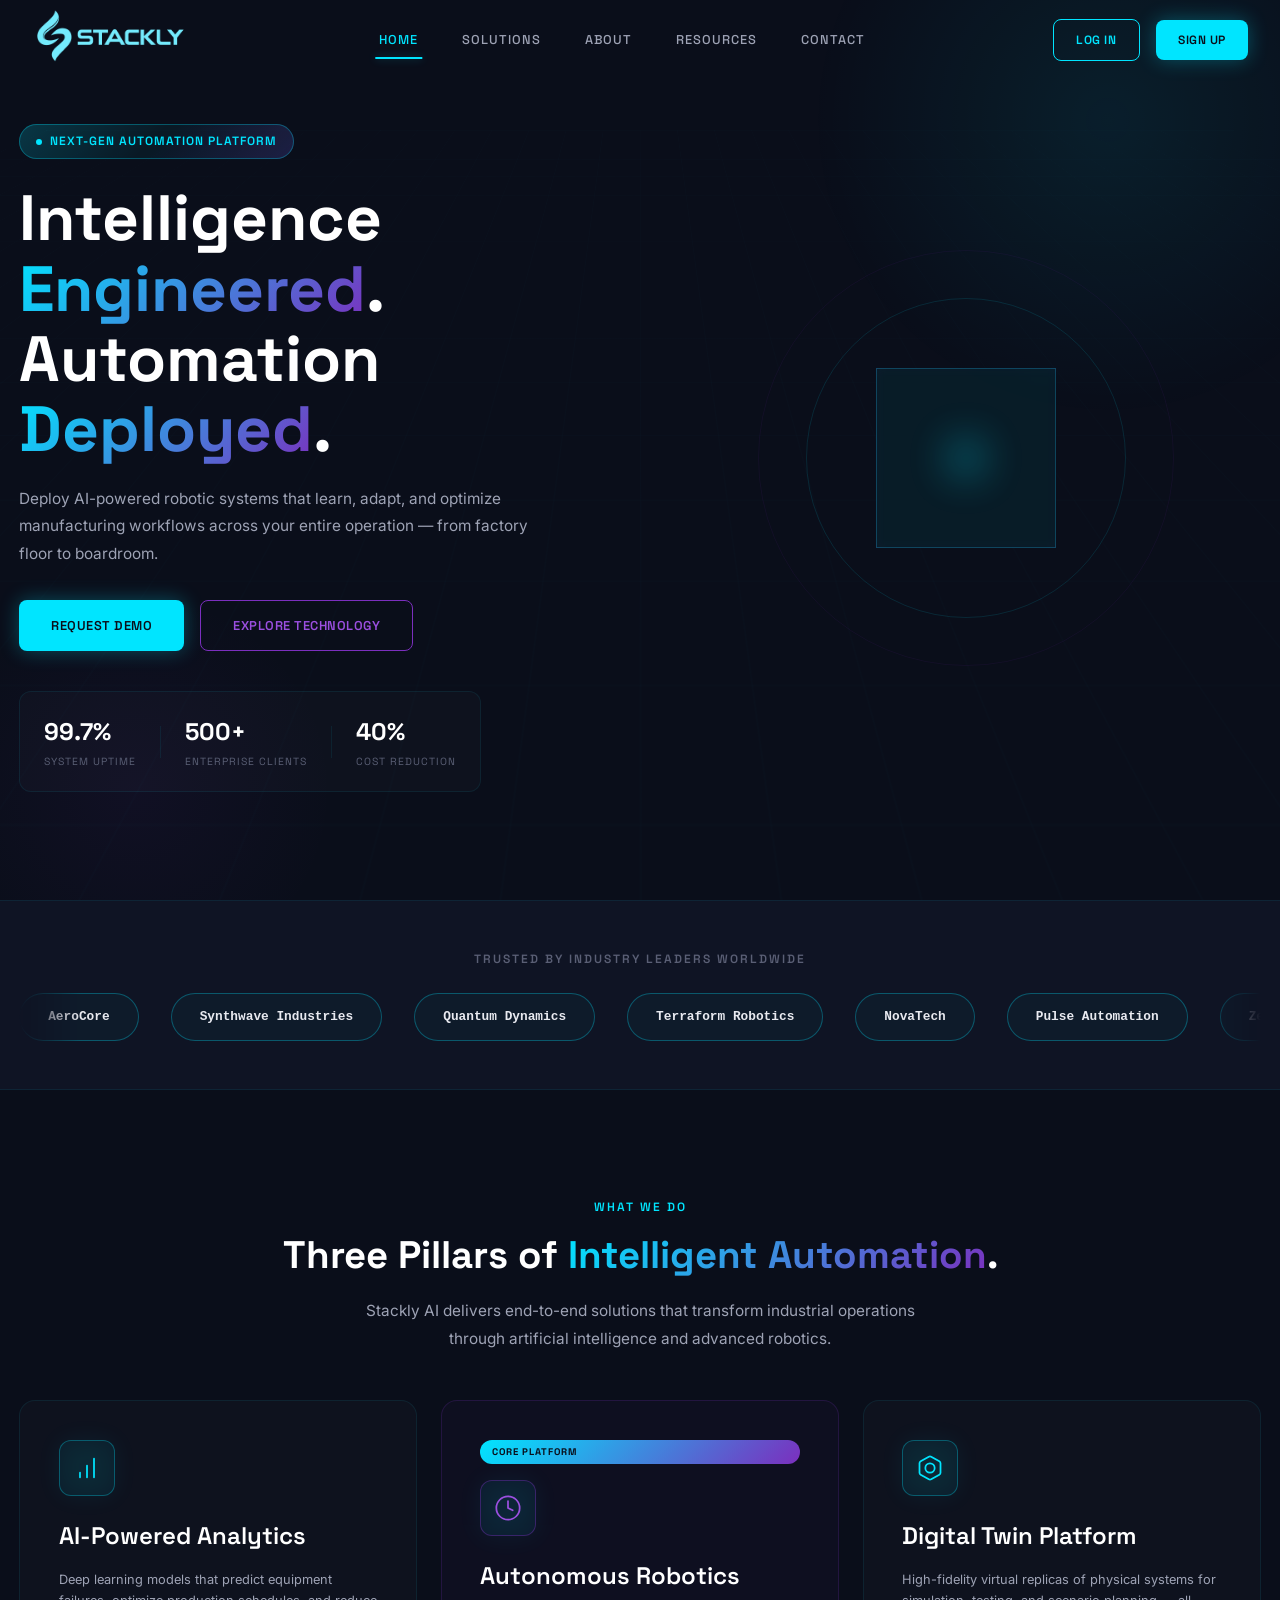
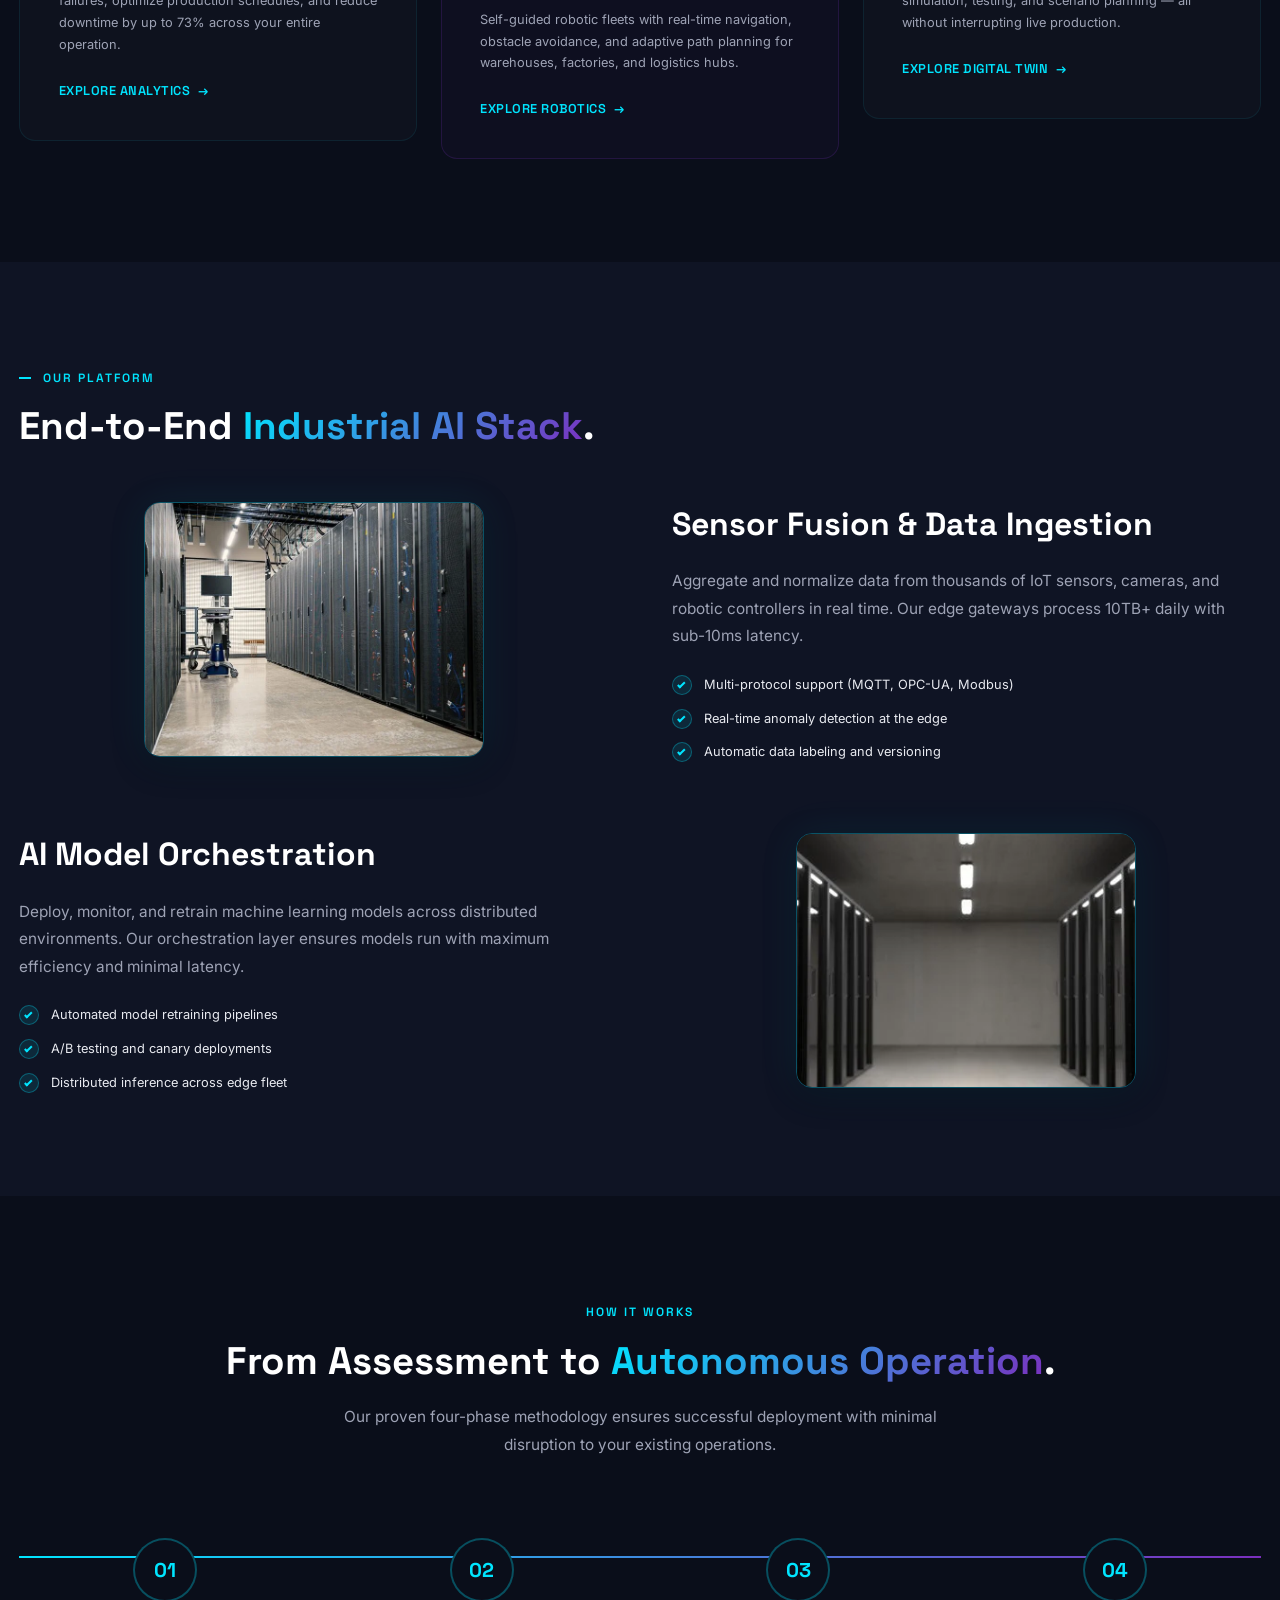
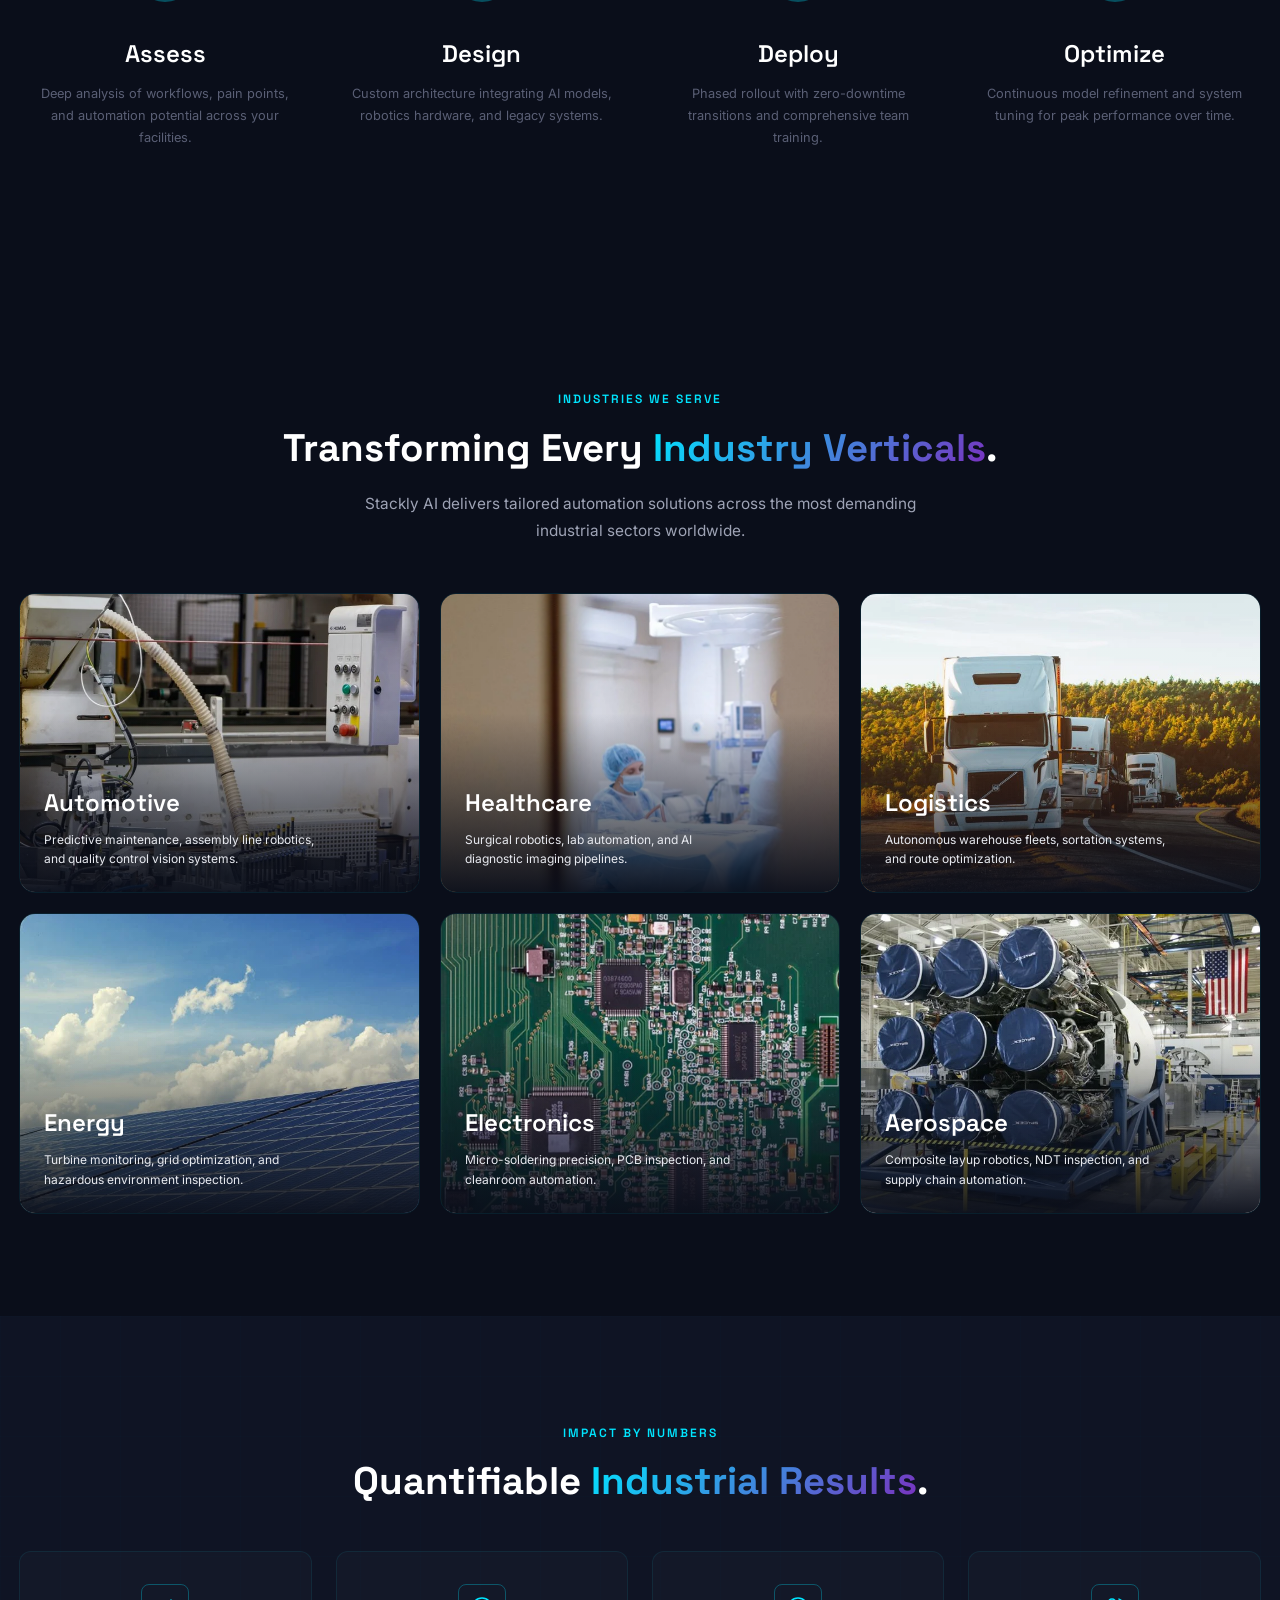
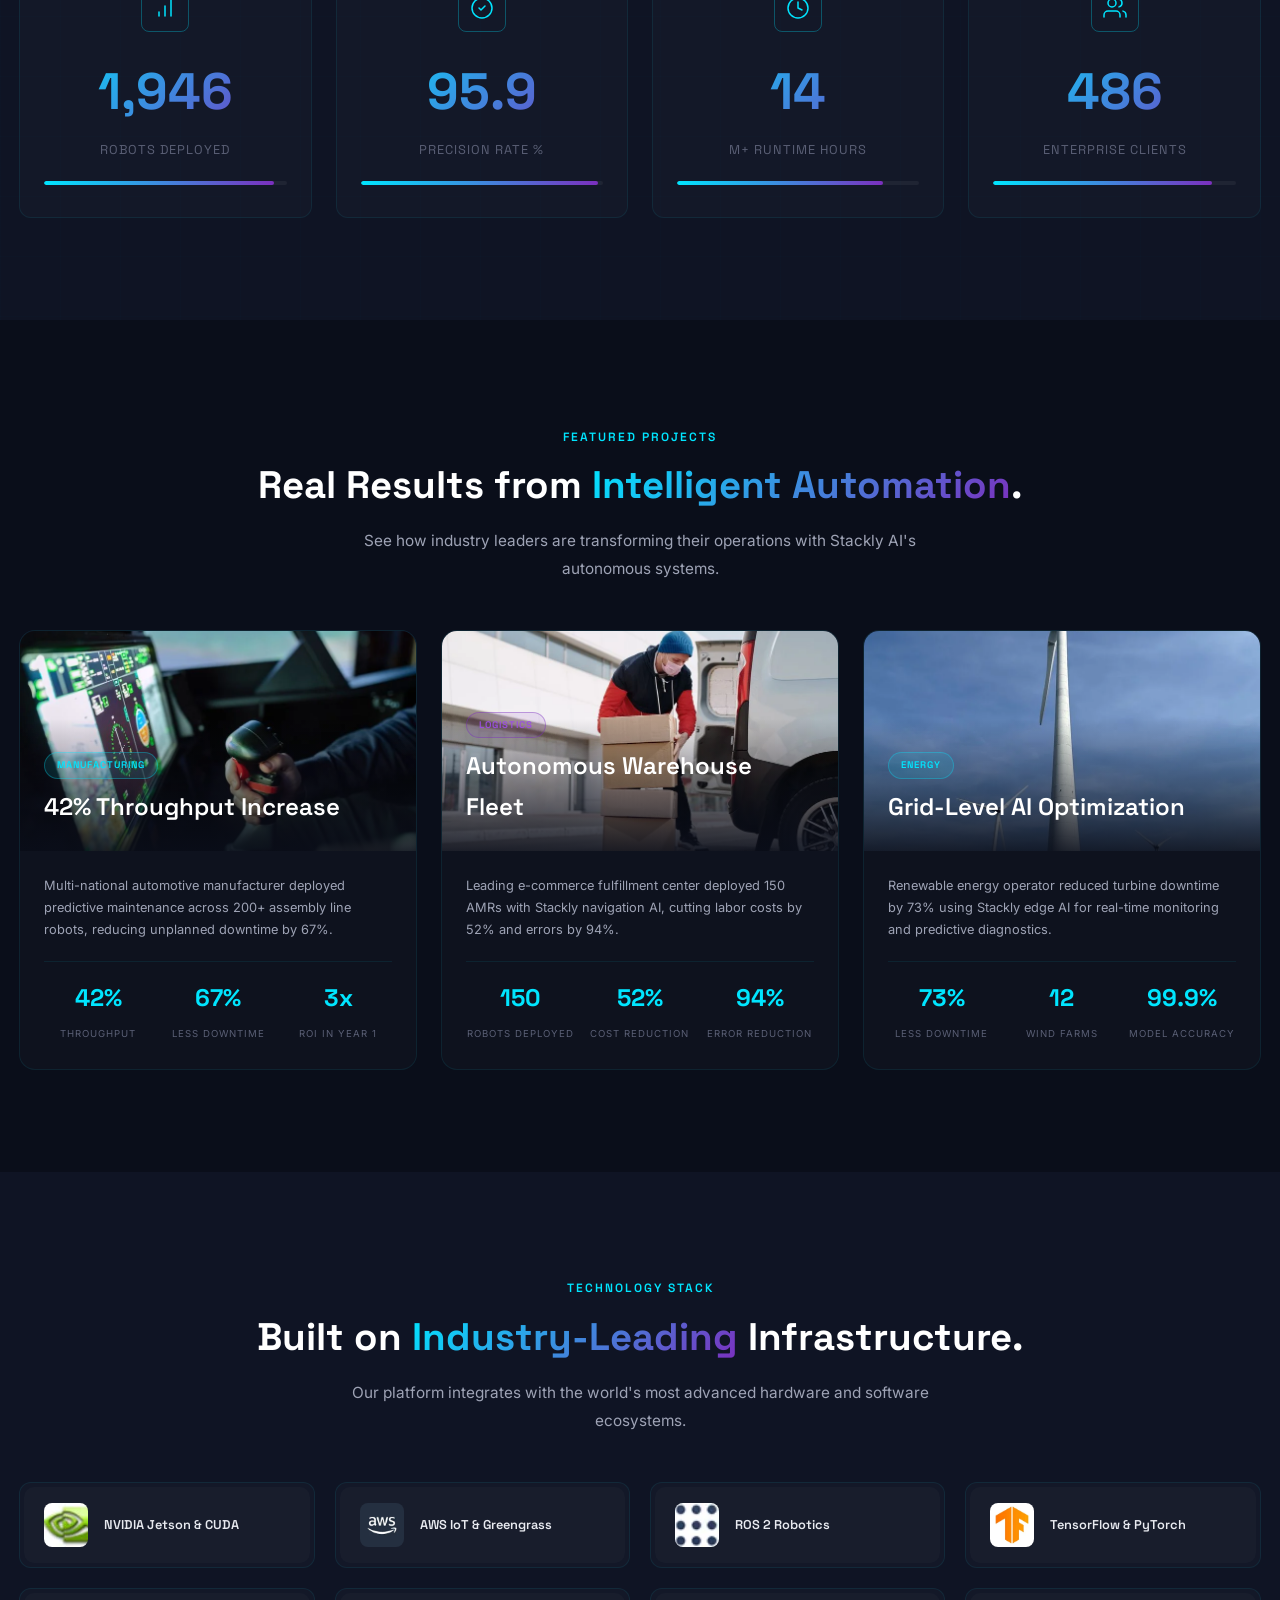
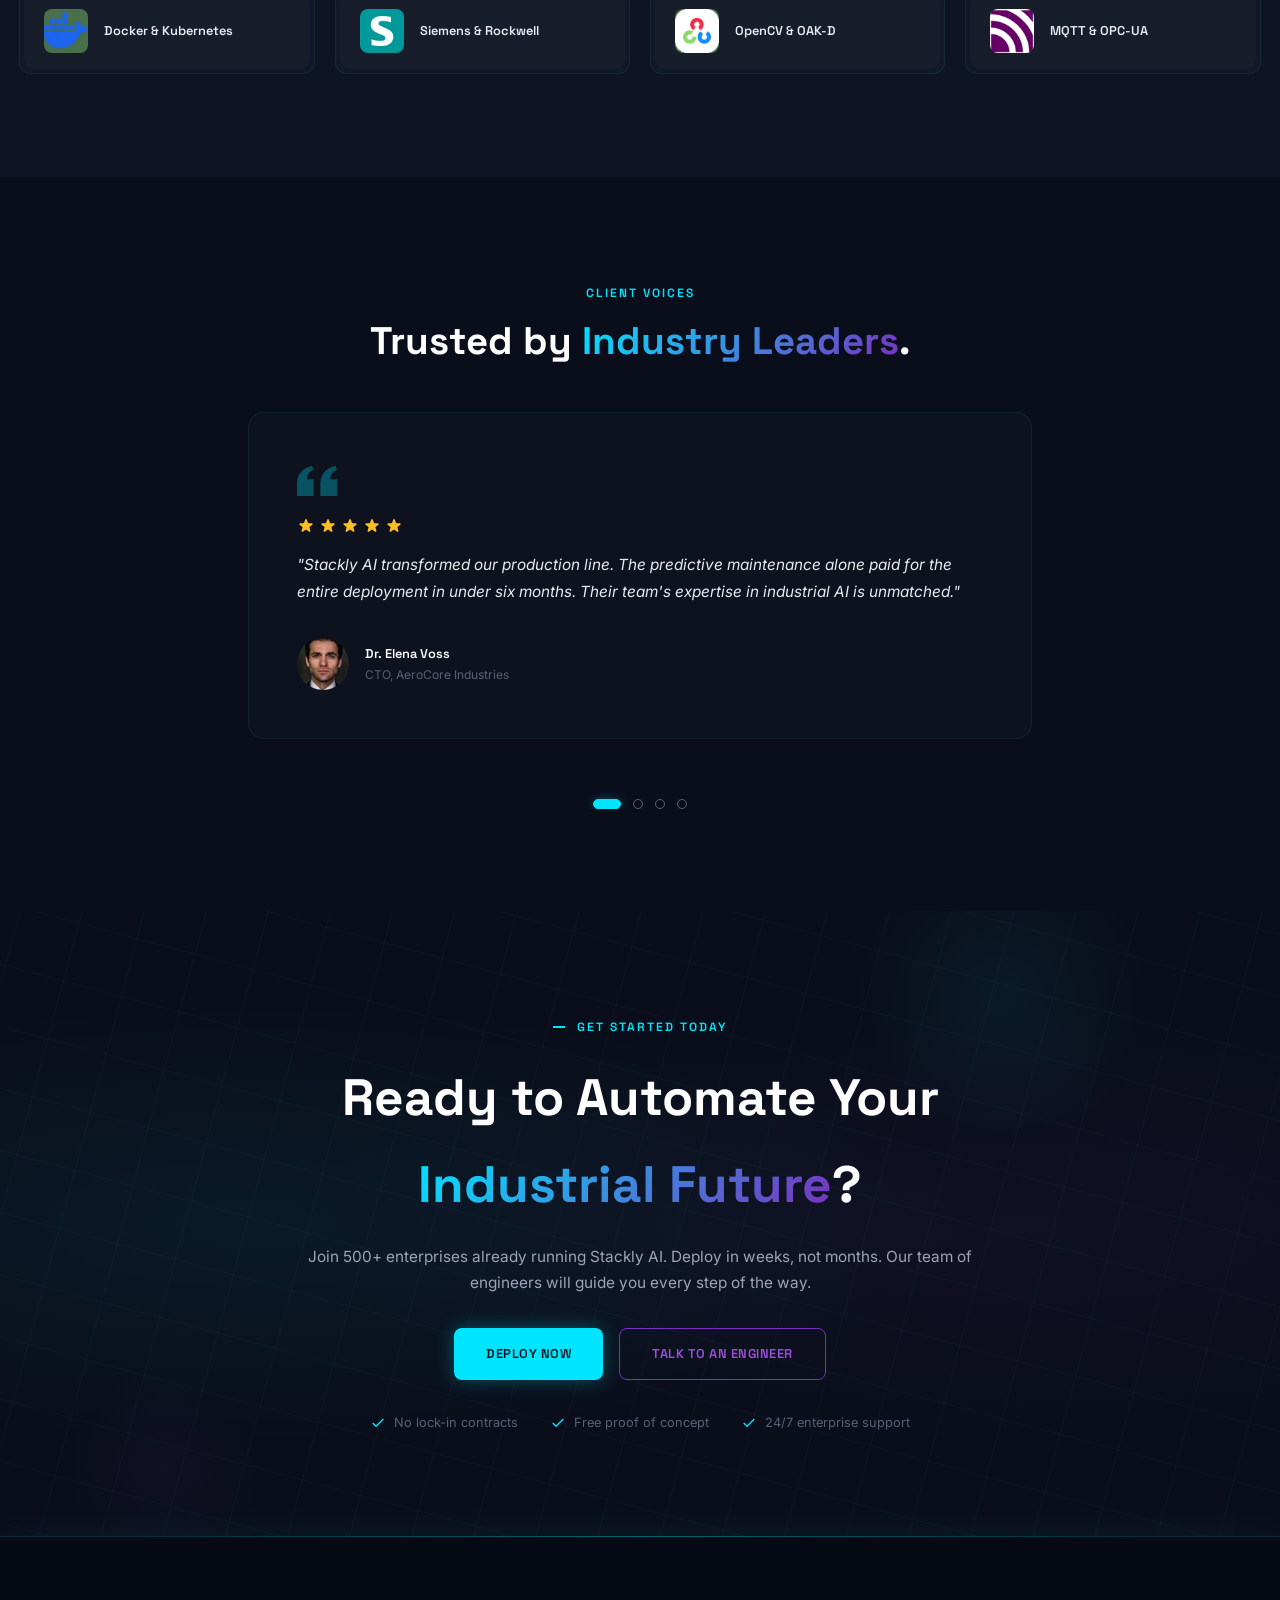
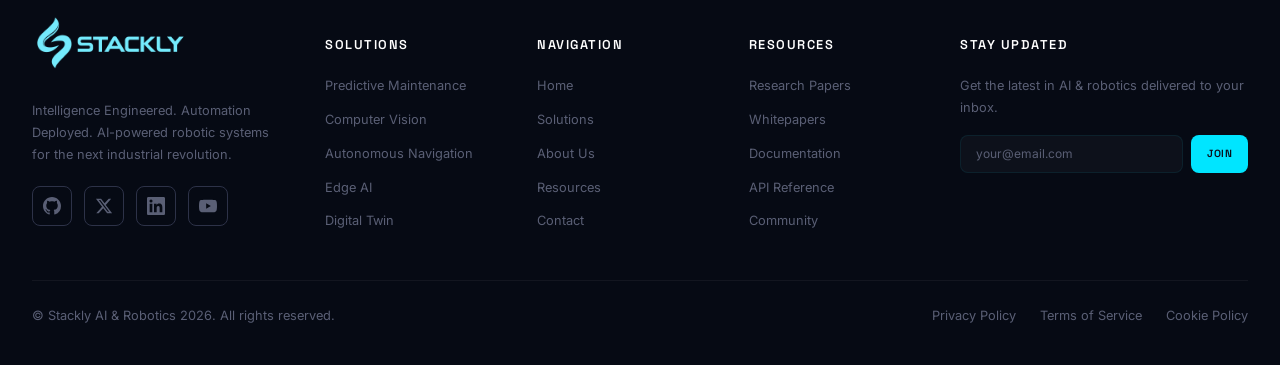
<file: index.html>
<!DOCTYPE html>
<html lang="en">
<head>
  <meta charset="UTF-8">
  <meta name="viewport" content="width=device-width, initial-scale=1.0">
  <title>Stackly AI & Robotics — Intelligence Engineered. Automation Deployed.</title>
  <meta name="description" content="Deploy AI-powered robotic systems that learn, adapt, and optimize manufacturing workflows.">
  <link rel="stylesheet" href="assets/css/style.css">
  <link rel="stylesheet" href="assets/css/header.css">
  <link rel="stylesheet" href="assets/css/home.css">
  <link rel="stylesheet" href="assets/css/footer.css">
  <link rel="stylesheet" href="assets/css/responsive.css">
</head>
<body>

  <!-- ============ HEADER ============ -->
  <header class="header" id="header">
    <div class="header-inner">
      <a href="index.html" class="header-logo">
        <div class="header-logo-icon">
          <img src="assets/images/logo-stackly.webp" alt="Stackly AI" class="header-logo-img">
        </div>
      </a>

      <nav class="header-nav" id="headerNav">
        <a href="index.html" class="active">Home</a>
        <a href="solutions.html">Solutions</a>
        <a href="about.html">About</a>
        <a href="resources.html">Resources</a>
        <a href="contact.html">Contact</a>
      </nav>

      <div class="header-actions">
        <a href="login.html" class="btn btn-ghost btn-login">Log In</a>
        <a href="signup.html" class="btn btn-cyan btn-signup">Sign Up</a>
        <button class="hamburger" id="hamburger" aria-label="Toggle menu">
          <span></span>
          <span></span>
          <span></span>
        </button>
      </div>
    </div>
  </header>

  <!-- Offcanvas Overlay -->
  <div class="offcanvas-overlay" id="offcanvasOverlay"></div>

  <!-- Offcanvas Menu -->
  <div class="offcanvas" id="offcanvas">
    <div class="offcanvas-header">
      <a href="index.html" class="header-logo">
        <div class="header-logo-icon">
          <img src="assets/images/logo-stackly.webp" alt="Stackly AI" class="header-logo-img">
        </div>
      </a>
      <button class="offcanvas-close" id="offcanvasClose" aria-label="Close menu">&times;</button>
    </div>
    <nav class="offcanvas-nav">
      <a href="index.html" class="active">Home</a>
      <a href="solutions.html">Solutions</a>
      <a href="about.html">About</a>
      <a href="resources.html">Resources</a>
      <a href="contact.html">Contact</a>
    </nav>
    <div class="offcanvas-actions">
      <a href="login.html" class="btn btn-ghost">Log In</a>
      <a href="signup.html" class="btn btn-cyan">Sign Up</a>
    </div>
  </div>

  <!-- ============ HERO ============ -->
  <section class="hero" id="hero">
    <div class="hero-bg">
      <div class="hero-grid-bg"></div>
      <div class="hero-glow-orb"></div>
      <div class="hero-glow-orb hero-glow-orb-2"></div>
    </div>
    <div class="hero-particles">
      <div class="hero-particle"></div>
      <div class="hero-particle"></div>
      <div class="hero-particle"></div>
      <div class="hero-particle"></div>
      <div class="hero-particle"></div>
      <div class="hero-particle"></div>
      <div class="hero-particle"></div>
      <div class="hero-particle"></div>
      <div class="hero-particle"></div>
      <div class="hero-particle"></div>
      <div class="hero-particle"></div>
      <div class="hero-particle"></div>
    </div>
    <div class="container">
      <div class="hero-grid">
        <div class="hero-content fade-left">
          <div class="hero-tag">
            <span class="hero-tag-dot"></span>
            Next-Gen Automation Platform
          </div>
          <h1 class="hero-title">Intelligence <span class="gradient-text">Engineered</span>.<br>Automation <span class="gradient-text">Deployed</span>.</h1>
          <p class="hero-desc">Deploy AI-powered robotic systems that learn, adapt, and optimize manufacturing workflows across your entire operation — from factory floor to boardroom.</p>
          <div class="hero-actions">
            <a href="404.html" class="btn btn-cyan magnetic">Request Demo</a>
            <a href="404.html" class="btn btn-violet magnetic">Explore Technology</a>
          </div>
          <div class="hero-metrics">
            <div class="hero-metric">
              <span class="hero-metric-value">99.7%</span>
              <span class="hero-metric-label">System Uptime</span>
            </div>
            <div class="hero-metric-divider"></div>
            <div class="hero-metric">
              <span class="hero-metric-value">500+</span>
              <span class="hero-metric-label">Enterprise Clients</span>
            </div>
            <div class="hero-metric-divider"></div>
            <div class="hero-metric">
              <span class="hero-metric-value">40%</span>
              <span class="hero-metric-label">Cost Reduction</span>
            </div>
          </div>
        </div>
        <div class="hero-visual fade-right">
          <div class="hero-cube-wrapper">
            <div class="hero-cube-ring"></div>
            <div class="hero-cube-ring hero-cube-ring-2"></div>
            <div class="hero-cube">
              <div class="hero-cube-face hero-cube-front"></div>
              <div class="hero-cube-face hero-cube-back"></div>
              <div class="hero-cube-face hero-cube-right"></div>
              <div class="hero-cube-face hero-cube-left"></div>
              <div class="hero-cube-face hero-cube-top"></div>
              <div class="hero-cube-face hero-cube-bottom"></div>
            </div>
            <div class="hero-cube-core"></div>
          </div>
        </div>
      </div>
    </div>
  </section>

  <!-- ============ TRUSTED PARTNERS ============ -->
  <section class="partners" id="partners">
    <div class="container">
      <p class="partners-label">Trusted by Industry Leaders Worldwide</p>
      <div class="partners-wrapper">
        <div class="partners-track">
          <span class="partner-pill">AeroCore</span>
          <span class="partner-pill">Synthwave Industries</span>
          <span class="partner-pill">Quantum Dynamics</span>
          <span class="partner-pill">Terraform Robotics</span>
          <span class="partner-pill">NovaTech</span>
          <span class="partner-pill">Pulse Automation</span>
          <span class="partner-pill">Zenith AI</span>
          <span class="partner-pill">CoreVault</span>
          <span class="partner-pill">AeroCore</span>
          <span class="partner-pill">Synthwave Industries</span>
          <span class="partner-pill">Quantum Dynamics</span>
          <span class="partner-pill">Terraform Robotics</span>
          <span class="partner-pill">NovaTech</span>
          <span class="partner-pill">Pulse Automation</span>
          <span class="partner-pill">Zenith AI</span>
          <span class="partner-pill">CoreVault</span>
        </div>
      </div>
    </div>
  </section>

  <!-- ============ WHAT WE DO ============ -->
  <section class="section" id="solutions">
    <div class="container">
      <div class="fade-up section-header-center">
        <span class="section-label">What We Do</span>
        <h2 class="section-title">Three Pillars of <span class="gradient-text">Intelligent Automation</span>.</h2>
        <p class="section-desc section-desc-center">Stackly AI delivers end-to-end solutions that transform industrial operations through artificial intelligence and advanced robotics.</p>
      </div>
      <div class="solutions-grid stagger-children">
        <div class="solution-card tilt-card">
          <div class="solution-card-glow"></div>
          <div class="solution-icon">
            <svg viewBox="0 0 24 24" fill="none" stroke="currentColor" stroke-width="1.5" stroke-linecap="round" stroke-linejoin="round"><path d="M12 20V10"/><path d="M18 20V4"/><path d="M6 20v-4"/></svg>
          </div>
          <h3 class="solution-title">AI-Powered Analytics</h3>
          <p class="solution-desc">Deep learning models that predict equipment failures, optimize production schedules, and reduce downtime by up to 73% across your entire operation.</p>
          <a href="404.html" class="solution-link">Explore Analytics <span class="solution-link-arrow">&rarr;</span></a>
        </div>
        <div class="solution-card solution-card-featured tilt-card">
          <div class="solution-card-glow"></div>
          <div class="solution-badge">Core Platform</div>
          <div class="solution-icon">
            <svg viewBox="0 0 24 24" fill="none" stroke="currentColor" stroke-width="1.5" stroke-linecap="round" stroke-linejoin="round"><circle cx="12" cy="12" r="10"/><path d="M12 6v6l4 2"/></svg>
          </div>
          <h3 class="solution-title">Autonomous Robotics</h3>
          <p class="solution-desc">Self-guided robotic fleets with real-time navigation, obstacle avoidance, and adaptive path planning for warehouses, factories, and logistics hubs.</p>
          <a href="404.html" class="solution-link">Explore Robotics <span class="solution-link-arrow">&rarr;</span></a>
        </div>
        <div class="solution-card tilt-card">
          <div class="solution-card-glow"></div>
          <div class="solution-icon">
            <svg viewBox="0 0 24 24" fill="none" stroke="currentColor" stroke-width="1.5" stroke-linecap="round" stroke-linejoin="round"><path d="M21 16V8a2 2 0 0 0-1-1.73l-7-4a2 2 0 0 0-2 0l-7 4A2 2 0 0 0 3 8v8a2 2 0 0 0 1 1.73l7 4a2 2 0 0 0 2 0l7-4A2 2 0 0 0 21 16z"/><circle cx="12" cy="12" r="4"/></svg>
          </div>
          <h3 class="solution-title">Digital Twin Platform</h3>
          <p class="solution-desc">High-fidelity virtual replicas of physical systems for simulation, testing, and scenario planning — all without interrupting live production.</p>
          <a href="404.html" class="solution-link">Explore Digital Twin <span class="solution-link-arrow">&rarr;</span></a>
        </div>
      </div>
    </div>
  </section>

  <!-- ============ OUR PLATFORM ============ -->
  <section class="section platform" id="platform">
    <div class="container">
      <div class="platform-intro fade-up">
        <span class="section-label">Our Platform</span>
        <h2 class="section-title">End-to-End <span class="gradient-text">Industrial AI Stack</span>.</h2>
      </div>
      <div class="platform-rows">
        <div class="platform-row">
          <div class="platform-visual fade-left">
            <img src="assets/images/platform-data.webp" alt="Sensor & Data Ingestion" class="platform-img" loading="lazy">
          </div>
          <div class="platform-content fade-right">
            <h3 class="platform-content-title">Sensor Fusion &amp; Data Ingestion</h3>
            <p class="platform-content-desc">Aggregate and normalize data from thousands of IoT sensors, cameras, and robotic controllers in real time. Our edge gateways process 10TB+ daily with sub-10ms latency.</p>
            <ul class="platform-features">
              <li class="platform-feature">
                <span class="platform-feature-check"></span>
                Multi-protocol support (MQTT, OPC-UA, Modbus)
              </li>
              <li class="platform-feature">
                <span class="platform-feature-check"></span>
                Real-time anomaly detection at the edge
              </li>
              <li class="platform-feature">
                <span class="platform-feature-check"></span>
                Automatic data labeling and versioning
              </li>
            </ul>
          </div>
        </div>
        <div class="platform-row platform-row-reverse">
          <div class="platform-content fade-left">
            <h3 class="platform-content-title">AI Model Orchestration</h3>
            <p class="platform-content-desc">Deploy, monitor, and retrain machine learning models across distributed environments. Our orchestration layer ensures models run with maximum efficiency and minimal latency.</p>
            <ul class="platform-features">
              <li class="platform-feature">
                <span class="platform-feature-check"></span>
                Automated model retraining pipelines
              </li>
              <li class="platform-feature">
                <span class="platform-feature-check"></span>
                A/B testing and canary deployments
              </li>
              <li class="platform-feature">
                <span class="platform-feature-check"></span>
                Distributed inference across edge fleet
              </li>
            </ul>
          </div>
          <div class="platform-visual fade-right">
            <img src="assets/images/platform-ai.webp" alt="AI Model Orchestration" class="platform-img" loading="lazy">
          </div>
        </div>
      </div>
    </div>
  </section>

  <!-- ============ HOW IT WORKS ============ -->
  <section class="section process" id="process">
    <div class="container">
      <div class="fade-up section-header-center">
        <span class="section-label">How It Works</span>
        <h2 class="section-title">From Assessment to <span class="gradient-text">Autonomous Operation</span>.</h2>
        <p class="section-desc section-desc-center">Our proven four-phase methodology ensures successful deployment with minimal disruption to your existing operations.</p>
      </div>
      <div class="timeline">
        <div class="timeline-line">
          <div class="timeline-line-progress"></div>
        </div>
        <div class="timeline-steps stagger-children">
          <div class="timeline-step">
            <div class="timeline-step-marker">
              <span class="timeline-step-num">01</span>
            </div>
            <div class="timeline-step-content">
              <h3 class="timeline-step-title">Assess</h3>
              <p class="timeline-step-desc">Deep analysis of workflows, pain points, and automation potential across your facilities.</p>
            </div>
          </div>
          <div class="timeline-step">
            <div class="timeline-step-marker">
              <span class="timeline-step-num">02</span>
            </div>
            <div class="timeline-step-content">
              <h3 class="timeline-step-title">Design</h3>
              <p class="timeline-step-desc">Custom architecture integrating AI models, robotics hardware, and legacy systems.</p>
            </div>
          </div>
          <div class="timeline-step">
            <div class="timeline-step-marker">
              <span class="timeline-step-num">03</span>
            </div>
            <div class="timeline-step-content">
              <h3 class="timeline-step-title">Deploy</h3>
              <p class="timeline-step-desc">Phased rollout with zero-downtime transitions and comprehensive team training.</p>
            </div>
          </div>
          <div class="timeline-step">
            <div class="timeline-step-marker">
              <span class="timeline-step-num">04</span>
            </div>
            <div class="timeline-step-content">
              <h3 class="timeline-step-title">Optimize</h3>
              <p class="timeline-step-desc">Continuous model refinement and system tuning for peak performance over time.</p>
            </div>
          </div>
        </div>
      </div>
    </div>
  </section>

  <!-- ============ INDUSTRIES WE SERVE ============ -->
  <section class="section industries" id="industries">
    <div class="container">
      <div class="fade-up section-header-center">
        <span class="section-label">Industries We Serve</span>
        <h2 class="section-title">Transforming Every <span class="gradient-text">Industry Verticals</span>.</h2>
        <p class="section-desc section-desc-center">Stackly AI delivers tailored automation solutions across the most demanding industrial sectors worldwide.</p>
      </div>
      <div class="industries-grid stagger-children">
        <div class="industry-card tilt-card">
          <div class="industry-card-glow"></div>
          <img src="assets/images/industry-automotive.webp" alt="Automotive" class="industry-img" loading="lazy">
          <div class="industry-overlay">
            <h3 class="industry-name">Automotive</h3>
            <p class="industry-desc">Predictive maintenance, assembly line robotics, and quality control vision systems.</p>
          </div>
        </div>
        <div class="industry-card tilt-card">
          <div class="industry-card-glow"></div>
          <img src="assets/images/industry-healthcare.webp" alt="Healthcare" class="industry-img" loading="lazy">
          <div class="industry-overlay">
            <h3 class="industry-name">Healthcare</h3>
            <p class="industry-desc">Surgical robotics, lab automation, and AI diagnostic imaging pipelines.</p>
          </div>
        </div>
        <div class="industry-card tilt-card">
          <div class="industry-card-glow"></div>
          <img src="assets/images/industry-logistics.webp" alt="Logistics" class="industry-img" loading="lazy">
          <div class="industry-overlay">
            <h3 class="industry-name">Logistics</h3>
            <p class="industry-desc">Autonomous warehouse fleets, sortation systems, and route optimization.</p>
          </div>
        </div>
        <div class="industry-card tilt-card">
          <div class="industry-card-glow"></div>
          <img src="assets/images/industry-energy.webp" alt="Energy" class="industry-img" loading="lazy">
          <div class="industry-overlay">
            <h3 class="industry-name">Energy</h3>
            <p class="industry-desc">Turbine monitoring, grid optimization, and hazardous environment inspection.</p>
          </div>
        </div>
        <div class="industry-card tilt-card">
          <div class="industry-card-glow"></div>
          <img src="assets/images/industry-electronics.webp" alt="Electronics" class="industry-img" loading="lazy">
          <div class="industry-overlay">
            <h3 class="industry-name">Electronics</h3>
            <p class="industry-desc">Micro-soldering precision, PCB inspection, and cleanroom automation.</p>
          </div>
        </div>
        <div class="industry-card tilt-card">
          <div class="industry-card-glow"></div>
          <img src="assets/images/industry-aerospace.webp" alt="Aerospace" class="industry-img" loading="lazy">
          <div class="industry-overlay">
            <h3 class="industry-name">Aerospace</h3>
            <p class="industry-desc">Composite layup robotics, NDT inspection, and supply chain automation.</p>
          </div>
        </div>
      </div>
    </div>
  </section>

  <!-- ============ IMPACT BY NUMBERS ============ -->
  <section class="section impact" id="impact">
    <div class="impact-bg-grid"></div>
    <div class="container">
      <div class="fade-up section-header-center">
        <span class="section-label">Impact by Numbers</span>
        <h2 class="section-title">Quantifiable <span class="gradient-text">Industrial Results</span>.</h2>
      </div>
      <div class="impact-grid stagger-children">
        <div class="impact-item">
          <div class="impact-icon">
            <svg viewBox="0 0 24 24" fill="none" stroke="currentColor" stroke-width="1.5" stroke-linecap="round" stroke-linejoin="round"><path d="M12 20V10"/><path d="M18 20V4"/><path d="M6 20v-4"/></svg>
          </div>
          <div class="impact-number" data-count="2000">0</div>
          <div class="impact-label">Robots Deployed</div>
          <div class="impact-bar">
            <div class="impact-bar-fill" style="width: 0%"></div>
          </div>
        </div>
        <div class="impact-item">
          <div class="impact-icon">
            <svg viewBox="0 0 24 24" fill="none" stroke="currentColor" stroke-width="1.5" stroke-linecap="round" stroke-linejoin="round"><circle cx="12" cy="12" r="10"/><path d="m9 12 2 2 4-4"/></svg>
          </div>
          <div class="impact-number" data-count="98.6">0</div>
          <div class="impact-label">Precision Rate %</div>
          <div class="impact-bar">
            <div class="impact-bar-fill" style="width: 0%"></div>
          </div>
        </div>
        <div class="impact-item">
          <div class="impact-icon">
            <svg viewBox="0 0 24 24" fill="none" stroke="currentColor" stroke-width="1.5" stroke-linecap="round" stroke-linejoin="round"><circle cx="12" cy="12" r="10"/><path d="M12 6v6l4 2"/></svg>
          </div>
          <div class="impact-number" data-count="15">0</div>
          <div class="impact-label">M+ Runtime Hours</div>
          <div class="impact-bar">
            <div class="impact-bar-fill" style="width: 0%"></div>
          </div>
        </div>
        <div class="impact-item">
          <div class="impact-icon">
            <svg viewBox="0 0 24 24" fill="none" stroke="currentColor" stroke-width="1.5" stroke-linecap="round" stroke-linejoin="round"><path d="M17 21v-2a4 4 0 0 0-4-4H5a4 4 0 0 0-4 4v2"/><circle cx="9" cy="7" r="4"/><path d="M23 21v-2a4 4 0 0 0-3-3.87"/><path d="M16 3.13a4 4 0 0 1 0 7.75"/></svg>
          </div>
          <div class="impact-number" data-count="500">0</div>
          <div class="impact-label">Enterprise Clients</div>
          <div class="impact-bar">
            <div class="impact-bar-fill" style="width: 0%"></div>
          </div>
        </div>
      </div>
    </div>
  </section>

  <!-- ============ FEATURED PROJECTS ============ -->
  <section class="section" id="projects">
    <div class="container">
      <div class="fade-up section-header-center">
        <span class="section-label">Featured Projects</span>
        <h2 class="section-title">Real Results from <span class="gradient-text">Intelligent Automation</span>.</h2>
        <p class="section-desc section-desc-center">See how industry leaders are transforming their operations with Stackly AI's autonomous systems.</p>
      </div>
      <div class="projects-grid stagger-children">
        <div class="project-card tilt-card">
          <div class="project-image">
            <img src="assets/images/project-manufacturing.webp" alt="Manufacturing automation" class="project-img" loading="lazy">
            <div class="project-image-overlay"></div>
            <div class="project-image-content">
              <span class="project-tag tag-cyan">Manufacturing</span>
              <h3 class="project-card-title">42% Throughput Increase</h3>
            </div>
          </div>
          <div class="project-body">
            <p class="project-desc">Multi-national automotive manufacturer deployed predictive maintenance across 200+ assembly line robots, reducing unplanned downtime by 67%.</p>
            <div class="project-stats">
              <div class="project-stat">
                <span class="project-stat-value">42%</span>
                <span class="project-stat-label">Throughput</span>
              </div>
              <div class="project-stat">
                <span class="project-stat-value">67%</span>
                <span class="project-stat-label">Less Downtime</span>
              </div>
              <div class="project-stat">
                <span class="project-stat-value">3x</span>
                <span class="project-stat-label">ROI in Year 1</span>
              </div>
            </div>
          </div>
        </div>
        <div class="project-card tilt-card">
          <div class="project-image">
            <img src="assets/images/project-logistics.webp" alt="Autonomous warehouse fleet" class="project-img" loading="lazy">
            <div class="project-image-overlay"></div>
            <div class="project-image-content">
              <span class="project-tag tag-violet">Logistics</span>
              <h3 class="project-card-title">Autonomous Warehouse Fleet</h3>
            </div>
          </div>
          <div class="project-body">
            <p class="project-desc">Leading e-commerce fulfillment center deployed 150 AMRs with Stackly navigation AI, cutting labor costs by 52% and errors by 94%.</p>
            <div class="project-stats">
              <div class="project-stat">
                <span class="project-stat-value">150</span>
                <span class="project-stat-label">Robots Deployed</span>
              </div>
              <div class="project-stat">
                <span class="project-stat-value">52%</span>
                <span class="project-stat-label">Cost Reduction</span>
              </div>
              <div class="project-stat">
                <span class="project-stat-value">94%</span>
                <span class="project-stat-label">Error Reduction</span>
              </div>
            </div>
          </div>
        </div>
        <div class="project-card tilt-card">
          <div class="project-image">
            <img src="assets/images/project-energy.webp" alt="Energy grid optimization" class="project-img" loading="lazy">
            <div class="project-image-overlay"></div>
            <div class="project-image-content">
              <span class="project-tag tag-cyan">Energy</span>
              <h3 class="project-card-title">Grid-Level AI Optimization</h3>
            </div>
          </div>
          <div class="project-body">
            <p class="project-desc">Renewable energy operator reduced turbine downtime by 73% using Stackly edge AI for real-time monitoring and predictive diagnostics.</p>
            <div class="project-stats">
              <div class="project-stat">
                <span class="project-stat-value">73%</span>
                <span class="project-stat-label">Less Downtime</span>
              </div>
              <div class="project-stat">
                <span class="project-stat-value">12</span>
                <span class="project-stat-label">Wind Farms</span>
              </div>
              <div class="project-stat">
                <span class="project-stat-value">99.9%</span>
                <span class="project-stat-label">Model Accuracy</span>
              </div>
            </div>
          </div>
        </div>
      </div>
    </div>
  </section>

  <!-- ============ TECH STACK ============ -->
  <section class="section tech-stack" id="stack">
    <div class="container">
      <div class="fade-up section-header-center">
        <span class="section-label">Technology Stack</span>
        <h2 class="section-title">Built on <span class="gradient-text">Industry-Leading</span> Infrastructure.</h2>
        <p class="section-desc section-desc-center">Our platform integrates with the world's most advanced hardware and software ecosystems.</p>
      </div>
      <div class="stack-grid stagger-children">
        <div class="stack-item">
          <div class="stack-item-inner">
            <img src="assets/images/stack-nvidia.webp" alt="NVIDIA" class="stack-logo" loading="lazy">
            <span class="stack-label">NVIDIA Jetson & CUDA</span>
          </div>
        </div>
        <div class="stack-item">
          <div class="stack-item-inner">
            <img src="assets/images/stack-aws.webp" alt="AWS" class="stack-logo" loading="lazy">
            <span class="stack-label">AWS IoT & Greengrass</span>
          </div>
        </div>
        <div class="stack-item">
          <div class="stack-item-inner">
            <img src="assets/images/stack-ros.webp" alt="ROS" class="stack-logo" loading="lazy">
            <span class="stack-label">ROS 2 Robotics</span>
          </div>
        </div>
        <div class="stack-item">
          <div class="stack-item-inner">
            <img src="assets/images/stack-tensorflow.webp" alt="TensorFlow" class="stack-logo" loading="lazy">
            <span class="stack-label">TensorFlow & PyTorch</span>
          </div>
        </div>
        <div class="stack-item">
          <div class="stack-item-inner">
            <img src="assets/images/stack-docker.webp" alt="Docker" class="stack-logo" loading="lazy">
            <span class="stack-label">Docker & Kubernetes</span>
          </div>
        </div>
        <div class="stack-item">
          <div class="stack-item-inner">
            <img src="assets/images/stack-siemens.webp" alt="Siemens" class="stack-logo" loading="lazy">
            <span class="stack-label">Siemens & Rockwell</span>
          </div>
        </div>
        <div class="stack-item">
          <div class="stack-item-inner">
            <img src="assets/images/stack-opencv.webp" alt="OpenCV" class="stack-logo" loading="lazy">
            <span class="stack-label">OpenCV & OAK-D</span>
          </div>
        </div>
        <div class="stack-item">
          <div class="stack-item-inner">
            <img src="assets/images/stack-mqtt.webp" alt="MQTT" class="stack-logo" loading="lazy">
            <span class="stack-label">MQTT & OPC-UA</span>
          </div>
        </div>
      </div>
    </div>
  </section>

  <!-- ============ CLIENT VOICES ============ -->
  <section class="section voices" id="testimonials">
    <div class="container">
      <div class="fade-up section-header-center">
        <span class="section-label">Client Voices</span>
        <h2 class="section-title">Trusted by <span class="gradient-text">Industry Leaders</span>.</h2>
      </div>
      <div class="carousel" id="testimonialCarousel">
        <div class="carousel-track">
          <div class="carousel-slide">
            <div class="carousel-card">
              <div class="carousel-quote-icon">
                <svg viewBox="0 0 24 24" fill="currentColor"><path d="M14.017 21v-7.391c0-5.704 3.731-9.57 8.983-10.609l.995 2.151c-2.432.917-3.995 3.638-3.995 5.849h4v10H14.017zM0 21v-7.391c0-5.704 3.731-9.57 8.983-10.609l.995 2.151C7.546 6.068 5.983 8.789 5.983 11H10v10H0z"/></svg>
              </div>
              <div class="carousel-stars">
                <svg class="carousel-star" viewBox="0 0 20 20" fill="currentColor"><path d="M9.049 2.927c.3-.921 1.603-.921 1.902 0l1.07 3.292a1 1 0 00.95.69h3.462c.969 0 1.371 1.24.588 1.81l-2.8 2.034a1 1 0 00-.364 1.118l1.07 3.292c.3.921-.755 1.688-1.54 1.118l-2.8-2.034a1 1 0 00-1.175 0l-2.8 2.034c-.784.57-1.838-.197-1.539-1.118l1.07-3.292a1 1 0 00-.364-1.118L2.98 8.72c-.783-.57-.38-1.81.588-1.81h3.461a1 1 0 00.951-.69l1.07-3.292z"/></svg>
                <svg class="carousel-star" viewBox="0 0 20 20" fill="currentColor"><path d="M9.049 2.927c.3-.921 1.603-.921 1.902 0l1.07 3.292a1 1 0 00.95.69h3.462c.969 0 1.371 1.24.588 1.81l-2.8 2.034a1 1 0 00-.364 1.118l1.07 3.292c.3.921-.755 1.688-1.54 1.118l-2.8-2.034a1 1 0 00-1.175 0l-2.8 2.034c-.784.57-1.838-.197-1.539-1.118l1.07-3.292a1 1 0 00-.364-1.118L2.98 8.72c-.783-.57-.38-1.81.588-1.81h3.461a1 1 0 00.951-.69l1.07-3.292z"/></svg>
                <svg class="carousel-star" viewBox="0 0 20 20" fill="currentColor"><path d="M9.049 2.927c.3-.921 1.603-.921 1.902 0l1.07 3.292a1 1 0 00.95.69h3.462c.969 0 1.371 1.24.588 1.81l-2.8 2.034a1 1 0 00-.364 1.118l1.07 3.292c.3.921-.755 1.688-1.54 1.118l-2.8-2.034a1 1 0 00-1.175 0l-2.8 2.034c-.784.57-1.838-.197-1.539-1.118l1.07-3.292a1 1 0 00-.364-1.118L2.98 8.72c-.783-.57-.38-1.81.588-1.81h3.461a1 1 0 00.951-.69l1.07-3.292z"/></svg>
                <svg class="carousel-star" viewBox="0 0 20 20" fill="currentColor"><path d="M9.049 2.927c.3-.921 1.603-.921 1.902 0l1.07 3.292a1 1 0 00.95.69h3.462c.969 0 1.371 1.24.588 1.81l-2.8 2.034a1 1 0 00-.364 1.118l1.07 3.292c.3.921-.755 1.688-1.54 1.118l-2.8-2.034a1 1 0 00-1.175 0l-2.8 2.034c-.784.57-1.838-.197-1.539-1.118l1.07-3.292a1 1 0 00-.364-1.118L2.98 8.72c-.783-.57-.38-1.81.588-1.81h3.461a1 1 0 00.951-.69l1.07-3.292z"/></svg>
                <svg class="carousel-star" viewBox="0 0 20 20" fill="currentColor"><path d="M9.049 2.927c.3-.921 1.603-.921 1.902 0l1.07 3.292a1 1 0 00.95.69h3.462c.969 0 1.371 1.24.588 1.81l-2.8 2.034a1 1 0 00-.364 1.118l1.07 3.292c.3.921-.755 1.688-1.54 1.118l-2.8-2.034a1 1 0 00-1.175 0l-2.8 2.034c-.784.57-1.838-.197-1.539-1.118l1.07-3.292a1 1 0 00-.364-1.118L2.98 8.72c-.783-.57-.38-1.81.588-1.81h3.461a1 1 0 00.951-.69l1.07-3.292z"/></svg>
              </div>
              <p class="carousel-quote">"Stackly AI transformed our production line. The predictive maintenance alone paid for the entire deployment in under six months. Their team's expertise in industrial AI is unmatched."</p>
              <div class="carousel-author">
                <div class="carousel-avatar">
                  <img class="carousel-avatar-img" src="assets/images/about-team1.webp" alt="Dr. Elena Voss" loading="lazy">
                </div>
                <div>
                  <div class="carousel-name">Dr. Elena Voss</div>
                  <div class="carousel-role">CTO, AeroCore Industries</div>
                </div>
              </div>
            </div>
          </div>
          <div class="carousel-slide">
            <div class="carousel-card">
              <div class="carousel-quote-icon">
                <svg viewBox="0 0 24 24" fill="currentColor"><path d="M14.017 21v-7.391c0-5.704 3.731-9.57 8.983-10.609l.995 2.151c-2.432.917-3.995 3.638-3.995 5.849h4v10H14.017zM0 21v-7.391c0-5.704 3.731-9.57 8.983-10.609l.995 2.151C7.546 6.068 5.983 8.789 5.983 11H10v10H0z"/></svg>
              </div>
              <div class="carousel-stars">
                <svg class="carousel-star" viewBox="0 0 20 20" fill="currentColor"><path d="M9.049 2.927c.3-.921 1.603-.921 1.902 0l1.07 3.292a1 1 0 00.95.69h3.462c.969 0 1.371 1.24.588 1.81l-2.8 2.034a1 1 0 00-.364 1.118l1.07 3.292c.3.921-.755 1.688-1.54 1.118l-2.8-2.034a1 1 0 00-1.175 0l-2.8 2.034c-.784.57-1.838-.197-1.539-1.118l1.07-3.292a1 1 0 00-.364-1.118L2.98 8.72c-.783-.57-.38-1.81.588-1.81h3.461a1 1 0 00.951-.69l1.07-3.292z"/></svg>
                <svg class="carousel-star" viewBox="0 0 20 20" fill="currentColor"><path d="M9.049 2.927c.3-.921 1.603-.921 1.902 0l1.07 3.292a1 1 0 00.95.69h3.462c.969 0 1.371 1.24.588 1.81l-2.8 2.034a1 1 0 00-.364 1.118l1.07 3.292c.3.921-.755 1.688-1.54 1.118l-2.8-2.034a1 1 0 00-1.175 0l-2.8 2.034c-.784.57-1.838-.197-1.539-1.118l1.07-3.292a1 1 0 00-.364-1.118L2.98 8.72c-.783-.57-.38-1.81.588-1.81h3.461a1 1 0 00.951-.69l1.07-3.292z"/></svg>
                <svg class="carousel-star" viewBox="0 0 20 20" fill="currentColor"><path d="M9.049 2.927c.3-.921 1.603-.921 1.902 0l1.07 3.292a1 1 0 00.95.69h3.462c.969 0 1.371 1.24.588 1.81l-2.8 2.034a1 1 0 00-.364 1.118l1.07 3.292c.3.921-.755 1.688-1.54 1.118l-2.8-2.034a1 1 0 00-1.175 0l-2.8 2.034c-.784.57-1.838-.197-1.539-1.118l1.07-3.292a1 1 0 00-.364-1.118L2.98 8.72c-.783-.57-.38-1.81.588-1.81h3.461a1 1 0 00.951-.69l1.07-3.292z"/></svg>
                <svg class="carousel-star" viewBox="0 0 20 20" fill="currentColor"><path d="M9.049 2.927c.3-.921 1.603-.921 1.902 0l1.07 3.292a1 1 0 00.95.69h3.462c.969 0 1.371 1.24.588 1.81l-2.8 2.034a1 1 0 00-.364 1.118l1.07 3.292c.3.921-.755 1.688-1.54 1.118l-2.8-2.034a1 1 0 00-1.175 0l-2.8 2.034c-.784.57-1.838-.197-1.539-1.118l1.07-3.292a1 1 0 00-.364-1.118L2.98 8.72c-.783-.57-.38-1.81.588-1.81h3.461a1 1 0 00.951-.69l1.07-3.292z"/></svg>
                <svg class="carousel-star" viewBox="0 0 20 20" fill="currentColor"><path d="M9.049 2.927c.3-.921 1.603-.921 1.902 0l1.07 3.292a1 1 0 00.95.69h3.462c.969 0 1.371 1.24.588 1.81l-2.8 2.034a1 1 0 00-.364 1.118l1.07 3.292c.3.921-.755 1.688-1.54 1.118l-2.8-2.034a1 1 0 00-1.175 0l-2.8 2.034c-.784.57-1.838-.197-1.539-1.118l1.07-3.292a1 1 0 00-.364-1.118L2.98 8.72c-.783-.57-.38-1.81.588-1.81h3.461a1 1 0 00.951-.69l1.07-3.292z"/></svg>
              </div>
              <p class="carousel-quote">"The autonomous navigation system reduced our warehouse operating costs by 52% while increasing throughput by 35%. Stackly's deployment was seamless and the training exceeded our expectations."</p>
              <div class="carousel-author">
                <div class="carousel-avatar">
                  <img class="carousel-avatar-img" src="assets/images/about-team2.webp" alt="Marcus Kwon" loading="lazy">
                </div>
                <div>
                  <div class="carousel-name">Marcus Kwon</div>
                  <div class="carousel-role">VP Operations, Synthwave Logistics</div>
                </div>
              </div>
            </div>
          </div>
          <div class="carousel-slide">
            <div class="carousel-card">
              <div class="carousel-quote-icon">
                <svg viewBox="0 0 24 24" fill="currentColor"><path d="M14.017 21v-7.391c0-5.704 3.731-9.57 8.983-10.609l.995 2.151c-2.432.917-3.995 3.638-3.995 5.849h4v10H14.017zM0 21v-7.391c0-5.704 3.731-9.57 8.983-10.609l.995 2.151C7.546 6.068 5.983 8.789 5.983 11H10v10H0z"/></svg>
              </div>
              <div class="carousel-stars">
                <svg class="carousel-star" viewBox="0 0 20 20" fill="currentColor"><path d="M9.049 2.927c.3-.921 1.603-.921 1.902 0l1.07 3.292a1 1 0 00.95.69h3.462c.969 0 1.371 1.24.588 1.81l-2.8 2.034a1 1 0 00-.364 1.118l1.07 3.292c.3.921-.755 1.688-1.54 1.118l-2.8-2.034a1 1 0 00-1.175 0l-2.8 2.034c-.784.57-1.838-.197-1.539-1.118l1.07-3.292a1 1 0 00-.364-1.118L2.98 8.72c-.783-.57-.38-1.81.588-1.81h3.461a1 1 0 00.951-.69l1.07-3.292z"/></svg>
                <svg class="carousel-star" viewBox="0 0 20 20" fill="currentColor"><path d="M9.049 2.927c.3-.921 1.603-.921 1.902 0l1.07 3.292a1 1 0 00.95.69h3.462c.969 0 1.371 1.24.588 1.81l-2.8 2.034a1 1 0 00-.364 1.118l1.07 3.292c.3.921-.755 1.688-1.54 1.118l-2.8-2.034a1 1 0 00-1.175 0l-2.8 2.034c-.784.57-1.838-.197-1.539-1.118l1.07-3.292a1 1 0 00-.364-1.118L2.98 8.72c-.783-.57-.38-1.81.588-1.81h3.461a1 1 0 00.951-.69l1.07-3.292z"/></svg>
                <svg class="carousel-star" viewBox="0 0 20 20" fill="currentColor"><path d="M9.049 2.927c.3-.921 1.603-.921 1.902 0l1.07 3.292a1 1 0 00.95.69h3.462c.969 0 1.371 1.24.588 1.81l-2.8 2.034a1 1 0 00-.364 1.118l1.07 3.292c.3.921-.755 1.688-1.54 1.118l-2.8-2.034a1 1 0 00-1.175 0l-2.8 2.034c-.784.57-1.838-.197-1.539-1.118l1.07-3.292a1 1 0 00-.364-1.118L2.98 8.72c-.783-.57-.38-1.81.588-1.81h3.461a1 1 0 00.951-.69l1.07-3.292z"/></svg>
                <svg class="carousel-star" viewBox="0 0 20 20" fill="currentColor"><path d="M9.049 2.927c.3-.921 1.603-.921 1.902 0l1.07 3.292a1 1 0 00.95.69h3.462c.969 0 1.371 1.24.588 1.81l-2.8 2.034a1 1 0 00-.364 1.118l1.07 3.292c.3.921-.755 1.688-1.54 1.118l-2.8-2.034a1 1 0 00-1.175 0l-2.8 2.034c-.784.57-1.838-.197-1.539-1.118l1.07-3.292a1 1 0 00-.364-1.118L2.98 8.72c-.783-.57-.38-1.81.588-1.81h3.461a1 1 0 00.951-.69l1.07-3.292z"/></svg>
                <svg class="carousel-star" viewBox="0 0 20 20" fill="currentColor"><path d="M9.049 2.927c.3-.921 1.603-.921 1.902 0l1.07 3.292a1 1 0 00.95.69h3.462c.969 0 1.371 1.24.588 1.81l-2.8 2.034a1 1 0 00-.364 1.118l1.07 3.292c.3.921-.755 1.688-1.54 1.118l-2.8-2.034a1 1 0 00-1.175 0l-2.8 2.034c-.784.57-1.838-.197-1.539-1.118l1.07-3.292a1 1 0 00-.364-1.118L2.98 8.72c-.783-.57-.38-1.81.588-1.81h3.461a1 1 0 00.951-.69l1.07-3.292z"/></svg>
              </div>
              <p class="carousel-quote">"Their edge AI platform runs flawlessly in our harshest environments. 99.9% uptime across 500+ remote installations — a level of reliability we didn't think was possible at scale."</p>
              <div class="carousel-author">
                <div class="carousel-avatar">
                  <img class="carousel-avatar-img" src="assets/images/about-team3.webp" alt="Sarah Lindholm" loading="lazy">
                </div>
                <div>
                  <div class="carousel-name">Sarah Lindholm</div>
                  <div class="carousel-role">Director of Automation, Quantum Dynamics</div>
                </div>
              </div>
            </div>
          </div>
          <div class="carousel-slide">
            <div class="carousel-card">
              <div class="carousel-quote-icon">
                <svg viewBox="0 0 24 24" fill="currentColor"><path d="M14.017 21v-7.391c0-5.704 3.731-9.57 8.983-10.609l.995 2.151c-2.432.917-3.995 3.638-3.995 5.849h4v10H14.017zM0 21v-7.391c0-5.704 3.731-9.57 8.983-10.609l.995 2.151C7.546 6.068 5.983 8.789 5.983 11H10v10H0z"/></svg>
              </div>
              <div class="carousel-stars">
                <svg class="carousel-star" viewBox="0 0 20 20" fill="currentColor"><path d="M9.049 2.927c.3-.921 1.603-.921 1.902 0l1.07 3.292a1 1 0 00.95.69h3.462c.969 0 1.371 1.24.588 1.81l-2.8 2.034a1 1 0 00-.364 1.118l1.07 3.292c.3.921-.755 1.688-1.54 1.118l-2.8-2.034a1 1 0 00-1.175 0l-2.8 2.034c-.784.57-1.838-.197-1.539-1.118l1.07-3.292a1 1 0 00-.364-1.118L2.98 8.72c-.783-.57-.38-1.81.588-1.81h3.461a1 1 0 00.951-.69l1.07-3.292z"/></svg>
                <svg class="carousel-star" viewBox="0 0 20 20" fill="currentColor"><path d="M9.049 2.927c.3-.921 1.603-.921 1.902 0l1.07 3.292a1 1 0 00.95.69h3.462c.969 0 1.371 1.24.588 1.81l-2.8 2.034a1 1 0 00-.364 1.118l1.07 3.292c.3.921-.755 1.688-1.54 1.118l-2.8-2.034a1 1 0 00-1.175 0l-2.8 2.034c-.784.57-1.838-.197-1.539-1.118l1.07-3.292a1 1 0 00-.364-1.118L2.98 8.72c-.783-.57-.38-1.81.588-1.81h3.461a1 1 0 00.951-.69l1.07-3.292z"/></svg>
                <svg class="carousel-star" viewBox="0 0 20 20" fill="currentColor"><path d="M9.049 2.927c.3-.921 1.603-.921 1.902 0l1.07 3.292a1 1 0 00.95.69h3.462c.969 0 1.371 1.24.588 1.81l-2.8 2.034a1 1 0 00-.364 1.118l1.07 3.292c.3.921-.755 1.688-1.54 1.118l-2.8-2.034a1 1 0 00-1.175 0l-2.8 2.034c-.784.57-1.838-.197-1.539-1.118l1.07-3.292a1 1 0 00-.364-1.118L2.98 8.72c-.783-.57-.38-1.81.588-1.81h3.461a1 1 0 00.951-.69l1.07-3.292z"/></svg>
                <svg class="carousel-star" viewBox="0 0 20 20" fill="currentColor"><path d="M9.049 2.927c.3-.921 1.603-.921 1.902 0l1.07 3.292a1 1 0 00.95.69h3.462c.969 0 1.371 1.24.588 1.81l-2.8 2.034a1 1 0 00-.364 1.118l1.07 3.292c.3.921-.755 1.688-1.54 1.118l-2.8-2.034a1 1 0 00-1.175 0l-2.8 2.034c-.784.57-1.838-.197-1.539-1.118l1.07-3.292a1 1 0 00-.364-1.118L2.98 8.72c-.783-.57-.38-1.81.588-1.81h3.461a1 1 0 00.951-.69l1.07-3.292z"/></svg>
                <svg class="carousel-star" viewBox="0 0 20 20" fill="currentColor"><path d="M9.049 2.927c.3-.921 1.603-.921 1.902 0l1.07 3.292a1 1 0 00.95.69h3.462c.969 0 1.371 1.24.588 1.81l-2.8 2.034a1 1 0 00-.364 1.118l1.07 3.292c.3.921-.755 1.688-1.54 1.118l-2.8-2.034a1 1 0 00-1.175 0l-2.8 2.034c-.784.57-1.838-.197-1.539-1.118l1.07-3.292a1 1 0 00-.364-1.118L2.98 8.72c-.783-.57-.38-1.81.588-1.81h3.461a1 1 0 00.951-.69l1.07-3.292z"/></svg>
              </div>
              <p class="carousel-quote">"We evaluated seven vendors before choosing Stackly. Their digital twin platform gave us the confidence to simulate our entire production line before committing to hardware changes."</p>
              <div class="carousel-author">
                <div class="carousel-avatar">
                  <img class="carousel-avatar-img" src="assets/images/about-team4.webp" alt="James Renner" loading="lazy">
                </div>
                <div>
                  <div class="carousel-name">James Renner</div>
                  <div class="carousel-role">Plant Director, Terraform Robotics</div>
                </div>
              </div>
            </div>
          </div>
        </div>
        <div class="carousel-dots"></div>
      </div>
    </div>
  </section>

  <!-- ============ CTA ============ -->
  <section class="section cta" id="cta">
    <div class="cta-bg">
      <div class="cta-gradient"></div>
      <div class="cta-grid"></div>
      <div class="cta-orb"></div>
      <div class="cta-orb cta-orb-2"></div>
    </div>
    <div class="container">
      <div class="cta-content fade-up">
        <span class="section-label" style="justify-content: center;">Get Started Today</span>
        <h2 class="cta-title">Ready to Automate Your <span class="gradient-text">Industrial Future</span>?</h2>
        <p class="cta-desc">Join 500+ enterprises already running Stackly AI. Deploy in weeks, not months. Our team of engineers will guide you every step of the way.</p>
        <div class="cta-actions">
          <a href="404.html" class="btn btn-cyan magnetic">Deploy Now</a>
          <a href="404.html" class="btn btn-violet magnetic">Talk to an Engineer</a>
        </div>
        <div class="cta-trust">
          <span class="cta-trust-item">
            <svg width="16" height="16" viewBox="0 0 24 24" fill="none" stroke="#00E5FF" stroke-width="2"><polyline points="20 6 9 17 4 12"/></svg>
            No lock-in contracts
          </span>
          <span class="cta-trust-item">
            <svg width="16" height="16" viewBox="0 0 24 24" fill="none" stroke="#00E5FF" stroke-width="2"><polyline points="20 6 9 17 4 12"/></svg>
            Free proof of concept
          </span>
          <span class="cta-trust-item">
            <svg width="16" height="16" viewBox="0 0 24 24" fill="none" stroke="#00E5FF" stroke-width="2"><polyline points="20 6 9 17 4 12"/></svg>
            24/7 enterprise support
          </span>
        </div>
      </div>
    </div>
  </section>

  <!-- ============ FOOTER ============ -->
  <footer class="footer" id="footer">
    <div class="footer-inner">
      <div class="footer-grid">
        <div class="footer-col">
          <a href="index.html" class="header-logo">
            <div class="header-logo-icon">
              <img src="assets/images/logo-stackly.webp" alt="Stackly AI" class="header-logo-img">
            </div>
          </a>
          <p class="footer-brand-desc">Intelligence Engineered. Automation Deployed. AI-powered robotic systems for the next industrial revolution.</p>
          <div class="footer-social">
            <a href="404.html" aria-label="GitHub">
              <svg viewBox="0 0 24 24" fill="currentColor"><path d="M12 0C5.37 0 0 5.37 0 12c0 5.31 3.435 9.795 8.205 11.385.6.105.825-.255.825-.57 0-.285-.015-1.23-.015-2.235-3.015.555-3.795-.735-4.035-1.41-.135-.345-.72-1.41-1.23-1.695-.42-.225-1.02-.78-.015-.795.945-.015 1.62.87 1.845 1.23 1.08 1.815 2.805 1.305 3.495.99.105-.78.42-1.305.765-1.605-2.67-.3-5.46-1.335-5.46-5.925 0-1.305.465-2.385 1.23-3.225-.12-.3-.54-1.53.12-3.18 0 0 1.005-.315 3.3 1.23.96-.27 1.98-.405 3-.405s2.04.135 3 .405c2.295-1.56 3.3-1.23 3.3-1.23.66 1.65.24 2.88.12 3.18.765.84 1.23 1.905 1.23 3.225 0 4.605-2.805 5.625-5.475 5.925.435.375.81 1.095.81 2.22 0 1.605-.015 2.895-.015 3.3 0 .315.225.69.825.57A12.02 12.02 0 0 0 24 12c0-6.63-5.37-12-12-12z"/></svg>
            </a>
            <a href="404.html" aria-label="Twitter/X">
              <svg viewBox="0 0 24 24" fill="currentColor"><path d="M18.244 2.25h3.308l-7.227 8.26 8.502 11.24H16.17l-5.214-6.817L4.99 21.75H1.68l7.73-8.835L1.254 2.25H8.08l4.713 6.231zm-1.161 17.52h1.833L7.084 4.126H5.117z"/></svg>
            </a>
            <a href="404.html" aria-label="LinkedIn">
              <svg viewBox="0 0 24 24" fill="currentColor"><path d="M20.447 20.452h-3.554v-5.569c0-1.328-.027-3.037-1.852-3.037-1.853 0-2.136 1.445-2.136 2.939v5.667H9.351V9h3.414v1.561h.046c.477-.9 1.637-1.85 3.37-1.85 3.601 0 4.267 2.37 4.267 5.455v6.286zM5.337 7.433a2.062 2.062 0 0 1-2.063-2.065 2.064 2.064 0 1 1 2.063 2.065zm1.782 13.019H3.555V9h3.564v11.452zM22.225 0H1.771C.792 0 0 .774 0 1.729v20.542C0 23.227.792 24 1.771 24h20.451C23.2 24 24 23.227 24 22.271V1.729C24 .774 23.2 0 22.222 0h.003z"/></svg>
            </a>
            <a href="404.html" aria-label="YouTube">
              <svg viewBox="0 0 24 24" fill="currentColor"><path d="M23.498 6.186a3.016 3.016 0 0 0-2.122-2.136C19.505 3.545 12 3.545 12 3.545s-7.505 0-9.377.505A3.017 3.017 0 0 0 .502 6.186C0 8.07 0 12 0 12s0 3.93.502 5.814a3.016 3.016 0 0 0 2.122 2.136c1.871.505 9.376.505 9.376.505s7.505 0 9.377-.505a3.015 3.015 0 0 0 2.122-2.136C24 15.93 24 12 24 12s0-3.93-.502-5.814zM9.545 15.568V8.432L15.818 12l-6.273 3.568z"/></svg>
            </a>
          </div>
        </div>
        <div class="footer-col">
          <h4 class="footer-heading">Solutions</h4>
          <nav class="footer-links">
            <a href="404.html">Predictive Maintenance</a>
            <a href="404.html">Computer Vision</a>
            <a href="404.html">Autonomous Navigation</a>
            <a href="404.html">Edge AI</a>
            <a href="404.html">Digital Twin</a>
          </nav>
        </div>
        <div class="footer-col">
          <h4 class="footer-heading">Navigation</h4>
          <nav class="footer-links">
            <a href="index.html">Home</a>
            <a href="solutions.html">Solutions</a>
            <a href="about.html">About Us</a>
            <a href="resources.html">Resources</a>
            <a href="contact.html">Contact</a>
          </nav>
        </div>
        <div class="footer-col">
          <h4 class="footer-heading">Resources</h4>
          <nav class="footer-links">
            <a href="404.html">Research Papers</a>
            <a href="404.html">Whitepapers</a>
            <a href="404.html">Documentation</a>
            <a href="404.html">API Reference</a>
            <a href="404.html">Community</a>
          </nav>
        </div>
        <div class="footer-col">
          <h4 class="footer-heading">Stay Updated</h4>
          <div class="footer-newsletter">
            <p>Get the latest in AI & robotics delivered to your inbox.</p>
            <form class="footer-newsletter-form" onsubmit="handleNewsletter(event, this)">
              <input class="footer-newsletter-input" type="email" placeholder="your@email.com" required>
              <button class="footer-newsletter-btn" type="submit">Join</button>
            </form>
          </div>
        </div>
      </div>
      <div class="footer-bottom">
        <span class="footer-copy">&copy; Stackly AI & Robotics 2026. All rights reserved.</span>
        <div class="footer-bottom-links">
          <a href="404.html">Privacy Policy</a>
          <a href="404.html">Terms of Service</a>
          <a href="404.html">Cookie Policy</a>
        </div>
      </div>
    </div>
  </footer>

  <script src="assets/js/main.js"></script>
</body>
</html>
</file>
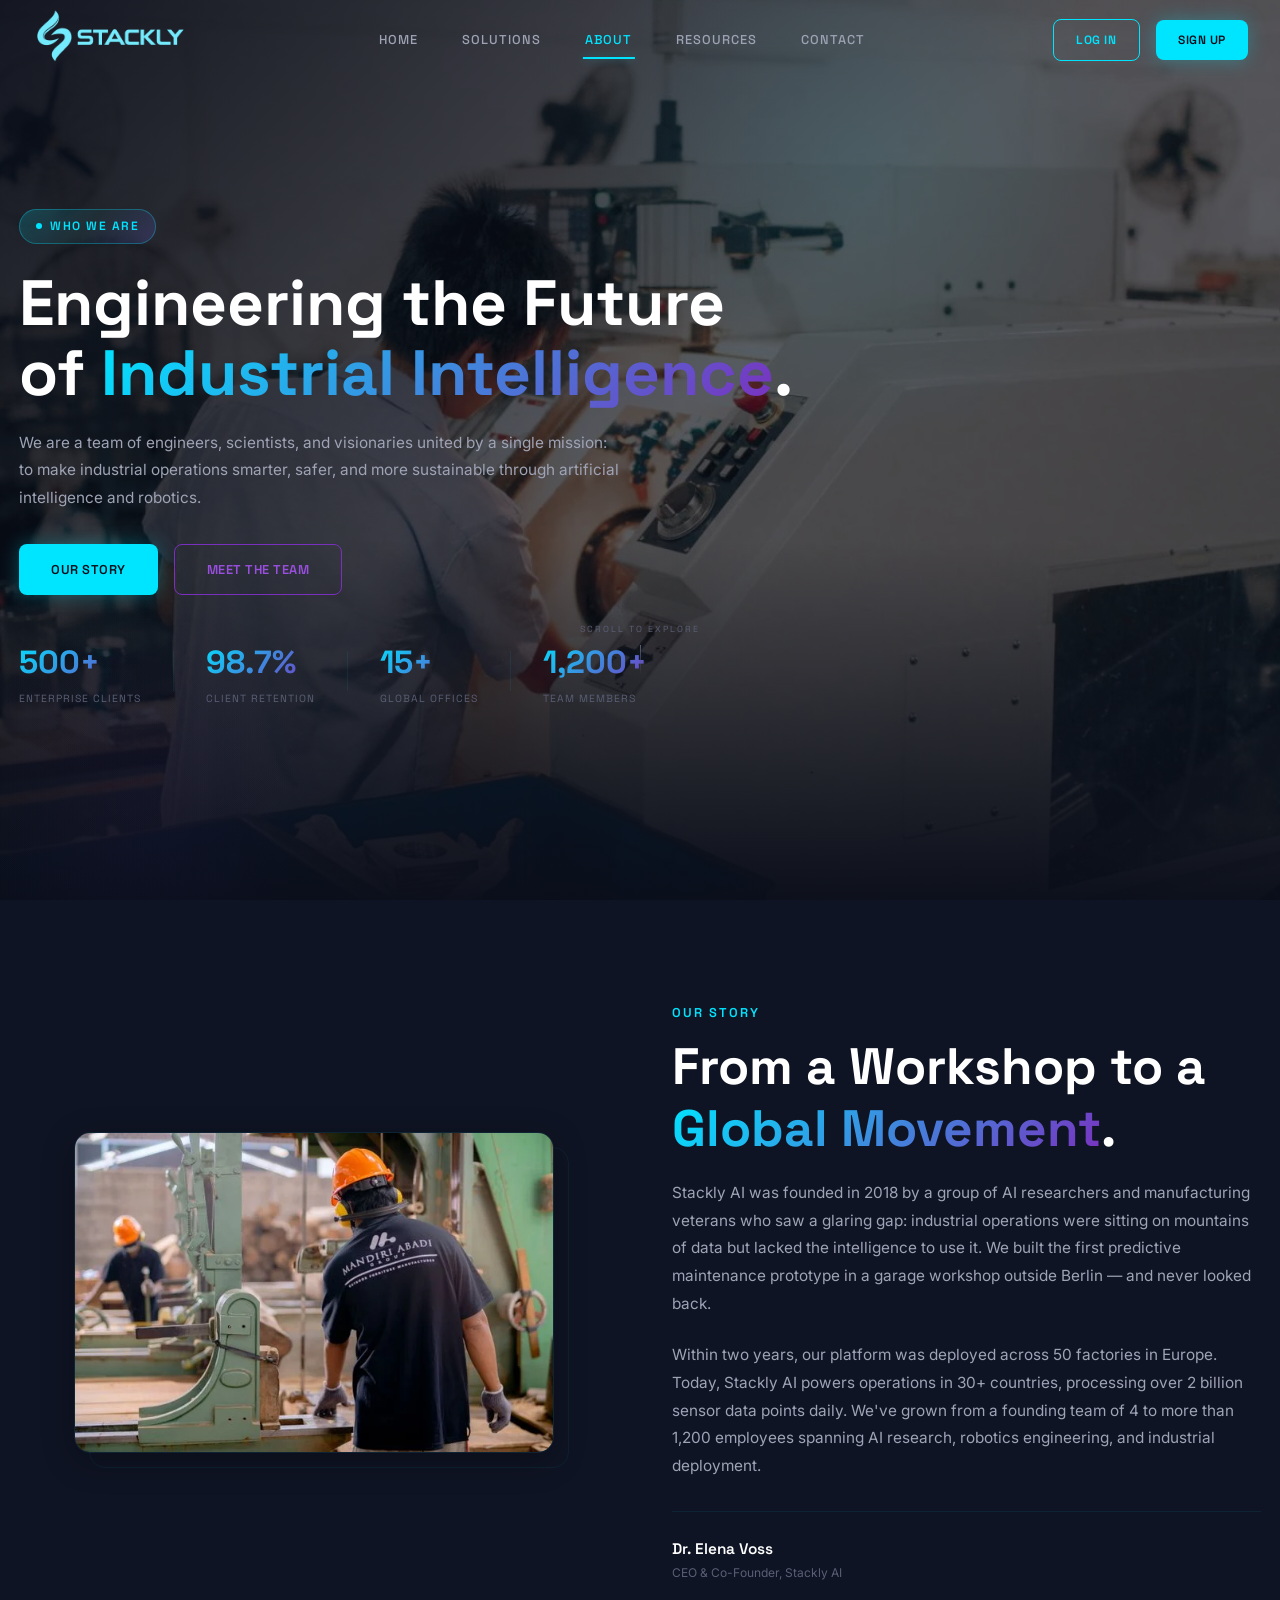
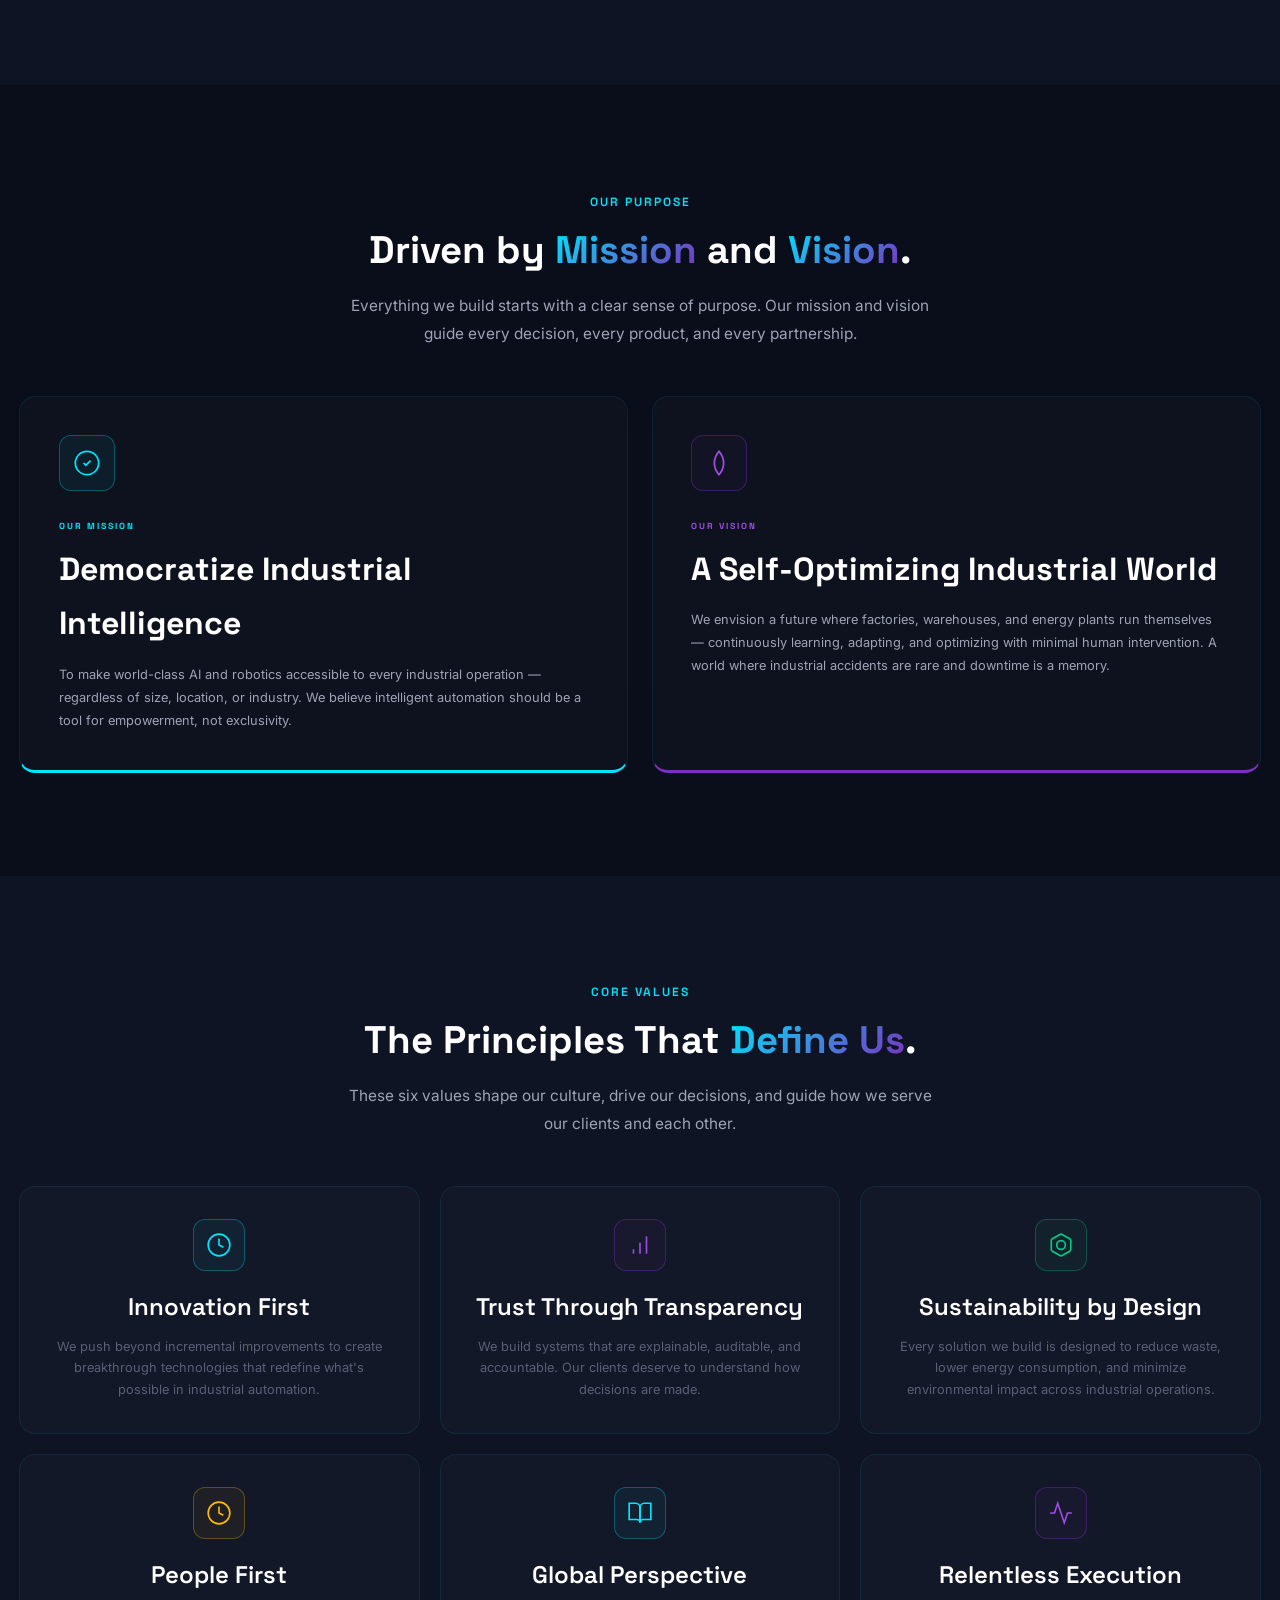
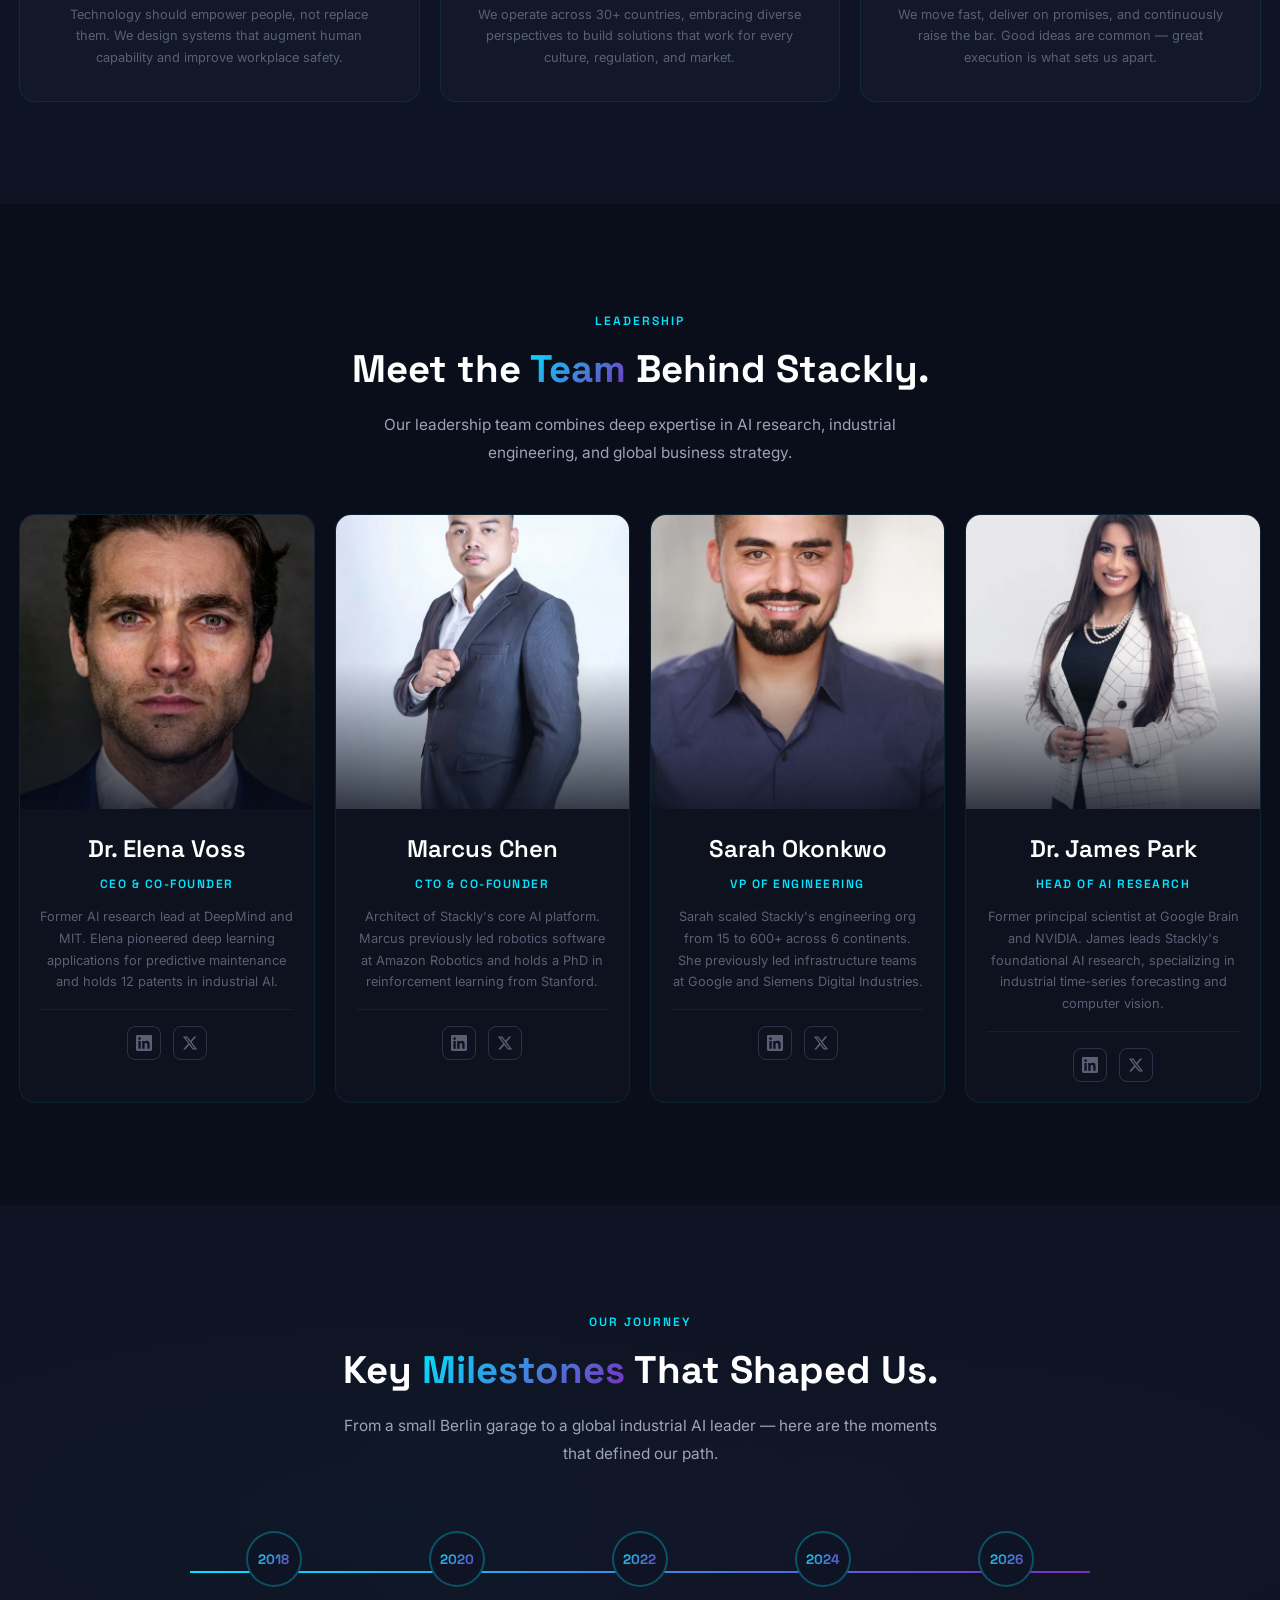
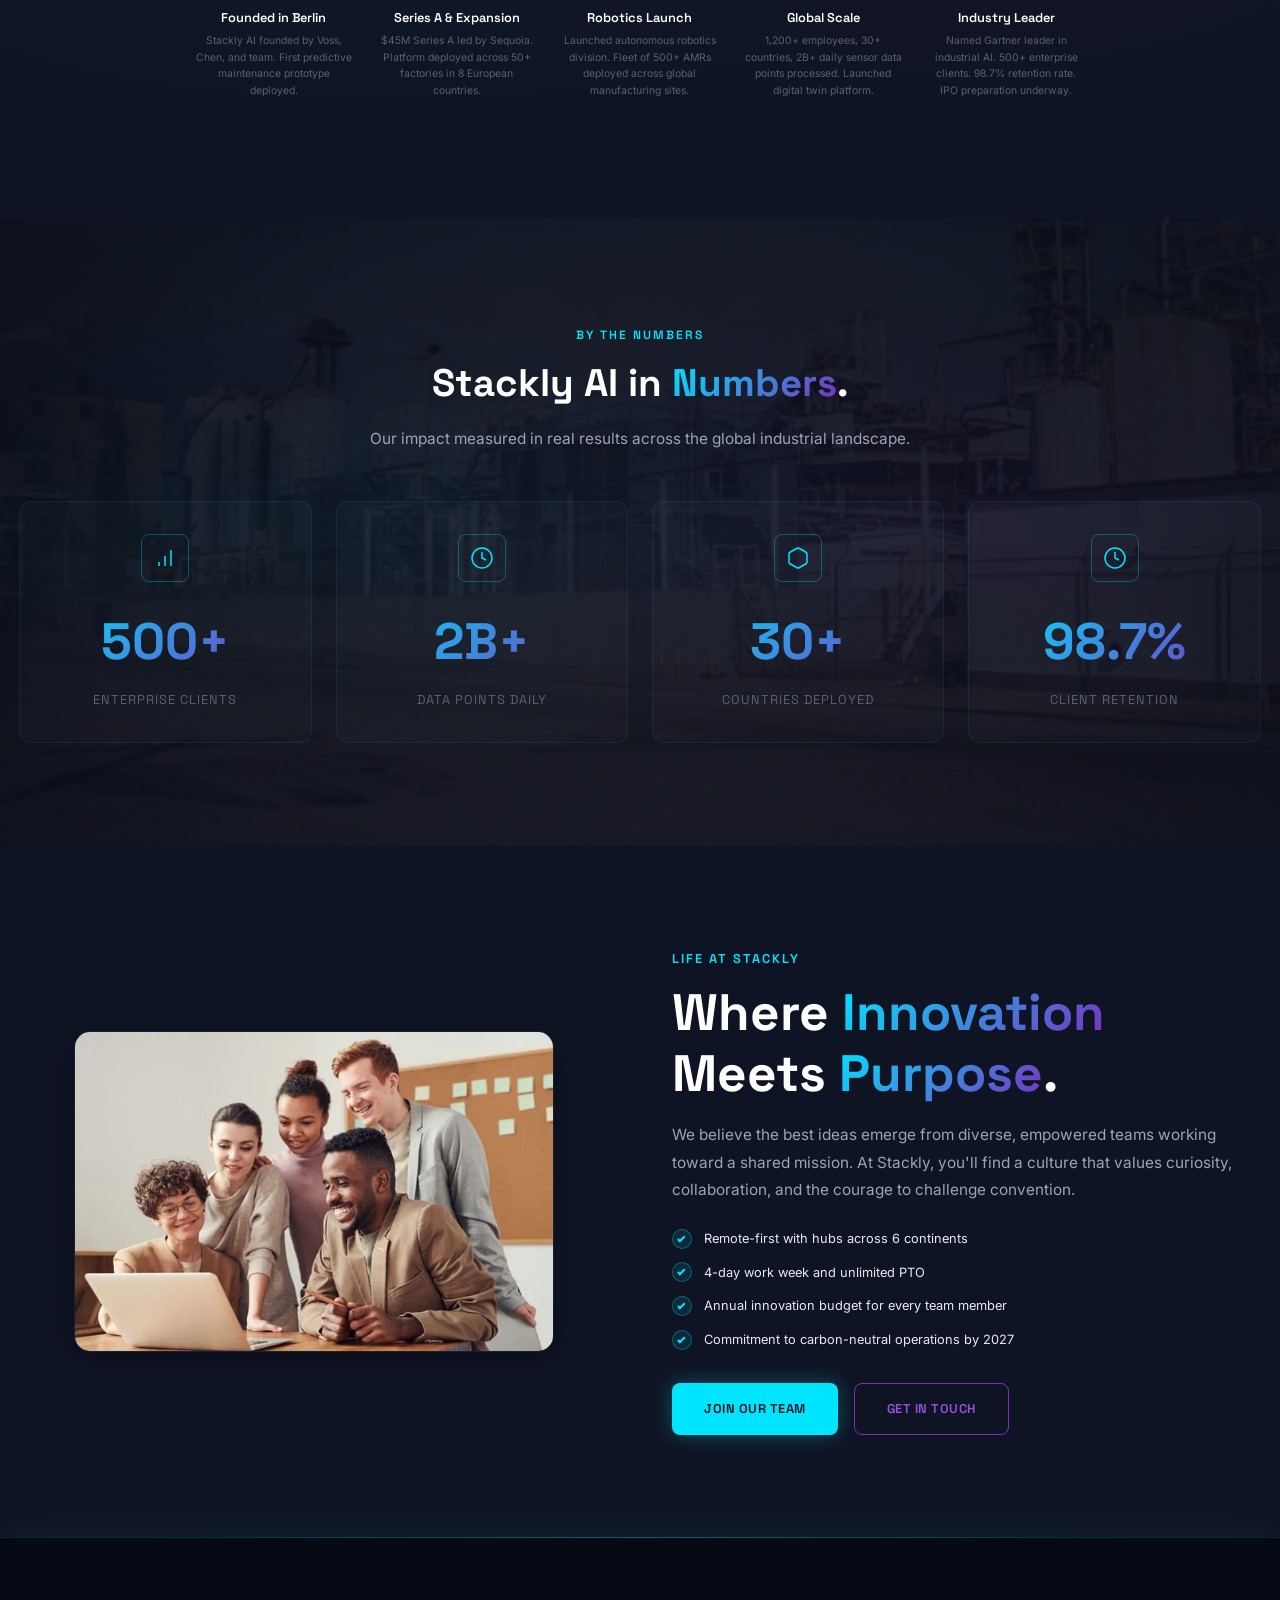
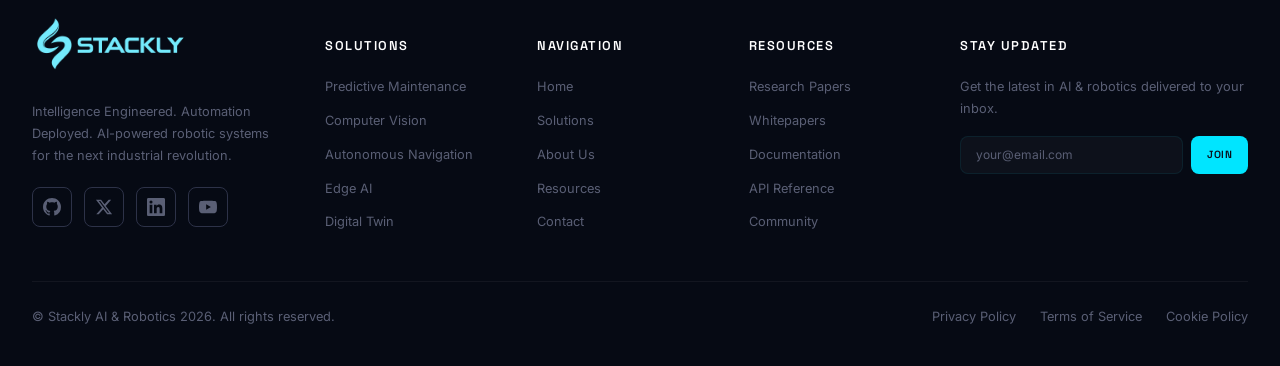
<file: about.html>
<!DOCTYPE html>
<html lang="en">
<head>
  <meta charset="UTF-8">
  <meta name="viewport" content="width=device-width, initial-scale=1.0">
  <title>About — Stackly AI & Robotics</title>
  <meta name="description" content="Learn about Stackly AI & Robotics: our story, mission, leadership, and vision for the future of industrial intelligence.">
  <link rel="stylesheet" href="assets/css/style.css">
  <link rel="stylesheet" href="assets/css/header.css">
  <link rel="stylesheet" href="assets/css/home.css">
  <link rel="stylesheet" href="assets/css/footer.css">
  <link rel="stylesheet" href="assets/css/about.css">
  <link rel="stylesheet" href="assets/css/responsive.css">
</head>
<body>

  <!-- ============ HEADER ============ -->
  <header class="header" id="header">
    <div class="header-inner">
      <a href="index.html" class="header-logo">
        <div class="header-logo-icon">
          <img src="assets/images/logo-stackly.webp" alt="Stackly AI" class="header-logo-img">
        </div>
      </a>
      <nav class="header-nav" id="headerNav">
        <a href="index.html">Home</a>
        <a href="solutions.html">Solutions</a>
        <a href="about.html" class="active">About</a>
        <a href="resources.html">Resources</a>
        <a href="contact.html">Contact</a>
      </nav>
      <div class="header-actions">
        <a href="login.html" class="btn btn-ghost btn-login">Log In</a>
        <a href="signup.html" class="btn btn-cyan btn-signup">Sign Up</a>
        <button class="hamburger" id="hamburger" aria-label="Toggle menu">
          <span></span><span></span><span></span>
        </button>
      </div>
    </div>
  </header>

  <!-- Offcanvas Overlay -->
  <div class="offcanvas-overlay" id="offcanvasOverlay"></div>

  <!-- Offcanvas Menu -->
  <div class="offcanvas" id="offcanvas">
    <div class="offcanvas-header">
      <a href="index.html" class="header-logo">
        <div class="header-logo-icon">
          <img src="assets/images/logo-stackly.webp" alt="Stackly AI" class="header-logo-img">
        </div>
      </a>
      <button class="offcanvas-close" id="offcanvasClose" aria-label="Close menu">&times;</button>
    </div>
    <nav class="offcanvas-nav">
      <a href="index.html">Home</a>
      <a href="solutions.html">Solutions</a>
      <a href="about.html" class="active">About</a>
      <a href="resources.html">Resources</a>
      <a href="contact.html">Contact</a>
    </nav>
    <div class="offcanvas-actions">
      <a href="login.html" class="btn btn-ghost">Log In</a>
      <a href="signup.html" class="btn btn-cyan">Sign Up</a>
    </div>
  </div>

  <!-- ============ SECTION 1: ABOUT HERO ============ -->
  <section class="about-hero" id="aboutHero">
    <div class="about-hero-bg">
      <img src="assets/images/about-hero.webp" alt="Industrial Innovation" class="about-hero-img">
      <div class="about-hero-overlay"></div>
      <div class="about-hero-glow"></div>
      <div class="about-hero-glow about-hero-glow-2"></div>
    </div>
    <div class="about-hero-particles">
      <div class="about-hero-particle"></div>
      <div class="about-hero-particle"></div>
      <div class="about-hero-particle"></div>
      <div class="about-hero-particle"></div>
      <div class="about-hero-particle"></div>
      <div class="about-hero-particle"></div>
      <div class="about-hero-particle"></div>
      <div class="about-hero-particle"></div>
    </div>
    <div class="container">
      <div class="about-hero-content fade-up">
        <div class="about-hero-tag">
          <span class="about-hero-tag-dot"></span>
          Who We Are
        </div>
        <h1 class="about-hero-title">Engineering the Future of <span class="gradient-text">Industrial Intelligence</span>.</h1>
        <p class="about-hero-desc">We are a team of engineers, scientists, and visionaries united by a single mission: to make industrial operations smarter, safer, and more sustainable through artificial intelligence and robotics.</p>
        <div class="about-hero-actions">
          <a href="404.html" class="btn btn-cyan magnetic">Our Story</a>
          <a href="404.html" class="btn btn-violet magnetic">Meet the Team</a>
        </div>
        <div class="about-hero-stats">
          <div class="about-hero-stat">
            <span class="about-hero-stat-value">500+</span>
            <span class="about-hero-stat-label">Enterprise Clients</span>
          </div>
          <div class="about-hero-stat-divider"></div>
          <div class="about-hero-stat">
            <span class="about-hero-stat-value">98.7%</span>
            <span class="about-hero-stat-label">Client Retention</span>
          </div>
          <div class="about-hero-stat-divider"></div>
          <div class="about-hero-stat">
            <span class="about-hero-stat-value">15+</span>
            <span class="about-hero-stat-label">Global Offices</span>
          </div>
          <div class="about-hero-stat-divider"></div>
          <div class="about-hero-stat">
            <span class="about-hero-stat-value">1,200+</span>
            <span class="about-hero-stat-label">Team Members</span>
          </div>
        </div>
      </div>
      <div class="about-hero-scroll">
        <span>Scroll to explore</span>
        <div class="about-hero-scroll-line"></div>
      </div>
    </div>
  </section>

  <!-- ============ SECTION 2: OUR STORY ============ -->
  <section class="section about-story" id="story">
    <div class="container">
      <div class="about-story-grid">
        <div class="about-story-visual fade-left">
          <div class="about-story-img-wrapper">
            <img src="assets/images/about-story.webp" alt="Stackly AI Factory Operations" class="about-story-img" loading="lazy">
            <div class="about-story-img-accent"></div>
          </div>
        </div>
        <div class="about-story-content fade-right">
          <div class="about-story-tagline">Our Story</div>
          <h2 class="about-story-title">From a Workshop to a <span class="gradient-text">Global Movement</span>.</h2>
          <p class="about-story-text">Stackly AI was founded in 2018 by a group of AI researchers and manufacturing veterans who saw a glaring gap: industrial operations were sitting on mountains of data but lacked the intelligence to use it. We built the first predictive maintenance prototype in a garage workshop outside Berlin — and never looked back.</p>
          <p class="about-story-text">Within two years, our platform was deployed across 50 factories in Europe. Today, Stackly AI powers operations in 30+ countries, processing over 2 billion sensor data points daily. We've grown from a founding team of 4 to more than 1,200 employees spanning AI research, robotics engineering, and industrial deployment.</p>
          <div class="about-story-signature">
            <div>
              <div class="about-story-signature-name">Dr. Elena Voss</div>
              <div class="about-story-signature-role">CEO &amp; Co-Founder, Stackly AI</div>
            </div>
          </div>
        </div>
      </div>
    </div>
  </section>

  <!-- ============ SECTION 3: MISSION & VISION ============ -->
  <section class="section about-mission" id="mission">
    <div class="container">
      <div class="fade-up section-header-center">
        <span class="section-label">Our Purpose</span>
        <h2 class="section-title">Driven by <span class="gradient-text">Mission</span> and <span class="gradient-text">Vision</span>.</h2>
        <p class="section-desc section-desc-center">Everything we build starts with a clear sense of purpose. Our mission and vision guide every decision, every product, and every partnership.</p>
      </div>
      <div class="about-mission-grid stagger-children">
        <div class="about-mission-card about-mission-card-cyan">
          <div class="about-mission-icon">
            <svg viewBox="0 0 24 24" fill="none" stroke="currentColor" stroke-width="1.5"><circle cx="12" cy="12" r="10"/><path d="m9 12 2 2 4-4"/></svg>
          </div>
          <span class="about-mission-label">Our Mission</span>
          <h3 class="about-mission-title">Democratize Industrial Intelligence</h3>
          <p class="about-mission-text">To make world-class AI and robotics accessible to every industrial operation — regardless of size, location, or industry. We believe intelligent automation should be a tool for empowerment, not exclusivity.</p>
        </div>
        <div class="about-mission-card about-mission-card-violet">
          <div class="about-mission-icon">
            <svg viewBox="0 0 24 24" fill="none" stroke="currentColor" stroke-width="1.5"><path d="M12 2a15.3 15.3 0 0 1 4 10 15.3 15.3 0 0 1-4 10 15.3 15.3 0 0 1-4-10A15.3 15.3 0 0 1 12 2z"/></svg>
          </div>
          <span class="about-mission-label">Our Vision</span>
          <h3 class="about-mission-title">A Self-Optimizing Industrial World</h3>
          <p class="about-mission-text">We envision a future where factories, warehouses, and energy plants run themselves — continuously learning, adapting, and optimizing with minimal human intervention. A world where industrial accidents are rare and downtime is a memory.</p>
        </div>
      </div>
    </div>
  </section>

  <!-- ============ SECTION 4: CORE VALUES ============ -->
  <section class="section about-values" id="values">
    <div class="container">
      <div class="fade-up section-header-center">
        <span class="section-label">Core Values</span>
        <h2 class="section-title">The Principles That <span class="gradient-text">Define Us</span>.</h2>
        <p class="section-desc section-desc-center">These six values shape our culture, drive our decisions, and guide how we serve our clients and each other.</p>
      </div>
      <div class="about-values-grid stagger-children">
        <div class="about-value-card">
          <div class="about-value-glow"></div>
          <div class="about-value-icon">
            <svg viewBox="0 0 24 24" fill="none" stroke="currentColor" stroke-width="1.5"><circle cx="12" cy="12" r="10"/><path d="M12 6v6l4 2"/></svg>
          </div>
          <h3 class="about-value-title">Innovation First</h3>
          <p class="about-value-desc">We push beyond incremental improvements to create breakthrough technologies that redefine what's possible in industrial automation.</p>
        </div>
        <div class="about-value-card">
          <div class="about-value-glow"></div>
          <div class="about-value-icon">
            <svg viewBox="0 0 24 24" fill="none" stroke="currentColor" stroke-width="1.5"><path d="M12 20V10"/><path d="M18 20V4"/><path d="M6 20v-4"/></svg>
          </div>
          <h3 class="about-value-title">Trust Through Transparency</h3>
          <p class="about-value-desc">We build systems that are explainable, auditable, and accountable. Our clients deserve to understand how decisions are made.</p>
        </div>
        <div class="about-value-card">
          <div class="about-value-glow"></div>
          <div class="about-value-icon">
            <svg viewBox="0 0 24 24" fill="none" stroke="currentColor" stroke-width="1.5"><path d="M21 16V8a2 2 0 0 0-1-1.73l-7-4a2 2 0 0 0-2 0l-7 4A2 2 0 0 0 3 8v8a2 2 0 0 0 1 1.73l7 4a2 2 0 0 0 2 0l7-4A2 2 0 0 0 21 16z"/><circle cx="12" cy="12" r="4"/></svg>
          </div>
          <h3 class="about-value-title">Sustainability by Design</h3>
          <p class="about-value-desc">Every solution we build is designed to reduce waste, lower energy consumption, and minimize environmental impact across industrial operations.</p>
        </div>
        <div class="about-value-card">
          <div class="about-value-glow"></div>
          <div class="about-value-icon">
            <svg viewBox="0 0 24 24" fill="none" stroke="currentColor" stroke-width="1.5"><circle cx="12" cy="12" r="10"/><polyline points="12 6 12 12 16 14"/></svg>
          </div>
          <h3 class="about-value-title">People First</h3>
          <p class="about-value-desc">Technology should empower people, not replace them. We design systems that augment human capability and improve workplace safety.</p>
        </div>
        <div class="about-value-card">
          <div class="about-value-glow"></div>
          <div class="about-value-icon">
            <svg viewBox="0 0 24 24" fill="none" stroke="currentColor" stroke-width="1.5"><path d="M2 3h6a4 4 0 0 1 4 4v14a3 3 0 0 0-3-3H2z"/><path d="M22 3h-6a4 4 0 0 0-4 4v14a3 3 0 0 1 3-3h7z"/></svg>
          </div>
          <h3 class="about-value-title">Global Perspective</h3>
          <p class="about-value-desc">We operate across 30+ countries, embracing diverse perspectives to build solutions that work for every culture, regulation, and market.</p>
        </div>
        <div class="about-value-card">
          <div class="about-value-glow"></div>
          <div class="about-value-icon">
            <svg viewBox="0 0 24 24" fill="none" stroke="currentColor" stroke-width="1.5"><polyline points="22 12 18 12 15 21 9 3 6 12 2 12"/></svg>
          </div>
          <h3 class="about-value-title">Relentless Execution</h3>
          <p class="about-value-desc">We move fast, deliver on promises, and continuously raise the bar. Good ideas are common — great execution is what sets us apart.</p>
        </div>
      </div>
    </div>
  </section>

  <!-- ============ SECTION 5: LEADERSHIP TEAM ============ -->
  <section class="section about-team" id="team">
    <div class="container">
      <div class="fade-up section-header-center">
        <span class="section-label">Leadership</span>
        <h2 class="section-title">Meet the <span class="gradient-text">Team</span> Behind Stackly.</h2>
        <p class="section-desc section-desc-center">Our leadership team combines deep expertise in AI research, industrial engineering, and global business strategy.</p>
      </div>
      <div class="about-team-grid stagger-children">
        <div class="about-team-card">
          <div class="about-team-image">
            <img src="assets/images/about-team1.webp" alt="Dr. Elena Voss" class="about-team-img" loading="lazy">
            <div class="about-team-image-overlay"></div>
          </div>
          <div class="about-team-body">
            <h3 class="about-team-name">Dr. Elena Voss</h3>
            <div class="about-team-role">CEO &amp; Co-Founder</div>
            <p class="about-team-bio">Former AI research lead at DeepMind and MIT. Elena pioneered deep learning applications for predictive maintenance and holds 12 patents in industrial AI.</p>
            <div class="about-team-socials">
              <a href="404.html" class="about-team-social" aria-label="LinkedIn">
                <svg viewBox="0 0 24 24" fill="currentColor"><path d="M20.447 20.452h-3.554v-5.569c0-1.328-.027-3.037-1.852-3.037-1.853 0-2.136 1.445-2.136 2.939v5.667H9.351V9h3.414v1.561h.046c.477-.9 1.637-1.85 3.37-1.85 3.601 0 4.267 2.37 4.267 5.455v6.286zM5.337 7.433a2.062 2.062 0 0 1-2.063-2.065 2.064 2.064 0 1 1 2.063 2.065zm1.782 13.019H3.555V9h3.564v11.452zM22.225 0H1.771C.792 0 0 .774 0 1.729v20.542C0 23.227.792 24 1.771 24h20.451C23.2 24 24 23.227 24 22.271V1.729C24 .774 23.2 0 22.222 0h.003z"/></svg>
              </a>
              <a href="404.html" class="about-team-social" aria-label="Twitter/X">
                <svg viewBox="0 0 24 24" fill="currentColor"><path d="M18.244 2.25h3.308l-7.227 8.26 8.502 11.24H16.17l-5.214-6.817L4.99 21.75H1.68l7.73-8.835L1.254 2.25H8.08l4.713 6.231zm-1.161 17.52h1.833L7.084 4.126H5.117z"/></svg>
              </a>
            </div>
          </div>
        </div>
        <div class="about-team-card">
          <div class="about-team-image">
            <img src="assets/images/about-team2.webp" alt="Marcus Chen" class="about-team-img" loading="lazy">
            <div class="about-team-image-overlay"></div>
          </div>
          <div class="about-team-body">
            <h3 class="about-team-name">Marcus Chen</h3>
            <div class="about-team-role">CTO &amp; Co-Founder</div>
            <p class="about-team-bio">Architect of Stackly's core AI platform. Marcus previously led robotics software at Amazon Robotics and holds a PhD in reinforcement learning from Stanford.</p>
            <div class="about-team-socials">
              <a href="404.html" class="about-team-social" aria-label="LinkedIn">
                <svg viewBox="0 0 24 24" fill="currentColor"><path d="M20.447 20.452h-3.554v-5.569c0-1.328-.027-3.037-1.852-3.037-1.853 0-2.136 1.445-2.136 2.939v5.667H9.351V9h3.414v1.561h.046c.477-.9 1.637-1.85 3.37-1.85 3.601 0 4.267 2.37 4.267 5.455v6.286zM5.337 7.433a2.062 2.062 0 0 1-2.063-2.065 2.064 2.064 0 1 1 2.063 2.065zm1.782 13.019H3.555V9h3.564v11.452zM22.225 0H1.771C.792 0 0 .774 0 1.729v20.542C0 23.227.792 24 1.771 24h20.451C23.2 24 24 23.227 24 22.271V1.729C24 .774 23.2 0 22.222 0h.003z"/></svg>
              </a>
              <a href="404.html" class="about-team-social" aria-label="Twitter/X">
                <svg viewBox="0 0 24 24" fill="currentColor"><path d="M18.244 2.25h3.308l-7.227 8.26 8.502 11.24H16.17l-5.214-6.817L4.99 21.75H1.68l7.73-8.835L1.254 2.25H8.08l4.713 6.231zm-1.161 17.52h1.833L7.084 4.126H5.117z"/></svg>
              </a>
            </div>
          </div>
        </div>
        <div class="about-team-card">
          <div class="about-team-image">
            <img src="assets/images/about-team3.webp" alt="Sarah Okonkwo" class="about-team-img" loading="lazy">
            <div class="about-team-image-overlay"></div>
          </div>
          <div class="about-team-body">
            <h3 class="about-team-name">Sarah Okonkwo</h3>
            <div class="about-team-role">VP of Engineering</div>
            <p class="about-team-bio">Sarah scaled Stackly's engineering org from 15 to 600+ across 6 continents. She previously led infrastructure teams at Google and Siemens Digital Industries.</p>
            <div class="about-team-socials">
              <a href="404.html" class="about-team-social" aria-label="LinkedIn">
                <svg viewBox="0 0 24 24" fill="currentColor"><path d="M20.447 20.452h-3.554v-5.569c0-1.328-.027-3.037-1.852-3.037-1.853 0-2.136 1.445-2.136 2.939v5.667H9.351V9h3.414v1.561h.046c.477-.9 1.637-1.85 3.37-1.85 3.601 0 4.267 2.37 4.267 5.455v6.286zM5.337 7.433a2.062 2.062 0 0 1-2.063-2.065 2.064 2.064 0 1 1 2.063 2.065zm1.782 13.019H3.555V9h3.564v11.452zM22.225 0H1.771C.792 0 0 .774 0 1.729v20.542C0 23.227.792 24 1.771 24h20.451C23.2 24 24 23.227 24 22.271V1.729C24 .774 23.2 0 22.222 0h.003z"/></svg>
              </a>
              <a href="404.html" class="about-team-social" aria-label="Twitter/X">
                <svg viewBox="0 0 24 24" fill="currentColor"><path d="M18.244 2.25h3.308l-7.227 8.26 8.502 11.24H16.17l-5.214-6.817L4.99 21.75H1.68l7.73-8.835L1.254 2.25H8.08l4.713 6.231zm-1.161 17.52h1.833L7.084 4.126H5.117z"/></svg>
              </a>
            </div>
          </div>
        </div>
        <div class="about-team-card">
          <div class="about-team-image">
            <img src="assets/images/about-team4.webp" alt="Dr. James Park" class="about-team-img" loading="lazy">
            <div class="about-team-image-overlay"></div>
          </div>
          <div class="about-team-body">
            <h3 class="about-team-name">Dr. James Park</h3>
            <div class="about-team-role">Head of AI Research</div>
            <p class="about-team-bio">Former principal scientist at Google Brain and NVIDIA. James leads Stackly's foundational AI research, specializing in industrial time-series forecasting and computer vision.</p>
            <div class="about-team-socials">
              <a href="404.html" class="about-team-social" aria-label="LinkedIn">
                <svg viewBox="0 0 24 24" fill="currentColor"><path d="M20.447 20.452h-3.554v-5.569c0-1.328-.027-3.037-1.852-3.037-1.853 0-2.136 1.445-2.136 2.939v5.667H9.351V9h3.414v1.561h.046c.477-.9 1.637-1.85 3.37-1.85 3.601 0 4.267 2.37 4.267 5.455v6.286zM5.337 7.433a2.062 2.062 0 0 1-2.063-2.065 2.064 2.064 0 1 1 2.063 2.065zm1.782 13.019H3.555V9h3.564v11.452zM22.225 0H1.771C.792 0 0 .774 0 1.729v20.542C0 23.227.792 24 1.771 24h20.451C23.2 24 24 23.227 24 22.271V1.729C24 .774 23.2 0 22.222 0h.003z"/></svg>
              </a>
              <a href="404.html" class="about-team-social" aria-label="Twitter/X">
                <svg viewBox="0 0 24 24" fill="currentColor"><path d="M18.244 2.25h3.308l-7.227 8.26 8.502 11.24H16.17l-5.214-6.817L4.99 21.75H1.68l7.73-8.835L1.254 2.25H8.08l4.713 6.231zm-1.161 17.52h1.833L7.084 4.126H5.117z"/></svg>
              </a>
            </div>
          </div>
        </div>
      </div>
    </div>
  </section>

  <!-- ============ SECTION 6: MILESTONES ============ -->
  <section class="section about-milestones" id="milestones">
    <div class="about-milestones-bg"></div>
    <div class="container">
      <div class="fade-up section-header-center">
        <span class="section-label">Our Journey</span>
        <h2 class="section-title">Key <span class="gradient-text">Milestones</span> That Shaped Us.</h2>
        <p class="section-desc section-desc-center">From a small Berlin garage to a global industrial AI leader — here are the moments that defined our path.</p>
      </div>
      <div class="about-milestones-timeline fade-up">
        <div class="about-milestones-line">
          <div class="about-milestones-line-progress"></div>
        </div>
        <div class="about-milestones-steps">
          <div class="about-milestone-step">
            <div class="about-milestone-marker">
              <span class="about-milestone-year">2018</span>
            </div>
            <div class="about-milestone-content">
              <h4 class="about-milestone-title">Founded in Berlin</h4>
              <p class="about-milestone-desc">Stackly AI founded by Voss, Chen, and team. First predictive maintenance prototype deployed.</p>
            </div>
          </div>
          <div class="about-milestone-step">
            <div class="about-milestone-marker">
              <span class="about-milestone-year">2020</span>
            </div>
            <div class="about-milestone-content">
              <h4 class="about-milestone-title">Series A &amp; Expansion</h4>
              <p class="about-milestone-desc">$45M Series A led by Sequoia. Platform deployed across 50+ factories in 8 European countries.</p>
            </div>
          </div>
          <div class="about-milestone-step">
            <div class="about-milestone-marker">
              <span class="about-milestone-year">2022</span>
            </div>
            <div class="about-milestone-content">
              <h4 class="about-milestone-title">Robotics Launch</h4>
              <p class="about-milestone-desc">Launched autonomous robotics division. Fleet of 500+ AMRs deployed across global manufacturing sites.</p>
            </div>
          </div>
          <div class="about-milestone-step">
            <div class="about-milestone-marker">
              <span class="about-milestone-year">2024</span>
            </div>
            <div class="about-milestone-content">
              <h4 class="about-milestone-title">Global Scale</h4>
              <p class="about-milestone-desc">1,200+ employees, 30+ countries, 2B+ daily sensor data points processed. Launched digital twin platform.</p>
            </div>
          </div>
          <div class="about-milestone-step">
            <div class="about-milestone-marker">
              <span class="about-milestone-year">2026</span>
            </div>
            <div class="about-milestone-content">
              <h4 class="about-milestone-title">Industry Leader</h4>
              <p class="about-milestone-desc">Named Gartner leader in industrial AI. 500+ enterprise clients. 98.7% retention rate. IPO preparation underway.</p>
            </div>
          </div>
        </div>
      </div>
    </div>
  </section>

  <!-- ============ SECTION 7: BY THE NUMBERS ============ -->
  <section class="section about-numbers" id="numbers">
    <div class="about-numbers-bg">
      <img src="assets/images/about-numbers.webp" alt="Industrial Statistics Background" class="about-numbers-img" loading="lazy">
      <div class="about-numbers-overlay"></div>
    </div>
    <div class="container">
      <div class="fade-up section-header-center">
        <span class="section-label">By the Numbers</span>
        <h2 class="section-title">Stackly AI in <span class="gradient-text">Numbers</span>.</h2>
        <p class="section-desc section-desc-center">Our impact measured in real results across the global industrial landscape.</p>
      </div>
      <div class="about-numbers-grid stagger-children">
        <div class="about-numbers-item">
          <div class="about-numbers-icon">
            <svg viewBox="0 0 24 24" fill="none" stroke="currentColor" stroke-width="1.5"><path d="M12 20V10"/><path d="M18 20V4"/><path d="M6 20v-4"/></svg>
          </div>
          <div class="about-numbers-number">500+</div>
          <div class="about-numbers-label">Enterprise Clients</div>
        </div>
        <div class="about-numbers-item">
          <div class="about-numbers-icon">
            <svg viewBox="0 0 24 24" fill="none" stroke="currentColor" stroke-width="1.5"><circle cx="12" cy="12" r="10"/><path d="M12 6v6l4 2"/></svg>
          </div>
          <div class="about-numbers-number">2B+</div>
          <div class="about-numbers-label">Data Points Daily</div>
        </div>
        <div class="about-numbers-item">
          <div class="about-numbers-icon">
            <svg viewBox="0 0 24 24" fill="none" stroke="currentColor" stroke-width="1.5"><path d="M21 16V8a2 2 0 0 0-1-1.73l-7-4a2 2 0 0 0-2 0l-7 4A2 2 0 0 0 3 8v8a2 2 0 0 0 1 1.73l7 4a2 2 0 0 0 2 0l7-4A2 2 0 0 0 21 16z"/></svg>
          </div>
          <div class="about-numbers-number">30+</div>
          <div class="about-numbers-label">Countries Deployed</div>
        </div>
        <div class="about-numbers-item">
          <div class="about-numbers-icon">
            <svg viewBox="0 0 24 24" fill="none" stroke="currentColor" stroke-width="1.5"><circle cx="12" cy="12" r="10"/><polyline points="12 6 12 12 16 14"/></svg>
          </div>
          <div class="about-numbers-number">98.7%</div>
          <div class="about-numbers-label">Client Retention</div>
        </div>
      </div>
    </div>
  </section>

  <!-- ============ SECTION 8: CULTURE & CTA ============ -->
  <section class="section about-culture" id="culture">
    <div class="container">
      <div class="about-culture-grid">
        <div class="about-culture-visual fade-left">
          <img src="assets/images/about-culture.webp" alt="Stackly AI Team Culture" class="about-culture-img" loading="lazy">
        </div>
        <div class="about-culture-content fade-right">
          <div class="about-culture-tagline">Life at Stackly</div>
          <h2 class="about-culture-title">Where <span class="gradient-text">Innovation</span> Meets <span class="gradient-text">Purpose</span>.</h2>
          <p class="about-culture-text">We believe the best ideas emerge from diverse, empowered teams working toward a shared mission. At Stackly, you'll find a culture that values curiosity, collaboration, and the courage to challenge convention.</p>
          <div class="about-culture-features">
            <div class="about-culture-feature">
              <span class="about-culture-check"></span>
              Remote-first with hubs across 6 continents
            </div>
            <div class="about-culture-feature">
              <span class="about-culture-check"></span>
              4-day work week and unlimited PTO
            </div>
            <div class="about-culture-feature">
              <span class="about-culture-check"></span>
              Annual innovation budget for every team member
            </div>
            <div class="about-culture-feature">
              <span class="about-culture-check"></span>
              Commitment to carbon-neutral operations by 2027
            </div>
          </div>
          <div class="about-culture-actions">
            <a href="404.html" class="btn btn-cyan magnetic">Join Our Team</a>
            <a href="404.html" class="btn btn-violet magnetic">Get in Touch</a>
          </div>
        </div>
      </div>
    </div>
  </section>

  <!-- ============ FOOTER ============ -->
  <footer class="footer" id="footer">
    <div class="footer-inner">
      <div class="footer-grid">
        <div class="footer-col">
          <a href="index.html" class="header-logo">
            <div class="header-logo-icon">
              <img src="assets/images/logo-stackly.webp" alt="Stackly AI" class="header-logo-img">
            </div>
          </a>
          <p class="footer-brand-desc">Intelligence Engineered. Automation Deployed. AI-powered robotic systems for the next industrial revolution.</p>
          <div class="footer-social">
            <a href="404.html" aria-label="GitHub">
              <svg viewBox="0 0 24 24" fill="currentColor"><path d="M12 0C5.37 0 0 5.37 0 12c0 5.31 3.435 9.795 8.205 11.385.6.105.825-.255.825-.57 0-.285-.015-1.23-.015-2.235-3.015.555-3.795-.735-4.035-1.41-.135-.345-.72-1.41-1.23-1.695-.42-.225-1.02-.78-.015-.795.945-.015 1.62.87 1.845 1.23 1.08 1.815 2.805 1.305 3.495.99.105-.78.42-1.305.765-1.605-2.67-.3-5.46-1.335-5.46-5.925 0-1.305.465-2.385 1.23-3.225-.12-.3-.54-1.53.12-3.18 0 0 1.005-.315 3.3 1.23.96-.27 1.98-.405 3-.405s2.04.135 3 .405c2.295-1.56 3.3-1.23 3.3-1.23.66 1.65.24 2.88.12 3.18.765.84 1.23 1.905 1.23 3.225 0 4.605-2.805 5.625-5.475 5.925.435.375.81 1.095.81 2.22 0 1.605-.015 2.895-.015 3.3 0 .315.225.69.825.57A12.02 12.02 0 0 0 24 12c0-6.63-5.37-12-12-12z"/></svg>
            </a>
            <a href="404.html" aria-label="Twitter/X">
              <svg viewBox="0 0 24 24" fill="currentColor"><path d="M18.244 2.25h3.308l-7.227 8.26 8.502 11.24H16.17l-5.214-6.817L4.99 21.75H1.68l7.73-8.835L1.254 2.25H8.08l4.713 6.231zm-1.161 17.52h1.833L7.084 4.126H5.117z"/></svg>
            </a>
            <a href="404.html" aria-label="LinkedIn">
              <svg viewBox="0 0 24 24" fill="currentColor"><path d="M20.447 20.452h-3.554v-5.569c0-1.328-.027-3.037-1.852-3.037-1.853 0-2.136 1.445-2.136 2.939v5.667H9.351V9h3.414v1.561h.046c.477-.9 1.637-1.85 3.37-1.85 3.601 0 4.267 2.37 4.267 5.455v6.286zM5.337 7.433a2.062 2.062 0 0 1-2.063-2.065 2.064 2.064 0 1 1 2.063 2.065zm1.782 13.019H3.555V9h3.564v11.452zM22.225 0H1.771C.792 0 0 .774 0 1.729v20.542C0 23.227.792 24 1.771 24h20.451C23.2 24 24 23.227 24 22.271V1.729C24 .774 23.2 0 22.222 0h.003z"/></svg>
            </a>
            <a href="404.html" aria-label="YouTube">
              <svg viewBox="0 0 24 24" fill="currentColor"><path d="M23.498 6.186a3.016 3.016 0 0 0-2.122-2.136C19.505 3.545 12 3.545 12 3.545s-7.505 0-9.377.505A3.017 3.017 0 0 0 .502 6.186C0 8.07 0 12 0 12s0 3.93.502 5.814a3.016 3.016 0 0 0 2.122 2.136c1.871.505 9.376.505 9.376.505s7.505 0 9.377-.505a3.015 3.015 0 0 0 2.122-2.136C24 15.93 24 12 24 12s0-3.93-.502-5.814zM9.545 15.568V8.432L15.818 12l-6.273 3.568z"/></svg>
            </a>
          </div>
        </div>
        <div class="footer-col">
          <h4 class="footer-heading">Solutions</h4>
          <nav class="footer-links">
            <a href="404.html">Predictive Maintenance</a>
            <a href="404.html">Computer Vision</a>
            <a href="404.html">Autonomous Navigation</a>
            <a href="404.html">Edge AI</a>
            <a href="404.html">Digital Twin</a>
          </nav>
        </div>
        <div class="footer-col">
          <h4 class="footer-heading">Navigation</h4>
          <nav class="footer-links">
            <a href="index.html">Home</a>
            <a href="solutions.html">Solutions</a>
            <a href="about.html">About Us</a>
            <a href="resources.html">Resources</a>
            <a href="contact.html">Contact</a>
          </nav>
        </div>
        <div class="footer-col">
          <h4 class="footer-heading">Resources</h4>
          <nav class="footer-links">
            <a href="404.html">Research Papers</a>
            <a href="404.html">Whitepapers</a>
            <a href="404.html">Documentation</a>
            <a href="404.html">API Reference</a>
            <a href="404.html">Community</a>
          </nav>
        </div>
        <div class="footer-col">
          <h4 class="footer-heading">Stay Updated</h4>
          <div class="footer-newsletter">
            <p>Get the latest in AI & robotics delivered to your inbox.</p>
            <form class="footer-newsletter-form" onsubmit="handleNewsletter(event, this)">
              <input class="footer-newsletter-input" type="email" placeholder="your@email.com" required>
              <button class="footer-newsletter-btn" type="submit">Join</button>
            </form>
          </div>
        </div>
      </div>
      <div class="footer-bottom">
        <span class="footer-copy">&copy; Stackly AI & Robotics 2026. All rights reserved.</span>
        <div class="footer-bottom-links">
          <a href="404.html">Privacy Policy</a>
          <a href="404.html">Terms of Service</a>
          <a href="404.html">Cookie Policy</a>
        </div>
      </div>
    </div>
  </footer>

  <script src="assets/js/main.js"></script>
</body>
</html>
</file>
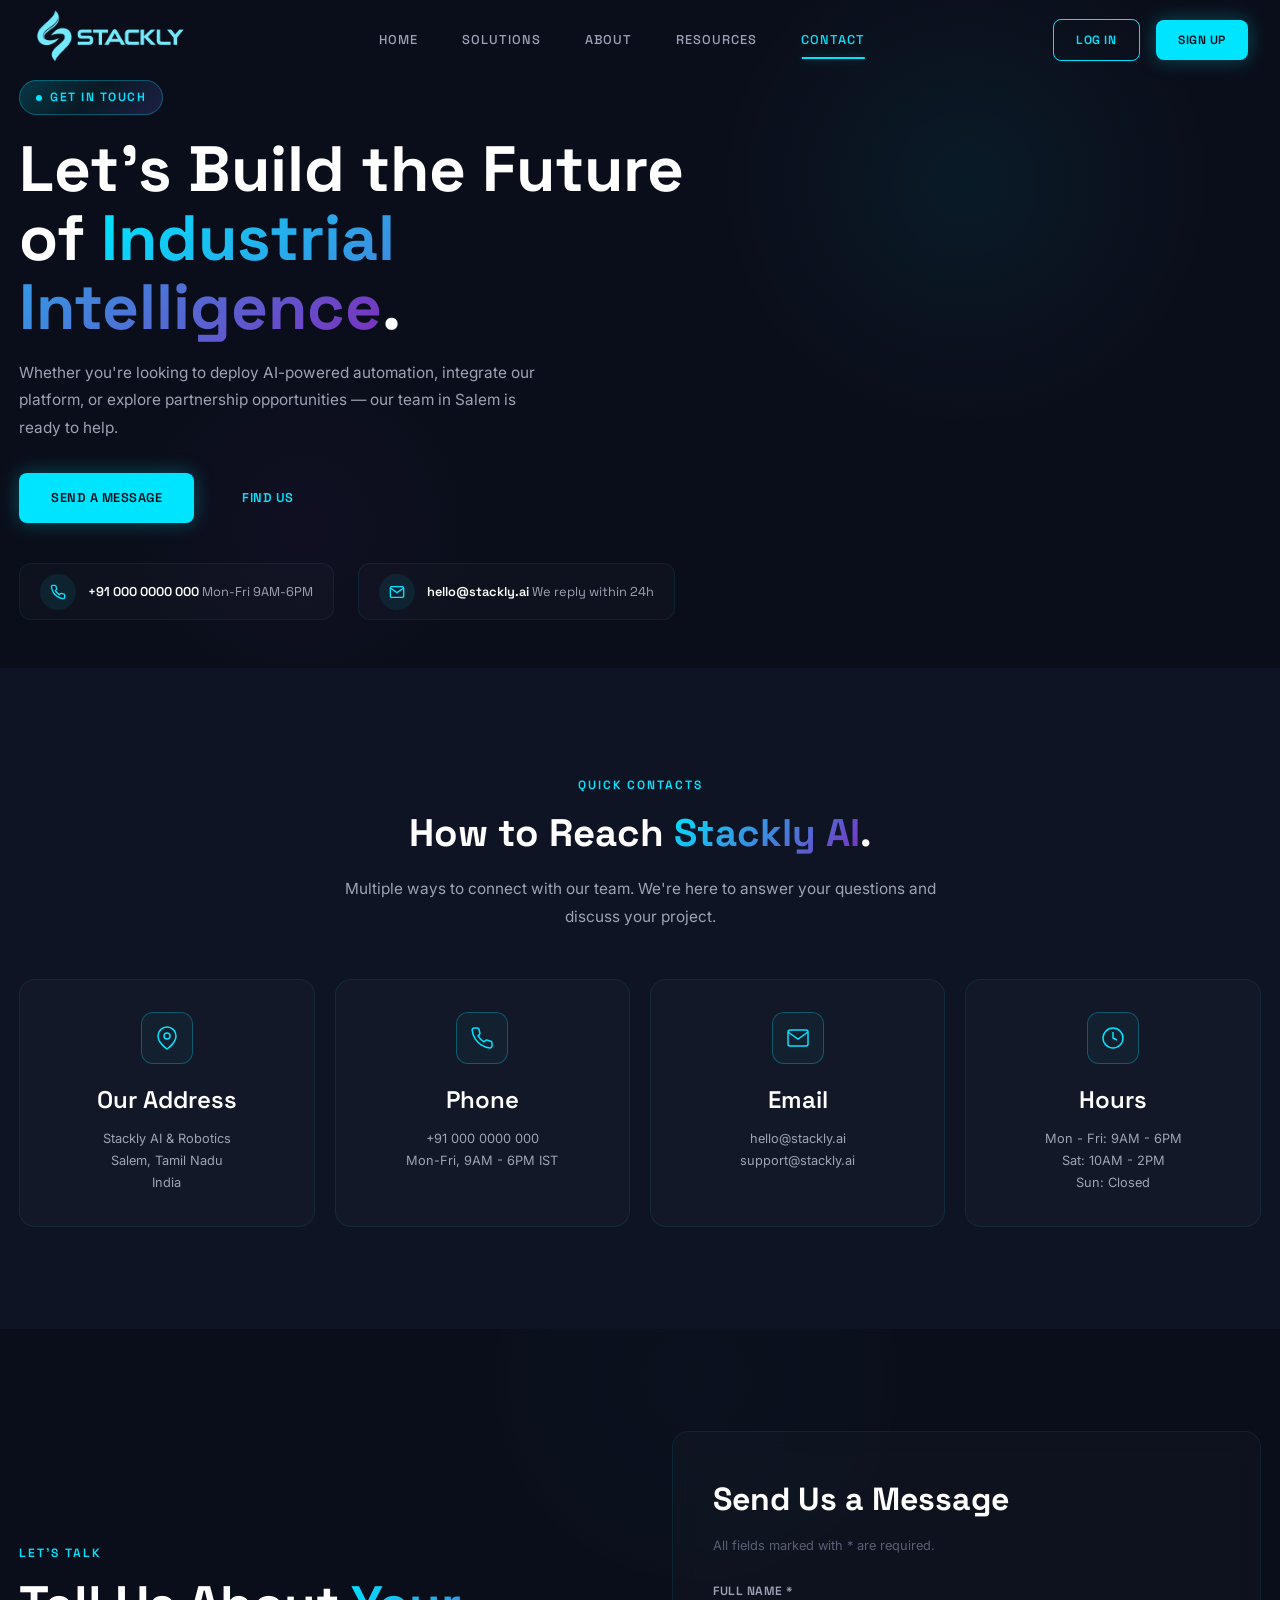
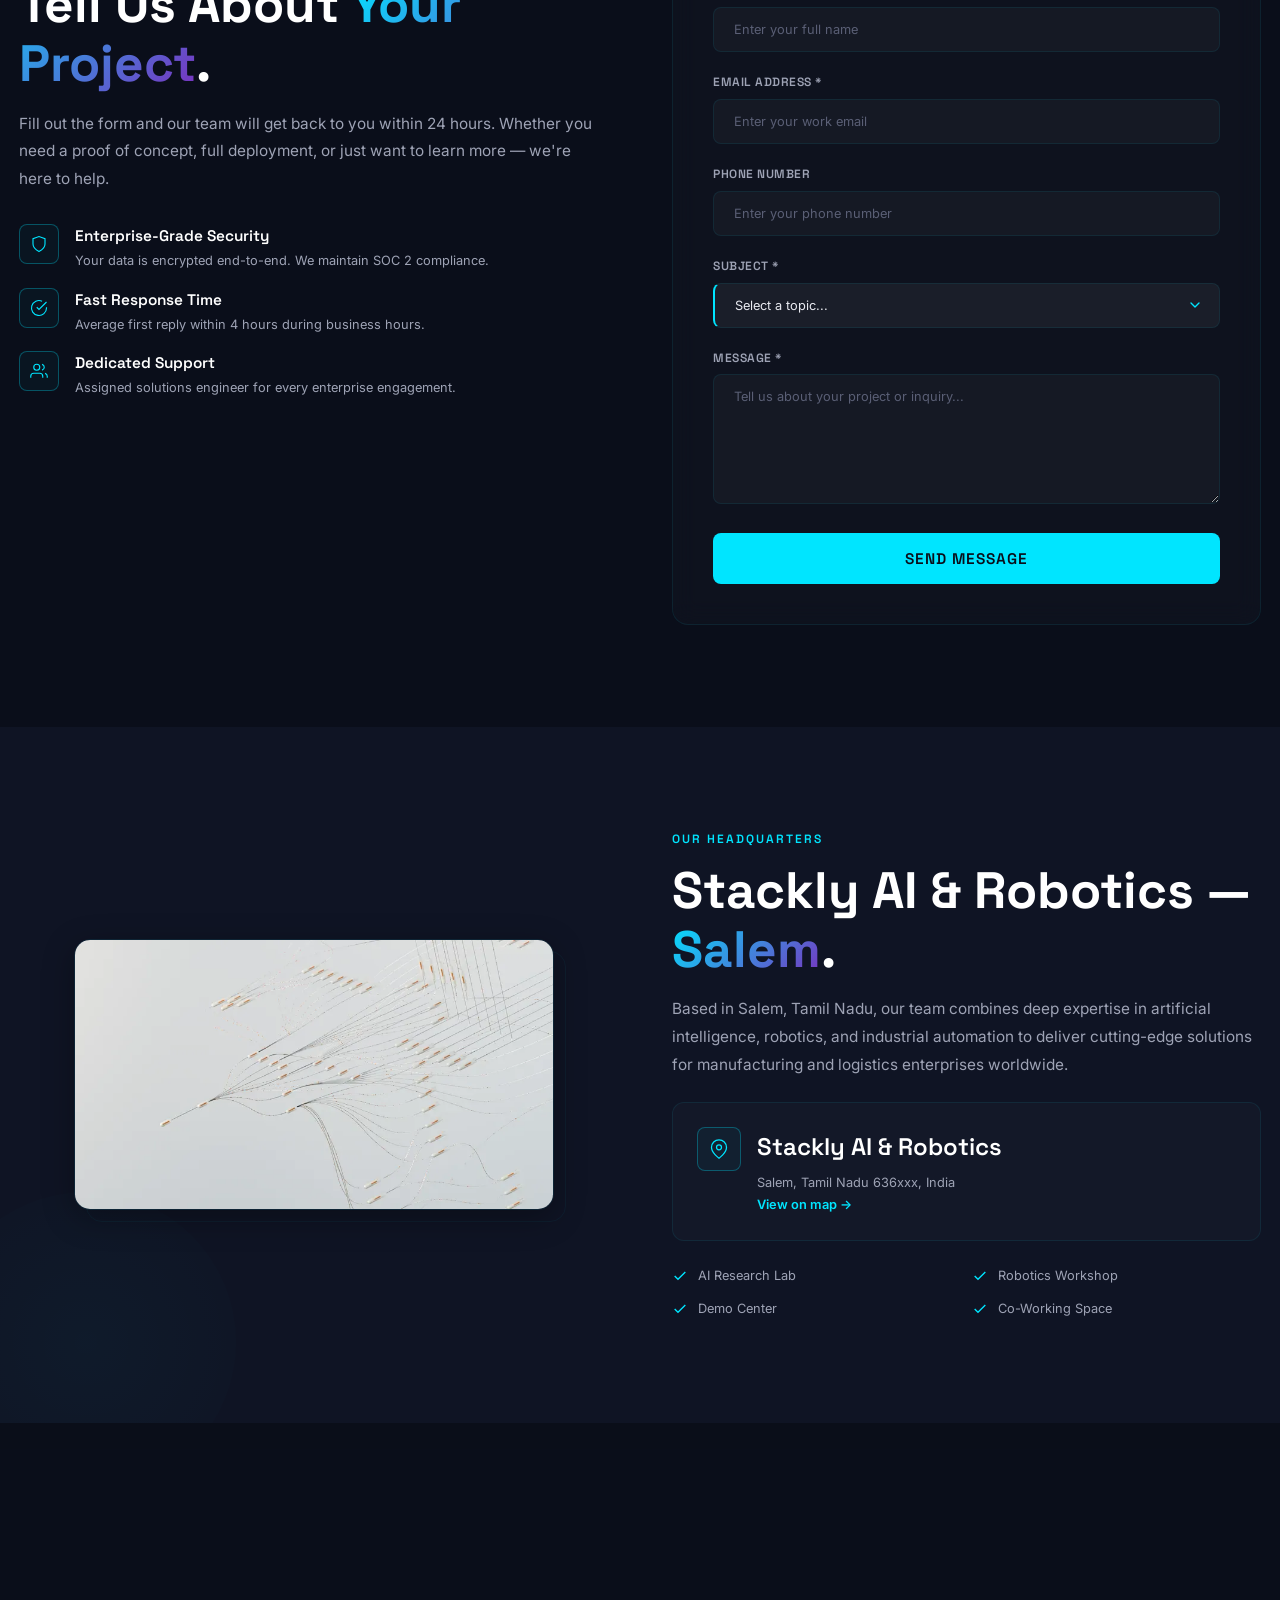
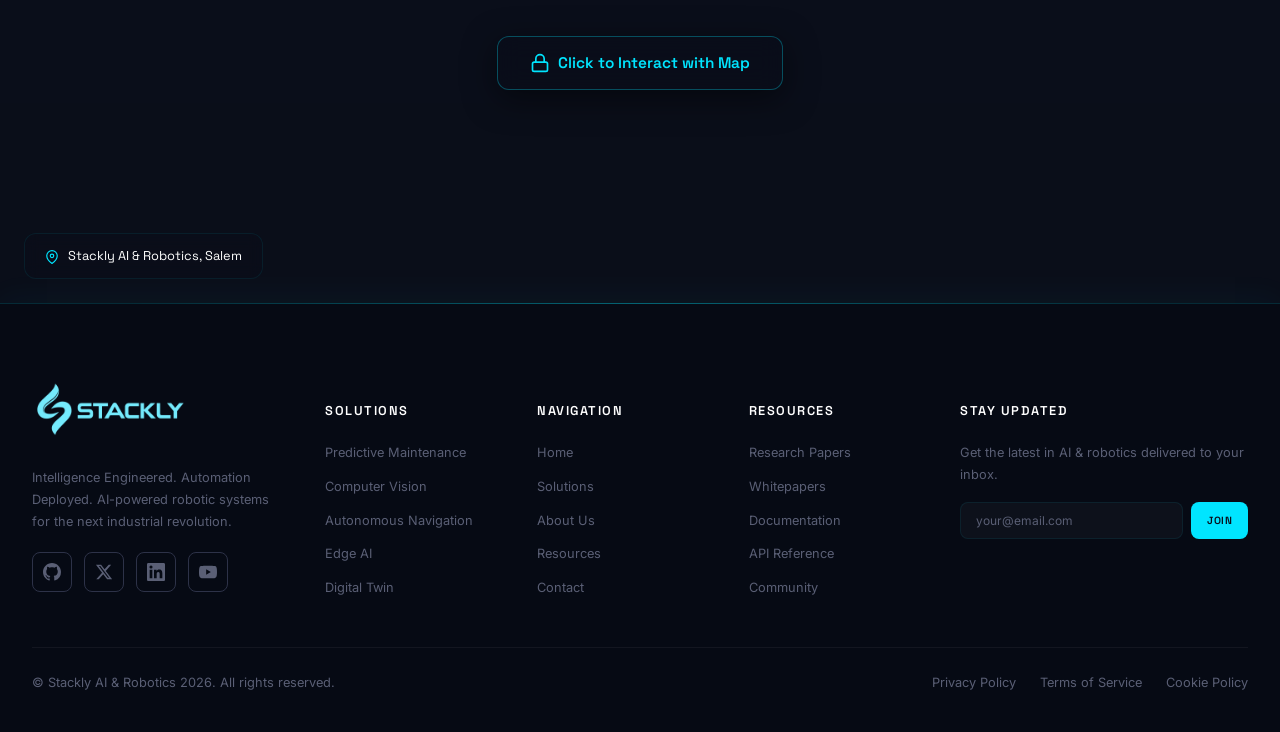
<file: contact.html>
<!DOCTYPE html>
<html lang="en">
<head>
  <meta charset="UTF-8">
  <meta name="viewport" content="width=device-width, initial-scale=1.0">
  <title>Contact — Stackly AI & Robotics</title>
  <meta name="description" content="Get in touch with Stackly AI & Robotics. Contact our team in Salem for AI-powered industrial automation solutions.">
  <link rel="stylesheet" href="assets/css/style.css">
  <link rel="stylesheet" href="assets/css/header.css">
  <link rel="stylesheet" href="assets/css/home.css">
  <link rel="stylesheet" href="assets/css/footer.css">
  <link rel="stylesheet" href="assets/css/contact.css">
  <link rel="stylesheet" href="assets/css/responsive.css">
</head>
<body>

  <!-- ============ HEADER ============ -->
  <header class="header" id="header">
    <div class="header-inner">
      <a href="index.html" class="header-logo">
        <div class="header-logo-icon">
          <img src="assets/images/logo-stackly.webp" alt="Stackly AI" class="header-logo-img">
        </div>
      </a>
      <nav class="header-nav" id="headerNav">
        <a href="index.html">Home</a>
        <a href="solutions.html">Solutions</a>
        <a href="about.html">About</a>
        <a href="resources.html">Resources</a>
        <a href="contact.html" class="active">Contact</a>
      </nav>
      <div class="header-actions">
        <a href="login.html" class="btn btn-ghost btn-login">Log In</a>
        <a href="signup.html" class="btn btn-cyan btn-signup">Sign Up</a>
        <button class="hamburger" id="hamburger" aria-label="Toggle menu">
          <span></span><span></span><span></span>
        </button>
      </div>
    </div>
  </header>

  <!-- Offcanvas Overlay -->
  <div class="offcanvas-overlay" id="offcanvasOverlay"></div>

  <!-- Offcanvas Menu -->
  <div class="offcanvas" id="offcanvas">
    <div class="offcanvas-header">
      <a href="index.html" class="header-logo">
        <div class="header-logo-icon">
          <img src="assets/images/logo-stackly.webp" alt="Stackly AI" class="header-logo-img">
        </div>
      </a>
      <button class="offcanvas-close" id="offcanvasClose" aria-label="Close menu">&times;</button>
    </div>
    <nav class="offcanvas-nav">
      <a href="index.html">Home</a>
      <a href="solutions.html">Solutions</a>
      <a href="about.html">About</a>
      <a href="resources.html">Resources</a>
      <a href="contact.html" class="active">Contact</a>
    </nav>
    <div class="offcanvas-actions">
      <a href="login.html" class="btn btn-ghost">Log In</a>
      <a href="signup.html" class="btn btn-cyan">Sign Up</a>
    </div>
  </div>

  <!-- ============ SECTION 1: CONTACT HERO ============ -->
  <section class="contact-hero" id="contactHero">
    <div class="contact-hero-bg">
      <div class="contact-hero-glow"></div>
      <div class="contact-hero-glow contact-hero-glow-2"></div>
    </div>
    <div class="container">
      <div class="contact-hero-content fade-up">
        <div class="contact-hero-tag">
          <span class="contact-hero-tag-dot"></span>
          Get in Touch
        </div>
        <h1 class="contact-hero-title">Let's Build the Future of <span class="gradient-text">Industrial Intelligence</span>.</h1>
        <p class="contact-hero-desc">Whether you're looking to deploy AI-powered automation, integrate our platform, or explore partnership opportunities — our team in Salem is ready to help.</p>
        <div class="contact-hero-actions">
          <a href="404.html" class="btn btn-cyan magnetic">Send a Message</a>
          <a href="404.html" class="btn btn-glass magnetic">Find Us</a>
        </div>
        <div class="contact-hero-badge-row">
          <div class="contact-hero-badge">
            <div class="contact-hero-badge-icon">
              <svg viewBox="0 0 24 24" fill="none" stroke="currentColor" stroke-width="2"><path d="M22 16.92v3a2 2 0 0 1-2.18 2 19.79 19.79 0 0 1-8.63-3.07 19.5 19.5 0 0 1-6-6 19.79 19.79 0 0 1-3.07-8.67A2 2 0 0 1 4.11 2h3a2 2 0 0 1 2 1.72c.127.96.361 1.903.7 2.81a2 2 0 0 1-.45 2.11L8.09 9.91a16 16 0 0 0 6 6l1.27-1.27a2 2 0 0 1 2.11-.45c.907.339 1.85.573 2.81.7A2 2 0 0 1 22 16.92z"/></svg>
            </div>
            <span class="contact-hero-badge-text"><strong>+91 000 0000 000</strong> Mon-Fri 9AM-6PM</span>
          </div>
          <div class="contact-hero-badge">
            <div class="contact-hero-badge-icon">
              <svg viewBox="0 0 24 24" fill="none" stroke="currentColor" stroke-width="2"><path d="M4 4h16c1.1 0 2 .9 2 2v12c0 1.1-.9 2-2 2H4c-1.1 0-2-.9-2-2V6c0-1.1.9-2 2-2z"/><polyline points="22,6 12,13 2,6"/></svg>
            </div>
            <span class="contact-hero-badge-text"><strong>hello@stackly.ai</strong> We reply within 24h</span>
          </div>
        </div>
      </div>
    </div>
  </section>

  <!-- ============ SECTION 2: CONTACT INFO ============ -->
  <section class="section contact-info" id="contactInfo">
    <div class="container">
      <div class="fade-up section-header-center">
        <span class="section-label">Quick Contacts</span>
        <h2 class="section-title">How to Reach <span class="gradient-text">Stackly AI</span>.</h2>
        <p class="section-desc section-desc-center">Multiple ways to connect with our team. We're here to answer your questions and discuss your project.</p>
      </div>
      <div class="contact-info-grid stagger-children">
        <div class="contact-info-card">
          <div class="contact-info-icon">
            <svg viewBox="0 0 24 24" fill="none" stroke="currentColor" stroke-width="1.5"><path d="M21 10c0 7-9 13-9 13s-9-6-9-13a9 9 0 0 1 18 0z"/><circle cx="12" cy="10" r="3"/></svg>
          </div>
          <h3 class="contact-info-title">Our Address</h3>
          <p class="contact-info-detail">Stackly AI & Robotics<br>Salem, Tamil Nadu<br>India</p>
        </div>
        <div class="contact-info-card">
          <div class="contact-info-icon">
            <svg viewBox="0 0 24 24" fill="none" stroke="currentColor" stroke-width="1.5"><path d="M22 16.92v3a2 2 0 0 1-2.18 2 19.79 19.79 0 0 1-8.63-3.07 19.5 19.5 0 0 1-6-6 19.79 19.79 0 0 1-3.07-8.67A2 2 0 0 1 4.11 2h3a2 2 0 0 1 2 1.72c.127.96.361 1.903.7 2.81a2 2 0 0 1-.45 2.11L8.09 9.91a16 16 0 0 0 6 6l1.27-1.27a2 2 0 0 1 2.11-.45c.907.339 1.85.573 2.81.7A2 2 0 0 1 22 16.92z"/></svg>
          </div>
          <h3 class="contact-info-title">Phone</h3>
          <p class="contact-info-detail">+91 000 0000 000<br>Mon-Fri, 9AM - 6PM IST</p>
        </div>
        <div class="contact-info-card">
          <div class="contact-info-icon">
            <svg viewBox="0 0 24 24" fill="none" stroke="currentColor" stroke-width="1.5"><path d="M4 4h16c1.1 0 2 .9 2 2v12c0 1.1-.9 2-2 2H4c-1.1 0-2-.9-2-2V6c0-1.1.9-2 2-2z"/><polyline points="22,6 12,13 2,6"/></svg>
          </div>
          <h3 class="contact-info-title">Email</h3>
          <p class="contact-info-detail">hello@stackly.ai<br>support@stackly.ai</p>
        </div>
        <div class="contact-info-card">
          <div class="contact-info-icon">
            <svg viewBox="0 0 24 24" fill="none" stroke="currentColor" stroke-width="1.5"><circle cx="12" cy="12" r="10"/><polyline points="12 6 12 12 16 14"/></svg>
          </div>
          <h3 class="contact-info-title">Hours</h3>
          <p class="contact-info-detail">Mon - Fri: 9AM - 6PM<br>Sat: 10AM - 2PM<br>Sun: Closed</p>
        </div>
      </div>
    </div>
  </section>

  <!-- ============ SECTION 3: CONTACT FORM ============ -->
  <section class="section contact-form-section" id="contactForm">
    <div class="container">
      <div class="contact-form-grid">
        <div class="contact-form-info fade-left">
          <div class="contact-form-info-tagline">Let's Talk</div>
          <h2 class="contact-form-info-title">Tell Us About <span class="gradient-text">Your Project</span>.</h2>
          <p class="contact-form-info-desc">Fill out the form and our team will get back to you within 24 hours. Whether you need a proof of concept, full deployment, or just want to learn more — we're here to help.</p>
          <div class="contact-form-info-list">
            <div class="contact-form-info-item">
              <div class="contact-form-info-item-icon">
                <svg viewBox="0 0 24 24" fill="none" stroke="currentColor" stroke-width="1.5"><path d="M12 22s8-4 8-10V5l-8-3-8 3v7c0 6 8 10 8 10z"/></svg>
              </div>
              <div class="contact-form-info-item-text">
                <strong>Enterprise-Grade Security</strong>
                Your data is encrypted end-to-end. We maintain SOC 2 compliance.
              </div>
            </div>
            <div class="contact-form-info-item">
              <div class="contact-form-info-item-icon">
                <svg viewBox="0 0 24 24" fill="none" stroke="currentColor" stroke-width="1.5"><path d="M22 11.08V12a10 10 0 1 1-5.93-9.14"/><polyline points="22 4 12 14.01 9 11.01"/></svg>
              </div>
              <div class="contact-form-info-item-text">
                <strong>Fast Response Time</strong>
                Average first reply within 4 hours during business hours.
              </div>
            </div>
            <div class="contact-form-info-item">
              <div class="contact-form-info-item-icon">
                <svg viewBox="0 0 24 24" fill="none" stroke="currentColor" stroke-width="1.5"><path d="M17 21v-2a4 4 0 0 0-4-4H5a4 4 0 0 0-4 4v2"/><circle cx="9" cy="7" r="4"/><path d="M23 21v-2a4 4 0 0 0-3-3.87"/><path d="M16 3.13a4 4 0 0 1 0 7.75"/></svg>
              </div>
              <div class="contact-form-info-item-text">
                <strong>Dedicated Support</strong>
                Assigned solutions engineer for every enterprise engagement.
              </div>
            </div>
          </div>
        </div>
        <div class="fade-right">
          <form class="contact-form" id="contactFormEl" novalidate>
            <h3 class="contact-form-title">Send Us a Message</h3>
            <p class="contact-form-subtitle">All fields marked with * are required.</p>
            <div class="contact-form-group">
              <div class="contact-form-error" id="nameError">Please enter a valid name (letters only).</div>
              <label class="contact-form-label" for="formName">Full Name *</label>
              <input type="text" id="formName" class="contact-form-input" placeholder="Enter your full name" autocomplete="name">
            </div>
            <div class="contact-form-group">
              <div class="contact-form-error" id="emailError">Please enter a valid email address.</div>
              <label class="contact-form-label" for="formEmail">Email Address *</label>
              <input type="email" id="formEmail" class="contact-form-input" placeholder="Enter your work email" autocomplete="email">
            </div>
            <div class="contact-form-group">
              <div class="contact-form-error" id="phoneError">Please enter a valid phone number.</div>
              <label class="contact-form-label" for="formPhone">Phone Number</label>
              <input type="tel" id="formPhone" class="contact-form-input" placeholder="Enter your phone number" autocomplete="tel">
            </div>
            <div class="contact-form-group">
              <div class="contact-form-error" id="subjectError">Please select a subject.</div>
              <label class="contact-form-label" for="formSubject">Subject *</label>
              <select id="formSubject" class="contact-form-input">
                <option value="">Select a topic...</option>
                <option value="general">General Inquiry</option>
                <option value="sales">Sales &amp; Partnerships</option>
                <option value="support">Technical Support</option>
                <option value="demo">Request a Demo</option>
                <option value="careers">Careers</option>
              </select>
            </div>
            <div class="contact-form-group">
              <div class="contact-form-error" id="messageError">Please enter your message (at least 10 characters).</div>
              <label class="contact-form-label" for="formMessage">Message *</label>
              <textarea id="formMessage" class="contact-form-textarea" placeholder="Tell us about your project or inquiry..."></textarea>
            </div>
            <button type="submit" class="contact-form-btn" id="formSubmit">Send Message</button>
            <div class="contact-form-success" id="formSuccess">Your message has been sent successfully! We'll get back to you within 24 hours.</div>
          </form>
        </div>
      </div>
    </div>
  </section>

  <!-- ============ SECTION 4: OUR OFFICE ============ -->
  <section class="section contact-office" id="contactOffice">
    <div class="container">
      <div class="contact-office-grid">
        <div class="contact-office-visual fade-left">
          <div class="contact-office-img-wrapper">
            <img src="assets/images/contact-office.webp" alt="Stackly AI Office Salem" class="contact-office-img" loading="lazy">
            <div class="contact-office-img-accent"></div>
          </div>
        </div>
        <div class="contact-office-content fade-right">
          <div class="contact-office-content-tag">Our Headquarters</div>
          <h2 class="contact-office-content-title">Stackly AI &amp; Robotics — <span class="gradient-text">Salem</span>.</h2>
          <p class="contact-office-content-desc">Based in Salem, Tamil Nadu, our team combines deep expertise in artificial intelligence, robotics, and industrial automation to deliver cutting-edge solutions for manufacturing and logistics enterprises worldwide.</p>
          <div class="contact-office-address-card">
            <div class="contact-office-address-icon">
              <svg viewBox="0 0 24 24" fill="none" stroke="currentColor" stroke-width="1.5"><path d="M21 10c0 7-9 13-9 13s-9-6-9-13a9 9 0 0 1 18 0z"/><circle cx="12" cy="10" r="3"/></svg>
            </div>
            <div class="contact-office-address-text">
              <strong>Stackly AI & Robotics</strong>
              Salem, Tamil Nadu 636xxx, India<br>
              <a href="404.html" style="color: var(--clr-cyan-400); text-decoration: none; font-weight: 600;">View on map &rarr;</a>
            </div>
          </div>
          <div class="contact-office-features">
            <div class="contact-office-feature">
              <svg viewBox="0 0 24 24" fill="none" stroke="currentColor" stroke-width="2"><polyline points="20 6 9 17 4 12"/></svg>
              AI Research Lab
            </div>
            <div class="contact-office-feature">
              <svg viewBox="0 0 24 24" fill="none" stroke="currentColor" stroke-width="2"><polyline points="20 6 9 17 4 12"/></svg>
              Robotics Workshop
            </div>
            <div class="contact-office-feature">
              <svg viewBox="0 0 24 24" fill="none" stroke="currentColor" stroke-width="2"><polyline points="20 6 9 17 4 12"/></svg>
              Demo Center
            </div>
            <div class="contact-office-feature">
              <svg viewBox="0 0 24 24" fill="none" stroke="currentColor" stroke-width="2"><polyline points="20 6 9 17 4 12"/></svg>
              Co-Working Space
            </div>
          </div>
        </div>
      </div>
    </div>
  </section>

  <!-- ============ SECTION 5: MAP ============ -->
  <section class="contact-map" id="contactMap">
    <div class="contact-map-wrapper">
      <div class="contact-map-overlay" id="mapOverlay">
        <button class="contact-map-btn" id="mapToggleBtn" onclick="location.href='404.html';return false;">
          <span class="contact-map-btn-locked">
            <svg viewBox="0 0 24 24" fill="none" stroke="currentColor" stroke-width="2"><rect x="3" y="11" width="18" height="11" rx="2" ry="2"/><path d="M7 11V7a5 5 0 0 1 10 0v4"/></svg>
            Click to Interact with Map
          </span>
          <span class="contact-map-btn-unlocked">
            <svg viewBox="0 0 24 24" fill="none" stroke="currentColor" stroke-width="2"><rect x="3" y="11" width="18" height="11" rx="2" ry="2"/><path d="M7 11V7a5 5 0 0 1 9.9-1"/></svg>
            Map Unlocked — Click to Lock
          </span>
        </button>
      </div>
      <div class="contact-map-address-float">
        <svg viewBox="0 0 24 24" fill="none" stroke="currentColor" stroke-width="2"><path d="M21 10c0 7-9 13-9 13s-9-6-9-13a9 9 0 0 1 18 0z"/><circle cx="12" cy="10" r="3"/></svg>
        Stackly AI & Robotics, Salem
      </div>
      <iframe class="contact-map-frame" id="mapFrame"
        src="https://www.openstreetmap.org/export/embed.html?bbox=78.0%2C11.6%2C78.3%2C11.8&layer=mapnik&marker=11.6643%2C78.1460"
        allowfullscreen
        loading="lazy"
        referrerpolicy="no-referrer"
        title="Stackly AI Salem Location">
      </iframe>
    </div>
  </section>

  <!-- ============ FOOTER ============ -->
  <footer class="footer" id="footer">
    <div class="footer-inner">
      <div class="footer-grid">
        <div class="footer-col">
          <a href="index.html" class="header-logo">
            <div class="header-logo-icon">
              <img src="assets/images/logo-stackly.webp" alt="Stackly AI" class="header-logo-img">
            </div>
          </a>
          <p class="footer-brand-desc">Intelligence Engineered. Automation Deployed. AI-powered robotic systems for the next industrial revolution.</p>
          <div class="footer-social">
            <a href="404.html" aria-label="GitHub">
              <svg viewBox="0 0 24 24" fill="currentColor"><path d="M12 0C5.37 0 0 5.37 0 12c0 5.31 3.435 9.795 8.205 11.385.6.105.825-.255.825-.57 0-.285-.015-1.23-.015-2.235-3.015.555-3.795-.735-4.035-1.41-.135-.345-.72-1.41-1.23-1.695-.42-.225-1.02-.78-.015-.795.945-.015 1.62.87 1.845 1.23 1.08 1.815 2.805 1.305 3.495.99.105-.78.42-1.305.765-1.605-2.67-.3-5.46-1.335-5.46-5.925 0-1.305.465-2.385 1.23-3.225-.12-.3-.54-1.53.12-3.18 0 0 1.005-.315 3.3 1.23.96-.27 1.98-.405 3-.405s2.04.135 3 .405c2.295-1.56 3.3-1.23 3.3-1.23.66 1.65.24 2.88.12 3.18.765.84 1.23 1.905 1.23 3.225 0 4.605-2.805 5.625-5.475 5.925.435.375.81 1.095.81 2.22 0 1.605-.015 2.895-.015 3.3 0 .315.225.69.825.57A12.02 12.02 0 0 0 24 12c0-6.63-5.37-12-12-12z"/></svg>
            </a>
            <a href="404.html" aria-label="Twitter/X">
              <svg viewBox="0 0 24 24" fill="currentColor"><path d="M18.244 2.25h3.308l-7.227 8.26 8.502 11.24H16.17l-5.214-6.817L4.99 21.75H1.68l7.73-8.835L1.254 2.25H8.08l4.713 6.231zm-1.161 17.52h1.833L7.084 4.126H5.117z"/></svg>
            </a>
            <a href="404.html" aria-label="LinkedIn">
              <svg viewBox="0 0 24 24" fill="currentColor"><path d="M20.447 20.452h-3.554v-5.569c0-1.328-.027-3.037-1.852-3.037-1.853 0-2.136 1.445-2.136 2.939v5.667H9.351V9h3.414v1.561h.046c.477-.9 1.637-1.85 3.37-1.85 3.601 0 4.267 2.37 4.267 5.455v6.286zM5.337 7.433a2.062 2.062 0 0 1-2.063-2.065 2.064 2.064 0 1 1 2.063 2.065zm1.782 13.019H3.555V9h3.564v11.452zM22.225 0H1.771C.792 0 0 .774 0 1.729v20.542C0 23.227.792 24 1.771 24h20.451C23.2 24 24 23.227 24 22.271V1.729C24 .774 23.2 0 22.222 0h.003z"/></svg>
            </a>
            <a href="404.html" aria-label="YouTube">
              <svg viewBox="0 0 24 24" fill="currentColor"><path d="M23.498 6.186a3.016 3.016 0 0 0-2.122-2.136C19.505 3.545 12 3.545 12 3.545s-7.505 0-9.377.505A3.017 3.017 0 0 0 .502 6.186C0 8.07 0 12 0 12s0 3.93.502 5.814a3.016 3.016 0 0 0 2.122 2.136c1.871.505 9.376.505 9.376.505s7.505 0 9.377-.505a3.015 3.015 0 0 0 2.122-2.136C24 15.93 24 12 24 12s0-3.93-.502-5.814zM9.545 15.568V8.432L15.818 12l-6.273 3.568z"/></svg>
            </a>
          </div>
        </div>
        <div class="footer-col">
          <h4 class="footer-heading">Solutions</h4>
          <nav class="footer-links">
            <a href="404.html">Predictive Maintenance</a>
            <a href="404.html">Computer Vision</a>
            <a href="404.html">Autonomous Navigation</a>
            <a href="404.html">Edge AI</a>
            <a href="404.html">Digital Twin</a>
          </nav>
        </div>
        <div class="footer-col">
          <h4 class="footer-heading">Navigation</h4>
          <nav class="footer-links">
            <a href="index.html">Home</a>
            <a href="solutions.html">Solutions</a>
            <a href="about.html">About Us</a>
            <a href="resources.html">Resources</a>
            <a href="contact.html">Contact</a>
          </nav>
        </div>
        <div class="footer-col">
          <h4 class="footer-heading">Resources</h4>
          <nav class="footer-links">
            <a href="404.html">Research Papers</a>
            <a href="404.html">Whitepapers</a>
            <a href="404.html">Documentation</a>
            <a href="404.html">API Reference</a>
            <a href="404.html">Community</a>
          </nav>
        </div>
        <div class="footer-col">
          <h4 class="footer-heading">Stay Updated</h4>
          <div class="footer-newsletter">
            <p>Get the latest in AI & robotics delivered to your inbox.</p>
            <form class="footer-newsletter-form" onsubmit="handleNewsletter(event, this)">
              <input class="footer-newsletter-input" type="email" placeholder="your@email.com" required>
              <button class="footer-newsletter-btn" type="submit">Join</button>
            </form>
          </div>
        </div>
      </div>
      <div class="footer-bottom">
        <span class="footer-copy">&copy; Stackly AI & Robotics 2026. All rights reserved.</span>
        <div class="footer-bottom-links">
          <a href="404.html">Privacy Policy</a>
          <a href="404.html">Terms of Service</a>
          <a href="404.html">Cookie Policy</a>
        </div>
      </div>
    </div>
  </footer>

  <script src="assets/js/main.js"></script>
  <script>
    (function() {
      // === Map Toggle ===
      const mapBtn = document.getElementById('mapToggleBtn');
      const mapFrame = document.getElementById('mapFrame');
      const mapOverlay = document.getElementById('mapOverlay');

      if (mapBtn && mapFrame && mapOverlay) {
        mapBtn.addEventListener('click', function(e) {
          e.stopPropagation();
          mapBtn.classList.toggle('active');
          mapFrame.classList.toggle('unlocked');
          mapOverlay.classList.toggle('hidden');
        });
      }

      // === Form Validation ===
      const form = document.getElementById('contactFormEl');
      if (!form) return;

      const nameInput = document.getElementById('formName');
      const emailInput = document.getElementById('formEmail');
      const phoneInput = document.getElementById('formPhone');
      const subjectInput = document.getElementById('formSubject');
      const messageInput = document.getElementById('formMessage');
      const submitBtn = document.getElementById('formSubmit');
      const successMsg = document.getElementById('formSuccess');

      const nameError = document.getElementById('nameError');
      const emailError = document.getElementById('emailError');
      const phoneError = document.getElementById('phoneError');
      const subjectError = document.getElementById('subjectError');
      const messageError = document.getElementById('messageError');

      function validateName(val) {
        return /^[A-Za-z\s]+$/.test(val);
      }

      function validateEmail(val) {
        return /^[^\s@]+@[^\s@]+\.[^\s@]+$/.test(val);
      }

      function validateSubject(val) {
        return val !== '';
      }

      function validateMessage(val) {
        return val.trim().length >= 10;
      }

      function showError(el) {
        el.classList.add('visible');
      }

      function hideError(el) {
        el.classList.remove('visible');
      }

      function setInputError(input) {
        input.classList.add('error');
      }

      function clearInputError(input) {
        input.classList.remove('error');
      }

      // Real-time validation on blur
      nameInput.addEventListener('blur', function() {
        const val = this.value.trim();
        if (val && !validateName(val)) {
          showError(nameError);
          setInputError(nameInput);
        } else if (val) {
          hideError(nameError);
          clearInputError(nameInput);
        }
      });

      nameInput.addEventListener('input', function() {
        const val = this.value;
        if (val && !validateName(val)) {
          showError(nameError);
          setInputError(nameInput);
        } else if (val) {
          hideError(nameError);
          clearInputError(nameInput);
        } else {
          hideError(nameError);
          clearInputError(nameInput);
        }
      });

      emailInput.addEventListener('blur', function() {
        const val = this.value.trim();
        if (val && !validateEmail(val)) {
          showError(emailError);
          setInputError(emailInput);
        } else if (val) {
          hideError(emailError);
          clearInputError(emailInput);
        }
      });

      emailInput.addEventListener('input', function() {
        const val = this.value.trim();
        if (val && !validateEmail(val)) {
          showError(emailError);
          setInputError(emailInput);
        } else if (val) {
          hideError(emailError);
          clearInputError(emailInput);
        } else {
          hideError(emailError);
          clearInputError(emailInput);
        }
      });

      phoneInput.addEventListener('blur', function() {
        const val = this.value.trim();
        if (val && val.length < 6) {
          showError(phoneError);
          setInputError(phoneInput);
        } else {
          hideError(phoneError);
          clearInputError(phoneInput);
        }
      });

      phoneInput.addEventListener('input', function() {
        const val = this.value.trim();
        if (val && val.length < 6) {
          showError(phoneError);
          setInputError(phoneInput);
        } else {
          hideError(phoneError);
          clearInputError(phoneInput);
        }
      });

      subjectInput.addEventListener('change', function() {
        const val = this.value;
        if (val) {
          hideError(subjectError);
          clearInputError(subjectInput);
        } else {
          showError(subjectError);
          setInputError(subjectInput);
        }
      });

      messageInput.addEventListener('blur', function() {
        const val = this.value.trim();
        if (val && !validateMessage(val)) {
          showError(messageError);
          setInputError(messageInput);
        } else if (val) {
          hideError(messageError);
          clearInputError(messageInput);
        }
      });

      messageInput.addEventListener('input', function() {
        const val = this.value.trim();
        if (val && !validateMessage(val)) {
          showError(messageError);
          setInputError(messageInput);
        } else if (val) {
          hideError(messageError);
          clearInputError(messageInput);
        } else {
          hideError(messageError);
          clearInputError(messageInput);
        }
      });

      // Form submit
      form.addEventListener('submit', function(e) {
        e.preventDefault();

        let valid = true;

        const nameVal = nameInput.value.trim();
        const emailVal = emailInput.value.trim();
        const phoneVal = phoneInput.value.trim();
        const subjectVal = subjectInput.value;
        const messageVal = messageInput.value.trim();

        // Name
        if (!nameVal) {
          showError(nameError);
          nameError.textContent = 'Please enter your name.';
          setInputError(nameInput);
          valid = false;
        } else if (!validateName(nameVal)) {
          showError(nameError);
          nameError.textContent = 'Name can only contain letters and spaces.';
          setInputError(nameInput);
          valid = false;
        } else {
          hideError(nameError);
          clearInputError(nameInput);
        }

        // Email
        if (!emailVal) {
          showError(emailError);
          emailError.textContent = 'Please enter your email address.';
          setInputError(emailInput);
          valid = false;
        } else if (!validateEmail(emailVal)) {
          showError(emailError);
          emailError.textContent = 'Please enter a valid email address.';
          setInputError(emailInput);
          valid = false;
        } else {
          hideError(emailError);
          clearInputError(emailInput);
        }

        // Phone (optional but validate if filled)
        if (phoneVal && phoneVal.length < 6) {
          showError(phoneError);
          setInputError(phoneInput);
          valid = false;
        } else {
          hideError(phoneError);
          clearInputError(phoneInput);
        }

        // Subject
        if (!validateSubject(subjectVal)) {
          showError(subjectError);
          setInputError(subjectInput);
          valid = false;
        } else {
          hideError(subjectError);
          clearInputError(subjectInput);
        }

        // Message
        if (!messageVal) {
          showError(messageError);
          messageError.textContent = 'Please enter your message.';
          setInputError(messageInput);
          valid = false;
        } else if (!validateMessage(messageVal)) {
          showError(messageError);
          messageError.textContent = 'Message must be at least 10 characters.';
          setInputError(messageInput);
          valid = false;
        } else {
          hideError(messageError);
          clearInputError(messageInput);
        }

        if (!valid) return;

        // Success
        submitBtn.disabled = true;
        submitBtn.textContent = 'Sending...';

        setTimeout(function() {
          successMsg.classList.add('visible');
          submitBtn.disabled = false;
          submitBtn.textContent = 'Send Message';
          form.reset();
          [nameInput, emailInput, phoneInput, subjectInput, messageInput].forEach(clearInputError);

          setTimeout(function() {
            successMsg.classList.remove('visible');
          }, 3000);
        }, 800);
      });
    })();
  </script>
</body>
</html>
</file>
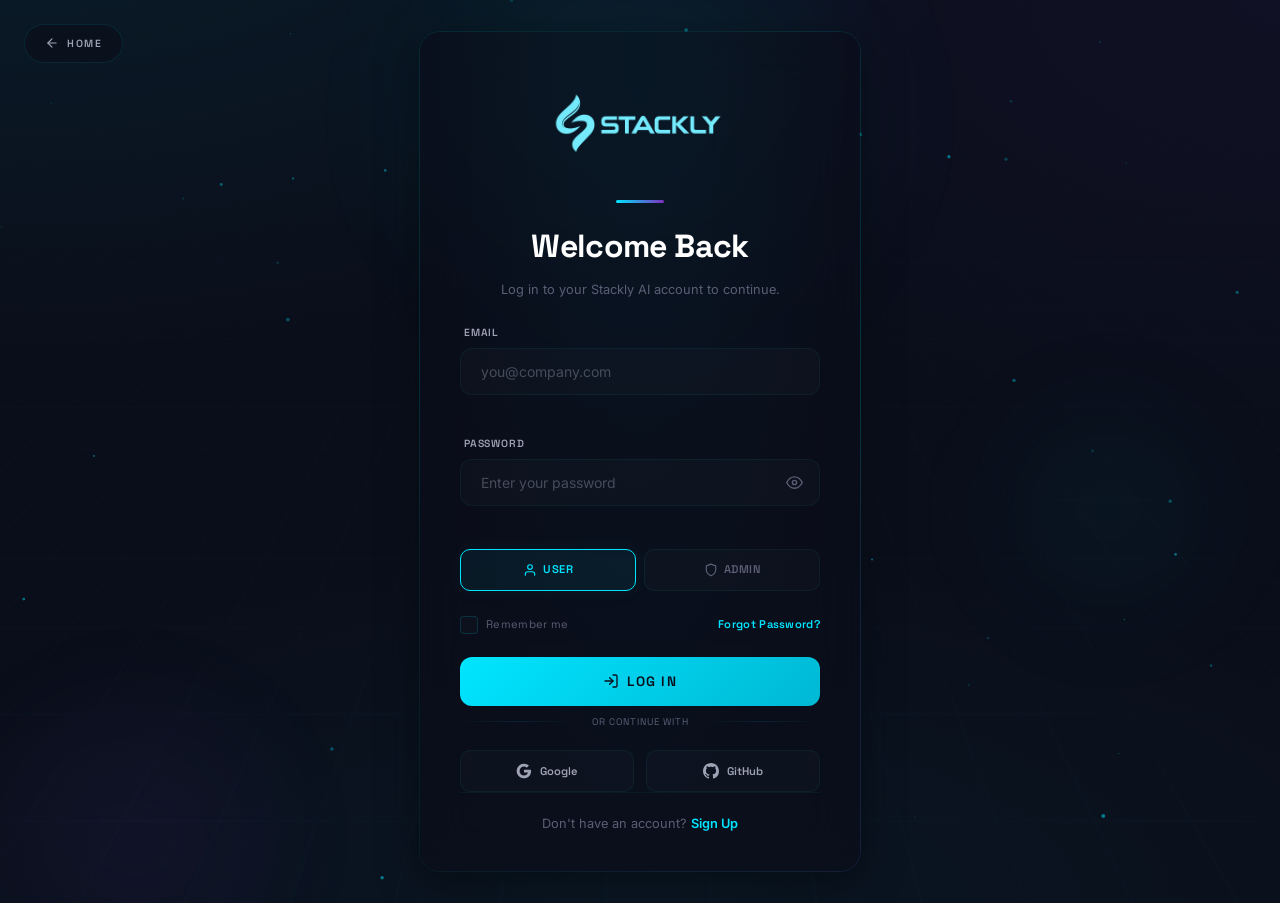
<file: dashboard-admin.html>
<!DOCTYPE html>
<html lang="en">
<head>
  <meta charset="UTF-8">
  <meta name="viewport" content="width=device-width, initial-scale=1.0">
  <title>Admin Dashboard — Stackly AI & Robotics</title>
  <link rel="stylesheet" href="assets/css/style.css?v=2">
  <link rel="stylesheet" href="assets/css/dashboard.css?v=2">
</head>
<body>

<div class="dash">
  <div class="dash-bg">
    <div class="dash-grid"></div>
  </div>

  <!-- ============ SIDEBAR ============ -->
  <aside class="dash-sidebar" id="dashSidebar">
    <div class="dash-sidebar-logo" style="padding:1.5rem 1.5rem 1.25rem;border-bottom:1px solid var(--glass-border);display:flex;align-items:center;">
      <a href="index.html" class="header-logo" style="flex-shrink:0;">
        <div class="header-logo-icon">
          <img src="assets/images/logo-stackly.webp" alt="Stackly AI" class="header-logo-img">
        </div>
      </a>
    </div>
    <nav class="dash-sidebar-nav">
      <a class="dash-nav-item active" data-section="overview" href="#" onclick="switchSection('overview');return false;">
        <svg viewBox="0 0 24 24" fill="none" stroke="currentColor" stroke-width="1.8" stroke-linecap="round" stroke-linejoin="round"><rect x="3" y="3" width="7" height="7"/><rect x="14" y="3" width="7" height="7"/><rect x="14" y="14" width="7" height="7"/><rect x="3" y="14" width="7" height="7"/></svg>
        <span class="dash-nav-label">Overview</span>
      </a>
      <a class="dash-nav-item" data-section="health" href="#" onclick="switchSection('health');return false;">
        <svg viewBox="0 0 24 24" fill="none" stroke="currentColor" stroke-width="1.8" stroke-linecap="round" stroke-linejoin="round"><path d="M22 12h-4l-3 9L9 3l-3 9H2"/></svg>
        <span class="dash-nav-label">System Health</span>
      </a>
      <a class="dash-nav-item" data-section="analytics" href="#" onclick="switchSection('analytics');return false;">
        <svg viewBox="0 0 24 24" fill="none" stroke="currentColor" stroke-width="1.8" stroke-linecap="round" stroke-linejoin="round"><path d="M18 20V10"/><path d="M12 20V4"/><path d="M6 20v-6"/></svg>
        <span class="dash-nav-label">Analytics</span>
      </a>
      <a class="dash-nav-item" data-section="deployments" href="#" onclick="switchSection('deployments');return false;">
        <svg viewBox="0 0 24 24" fill="none" stroke="currentColor" stroke-width="1.8" stroke-linecap="round" stroke-linejoin="round"><polyline points="16 3 21 3 21 8"/><polyline points="8 21 3 21 3 16"/><polyline points="21 3 14 10"/><polyline points="3 21 10 14"/></svg>
        <span class="dash-nav-label">Deployments</span>
      </a>
      <a class="dash-nav-item" data-section="security" href="#" onclick="switchSection('security');return false;">
        <svg viewBox="0 0 24 24" fill="none" stroke="currentColor" stroke-width="1.8" stroke-linecap="round" stroke-linejoin="round"><rect x="3" y="11" width="18" height="11" rx="2" ry="2"/><path d="M7 11V7a5 5 0 0 1 10 0v4"/></svg>
        <span class="dash-nav-label">Security</span>
      </a>
    </nav>
    <div class="dash-sidebar-footer">
      <div class="dash-sidebar-user-row">
        <div class="dash-sidebar-avatar" id="dashAvatar">A</div>
        <div class="dash-sidebar-user">
          <div class="dash-sidebar-name" id="dashName">Alex Chen</div>
          <div class="dash-sidebar-email" id="dashEmail" style="font-size:0.6rem;color:var(--clr-gray-500);white-space:nowrap;overflow:hidden;text-overflow:ellipsis;">alex@stackly.ai</div>
          <div class="dash-sidebar-role" id="dashRole">Administrator</div>
        </div>
      </div>
      <button class="dash-logout-btn" id="dashLogout" title="Logout">
        <svg viewBox="0 0 24 24" fill="none" stroke="currentColor" stroke-width="2" stroke-linecap="round" stroke-linejoin="round"><path d="M9 21H5a2 2 0 0 1-2-2V5a2 2 0 0 1 2-2h4"/><polyline points="16 17 21 12 16 7"/><line x1="21" y1="12" x2="9" y2="12"/></svg>
      </button>
    </div>
  </aside>

  <!-- ============ MAIN ============ -->
  <div class="dash-main">
    <!-- Top Bar -->
    <header class="dash-topbar">
      <div class="dash-topbar-left">
        <button class="dash-hamburger" id="dashHamburger">
          <svg viewBox="0 0 24 24" fill="none" stroke="currentColor" stroke-width="2" stroke-linecap="round" stroke-linejoin="round"><line x1="3" y1="12" x2="21" y2="12"/><line x1="3" y1="6" x2="21" y2="6"/><line x1="3" y1="18" x2="21" y2="18"/></svg>
        </button>
        <div class="dash-topbar-greeting">
          <h1 id="dashSectionTitle">Overview</h1>
        </div>
      </div>
      <div class="dash-topbar-right">
        <button class="dash-topbar-btn">
          <svg viewBox="0 0 24 24" fill="none" stroke="currentColor" stroke-width="1.8" stroke-linecap="round" stroke-linejoin="round"><circle cx="11" cy="11" r="8"/><line x1="21" y1="21" x2="16.65" y2="16.65"/></svg>
        </button>
        <a href="404.html" class="dash-topbar-btn">
          <span class="dash-notif-dot"></span>
          <svg viewBox="0 0 24 24" fill="none" stroke="currentColor" stroke-width="1.8" stroke-linecap="round" stroke-linejoin="round"><path d="M18 8A6 6 0 0 0 6 8c0 7-3 9-3 9h18s-3-2-3-9"/><path d="M13.73 21a2 2 0 0 1-3.46 0"/></svg>
        </a>
      </div>
    </header>

    <!-- Content -->
    <div class="dash-content">

      <!-- ===== ADMIN: Overview ===== -->
      <section class="dash-section" data-section="overview">
        <h2 class="dash-section-title">Admin Overview</h2>
        <div class="dash-updated" style="margin-bottom:0.5rem;"><span class="dash-live-dot"></span> Updated — <span class="dash-live-ts">--:--</span> UTC</div>
        <p class="dash-section-sub">Platform-wide metrics and system status at a glance.</p>
        <div class="dash-stats">
          <div class="dash-stat">
            <div class="dash-stat-header">
              <div class="dash-stat-icon cyan"><svg viewBox="0 0 24 24" fill="none" stroke="currentColor" stroke-width="1.8" stroke-linecap="round" stroke-linejoin="round"><path d="M17 21v-2a4 4 0 0 0-4-4H5a4 4 0 0 0-4 4v2"/><circle cx="9" cy="7" r="4"/></svg></div>
              <span class="dash-stat-trend up">+8%</span>
            </div>
            <div class="dash-stat-value dash-count" data-target="2847">0</div>
            <div class="dash-stat-label">Total Users</div>
          </div>
          <div class="dash-stat">
            <div class="dash-stat-header">
              <div class="dash-stat-icon green"><svg viewBox="0 0 24 24" fill="none" stroke="currentColor" stroke-width="1.8" stroke-linecap="round" stroke-linejoin="round"><path d="M22 12h-4l-3 9L9 3l-3 9H2"/></svg></div>
              <span class="dash-stat-trend up">+3%</span>
            </div>
            <div class="dash-stat-value dash-count" data-target="1200">0</div>
            <div class="dash-stat-label">Active Sessions</div>
          </div>
          <div class="dash-stat">
            <div class="dash-stat-header">
              <div class="dash-stat-icon violet"><svg viewBox="0 0 24 24" fill="none" stroke="currentColor" stroke-width="1.8" stroke-linecap="round" stroke-linejoin="round"><circle cx="12" cy="12" r="10"/><polyline points="12 6 12 12 16 14"/></svg></div>
              <span class="dash-stat-trend up">+0.02%</span>
            </div>
            <div class="dash-stat-value dash-count" data-target="99.99" data-suffix="%">0</div>
            <div class="dash-stat-label">System Uptime</div>
          </div>
          <div class="dash-stat">
            <div class="dash-stat-header">
              <div class="dash-stat-icon amber"><svg viewBox="0 0 24 24" fill="none" stroke="currentColor" stroke-width="1.8" stroke-linecap="round" stroke-linejoin="round"><polyline points="16 3 21 3 21 8"/><polyline points="8 21 3 21 3 16"/><line x1="21" y1="3" x2="14" y2="10"/><line x1="3" y1="21" x2="10" y2="14"/></svg></div>
              <span class="dash-stat-trend up">+14%</span>
            </div>
            <div class="dash-stat-value dash-count" data-target="342">0</div>
            <div class="dash-stat-label">Deployments</div>
          </div>
        </div>
        <div class="dash-grid-2">
          <div class="dash-card">
            <div class="dash-card-header">
              <h3>System Health Overview</h3>
            </div>
            <div class="dash-ring-wrap">
              <div class="dash-ring">
                <svg class="dash-ring-svg" viewBox="0 0 72 72">
                  <circle class="dash-ring-bg" cx="36" cy="36" r="30"></circle>
                  <circle class="dash-ring-fill cyan" data-pct="94" cx="36" cy="36" r="30"></circle>
                </svg>
                <span class="dash-ring-pct" style="color:var(--clr-cyan-400);">94%</span>
                <span class="dash-ring-label">API Gateway</span>
              </div>
              <div class="dash-ring">
                <svg class="dash-ring-svg" viewBox="0 0 72 72">
                  <circle class="dash-ring-bg" cx="36" cy="36" r="30"></circle>
                  <circle class="dash-ring-fill green" data-pct="99" cx="36" cy="36" r="30"></circle>
                </svg>
                <span class="dash-ring-pct" style="color:#00CC88;">99%</span>
                <span class="dash-ring-label">Inference Engine</span>
              </div>
              <div class="dash-ring">
                <svg class="dash-ring-svg" viewBox="0 0 72 72">
                  <circle class="dash-ring-bg" cx="36" cy="36" r="30"></circle>
                  <circle class="dash-ring-fill violet" data-pct="87" cx="36" cy="36" r="30"></circle>
                </svg>
                <span class="dash-ring-pct" style="color:var(--clr-violet-300);">87%</span>
                <span class="dash-ring-label">Data Pipeline</span>
              </div>
              <div class="dash-ring">
                <svg class="dash-ring-svg" viewBox="0 0 72 72">
                  <circle class="dash-ring-bg" cx="36" cy="36" r="30"></circle>
                  <circle class="dash-ring-fill cyan" data-pct="78" cx="36" cy="36" r="30"></circle>
                </svg>
                <span class="dash-ring-pct" style="color:var(--clr-cyan-400);">78%</span>
                <span class="dash-ring-label">Storage</span>
              </div>
            </div>
            <div style="display:flex;gap:0.5rem;width:100%;margin-top:0.75rem;padding-top:0.75rem;border-top:1px solid rgba(255,255,255,0.06)">
              <div style="flex:1;display:flex;flex-direction:column;align-items:center;gap:0.1rem;padding:0.3rem 0;border-radius:6px;background:rgba(255,255,255,0.02)">
                <span style="font-size:0.55rem;color:var(--clr-gray-500);text-transform:uppercase;letter-spacing:0.5px">Uptime</span>
                <span style="font-family:var(--font-heading);font-size:0.9rem;font-weight:700;color:#00CC88">99.97%</span>
              </div>
              <div style="flex:1;display:flex;flex-direction:column;align-items:center;gap:0.1rem;padding:0.3rem 0;border-radius:6px;background:rgba(255,255,255,0.02)">
                <span style="font-size:0.55rem;color:var(--clr-gray-500);text-transform:uppercase;letter-spacing:0.5px">Services</span>
                <span style="font-family:var(--font-heading);font-size:0.9rem;font-weight:700;color:var(--clr-cyan-400)">24</span>
              </div>
              <div style="flex:1;display:flex;flex-direction:column;align-items:center;gap:0.1rem;padding:0.3rem 0;border-radius:6px;background:rgba(255,255,255,0.02)">
                <span style="font-size:0.55rem;color:var(--clr-gray-500);text-transform:uppercase;letter-spacing:0.5px">Response</span>
                <span style="font-family:var(--font-heading);font-size:0.9rem;font-weight:700;color:var(--clr-gray-100)">124ms</span>
              </div>
              <div style="flex:1;display:flex;flex-direction:column;align-items:center;gap:0.1rem;padding:0.3rem 0;border-radius:6px;background:rgba(255,255,255,0.02)">
                <span style="font-size:0.55rem;color:var(--clr-gray-500);text-transform:uppercase;letter-spacing:0.5px">Errors</span>
                <span style="font-family:var(--font-heading);font-size:0.9rem;font-weight:700;color:#00CC88">0.03%</span>
              </div>
            </div>
          </div>
          <div class="dash-card">
            <div class="dash-card-header">
              <h3>Recent Platform Activity</h3>
              <a href="404.html">View all</a>
            </div>
            <div class="dash-activity">
              <div class="dash-activity-item">
                <span class="dash-activity-dot cyan"></span>
                <div class="dash-activity-text">
                  <p><strong>New user registered</strong> — Sarah Mitchell joined as a researcher.</p>
                  <span>8 minutes ago</span>
                </div>
              </div>
              <div class="dash-activity-item">
                <span class="dash-activity-dot green"></span>
                <div class="dash-activity-text">
                  <p><strong>Deployment successful</strong> — Edge AI v2.4 deployed to 12 nodes.</p>
                  <span>22 minutes ago</span>
                </div>
              </div>
              <div class="dash-activity-item">
                <span class="dash-activity-dot violet"></span>
                <div class="dash-activity-text">
                  <p><strong>Model published</strong> — Vision Inspector v3 approved and published to Model Zoo.</p>
                  <span>1 hour ago</span>
                </div>
              </div>
              <div class="dash-activity-item">
                <span class="dash-activity-dot amber"></span>
                <div class="dash-activity-text">
                  <p><strong>System update</strong> — Platform upgraded to version 4.2.1 (security patch).</p>
                  <span>2 hours ago</span>
                </div>
              </div>
            </div>
          </div>
        </div>
        <div class="dash-card">
          <div class="dash-card-header">
            <h3>Quick Actions</h3>
          </div>
          <div class="dash-actions">
            <a href="404.html" class="dash-action">
              <svg viewBox="0 0 24 24" fill="none" stroke="currentColor" stroke-width="1.8" stroke-linecap="round" stroke-linejoin="round"><path d="M17 21v-2a4 4 0 0 0-4-4H5a4 4 0 0 0-4 4v2"/><circle cx="9" cy="7" r="4"/></svg>
              Invite User
            </a>
            <a href="404.html" class="dash-action">
              <svg viewBox="0 0 24 24" fill="none" stroke="currentColor" stroke-width="1.8" stroke-linecap="round" stroke-linejoin="round"><path d="M14 2H6a2 2 0 0 0-2 2v16a2 2 0 0 0 2 2h12a2 2 0 0 0 2-2V8z"/><polyline points="14 2 14 8 20 8"/></svg>
              New Project
            </a>
            <a href="404.html" class="dash-action">
              <svg viewBox="0 0 24 24" fill="none" stroke="currentColor" stroke-width="1.8" stroke-linecap="round" stroke-linejoin="round"><polyline points="16 3 21 3 21 8"/><polyline points="8 21 3 21 3 16"/><line x1="21" y1="3" x2="14" y2="10"/><line x1="3" y1="21" x2="10" y2="14"/></svg>
              Deploy Update
            </a>
            <a href="404.html" class="dash-action">
              <svg viewBox="0 0 24 24" fill="none" stroke="currentColor" stroke-width="1.8" stroke-linecap="round" stroke-linejoin="round"><path d="M12 22s8-4 8-10V5l-8-3-8 3v7c0 6 8 10 8 10z"/></svg>
              Security Scan
            </a>
          </div>
        </div>
        <div class="dash-grid-2" style="margin-top:1.5rem;">
          <div class="dash-card">
            <div class="dash-card-header">
              <h3>Revenue Overview</h3>
              <a href="404.html">View report</a>
            </div>
            <div class="dash-stats" style="grid-template-columns:1fr 1fr;">
              <div class="dash-stat" style="padding:0.75rem;background:linear-gradient(135deg,rgba(0,229,255,0.05),transparent);border-radius:0.5rem;">
                <div class="dash-stat-header">
                  <div class="dash-stat-icon cyan" style="width:32px;height:32px;"><svg viewBox="0 0 24 24" fill="none" stroke="currentColor" stroke-width="1.8" stroke-linecap="round" stroke-linejoin="round"><path d="M12 1v22M17 5H9.5a3.5 3.5 0 0 0 0 7h5a3.5 3.5 0 0 1 0 7H6"/></svg></div>
                  <span class="dash-stat-trend up">+12.3%</span>
                </div>
                <div class="dash-stat-value" style="font-size:1.25rem;">$128.4K</div>
                <div class="dash-stat-label">Monthly Revenue</div>
              </div>
              <div class="dash-stat" style="padding:0.75rem;background:linear-gradient(135deg,rgba(123,47,190,0.05),transparent);border-radius:0.5rem;">
                <div class="dash-stat-header">
                  <div class="dash-stat-icon violet" style="width:32px;height:32px;"><svg viewBox="0 0 24 24" fill="none" stroke="currentColor" stroke-width="1.8" stroke-linecap="round" stroke-linejoin="round"><path d="M17 21v-2a4 4 0 0 0-4-4H5a4 4 0 0 0-4 4v2"/><circle cx="9" cy="7" r="4"/></svg></div>
                </div>
                <div class="dash-stat-value" style="font-size:1.25rem;">2,341</div>
                <div class="dash-stat-label">Active Subscriptions</div>
              </div>
              <div class="dash-stat" style="padding:0.75rem;background:linear-gradient(135deg,rgba(0,204,136,0.05),transparent);border-radius:0.5rem;">
                <div class="dash-stat-header">
                  <div class="dash-stat-icon green" style="width:32px;height:32px;"><svg viewBox="0 0 24 24" fill="none" stroke="currentColor" stroke-width="1.8" stroke-linecap="round" stroke-linejoin="round"><path d="M20.59 13.41l-7.17 7.17a2 2 0 0 1-2.83 0L2 12V2h10l8.59 8.59a2 2 0 0 1 0 2.82z"/><line x1="7" y1="7" x2="7.01" y2="7"/></svg></div>
                </div>
                <div class="dash-stat-value" style="font-size:1.25rem;">$54.82</div>
                <div class="dash-stat-label">Avg Revenue Per User</div>
              </div>
              <div class="dash-stat" style="padding:0.75rem;background:linear-gradient(135deg,rgba(255,183,77,0.05),transparent);border-radius:0.5rem;">
                <div class="dash-stat-header">
                  <div class="dash-stat-icon amber" style="width:32px;height:32px;"><svg viewBox="0 0 24 24" fill="none" stroke="currentColor" stroke-width="1.8" stroke-linecap="round" stroke-linejoin="round"><polyline points="23 6 13.5 15.5 8.5 10.5 1 18"/><polyline points="17 6 23 6 23 12"/></svg></div>
                  <span class="dash-stat-trend up">MoM</span>
                </div>
                <div class="dash-stat-value" style="font-size:1.25rem;">+12.3%</div>
                <div class="dash-stat-label">Growth (Month-over-Month)</div>
              </div>
            </div>
          </div>
          <div class="dash-card">
            <div class="dash-card-header">
              <h3>Alert Summary</h3>
              <a href="404.html">View all</a>
            </div>
            <div class="dash-status-list">
              <div class="dash-status-item">
                <div class="dash-status-left">
                  <span class="dash-status-dot" style="background:#FF4D4D;"></span>
                  <div><div class="dash-status-name">Critical</div><div class="dash-status-meta">Requires immediate attention</div></div>
                </div>
                <span class="dash-status-pct" style="color:#FF4D4D;">2</span>
              </div>
              <div class="dash-status-item">
                <div class="dash-status-left">
                  <span class="dash-status-dot yellow"></span>
                  <div><div class="dash-status-name">Warning</div><div class="dash-status-meta">Requires review</div></div>
                </div>
                <span class="dash-status-pct" style="color:#FFB74D;">5</span>
              </div>
              <div class="dash-status-item">
                <div class="dash-status-left">
                  <span class="dash-status-dot" style="background:var(--clr-cyan-400);"></span>
                  <div><div class="dash-status-name">Info</div><div class="dash-status-meta">Notifications</div></div>
                </div>
                <span class="dash-status-pct" style="color:var(--clr-cyan-400);">12</span>
              </div>
              <div class="dash-status-item">
                <div class="dash-status-left">
                  <span class="dash-status-dot green"></span>
                  <div><div class="dash-status-name">Resolved</div><div class="dash-status-meta">Closed this period</div></div>
                </div>
                <span class="dash-status-pct" style="color:#00CC88;">847</span>
              </div>
            </div>
          </div>
        </div>
        <div class="dash-card dash-premium" style="margin-top:1.5rem;">
          <div class="dash-card-header">
            <h3 style="display:flex;align-items:center;gap:0.75rem;"><span class="dash-premium-badge">Premium</span> Platform Command Center</h3>
            <a href="404.html" style="color:var(--clr-cyan-400);">Explore</a>
          </div>
          <div class="dash-premium-grid">
            <div class="dash-premium-item">
              <div class="dash-premium-item-icon"><svg viewBox="0 0 24 24" fill="none" stroke="currentColor" stroke-width="1.8" stroke-linecap="round" stroke-linejoin="round"><rect x="3" y="3" width="18" height="18" rx="2" ry="2"/><line x1="3" y1="9" x2="21" y2="9"/><line x1="9" y1="21" x2="9" y2="9"/></svg></div>
              <h4>Multi-Region Monitoring</h4>
              <p>Unified view across all regions with real-time health dashboards.</p>
            </div>
            <div class="dash-premium-item">
              <div class="dash-premium-item-icon"><svg viewBox="0 0 24 24" fill="none" stroke="currentColor" stroke-width="1.8" stroke-linecap="round" stroke-linejoin="round"><polyline points="22 12 18 12 15 21 9 3 6 12 2 12"/></svg></div>
              <h4>Custom Reporting</h4>
              <p>Automated executive reports with scheduled delivery to stakeholders.</p>
            </div>
            <div class="dash-premium-item">
              <div class="dash-premium-item-icon"><svg viewBox="0 0 24 24" fill="none" stroke="currentColor" stroke-width="1.8" stroke-linecap="round" stroke-linejoin="round"><path d="M21 16V8a2 2 0 0 0-1-1.73l-7-4a2 2 0 0 0-2 0l-7 4A2 2 0 0 0 3 8v8a2 2 0 0 0 1 1.73l7 4a2 2 0 0 0 2 0l7-4A2 2 0 0 0 21 16z"/></svg></div>
              <h4>Dedicated Infrastructure</h4>
              <p>Isolated compute clusters with guaranteed capacity and SLAs.</p>
            </div>
          </div>
          <div class="dash-premium-upgrade">
            <p><strong>Enterprise platform management.</strong> Multi-region monitoring, custom reports, and dedicated infrastructure.</p>
            <a href="404.html" class="dash-premium-btn">Upgrade Now</a>
          </div>
        </div>
      </section>

      <!-- ===== ADMIN: System Health ===== -->
      <section class="dash-section" data-section="health">
        <h2 class="dash-section-title">System Health</h2>
        <div class="dash-updated" style="margin-bottom:0.5rem;"><span class="dash-live-dot"></span> Updated — <span class="dash-live-ts">--:--</span> UTC</div>
        <p class="dash-section-sub">Real-time status of all platform services and infrastructure.</p>
        <div class="dash-stats">
          <div class="dash-stat">
            <div class="dash-stat-header">
              <div class="dash-stat-icon green"><svg viewBox="0 0 24 24" fill="none" stroke="currentColor" stroke-width="1.8" stroke-linecap="round" stroke-linejoin="round"><circle cx="12" cy="12" r="10"/><polyline points="12 6 12 12 16 14"/></svg></div>
            </div>
            <div class="dash-stat-value">99.99%</div>
            <div class="dash-stat-label">Uptime (30d)</div>
          </div>
          <div class="dash-stat">
            <div class="dash-stat-header">
              <div class="dash-stat-icon cyan"><svg viewBox="0 0 24 24" fill="none" stroke="currentColor" stroke-width="1.8" stroke-linecap="round" stroke-linejoin="round"><path d="M22 12h-4l-3 9L9 3l-3 9H2"/></svg></div>
            </div>
            <div class="dash-stat-value">1.2s</div>
            <div class="dash-stat-label">Avg Response Time</div>
          </div>
          <div class="dash-stat">
            <div class="dash-stat-header">
              <div class="dash-stat-icon violet"><svg viewBox="0 0 24 24" fill="none" stroke="currentColor" stroke-width="1.8" stroke-linecap="round" stroke-linejoin="round"><path d="M21 16V8a2 2 0 0 0-1-1.73l-7-4a2 2 0 0 0-2 0l-7 4A2 2 0 0 0 3 8v8a2 2 0 0 0 1 1.73l7 4a2 2 0 0 0 2 0l7-4A2 2 0 0 0 21 16z"/></svg></div>
            </div>
            <div class="dash-stat-value">8.2K</div>
            <div class="dash-stat-label">Requests/min</div>
          </div>
          <div class="dash-stat">
            <div class="dash-stat-header">
              <div class="dash-stat-icon amber"><svg viewBox="0 0 24 24" fill="none" stroke="currentColor" stroke-width="1.8" stroke-linecap="round" stroke-linejoin="round"><path d="M2 3h6a4 4 0 0 1 4 4v14a3 3 0 0 0-3-3H2z"/><path d="M22 3h-6a4 4 0 0 0-4 4v14a3 3 0 0 1 3-3h7z"/></svg></div>
            </div>
            <div class="dash-stat-value">64%</div>
            <div class="dash-stat-label">Resource Usage</div>
          </div>
        </div>
        <div class="dash-card" style="margin-bottom:1.5rem;">
          <div class="dash-card-header"><h3>Service Status</h3></div>
          <div class="dash-status-list">
            <div class="dash-status-item">
              <div class="dash-status-left">
                <span class="dash-status-dot green"></span>
                <div><div class="dash-status-name">API Gateway</div><div class="dash-status-meta">99.99% uptime · 340ms avg latency</div></div>
              </div>
              <span class="dash-status-pct" style="color:#00CC88;">Operational</span>
            </div>
            <div class="dash-status-item">
              <div class="dash-status-left">
                <span class="dash-status-dot green"></span>
                <div><div class="dash-status-name">Model Inference Engine</div><div class="dash-status-meta">99.97% uptime · 2.1ms avg latency</div></div>
              </div>
              <span class="dash-status-pct" style="color:#00CC88;">Operational</span>
            </div>
            <div class="dash-status-item">
              <div class="dash-status-left">
                <span class="dash-status-dot green"></span>
                <div><div class="dash-status-name">Data Pipeline</div><div class="dash-status-meta">99.95% uptime · 1.2M events/min</div></div>
              </div>
              <span class="dash-status-pct" style="color:#00CC88;">Operational</span>
            </div>
            <div class="dash-status-item">
              <div class="dash-status-left">
                <span class="dash-status-dot green"></span>
                <div><div class="dash-status-name">Edge Orchestrator</div><div class="dash-status-meta">99.92% uptime · 847 nodes connected</div></div>
              </div>
              <span class="dash-status-pct" style="color:#00CC88;">Operational</span>
            </div>
            <div class="dash-status-item">
              <div class="dash-status-left">
                <span class="dash-status-dot yellow"></span>
                <div><div class="dash-status-name">Storage Cluster</div><div class="dash-status-meta">82% capacity · 4.2PB used / 5.1PB total</div></div>
              </div>
              <span class="dash-status-pct" style="color:#FFB74D;">Degraded</span>
            </div>
            <div class="dash-status-item">
              <div class="dash-status-left">
                <span class="dash-status-dot green"></span>
                <div><div class="dash-status-name">Authentication Service</div><div class="dash-status-meta">99.99% uptime · 120ms avg latency</div></div>
              </div>
              <span class="dash-status-pct" style="color:#00CC88;">Operational</span>
            </div>
          </div>
        </div>
        <div class="dash-card" style="margin-bottom:1.5rem;">
          <div class="dash-card-header">
            <h3>Latency Trends (Last 24h)</h3>
            <a href="404.html">Details</a>
          </div>
          <div class="dash-chart-bars">
            <div class="dash-chart-bar-wrap">
              <div class="dash-chart-bar cyan" style="height:4px;" data-height="77">
                <span class="dash-chart-bar-value">120ms</span>
              </div>
              <small class="dash-chart-bar-label">Mon</small>
            </div>
            <div class="dash-chart-bar-wrap">
              <div class="dash-chart-bar cyan" style="height:4px;" data-height="63">
                <span class="dash-chart-bar-value">98ms</span>
              </div>
              <small class="dash-chart-bar-label">Tue</small>
            </div>
            <div class="dash-chart-bar-wrap">
              <div class="dash-chart-bar cyan" style="height:4px;" data-height="93">
                <span class="dash-chart-bar-value">145ms</span>
              </div>
              <small class="dash-chart-bar-label">Wed</small>
            </div>
            <div class="dash-chart-bar-wrap">
              <div class="dash-chart-bar cyan" style="height:4px;" data-height="85">
                <span class="dash-chart-bar-value">132ms</span>
              </div>
              <small class="dash-chart-bar-label">Thu</small>
            </div>
            <div class="dash-chart-bar-wrap">
              <div class="dash-chart-bar cyan" style="height:4px;" data-height="56">
                <span class="dash-chart-bar-value">87ms</span>
              </div>
              <small class="dash-chart-bar-label">Fri</small>
            </div>
            <div class="dash-chart-bar-wrap">
              <div class="dash-chart-bar cyan" style="height:4px;" data-height="100">
                <span class="dash-chart-bar-value">156ms</span>
              </div>
              <small class="dash-chart-bar-label">Sat</small>
            </div>
            <div class="dash-chart-bar-wrap">
              <div class="dash-chart-bar cyan" style="height:4px;" data-height="65">
                <span class="dash-chart-bar-value">102ms</span>
              </div>
              <small class="dash-chart-bar-label">Sun</small>
            </div>
          </div>
        </div>
        <div class="dash-card dash-premium" style="margin-top:1.5rem;">
          <div class="dash-card-header">
            <h3 style="display:flex;align-items:center;gap:0.75rem;"><span class="dash-premium-badge">Premium</span> Predictive Health</h3>
            <a href="404.html" style="color:var(--clr-cyan-400);">Explore</a>
          </div>
          <div class="dash-premium-grid">
            <div class="dash-premium-item">
              <div class="dash-premium-item-icon"><svg viewBox="0 0 24 24" fill="none" stroke="currentColor" stroke-width="1.8" stroke-linecap="round" stroke-linejoin="round"><path d="M18 8A6 6 0 0 0 6 8c0 7-3 9-3 9h18s-3-2-3-9"/></svg></div>
              <h4>Predictive Alerts</h4>
              <p>AI-driven anomaly detection that predicts failures before they occur.</p>
            </div>
            <div class="dash-premium-item">
              <div class="dash-premium-item-icon"><svg viewBox="0 0 24 24" fill="none" stroke="currentColor" stroke-width="1.8" stroke-linecap="round" stroke-linejoin="round"><polyline points="20 6 9 17 4 12"/></svg></div>
              <h4>Auto-Remediation</h4>
              <p>Automated incident response with self-healing infrastructure workflows.</p>
            </div>
            <div class="dash-premium-item">
              <div class="dash-premium-item-icon"><svg viewBox="0 0 24 24" fill="none" stroke="currentColor" stroke-width="1.8" stroke-linecap="round" stroke-linejoin="round"><rect x="3" y="11" width="18" height="11" rx="2" ry="2"/><path d="M7 11V7a5 5 0 0 1 10 0v4"/></svg></div>
              <h4>SLA Monitoring</h4>
              <p>Real-time SLA tracking with automatic escalation and reporting.</p>
            </div>
          </div>
          <div class="dash-premium-upgrade">
            <p><strong>Stay ahead of incidents.</strong> Predictive alerts, auto-remediation, and SLA monitoring with Premium.</p>
            <a href="404.html" class="dash-premium-btn">Upgrade Now</a>
          </div>
        </div>
      </section>

      <!-- ===== ADMIN: Analytics ===== -->
      <section class="dash-section" data-section="analytics">
        <h2 class="dash-section-title">Platform Analytics</h2>
        <div class="dash-updated" style="margin-bottom:0.5rem;"><span class="dash-live-dot"></span> Updated — <span class="dash-live-ts">--:--</span> UTC</div>
        <p class="dash-section-sub">Comprehensive analytics across all platform activities.</p>
        <div class="dash-stats">
          <div class="dash-stat">
            <div class="dash-stat-header">
              <div class="dash-stat-icon cyan"><svg viewBox="0 0 24 24" fill="none" stroke="currentColor" stroke-width="1.8" stroke-linecap="round" stroke-linejoin="round"><polyline points="22 12 18 12 15 21 9 3 6 12 2 12"/></svg></div>
              <span class="dash-stat-trend up">+22%</span>
            </div>
            <div class="dash-stat-value">847K</div>
            <div class="dash-stat-label">Total Inferences</div>
          </div>
          <div class="dash-stat">
            <div class="dash-stat-header">
              <div class="dash-stat-icon green"><svg viewBox="0 0 24 24" fill="none" stroke="currentColor" stroke-width="1.8" stroke-linecap="round" stroke-linejoin="round"><path d="M2 3h6a4 4 0 0 1 4 4v14a3 3 0 0 0-3-3H2z"/><path d="M22 3h-6a4 4 0 0 0-4 4v14a3 3 0 0 1 3-3h7z"/></svg></div>
              <span class="dash-stat-trend up">+15%</span>
            </div>
            <div class="dash-stat-value">12.4K</div>
            <div class="dash-stat-label">Datasets</div>
          </div>
          <div class="dash-stat">
            <div class="dash-stat-header">
              <div class="dash-stat-icon violet"><svg viewBox="0 0 24 24" fill="none" stroke="currentColor" stroke-width="1.8" stroke-linecap="round" stroke-linejoin="round"><path d="M14 2H6a2 2 0 0 0-2 2v16a2 2 0 0 0 2 2h12a2 2 0 0 0 2-2V8z"/><polyline points="14 2 14 8 20 8"/></svg></div>
              <span class="dash-stat-trend up">+31%</span>
            </div>
            <div class="dash-stat-value">2,847</div>
            <div class="dash-stat-label">Active Models</div>
          </div>
          <div class="dash-stat">
            <div class="dash-stat-header">
              <div class="dash-stat-icon amber"><svg viewBox="0 0 24 24" fill="none" stroke="currentColor" stroke-width="1.8" stroke-linecap="round" stroke-linejoin="round"><polyline points="16 3 21 3 21 8"/><polyline points="8 21 3 21 3 16"/><line x1="21" y1="3" x2="14" y2="10"/><line x1="3" y1="21" x2="10" y2="14"/></svg></div>
              <span class="dash-stat-trend up">+18%</span>
            </div>
            <div class="dash-stat-value">847</div>
            <div class="dash-stat-label">Edge Nodes</div>
          </div>
        </div>
        <div class="dash-grid-2" style="margin-top:1.5rem;">
          <div class="dash-card" style="display:flex;flex-direction:column;">
            <div class="dash-card-header">
              <h3>Usage Trend (Last 7 Days)</h3>
              <a href="404.html">View analytics</a>
            </div>
            <div class="dash-chart-bars" style="flex:1;height:auto;">
              <div class="dash-chart-bar-wrap">
                <div class="dash-chart-bar cyan" style="height:4px;" data-height="76">
                  <span class="dash-chart-bar-value">847K</span>
                </div>
                <small class="dash-chart-bar-label">Mon</small>
              </div>
              <div class="dash-chart-bar-wrap">
                <div class="dash-chart-bar cyan" style="height:4px;" data-height="81">
                  <span class="dash-chart-bar-value">912K</span>
                </div>
                <small class="dash-chart-bar-label">Tue</small>
              </div>
              <div class="dash-chart-bar-wrap">
                <div class="dash-chart-bar cyan" style="height:4px;" data-height="78">
                  <span class="dash-chart-bar-value">876K</span>
                </div>
                <small class="dash-chart-bar-label">Wed</small>
              </div>
              <div class="dash-chart-bar-wrap">
                <div class="dash-chart-bar cyan" style="height:4px;" data-height="91">
                  <span class="dash-chart-bar-value">1.02M</span>
                </div>
                <small class="dash-chart-bar-label">Thu</small>
              </div>
              <div class="dash-chart-bar-wrap">
                <div class="dash-chart-bar cyan" style="height:4px;" data-height="85">
                  <span class="dash-chart-bar-value">954K</span>
                </div>
                <small class="dash-chart-bar-label">Fri</small>
              </div>
              <div class="dash-chart-bar-wrap">
                <div class="dash-chart-bar cyan" style="height:4px;" data-height="100">
                  <span class="dash-chart-bar-value">1.12M</span>
                </div>
                <small class="dash-chart-bar-label">Sat</small>
              </div>
              <div class="dash-chart-bar-wrap">
                <div class="dash-chart-bar cyan" style="height:4px;" data-height="88">
                  <span class="dash-chart-bar-value">987K</span>
                </div>
                <small class="dash-chart-bar-label">Sun</small>
              </div>
            </div>
          </div>
          <div class="dash-card">
            <div class="dash-card-header">
              <h3>Top Performing Models</h3>
              <a href="404.html">Model Zoo</a>
            </div>
            <div class="dash-status-list">
              <div class="dash-status-item">
                <div class="dash-status-left">
                  <span class="dash-status-dot green"></span>
                  <div><div class="dash-status-name">Vision Inspector v3</div><div class="dash-status-meta">98.7% accuracy · 342K inferences</div></div>
                </div>
                <span class="dash-status-pct" style="color:#00CC88;">#1</span>
              </div>
              <div class="dash-status-item">
                <div class="dash-status-left">
                  <span class="dash-status-dot cyan"></span>
                  <div><div class="dash-status-name">Edge AI v2.4</div><div class="dash-status-meta">97.2% accuracy · 281K inferences</div></div>
                </div>
                <span class="dash-status-pct" style="color:var(--clr-cyan-400);">#2</span>
              </div>
              <div class="dash-status-item">
                <div class="dash-status-left">
                  <span class="dash-status-dot violet"></span>
                  <div><div class="dash-status-name">SLAM Navigator v1.2</div><div class="dash-status-meta">96.5% accuracy · 198K inferences</div></div>
                </div>
                <span class="dash-status-pct" style="color:var(--clr-violet-400);">#3</span>
              </div>
              <div class="dash-status-item">
                <div class="dash-status-left">
                  <span class="dash-status-dot yellow"></span>
                  <div><div class="dash-status-name">Predictive Maint. v4</div><div class="dash-status-meta">95.1% accuracy · 157K inferences</div></div>
                </div>
                <span class="dash-status-pct" style="color:#FFB74D;">#4</span>
              </div>
            </div>
          </div>
        </div>
        <div class="dash-grid-2" style="margin-top:1.5rem;">
          <div class="dash-card">
            <div class="dash-card-header">
              <h3>Data Pipeline</h3>
              <a href="404.html">Pipeline details</a>
            </div>
            <div class="dash-stats" style="grid-template-columns:1fr 1fr;">
              <div class="dash-stat" style="padding:0.75rem;background:linear-gradient(135deg,rgba(0,229,255,0.05),transparent);border-radius:0.5rem;">
                <div class="dash-stat-header">
                  <div class="dash-stat-icon cyan" style="width:32px;height:32px;"><svg viewBox="0 0 24 24" fill="none" stroke="currentColor" stroke-width="1.8" stroke-linecap="round" stroke-linejoin="round"><polyline points="22 12 18 12 15 21 9 3 6 12 2 12"/></svg></div>
                </div>
                <div class="dash-stat-value" style="font-size:1.25rem;">1.2M</div>
                <div class="dash-stat-label">Events / min</div>
              </div>
              <div class="dash-stat" style="padding:0.75rem;background:linear-gradient(135deg,rgba(123,47,190,0.05),transparent);border-radius:0.5rem;">
                <div class="dash-stat-header">
                  <div class="dash-stat-icon violet" style="width:32px;height:32px;"><svg viewBox="0 0 24 24" fill="none" stroke="currentColor" stroke-width="1.8" stroke-linecap="round" stroke-linejoin="round"><path d="M2 3h6a4 4 0 0 1 4 4v14a3 3 0 0 0-3-3H2z"/><path d="M22 3h-6a4 4 0 0 0-4 4v14a3 3 0 0 1 3-3h7z"/></svg></div>
                </div>
                <div class="dash-stat-value" style="font-size:1.25rem;">847</div>
                <div class="dash-stat-label">Avg Throughput (GB/hr)</div>
              </div>
              <div class="dash-stat" style="padding:0.75rem;background:linear-gradient(135deg,rgba(0,204,136,0.05),transparent);border-radius:0.5rem;">
                <div class="dash-stat-header">
                  <div class="dash-stat-icon green" style="width:32px;height:32px;"><svg viewBox="0 0 24 24" fill="none" stroke="currentColor" stroke-width="1.8" stroke-linecap="round" stroke-linejoin="round"><circle cx="12" cy="12" r="10"/><polyline points="12 6 12 12 16 14"/></svg></div>
                </div>
                <div class="dash-stat-value" style="font-size:1.25rem;">0.02%</div>
                <div class="dash-stat-label">Error Rate</div>
              </div>
              <div class="dash-stat" style="padding:0.75rem;background:linear-gradient(135deg,rgba(255,183,77,0.05),transparent);border-radius:0.5rem;">
                <div class="dash-stat-header">
                  <div class="dash-stat-icon amber" style="width:32px;height:32px;"><svg viewBox="0 0 24 24" fill="none" stroke="currentColor" stroke-width="1.8" stroke-linecap="round" stroke-linejoin="round"><rect x="3" y="3" width="18" height="18" rx="2" ry="2"/><line x1="3" y1="9" x2="21" y2="9"/><line x1="9" y1="21" x2="9" y2="9"/></svg></div>
                </div>
                <div class="dash-stat-value" style="font-size:1.25rem;">12</div>
                <div class="dash-stat-label">Queue Depth</div>
              </div>
            </div>
          </div>
          <div class="dash-card">
            <div class="dash-card-header">
              <h3>Cost Breakdown</h3>
              <a href="404.html">Billing details</a>
            </div>
            <div class="dash-status-list">
              <div class="dash-status-item">
                <div class="dash-status-left">
                  <span class="dash-status-dot cyan"></span>
                  <div><div class="dash-status-name">Compute</div><div class="dash-status-meta">GPU instances & serverless</div></div>
                </div>
                <span class="dash-status-pct" style="color:var(--clr-cyan-400);">$48.2K</span>
              </div>
              <div class="dash-status-item">
                <div class="dash-status-left">
                  <span class="dash-status-dot violet"></span>
                  <div><div class="dash-status-name">Storage</div><div class="dash-status-meta">S3 & database clusters</div></div>
                </div>
                <span class="dash-status-pct" style="color:var(--clr-violet-400);">$12.8K</span>
              </div>
              <div class="dash-status-item">
                <div class="dash-status-left">
                  <span class="dash-status-dot yellow"></span>
                  <div><div class="dash-status-name">Bandwidth</div><div class="dash-status-meta">CDN & cross-region transfer</div></div>
                </div>
                <span class="dash-status-pct" style="color:#FFB74D;">$8.4K</span>
              </div>
              <div class="dash-status-item">
                <div class="dash-status-left">
                  <span class="dash-status-dot green"></span>
                  <div><div class="dash-status-name">Support</div><div class="dash-status-meta">Customer success & SLAs</div></div>
                </div>
                <span class="dash-status-pct" style="color:#00CC88;">$3.2K</span>
              </div>
            </div>
          </div>
        </div>
        <div class="dash-card dash-premium" style="margin-top:1.5rem;">
          <div class="dash-card-header">
            <h3 style="display:flex;align-items:center;gap:0.75rem;"><span class="dash-premium-badge">Premium</span> Deep Analytics</h3>
            <a href="404.html" style="color:var(--clr-cyan-400);">Explore</a>
          </div>
          <div class="dash-premium-grid">
            <div class="dash-premium-item">
              <div class="dash-premium-item-icon"><svg viewBox="0 0 24 24" fill="none" stroke="currentColor" stroke-width="1.8" stroke-linecap="round" stroke-linejoin="round"><rect x="3" y="3" width="18" height="18" rx="2" ry="2"/><line x1="3" y1="9" x2="21" y2="9"/><line x1="9" y1="21" x2="9" y2="9"/></svg></div>
              <h4>Custom Reports</h4>
              <p>Build and schedule custom analytics reports with drag-and-drop builder.</p>
            </div>
            <div class="dash-premium-item">
              <div class="dash-premium-item-icon"><svg viewBox="0 0 24 24" fill="none" stroke="currentColor" stroke-width="1.8" stroke-linecap="round" stroke-linejoin="round"><path d="M21 15v4a2 2 0 0 1-2 2H5a2 2 0 0 1-2-2v-4"/><polyline points="7 10 12 15 17 10"/><line x1="12" y1="15" x2="12" y2="3"/></svg></div>
              <h4>Data Warehouse</h4>
              <p>Direct SQL access to your analytics data warehouse for custom queries.</p>
            </div>
            <div class="dash-premium-item">
              <div class="dash-premium-item-icon"><svg viewBox="0 0 24 24" fill="none" stroke="currentColor" stroke-width="1.8" stroke-linecap="round" stroke-linejoin="round"><rect x="2" y="2" width="20" height="20" rx="2" ry="2"/><path d="M22 6l-10 7L2 6"/></svg></div>
              <h4>API Access</h4>
              <p>Programmatic access to all analytics data via REST and GraphQL APIs.</p>
            </div>
          </div>
          <div class="dash-premium-upgrade">
            <p><strong>Go deeper with your data.</strong> Custom reports, data warehouse, and API access with Premium.</p>
            <a href="404.html" class="dash-premium-btn">Upgrade Now</a>
          </div>
        </div>
      </section>

      <!-- ===== ADMIN: Deployments ===== -->
      <section class="dash-section" data-section="deployments">
        <h2 class="dash-section-title">Deployments</h2>
        <div class="dash-updated" style="margin-bottom:0.5rem;"><span class="dash-live-dot"></span> Updated — <span class="dash-live-ts">--:--</span> UTC</div>
        <p class="dash-section-sub">Monitor and manage all model and system deployments.</p>
        <div class="dash-stats">
          <div class="dash-stat">
            <div class="dash-stat-header">
              <div class="dash-stat-icon green"><svg viewBox="0 0 24 24" fill="none" stroke="currentColor" stroke-width="1.8" stroke-linecap="round" stroke-linejoin="round"><polyline points="20 6 9 17 4 12"/></svg></div>
              <span class="dash-stat-trend up">+12%</span>
            </div>
            <div class="dash-stat-value">328</div>
            <div class="dash-stat-label">Successful</div>
          </div>
          <div class="dash-stat">
            <div class="dash-stat-header">
              <div class="dash-stat-icon amber"><svg viewBox="0 0 24 24" fill="none" stroke="currentColor" stroke-width="1.8" stroke-linecap="round" stroke-linejoin="round"><path d="M10.29 3.86L1.82 18a2 2 0 0 0 1.71 3h16.94a2 2 0 0 0 1.71-3L13.71 3.86a2 2 0 0 0-3.42 0z"/><line x1="12" y1="9" x2="12" y2="13"/><line x1="12" y1="17" x2="12.01" y2="17"/></svg></div>
              <span class="dash-stat-trend down">-2%</span>
            </div>
            <div class="dash-stat-value">12</div>
            <div class="dash-stat-label">In Progress</div>
          </div>
          <div class="dash-stat">
            <div class="dash-stat-header">
              <div class="dash-stat-icon violet"><svg viewBox="0 0 24 24" fill="none" stroke="currentColor" stroke-width="1.8" stroke-linecap="round" stroke-linejoin="round"><circle cx="12" cy="12" r="10"/><line x1="12" y1="8" x2="12" y2="12"/><line x1="12" y1="16" x2="12.01" y2="16"/></svg></div>
            </div>
            <div class="dash-stat-value">2</div>
            <div class="dash-stat-label">Failed</div>
          </div>
          <div class="dash-stat">
            <div class="dash-stat-header">
              <div class="dash-stat-icon cyan"><svg viewBox="0 0 24 24" fill="none" stroke="currentColor" stroke-width="1.8" stroke-linecap="round" stroke-linejoin="round"><circle cx="12" cy="12" r="10"/><polyline points="12 6 12 12 16 14"/></svg></div>
            </div>
            <div class="dash-stat-value">847</div>
            <div class="dash-stat-label">Total Nodes</div>
          </div>
        </div>
        <div class="dash-card">
          <div class="dash-card-header"><h3>Recent Deployments</h3></div>
          <div class="dash-deploy-list">
            <div class="dash-deploy">
              <div class="dash-deploy-icon" style="background:rgba(0,204,136,0.1);color:#00CC88;">
                <svg viewBox="0 0 24 24" fill="none" stroke="currentColor" stroke-width="2" width="20" height="20" stroke-linecap="round" stroke-linejoin="round"><polyline points="20 6 9 17 4 12"/></svg>
              </div>
              <div class="dash-deploy-info">
                <h4>Edge AI v2.4</h4>
                <p>12 nodes · Frankfurt region</p>
              </div>
              <span class="dash-deploy-status success">Success</span>
            </div>
            <div class="dash-deploy">
              <div class="dash-deploy-icon" style="background:rgba(0,229,255,0.1);color:var(--clr-cyan-400);">
                <svg viewBox="0 0 24 24" fill="none" stroke="currentColor" stroke-width="2" width="20" height="20" stroke-linecap="round" stroke-linejoin="round"><circle cx="12" cy="12" r="10"/><polyline points="12 6 12 12 16 14"/></svg>
              </div>
              <div class="dash-deploy-info">
                <h4>Vision Inspector v3</h4>
                <p>8 nodes · US East region</p>
              </div>
              <span class="dash-deploy-status running">Running</span>
            </div>
            <div class="dash-deploy">
              <div class="dash-deploy-icon" style="background:rgba(255,77,77,0.1);color:#FF4D4D;">
                <svg viewBox="0 0 24 24" fill="none" stroke="currentColor" stroke-width="2" width="20" height="20" stroke-linecap="round" stroke-linejoin="round"><circle cx="12" cy="12" r="10"/><line x1="15" y1="9" x2="9" y2="15"/><line x1="9" y1="9" x2="15" y2="15"/></svg>
              </div>
              <div class="dash-deploy-info">
                <h4>SLAM Navigator v1.2</h4>
                <p>4 nodes · APAC region</p>
              </div>
              <span class="dash-deploy-status failed">Failed</span>
            </div>
            <div class="dash-deploy">
              <div class="dash-deploy-icon" style="background:rgba(255,183,77,0.1);color:#FFB74D;">
                <svg viewBox="0 0 24 24" fill="none" stroke="currentColor" stroke-width="2" width="20" height="20" stroke-linecap="round" stroke-linejoin="round"><circle cx="12" cy="12" r="10"/><polyline points="12 6 12 12 16 14"/></svg>
              </div>
              <div class="dash-deploy-info">
                <h4>Predictive Maintenance v4</h4>
                <p>24 nodes · Global rollout</p>
              </div>
              <span class="dash-deploy-status queued">Queued</span>
            </div>
          </div>
        </div>
        <div class="dash-grid-2" style="margin-top:1.5rem;">
          <div class="dash-card">
            <div class="dash-card-header">
              <h3>Deployment Stats by Region</h3>
              <a href="404.html">View regions</a>
            </div>
            <div class="dash-status-list">
              <div class="dash-status-item">
                <div class="dash-status-left">
                  <span class="dash-status-dot green"></span>
                  <div><div class="dash-status-name">US East</div><div class="dash-status-meta">N. Virginia data center</div></div>
                </div>
                <span class="dash-status-pct" style="color:#00CC88;">142</span>
              </div>
              <div class="dash-status-item">
                <div class="dash-status-left">
                  <span class="dash-status-dot cyan"></span>
                  <div><div class="dash-status-name">US West</div><div class="dash-status-meta">Oregon data center</div></div>
                </div>
                <span class="dash-status-pct" style="color:var(--clr-cyan-400);">98</span>
              </div>
              <div class="dash-status-item">
                <div class="dash-status-left">
                  <span class="dash-status-dot violet"></span>
                  <div><div class="dash-status-name">EU West</div><div class="dash-status-meta">Frankfurt data center</div></div>
                </div>
                <span class="dash-status-pct" style="color:var(--clr-violet-400);">204</span>
              </div>
              <div class="dash-status-item">
                <div class="dash-status-left">
                  <span class="dash-status-dot yellow"></span>
                  <div><div class="dash-status-name">APAC</div><div class="dash-status-meta">Singapore data center</div></div>
                </div>
                <span class="dash-status-pct" style="color:#FFB74D;">89</span>
              </div>
              <div class="dash-status-item">
                <div class="dash-status-left">
                  <span class="dash-status-dot" style="background:#FF4D4D;"></span>
                  <div><div class="dash-status-name">South America</div><div class="dash-status-meta">São Paulo data center</div></div>
                </div>
                <span class="dash-status-pct" style="color:#FF4D4D;">47</span>
              </div>
            </div>
          </div>
          <div class="dash-card">
            <div class="dash-card-header">
              <h3>Rollback History</h3>
              <a href="404.html">View all</a>
            </div>
            <div class="dash-activity">
              <div class="dash-activity-item">
                <span class="dash-activity-dot amber"></span>
                <div class="dash-activity-text">
                  <p><strong>Predictive Maint. v3.2 rolled back</strong> — Performance degradation on 8 nodes.</p>
                  <span>4 hours ago</span>
                </div>
              </div>
              <div class="dash-activity-item">
                <span class="dash-activity-dot amber"></span>
                <div class="dash-activity-text">
                  <p><strong>Edge AI v2.3 rolled back</strong> — Compatibility issue with ARM-based nodes.</p>
                  <span>12 hours ago</span>
                </div>
              </div>
              <div class="dash-activity-item">
                <span class="dash-activity-dot amber"></span>
                <div class="dash-activity-text">
                  <p><strong>SLAM Navigator v1.1 rolled back</strong> — Memory leak detected in mapping module.</p>
                  <span>2 days ago</span>
                </div>
              </div>
            </div>
          </div>
        </div>
        <div class="dash-card dash-premium" style="margin-top:1.5rem;">
          <div class="dash-card-header">
            <h3 style="display:flex;align-items:center;gap:0.75rem;"><span class="dash-premium-badge">Premium</span> Advanced Deployments</h3>
            <a href="404.html" style="color:var(--clr-cyan-400);">Explore</a>
          </div>
          <div class="dash-premium-grid">
            <div class="dash-premium-item">
              <div class="dash-premium-item-icon"><svg viewBox="0 0 24 24" fill="none" stroke="currentColor" stroke-width="1.8" stroke-linecap="round" stroke-linejoin="round"><polyline points="16 3 21 3 21 8"/><polyline points="8 21 3 21 3 16"/><polyline points="21 3 14 10"/><polyline points="3 21 10 14"/></svg></div>
              <h4>Canary Releases</h4>
              <p>Gradual rollout with traffic splitting and automated rollback conditions.</p>
            </div>
            <div class="dash-premium-item">
              <div class="dash-premium-item-icon"><svg viewBox="0 0 24 24" fill="none" stroke="currentColor" stroke-width="1.8" stroke-linecap="round" stroke-linejoin="round"><circle cx="12" cy="12" r="10"/><polyline points="12 6 12 12 16 14"/></svg></div>
              <h4>Auto-Rollback</h4>
              <p>Intelligent rollback triggers based on error rates, latency, and alert signals.</p>
            </div>
            <div class="dash-premium-item">
              <div class="dash-premium-item-icon"><svg viewBox="0 0 24 24" fill="none" stroke="currentColor" stroke-width="1.8" stroke-linecap="round" stroke-linejoin="round"><path d="M21 16V8a2 2 0 0 0-1-1.73l-7-4a2 2 0 0 0-2 0l-7 4A2 2 0 0 0 3 8v8a2 2 0 0 0 1 1.73l7 4a2 2 0 0 0 2 0l7-4A2 2 0 0 0 21 16z"/></svg></div>
              <h4>Multi-Cloud</h4>
              <p>Deploy across AWS, GCP, and Azure with unified management console.</p>
            </div>
          </div>
          <div class="dash-premium-upgrade">
            <p><strong>Enterprise deployment workflows.</strong> Canary releases, auto-rollback, and multi-cloud support.</p>
            <a href="404.html" class="dash-premium-btn">Upgrade Now</a>
          </div>
        </div>
      </section>

      <!-- ===== ADMIN: Security ===== -->
      <section class="dash-section" data-section="security">
        <h2 class="dash-section-title">Security</h2>
        <div class="dash-updated" style="margin-bottom:0.5rem;"><span class="dash-live-dot"></span> Updated — <span class="dash-live-ts">--:--</span> UTC</div>
        <p class="dash-section-sub">Security events, access logs, and system integrity monitoring.</p>
        <div class="dash-stats">
          <div class="dash-stat">
            <div class="dash-stat-header">
              <div class="dash-stat-icon green"><svg viewBox="0 0 24 24" fill="none" stroke="currentColor" stroke-width="1.8" stroke-linecap="round" stroke-linejoin="round"><rect x="3" y="11" width="18" height="11" rx="2" ry="2"/><path d="M7 11V7a5 5 0 0 1 10 0v4"/></svg></div>
            </div>
            <div class="dash-stat-value">Secure</div>
            <div class="dash-stat-label">System Status</div>
          </div>
          <div class="dash-stat">
            <div class="dash-stat-header">
              <div class="dash-stat-icon cyan"><svg viewBox="0 0 24 24" fill="none" stroke="currentColor" stroke-width="1.8" stroke-linecap="round" stroke-linejoin="round"><path d="M12 22s8-4 8-10V5l-8-3-8 3v7c0 6 8 10 8 10z"/></svg></div>
            </div>
            <div class="dash-stat-value">847</div>
            <div class="dash-stat-label">SSL Certs Active</div>
          </div>
          <div class="dash-stat">
            <div class="dash-stat-header">
              <div class="dash-stat-icon amber"><svg viewBox="0 0 24 24" fill="none" stroke="currentColor" stroke-width="1.8" stroke-linecap="round" stroke-linejoin="round"><path d="M17 21v-2a4 4 0 0 0-4-4H5a4 4 0 0 0-4 4v2"/><circle cx="9" cy="7" r="4"/></svg></div>
            </div>
            <div class="dash-stat-value">2</div>
            <div class="dash-stat-label">Failed Logins (24h)</div>
          </div>
          <div class="dash-stat">
            <div class="dash-stat-header">
              <div class="dash-stat-icon violet"><svg viewBox="0 0 24 24" fill="none" stroke="currentColor" stroke-width="1.8" stroke-linecap="round" stroke-linejoin="round"><path d="M14 2H6a2 2 0 0 0-2 2v16a2 2 0 0 0 2 2h12a2 2 0 0 0 2-2V8z"/><polyline points="14 2 14 8 20 8"/></svg></div>
            </div>
            <div class="dash-stat-value">1.2K</div>
            <div class="dash-stat-label">API Keys Active</div>
          </div>
        </div>
        <div class="dash-card" style="margin-bottom:1.5rem;">
          <div class="dash-card-header"><h3>Recent Security Events</h3></div>
          <div class="dash-deploy-list">
            <div class="dash-deploy">
              <div class="dash-deploy-icon" style="background:rgba(0,204,136,0.1);color:#00CC88;">
                <svg viewBox="0 0 24 24" fill="none" stroke="currentColor" stroke-width="2" width="20" height="20" stroke-linecap="round" stroke-linejoin="round"><polyline points="20 6 9 17 4 12"/></svg>
              </div>
              <div class="dash-deploy-info">
                <h4>SSL Certificate Renewed</h4>
                <p>api.stackly.ai — Expires Dec 2026</p>
              </div>
              <span class="dash-deploy-status success">Resolved</span>
            </div>
            <div class="dash-deploy">
              <div class="dash-deploy-icon" style="background:rgba(255,183,77,0.1);color:#FFB74D;">
                <svg viewBox="0 0 24 24" fill="none" stroke="currentColor" stroke-width="2" width="20" height="20" stroke-linecap="round" stroke-linejoin="round"><path d="M10.29 3.86L1.82 18a2 2 0 0 0 1.71 3h16.94a2 2 0 0 0 1.71-3L13.71 3.86a2 2 0 0 0-3.42 0z"/><line x1="12" y1="9" x2="12" y2="13"/><line x1="12" y1="17" x2="12.01" y2="17"/></svg>
              </div>
              <div class="dash-deploy-info">
                <h4>Brute Force Attempt Blocked</h4>
                <p>IP 203.0.113.42 — 12 failed login attempts</p>
              </div>
              <span class="dash-deploy-status running">Mitigated</span>
            </div>
            <div class="dash-deploy">
              <div class="dash-deploy-icon" style="background:rgba(0,229,255,0.1);color:var(--clr-cyan-400);">
                <svg viewBox="0 0 24 24" fill="none" stroke="currentColor" stroke-width="2" width="20" height="20" stroke-linecap="round" stroke-linejoin="round"><circle cx="12" cy="12" r="10"/><line x1="12" y1="16" x2="12" y2="12"/><line x1="12" y1="8" x2="12.01" y2="8"/></svg>
              </div>
              <div class="dash-deploy-info">
                <h4>User Role Updated</h4>
                <p>Sarah Mitchell — Promoted to Researcher</p>
              </div>
              <span class="dash-deploy-status success">Applied</span>
            </div>
            <div class="dash-deploy">
              <div class="dash-deploy-icon" style="background:rgba(0,204,136,0.1);color:#00CC88;">
                <svg viewBox="0 0 24 24" fill="none" stroke="currentColor" stroke-width="2" width="20" height="20" stroke-linecap="round" stroke-linejoin="round"><polyline points="20 6 9 17 4 12"/></svg>
              </div>
              <div class="dash-deploy-info">
                <h4>Audit Log Review</h4>
                <p>Weekly security audit completed — 0 critical findings</p>
              </div>
              <span class="dash-deploy-status success">Completed</span>
            </div>
          </div>
        </div>
        <div class="dash-grid-2" style="margin-top:1.5rem;">
          <div class="dash-card">
            <div class="dash-card-header">
              <h3>Security Score</h3>
              <a href="404.html">Full report</a>
            </div>
            <div class="dash-stats" style="grid-template-columns:1fr 1fr;">
              <div class="dash-stat" style="padding:0.75rem;background:linear-gradient(135deg,rgba(0,204,136,0.05),transparent);border-radius:0.5rem;">
                <div class="dash-stat-header">
                  <div class="dash-stat-icon green" style="width:32px;height:32px;"><svg viewBox="0 0 24 24" fill="none" stroke="currentColor" stroke-width="1.8" stroke-linecap="round" stroke-linejoin="round"><path d="M12 22s8-4 8-10V5l-8-3-8 3v7c0 6 8 10 8 10z"/></svg></div>
                </div>
                <div class="dash-stat-value" style="font-size:1.25rem;">94/100</div>
                <div class="dash-stat-label">Overall Score</div>
              </div>
              <div class="dash-stat" style="padding:0.75rem;background:linear-gradient(135deg,rgba(255,183,77,0.05),transparent);border-radius:0.5rem;">
                <div class="dash-stat-header">
                  <div class="dash-stat-icon amber" style="width:32px;height:32px;"><svg viewBox="0 0 24 24" fill="none" stroke="currentColor" stroke-width="1.8" stroke-linecap="round" stroke-linejoin="round"><path d="M10.29 3.86L1.82 18a2 2 0 0 0 1.71 3h16.94a2 2 0 0 0 1.71-3L13.71 3.86a2 2 0 0 0-3.42 0z"/><line x1="12" y1="9" x2="12" y2="13"/><line x1="12" y1="17" x2="12.01" y2="17"/></svg></div>
                </div>
                <div class="dash-stat-value" style="font-size:1.25rem;">0 / 2</div>
                <div class="dash-stat-label">Vulnerabilities (Critical / Low)</div>
              </div>
              <div class="dash-stat" style="padding:0.75rem;background:linear-gradient(135deg,rgba(0,229,255,0.05),transparent);border-radius:0.5rem;">
                <div class="dash-stat-header">
                  <div class="dash-stat-icon cyan" style="width:32px;height:32px;"><svg viewBox="0 0 24 24" fill="none" stroke="currentColor" stroke-width="1.8" stroke-linecap="round" stroke-linejoin="round"><circle cx="12" cy="12" r="10"/><polyline points="12 6 12 12 16 14"/></svg></div>
                </div>
                <div class="dash-stat-value" style="font-size:1.25rem;">2 hrs ago</div>
                <div class="dash-stat-label">Last Security Scan</div>
              </div>
              <div class="dash-stat" style="padding:0.75rem;background:linear-gradient(135deg,rgba(123,47,190,0.05),transparent);border-radius:0.5rem;">
                <div class="dash-stat-header">
                  <div class="dash-stat-icon violet" style="width:32px;height:32px;"><svg viewBox="0 0 24 24" fill="none" stroke="currentColor" stroke-width="1.8" stroke-linecap="round" stroke-linejoin="round"><rect x="3" y="11" width="18" height="11" rx="2" ry="2"/><path d="M7 11V7a5 5 0 0 1 10 0v4"/></svg></div>
                </div>
                <div class="dash-stat-value" style="font-size:0.85rem;white-space:nowrap;">GDPR · SOC 2 · ISO</div>
                <div class="dash-stat-label">Compliance Frameworks</div>
              </div>
            </div>
          </div>
          <div class="dash-card">
            <div class="dash-card-header">
              <h3>Access Log Summary</h3>
              <a href="404.html">View logs</a>
            </div>
            <div class="dash-activity">
              <div class="dash-activity-item">
                <span class="dash-activity-dot green"></span>
                <div class="dash-activity-text">
                  <p><strong>Admin login</strong> — Alex Chen authenticated from 203.0.113.10 (US East).</p>
                  <span>12 minutes ago</span>
                </div>
              </div>
              <div class="dash-activity-item">
                <span class="dash-activity-dot cyan"></span>
                <div class="dash-activity-text">
                  <p><strong>API key generated</strong> — New key created for Vision Inspector v3 by Sarah Mitchell.</p>
                  <span>45 minutes ago</span>
                </div>
              </div>
              <div class="dash-activity-item">
                <span class="dash-activity-dot violet"></span>
                <div class="dash-activity-text">
                  <p><strong>SSO connection</strong> — New SAML integration configured for Enterprise SSO.</p>
                  <span>3 hours ago</span>
                </div>
              </div>
              <div class="dash-activity-item">
                <span class="dash-activity-dot amber"></span>
                <div class="dash-activity-text">
                  <p><strong>Permission change</strong> — David Kim granted admin access to EU West deployments.</p>
                  <span>5 hours ago</span>
                </div>
              </div>
            </div>
          </div>
        </div>
        <div class="dash-card dash-premium" style="margin-top:1.5rem;">
          <div class="dash-card-header">
            <h3 style="display:flex;align-items:center;gap:0.75rem;"><span class="dash-premium-badge">Premium</span> Enterprise Security</h3>
            <a href="404.html" style="color:var(--clr-cyan-400);">Explore</a>
          </div>
          <div class="dash-premium-grid">
            <div class="dash-premium-item">
              <div class="dash-premium-item-icon"><svg viewBox="0 0 24 24" fill="none" stroke="currentColor" stroke-width="1.8" stroke-linecap="round" stroke-linejoin="round"><path d="M12 22s8-4 8-10V5l-8-3-8 3v7c0 6 8 10 8 10z"/></svg></div>
              <h4>Advanced Audit</h4>
              <p>Immutable audit logs with chain-of-custody for compliance reporting.</p>
            </div>
            <div class="dash-premium-item">
              <div class="dash-premium-item-icon"><svg viewBox="0 0 24 24" fill="none" stroke="currentColor" stroke-width="1.8" stroke-linecap="round" stroke-linejoin="round"><circle cx="12" cy="12" r="10"/><line x1="12" y1="8" x2="12" y2="12"/><line x1="12" y1="16" x2="12.01" y2="16"/></svg></div>
              <h4>Vulnerability Scanning</h4>
              <p>Automated CVE scanning for models, dependencies, and infrastructure.</p>
            </div>
            <div class="dash-premium-item">
              <div class="dash-premium-item-icon"><svg viewBox="0 0 24 24" fill="none" stroke="currentColor" stroke-width="1.8" stroke-linecap="round" stroke-linejoin="round"><path d="M2 3h6a4 4 0 0 1 4 4v14a3 3 0 0 0-3-3H2z"/><path d="M22 3h-6a4 4 0 0 0-4 4v14a3 3 0 0 1 3-3h7z"/></svg></div>
              <h4>DDoS Protection</h4>
              <p>Enterprise-grade DDoS mitigation with real-time traffic analysis.</p>
            </div>
          </div>
          <div class="dash-premium-upgrade">
            <p><strong>Enterprise-grade security.</strong> Advanced audit, vulnerability scanning, and DDoS protection.</p>
            <a href="404.html" class="dash-premium-btn">Upgrade Now</a>
          </div>
        </div>
      </section>

</div>

<script src="assets/js/dashboard-admin.js"></script>
</body>
</html>
</file>
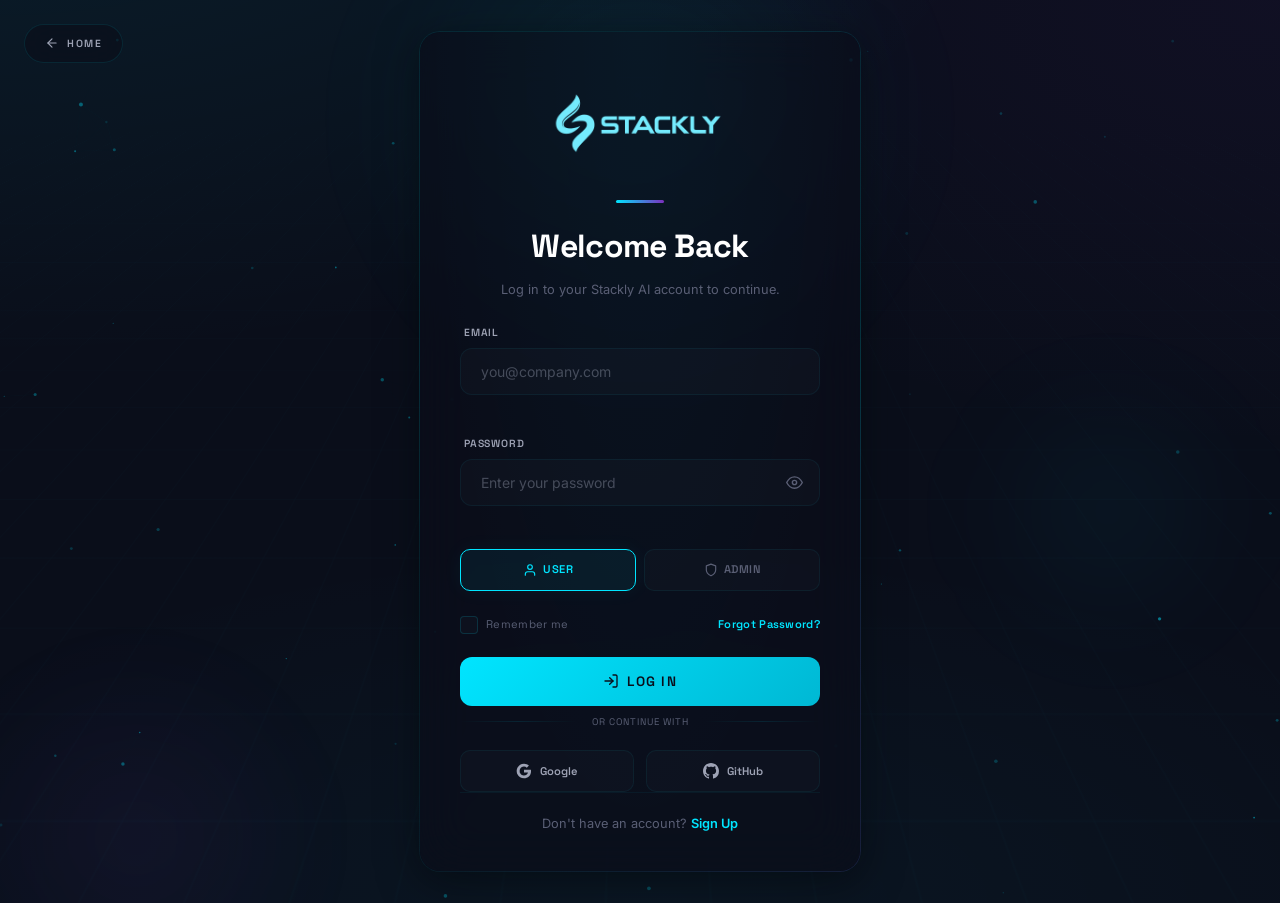
<file: dashboard-user.html>
<!DOCTYPE html>
<html lang="en">
<head>
  <meta charset="UTF-8">
  <meta name="viewport" content="width=device-width, initial-scale=1.0">
  <title>User Dashboard — Stackly AI & Robotics</title>
  <link rel="stylesheet" href="assets/css/style.css">
  <link rel="stylesheet" href="assets/css/dashboard.css">
</head>
<body>

<div class="dash">
  <div class="dash-bg">
    <div class="dash-grid"></div>
  </div>

  <!-- ============ SIDEBAR ============ -->
  <aside class="dash-sidebar" id="dashSidebar">
    <div class="dash-sidebar-logo" style="padding:1.5rem 1.5rem 1.25rem;border-bottom:1px solid var(--glass-border);display:flex;align-items:center;">
      <a href="index.html" class="header-logo" style="flex-shrink:0;">
        <div class="header-logo-icon">
          <img src="assets/images/logo-stackly.webp" alt="Stackly AI" class="header-logo-img">
        </div>
      </a>
    </div>
    <nav class="dash-sidebar-nav">
      <a class="dash-nav-item active" data-section="overview" href="#" onclick="switchSection('overview');return false;">
        <svg viewBox="0 0 24 24" fill="none" stroke="currentColor" stroke-width="1.8" stroke-linecap="round" stroke-linejoin="round"><rect x="3" y="3" width="7" height="7"/><rect x="14" y="3" width="7" height="7"/><rect x="14" y="14" width="7" height="7"/><rect x="3" y="14" width="7" height="7"/></svg>
        <span class="dash-nav-label">Overview</span>
      </a>
      <a class="dash-nav-item" data-section="projects" href="#" onclick="switchSection('projects');return false;">
        <svg viewBox="0 0 24 24" fill="none" stroke="currentColor" stroke-width="1.8" stroke-linecap="round" stroke-linejoin="round"><path d="M22 19a2 2 0 0 1-2 2H4a2 2 0 0 1-2-2V5a2 2 0 0 1 2-2h5l2 3h9a2 2 0 0 1 2 2z"/></svg>
        <span class="dash-nav-label">My Projects</span>
      </a>
      <a class="dash-nav-item" data-section="analytics" href="#" onclick="switchSection('analytics');return false;">
        <svg viewBox="0 0 24 24" fill="none" stroke="currentColor" stroke-width="1.8" stroke-linecap="round" stroke-linejoin="round"><path d="M18 20V10"/><path d="M12 20V4"/><path d="M6 20v-6"/></svg>
        <span class="dash-nav-label">Analytics</span>
      </a>
      <a class="dash-nav-item" data-section="resources" href="#" onclick="switchSection('resources');return false;">
        <svg viewBox="0 0 24 24" fill="none" stroke="currentColor" stroke-width="1.8" stroke-linecap="round" stroke-linejoin="round"><path d="M4 19.5A2.5 2.5 0 0 1 6.5 17H20"/><path d="M6.5 2H20v20H6.5A2.5 2.5 0 0 1 4 19.5v-15A2.5 2.5 0 0 1 6.5 2z"/></svg>
        <span class="dash-nav-label">Resource Hub</span>
      </a>
      <a class="dash-nav-item" data-section="notifications" href="#" onclick="switchSection('notifications');return false;">
        <svg viewBox="0 0 24 24" fill="none" stroke="currentColor" stroke-width="1.8" stroke-linecap="round" stroke-linejoin="round"><path d="M18 8A6 6 0 0 0 6 8c0 7-3 9-3 9h18s-3-2-3-9"/><path d="M13.73 21a2 2 0 0 1-3.46 0"/></svg>
        <span class="dash-nav-label">Notifications</span>
        <span class="dash-nav-badge">3</span>
      </a>
      <a class="dash-nav-item" data-section="settings" href="#" onclick="switchSection('settings');return false;">
        <svg viewBox="0 0 24 24" fill="none" stroke="currentColor" stroke-width="1.8" stroke-linecap="round" stroke-linejoin="round"><circle cx="12" cy="12" r="3"/><path d="M19.4 15a1.65 1.65 0 0 0 .33 1.82l.06.06a2 2 0 0 1 0 2.83 2 2 0 0 1-2.83 0l-.06-.06a1.65 1.65 0 0 0-1.82-.33 1.65 1.65 0 0 0-1 1.51V21a2 2 0 0 1-2 2 2 2 0 0 1-2-2v-.09A1.65 1.65 0 0 0 9 19.4a1.65 1.65 0 0 0-1.82.33l-.06.06a2 2 0 0 1-2.83 0 2 2 0 0 1 0-2.83l.06-.06A1.65 1.65 0 0 0 4.68 15a1.65 1.65 0 0 0-1.51-1H3a2 2 0 0 1-2-2 2 2 0 0 1 2-2h.09A1.65 1.65 0 0 0 4.6 9a1.65 1.65 0 0 0-.33-1.82l-.06-.06a2 2 0 0 1 0-2.83 2 2 0 0 1 2.83 0l.06.06A1.65 1.65 0 0 0 9 4.68a1.65 1.65 0 0 0 1-1.51V3a2 2 0 0 1 2-2 2 2 0 0 1 2 2v.09a1.65 1.65 0 0 0 1 1.51 1.65 1.65 0 0 0 1.82-.33l.06-.06a2 2 0 0 1 2.83 0 2 2 0 0 1 0 2.83l-.06.06A1.65 1.65 0 0 0 19.4 9a1.65 1.65 0 0 0 1.51 1H21a2 2 0 0 1 2 2 2 2 0 0 1-2 2h-.09a1.65 1.65 0 0 0-1.51 1z"/></svg>
        <span class="dash-nav-label">Settings</span>
      </a>
    </nav>
    <div class="dash-sidebar-footer">
      <div class="dash-sidebar-user-row">
        <div class="dash-sidebar-avatar" id="dashAvatar">A</div>
        <div class="dash-sidebar-user">
          <div class="dash-sidebar-name" id="dashName">Alex Chen</div>
          <div class="dash-sidebar-email" id="dashEmail" style="font-size:0.6rem;color:var(--clr-gray-500);white-space:nowrap;overflow:hidden;text-overflow:ellipsis;">alex@stackly.ai</div>
          <div class="dash-sidebar-role" id="dashRole">User</div>
        </div>
      </div>
      <button class="dash-logout-btn" id="dashLogout" title="Logout">
        <svg viewBox="0 0 24 24" fill="none" stroke="currentColor" stroke-width="2" stroke-linecap="round" stroke-linejoin="round"><path d="M9 21H5a2 2 0 0 1-2-2V5a2 2 0 0 1 2-2h4"/><polyline points="16 17 21 12 16 7"/><line x1="21" y1="12" x2="9" y2="12"/></svg>
      </button>
    </div>
  </aside>

  <!-- ============ MAIN ============ -->
  <div class="dash-main">
    <header class="dash-topbar">
      <div class="dash-topbar-left">
        <button class="dash-hamburger" id="dashHamburger">
          <svg viewBox="0 0 24 24" fill="none" stroke="currentColor" stroke-width="2" stroke-linecap="round" stroke-linejoin="round"><line x1="3" y1="12" x2="21" y2="12"/><line x1="3" y1="6" x2="21" y2="6"/><line x1="3" y1="18" x2="21" y2="18"/></svg>
        </button>
        <div class="dash-topbar-greeting">
          <h1 id="dashSectionTitle">Overview</h1>
        </div>
      </div>
      <div class="dash-topbar-right">
        <a href="404.html" class="dash-notif-btn dash-topbar-btn">
          <svg viewBox="0 0 24 24" fill="none" stroke="currentColor" stroke-width="1.8" stroke-linecap="round" stroke-linejoin="round"><path d="M18 8A6 6 0 0 0 6 8c0 7-3 9-3 9h18s-3-2-3-9"/><path d="M13.73 21a2 2 0 0 1-3.46 0"/></svg>
        </a>
      </div>
    </header>
    <div class="dash-content">

      <!-- ===== Overview ===== -->
      <section class="dash-section active" data-section="overview">
        <div class="dash-updated" style="margin-bottom:0.5rem;"><span class="dash-live-dot"></span> Updated — <span class="dash-live-ts">--:--</span> UTC</div>
        <p class="dash-section-sub">Your AI & robotics activity at a glance.</p>
        <div class="dash-stats">
          <div class="dash-stat">
            <div class="dash-stat-header">
              <div class="dash-stat-icon cyan"><svg viewBox="0 0 24 24" fill="none" stroke="currentColor" stroke-width="1.8" stroke-linecap="round" stroke-linejoin="round"><polyline points="22 12 18 12 15 21 9 3 6 12 2 12"/></svg></div>
              <span class="dash-stat-trend up">+12%</span>
            </div>
            <div class="dash-stat-value dash-count" data-target="24">0</div>
            <div class="dash-stat-label">Active Projects</div>
          </div>
          <div class="dash-stat">
            <div class="dash-stat-header">
              <div class="dash-stat-icon green"><svg viewBox="0 0 24 24" fill="none" stroke="currentColor" stroke-width="1.8" stroke-linecap="round" stroke-linejoin="round"><polyline points="20 6 9 17 4 12"/></svg></div>
              <span class="dash-stat-trend up">+18%</span>
            </div>
            <div class="dash-stat-value dash-count" data-target="1423">0</div>
            <div class="dash-stat-label">Tasks Completed</div>
          </div>
          <div class="dash-stat">
            <div class="dash-stat-header">
              <div class="dash-stat-icon violet"><svg viewBox="0 0 24 24" fill="none" stroke="currentColor" stroke-width="1.8" stroke-linecap="round" stroke-linejoin="round"><circle cx="12" cy="12" r="10"/><polyline points="12 6 12 12 16 14"/></svg></div>
              <span class="dash-stat-trend up">+7%</span>
            </div>
            <div class="dash-stat-value dash-count" data-target="847">0</div>
            <div class="dash-stat-label">Hours Saved</div>
          </div>
          <div class="dash-stat">
            <div class="dash-stat-header">
              <div class="dash-stat-icon amber"><svg viewBox="0 0 24 24" fill="none" stroke="currentColor" stroke-width="1.8" stroke-linecap="round" stroke-linejoin="round"><path d="M17 21v-2a4 4 0 0 0-4-4H5a4 4 0 0 0-4 4v2"/><circle cx="9" cy="7" r="4"/><path d="M23 21v-2a4 4 0 0 0-3-3.87"/><path d="M16 3.13a4 4 0 0 1 0 7.75"/></svg></div>
              <span class="dash-stat-trend up">+5%</span>
            </div>
            <div class="dash-stat-value dash-count" data-target="18">0</div>
            <div class="dash-stat-label">Team Members</div>
          </div>
        </div>
        <div class="dash-grid-2">
          <div class="dash-card">
            <div class="dash-card-header">
              <h3>Weekly Inference Activity</h3>
            </div>
            <div class="dash-chart-bars">
              <div class="dash-chart-bar-wrap">
                <span class="dash-chart-bar-value">8.2K</span>
                <div class="dash-chart-bar cyan" data-height="85" style="height:4px;"></div>
                <span class="dash-chart-bar-label">Mon</span>
              </div>
              <div class="dash-chart-bar-wrap">
                <span class="dash-chart-bar-value">12.4K</span>
                <div class="dash-chart-bar cyan" data-height="100" style="height:4px;"></div>
                <span class="dash-chart-bar-label">Tue</span>
              </div>
              <div class="dash-chart-bar-wrap">
                <span class="dash-chart-bar-value">9.7K</span>
                <div class="dash-chart-bar violet" data-height="78" style="height:4px;"></div>
                <span class="dash-chart-bar-label">Wed</span>
              </div>
              <div class="dash-chart-bar-wrap">
                <span class="dash-chart-bar-value">11.2K</span>
                <div class="dash-chart-bar green" data-height="92" style="height:4px;"></div>
                <span class="dash-chart-bar-label">Thu</span>
              </div>
              <div class="dash-chart-bar-wrap">
                <span class="dash-chart-bar-value">14.8K</span>
                <div class="dash-chart-bar cyan" data-height="96" style="height:4px;"></div>
                <span class="dash-chart-bar-label">Fri</span>
              </div>
              <div class="dash-chart-bar-wrap">
                <span class="dash-chart-bar-value">6.3K</span>
                <div class="dash-chart-bar violet" data-height="52" style="height:4px;"></div>
                <span class="dash-chart-bar-label">Sat</span>
              </div>
              <div class="dash-chart-bar-wrap">
                <span class="dash-chart-bar-value">4.1K</span>
                <div class="dash-chart-bar amber" data-height="34" style="height:4px;"></div>
                <span class="dash-chart-bar-label">Sun</span>
              </div>
            </div>
            <div style="margin-top:1rem;display:flex;justify-content:space-between;font-size:0.65rem;color:var(--clr-gray-500);">
              <span>Total: <strong style="color:var(--clr-gray-100);">66.7K</strong> inferences</span>
              <span>Avg: <strong style="color:var(--clr-gray-100);">9.5K</strong>/day</span>
            </div>
          </div>
          <div class="dash-card">
            <div class="dash-card-header">
              <h3>Recent Activity</h3>
              <a href="#" onclick="switchSection('notifications')">View all</a>
            </div>
            <div class="dash-activity">
              <div class="dash-activity-item">
                <span class="dash-activity-dot cyan"></span>
                <div class="dash-activity-text">
                  <p><strong>Predictive Maintenance</strong> — Model training completed with 98.3% accuracy.</p>
                  <span>12 minutes ago</span>
                </div>
              </div>
              <div class="dash-activity-item">
                <span class="dash-activity-dot violet"></span>
                <div class="dash-activity-text">
                  <p><strong>Computer Vision</strong> — New dataset uploaded: 12,400 annotated images.</p>
                  <span>1 hour ago</span>
                </div>
              </div>
              <div class="dash-activity-item">
                <span class="dash-activity-dot green"></span>
                <div class="dash-activity-text">
                  <p><strong>Edge AI</strong> — Deployment to 4 edge nodes completed successfully.</p>
                  <span>3 hours ago</span>
                </div>
              </div>
              <div class="dash-activity-item">
                <span class="dash-activity-dot amber"></span>
                <div class="dash-activity-text">
                  <p><strong>Digital Twin</strong> — Simulation environment synchronized with live data.</p>
                  <span>5 hours ago</span>
                </div>
              </div>
            </div>
          </div>
        </div>
        <div class="dash-card">
          <div class="dash-card-header">
            <h3>Quick Actions</h3>
          </div>
          <div class="dash-actions">
            <a href="404.html" class="dash-action">
              <svg viewBox="0 0 24 24" fill="none" stroke="currentColor" stroke-width="1.8" stroke-linecap="round" stroke-linejoin="round"><path d="M14 2H6a2 2 0 0 0-2 2v16a2 2 0 0 0 2 2h12a2 2 0 0 0 2-2V8z"/><polyline points="14 2 14 8 20 8"/><line x1="12" y1="18" x2="12" y2="12"/><line x1="9" y1="15" x2="15" y2="15"/></svg>
              New Project
            </a>
            <a href="404.html" class="dash-action">
              <svg viewBox="0 0 24 24" fill="none" stroke="currentColor" stroke-width="1.8" stroke-linecap="round" stroke-linejoin="round"><path d="M21 15v4a2 2 0 0 1-2 2H5a2 2 0 0 1-2-2v-4"/><polyline points="7 10 12 15 17 10"/><line x1="12" y1="15" x2="12" y2="3"/></svg>
              Upload Dataset
            </a>
            <a href="404.html" class="dash-action">
              <svg viewBox="0 0 24 24" fill="none" stroke="currentColor" stroke-width="1.8" stroke-linecap="round" stroke-linejoin="round"><polyline points="16 3 21 3 21 8"/><polyline points="8 21 3 21 3 16"/><line x1="21" y1="3" x2="14" y2="10"/><line x1="3" y1="21" x2="10" y2="14"/></svg>
              Deploy Model
            </a>
            <a href="404.html" class="dash-action">
              <svg viewBox="0 0 24 24" fill="none" stroke="currentColor" stroke-width="1.8" stroke-linecap="round" stroke-linejoin="round"><rect x="3" y="3" width="18" height="18" rx="2" ry="2"/><line x1="3" y1="9" x2="21" y2="9"/><line x1="9" y1="21" x2="9" y2="9"/></svg>
              View Reports
            </a>
          </div>
        </div>
        <div class="dash-grid-2" style="margin-top:1.5rem;">
          <div class="dash-card">
            <div class="dash-card-header">
              <h3>Model Performance</h3>
              <a href="404.html">View details</a>
            </div>
            <div style="display:grid;grid-template-columns:1fr 1fr;gap:1rem;">
              <div style="text-align:center;padding:0.75rem;background:rgba(0,229,255,0.05);border-radius:0.5rem;">
                <div style="font-size:1.5rem;font-weight:700;color:#00E5FF;">98.3%</div>
                <div style="font-size:0.65rem;color:var(--clr-gray-500);margin-top:0.15rem;">Accuracy</div>
              </div>
              <div style="text-align:center;padding:0.75rem;background:rgba(123,47,190,0.05);border-radius:0.5rem;">
                <div style="font-size:1.5rem;font-weight:700;color:#7B2FBE;">97.1%</div>
                <div style="font-size:0.65rem;color:var(--clr-gray-500);margin-top:0.15rem;">Precision</div>
              </div>
              <div style="text-align:center;padding:0.75rem;background:rgba(0,204,136,0.05);border-radius:0.5rem;">
                <div style="font-size:1.5rem;font-weight:700;color:#00CC88;">96.8%</div>
                <div style="font-size:0.65rem;color:var(--clr-gray-500);margin-top:0.15rem;">Recall</div>
              </div>
              <div style="text-align:center;padding:0.75rem;background:rgba(255,183,77,0.05);border-radius:0.5rem;">
                <div style="font-size:1.5rem;font-weight:700;color:#FFB74D;">97.4%</div>
                <div style="font-size:0.65rem;color:var(--clr-gray-500);margin-top:0.15rem;">F1 Score</div>
              </div>
            </div>
            <div style="margin-top:0.75rem;font-size:0.6rem;color:var(--clr-gray-500);text-align:center;">Based on last 10,000 inference samples</div>
          </div>
          <div class="dash-card">
            <div class="dash-card-header">
              <h3>Storage Overview</h3>
              <a href="404.html">Manage</a>
            </div>
            <div style="margin-bottom:0.75rem;">
              <div style="display:flex;justify-content:space-between;font-size:0.75rem;margin-bottom:0.35rem;">
                <span style="color:var(--clr-gray-300);">Used <strong>342 GB</strong> / 1 TB</span>
                <span style="color:#00E5FF;font-weight:600;">34%</span>
              </div>
              <div style="height:6px;background:rgba(255,255,255,0.06);border-radius:99px;overflow:hidden;">
                <div style="height:100%;width:34%;background:linear-gradient(90deg,#00E5FF,#7B2FBE);border-radius:99px;"></div>
              </div>
            </div>
            <div style="font-size:0.65rem;color:var(--clr-gray-500);">
            <span class="dash-live-dot"></span> Last synced 2 min ago
          </div>
        </div>
        <div class="dash-card dash-premium" style="margin-top:1.5rem;">
          <div class="dash-card-header">
            <h3 style="display:flex;align-items:center;gap:0.75rem;"><span class="dash-premium-badge">Premium</span> Advanced Insights</h3>
            <a href="404.html" style="color:var(--clr-cyan-400);">Explore</a>
          </div>
          <div class="dash-premium-grid">
            <div class="dash-premium-item">
              <div class="dash-premium-item-icon"><svg viewBox="0 0 24 24" fill="none" stroke="currentColor" stroke-width="1.8" stroke-linecap="round" stroke-linejoin="round"><polyline points="22 12 18 12 15 21 9 3 6 12 2 12"/></svg></div>
              <h4>Predictive Analytics</h4>
              <p>AI-powered forecasting for resource usage, costs, and model performance.</p>
            </div>
            <div class="dash-premium-item">
              <div class="dash-premium-item-icon"><svg viewBox="0 0 24 24" fill="none" stroke="currentColor" stroke-width="1.8" stroke-linecap="round" stroke-linejoin="round"><path d="M12 22s8-4 8-10V5l-8-3-8 3v7c0 6 8 10 8 10z"/></svg></div>
              <h4>Priority Compute</h4>
              <p>Dedicated GPU clusters with zero queue time for training jobs.</p>
            </div>
            <div class="dash-premium-item">
              <div class="dash-premium-item-icon"><svg viewBox="0 0 24 24" fill="none" stroke="currentColor" stroke-width="1.8" stroke-linecap="round" stroke-linejoin="round"><path d="M21 16V8a2 2 0 0 0-1-1.73l-7-4a2 2 0 0 0-2 0l-7 4A2 2 0 0 0 3 8v8a2 2 0 0 0 1 1.73l7 4a2 2 0 0 0 2 0l7-4A2 2 0 0 0 21 16z"/></svg></div>
              <h4>Dedicated Support</h4>
              <p>24/7 priority support with assigned solutions engineer.</p>
            </div>
          </div>
          <div class="dash-premium-upgrade">
            <p><strong>Unlock the full Stackly experience.</strong> Get advanced analytics, priority compute, and dedicated support.</p>
            <a href="404.html" class="dash-premium-btn">Upgrade Now</a>
          </div>
        </div>
      </section>

      <!-- ===== My Projects ===== -->
      <section class="dash-section" data-section="projects">
        <h2 class="dash-section-title">My Projects</h2>
        <div class="dash-updated" style="margin-bottom:0.5rem;"><span class="dash-live-dot"></span> Updated — <span class="dash-live-ts">--:--</span> UTC</div>
        <p class="dash-section-sub">Manage and monitor your active AI & robotics projects.</p>
        <div class="dash-projects">
          <div class="dash-project">
            <div class="dash-project-top">
              <div class="dash-project-icon" style="background:rgba(0,229,255,0.1);color:var(--clr-cyan-400);">P</div>
              <span class="dash-project-status live">Live</span>
            </div>
            <h4>Predictive Maintenance</h4>
            <p>Real-time equipment failure prediction using deep learning sensor fusion.</p>
            <div class="dash-project-progress">
              <div class="bar"><div class="bar-fill cyan" style="width:92%"></div></div>
              <div class="label"><span>Progress</span><span>92%</span></div>
            </div>
          </div>
          <div class="dash-project">
            <div class="dash-project-top">
              <div class="dash-project-icon" style="background:rgba(123,47,190,0.1);color:var(--clr-violet-300);">C</div>
              <span class="dash-project-status staging">Staging</span>
            </div>
            <h4>Computer Vision</h4>
            <p>Automated quality inspection system with real-time defect detection.</p>
            <div class="dash-project-progress">
              <div class="bar"><div class="bar-fill violet" style="width:78%"></div></div>
              <div class="label"><span>Progress</span><span>78%</span></div>
            </div>
          </div>
          <div class="dash-project">
            <div class="dash-project-top">
              <div class="dash-project-icon" style="background:rgba(0,204,136,0.1);color:#00CC88;">N</div>
              <span class="dash-project-status dev">In Dev</span>
            </div>
            <h4>Autonomous Navigation</h4>
            <p>SLAM-based navigation system for warehouse robotics and logistics.</p>
            <div class="dash-project-progress">
              <div class="bar"><div class="bar-fill green" style="width:55%"></div></div>
              <div class="label"><span>Progress</span><span>55%</span></div>
            </div>
          </div>
          <div class="dash-project">
            <div class="dash-project-top">
              <div class="dash-project-icon" style="background:rgba(255,183,77,0.1);color:#FFB74D;">E</div>
              <span class="dash-project-status pending">Pending</span>
            </div>
            <h4>Edge AI Deployment</h4>
            <p>Optimized inference engine for edge devices with real-time processing.</p>
            <div class="dash-project-progress">
              <div class="bar"><div class="bar-fill cyan" style="width:32%"></div></div>
              <div class="label"><span>Progress</span><span>32%</span></div>
            </div>
          </div>
        </div>
        <div class="dash-card" style="margin-top:1.5rem;">
          <div class="dash-card-header">
            <h3>Project Timeline</h3>
            <a href="404.html">Full schedule</a>
          </div>
          <div style="position:relative;padding-left:1.25rem;">
            <div style="position:absolute;left:6px;top:4px;bottom:4px;width:2px;background:linear-gradient(180deg,#00E5FF,#7B2FBE,#00CC88,#FFB74D);border-radius:2px;"></div>
            <div style="position:relative;margin-bottom:1rem;">
              <div style="position:absolute;left:-1.1rem;top:0.15rem;width:10px;height:10px;border-radius:50%;background:#00E5FF;border:2px solid rgba(0,229,255,0.3);"></div>
              <p style="font-size:0.75rem;font-weight:600;color:var(--clr-gray-100);">Q1 2026 — Foundation</p>
              <p style="font-size:0.6rem;color:var(--clr-gray-500);">Core infrastructure, sensor integration, baseline models completed.</p>
            </div>
            <div style="position:relative;margin-bottom:1rem;">
              <div style="position:absolute;left:-1.1rem;top:0.15rem;width:10px;height:10px;border-radius:50%;background:#7B2FBE;border:2px solid rgba(123,47,190,0.3);"></div>
              <p style="font-size:0.75rem;font-weight:600;color:var(--clr-gray-100);">Q2 2026 — Expansion</p>
              <p style="font-size:0.6rem;color:var(--clr-gray-500);">Multi-region deployment, edge node rollout, performance tuning.</p>
            </div>
            <div style="position:relative;margin-bottom:1rem;">
              <div style="position:absolute;left:-1.1rem;top:0.15rem;width:10px;height:10px;border-radius:50%;background:#00CC88;border:2px solid rgba(0,204,136,0.3);"></div>
              <p style="font-size:0.75rem;font-weight:600;color:var(--clr-gray-100);">Q3 2026 — Optimization</p>
              <p style="font-size:0.6rem;color:var(--clr-gray-500);">Model compression, latency reduction, automated retraining pipeline.</p>
            </div>
            <div style="position:relative;">
              <div style="position:absolute;left:-1.1rem;top:0.15rem;width:10px;height:10px;border-radius:50%;background:#FFB74D;border:2px solid rgba(255,183,77,0.3);"></div>
              <p style="font-size:0.75rem;font-weight:600;color:var(--clr-gray-100);">Q4 2026 — Scale</p>
              <p style="font-size:0.6rem;color:var(--clr-gray-500);">Production scaling, SLA guarantees, enterprise feature completion.</p>
            </div>
          </div>
        </div>
        <div class="dash-card dash-premium" style="margin-top:1.5rem;">
          <div class="dash-card-header">
            <h3 style="display:flex;align-items:center;gap:0.75rem;"><span class="dash-premium-badge">Premium</span> Unlimited Projects</h3>
            <a href="404.html" style="color:var(--clr-cyan-400);">Explore</a>
          </div>
          <div class="dash-premium-grid">
            <div class="dash-premium-item">
              <div class="dash-premium-item-icon"><svg viewBox="0 0 24 24" fill="none" stroke="currentColor" stroke-width="1.8" stroke-linecap="round" stroke-linejoin="round"><path d="M22 19a2 2 0 0 1-2 2H4a2 2 0 0 1-2-2V5a2 2 0 0 1 2-2h5l2 3h9a2 2 0 0 1 2 2z"/></svg></div>
              <h4>Unlimited Projects</h4>
              <p>Create and manage unlimited concurrent AI & robotics projects.</p>
            </div>
            <div class="dash-premium-item">
              <div class="dash-premium-item-icon"><svg viewBox="0 0 24 24" fill="none" stroke="currentColor" stroke-width="1.8" stroke-linecap="round" stroke-linejoin="round"><circle cx="12" cy="12" r="10"/><polyline points="12 6 12 12 16 14"/></svg></div>
              <h4>Parallel Training</h4>
              <p>Run multiple model training jobs simultaneously across GPU clusters.</p>
            </div>
            <div class="dash-premium-item">
              <div class="dash-premium-item-icon"><svg viewBox="0 0 24 24" fill="none" stroke="currentColor" stroke-width="1.8" stroke-linecap="round" stroke-linejoin="round"><polyline points="16 3 21 3 21 8"/><polyline points="8 21 3 21 3 16"/><line x1="21" y1="3" x2="14" y2="10"/><line x1="3" y1="21" x2="10" y2="14"/></svg></div>
              <h4>Priority Deployments</h4>
              <p>Expedited model deployment with zero-downtime rollout strategy.</p>
            </div>
          </div>
          <div class="dash-premium-upgrade">
            <p><strong>Scale your projects further.</strong> Unlimited concurrent projects, parallel training, and priority deployment.</p>
            <a href="404.html" class="dash-premium-btn">Upgrade Now</a>
          </div>
        </div>
      </section>

      <!-- ===== Analytics ===== -->
      <section class="dash-section" data-section="analytics">
        <h2 class="dash-section-title">Analytics</h2>
        <div class="dash-updated" style="margin-bottom:0.5rem;"><span class="dash-live-dot"></span> Updated — <span class="dash-live-ts">--:--</span> UTC</div>
        <p class="dash-section-sub">Performance metrics and usage statistics for your projects.</p>
        <div class="dash-stats">
          <div class="dash-stat">
            <div class="dash-stat-header">
              <div class="dash-stat-icon cyan"><svg viewBox="0 0 24 24" fill="none" stroke="currentColor" stroke-width="1.8" stroke-linecap="round" stroke-linejoin="round"><polyline points="22 12 18 12 15 21 9 3 6 12 2 12"/></svg></div>
              <span class="dash-stat-trend up">+23%</span>
            </div>
            <div class="dash-stat-value">98.3%</div>
            <div class="dash-stat-label">Model Accuracy</div>
          </div>
          <div class="dash-stat">
            <div class="dash-stat-header">
              <div class="dash-stat-icon green"><svg viewBox="0 0 24 24" fill="none" stroke="currentColor" stroke-width="1.8" stroke-linecap="round" stroke-linejoin="round"><circle cx="12" cy="12" r="10"/><polyline points="12 6 12 12 16 14"/></svg></div>
              <span class="dash-stat-trend up">+15%</span>
            </div>
            <div class="dash-stat-value">2.4ms</div>
            <div class="dash-stat-label">Avg Inference Time</div>
          </div>
          <div class="dash-stat">
            <div class="dash-stat-header">
              <div class="dash-stat-icon violet"><svg viewBox="0 0 24 24" fill="none" stroke="currentColor" stroke-width="1.8" stroke-linecap="round" stroke-linejoin="round"><path d="M22 12h-4l-3 9L9 3l-3 9H2"/></svg></div>
              <span class="dash-stat-trend up">+8%</span>
            </div>
            <div class="dash-stat-value">99.97%</div>
            <div class="dash-stat-label">System Uptime</div>
          </div>
          <div class="dash-stat">
            <div class="dash-stat-header">
              <div class="dash-stat-icon amber"><svg viewBox="0 0 24 24" fill="none" stroke="currentColor" stroke-width="1.8" stroke-linecap="round" stroke-linejoin="round"><path d="M2 3h6a4 4 0 0 1 4 4v14a3 3 0 0 0-3-3H2z"/><path d="M22 3h-6a4 4 0 0 0-4 4v14a3 3 0 0 1 3-3h7z"/></svg></div>
              <span class="dash-stat-trend up">+31%</span>
            </div>
            <div class="dash-stat-value">84.7K</div>
            <div class="dash-stat-label">API Calls (Today)</div>
          </div>
        </div>
        <div class="dash-grid-2">
          <div class="dash-card">
            <div class="dash-card-header">
              <h3>Weekly Performance</h3>
            </div>
            <div class="dash-activity">
              <div class="dash-activity-item">
                <span class="dash-activity-dot cyan"></span>
                <div class="dash-activity-text">
                  <p><strong>Monday</strong> — 12,847 inferences processed. Peak at 14:32 UTC.</p>
                </div>
              </div>
              <div class="dash-activity-item">
                <span class="dash-activity-dot green"></span>
                <div class="dash-activity-text">
                  <p><strong>Tuesday</strong> — Model retrained. Accuracy improved from 96.1% to 98.3%.</p>
                </div>
              </div>
              <div class="dash-activity-item">
                <span class="dash-activity-dot violet"></span>
                <div class="dash-activity-text">
                  <p><strong>Wednesday</strong> — New edge node deployed in Frankfurt region.</p>
                </div>
              </div>
              <div class="dash-activity-item">
                <span class="dash-activity-dot amber"></span>
                <div class="dash-activity-text">
                  <p><strong>Thursday</strong> — Dataset version 3.2 released with 8,400 new samples.</p>
                </div>
              </div>
              <div class="dash-activity-item">
                <span class="dash-activity-dot cyan"></span>
                <div class="dash-activity-text">
                  <p><strong>Friday</strong> — Automated pipeline processed 24K+ hours of sensor data.</p>
                </div>
              </div>
            </div>
          </div>
          <div class="dash-card">
            <div class="dash-card-header">
              <h3>Top Models</h3>
            </div>
            <div class="dash-status-list">
              <div class="dash-status-item">
                <div class="dash-status-left">
                  <span class="dash-status-dot green"></span>
                  <div><div class="dash-status-name">Predictive Maintenance v4</div><div class="dash-status-meta">98.3% accuracy · 2.1ms latency</div></div>
                </div>
                <span class="dash-status-pct" style="color:#00CC88;">#1</span>
              </div>
              <div class="dash-status-item">
                <div class="dash-status-left">
                  <span class="dash-status-dot green"></span>
                  <div><div class="dash-status-name">Vision Inspector v2</div><div class="dash-status-meta">97.8% accuracy · 3.4ms latency</div></div>
                </div>
                <span class="dash-status-pct" style="color:#00CC88;">#2</span>
              </div>
              <div class="dash-status-item">
                <div class="dash-status-left">
                  <span class="dash-status-dot yellow"></span>
                  <div><div class="dash-status-name">SLAM Navigator v1</div><div class="dash-status-meta">94.2% accuracy · 5.7ms latency</div></div>
                </div>
                <span class="dash-status-pct" style="color:#FFB74D;">#3</span>
              </div>
              <div class="dash-status-item">
                <div class="dash-status-left">
                  <span class="dash-status-dot yellow"></span>
                  <div><div class="dash-status-name">Edge Optimizer v3</div><div class="dash-status-meta">91.5% accuracy · 1.8ms latency</div></div>
                </div>
                <span class="dash-status-pct" style="color:#FFB74D;">#4</span>
              </div>
            </div>
          </div>
        </div>
        <div class="dash-grid-2" style="margin-top:1.5rem;">
          <div class="dash-card">
            <div class="dash-card-header">
              <h3>Model Comparison</h3>
              <a href="404.html">Compare all</a>
            </div>
            <div style="overflow-x:auto;">
              <table style="width:100%;border-collapse:collapse;font-size:0.65rem;">
                <thead>
                  <tr style="border-bottom:1px solid var(--glass-border);">
                    <th style="text-align:left;padding:0.5rem 0.4rem;color:var(--clr-gray-500);font-weight:500;">Model</th>
                    <th style="text-align:right;padding:0.5rem 0.4rem;color:var(--clr-gray-500);font-weight:500;">Accuracy</th>
                    <th style="text-align:right;padding:0.5rem 0.4rem;color:var(--clr-gray-500);font-weight:500;">Latency</th>
                    <th style="text-align:right;padding:0.5rem 0.4rem;color:var(--clr-gray-500);font-weight:500;">Size</th>
                    <th style="text-align:center;padding:0.5rem 0.4rem;color:var(--clr-gray-500);font-weight:500;">Status</th>
                  </tr>
                </thead>
                <tbody>
                  <tr style="border-bottom:1px solid var(--glass-border);">
                    <td style="padding:0.5rem 0.4rem;color:var(--clr-gray-100);font-weight:500;">Predictive v4</td>
                    <td style="padding:0.5rem 0.4rem;text-align:right;color:#00E5FF;">98.3%</td>
                    <td style="padding:0.5rem 0.4rem;text-align:right;color:var(--clr-gray-300);">2.1ms</td>
                    <td style="padding:0.5rem 0.4rem;text-align:right;color:var(--clr-gray-300);">847 MB</td>
                    <td style="padding:0.5rem 0.4rem;text-align:center;"><span style="display:inline-block;padding:0.1rem 0.4rem;border-radius:99px;background:rgba(0,204,136,0.15);color:#00CC88;font-size:0.6rem;">Active</span></td>
                  </tr>
                  <tr style="border-bottom:1px solid var(--glass-border);">
                    <td style="padding:0.5rem 0.4rem;color:var(--clr-gray-100);font-weight:500;">Vision v2</td>
                    <td style="padding:0.5rem 0.4rem;text-align:right;color:#7B2FBE;">97.8%</td>
                    <td style="padding:0.5rem 0.4rem;text-align:right;color:var(--clr-gray-300);">3.4ms</td>
                    <td style="padding:0.5rem 0.4rem;text-align:right;color:var(--clr-gray-300);">1.2 GB</td>
                    <td style="padding:0.5rem 0.4rem;text-align:center;"><span style="display:inline-block;padding:0.1rem 0.4rem;border-radius:99px;background:rgba(0,204,136,0.15);color:#00CC88;font-size:0.6rem;">Active</span></td>
                  </tr>
                  <tr>
                    <td style="padding:0.5rem 0.4rem;color:var(--clr-gray-100);font-weight:500;">SLAM Nav v1</td>
                    <td style="padding:0.5rem 0.4rem;text-align:right;color:#FFB74D;">94.2%</td>
                    <td style="padding:0.5rem 0.4rem;text-align:right;color:var(--clr-gray-300);">5.7ms</td>
                    <td style="padding:0.5rem 0.4rem;text-align:right;color:var(--clr-gray-300);">2.4 GB</td>
                    <td style="padding:0.5rem 0.4rem;text-align:center;"><span style="display:inline-block;padding:0.1rem 0.4rem;border-radius:99px;background:rgba(255,183,77,0.15);color:#FFB74D;font-size:0.6rem;">Staging</span></td>
                  </tr>
                </tbody>
              </table>
            </div>
          </div>
          <div class="dash-card">
            <div class="dash-card-header">
              <h3>Cost Analysis</h3>
              <a href="404.html">Full breakdown</a>
            </div>
            <div style="display:grid;grid-template-columns:1fr 1fr;gap:0.75rem;">
              <div style="padding:0.75rem;background:rgba(0,229,255,0.05);border-radius:0.5rem;">
                <div style="font-size:0.6rem;color:var(--clr-gray-500);">Compute Cost</div>
                <div style="font-size:1.1rem;font-weight:700;color:var(--clr-gray-100);">$2,847</div>
              </div>
              <div style="padding:0.75rem;background:rgba(123,47,190,0.05);border-radius:0.5rem;">
                <div style="font-size:0.6rem;color:var(--clr-gray-500);">Storage</div>
                <div style="font-size:1.1rem;font-weight:700;color:var(--clr-gray-100);">$892</div>
              </div>
              <div style="padding:0.75rem;background:rgba(0,204,136,0.05);border-radius:0.5rem;">
                <div style="font-size:0.6rem;color:var(--clr-gray-500);">Bandwidth</div>
                <div style="font-size:1.1rem;font-weight:700;color:var(--clr-gray-100);">$1,234</div>
              </div>
              <div style="padding:0.75rem;background:rgba(255,183,77,0.05);border-radius:0.5rem;">
                <div style="font-size:0.6rem;color:var(--clr-gray-500);">Total</div>
                <div style="font-size:1.1rem;font-weight:700;color:var(--clr-gray-100);">$4,973</div>
              </div>
            </div>
            <div style="margin-top:0.75rem;font-size:0.6rem;color:var(--clr-gray-500);text-align:center;">Monthly estimate — current billing cycle</div>
          </div>
        </div>
        <div class="dash-card dash-premium" style="margin-top:1.5rem;">
          <div class="dash-card-header">
            <h3 style="display:flex;align-items:center;gap:0.75rem;"><span class="dash-premium-badge">Premium</span> Advanced Analytics</h3>
            <a href="404.html" style="color:var(--clr-cyan-400);">Explore</a>
          </div>
          <div class="dash-premium-grid">
            <div class="dash-premium-item">
              <div class="dash-premium-item-icon"><svg viewBox="0 0 24 24" fill="none" stroke="currentColor" stroke-width="1.8" stroke-linecap="round" stroke-linejoin="round"><rect x="3" y="3" width="18" height="18" rx="2" ry="2"/><line x1="3" y1="9" x2="21" y2="9"/><line x1="9" y1="21" x2="9" y2="9"/></svg></div>
              <h4>Custom Dashboards</h4>
              <p>Create personalized dashboards with custom metrics and KPIs.</p>
            </div>
            <div class="dash-premium-item">
              <div class="dash-premium-item-icon"><svg viewBox="0 0 24 24" fill="none" stroke="currentColor" stroke-width="1.8" stroke-linecap="round" stroke-linejoin="round"><path d="M21 15v4a2 2 0 0 1-2 2H5a2 2 0 0 1-2-2v-4"/><polyline points="7 10 12 15 17 10"/><line x1="12" y1="15" x2="12" y2="3"/></svg></div>
              <h4>Data Export</h4>
              <p>Export raw metrics and reports to CSV, JSON, or integrate via API.</p>
            </div>
            <div class="dash-premium-item">
              <div class="dash-premium-item-icon"><svg viewBox="0 0 24 24" fill="none" stroke="currentColor" stroke-width="1.8" stroke-linecap="round" stroke-linejoin="round"><path d="M18 20V10"/><path d="M12 20V4"/><path d="M6 20v-6"/></svg></div>
              <h4>Historical Trends</h4>
              <p>Unlimited historical data retention with year-over-year comparisons.</p>
            </div>
          </div>
          <div class="dash-premium-upgrade">
            <p><strong>Go beyond basic metrics.</strong> Custom dashboards, data export, and unlimited history with Premium.</p>
            <a href="404.html" class="dash-premium-btn">Upgrade Now</a>
          </div>
        </div>
      </section>

      <!-- ===== Resource Hub ===== -->
      <section class="dash-section" data-section="resources">
        <h2 class="dash-section-title">Resource Hub</h2>
        <div class="dash-updated" style="margin-bottom:0.5rem;"><span class="dash-live-dot"></span> Updated — <span class="dash-live-ts">--:--</span> UTC</div>
        <p class="dash-section-sub">Documentation, tools, and learning materials at your fingertips.</p>
        <div class="dash-resources">
          <div class="dash-resource">
            <div class="dash-resource-icon" style="background:rgba(0,229,255,0.1);color:var(--clr-cyan-400);">
              <svg viewBox="0 0 24 24" fill="none" stroke="currentColor" stroke-width="1.8" width="22" height="22" stroke-linecap="round" stroke-linejoin="round"><path d="M4 19.5A2.5 2.5 0 0 1 6.5 17H20"/><path d="M6.5 2H20v20H6.5A2.5 2.5 0 0 1 4 19.5v-15A2.5 2.5 0 0 1 6.5 2z"/></svg>
            </div>
            <h4>API Documentation</h4>
            <p>Complete reference for all Stackly AI APIs, endpoints, and SDKs.</p>
          </div>
          <div class="dash-resource">
            <div class="dash-resource-icon" style="background:rgba(123,47,190,0.1);color:var(--clr-violet-300);">
              <svg viewBox="0 0 24 24" fill="none" stroke="currentColor" stroke-width="1.8" width="22" height="22" stroke-linecap="round" stroke-linejoin="round"><circle cx="12" cy="12" r="10"/><polyline points="12 6 12 12 16 14"/></svg>
            </div>
            <h4>Video Tutorials</h4>
            <p>Step-by-step guides covering model training, deployment, and monitoring.</p>
          </div>
          <div class="dash-resource">
            <div class="dash-resource-icon" style="background:rgba(0,204,136,0.1);color:#00CC88;">
              <svg viewBox="0 0 24 24" fill="none" stroke="currentColor" stroke-width="1.8" width="22" height="22" stroke-linecap="round" stroke-linejoin="round"><path d="M2 3h6a4 4 0 0 1 4 4v14a3 3 0 0 0-3-3H2z"/><path d="M22 3h-6a4 4 0 0 0-4 4v14a3 3 0 0 1 3-3h7z"/></svg>
            </div>
            <h4>Research Papers</h4>
            <p>Latest academic publications and internal research on AI & robotics.</p>
          </div>
          <div class="dash-resource">
            <div class="dash-resource-icon" style="background:rgba(255,183,77,0.1);color:#FFB74D;">
              <svg viewBox="0 0 24 24" fill="none" stroke="currentColor" stroke-width="1.8" width="22" height="22" stroke-linecap="round" stroke-linejoin="round"><polyline points="16 3 21 3 21 8"/><polyline points="8 21 3 21 3 16"/><line x1="21" y1="3" x2="14" y2="10"/><line x1="3" y1="21" x2="10" y2="14"/></svg>
            </div>
            <h4>Model Zoo</h4>
            <p>Pre-trained models for computer vision, NLP, and predictive analytics.</p>
          </div>
          <div class="dash-resource">
            <div class="dash-resource-icon" style="background:rgba(0,229,255,0.1);color:var(--clr-cyan-400);">
              <svg viewBox="0 0 24 24" fill="none" stroke="currentColor" stroke-width="1.8" width="22" height="22" stroke-linecap="round" stroke-linejoin="round"><path d="M21 16V8a2 2 0 0 0-1-1.73l-7-4a2 2 0 0 0-2 0l-7 4A2 2 0 0 0 3 8v8a2 2 0 0 0 1 1.73l7 4a2 2 0 0 0 2 0l7-4A2 2 0 0 0 21 16z"/></svg>
            </div>
            <h4>SDK & Tools</h4>
            <p>Client libraries, CLI tools, and integrations for popular frameworks.</p>
          </div>
          <div class="dash-resource">
            <div class="dash-resource-icon" style="background:rgba(123,47,190,0.1);color:var(--clr-violet-300);">
              <svg viewBox="0 0 24 24" fill="none" stroke="currentColor" stroke-width="1.8" width="22" height="22" stroke-linecap="round" stroke-linejoin="round"><rect x="3" y="11" width="18" height="11" rx="2" ry="2"/><path d="M7 11V7a5 5 0 0 1 10 0v4"/></svg>
            </div>
            <h4>Security Guide</h4>
            <p>Best practices for securing your models, data, and deployment pipeline.</p>
          </div>
        </div>
        <div class="dash-card" style="margin-top:1.5rem;">
          <div class="dash-card-header">
            <h3>Recently Added</h3>
            <a href="404.html">Browse all</a>
          </div>
          <div class="dash-activity">
            <div class="dash-activity-item">
              <span class="dash-activity-dot cyan"></span>
              <div class="dash-activity-text">
                <p><strong>LLM Fine-tuning Guide</strong> — Best practices for adapting large language models to domain-specific tasks.</p>
                <span>Added 2 days ago</span>
              </div>
            </div>
            <div class="dash-activity-item">
              <span class="dash-activity-dot violet"></span>
              <div class="dash-activity-text">
                <p><strong>Robotics Simulation Toolkit v3</strong> — Updated simulation environment with physics engine improvements.</p>
                <span>Added 5 days ago</span>
              </div>
            </div>
            <div class="dash-activity-item">
              <span class="dash-activity-dot green"></span>
              <div class="dash-activity-text">
                <p><strong>Model Monitoring Dashboard</strong> — Real-time visualization template for tracking model drift and performance.</p>
                <span>Added 1 week ago</span>
              </div>
            </div>
          </div>
        </div>
        <div class="dash-card dash-premium" style="margin-top:1.5rem;">
          <div class="dash-card-header">
            <h3 style="display:flex;align-items:center;gap:0.75rem;"><span class="dash-premium-badge">Premium</span> Exclusive Resources</h3>
            <a href="404.html" style="color:var(--clr-cyan-400);">Explore</a>
          </div>
          <div class="dash-premium-grid">
            <div class="dash-premium-item">
              <div class="dash-premium-item-icon"><svg viewBox="0 0 24 24" fill="none" stroke="currentColor" stroke-width="1.8" stroke-linecap="round" stroke-linejoin="round"><path d="M4 19.5A2.5 2.5 0 0 1 6.5 17H20"/><path d="M6.5 2H20v20H6.5A2.5 2.5 0 0 1 4 19.5v-15A2.5 2.5 0 0 1 6.5 2z"/></svg></div>
              <h4>Exclusive Research</h4>
              <p>Access to internal research papers, whitepapers, and case studies.</p>
            </div>
            <div class="dash-premium-item">
              <div class="dash-premium-item-icon"><svg viewBox="0 0 24 24" fill="none" stroke="currentColor" stroke-width="1.8" stroke-linecap="round" stroke-linejoin="round"><circle cx="12" cy="12" r="10"/><polyline points="12 6 12 12 16 14"/></svg></div>
              <h4>Early Access</h4>
              <p>Be first to try new features, models, and beta releases.</p>
            </div>
            <div class="dash-premium-item">
              <div class="dash-premium-item-icon"><svg viewBox="0 0 24 24" fill="none" stroke="currentColor" stroke-width="1.8" stroke-linecap="round" stroke-linejoin="round"><path d="M17 21v-2a4 4 0 0 0-4-4H5a4 4 0 0 0-4 4v2"/><circle cx="9" cy="7" r="4"/></svg></div>
              <h4>Expert Sessions</h4>
              <p>Monthly 1-on-1 sessions with Stackly AI engineers and researchers.</p>
            </div>
          </div>
          <div class="dash-premium-upgrade">
            <p><strong>Get more from your resources.</strong> Exclusive research, early access, and expert guidance.</p>
            <a href="404.html" class="dash-premium-btn">Upgrade Now</a>
          </div>
        </div>
      </section>

      <!-- ===== Notifications ===== -->
      <section class="dash-section" data-section="notifications">
        <h2 class="dash-section-title">Notifications</h2>
        <div class="dash-updated" style="margin-bottom:0.5rem;"><span class="dash-live-dot"></span> Updated — <span class="dash-live-ts">--:--</span> UTC</div>
        <p class="dash-section-sub">Stay updated with the latest activities and alerts.</p>
        <div class="dash-notif-list">
          <div class="dash-notif">
            <div class="dash-notif-icon success">
              <svg viewBox="0 0 24 24" fill="none" stroke="currentColor" stroke-width="2" width="18" height="18" stroke-linecap="round" stroke-linejoin="round"><polyline points="20 6 9 17 4 12"/></svg>
            </div>
            <div class="dash-notif-content">
              <p><strong>Model Training Complete</strong> — Predictive Maintenance v4 achieved 98.3% accuracy.</p>
              <span>12 minutes ago</span>
            </div>
          </div>
          <div class="dash-notif">
            <div class="dash-notif-icon info">
              <svg viewBox="0 0 24 24" fill="none" stroke="currentColor" stroke-width="2" width="18" height="18" stroke-linecap="round" stroke-linejoin="round"><circle cx="12" cy="12" r="10"/><line x1="12" y1="16" x2="12" y2="12"/><line x1="12" y1="8" x2="12.01" y2="8"/></svg>
            </div>
            <div class="dash-notif-content">
              <p><strong>New Dataset Available</strong> — 12,400 annotated images added to Computer Vision project.</p>
              <span>1 hour ago</span>
            </div>
          </div>
          <div class="dash-notif">
            <div class="dash-notif-icon success">
              <svg viewBox="0 0 24 24" fill="none" stroke="currentColor" stroke-width="2" width="18" height="18" stroke-linecap="round" stroke-linejoin="round"><polyline points="20 6 9 17 4 12"/></svg>
            </div>
            <div class="dash-notif-content">
              <p><strong>Edge Deployment Successful</strong> — Edge AI model deployed to 4 nodes in Frankfurt.</p>
              <span>3 hours ago</span>
            </div>
          </div>
          <div class="dash-notif">
            <div class="dash-notif-icon warn">
              <svg viewBox="0 0 24 24" fill="none" stroke="currentColor" stroke-width="2" width="18" height="18" stroke-linecap="round" stroke-linejoin="round"><path d="M10.29 3.86L1.82 18a2 2 0 0 0 1.71 3h16.94a2 2 0 0 0 1.71-3L13.71 3.86a2 2 0 0 0-3.42 0z"/><line x1="12" y1="9" x2="12" y2="13"/><line x1="12" y1="17" x2="12.01" y2="17"/></svg>
            </div>
            <div class="dash-notif-content">
              <p><strong>Resource Warning</strong> — Project "Autonomous Navigation" is approaching compute quota.</p>
              <span>5 hours ago</span>
            </div>
          </div>
          <div class="dash-notif">
            <div class="dash-notif-icon info">
              <svg viewBox="0 0 24 24" fill="none" stroke="currentColor" stroke-width="2" width="18" height="18" stroke-linecap="round" stroke-linejoin="round"><circle cx="12" cy="12" r="10"/><line x1="12" y1="16" x2="12" y2="12"/><line x1="12" y1="8" x2="12.01" y2="8"/></svg>
            </div>
            <div class="dash-notif-content">
              <p><strong>Simulation Sync</strong> — Digital Twin environment synchronized with live production data.</p>
              <span>8 hours ago</span>
            </div>
          </div>
          <div class="dash-notif">
            <div class="dash-notif-icon alert">
              <svg viewBox="0 0 24 24" fill="none" stroke="currentColor" stroke-width="2" width="18" height="18" stroke-linecap="round" stroke-linejoin="round"><circle cx="12" cy="12" r="10"/><line x1="12" y1="8" x2="12" y2="12"/><line x1="12" y1="16" x2="12.01" y2="16"/></svg>
            </div>
            <div class="dash-notif-content">
              <p><strong>Pipeline Failure</strong> — Automated data pipeline encountered a connection timeout. Retrying.</p>
              <span>Yesterday at 23:14</span>
            </div>
          </div>
        </div>
        <div class="dash-card" style="margin-top:1.5rem;">
          <div class="dash-card-header">
            <h3>Notification Settings</h3>
            <a href="404.html">Configure</a>
          </div>
          <div class="dash-status-list">
            <div class="dash-status-item">
              <div class="dash-status-left">
                <span class="dash-status-dot green"></span>
                <div><div class="dash-status-name">Push Notifications</div><div class="dash-status-meta">Browser & mobile push alerts</div></div>
              </div>
              <span class="dash-status-pct" style="color:#00CC88;">Enabled</span>
            </div>
            <div class="dash-status-item">
              <div class="dash-status-left">
                <span class="dash-status-dot green"></span>
                <div><div class="dash-status-name">Email Notifications</div><div class="dash-status-meta">Daily digest & critical alerts</div></div>
              </div>
              <span class="dash-status-pct" style="color:#00CC88;">Enabled</span>
            </div>
            <div class="dash-status-item">
              <div class="dash-status-left">
                <span class="dash-status-dot yellow"></span>
                <div><div class="dash-status-name">SMS Alerts</div><div class="dash-status-meta">Urgent system alerts only</div></div>
              </div>
              <span class="dash-status-pct" style="color:#FFB74D;">Disabled</span>
            </div>
            <div class="dash-status-item">
              <div class="dash-status-left">
                <span class="dash-status-dot green"></span>
                <div><div class="dash-status-name">In-app Notifications</div><div class="dash-status-meta">Real-time dashboard alerts</div></div>
              </div>
              <span class="dash-status-pct" style="color:#00CC88;">Enabled</span>
            </div>
          </div>
        </div>
        <div class="dash-card dash-premium" style="margin-top:1.5rem;">
          <div class="dash-card-header">
            <h3 style="display:flex;align-items:center;gap:0.75rem;"><span class="dash-premium-badge">Premium</span> Smart Alerts</h3>
            <a href="404.html" style="color:var(--clr-cyan-400);">Configure</a>
          </div>
          <div class="dash-premium-grid">
            <div class="dash-premium-item">
              <div class="dash-premium-item-icon"><svg viewBox="0 0 24 24" fill="none" stroke="currentColor" stroke-width="1.8" stroke-linecap="round" stroke-linejoin="round"><path d="M22 12h-4l-3 9L9 3l-3 9H2"/></svg></div>
              <h4>SMS Alerts</h4>
              <p>Real-time SMS notifications for critical model and system events.</p>
            </div>
            <div class="dash-premium-item">
              <div class="dash-premium-item-icon"><svg viewBox="0 0 24 24" fill="none" stroke="currentColor" stroke-width="1.8" stroke-linecap="round" stroke-linejoin="round"><rect x="2" y="2" width="20" height="20" rx="2" ry="2"/><path d="M22 6l-10 7L2 6"/></svg></div>
              <h4>Slack Integration</h4>
              <p>Direct alerts to your Slack channels with customizable routing.</p>
            </div>
            <div class="dash-premium-item">
              <div class="dash-premium-item-icon"><svg viewBox="0 0 24 24" fill="none" stroke="currentColor" stroke-width="1.8" stroke-linecap="round" stroke-linejoin="round"><path d="M21 16V8a2 2 0 0 0-1-1.73l-7-4a2 2 0 0 0-2 0l-7 4A2 2 0 0 0 3 8v8a2 2 0 0 0 1 1.73l7 4a2 2 0 0 0 2 0l7-4A2 2 0 0 0 21 16z"/></svg></div>
              <h4>Webhook API</h4>
              <p>Custom webhook endpoints for integrating with your own toolchain.</p>
            </div>
          </div>
          <div class="dash-premium-upgrade">
            <p><strong>Never miss a critical alert.</strong> SMS, Slack, and custom webhook integrations with Premium.</p>
            <a href="404.html" class="dash-premium-btn">Upgrade Now</a>
          </div>
        </div>
      </section>

      <!-- ===== Settings ===== -->
      <section class="dash-section" data-section="settings">
        <h2 class="dash-section-title">Settings</h2>
        <div class="dash-updated" style="margin-bottom:0.5rem;"><span class="dash-live-dot"></span> Updated — <span class="dash-live-ts">--:--</span> UTC</div>
        <p class="dash-section-sub">Manage your account preferences and profile settings.</p>
        <div class="dash-grid-2">
          <div class="dash-card">
            <div class="dash-card-header"><h3>Profile</h3></div>
            <div class="dash-activity">
              <div class="dash-activity-item">
                <span class="dash-activity-dot cyan"></span>
                <div class="dash-activity-text">
                  <p><strong>Display Name</strong><br><span id="settingsName" style="color:var(--clr-gray-300);font-size:var(--fs-small)">Alex Chen</span></p>
                </div>
              </div>
              <div class="dash-activity-item">
                <span class="dash-activity-dot green"></span>
                <div class="dash-activity-text">
                  <p><strong>Email</strong><br><span id="settingsEmail" style="color:var(--clr-gray-300);font-size:var(--fs-small)">alex@stackly.ai</span></p>
                </div>
              </div>
              <div class="dash-activity-item">
                <span class="dash-activity-dot violet"></span>
                <div class="dash-activity-text">
                  <p><strong>Role</strong><br><span id="settingsRole" style="color:var(--clr-gray-300);font-size:var(--fs-small)">User</span></p>
                </div>
              </div>
              <div class="dash-activity-item">
                <span class="dash-activity-dot amber"></span>
                <div class="dash-activity-text">
                  <p><strong>Member Since</strong><br><span style="color:var(--clr-gray-300);font-size:var(--fs-small)">March 2026</span></p>
                </div>
              </div>
            </div>
          </div>
          <div class="dash-card">
            <div class="dash-card-header"><h3>Preferences</h3></div>
            <div class="dash-activity">
              <div class="dash-activity-item">
                <span class="dash-activity-dot cyan"></span>
                <div class="dash-activity-text">
                  <p><strong>Email Notifications</strong><br><span style="color:var(--clr-gray-300);font-size:var(--fs-small)">Weekly digest · Model alerts</span></p>
                </div>
              </div>
              <div class="dash-activity-item">
                <span class="dash-activity-dot green"></span>
                <div class="dash-activity-text">
                  <p><strong>Theme</strong><br><span style="color:var(--clr-gray-300);font-size:var(--fs-small)">Dark mode (default)</span></p>
                </div>
              </div>
              <div class="dash-activity-item">
                <span class="dash-activity-dot violet"></span>
                <div class="dash-activity-text">
                  <p><strong>Language</strong><br><span style="color:var(--clr-gray-300);font-size:var(--fs-small)">English (US)</span></p>
                </div>
              </div>
              <div class="dash-activity-item">
                <span class="dash-activity-dot amber"></span>
                <div class="dash-activity-text">
                  <p><strong>API Key</strong><br><span style="color:var(--clr-gray-300);font-size:var(--fs-small)">sk-••••••••••••••••</span></p>
                </div>
              </div>
            </div>
          </div>
        </div>
        <div class="dash-card">
          <div class="dash-card-header"><h3>Notification Preferences</h3></div>
          <div class="dash-status-list">
            <div class="dash-status-item">
              <div class="dash-status-left">
                <span class="dash-status-dot green"></span>
                <div><div class="dash-status-name">Model Training Complete</div><div class="dash-status-meta">Push · Email</div></div>
              </div>
              <span class="dash-status-pct" style="color:#00CC88;">Active</span>
            </div>
            <div class="dash-status-item">
              <div class="dash-status-left">
                <span class="dash-status-dot green"></span>
                <div><div class="dash-status-name">Deployment Status</div><div class="dash-status-meta">Push · Email · Slack</div></div>
              </div>
              <span class="dash-status-pct" style="color:#00CC88;">Active</span>
            </div>
            <div class="dash-status-item">
              <div class="dash-status-left">
                <span class="dash-status-dot green"></span>
                <div><div class="dash-status-name">Resource Quota Warnings</div><div class="dash-status-meta">Email only</div></div>
              </div>
              <span class="dash-status-pct" style="color:#00CC88;">Active</span>
            </div>
            <div class="dash-status-item">
              <div class="dash-status-left">
                <span class="dash-status-dot yellow"></span>
                <div><div class="dash-status-name">Weekly Performance Report</div><div class="dash-status-meta">Email</div></div>
              </div>
              <span class="dash-status-pct" style="color:#FFB74D;">Weekly</span>
            </div>
          </div>
        </div>
        <div class="dash-card" style="margin-top:1.5rem;">
          <div class="dash-card-header">
            <h3>Security</h3>
            <a href="404.html">Manage</a>
          </div>
          <div class="dash-activity">
            <div class="dash-activity-item">
              <span class="dash-activity-dot cyan"></span>
              <div class="dash-activity-text">
                <p><strong>Last Password Change</strong><br><span style="color:var(--clr-gray-300);font-size:var(--fs-small)">2 weeks ago</span></p>
              </div>
            </div>
            <div class="dash-activity-item">
              <span class="dash-activity-dot yellow"></span>
              <div class="dash-activity-text">
                <p><strong>Two-Factor Authentication</strong><br><span style="color:var(--clr-gray-300);font-size:var(--fs-small)">Disabled · <a href="404.html" style="color:#00E5FF;text-decoration:none;">Enable now</a></span></p>
              </div>
            </div>
            <div class="dash-activity-item">
              <span class="dash-activity-dot green"></span>
              <div class="dash-activity-text">
                <p><strong>Active Sessions</strong><br><span style="color:var(--clr-gray-300);font-size:var(--fs-small)">3 devices · <a href="404.html" style="color:#00E5FF;text-decoration:none;">Manage</a></span></p>
              </div>
            </div>
            <div class="dash-activity-item">
              <span class="dash-activity-dot violet"></span>
              <div class="dash-activity-text">
                <p><strong>Last Login IP</strong><br><span style="color:var(--clr-gray-300);font-size:var(--fs-small)">203.0.113.42</span></p>
              </div>
            </div>
          </div>
        </div>
        <div class="dash-card dash-premium" style="margin-top:1.5rem;">
          <div class="dash-card-header">
            <h3 style="display:flex;align-items:center;gap:0.75rem;"><span class="dash-premium-badge">Premium</span> Enterprise Settings</h3>
            <a href="404.html" style="color:var(--clr-cyan-400);">Manage</a>
          </div>
          <div class="dash-premium-grid">
            <div class="dash-premium-item">
              <div class="dash-premium-item-icon"><svg viewBox="0 0 24 24" fill="none" stroke="currentColor" stroke-width="1.8" stroke-linecap="round" stroke-linejoin="round"><path d="M12 22s8-4 8-10V5l-8-3-8 3v7c0 6 8 10 8 10z"/></svg></div>
              <h4>Single Sign-On</h4>
              <p>SAML, OAuth, and OpenID Connect with your existing identity provider.</p>
            </div>
            <div class="dash-premium-item">
              <div class="dash-premium-item-icon"><svg viewBox="0 0 24 24" fill="none" stroke="currentColor" stroke-width="1.8" stroke-linecap="round" stroke-linejoin="round"><path d="M14 2H6a2 2 0 0 0-2 2v16a2 2 0 0 0 2 2h12a2 2 0 0 0 2-2V8z"/><polyline points="14 2 14 8 20 8"/></svg></div>
              <h4>Audit Logs</h4>
              <p>Detailed activity logs with 12-month retention and export capabilities.</p>
            </div>
            <div class="dash-premium-item">
              <div class="dash-premium-item-icon"><svg viewBox="0 0 24 24" fill="none" stroke="currentColor" stroke-width="1.8" stroke-linecap="round" stroke-linejoin="round"><path d="M17 21v-2a4 4 0 0 0-4-4H5a4 4 0 0 0-4 4v2"/><circle cx="9" cy="7" r="4"/></svg></div>
              <h4>Custom Branding</h4>
              <p>White-label dashboard with your own logo, colors, and domain.</p>
            </div>
          </div>
          <div class="dash-premium-upgrade">
            <p><strong>Enterprise-grade settings.</strong> SSO, audit logs, and custom branding with Premium.</p>
            <a href="404.html" class="dash-premium-btn">Upgrade Now</a>
          </div>
        </div>
      </section>

    </div>
  </div>
</div>

<script src="assets/js/dashboard-user.js"></script>
</body>
</html>
</file>
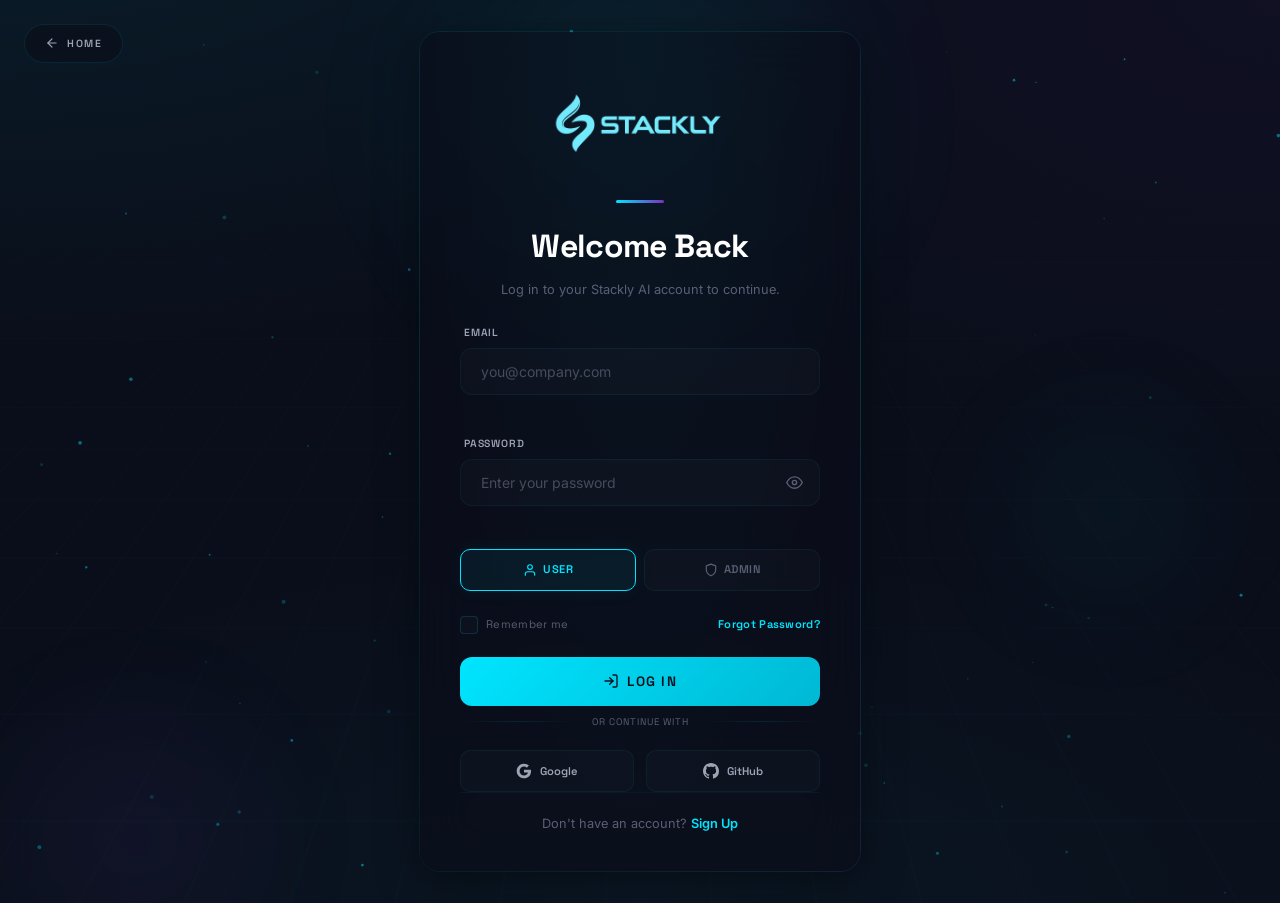
<file: login.html>
<!DOCTYPE html>
<html lang="en">
<head>
  <meta charset="UTF-8">
  <meta name="viewport" content="width=device-width, initial-scale=1.0">
  <title>Log In — Stackly AI & Robotics</title>
  <meta name="description" content="Log in to your Stackly AI account.">
  <link rel="stylesheet" href="assets/css/style.css">
  <link rel="stylesheet" href="assets/css/auth.css">
  <link rel="stylesheet" href="assets/css/responsive.css">
</head>
<body>

  <section class="auth">
    <div class="auth-bg">
      <div class="auth-grid"></div>
      <div class="auth-orb"></div>
      <div class="auth-orb auth-orb-2"></div>
      <div class="auth-orb auth-orb-3"></div>
    </div>
    <canvas id="authCanvas"></canvas>

    <a href="index.html" class="auth-home">
      <svg viewBox="0 0 24 24" fill="none" stroke="currentColor" stroke-width="2" stroke-linecap="round" stroke-linejoin="round"><line x1="19" y1="12" x2="5" y2="12"/><polyline points="12 19 5 12 12 5"/></svg>
      Home
    </a>

    <div class="auth-card">
      <div class="auth-header">
        <a href="index.html" class="auth-logo">
          <img src="assets/images/logo-stackly.webp" alt="Stackly AI">
        </a>
        <div class="auth-divider"></div>
        <h1 class="auth-title">Welcome Back</h1>
        <p class="auth-subtitle">Log in to your Stackly AI account to continue.</p>
      </div>

      <form class="auth-form" id="loginForm" novalidate>
        <div class="auth-field" id="emailField">
          <label class="auth-label" for="loginEmail">Email</label>
          <div class="auth-input-wrap">
            <input class="auth-input" type="email" id="loginEmail" placeholder="you@company.com" autocomplete="email" required>
            <svg class="auth-input-icon" id="loginEmailIcon" viewBox="0 0 24 24" fill="none" stroke="currentColor" stroke-width="2" stroke-linecap="round" stroke-linejoin="round" width="16" height="16"><path d="M4 4h16c1.1 0 2 .9 2 2v12c0 1.1-.9 2-2 2H4c-1.1 0-2-.9-2-2V6c0-1.1.9-2 2-2z"/><polyline points="22,6 12,13 2,6"/></svg>
          </div>
          <div class="auth-error" id="loginEmailError"></div>
        </div>

        <div class="auth-field" id="passwordField">
          <label class="auth-label" for="loginPassword">Password</label>
          <div class="auth-input-wrap">
            <input class="auth-input" type="password" id="loginPassword" placeholder="Enter your password" autocomplete="current-password" required>
            <svg class="auth-input-icon" id="loginPasswordIcon" viewBox="0 0 24 24" fill="none" stroke="currentColor" stroke-width="2" stroke-linecap="round" stroke-linejoin="round" width="16" height="16"><rect x="3" y="11" width="18" height="11" rx="2" ry="2"/><path d="M7 11V7a5 5 0 0 1 10 0v4"/></svg>
            <button class="auth-toggle-pw" type="button" id="loginTogglePw" aria-label="Toggle password visibility">
              <svg viewBox="0 0 24 24" fill="none" stroke="currentColor" stroke-width="2" stroke-linecap="round" stroke-linejoin="round"><path d="M1 12s4-8 11-8 11 8 11 8-4 8-11 8-11-8-11-8z"/><circle cx="12" cy="12" r="3"/></svg>
            </button>
          </div>
          <div class="auth-error" id="loginPasswordError"></div>
        </div>

        <div class="auth-role">
          <input class="auth-role-input" type="radio" name="loginRole" id="loginRoleUser" value="user" checked>
          <label class="auth-role-label" for="loginRoleUser">
            <svg viewBox="0 0 24 24" fill="none" stroke="currentColor" stroke-width="2" stroke-linecap="round" stroke-linejoin="round"><path d="M20 21v-2a4 4 0 0 0-4-4H8a4 4 0 0 0-4 4v2"/><circle cx="12" cy="7" r="4"/></svg>
            User
          </label>
          <input class="auth-role-input" type="radio" name="loginRole" id="loginRoleAdmin" value="admin">
          <label class="auth-role-label" for="loginRoleAdmin">
            <svg viewBox="0 0 24 24" fill="none" stroke="currentColor" stroke-width="2" stroke-linecap="round" stroke-linejoin="round"><path d="M12 22s8-4 8-10V5l-8-3-8 3v7c0 6 8 10 8 10z"/></svg>
            Admin
          </label>
        </div>

        <div class="auth-options">
          <label class="auth-remember">
            <input type="checkbox" id="loginRemember">
            <span class="auth-checkbox">
              <svg viewBox="0 0 24 24" fill="none" stroke="currentColor" stroke-width="3" stroke-linecap="round" stroke-linejoin="round"><polyline points="20 6 9 17 4 12"/></svg>
            </span>
            <span>Remember me</span>
          </label>
          <a href="404.html" class="auth-forgot">Forgot Password?</a>
        </div>

        <button class="auth-btn" type="submit" id="loginBtn">
          <svg viewBox="0 0 24 24" fill="none" stroke="currentColor" stroke-width="2" stroke-linecap="round" stroke-linejoin="round"><path d="M15 3h4a2 2 0 0 1 2 2v14a2 2 0 0 1-2 2h-4"/><polyline points="10 17 15 12 10 7"/><line x1="15" y1="12" x2="3" y2="12"/></svg>
          Log In
        </button>
      </form>

      <div class="auth-social">
        <div class="auth-social-divider"><span>Or continue with</span></div>
        <div class="auth-social-btns">
          <button class="auth-social-btn" onclick="location.href='404.html'">
            <svg viewBox="0 0 24 24" fill="currentColor"><path d="M22.56 12.25c0-.78-.07-1.53-.2-2.25H12v4.26h5.92a5.06 5.06 0 0 1-2.2 3.32v2.77h3.57c2.08-1.92 3.28-4.74 3.28-8.1z"/><path d="M12 23c2.97 0 5.46-.98 7.28-2.66l-3.57-2.77c-.98.66-2.23 1.06-3.71 1.06-2.86 0-5.29-1.93-6.16-4.53H2.18v2.84C3.99 20.53 7.7 23 12 23z"/><path d="M5.84 14.09c-.22-.66-.35-1.36-.35-2.09s.13-1.43.35-2.09V7.07H2.18C1.43 8.55 1 10.22 1 12s.43 3.45 1.18 4.93l2.85-2.22.81-.62z"/><path d="M12 5.38c1.62 0 3.06.56 4.21 1.64l3.15-3.15C17.45 2.09 14.97 1 12 1 7.7 1 3.99 3.47 2.18 7.07l3.66 2.84c.87-2.6 3.3-4.53 6.16-4.53z"/></svg>
            Google
          </button>
          <button class="auth-social-btn" onclick="location.href='404.html'">
            <svg viewBox="0 0 24 24" fill="currentColor"><path d="M12 0C5.37 0 0 5.37 0 12c0 5.31 3.435 9.795 8.205 11.385.6.105.825-.255.825-.57 0-.285-.015-1.23-.015-2.235-3.015.555-3.795-.735-4.035-1.41-.135-.345-.72-1.41-1.23-1.695-.42-.225-1.02-.78-.015-.795.945-.015 1.62.87 1.845 1.23 1.08 1.815 2.805 1.305 3.495.99.105-.78.42-1.305.765-1.605-2.67-.3-5.46-1.335-5.46-5.925 0-1.305.465-2.385 1.23-3.225-.12-.3-.54-1.53.12-3.18 0 0 1.005-.315 3.3 1.23.96-.27 1.98-.405 3-.405s2.04.135 3 .405c2.295-1.56 3.3-1.23 3.3-1.23.66 1.65.24 2.88.12 3.18.765.84 1.23 1.905 1.23 3.225 0 4.605-2.805 5.625-5.475 5.925.435.375.81 1.095.81 2.22 0 1.605-.015 2.895-.015 3.3 0 .315.225.69.825.57A12.02 12.02 0 0 0 24 12c0-6.63-5.37-12-12-12z"/></svg>
            GitHub
          </button>
        </div>
      </div>

      <div class="auth-footer">
        <p class="auth-footer-text">Don't have an account? <a href="signup.html" class="auth-footer-link">Sign Up</a></p>
      </div>
    </div>
  </section>

  <script>
    (function () {
      /* ── Particle Canvas ── */
      (function () {
        var c = document.getElementById('authCanvas');
        if (!c) return;
        var ctx = c.getContext('2d');
        var w, h;
        function resize() {
          w = window.innerWidth; h = window.innerHeight;
          c.width = w; c.height = h;
        }
        resize();
        window.addEventListener('resize', resize);

        var particles = [];
        var count = 60;
        for (var i = 0; i < count; i++) {
          particles.push({
            x: Math.random() * w,
            y: Math.random() * h,
            vx: (Math.random() - 0.5) * 0.4,
            vy: (Math.random() - 0.5) * 0.4,
            r: Math.random() * 1.5 + 0.5,
            a: Math.random() * 0.4 + 0.1
          });
        }

        function draw() {
          ctx.clearRect(0, 0, w, h);
          for (var i = 0; i < particles.length; i++) {
            var p = particles[i];
            p.x += p.vx;
            p.y += p.vy;
            if (p.x < 0) p.x = w;
            if (p.x > w) p.x = 0;
            if (p.y < 0) p.y = h;
            if (p.y > h) p.y = 0;

            ctx.beginPath();
            ctx.arc(p.x, p.y, p.r, 0, Math.PI * 2);
            ctx.fillStyle = 'rgba(0, 229, 255, ' + p.a + ')';
            ctx.fill();

            for (var j = i + 1; j < particles.length; j++) {
              var p2 = particles[j];
              var dx = p.x - p2.x;
              var dy = p.y - p2.y;
              var dist = Math.sqrt(dx * dx + dy * dy);
              if (dist < 120) {
                ctx.beginPath();
                ctx.moveTo(p.x, p.y);
                ctx.lineTo(p2.x, p2.y);
                ctx.strokeStyle = 'rgba(0, 229, 255, ' + (0.04 * (1 - dist / 120)) + ')';
                ctx.lineWidth = 0.5;
                ctx.stroke();
              }
            }
          }
          requestAnimationFrame(draw);
        }
        draw();
      })();

      /* ── Form Logic ── */
      var form = document.getElementById('loginForm');
      var email = document.getElementById('loginEmail');
      var password = document.getElementById('loginPassword');
      var emailError = document.getElementById('loginEmailError');
      var passwordError = document.getElementById('loginPasswordError');
      var emailIcon = document.getElementById('loginEmailIcon');
      var passwordIcon = document.getElementById('loginPasswordIcon');
      var emailField = document.getElementById('emailField');
      var passwordField = document.getElementById('passwordField');
      var togglePw = document.getElementById('loginTogglePw');
      var btn = document.getElementById('loginBtn');

      /* Floating label + focus */
      function onFieldFocus(field) {
        field.classList.add('focused');
      }
      function onFieldBlur(field, input) {
        if (!input.value.trim()) field.classList.remove('focused');
      }

      email.addEventListener('focus', function () { onFieldFocus(emailField); });
      email.addEventListener('blur', function () { onFieldBlur(emailField, email); });
      password.addEventListener('focus', function () { onFieldFocus(passwordField); });
      password.addEventListener('blur', function () { onFieldBlur(passwordField, password); });

      if (email.value.trim()) emailField.classList.add('focused');
      if (password.value.trim()) passwordField.classList.add('focused');

      /* Toggle password */
      togglePw.addEventListener('click', function () {
        var type = password.getAttribute('type') === 'password' ? 'text' : 'password';
        password.setAttribute('type', type);
        togglePw.innerHTML = type === 'password'
          ? '<svg viewBox="0 0 24 24" fill="none" stroke="currentColor" stroke-width="2" stroke-linecap="round" stroke-linejoin="round"><path d="M1 12s4-8 11-8 11 8 11 8-4 8-11 8-11-8-11-8z"/><circle cx="12" cy="12" r="3"/></svg>'
          : '<svg viewBox="0 0 24 24" fill="none" stroke="currentColor" stroke-width="2" stroke-linecap="round" stroke-linejoin="round"><path d="M17.94 17.94A10.07 10.07 0 0 1 12 20c-7 0-11-8-11-8a18.45 18.45 0 0 1 5.06-5.94M9.9 4.24A9.12 9.12 0 0 1 12 4c7 0 11 8 11 8a18.5 18.5 0 0 1-2.16 3.19m-6.72-1.07a3 3 0 1 1-4.24-4.24"/><line x1="1" y1="1" x2="23" y2="23"/></svg>';
      });

      /* Validation */
      function validateEmail(v) {
        return /^[^\s@]+@[^\s@]+\.[^\s@]+$/.test(v);
      }
      function validatePassword(v) {
        return v.length >= 8;
      }
      function showError(el, msg) {
        el.textContent = msg;
      }
      function clearError(el) {
        el.textContent = '';
      }
      function setFieldState(input, icon, valid) {
        if (valid) {
          input.classList.add('valid');
          input.classList.remove('error');
          icon.classList.add('visible', 'valid');
          icon.classList.remove('error');
          icon.innerHTML = '<polyline points="20 6 9 17 4 12"/>';
        } else {
          input.classList.add('error');
          input.classList.remove('valid');
          icon.classList.add('visible', 'error');
          icon.classList.remove('valid');
          icon.innerHTML = '<circle cx="12" cy="12" r="10"/><line x1="15" y1="9" x2="9" y2="15"/><line x1="9" y1="9" x2="15" y2="15"/>';
        }
      }
      function clearFieldState(input, icon) {
        input.classList.remove('error', 'valid');
        icon.classList.remove('visible', 'valid', 'error');
      }
      function validateField(input, icon, errorEl, validator, msg) {
        var val = input.value.trim();
        if (!val) {
          showError(errorEl, 'This field is required');
          setFieldState(input, icon, false);
          return false;
        }
        if (!validator(val)) {
          showError(errorEl, msg);
          setFieldState(input, icon, false);
          return false;
        }
        clearError(errorEl);
        setFieldState(input, icon, true);
        return true;
      }

      email.addEventListener('blur', function () {
        if (email.value.trim()) validateField(email, emailIcon, emailError, validateEmail, 'Enter a valid email');
        else { clearError(emailError); clearFieldState(email, emailIcon); }
      });
      email.addEventListener('input', function () {
        if (email.value.trim()) validateField(email, emailIcon, emailError, validateEmail, 'Enter a valid email');
        else { clearError(emailError); clearFieldState(email, emailIcon); }
      });

      password.addEventListener('blur', function () {
        if (password.value.trim()) validateField(password, passwordIcon, passwordError, validatePassword, 'Min 8 characters');
        else { clearError(passwordError); clearFieldState(password, passwordIcon); }
      });
      password.addEventListener('input', function () {
        if (password.value.trim()) validateField(password, passwordIcon, passwordError, validatePassword, 'Min 8 characters');
        else { clearError(passwordError); clearFieldState(password, passwordIcon); }
      });

      form.addEventListener('submit', function (e) {
        e.preventDefault();
        var validEmail = validateField(email, emailIcon, emailError, validateEmail, 'Enter a valid email');
        var validPw = validateField(password, passwordIcon, passwordError, validatePassword, 'Min 8 characters');
        if (validEmail && validPw) {
          btn.disabled = true;
          btn.innerHTML = '<span class="auth-spinner"></span> Logging In...';
          var selectedRole = (document.querySelector('input[name="loginRole"]:checked') || {}).value || 'user';
          localStorage.setItem('authRole', selectedRole);
          var nameFromEmail = email.value.trim().split('@')[0].replace(/[._-]/g, ' ').replace(/\b\w/g, function(l){return l.toUpperCase();});
          localStorage.setItem('authName', nameFromEmail || email.value.trim().split('@')[0]);
          localStorage.setItem('authEmail', email.value.trim());
          setTimeout(function () {
            form.innerHTML =
              '<div class="auth-success">' +
                '<div class="auth-success-icon"><svg viewBox="0 0 24 24" fill="none" stroke="currentColor" stroke-width="2" stroke-linecap="round" stroke-linejoin="round"><polyline points="20 6 9 17 4 12"/></svg></div>' +
                '<div class="auth-success-title">Welcome Back!</div>' +
                '<p class="auth-success-desc">Redirecting you to your dashboard...</p>' +
                '<div class="auth-confetti">' +
                  '<div class="auth-confetti-piece"></div><div class="auth-confetti-piece"></div>' +
                  '<div class="auth-confetti-piece"></div><div class="auth-confetti-piece"></div>' +
                  '<div class="auth-confetti-piece"></div><div class="auth-confetti-piece"></div>' +
                  '<div class="auth-confetti-piece"></div><div class="auth-confetti-piece"></div>' +
                '</div>' +
              '</div>';
            setTimeout(function () { window.location.href = selectedRole === 'admin' ? 'dashboard-admin.html' : 'dashboard-user.html'; }, 1800);
          }, 1000);
        }
      });
    })();
  </script>
</body>
</html>
</file>
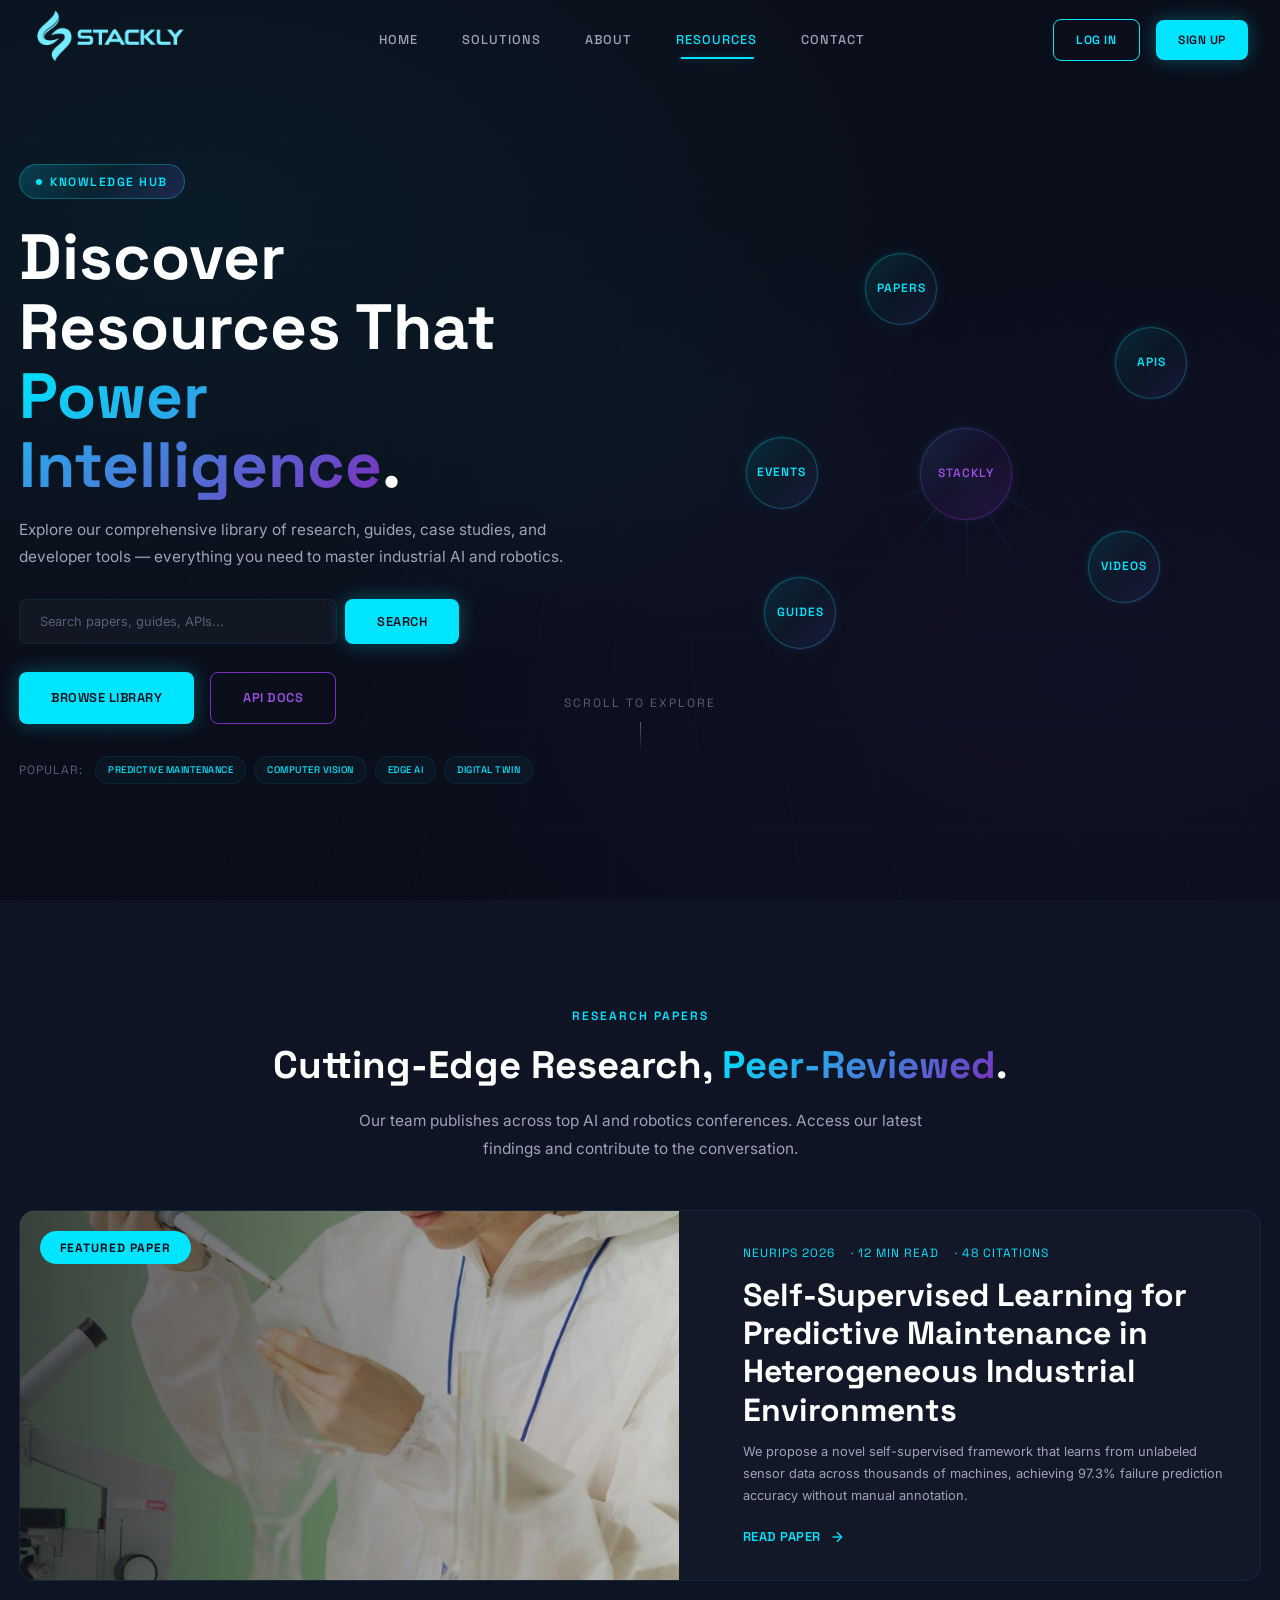
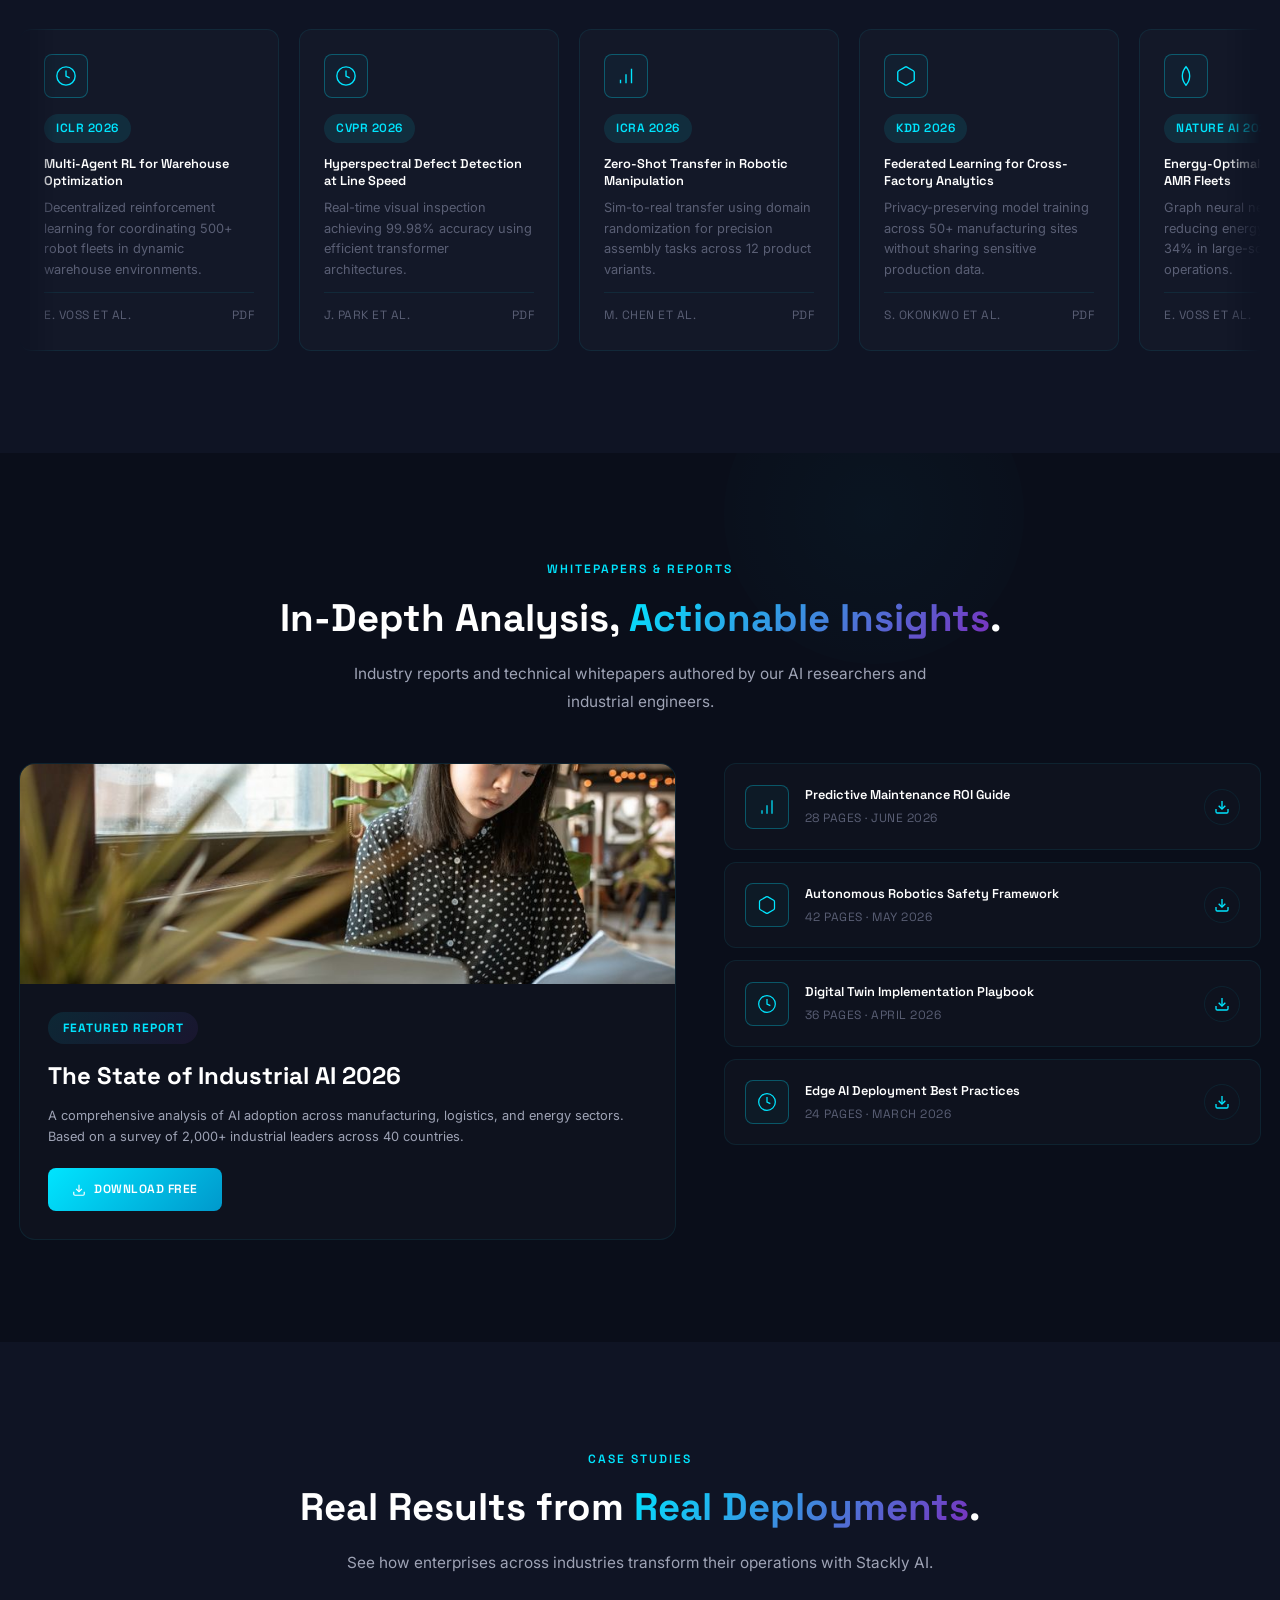
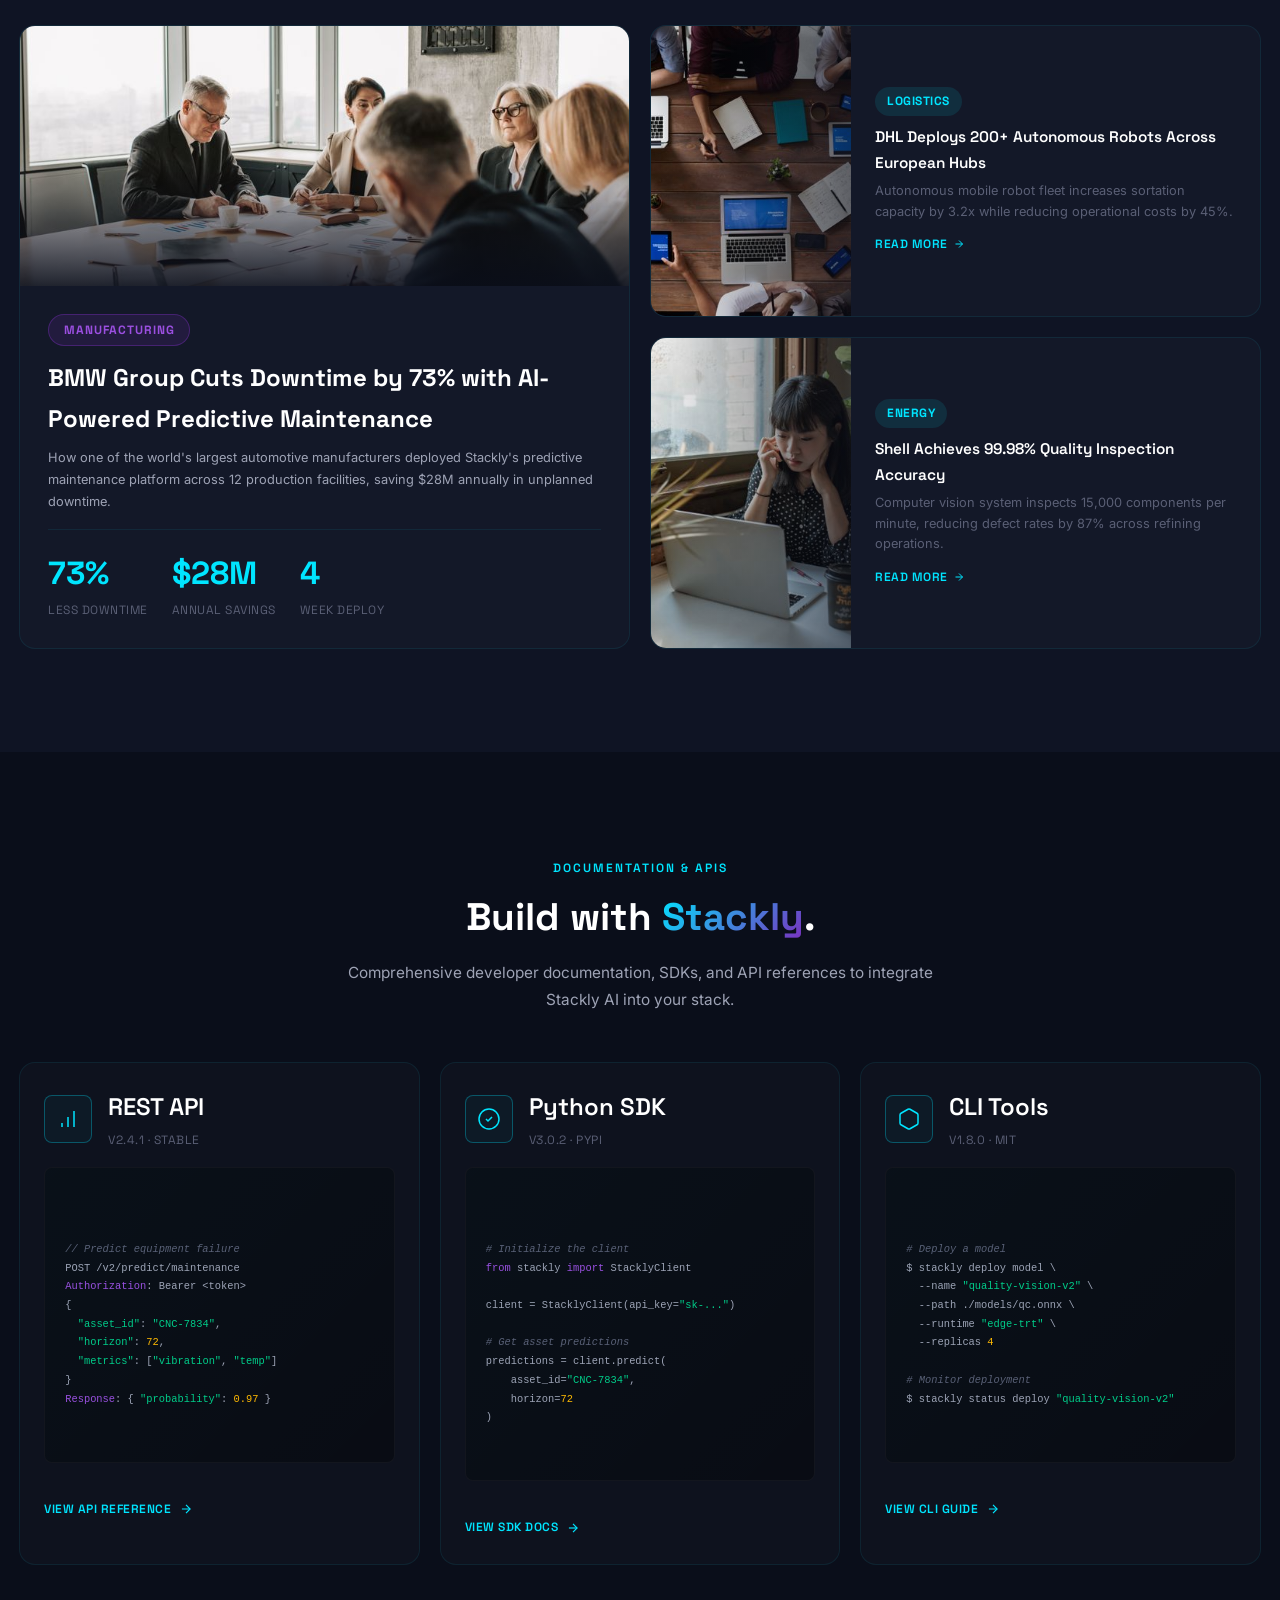
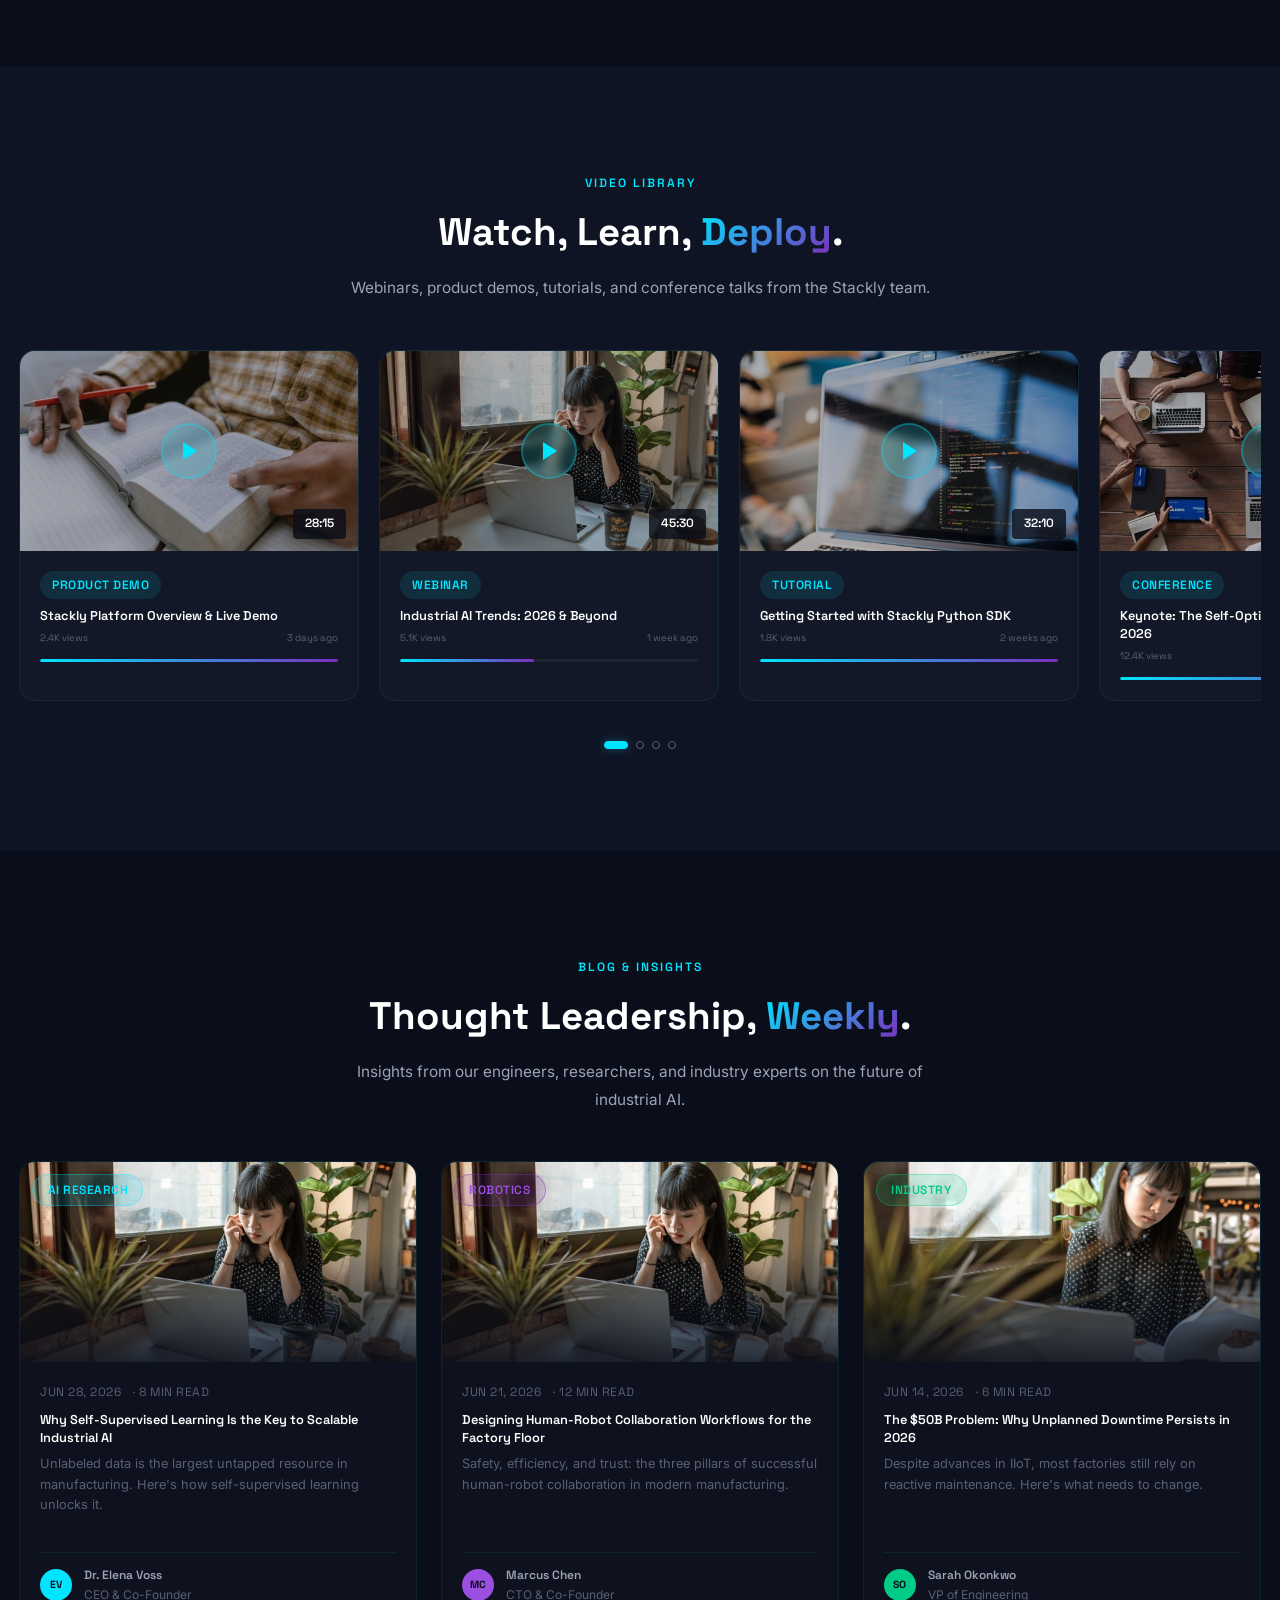
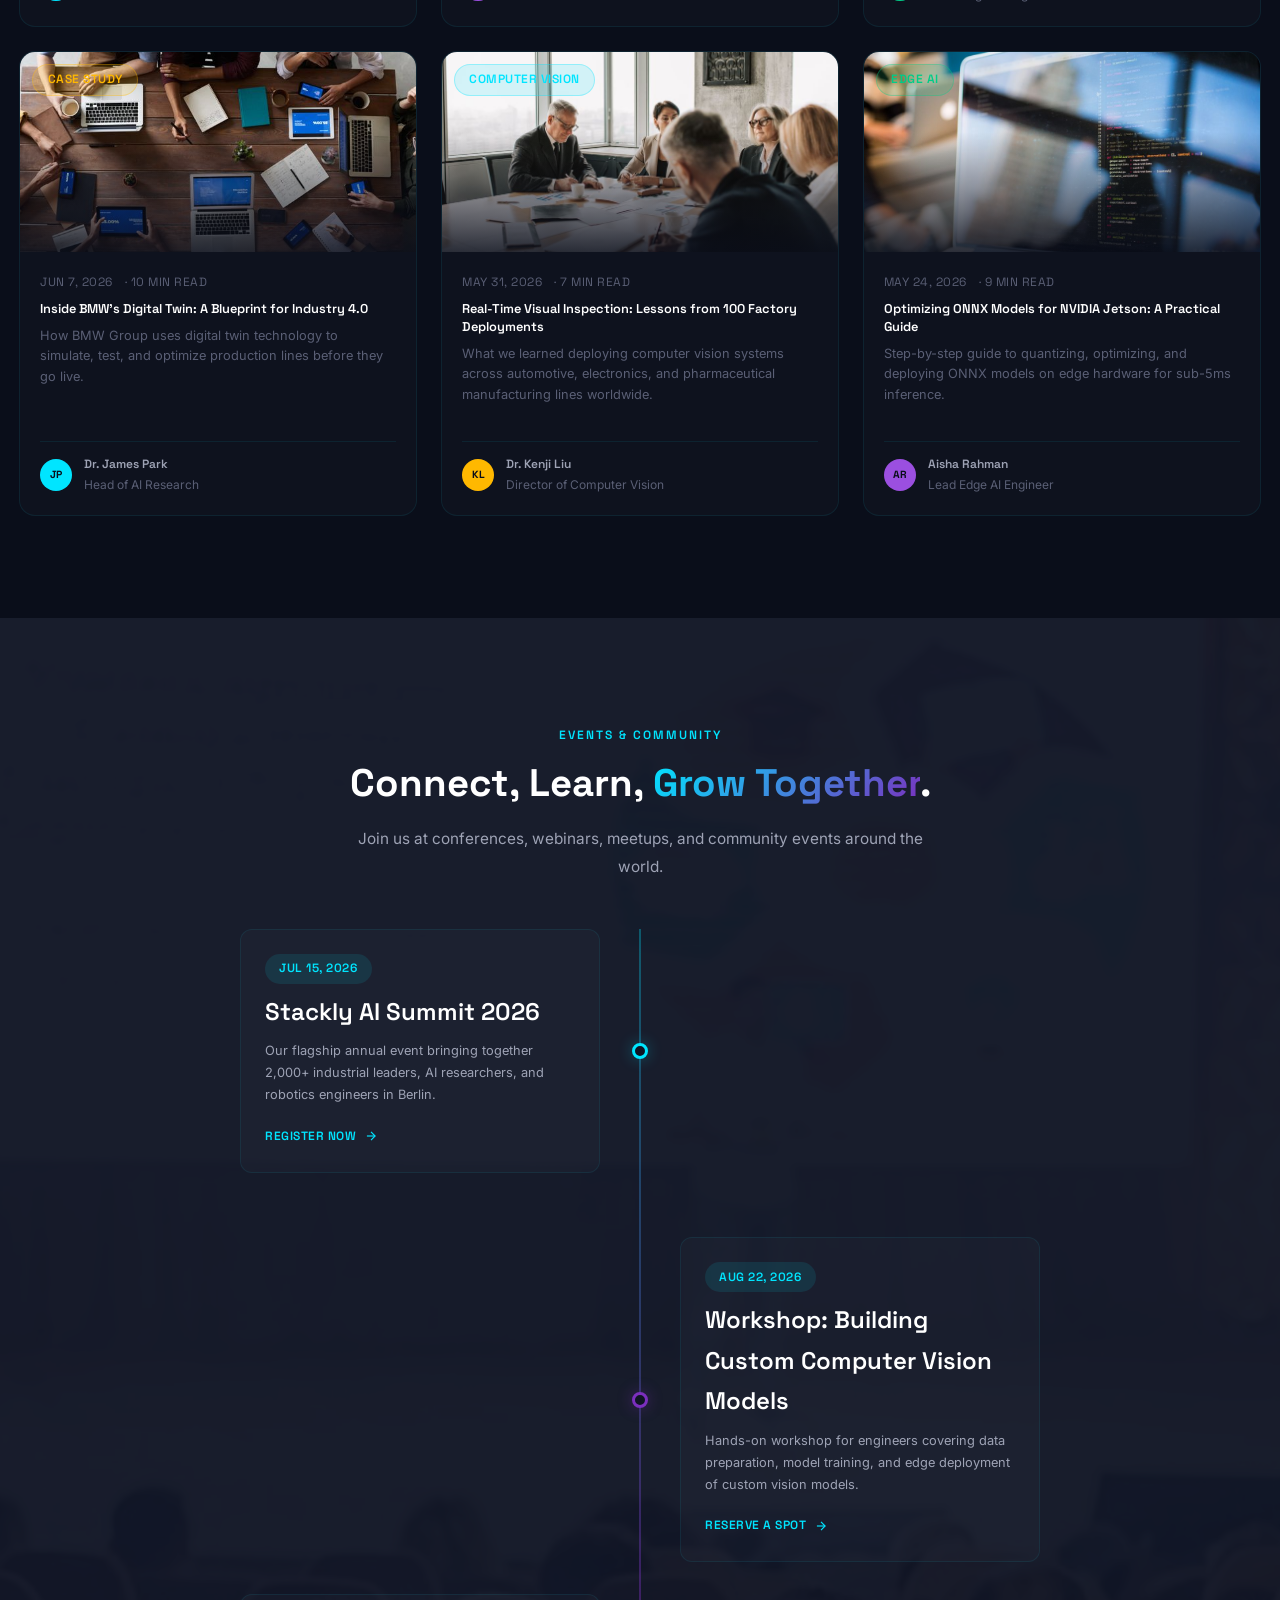
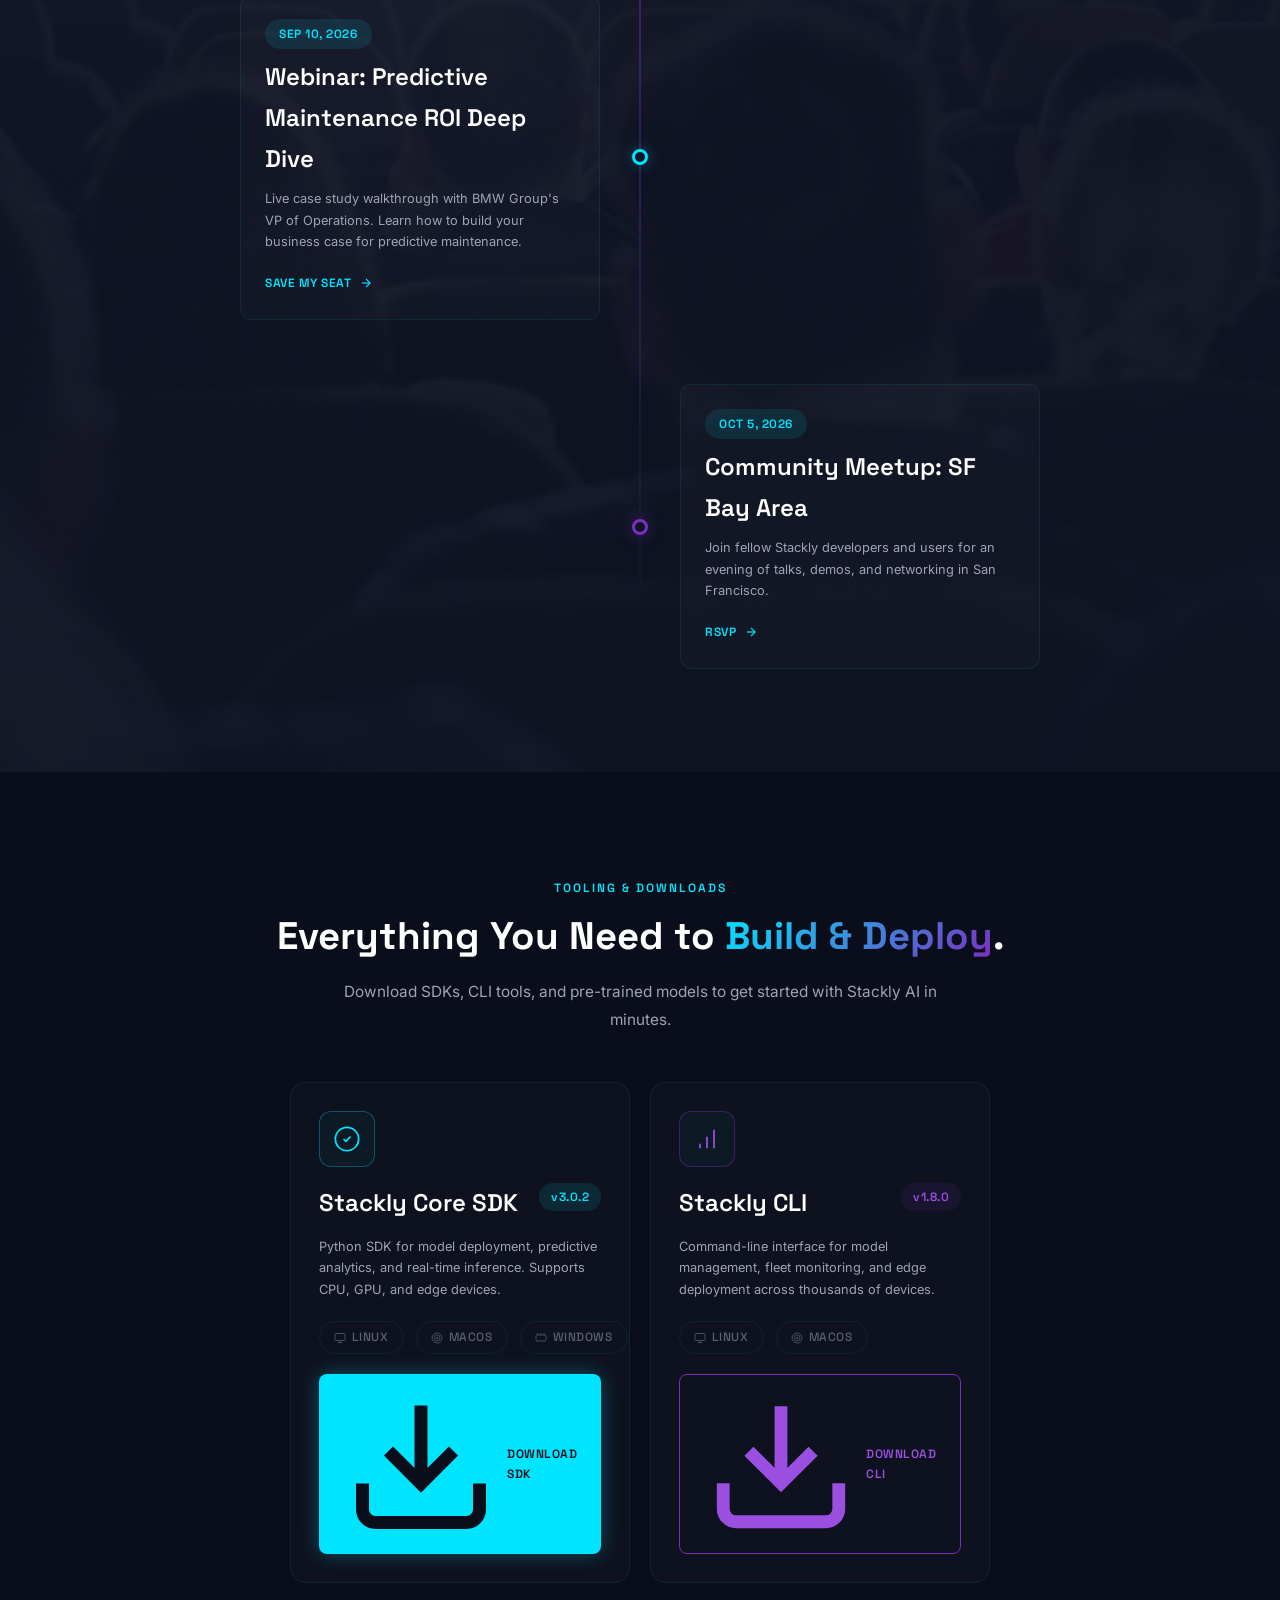
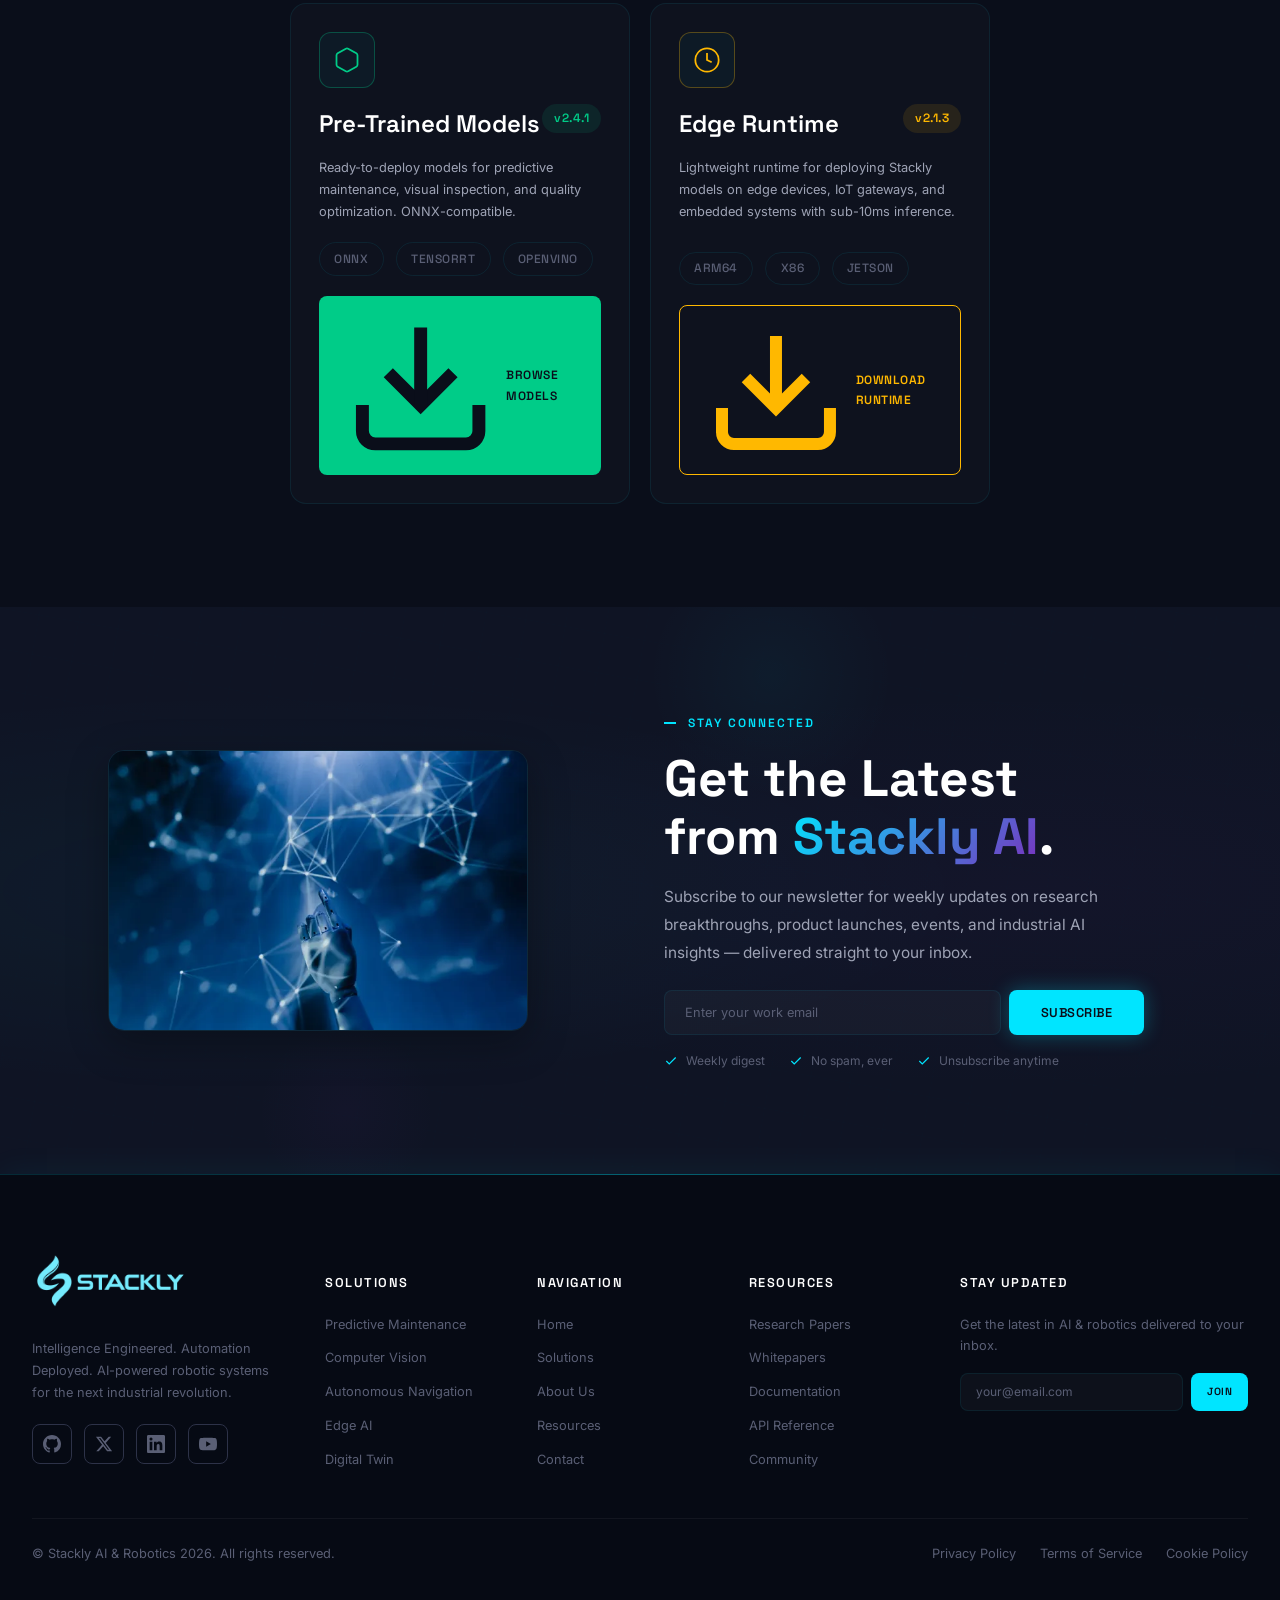
<file: resources.html>
<!DOCTYPE html>
<html lang="en">
<head>
  <meta charset="UTF-8">
  <meta name="viewport" content="width=device-width, initial-scale=1.0">
  <title>Resources — Stackly AI & Robotics</title>
  <meta name="description" content="Access Stackly AI's library of research papers, whitepapers, case studies, documentation, videos, and community resources.">
  <link rel="stylesheet" href="assets/css/style.css">
  <link rel="stylesheet" href="assets/css/header.css">
  <link rel="stylesheet" href="assets/css/home.css">
  <link rel="stylesheet" href="assets/css/footer.css">
  <link rel="stylesheet" href="assets/css/resources.css">
  <link rel="stylesheet" href="assets/css/responsive.css">
</head>
<body>

  <!-- ============ HEADER ============ -->
  <header class="header" id="header">
    <div class="header-inner">
      <a href="index.html" class="header-logo">
        <div class="header-logo-icon">
          <img src="assets/images/logo-stackly.webp" alt="Stackly AI" class="header-logo-img">
        </div>
      </a>
      <nav class="header-nav" id="headerNav">
        <a href="index.html">Home</a>
        <a href="solutions.html">Solutions</a>
        <a href="about.html">About</a>
        <a href="resources.html" class="active">Resources</a>
        <a href="contact.html">Contact</a>
      </nav>
      <div class="header-actions">
        <a href="login.html" class="btn btn-ghost btn-login">Log In</a>
        <a href="signup.html" class="btn btn-cyan btn-signup">Sign Up</a>
        <button class="hamburger" id="hamburger" aria-label="Toggle menu">
          <span></span><span></span><span></span>
        </button>
      </div>
    </div>
  </header>

  <!-- Offcanvas Overlay -->
  <div class="offcanvas-overlay" id="offcanvasOverlay"></div>

  <!-- Offcanvas Menu -->
  <div class="offcanvas" id="offcanvas">
    <div class="offcanvas-header">
      <a href="index.html" class="header-logo">
        <div class="header-logo-icon">
          <img src="assets/images/logo-stackly.webp" alt="Stackly AI" class="header-logo-img">
        </div>
      </a>
      <button class="offcanvas-close" id="offcanvasClose" aria-label="Close menu">&times;</button>
    </div>
    <nav class="offcanvas-nav">
      <a href="index.html">Home</a>
      <a href="solutions.html">Solutions</a>
      <a href="about.html">About</a>
      <a href="resources.html" class="active">Resources</a>
      <a href="contact.html">Contact</a>
    </nav>
    <div class="offcanvas-actions">
      <a href="login.html" class="btn btn-ghost">Log In</a>
      <a href="signup.html" class="btn btn-cyan">Sign Up</a>
    </div>
  </div>

  <!-- ============ SECTION 1: RESOURCES HERO ============ -->
  <section class="resources-hero" id="resourcesHero">
    <div class="resources-hero-bg">
      <div class="resources-hero-gradient"></div>
      <div class="resources-hero-grid"></div>
    </div>
    <div class="resources-hero-particles">
      <div class="resources-hero-particle"></div>
      <div class="resources-hero-particle"></div>
      <div class="resources-hero-particle"></div>
      <div class="resources-hero-particle"></div>
      <div class="resources-hero-particle"></div>
      <div class="resources-hero-particle"></div>
      <div class="resources-hero-particle"></div>
      <div class="resources-hero-particle"></div>
    </div>
    <div class="container">
      <div class="resources-hero-split">
        <div class="resources-hero-content fade-left">
          <div class="resources-hero-tag">
            <span class="resources-hero-tag-dot"></span>
            Knowledge Hub
          </div>
          <h1 class="resources-hero-title">Discover Resources That <span class="gradient-text">Power Intelligence</span>.</h1>
          <p class="resources-hero-desc">Explore our comprehensive library of research, guides, case studies, and developer tools — everything you need to master industrial AI and robotics.</p>
          <div class="resources-hero-search">
            <input type="text" placeholder="Search papers, guides, APIs..." aria-label="Search resources">
            <button class="btn btn-cyan" onclick="location.href='404.html'">Search</button>
          </div>
          <div class="resources-hero-actions">
            <a href="404.html" class="btn btn-cyan magnetic">Browse Library</a>
            <a href="404.html" class="btn btn-violet magnetic">API Docs</a>
          </div>
          <div class="resources-hero-popular">
            <span class="resources-hero-popular-label">Popular:</span>
            <div class="resources-hero-popular-tags">
              <span class="resources-hero-popular-tag">Predictive Maintenance</span>
              <span class="resources-hero-popular-tag">Computer Vision</span>
              <span class="resources-hero-popular-tag">Edge AI</span>
              <span class="resources-hero-popular-tag">Digital Twin</span>
            </div>
          </div>
        </div>
        <div class="resources-hero-visual fade-right">
          <div class="resources-hero-graph">
            <div class="resources-graph-edge"></div>
            <div class="resources-graph-edge resources-graph-edge-2"></div>
            <div class="resources-graph-edge resources-graph-edge-3"></div>
            <div class="resources-graph-edge resources-graph-edge-4"></div>
            <div class="resources-graph-edge resources-graph-edge-5"></div>
            <div class="resources-graph-edge resources-graph-edge-6"></div>
            <div class="resources-graph-node resources-graph-node-1">Stackly</div>
            <div class="resources-graph-node resources-graph-node-2">Papers</div>
            <div class="resources-graph-node resources-graph-node-3">APIs</div>
            <div class="resources-graph-node resources-graph-node-4">Guides</div>
            <div class="resources-graph-node resources-graph-node-5">Videos</div>
            <div class="resources-graph-node resources-graph-node-6">Events</div>
          </div>
        </div>
      </div>
      <div class="resources-hero-scroll">
        <span>Scroll to explore</span>
        <div class="resources-hero-scroll-line"></div>
      </div>
    </div>
  </section>

  <!-- ============ SECTION 2: RESEARCH PAPERS ============ -->
  <section class="section resources-papers" id="papers">
    <div class="container">
      <div class="fade-up section-header-center">
        <span class="section-label">Research Papers</span>
        <h2 class="section-title">Cutting-Edge Research, <span class="gradient-text">Peer-Reviewed</span>.</h2>
        <p class="section-desc section-desc-center">Our team publishes across top AI and robotics conferences. Access our latest findings and contribute to the conversation.</p>
      </div>
      <div class="resources-papers-featured fade-up">
        <div class="resources-papers-featured-visual">
          <img src="assets/images/resources-research.webp" alt="AI Research Laboratory" class="resources-papers-featured-img" loading="lazy">
          <span class="resources-papers-featured-badge">Featured Paper</span>
        </div>
        <div class="resources-papers-featured-body">
          <div class="resources-papers-featured-meta">
            <span>NeurIPS 2026</span>
            <span>&middot; 12 min read</span>
            <span>&middot; 48 citations</span>
          </div>
          <h3 class="resources-papers-featured-title">Self-Supervised Learning for Predictive Maintenance in Heterogeneous Industrial Environments</h3>
          <p class="resources-papers-featured-desc">We propose a novel self-supervised framework that learns from unlabeled sensor data across thousands of machines, achieving 97.3% failure prediction accuracy without manual annotation.</p>
          <a href="404.html" class="resources-papers-featured-link">
            Read Paper
            <svg viewBox="0 0 24 24" fill="none" stroke="currentColor" stroke-width="2"><path d="M5 12h14"/><path d="m12 5 7 7-7 7"/></svg>
          </a>
        </div>
      </div>
      <div class="resources-papers-scroll fade-up">
        <div class="resources-papers-track stagger-children">
          <div class="resources-paper-card">
            <div class="resources-paper-card-icon">
              <svg viewBox="0 0 24 24" fill="none" stroke="currentColor" stroke-width="1.5"><circle cx="12" cy="12" r="10"/><path d="M12 6v6l4 2"/></svg>
            </div>
            <span class="resources-paper-card-tag">ICLR 2026</span>
            <h4 class="resources-paper-card-title">Multi-Agent RL for Warehouse Optimization</h4>
            <p class="resources-paper-card-desc">Decentralized reinforcement learning for coordinating 500+ robot fleets in dynamic warehouse environments.</p>
            <div class="resources-paper-card-meta">
              <span>E. Voss et al.</span>
              <span>PDF</span>
            </div>
          </div>
          <div class="resources-paper-card">
            <div class="resources-paper-card-icon">
              <svg viewBox="0 0 24 24" fill="none" stroke="currentColor" stroke-width="1.5"><circle cx="12" cy="12" r="10"/><polyline points="12 6 12 12 16 14"/></svg>
            </div>
            <span class="resources-paper-card-tag">CVPR 2026</span>
            <h4 class="resources-paper-card-title">Hyperspectral Defect Detection at Line Speed</h4>
            <p class="resources-paper-card-desc">Real-time visual inspection achieving 99.98% accuracy using efficient transformer architectures.</p>
            <div class="resources-paper-card-meta">
              <span>J. Park et al.</span>
              <span>PDF</span>
            </div>
          </div>
          <div class="resources-paper-card">
            <div class="resources-paper-card-icon">
              <svg viewBox="0 0 24 24" fill="none" stroke="currentColor" stroke-width="1.5"><path d="M12 20V10"/><path d="M18 20V4"/><path d="M6 20v-4"/></svg>
            </div>
            <span class="resources-paper-card-tag">ICRA 2026</span>
            <h4 class="resources-paper-card-title">Zero-Shot Transfer in Robotic Manipulation</h4>
            <p class="resources-paper-card-desc">Sim-to-real transfer using domain randomization for precision assembly tasks across 12 product variants.</p>
            <div class="resources-paper-card-meta">
              <span>M. Chen et al.</span>
              <span>PDF</span>
            </div>
          </div>
          <div class="resources-paper-card">
            <div class="resources-paper-card-icon">
              <svg viewBox="0 0 24 24" fill="none" stroke="currentColor" stroke-width="1.5"><path d="M21 16V8a2 2 0 0 0-1-1.73l-7-4a2 2 0 0 0-2 0l-7 4A2 2 0 0 0 3 8v8a2 2 0 0 0 1 1.73l7 4a2 2 0 0 0 2 0l7-4A2 2 0 0 0 21 16z"/></svg>
            </div>
            <span class="resources-paper-card-tag">KDD 2026</span>
            <h4 class="resources-paper-card-title">Federated Learning for Cross-Factory Analytics</h4>
            <p class="resources-paper-card-desc">Privacy-preserving model training across 50+ manufacturing sites without sharing sensitive production data.</p>
            <div class="resources-paper-card-meta">
              <span>S. Okonkwo et al.</span>
              <span>PDF</span>
            </div>
          </div>
          <div class="resources-paper-card">
            <div class="resources-paper-card-icon">
              <svg viewBox="0 0 24 24" fill="none" stroke="currentColor" stroke-width="1.5"><path d="M12 2a15.3 15.3 0 0 1 4 10 15.3 15.3 0 0 1-4 10 15.3 15.3 0 0 1-4-10A15.3 15.3 0 0 1 12 2z"/></svg>
            </div>
            <span class="resources-paper-card-tag">Nature AI 2026</span>
            <h4 class="resources-paper-card-title">Energy-Optimal Path Planning for AMR Fleets</h4>
            <p class="resources-paper-card-desc">Graph neural network approach reducing energy consumption by 34% in large-scale logistics operations.</p>
            <div class="resources-paper-card-meta">
              <span>E. Voss et al.</span>
              <span>PDF</span>
            </div>
          </div>
          <div class="resources-paper-card">
            <div class="resources-paper-card-icon">
              <svg viewBox="0 0 24 24" fill="none" stroke="currentColor" stroke-width="1.5"><circle cx="12" cy="12" r="10"/><path d="M12 6v6l4 2"/></svg>
            </div>
            <span class="resources-paper-card-tag">ICLR 2026</span>
            <h4 class="resources-paper-card-title">Multi-Agent RL for Warehouse Optimization</h4>
            <p class="resources-paper-card-desc">Decentralized reinforcement learning for coordinating 500+ robot fleets in dynamic warehouse environments.</p>
            <div class="resources-paper-card-meta">
              <span>E. Voss et al.</span>
              <span>PDF</span>
            </div>
          </div>
          <div class="resources-paper-card">
            <div class="resources-paper-card-icon">
              <svg viewBox="0 0 24 24" fill="none" stroke="currentColor" stroke-width="1.5"><circle cx="12" cy="12" r="10"/><polyline points="12 6 12 12 16 14"/></svg>
            </div>
            <span class="resources-paper-card-tag">CVPR 2026</span>
            <h4 class="resources-paper-card-title">Hyperspectral Defect Detection at Line Speed</h4>
            <p class="resources-paper-card-desc">Real-time visual inspection achieving 99.98% accuracy using efficient transformer architectures.</p>
            <div class="resources-paper-card-meta">
              <span>J. Park et al.</span>
              <span>PDF</span>
            </div>
          </div>
          <div class="resources-paper-card">
            <div class="resources-paper-card-icon">
              <svg viewBox="0 0 24 24" fill="none" stroke="currentColor" stroke-width="1.5"><path d="M12 20V10"/><path d="M18 20V4"/><path d="M6 20v-4"/></svg>
            </div>
            <span class="resources-paper-card-tag">ICRA 2026</span>
            <h4 class="resources-paper-card-title">Zero-Shot Transfer in Robotic Manipulation</h4>
            <p class="resources-paper-card-desc">Sim-to-real transfer using domain randomization for precision assembly tasks across 12 product variants.</p>
            <div class="resources-paper-card-meta">
              <span>M. Chen et al.</span>
              <span>PDF</span>
            </div>
          </div>
          <div class="resources-paper-card">
            <div class="resources-paper-card-icon">
              <svg viewBox="0 0 24 24" fill="none" stroke="currentColor" stroke-width="1.5"><path d="M21 16V8a2 2 0 0 0-1-1.73l-7-4a2 2 0 0 0-2 0l-7 4A2 2 0 0 0 3 8v8a2 2 0 0 0 1 1.73l7 4a2 2 0 0 0 2 0l7-4A2 2 0 0 0 21 16z"/></svg>
            </div>
            <span class="resources-paper-card-tag">KDD 2026</span>
            <h4 class="resources-paper-card-title">Federated Learning for Cross-Factory Analytics</h4>
            <p class="resources-paper-card-desc">Privacy-preserving model training across 50+ manufacturing sites without sharing sensitive production data.</p>
            <div class="resources-paper-card-meta">
              <span>S. Okonkwo et al.</span>
              <span>PDF</span>
            </div>
          </div>
          <div class="resources-paper-card">
            <div class="resources-paper-card-icon">
              <svg viewBox="0 0 24 24" fill="none" stroke="currentColor" stroke-width="1.5"><path d="M12 2a15.3 15.3 0 0 1 4 10 15.3 15.3 0 0 1-4 10 15.3 15.3 0 0 1-4-10A15.3 15.3 0 0 1 12 2z"/></svg>
            </div>
            <span class="resources-paper-card-tag">Nature AI 2026</span>
            <h4 class="resources-paper-card-title">Energy-Optimal Path Planning for AMR Fleets</h4>
            <p class="resources-paper-card-desc">Graph neural network approach reducing energy consumption by 34% in large-scale logistics operations.</p>
            <div class="resources-paper-card-meta">
              <span>E. Voss et al.</span>
              <span>PDF</span>
            </div>
          </div>
        </div>
      </div>
    </div>
  </section>

  <!-- ============ SECTION 3: WHITEPAPERS & REPORTS ============ -->
  <section class="section resources-whitepapers" id="whitepapers">
    <div class="container">
      <div class="fade-up section-header-center">
        <span class="section-label">Whitepapers &amp; Reports</span>
        <h2 class="section-title">In-Depth Analysis, <span class="gradient-text">Actionable Insights</span>.</h2>
        <p class="section-desc section-desc-center">Industry reports and technical whitepapers authored by our AI researchers and industrial engineers.</p>
      </div>
      <div class="resources-whitepapers-grid fade-up stagger-children">
        <div class="resources-whitepapers-featured">
          <img src="assets/images/resources-whitepapers.webp" alt="Industry Report" class="resources-whitepapers-img" loading="lazy">
          <div class="resources-whitepapers-body">
            <span class="resources-whitepapers-badge">Featured Report</span>
            <h3 class="resources-whitepapers-title">The State of Industrial AI 2026</h3>
            <p class="resources-whitepapers-desc">A comprehensive analysis of AI adoption across manufacturing, logistics, and energy sectors. Based on a survey of 2,000+ industrial leaders across 40 countries.</p>
            <a href="404.html" class="resources-whitepapers-btn">
              <svg viewBox="0 0 24 24" fill="none" stroke="currentColor" stroke-width="2"><path d="M21 15v4a2 2 0 0 1-2 2H5a2 2 0 0 1-2-2v-4"/><polyline points="7 10 12 15 17 10"/><line x1="12" y1="15" x2="12" y2="3"/></svg>
              Download Free
            </a>
          </div>
        </div>
        <div class="resources-whitepapers-list">
          <div class="resources-whitepapers-item">
            <div class="resources-whitepapers-item-icon">
              <svg viewBox="0 0 24 24" fill="none" stroke="currentColor" stroke-width="1.5"><path d="M12 20V10"/><path d="M18 20V4"/><path d="M6 20v-4"/></svg>
            </div>
            <div class="resources-whitepapers-item-content">
              <div class="resources-whitepapers-item-title">Predictive Maintenance ROI Guide</div>
              <div class="resources-whitepapers-item-meta">28 pages &middot; June 2026</div>
            </div>
            <a href="404.html" class="resources-whitepapers-item-dl" aria-label="Open 404 Page">
              <svg viewBox="0 0 24 24" fill="none" stroke="currentColor" stroke-width="2">
                <path d="M21 15v4a2 2 0 0 1-2 2H5a2 2 0 0 1-2-2v-4"/>
                <polyline points="7 10 12 15 17 10"/>
                <line x1="12" y1="15" x2="12" y2="3"/>
              </svg>
            </a>
          </div>
          <div class="resources-whitepapers-item">
            <div class="resources-whitepapers-item-icon">
              <svg viewBox="0 0 24 24" fill="none" stroke="currentColor" stroke-width="1.5"><path d="M21 16V8a2 2 0 0 0-1-1.73l-7-4a2 2 0 0 0-2 0l-7 4A2 2 0 0 0 3 8v8a2 2 0 0 0 1 1.73l7 4a2 2 0 0 0 2 0l7-4A2 2 0 0 0 21 16z"/></svg>
            </div>
            <div class="resources-whitepapers-item-content">
              <div class="resources-whitepapers-item-title">Autonomous Robotics Safety Framework</div>
              <div class="resources-whitepapers-item-meta">42 pages &middot; May 2026</div>
            </div>
            <a href="404.html" class="resources-whitepapers-item-dl" aria-label="Download">
              <svg viewBox="0 0 24 24" fill="none" stroke="currentColor" stroke-width="2">
                <path d="M21 15v4a2 2 0 0 1-2 2H5a2 2 0 0 1-2-2v-4"/>
                <polyline points="7 10 12 15 17 10"/>
                <line x1="12" y1="15" x2="12" y2="3"/>
              </svg>
            </a>
          </div>
          <div class="resources-whitepapers-item">
            <div class="resources-whitepapers-item-icon">
              <svg viewBox="0 0 24 24" fill="none" stroke="currentColor" stroke-width="1.5"><circle cx="12" cy="12" r="10"/><path d="M12 6v6l4 2"/></svg>
            </div>
            <div class="resources-whitepapers-item-content">
              <div class="resources-whitepapers-item-title">Digital Twin Implementation Playbook</div>
              <div class="resources-whitepapers-item-meta">36 pages &middot; April 2026</div>
            </div>
            <a href="404.html" class="resources-whitepapers-item-dl" aria-label="Download">
              <svg viewBox="0 0 24 24" fill="none" stroke="currentColor" stroke-width="2">
                <path d="M21 15v4a2 2 0 0 1-2 2H5a2 2 0 0 1-2-2v-4"/>
                <polyline points="7 10 12 15 17 10"/>
                <line x1="12" y1="15" x2="12" y2="3"/>
              </svg>
            </a>
          </div>
          <div class="resources-whitepapers-item">
            <div class="resources-whitepapers-item-icon">
              <svg viewBox="0 0 24 24" fill="none" stroke="currentColor" stroke-width="1.5"><circle cx="12" cy="12" r="10"/><polyline points="12 6 12 12 16 14"/></svg>
            </div>
            <div class="resources-whitepapers-item-content">
              <div class="resources-whitepapers-item-title">Edge AI Deployment Best Practices</div>
              <div class="resources-whitepapers-item-meta">24 pages &middot; March 2026</div>
            </div>
            <a href="404.html" class="resources-whitepapers-item-dl" aria-label="Download">
              <svg viewBox="0 0 24 24" fill="none" stroke="currentColor" stroke-width="2">
                <path d="M21 15v4a2 2 0 0 1-2 2H5a2 2 0 0 1-2-2v-4"/>
                <polyline points="7 10 12 15 17 10"/>
                <line x1="12" y1="15" x2="12" y2="3"/>
              </svg>
            </a>
          </div>
        </div>
      </div>
    </div>
  </section>

  <!-- ============ SECTION 4: CASE STUDIES ============ -->
  <section class="section resources-cases" id="cases">
    <div class="container">
      <div class="fade-up section-header-center">
        <span class="section-label">Case Studies</span>
        <h2 class="section-title">Real Results from <span class="gradient-text">Real Deployments</span>.</h2>
        <p class="section-desc section-desc-center">See how enterprises across industries transform their operations with Stackly AI.</p>
      </div>
      <div class="resources-cases-bento stagger-children">
        <div class="resources-cases-featured">
          <div class="resources-cases-featured-img">
            <img src="assets/images/resources-case1.webp" alt="Manufacturing Case Study" loading="lazy">
          </div>
          <div class="resources-cases-featured-body">
            <span class="resources-cases-featured-tag">Manufacturing</span>
            <h3 class="resources-cases-featured-title">BMW Group Cuts Downtime by 73% with AI-Powered Predictive Maintenance</h3>
            <p class="resources-cases-featured-desc">How one of the world's largest automotive manufacturers deployed Stackly's predictive maintenance platform across 12 production facilities, saving $28M annually in unplanned downtime.</p>
            <div class="resources-cases-featured-stats">
              <div class="resources-cases-stat">
                <span class="resources-cases-stat-value">73%</span>
                <span class="resources-cases-stat-label">Less Downtime</span>
              </div>
              <div class="resources-cases-stat">
                <span class="resources-cases-stat-value">$28M</span>
                <span class="resources-cases-stat-label">Annual Savings</span>
              </div>
              <div class="resources-cases-stat">
                <span class="resources-cases-stat-value">4</span>
                <span class="resources-cases-stat-label">Week Deploy</span>
              </div>
            </div>
          </div>
        </div>
        <div class="resources-cases-card">
          <div class="resources-cases-card-img">
            <img src="assets/images/resources-case2.webp" alt="Logistics Case Study" loading="lazy">
          </div>
          <div class="resources-cases-card-body">
            <span class="resources-cases-card-tag">Logistics</span>
            <h4 class="resources-cases-card-title">DHL Deploys 200+ Autonomous Robots Across European Hubs</h4>
            <p class="resources-cases-card-desc">Autonomous mobile robot fleet increases sortation capacity by 3.2x while reducing operational costs by 45%.</p>
            <a href="404.html" class="resources-cases-card-link">
              Read More
              <svg viewBox="0 0 24 24" fill="none" stroke="currentColor" stroke-width="2"><path d="M5 12h14"/><path d="m12 5 7 7-7 7"/></svg>
            </a>
          </div>
        </div>
        <div class="resources-cases-card">
          <div class="resources-cases-card-img">
            <img src="assets/images/resources-case3.webp" alt="Energy Case Study" loading="lazy">
          </div>
          <div class="resources-cases-card-body">
            <span class="resources-cases-card-tag">Energy</span>
            <h4 class="resources-cases-card-title">Shell Achieves 99.98% Quality Inspection Accuracy</h4>
            <p class="resources-cases-card-desc">Computer vision system inspects 15,000 components per minute, reducing defect rates by 87% across refining operations.</p>
            <a href="404.html" class="resources-cases-card-link">
              Read More
              <svg viewBox="0 0 24 24" fill="none" stroke="currentColor" stroke-width="2"><path d="M5 12h14"/><path d="m12 5 7 7-7 7"/></svg>
            </a>
          </div>
        </div>
      </div>
    </div>
  </section>

  <!-- ============ SECTION 5: DOCUMENTATION & APIS ============ -->
  <section class="section resources-docs" id="docs">
    <div class="container">
      <div class="fade-up section-header-center">
        <span class="section-label">Documentation &amp; APIs</span>
        <h2 class="section-title">Build with <span class="gradient-text">Stackly</span>.</h2>
        <p class="section-desc section-desc-center">Comprehensive developer documentation, SDKs, and API references to integrate Stackly AI into your stack.</p>
      </div>
      <div class="resources-docs-grid stagger-children">
        <div class="resources-docs-card">
          <div class="resources-docs-card-header">
            <div class="resources-docs-card-icon">
              <svg viewBox="0 0 24 24" fill="none" stroke="currentColor" stroke-width="1.5"><path d="M12 20V10"/><path d="M18 20V4"/><path d="M6 20v-4"/></svg>
            </div>
            <div class="resources-docs-card-info">
              <div class="resources-docs-card-name">REST API</div>
              <div class="resources-docs-card-version">v2.4.1 &middot; Stable</div>
            </div>
          </div>
          <div class="resources-docs-card-preview">
            <div class="resources-docs-card-code">
<span class="cm">// Predict equipment failure</span>
POST /v2/predict/maintenance
<span class="kw">Authorization</span>: Bearer &lt;token&gt;
{
  <span class="str">"asset_id"</span>: <span class="str">"CNC-7834"</span>,
  <span class="str">"horizon"</span>: <span class="num">72</span>,
  <span class="str">"metrics"</span>: [<span class="str">"vibration"</span>, <span class="str">"temp"</span>]
}
<span class="kw">Response</span>: { <span class="str">"probability"</span>: <span class="num">0.97</span> }</div>
          </div>
          <div class="resources-docs-card-footer">
            <a href="404.html" class="resources-docs-card-link">
              View API Reference
              <svg viewBox="0 0 24 24" fill="none" stroke="currentColor" stroke-width="2"><path d="M5 12h14"/><path d="m12 5 7 7-7 7"/></svg>
            </a>
          </div>
        </div>
        <div class="resources-docs-card">
          <div class="resources-docs-card-header">
            <div class="resources-docs-card-icon">
              <svg viewBox="0 0 24 24" fill="none" stroke="currentColor" stroke-width="1.5"><circle cx="12" cy="12" r="10"/><path d="m9 12 2 2 4-4"/></svg>
            </div>
            <div class="resources-docs-card-info">
              <div class="resources-docs-card-name">Python SDK</div>
              <div class="resources-docs-card-version">v3.0.2 &middot; PyPI</div>
            </div>
          </div>
          <div class="resources-docs-card-preview">
            <div class="resources-docs-card-code">
<span class="cm"># Initialize the client</span>
<span class="kw">from</span> stackly <span class="kw">import</span> StacklyClient

client = StacklyClient(api_key=<span class="str">"sk-..."</span>)

<span class="cm"># Get asset predictions</span>
predictions = client.predict(
    asset_id=<span class="str">"CNC-7834"</span>,
    horizon=<span class="num">72</span>
)</div>
          </div>
          <div class="resources-docs-card-footer">
            <a href="404.html" class="resources-docs-card-link">
              View SDK Docs
              <svg viewBox="0 0 24 24" fill="none" stroke="currentColor" stroke-width="2"><path d="M5 12h14"/><path d="m12 5 7 7-7 7"/></svg>
            </a>
          </div>
        </div>
        <div class="resources-docs-card">
          <div class="resources-docs-card-header">
            <div class="resources-docs-card-icon">
              <svg viewBox="0 0 24 24" fill="none" stroke="currentColor" stroke-width="1.5"><path d="M21 16V8a2 2 0 0 0-1-1.73l-7-4a2 2 0 0 0-2 0l-7 4A2 2 0 0 0 3 8v8a2 2 0 0 0 1 1.73l7 4a2 2 0 0 0 2 0l7-4A2 2 0 0 0 21 16z"/></svg>
            </div>
            <div class="resources-docs-card-info">
              <div class="resources-docs-card-name">CLI Tools</div>
              <div class="resources-docs-card-version">v1.8.0 &middot; MIT</div>
            </div>
          </div>
          <div class="resources-docs-card-preview">
            <div class="resources-docs-card-code">
<span class="cm"># Deploy a model</span>
$ stackly deploy model \
  --name <span class="str">"quality-vision-v2"</span> \
  --path ./models/qc.onnx \
  --runtime <span class="str">"edge-trt"</span> \
  --replicas <span class="num">4</span>

<span class="cm"># Monitor deployment</span>
$ stackly status deploy <span class="str">"quality-vision-v2"</span></div>
          </div>
          <div class="resources-docs-card-footer">
            <a href="404.html" class="resources-docs-card-link">
              View CLI Guide
              <svg viewBox="0 0 24 24" fill="none" stroke="currentColor" stroke-width="2"><path d="M5 12h14"/><path d="m12 5 7 7-7 7"/></svg>
            </a>
          </div>
        </div>
      </div>
    </div>
  </section>

  <!-- ============ SECTION 6: VIDEO LIBRARY ============ -->
  <section class="section resources-videos" id="videos">
    <div class="container">
      <div class="fade-up section-header-center">
        <span class="section-label">Video Library</span>
        <h2 class="section-title">Watch, Learn, <span class="gradient-text">Deploy</span>.</h2>
        <p class="section-desc section-desc-center">Webinars, product demos, tutorials, and conference talks from the Stackly team.</p>
      </div>
      <div class="resources-videos-scroll fade-up" id="videoScroll">
        <div class="resources-videos-card">
          <div class="resources-videos-thumb">
            <img src="assets/images/resources-video.webp" alt="Product Demo Thumbnail" loading="lazy">
            <div class="resources-videos-thumb-overlay">
              <div class="resources-videos-play">
                <svg viewBox="0 0 24 24" fill="currentColor"><polygon points="5 3 19 12 5 21 5 3"/></svg>
              </div>
            </div>
            <span class="resources-videos-thumb-time">28:15</span>
          </div>
          <div class="resources-videos-body">
            <span class="resources-videos-tag">Product Demo</span>
            <h4 class="resources-videos-title">Stackly Platform Overview &amp; Live Demo</h4>
            <div class="resources-videos-meta">
              <span>2.4K views</span>
              <span>3 days ago</span>
            </div>
            <div class="resources-videos-progress">
              <div class="resources-videos-progress-fill" style="width: 100%;"></div>
            </div>
          </div>
        </div>
        <div class="resources-videos-card">
          <div class="resources-videos-thumb">
            <img src="assets/images/resources-case3.webp" alt="Webinar Thumbnail" loading="lazy">
            <div class="resources-videos-thumb-overlay">
              <div class="resources-videos-play">
                <svg viewBox="0 0 24 24" fill="currentColor"><polygon points="5 3 19 12 5 21 5 3"/></svg>
              </div>
            </div>
            <span class="resources-videos-thumb-time">45:30</span>
          </div>
          <div class="resources-videos-body">
            <span class="resources-videos-tag">Webinar</span>
            <h4 class="resources-videos-title">Industrial AI Trends: 2026 &amp; Beyond</h4>
            <div class="resources-videos-meta">
              <span>5.1K views</span>
              <span>1 week ago</span>
            </div>
            <div class="resources-videos-progress">
              <div class="resources-videos-progress-fill" style="width: 45%;"></div>
            </div>
          </div>
        </div>
        <div class="resources-videos-card">
          <div class="resources-videos-thumb">
            <img src="assets/images/resources-code.webp" alt="Developer Tutorial Thumbnail" loading="lazy">
            <div class="resources-videos-thumb-overlay">
              <div class="resources-videos-play">
                <svg viewBox="0 0 24 24" fill="currentColor"><polygon points="5 3 19 12 5 21 5 3"/></svg>
              </div>
            </div>
            <span class="resources-videos-thumb-time">32:10</span>
          </div>
          <div class="resources-videos-body">
            <span class="resources-videos-tag">Tutorial</span>
            <h4 class="resources-videos-title">Getting Started with Stackly Python SDK</h4>
            <div class="resources-videos-meta">
              <span>1.8K views</span>
              <span>2 weeks ago</span>
            </div>
            <div class="resources-videos-progress">
              <div class="resources-videos-progress-fill" style="width: 100%;"></div>
            </div>
          </div>
        </div>
        <div class="resources-videos-card">
          <div class="resources-videos-thumb">
            <img src="assets/images/resources-case2.webp" alt="Conference Talk Thumbnail" loading="lazy">
            <div class="resources-videos-thumb-overlay">
              <div class="resources-videos-play">
                <svg viewBox="0 0 24 24" fill="currentColor"><polygon points="5 3 19 12 5 21 5 3"/></svg>
              </div>
            </div>
            <span class="resources-videos-thumb-time">52:40</span>
          </div>
          <div class="resources-videos-body">
            <span class="resources-videos-tag">Conference</span>
            <h4 class="resources-videos-title">Keynote: The Self-Optimizing Factory at ICRA 2026</h4>
            <div class="resources-videos-meta">
              <span>12.4K views</span>
              <span>1 month ago</span>
            </div>
            <div class="resources-videos-progress">
              <div class="resources-videos-progress-fill" style="width: 100%;"></div>
            </div>
          </div>
        </div>
      </div>
      <div class="resources-videos-scrollbar fade-up">
        <span class="resources-videos-scrollbar-dot active"></span>
        <span class="resources-videos-scrollbar-dot"></span>
        <span class="resources-videos-scrollbar-dot"></span>
        <span class="resources-videos-scrollbar-dot"></span>
      </div>
    </div>
  </section>

  <!-- ============ SECTION 7: BLOG & INSIGHTS ============ -->
  <section class="section resources-blog" id="blog">
    <div class="container">
      <div class="fade-up section-header-center">
        <span class="section-label">Blog &amp; Insights</span>
        <h2 class="section-title">Thought Leadership, <span class="gradient-text">Weekly</span>.</h2>
        <p class="section-desc section-desc-center">Insights from our engineers, researchers, and industry experts on the future of industrial AI.</p>
      </div>
      <div class="resources-blog-masonry stagger-children">
        <div class="resources-blog-card">
          <div class="resources-blog-card-img-wrapper">
            <img src="assets/images/resources-blog1.webp" alt="Blog Post" class="resources-blog-card-img" loading="lazy">
            <span class="resources-blog-card-badge badge-cyan">AI Research</span>
          </div>
          <div class="resources-blog-card-body">
            <div class="resources-blog-card-meta">
              <span>Jun 28, 2026</span>
              <span>&middot; 8 min read</span>
            </div>
            <h4 class="resources-blog-card-title">Why Self-Supervised Learning Is the Key to Scalable Industrial AI</h4>
            <p class="resources-blog-card-desc">Unlabeled data is the largest untapped resource in manufacturing. Here's how self-supervised learning unlocks it.</p>
            <div class="resources-blog-card-author">
              <div class="resources-blog-card-avatar avatar-cyan">EV</div>
              <div>
                <div class="resources-blog-card-author-name">Dr. Elena Voss</div>
                <div class="resources-blog-card-author-role">CEO &amp; Co-Founder</div>
              </div>
            </div>
          </div>
        </div>
        <div class="resources-blog-card">
          <div class="resources-blog-card-img-wrapper">
            <img src="assets/images/resources-case3.webp" alt="Blog Post" class="resources-blog-card-img" loading="lazy">
            <span class="resources-blog-card-badge badge-violet">Robotics</span>
          </div>
          <div class="resources-blog-card-body">
            <div class="resources-blog-card-meta">
              <span>Jun 21, 2026</span>
              <span>&middot; 12 min read</span>
            </div>
            <h4 class="resources-blog-card-title">Designing Human-Robot Collaboration Workflows for the Factory Floor</h4>
            <p class="resources-blog-card-desc">Safety, efficiency, and trust: the three pillars of successful human-robot collaboration in modern manufacturing.</p>
            <div class="resources-blog-card-author">
              <div class="resources-blog-card-avatar avatar-violet">MC</div>
              <div>
                <div class="resources-blog-card-author-name">Marcus Chen</div>
                <div class="resources-blog-card-author-role">CTO &amp; Co-Founder</div>
              </div>
            </div>
          </div>
        </div>
        <div class="resources-blog-card">
          <div class="resources-blog-card-img-wrapper">
            <img src="assets/images/resources-whitepapers.webp" alt="Blog Post" class="resources-blog-card-img" loading="lazy">
            <span class="resources-blog-card-badge badge-green">Industry</span>
          </div>
          <div class="resources-blog-card-body">
            <div class="resources-blog-card-meta">
              <span>Jun 14, 2026</span>
              <span>&middot; 6 min read</span>
            </div>
            <h4 class="resources-blog-card-title">The $50B Problem: Why Unplanned Downtime Persists in 2026</h4>
            <p class="resources-blog-card-desc">Despite advances in IIoT, most factories still rely on reactive maintenance. Here's what needs to change.</p>
            <div class="resources-blog-card-author">
              <div class="resources-blog-card-avatar avatar-green">SO</div>
              <div>
                <div class="resources-blog-card-author-name">Sarah Okonkwo</div>
                <div class="resources-blog-card-author-role">VP of Engineering</div>
              </div>
            </div>
          </div>
        </div>
        <div class="resources-blog-card">
          <div class="resources-blog-card-img-wrapper">
            <img src="assets/images/resources-case2.webp" alt="Blog Post" class="resources-blog-card-img" loading="lazy">
            <span class="resources-blog-card-badge badge-gold">Case Study</span>
          </div>
          <div class="resources-blog-card-body">
            <div class="resources-blog-card-meta">
              <span>Jun 7, 2026</span>
              <span>&middot; 10 min read</span>
            </div>
            <h4 class="resources-blog-card-title">Inside BMW's Digital Twin: A Blueprint for Industry 4.0</h4>
            <p class="resources-blog-card-desc">How BMW Group uses digital twin technology to simulate, test, and optimize production lines before they go live.</p>
            <div class="resources-blog-card-author">
              <div class="resources-blog-card-avatar avatar-cyan">JP</div>
              <div>
                <div class="resources-blog-card-author-name">Dr. James Park</div>
                <div class="resources-blog-card-author-role">Head of AI Research</div>
              </div>
            </div>
          </div>
        </div>
        <div class="resources-blog-card">
          <div class="resources-blog-card-img-wrapper">
            <img src="assets/images/resources-case1.webp" alt="Blog Post" class="resources-blog-card-img" loading="lazy">
            <span class="resources-blog-card-badge badge-cyan">Computer Vision</span>
          </div>
          <div class="resources-blog-card-body">
            <div class="resources-blog-card-meta">
              <span>May 31, 2026</span>
              <span>&middot; 7 min read</span>
            </div>
            <h4 class="resources-blog-card-title">Real-Time Visual Inspection: Lessons from 100 Factory Deployments</h4>
            <p class="resources-blog-card-desc">What we learned deploying computer vision systems across automotive, electronics, and pharmaceutical manufacturing lines worldwide.</p>
            <div class="resources-blog-card-author">
              <div class="resources-blog-card-avatar avatar-gold">KL</div>
              <div>
                <div class="resources-blog-card-author-name">Dr. Kenji Liu</div>
                <div class="resources-blog-card-author-role">Director of Computer Vision</div>
              </div>
            </div>
          </div>
        </div>
        <div class="resources-blog-card">
          <div class="resources-blog-card-img-wrapper">
            <img src="assets/images/resources-code.webp" alt="Blog Post" class="resources-blog-card-img" loading="lazy">
            <span class="resources-blog-card-badge badge-green">Edge AI</span>
          </div>
          <div class="resources-blog-card-body">
            <div class="resources-blog-card-meta">
              <span>May 24, 2026</span>
              <span>&middot; 9 min read</span>
            </div>
            <h4 class="resources-blog-card-title">Optimizing ONNX Models for NVIDIA Jetson: A Practical Guide</h4>
            <p class="resources-blog-card-desc">Step-by-step guide to quantizing, optimizing, and deploying ONNX models on edge hardware for sub-5ms inference.</p>
            <div class="resources-blog-card-author">
              <div class="resources-blog-card-avatar avatar-violet">AR</div>
              <div>
                <div class="resources-blog-card-author-name">Aisha Rahman</div>
                <div class="resources-blog-card-author-role">Lead Edge AI Engineer</div>
              </div>
            </div>
          </div>
        </div>
      </div>
    </div>
  </section>

  <!-- ============ SECTION 8: EVENTS & COMMUNITY ============ -->
  <section class="section resources-events" id="events">
    <div class="resources-events-bg">
      <img src="assets/images/resources-events.webp" alt="" loading="lazy">
    </div>
    <div class="container">
      <div class="fade-up section-header-center">
        <span class="section-label">Events &amp; Community</span>
        <h2 class="section-title">Connect, Learn, <span class="gradient-text">Grow Together</span>.</h2>
        <p class="section-desc section-desc-center">Join us at conferences, webinars, meetups, and community events around the world.</p>
      </div>
      <div class="resources-events-timeline fade-up">
        <div class="resources-events-item resources-events-item-left">
          <div class="resources-events-card">
            <span class="resources-events-date">Jul 15, 2026</span>
            <h4 class="resources-events-card-title">Stackly AI Summit 2026</h4>
            <p class="resources-events-card-desc">Our flagship annual event bringing together 2,000+ industrial leaders, AI researchers, and robotics engineers in Berlin.</p>
            <a href="404.html" class="resources-events-card-link">
              Register Now
              <svg viewBox="0 0 24 24" fill="none" stroke="currentColor" stroke-width="2"><path d="M5 12h14"/><path d="m12 5 7 7-7 7"/></svg>
            </a>
          </div>
          <div class="resources-events-dot"></div>
          <div class="resources-events-empty"></div>
        </div>
        <div class="resources-events-item resources-events-item-right">
          <div class="resources-events-empty"></div>
          <div class="resources-events-dot"></div>
          <div class="resources-events-card">
            <span class="resources-events-date">Aug 22, 2026</span>
            <h4 class="resources-events-card-title">Workshop: Building Custom Computer Vision Models</h4>
            <p class="resources-events-card-desc">Hands-on workshop for engineers covering data preparation, model training, and edge deployment of custom vision models.</p>
            <a href="404.html" class="resources-events-card-link">
              Reserve a Spot
              <svg viewBox="0 0 24 24" fill="none" stroke="currentColor" stroke-width="2"><path d="M5 12h14"/><path d="m12 5 7 7-7 7"/></svg>
            </a>
          </div>
        </div>
        <div class="resources-events-item resources-events-item-left">
          <div class="resources-events-card">
            <span class="resources-events-date">Sep 10, 2026</span>
            <h4 class="resources-events-card-title">Webinar: Predictive Maintenance ROI Deep Dive</h4>
            <p class="resources-events-card-desc">Live case study walkthrough with BMW Group's VP of Operations. Learn how to build your business case for predictive maintenance.</p>
            <a href="404.html" class="resources-events-card-link">
              Save My Seat
              <svg viewBox="0 0 24 24" fill="none" stroke="currentColor" stroke-width="2"><path d="M5 12h14"/><path d="m12 5 7 7-7 7"/></svg>
            </a>
          </div>
          <div class="resources-events-dot"></div>
          <div class="resources-events-empty"></div>
        </div>
        <div class="resources-events-item resources-events-item-right">
          <div class="resources-events-empty"></div>
          <div class="resources-events-dot"></div>
          <div class="resources-events-card">
            <span class="resources-events-date">Oct 5, 2026</span>
            <h4 class="resources-events-card-title">Community Meetup: SF Bay Area</h4>
            <p class="resources-events-card-desc">Join fellow Stackly developers and users for an evening of talks, demos, and networking in San Francisco.</p>
            <a href="404.html" class="resources-events-card-link">
              RSVP
              <svg viewBox="0 0 24 24" fill="none" stroke="currentColor" stroke-width="2"><path d="M5 12h14"/><path d="m12 5 7 7-7 7"/></svg>
            </a>
          </div>
        </div>
      </div>
    </div>
  </section>

  <!-- ============ SECTION 9: TOOLING & DOWNLOADS ============ -->
  <section class="section resources-tools" id="tools">
    <div class="container">
      <div class="fade-up section-header-center">
        <span class="section-label">Tooling &amp; Downloads</span>
        <h2 class="section-title">Everything You Need to <span class="gradient-text">Build &amp; Deploy</span>.</h2>
        <p class="section-desc section-desc-center">Download SDKs, CLI tools, and pre-trained models to get started with Stackly AI in minutes.</p>
      </div>
      <div class="resources-tools-grid stagger-children">
        <div class="resources-tools-card">
          <div class="resources-tools-card-icon">
            <svg viewBox="0 0 24 24" fill="none" stroke="currentColor" stroke-width="1.5"><circle cx="12" cy="12" r="10"/><path d="m9 12 2 2 4-4"/></svg>
          </div>
          <div class="resources-tools-card-header">
            <h3 class="resources-tools-card-name">Stackly Core SDK</h3>
            <span class="resources-tools-card-version">v3.0.2</span>
          </div>
          <p class="resources-tools-card-desc">Python SDK for model deployment, predictive analytics, and real-time inference. Supports CPU, GPU, and edge devices.</p>
          <div class="resources-tools-card-platforms">
            <span class="resources-tools-platform">
              <svg viewBox="0 0 24 24" fill="none" stroke="currentColor" stroke-width="1.5"><rect x="2" y="3" width="20" height="14" rx="2" ry="2"/><line x1="8" y1="21" x2="16" y2="21"/><line x1="12" y1="17" x2="12" y2="21"/></svg>
              Linux
            </span>
            <span class="resources-tools-platform">
              <svg viewBox="0 0 24 24" fill="none" stroke="currentColor" stroke-width="1.5"><circle cx="12" cy="12" r="10"/><circle cx="12" cy="12" r="6"/><circle cx="12" cy="12" r="2"/></svg>
              macOS
            </span>
            <span class="resources-tools-platform">
              <svg viewBox="0 0 24 24" fill="none" stroke="currentColor" stroke-width="1.5"><rect x="2" y="6" width="20" height="12" rx="2"/><path d="M12 6V2"/><path d="M6 6V2"/><path d="M18 6V2"/></svg>
              Windows
            </span>
          </div>
          <a href="404.html" class="resources-tools-card-btn resources-tools-card-btn-cyan">
            <svg viewBox="0 0 24 24" fill="none" stroke="currentColor" stroke-width="2"><path d="M21 15v4a2 2 0 0 1-2 2H5a2 2 0 0 1-2-2v-4"/><polyline points="7 10 12 15 17 10"/><line x1="12" y1="15" x2="12" y2="3"/></svg>
            Download SDK
          </a>
        </div>
        <div class="resources-tools-card">
          <div class="resources-tools-card-icon">
            <svg viewBox="0 0 24 24" fill="none" stroke="currentColor" stroke-width="1.5"><path d="M12 20V10"/><path d="M18 20V4"/><path d="M6 20v-4"/></svg>
          </div>
          <div class="resources-tools-card-header">
            <h3 class="resources-tools-card-name">Stackly CLI</h3>
            <span class="resources-tools-card-version">v1.8.0</span>
          </div>
          <p class="resources-tools-card-desc">Command-line interface for model management, fleet monitoring, and edge deployment across thousands of devices.</p>
          <div class="resources-tools-card-platforms">
            <span class="resources-tools-platform">
              <svg viewBox="0 0 24 24" fill="none" stroke="currentColor" stroke-width="1.5"><rect x="2" y="3" width="20" height="14" rx="2" ry="2"/><line x1="8" y1="21" x2="16" y2="21"/><line x1="12" y1="17" x2="12" y2="21"/></svg>
              Linux
            </span>
            <span class="resources-tools-platform">
              <svg viewBox="0 0 24 24" fill="none" stroke="currentColor" stroke-width="1.5"><circle cx="12" cy="12" r="10"/><circle cx="12" cy="12" r="6"/><circle cx="12" cy="12" r="2"/></svg>
              macOS
            </span>
          </div>
          <a href="404.html" class="resources-tools-card-btn resources-tools-card-btn-violet">
            <svg viewBox="0 0 24 24" fill="none" stroke="currentColor" stroke-width="2"><path d="M21 15v4a2 2 0 0 1-2 2H5a2 2 0 0 1-2-2v-4"/><polyline points="7 10 12 15 17 10"/><line x1="12" y1="15" x2="12" y2="3"/></svg>
            Download CLI
          </a>
        </div>
        <div class="resources-tools-card">
          <div class="resources-tools-card-icon">
            <svg viewBox="0 0 24 24" fill="none" stroke="currentColor" stroke-width="1.5"><path d="M21 16V8a2 2 0 0 0-1-1.73l-7-4a2 2 0 0 0-2 0l-7 4A2 2 0 0 0 3 8v8a2 2 0 0 0 1 1.73l7 4a2 2 0 0 0 2 0l7-4A2 2 0 0 0 21 16z"/></svg>
          </div>
          <div class="resources-tools-card-header">
            <h3 class="resources-tools-card-name">Pre-Trained Models</h3>
            <span class="resources-tools-card-version">v2.4.1</span>
          </div>
          <p class="resources-tools-card-desc">Ready-to-deploy models for predictive maintenance, visual inspection, and quality optimization. ONNX-compatible.</p>
          <div class="resources-tools-card-platforms">
            <span class="resources-tools-platform">ONNX</span>
            <span class="resources-tools-platform">TensorRT</span>
            <span class="resources-tools-platform">OpenVINO</span>
          </div>
          <a href="404.html" class="resources-tools-card-btn resources-tools-card-btn-green">
            <svg viewBox="0 0 24 24" fill="none" stroke="currentColor" stroke-width="2"><path d="M21 15v4a2 2 0 0 1-2 2H5a2 2 0 0 1-2-2v-4"/><polyline points="7 10 12 15 17 10"/><line x1="12" y1="15" x2="12" y2="3"/></svg>
            Browse Models
          </a>
        </div>
        <div class="resources-tools-card">
          <div class="resources-tools-card-icon">
            <svg viewBox="0 0 24 24" fill="none" stroke="currentColor" stroke-width="1.5"><circle cx="12" cy="12" r="10"/><polyline points="12 6 12 12 16 14"/></svg>
          </div>
          <div class="resources-tools-card-header">
            <h3 class="resources-tools-card-name">Edge Runtime</h3>
            <span class="resources-tools-card-version">v2.1.3</span>
          </div>
          <p class="resources-tools-card-desc">Lightweight runtime for deploying Stackly models on edge devices, IoT gateways, and embedded systems with sub-10ms inference.</p>
          <div class="resources-tools-card-platforms">
            <span class="resources-tools-platform">ARM64</span>
            <span class="resources-tools-platform">x86</span>
            <span class="resources-tools-platform">Jetson</span>
          </div>
          <a href="404.html" class="resources-tools-card-btn resources-tools-card-btn-gold">
            <svg viewBox="0 0 24 24" fill="none" stroke="currentColor" stroke-width="2"><path d="M21 15v4a2 2 0 0 1-2 2H5a2 2 0 0 1-2-2v-4"/><polyline points="7 10 12 15 17 10"/><line x1="12" y1="15" x2="12" y2="3"/></svg>
            Download Runtime
          </a>
        </div>
      </div>
    </div>
  </section>

  <!-- ============ SECTION 10: NEWSLETTER CTA ============ -->
  <section class="section resources-newsletter" id="newsletter">
    <div class="resources-newsletter-bg">
      <div class="resources-newsletter-gradient"></div>
      <div class="resources-newsletter-grid"></div>
      <div class="resources-newsletter-orb"></div>
      <div class="resources-newsletter-orb resources-newsletter-orb-2"></div>
    </div>
    <div class="container">
      <div class="resources-newsletter-split">
        <div class="resources-newsletter-visual fade-left">
          <img src="assets/images/resources-newsletter.webp" alt="Stay connected with Stackly AI" class="resources-newsletter-img" loading="lazy">
        </div>
        <div class="resources-newsletter-content fade-right">
          <span class="section-label">Stay Connected</span>
          <h2 class="resources-newsletter-title">Get the Latest from <span class="gradient-text">Stackly AI</span>.</h2>
          <p class="resources-newsletter-desc">Subscribe to our newsletter for weekly updates on research breakthroughs, product launches, events, and industrial AI insights — delivered straight to your inbox.</p>
          <form class="resources-newsletter-form" onsubmit="return false;">
            <input type="email" placeholder="Enter your work email" aria-label="Email address" required>
            <button class="btn btn-cyan" onclick="location.href='404.html';return false;">Subscribe</button>
          </form>
          <div class="resources-newsletter-trust">
            <span class="resources-newsletter-trust-item">
              <svg viewBox="0 0 24 24" fill="none" stroke="currentColor" stroke-width="2"><polyline points="20 6 9 17 4 12"/></svg>
              Weekly digest
            </span>
            <span class="resources-newsletter-trust-item">
              <svg viewBox="0 0 24 24" fill="none" stroke="currentColor" stroke-width="2"><polyline points="20 6 9 17 4 12"/></svg>
              No spam, ever
            </span>
            <span class="resources-newsletter-trust-item">
              <svg viewBox="0 0 24 24" fill="none" stroke="currentColor" stroke-width="2"><polyline points="20 6 9 17 4 12"/></svg>
              Unsubscribe anytime
            </span>
          </div>
        </div>
      </div>
    </div>
  </section>

  <!-- ============ FOOTER ============ -->
  <footer class="footer" id="footer">
    <div class="footer-inner">
      <div class="footer-grid">
        <div class="footer-col">
          <a href="index.html" class="header-logo">
            <div class="header-logo-icon">
              <img src="assets/images/logo-stackly.webp" alt="Stackly AI" class="header-logo-img">
            </div>
          </a>
          <p class="footer-brand-desc">Intelligence Engineered. Automation Deployed. AI-powered robotic systems for the next industrial revolution.</p>
          <div class="footer-social">
            <a href="404.html" aria-label="GitHub">
              <svg viewBox="0 0 24 24" fill="currentColor"><path d="M12 0C5.37 0 0 5.37 0 12c0 5.31 3.435 9.795 8.205 11.385.6.105.825-.255.825-.57 0-.285-.015-1.23-.015-2.235-3.015.555-3.795-.735-4.035-1.41-.135-.345-.72-1.41-1.23-1.695-.42-.225-1.02-.78-.015-.795.945-.015 1.62.87 1.845 1.23 1.08 1.815 2.805 1.305 3.495.99.105-.78.42-1.305.765-1.605-2.67-.3-5.46-1.335-5.46-5.925 0-1.305.465-2.385 1.23-3.225-.12-.3-.54-1.53.12-3.18 0 0 1.005-.315 3.3 1.23.96-.27 1.98-.405 3-.405s2.04.135 3 .405c2.295-1.56 3.3-1.23 3.3-1.23.66 1.65.24 2.88.12 3.18.765.84 1.23 1.905 1.23 3.225 0 4.605-2.805 5.625-5.475 5.925.435.375.81 1.095.81 2.22 0 1.605-.015 2.895-.015 3.3 0 .315.225.69.825.57A12.02 12.02 0 0 0 24 12c0-6.63-5.37-12-12-12z"/></svg>
            </a>
            <a href="404.html" aria-label="Twitter/X">
              <svg viewBox="0 0 24 24" fill="currentColor"><path d="M18.244 2.25h3.308l-7.227 8.26 8.502 11.24H16.17l-5.214-6.817L4.99 21.75H1.68l7.73-8.835L1.254 2.25H8.08l4.713 6.231zm-1.161 17.52h1.833L7.084 4.126H5.117z"/></svg>
            </a>
            <a href="404.html" aria-label="LinkedIn">
              <svg viewBox="0 0 24 24" fill="currentColor"><path d="M20.447 20.452h-3.554v-5.569c0-1.328-.027-3.037-1.852-3.037-1.853 0-2.136 1.445-2.136 2.939v5.667H9.351V9h3.414v1.561h.046c.477-.9 1.637-1.85 3.37-1.85 3.601 0 4.267 2.37 4.267 5.455v6.286zM5.337 7.433a2.062 2.062 0 0 1-2.063-2.065 2.064 2.064 0 1 1 2.063 2.065zm1.782 13.019H3.555V9h3.564v11.452zM22.225 0H1.771C.792 0 0 .774 0 1.729v20.542C0 23.227.792 24 1.771 24h20.451C23.2 24 24 23.227 24 22.271V1.729C24 .774 23.2 0 22.222 0h.003z"/></svg>
            </a>
            <a href="404.html" aria-label="YouTube">
              <svg viewBox="0 0 24 24" fill="currentColor"><path d="M23.498 6.186a3.016 3.016 0 0 0-2.122-2.136C19.505 3.545 12 3.545 12 3.545s-7.505 0-9.377.505A3.017 3.017 0 0 0 .502 6.186C0 8.07 0 12 0 12s0 3.93.502 5.814a3.016 3.016 0 0 0 2.122 2.136c1.871.505 9.376.505 9.376.505s7.505 0 9.377-.505a3.015 3.015 0 0 0 2.122-2.136C24 15.93 24 12 24 12s0-3.93-.502-5.814zM9.545 15.568V8.432L15.818 12l-6.273 3.568z"/></svg>
            </a>
          </div>
        </div>
        <div class="footer-col">
          <h4 class="footer-heading">Solutions</h4>
          <nav class="footer-links">
            <a href="404.html">Predictive Maintenance</a>
            <a href="404.html">Computer Vision</a>
            <a href="404.html">Autonomous Navigation</a>
            <a href="404.html">Edge AI</a>
            <a href="404.html">Digital Twin</a>
          </nav>
        </div>
        <div class="footer-col">
          <h4 class="footer-heading">Navigation</h4>
          <nav class="footer-links">
            <a href="index.html">Home</a>
            <a href="solutions.html">Solutions</a>
            <a href="about.html">About Us</a>
            <a href="resources.html">Resources</a>
            <a href="contact.html">Contact</a>
          </nav>
        </div>
        <div class="footer-col">
          <h4 class="footer-heading">Resources</h4>
          <nav class="footer-links">
            <a href="404.html">Research Papers</a>
            <a href="404.html">Whitepapers</a>
            <a href="404.html">Documentation</a>
            <a href="404.html">API Reference</a>
            <a href="404.html">Community</a>
          </nav>
        </div>
        <div class="footer-col">
          <h4 class="footer-heading">Stay Updated</h4>
          <div class="footer-newsletter">
            <p>Get the latest in AI & robotics delivered to your inbox.</p>
            <form class="footer-newsletter-form" onsubmit="handleNewsletter(event, this)">
              <input class="footer-newsletter-input" type="email" placeholder="your@email.com" required>
              <button class="footer-newsletter-btn" type="submit">Join</button>
            </form>
          </div>
        </div>
      </div>
      <div class="footer-bottom">
        <span class="footer-copy">&copy; Stackly AI & Robotics 2026. All rights reserved.</span>
        <div class="footer-bottom-links">
          <a href="404.html">Privacy Policy</a>
          <a href="404.html">Terms of Service</a>
          <a href="404.html">Cookie Policy</a>
        </div>
      </div>
    </div>
  </footer>

  <script src="assets/js/main.js"></script>
</body>
</html>
</file>
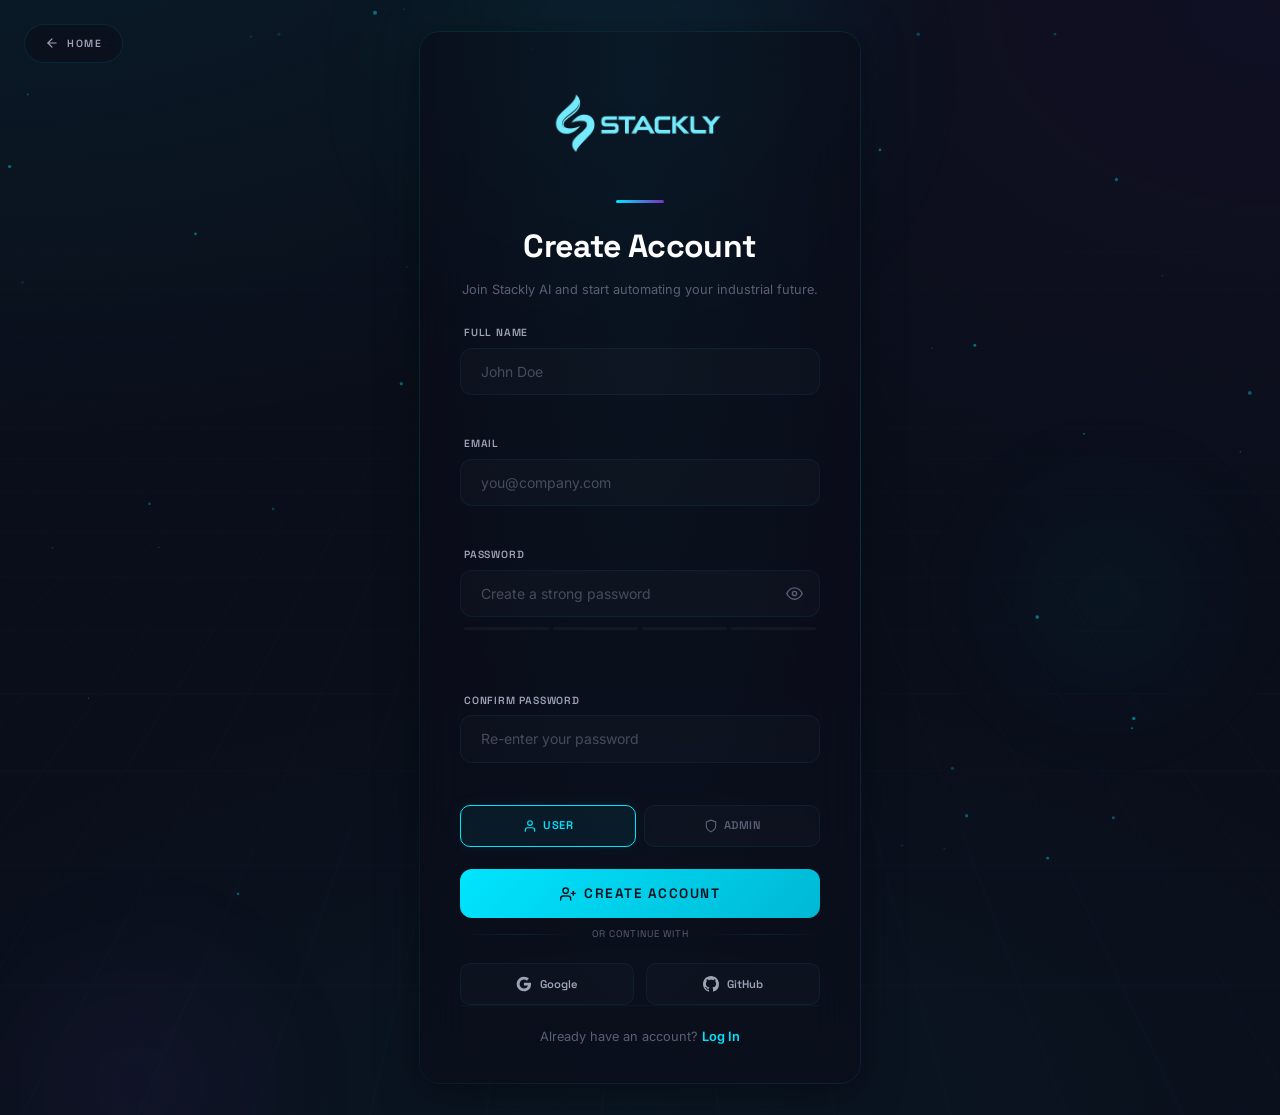
<file: signup.html>
<!DOCTYPE html>
<html lang="en">
<head>
  <meta charset="UTF-8">
  <meta name="viewport" content="width=device-width, initial-scale=1.0">
  <title>Sign Up — Stackly AI & Robotics</title>
  <meta name="description" content="Create your Stackly AI account.">
  <link rel="stylesheet" href="assets/css/style.css">
  <link rel="stylesheet" href="assets/css/auth.css">
  <link rel="stylesheet" href="assets/css/responsive.css">
</head>
<body>

  <section class="auth">
    <div class="auth-bg">
      <div class="auth-grid"></div>
      <div class="auth-orb"></div>
      <div class="auth-orb auth-orb-2"></div>
      <div class="auth-orb auth-orb-3"></div>
    </div>
    <canvas id="authCanvas"></canvas>

    <a href="index.html" class="auth-home">
      <svg viewBox="0 0 24 24" fill="none" stroke="currentColor" stroke-width="2" stroke-linecap="round" stroke-linejoin="round"><line x1="19" y1="12" x2="5" y2="12"/><polyline points="12 19 5 12 12 5"/></svg>
      Home
    </a>

    <div class="auth-card">
      <div class="auth-header">
        <a href="index.html" class="auth-logo">
          <img src="assets/images/logo-stackly.webp" alt="Stackly AI">
        </a>
        <div class="auth-divider"></div>
        <h1 class="auth-title">Create Account</h1>
        <p class="auth-subtitle">Join Stackly AI and start automating your industrial future.</p>
      </div>

      <form class="auth-form" id="signupForm" novalidate>
        <div class="auth-field" id="nameField">
          <label class="auth-label" for="signupName">Full Name</label>
          <div class="auth-input-wrap">
            <input class="auth-input" type="text" id="signupName" placeholder="John Doe" autocomplete="name" required>
            <svg class="auth-input-icon" id="signupNameIcon" viewBox="0 0 24 24" fill="none" stroke="currentColor" stroke-width="2" stroke-linecap="round" stroke-linejoin="round" width="16" height="16"><path d="M20 21v-2a4 4 0 0 0-4-4H8a4 4 0 0 0-4 4v2"/><circle cx="12" cy="7" r="4"/></svg>
          </div>
          <div class="auth-error" id="signupNameError"></div>
        </div>

        <div class="auth-field" id="emailField">
          <label class="auth-label" for="signupEmail">Email</label>
          <div class="auth-input-wrap">
            <input class="auth-input" type="email" id="signupEmail" placeholder="you@company.com" autocomplete="email" required>
            <svg class="auth-input-icon" id="signupEmailIcon" viewBox="0 0 24 24" fill="none" stroke="currentColor" stroke-width="2" stroke-linecap="round" stroke-linejoin="round" width="16" height="16"><path d="M4 4h16c1.1 0 2 .9 2 2v12c0 1.1-.9 2-2 2H4c-1.1 0-2-.9-2-2V6c0-1.1.9-2 2-2z"/><polyline points="22,6 12,13 2,6"/></svg>
          </div>
          <div class="auth-error" id="signupEmailError"></div>
        </div>

        <div class="auth-field" id="passwordField">
          <label class="auth-label" for="signupPassword">Password</label>
          <div class="auth-input-wrap">
            <input class="auth-input" type="password" id="signupPassword" placeholder="Create a strong password" autocomplete="new-password" required>
            <svg class="auth-input-icon" id="signupPasswordIcon" viewBox="0 0 24 24" fill="none" stroke="currentColor" stroke-width="2" stroke-linecap="round" stroke-linejoin="round" width="16" height="16"><rect x="3" y="11" width="18" height="11" rx="2" ry="2"/><path d="M7 11V7a5 5 0 0 1 10 0v4"/></svg>
            <button class="auth-toggle-pw" type="button" id="signupTogglePw" aria-label="Toggle password visibility">
              <svg viewBox="0 0 24 24" fill="none" stroke="currentColor" stroke-width="2" stroke-linecap="round" stroke-linejoin="round"><path d="M1 12s4-8 11-8 11 8 11 8-4 8-11 8-11-8-11-8z"/><circle cx="12" cy="12" r="3"/></svg>
            </button>
          </div>
          <div class="auth-pw-strength" id="pwStrength">
            <div class="auth-pw-strength-bar" data-index="0"></div>
            <div class="auth-pw-strength-bar" data-index="1"></div>
            <div class="auth-pw-strength-bar" data-index="2"></div>
            <div class="auth-pw-strength-bar" data-index="3"></div>
          </div>
          <div class="auth-pw-hint" id="pwHint"></div>
          <div class="auth-error" id="signupPasswordError"></div>
        </div>

        <div class="auth-field" id="confirmField">
          <label class="auth-label" for="signupConfirm">Confirm Password</label>
          <div class="auth-input-wrap">
            <input class="auth-input" type="password" id="signupConfirm" placeholder="Re-enter your password" autocomplete="new-password" required>
            <svg class="auth-input-icon" id="signupConfirmIcon" viewBox="0 0 24 24" fill="none" stroke="currentColor" stroke-width="2" stroke-linecap="round" stroke-linejoin="round" width="16" height="16"><rect x="3" y="11" width="18" height="11" rx="2" ry="2"/><path d="M7 11V7a5 5 0 0 1 10 0v4"/></svg>
          </div>
          <div class="auth-error" id="signupConfirmError"></div>
        </div>

        <div class="auth-role">
          <input class="auth-role-input" type="radio" name="signupRole" id="signupRoleUser" value="user" checked>
          <label class="auth-role-label" for="signupRoleUser">
            <svg viewBox="0 0 24 24" fill="none" stroke="currentColor" stroke-width="2" stroke-linecap="round" stroke-linejoin="round"><path d="M20 21v-2a4 4 0 0 0-4-4H8a4 4 0 0 0-4 4v2"/><circle cx="12" cy="7" r="4"/></svg>
            User
          </label>
          <input class="auth-role-input" type="radio" name="signupRole" id="signupRoleAdmin" value="admin">
          <label class="auth-role-label" for="signupRoleAdmin">
            <svg viewBox="0 0 24 24" fill="none" stroke="currentColor" stroke-width="2" stroke-linecap="round" stroke-linejoin="round"><path d="M12 22s8-4 8-10V5l-8-3-8 3v7c0 6 8 10 8 10z"/></svg>
            Admin
          </label>
        </div>

        <button class="auth-btn" type="submit" id="signupBtn">
          <svg viewBox="0 0 24 24" fill="none" stroke="currentColor" stroke-width="2" stroke-linecap="round" stroke-linejoin="round"><path d="M16 21v-2a4 4 0 0 0-4-4H5a4 4 0 0 0-4 4v2"/><circle cx="8.5" cy="7" r="4"/><line x1="20" y1="8" x2="20" y2="14"/><line x1="23" y1="11" x2="17" y2="11"/></svg>
          Create Account
        </button>
      </form>

      <div class="auth-social">
        <div class="auth-social-divider"><span>Or continue with</span></div>
        <div class="auth-social-btns">
          <button class="auth-social-btn" onclick="location.href='404.html'">
            <svg viewBox="0 0 24 24" fill="currentColor"><path d="M22.56 12.25c0-.78-.07-1.53-.2-2.25H12v4.26h5.92a5.06 5.06 0 0 1-2.2 3.32v2.77h3.57c2.08-1.92 3.28-4.74 3.28-8.1z"/><path d="M12 23c2.97 0 5.46-.98 7.28-2.66l-3.57-2.77c-.98.66-2.23 1.06-3.71 1.06-2.86 0-5.29-1.93-6.16-4.53H2.18v2.84C3.99 20.53 7.7 23 12 23z"/><path d="M5.84 14.09c-.22-.66-.35-1.36-.35-2.09s.13-1.43.35-2.09V7.07H2.18C1.43 8.55 1 10.22 1 12s.43 3.45 1.18 4.93l2.85-2.22.81-.62z"/><path d="M12 5.38c1.62 0 3.06.56 4.21 1.64l3.15-3.15C17.45 2.09 14.97 1 12 1 7.7 1 3.99 3.47 2.18 7.07l3.66 2.84c.87-2.6 3.3-4.53 6.16-4.53z"/></svg>
            Google
          </button>
          <button class="auth-social-btn" onclick="location.href='404.html'">
            <svg viewBox="0 0 24 24" fill="currentColor"><path d="M12 0C5.37 0 0 5.37 0 12c0 5.31 3.435 9.795 8.205 11.385.6.105.825-.255.825-.57 0-.285-.015-1.23-.015-2.235-3.015.555-3.795-.735-4.035-1.41-.135-.345-.72-1.41-1.23-1.695-.42-.225-1.02-.78-.015-.795.945-.015 1.62.87 1.845 1.23 1.08 1.815 2.805 1.305 3.495.99.105-.78.42-1.305.765-1.605-2.67-.3-5.46-1.335-5.46-5.925 0-1.305.465-2.385 1.23-3.225-.12-.3-.54-1.53.12-3.18 0 0 1.005-.315 3.3 1.23.96-.27 1.98-.405 3-.405s2.04.135 3 .405c2.295-1.56 3.3-1.23 3.3-1.23.66 1.65.24 2.88.12 3.18.765.84 1.23 1.905 1.23 3.225 0 4.605-2.805 5.625-5.475 5.925.435.375.81 1.095.81 2.22 0 1.605-.015 2.895-.015 3.3 0 .315.225.69.825.57A12.02 12.02 0 0 0 24 12c0-6.63-5.37-12-12-12z"/></svg>
            GitHub
          </button>
        </div>
      </div>

      <div class="auth-footer">
        <p class="auth-footer-text">Already have an account? <a href="login.html" class="auth-footer-link">Log In</a></p>
      </div>
    </div>
  </section>

  <script>
    (function () {
      /* ── Particle Canvas ── */
      (function () {
        var c = document.getElementById('authCanvas');
        if (!c) return;
        var ctx = c.getContext('2d');
        var w, h;
        function resize() {
          w = window.innerWidth; h = window.innerHeight;
          c.width = w; c.height = h;
        }
        resize();
        window.addEventListener('resize', resize);

        var particles = [];
        var count = 60;
        for (var i = 0; i < count; i++) {
          particles.push({
            x: Math.random() * w,
            y: Math.random() * h,
            vx: (Math.random() - 0.5) * 0.4,
            vy: (Math.random() - 0.5) * 0.4,
            r: Math.random() * 1.5 + 0.5,
            a: Math.random() * 0.4 + 0.1
          });
        }

        function draw() {
          ctx.clearRect(0, 0, w, h);
          for (var i = 0; i < particles.length; i++) {
            var p = particles[i];
            p.x += p.vx;
            p.y += p.vy;
            if (p.x < 0) p.x = w;
            if (p.x > w) p.x = 0;
            if (p.y < 0) p.y = h;
            if (p.y > h) p.y = 0;

            ctx.beginPath();
            ctx.arc(p.x, p.y, p.r, 0, Math.PI * 2);
            ctx.fillStyle = 'rgba(0, 229, 255, ' + p.a + ')';
            ctx.fill();

            for (var j = i + 1; j < particles.length; j++) {
              var p2 = particles[j];
              var dx = p.x - p2.x;
              var dy = p.y - p2.y;
              var dist = Math.sqrt(dx * dx + dy * dy);
              if (dist < 120) {
                ctx.beginPath();
                ctx.moveTo(p.x, p.y);
                ctx.lineTo(p2.x, p2.y);
                ctx.strokeStyle = 'rgba(0, 229, 255, ' + (0.04 * (1 - dist / 120)) + ')';
                ctx.lineWidth = 0.5;
                ctx.stroke();
              }
            }
          }
          requestAnimationFrame(draw);
        }
        draw();
      })();

      /* ── Form Logic ── */
      var form = document.getElementById('signupForm');
      var name = document.getElementById('signupName');
      var email = document.getElementById('signupEmail');
      var password = document.getElementById('signupPassword');
      var confirm = document.getElementById('signupConfirm');
      var nameError = document.getElementById('signupNameError');
      var emailError = document.getElementById('signupEmailError');
      var passwordError = document.getElementById('signupPasswordError');
      var confirmError = document.getElementById('signupConfirmError');
      var nameIcon = document.getElementById('signupNameIcon');
      var emailIcon = document.getElementById('signupEmailIcon');
      var passwordIcon = document.getElementById('signupPasswordIcon');
      var confirmIcon = document.getElementById('signupConfirmIcon');
      var nameField = document.getElementById('nameField');
      var emailField = document.getElementById('emailField');
      var passwordField = document.getElementById('passwordField');
      var confirmField = document.getElementById('confirmField');
      var togglePw = document.getElementById('signupTogglePw');
      var btn = document.getElementById('signupBtn');
      var pwBars = document.querySelectorAll('.auth-pw-strength-bar');
      var pwHint = document.getElementById('pwHint');

      /* Floating labels */
      var fields = [
        { el: nameField, input: name },
        { el: emailField, input: email },
        { el: passwordField, input: password },
        { el: confirmField, input: confirm }
      ];
      fields.forEach(function (f) {
        f.input.addEventListener('focus', function () { f.el.classList.add('focused'); });
        f.input.addEventListener('blur', function () {
          if (!f.input.value.trim()) f.el.classList.remove('focused');
        });
        if (f.input.value.trim()) f.el.classList.add('focused');
      });

      /* Toggle password */
      togglePw.addEventListener('click', function () {
        var type = password.getAttribute('type') === 'password' ? 'text' : 'password';
        password.setAttribute('type', type);
        togglePw.innerHTML = type === 'password'
          ? '<svg viewBox="0 0 24 24" fill="none" stroke="currentColor" stroke-width="2" stroke-linecap="round" stroke-linejoin="round"><path d="M1 12s4-8 11-8 11 8 11 8-4 8-11 8-11-8-11-8z"/><circle cx="12" cy="12" r="3"/></svg>'
          : '<svg viewBox="0 0 24 24" fill="none" stroke="currentColor" stroke-width="2" stroke-linecap="round" stroke-linejoin="round"><path d="M17.94 17.94A10.07 10.07 0 0 1 12 20c-7 0-11-8-11-8a18.45 18.45 0 0 1 5.06-5.94M9.9 4.24A9.12 9.12 0 0 1 12 4c7 0 11 8 11 8a18.5 18.5 0 0 1-2.16 3.19m-6.72-1.07a3 3 0 1 1-4.24-4.24"/><line x1="1" y1="1" x2="23" y2="23"/></svg>';
      });

      /* Helpers */
      function validateEmail(v) {
        return /^[^\s@]+@[^\s@]+\.[^\s@]+$/.test(v);
      }
      function validateName(v) {
        return /^[A-Za-z\s'-]+$/.test(v);
      }
      function validatePasswordStrength(v) {
        return {
          length: v.length >= 8,
          upper: /[A-Z]/.test(v),
          lower: /[a-z]/.test(v),
          number: /[0-9]/.test(v)
        };
      }
      function isPasswordStrong(v) {
        var s = validatePasswordStrength(v);
        return s.length && s.upper && s.lower && s.number;
      }
      function showError(el, msg) {
        el.textContent = msg;
      }
      function clearError(el) {
        el.textContent = '';
      }
      function setFieldState(input, icon, valid) {
        if (valid) {
          input.classList.add('valid');
          input.classList.remove('error');
          icon.classList.add('visible', 'valid');
          icon.classList.remove('error');
          icon.innerHTML = '<polyline points="20 6 9 17 4 12"/>';
        } else {
          input.classList.add('error');
          input.classList.remove('valid');
          icon.classList.add('visible', 'error');
          icon.classList.remove('valid');
          icon.innerHTML = '<circle cx="12" cy="12" r="10"/><line x1="15" y1="9" x2="9" y2="15"/><line x1="9" y1="9" x2="15" y2="15"/>';
        }
      }
      function clearFieldState(input, icon) {
        input.classList.remove('error', 'valid');
        icon.classList.remove('visible', 'valid', 'error');
      }
      function validateField(input, icon, errorEl, validator, msg) {
        var val = input.value.trim();
        if (!val) {
          showError(errorEl, 'This field is required');
          setFieldState(input, icon, false);
          return false;
        }
        if (!validator(val)) {
          showError(errorEl, msg);
          setFieldState(input, icon, false);
          return false;
        }
        clearError(errorEl);
        setFieldState(input, icon, true);
        return true;
      }

      /* Password strength bar and hint */
      function updatePwStrength(v) {
        var s = validatePasswordStrength(v);
        var score = [s.lower, s.upper, s.number, s.length].filter(Boolean).length;
        var colors = ['#FF4466', '#FF6B44', '#FFB800', '#00CC88'];
        var labels = ['Weak', 'Fair', 'Good', 'Strong'];
        var textColors = ['#FF4466', '#FF6B44', '#FFB800', '#00CC88'];

        for (var i = 0; i < pwBars.length; i++) {
          var bar = pwBars[i];
          if (i < score && v.length > 0) {
            bar.classList.add('active');
            bar.style.setProperty('--bar-color', colors[score - 1]);
          } else {
            bar.classList.remove('active');
          }
        }

        if (v.length > 0) {
          var label = score > 0 ? labels[score - 1] : 'Weak';
          var color = score > 0 ? textColors[score - 1] : '#FF4466';
          pwHint.innerHTML = 'Strength: <span class="' + (score <= 1 ? 'weak' : score === 2 ? 'medium' : 'met') + '">' + label + '</span>';
        } else {
          pwHint.innerHTML = '';
        }
      }

      /* Validation functions */
      function validateNameField() {
        var val = name.value.trim();
        if (!val) { showError(nameError, 'Name is required'); setFieldState(name, nameIcon, false); return false; }
        if (!validateName(val)) { showError(nameError, 'Only letters allowed'); setFieldState(name, nameIcon, false); return false; }
        clearError(nameError); setFieldState(name, nameIcon, true); return true;
      }
      function validateEmailField() {
        var val = email.value.trim();
        if (!val) { showError(emailError, 'Email is required'); setFieldState(email, emailIcon, false); return false; }
        if (!validateEmail(val)) { showError(emailError, 'Enter a valid email'); setFieldState(email, emailIcon, false); return false; }
        clearError(emailError); setFieldState(email, emailIcon, true); return true;
      }
      function validatePasswordField() {
        var val = password.value;
        if (!val) { showError(passwordError, 'Password is required'); setFieldState(password, passwordIcon, false); return false; }
        if (!isPasswordStrong(val)) { showError(passwordError, 'Password is not strong enough'); setFieldState(password, passwordIcon, false); return false; }
        clearError(passwordError); setFieldState(password, passwordIcon, true); return true;
      }
      function validateConfirmField() {
        var val = confirm.value;
        if (!val) { showError(confirmError, 'Please confirm your password'); setFieldState(confirm, confirmIcon, false); return false; }
        if (val !== password.value) { showError(confirmError, 'Passwords do not match'); setFieldState(confirm, confirmIcon, false); return false; }
        clearError(confirmError); setFieldState(confirm, confirmIcon, true); return true;
      }

      /* Name events */
      name.addEventListener('input', function () {
        var val = name.value;
        if (!val) { clearError(nameError); clearFieldState(name, nameIcon); return; }
        if (!validateName(val)) {
          showError(nameError, 'Only letters allowed');
          setFieldState(name, nameIcon, false);
        } else {
          clearError(nameError); setFieldState(name, nameIcon, true);
        }
      });
      name.addEventListener('blur', function () {
        if (name.value.trim()) validateNameField();
      });

      /* Email events */
      email.addEventListener('input', function () {
        var val = email.value.trim();
        if (!val) { clearError(emailError); clearFieldState(email, emailIcon); return; }
        validateEmailField();
      });
      email.addEventListener('blur', function () {
        if (email.value.trim()) validateEmailField();
      });

      /* Password events */
      password.addEventListener('input', function () {
        updatePwStrength(password.value);
        if (password.value) {
          validatePasswordField();
          if (confirm.value) validateConfirmField();
        } else {
          clearError(passwordError); clearFieldState(password, passwordIcon);
          for (var i = 0; i < pwBars.length; i++) pwBars[i].classList.remove('active');
          pwHint.innerHTML = '';
        }
      });
      password.addEventListener('blur', function () {
        if (password.value) validatePasswordField();
      });

      /* Confirm events */
      confirm.addEventListener('input', function () {
        if (confirm.value) {
          validateConfirmField();
        } else {
          clearError(confirmError); clearFieldState(confirm, confirmIcon);
        }
      });
      confirm.addEventListener('blur', function () {
        if (confirm.value) validateConfirmField();
      });

      /* Submit */
      form.addEventListener('submit', function (e) {
        e.preventDefault();
        var n = validateNameField();
        var eOk = validateEmailField();
        var p = validatePasswordField();
        var c = validateConfirmField();
        if (n && eOk && p && c) {
          btn.disabled = true;
          btn.innerHTML = '<span class="auth-spinner"></span> Creating Account...';
          var selectedRole = (document.querySelector('input[name="signupRole"]:checked') || {}).value || 'user';
          localStorage.setItem('authRole', selectedRole);
          localStorage.setItem('authName', name.value.trim());
          localStorage.setItem('authEmail', email.value.trim());
          setTimeout(function () {
            form.innerHTML =
              '<div class="auth-success">' +
                '<div class="auth-success-icon"><svg viewBox="0 0 24 24" fill="none" stroke="currentColor" stroke-width="2" stroke-linecap="round" stroke-linejoin="round"><polyline points="20 6 9 17 4 12"/></svg></div>' +
                '<div class="auth-success-title">Account Created!</div>' +
                '<p class="auth-success-desc">Welcome aboard! Redirecting you to your dashboard...</p>' +
                '<div class="auth-confetti">' +
                  '<div class="auth-confetti-piece"></div><div class="auth-confetti-piece"></div>' +
                  '<div class="auth-confetti-piece"></div><div class="auth-confetti-piece"></div>' +
                  '<div class="auth-confetti-piece"></div><div class="auth-confetti-piece"></div>' +
                  '<div class="auth-confetti-piece"></div><div class="auth-confetti-piece"></div>' +
                '</div>' +
              '</div>';
            setTimeout(function () { window.location.href = selectedRole === 'admin' ? 'dashboard-admin.html' : 'dashboard-user.html'; }, 1800);
          }, 1000);
        }
      });
    })();
  </script>
</body>
</html>
</file>
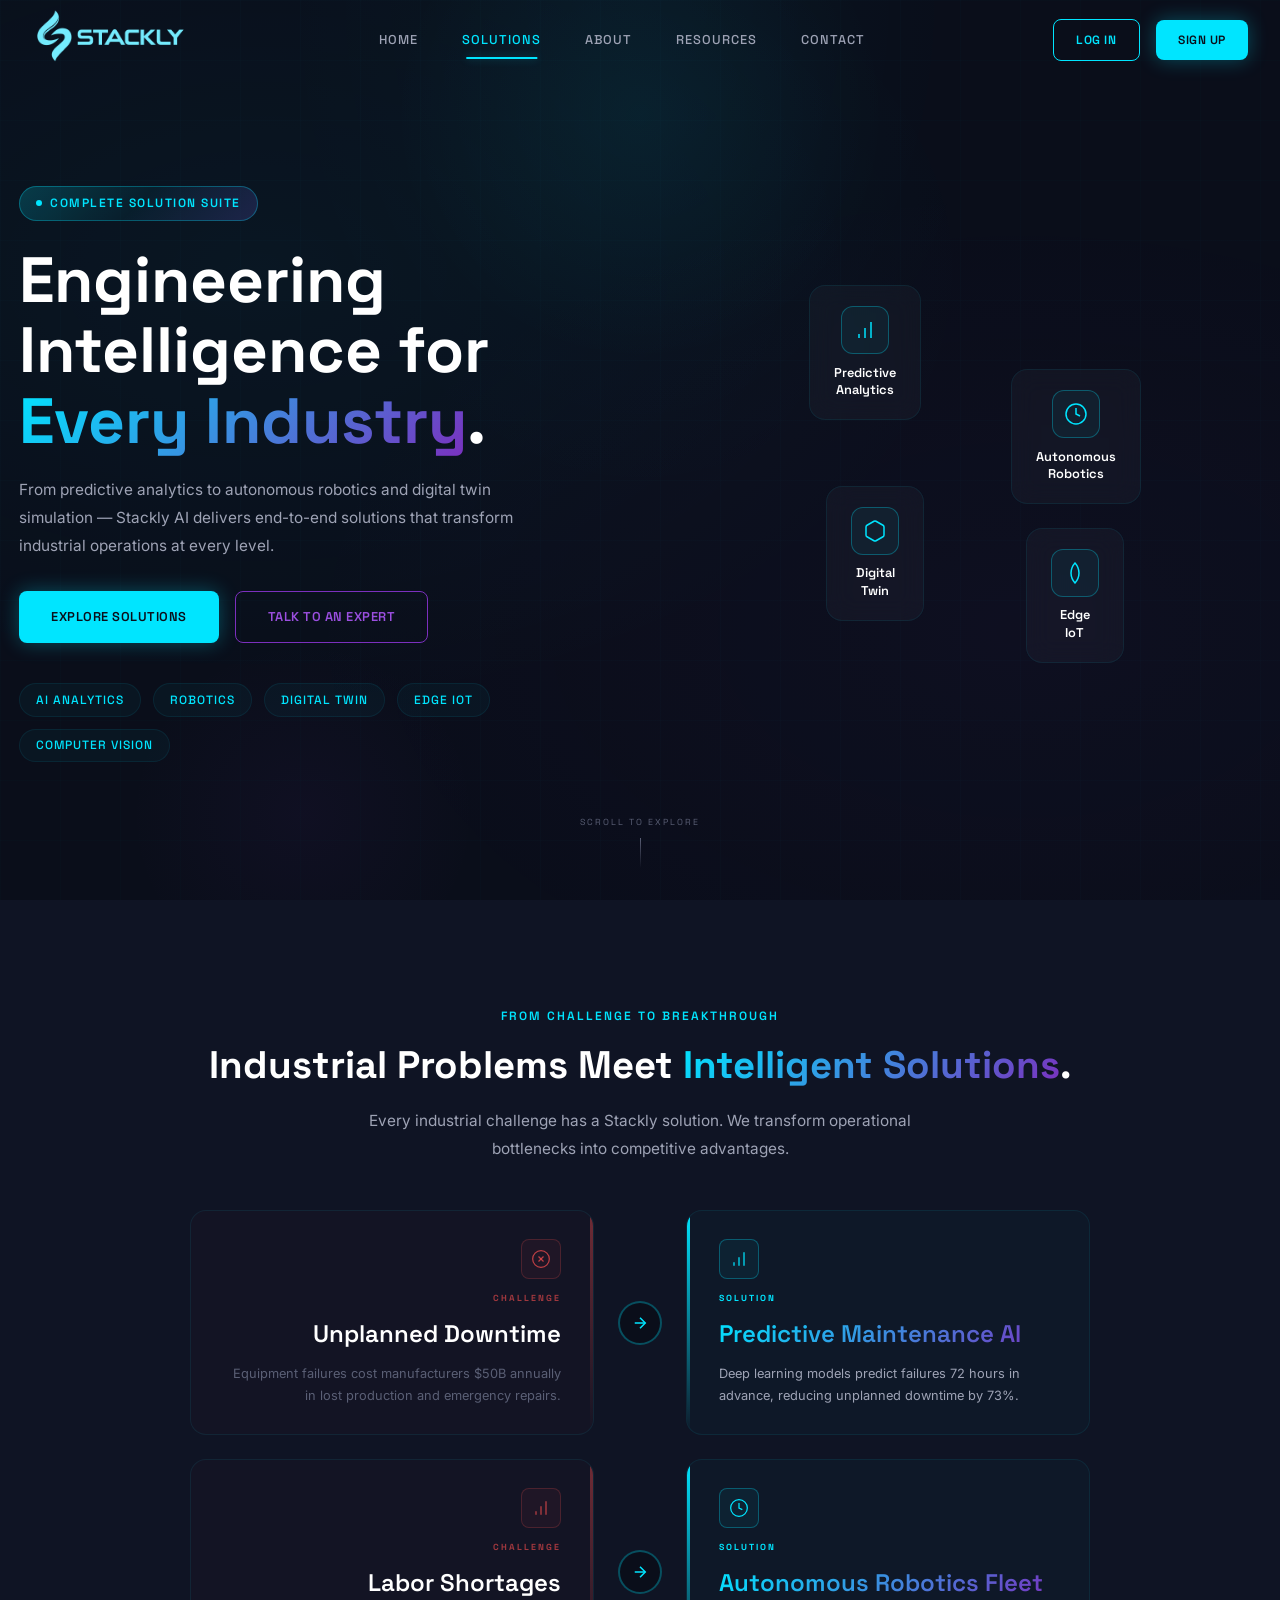
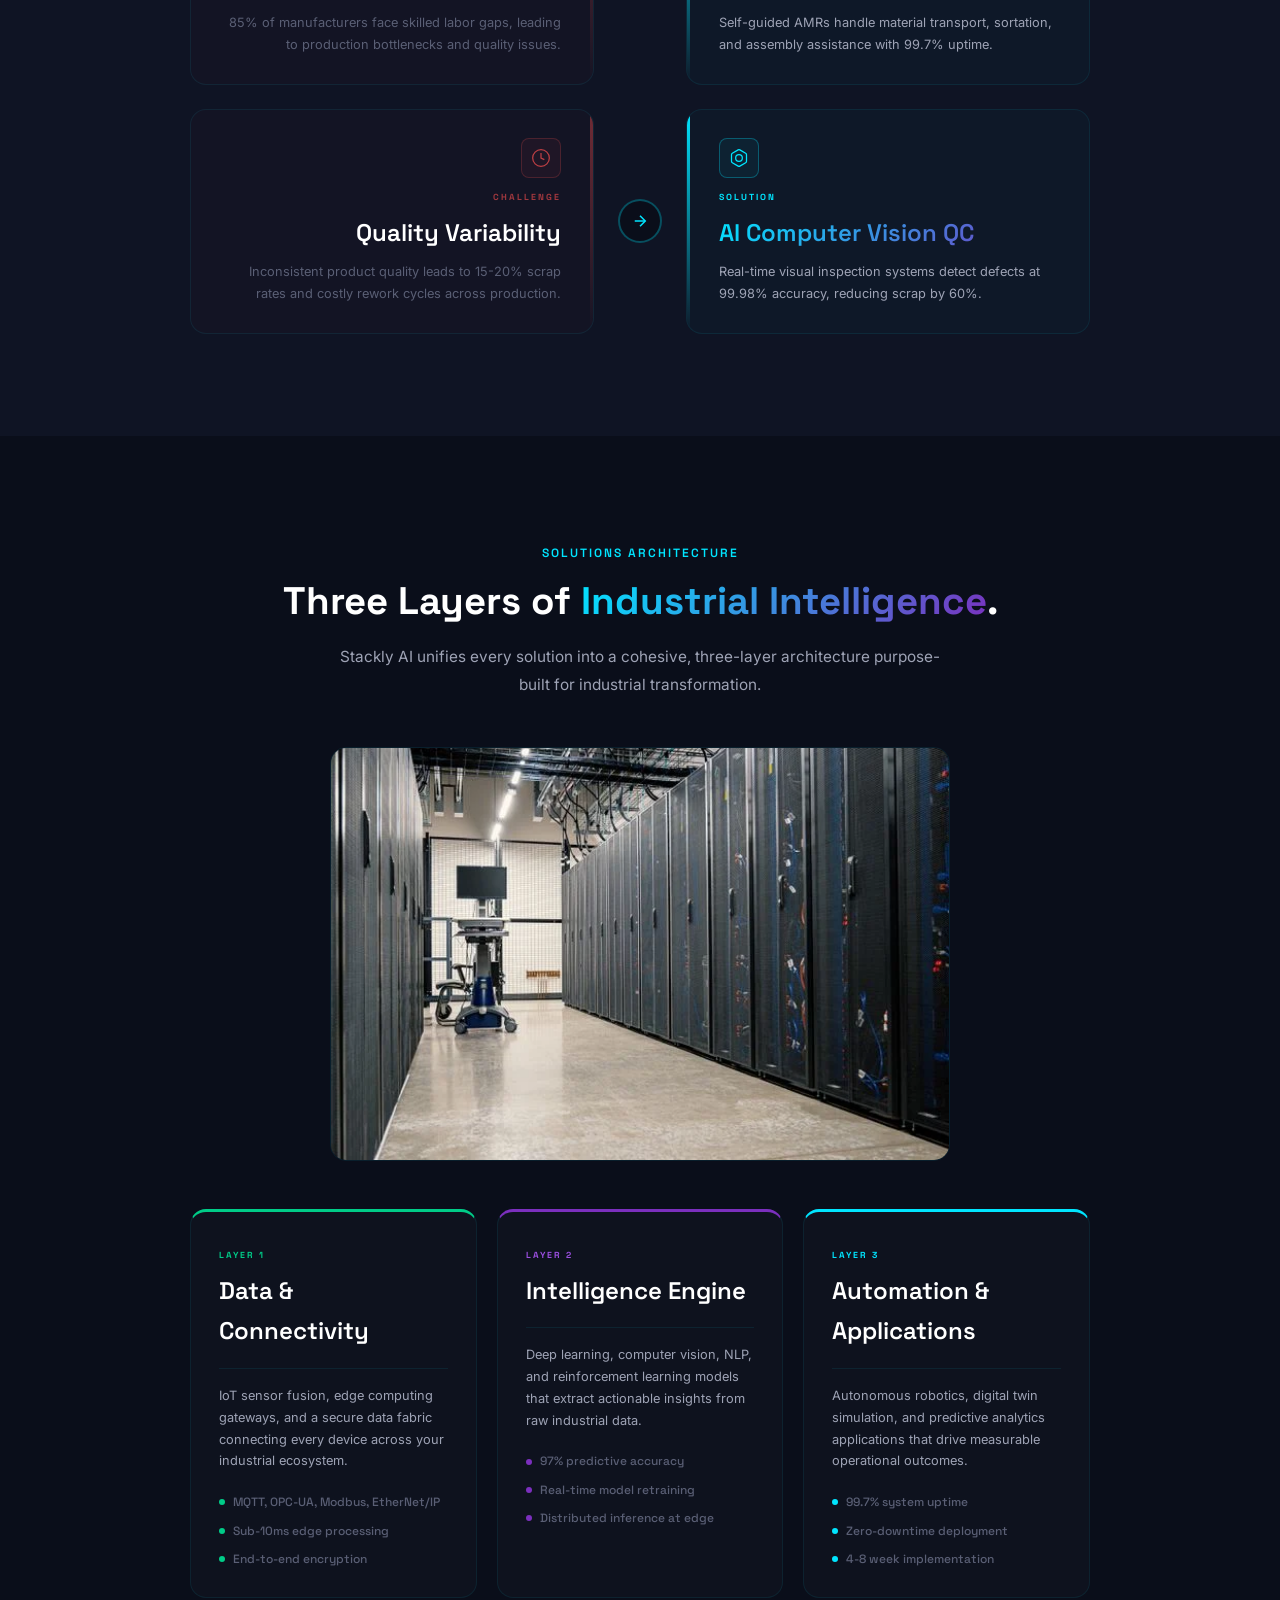
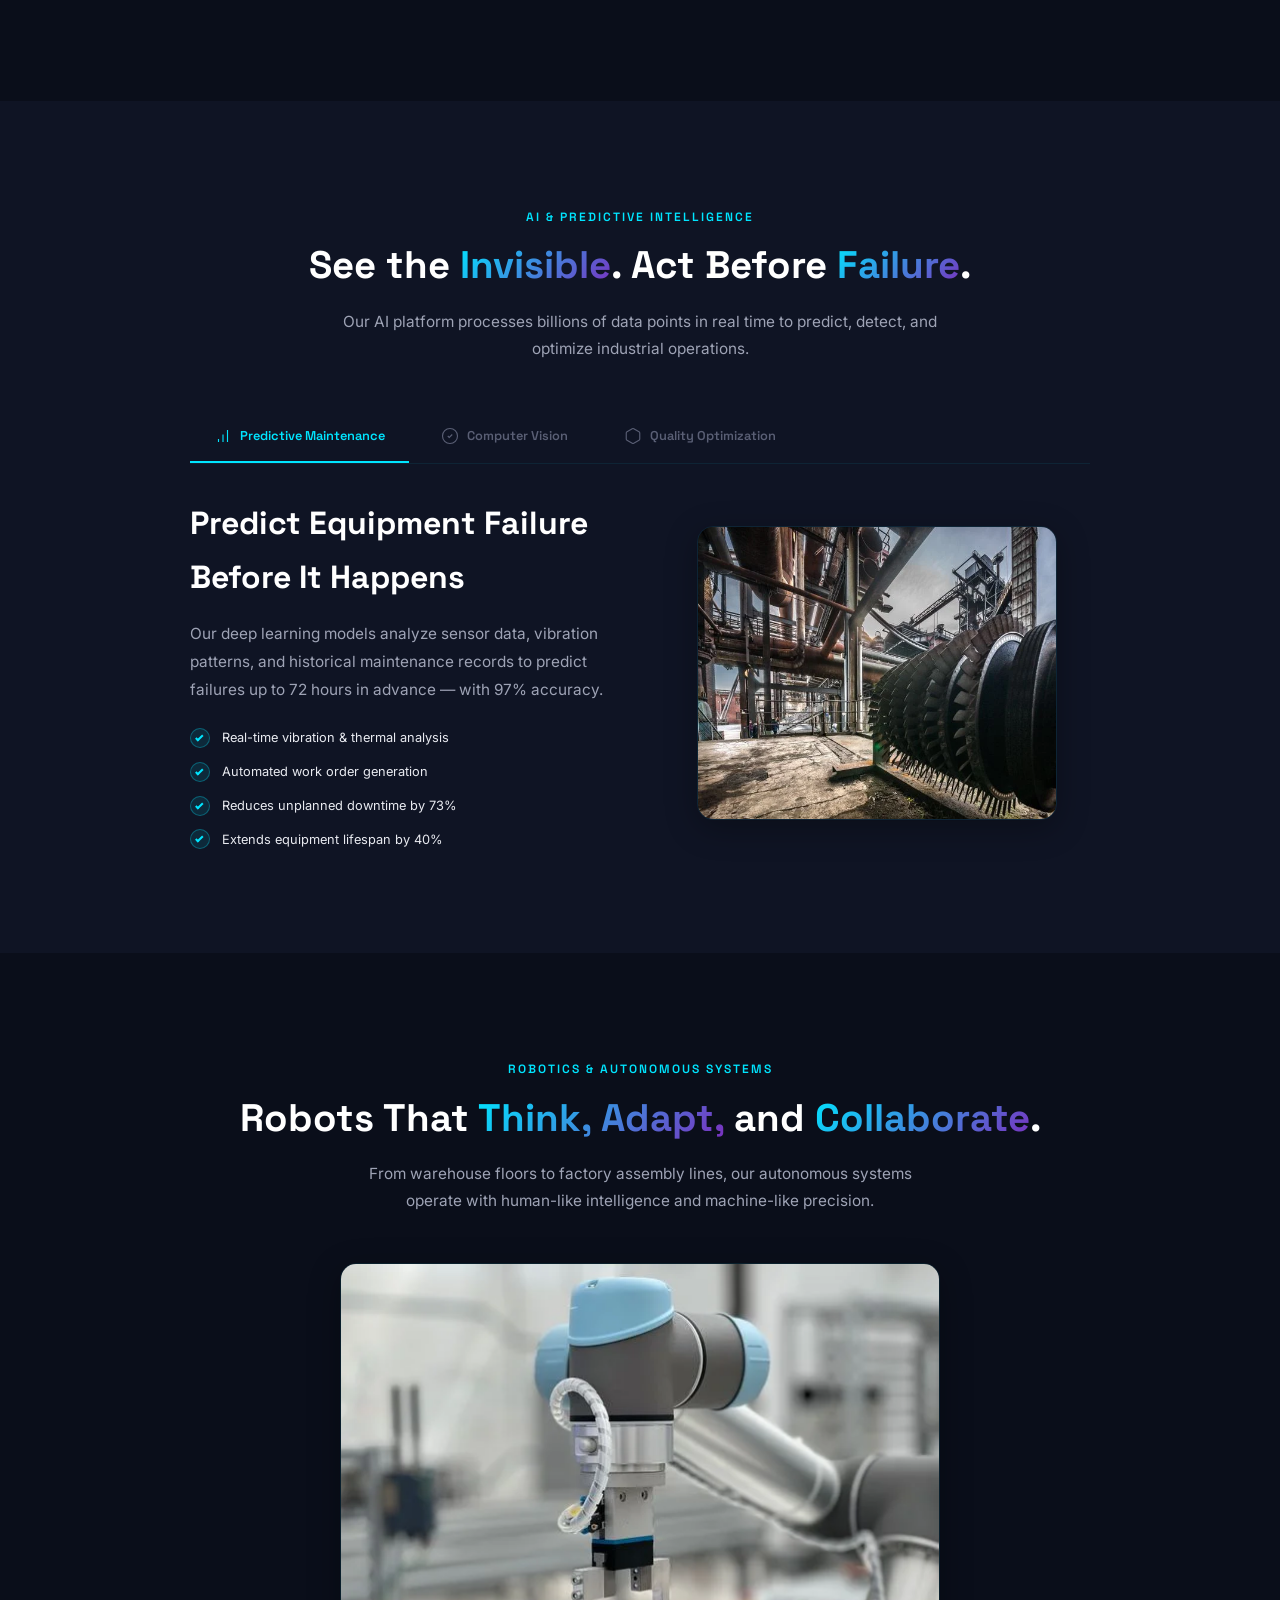
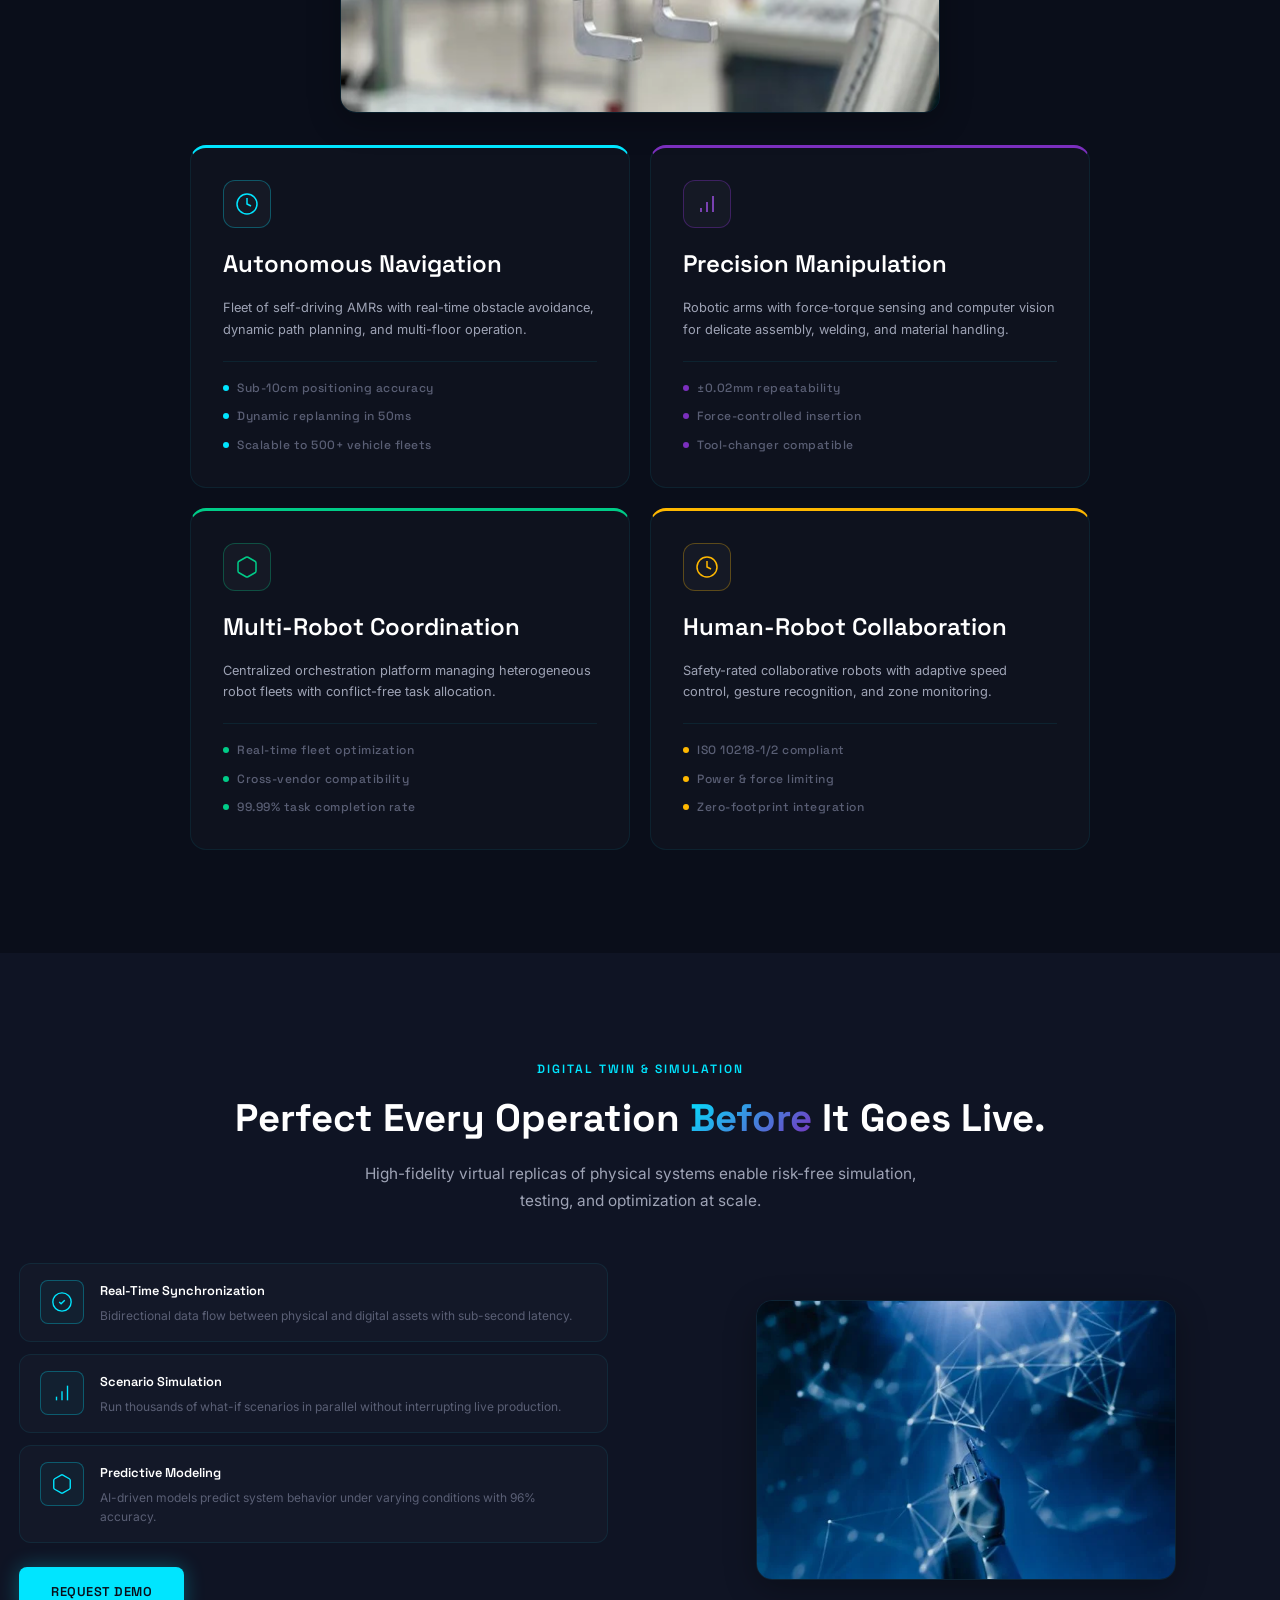
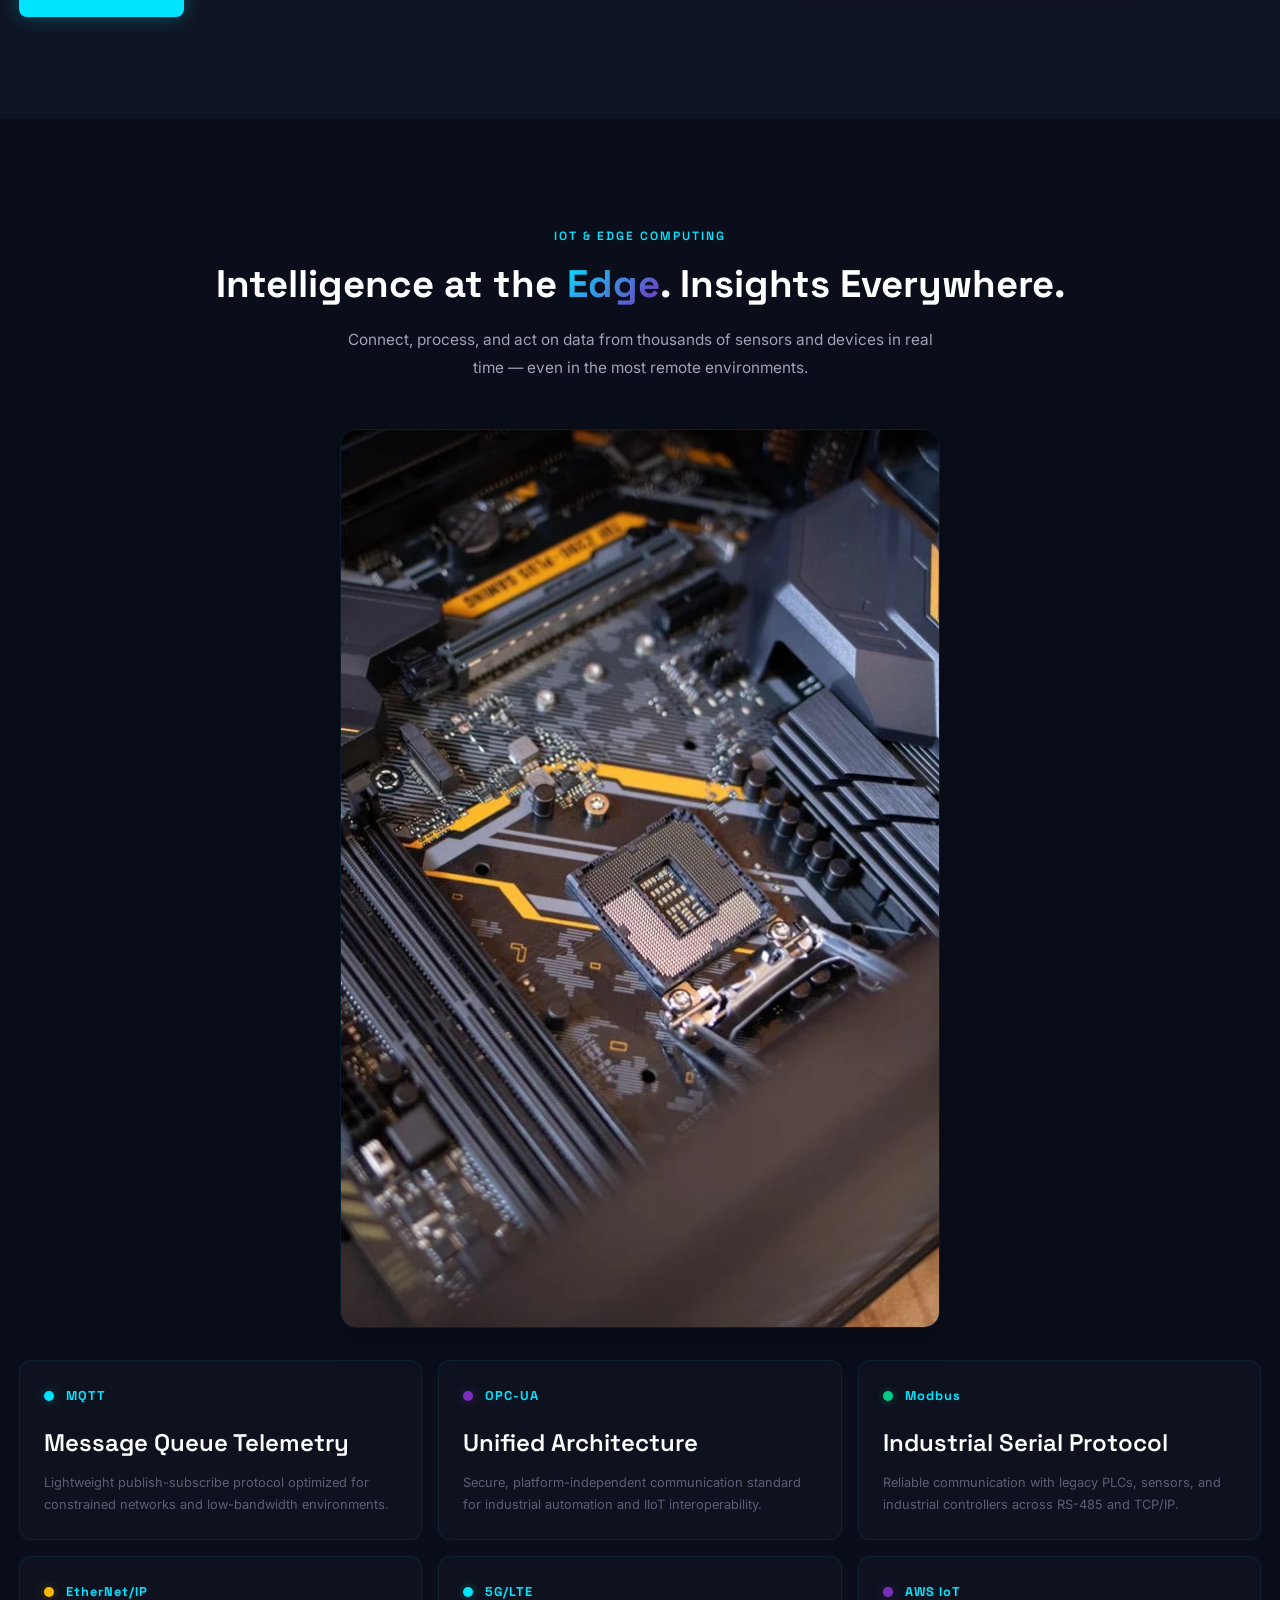
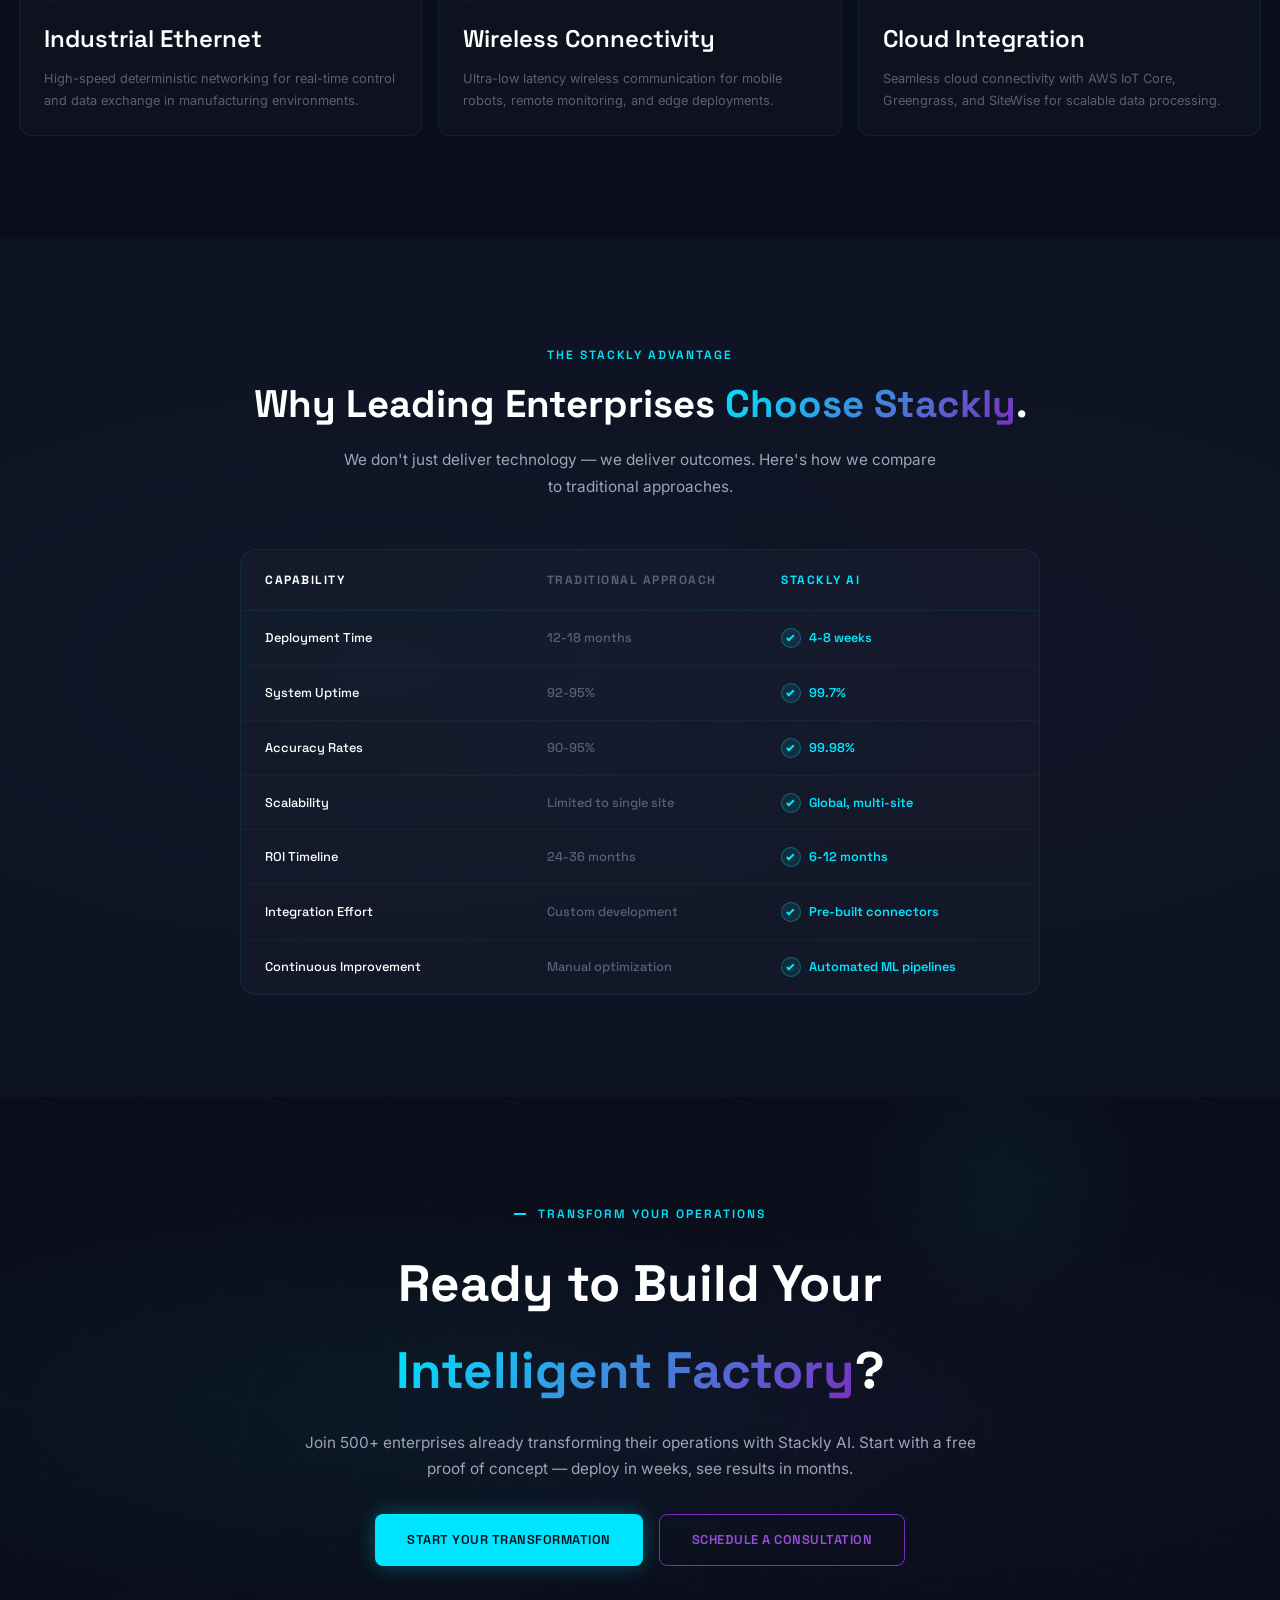
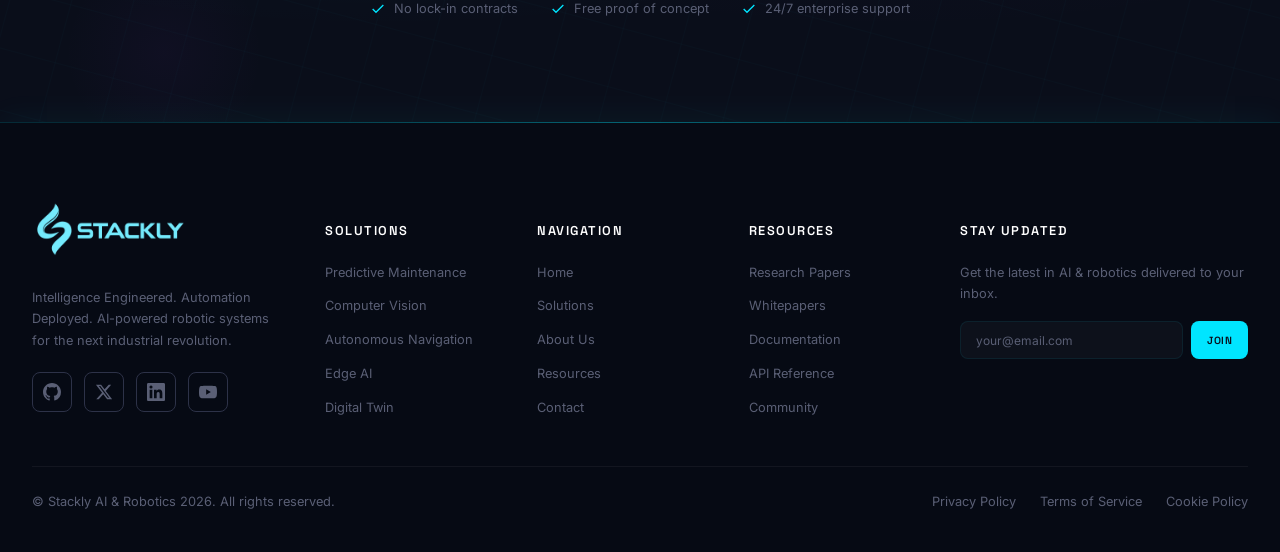
<file: solutions.html>
<!DOCTYPE html>
<html lang="en">
<head>
  <meta charset="UTF-8">
  <meta name="viewport" content="width=device-width, initial-scale=1.0">
  <title>Solutions — Stackly AI & Robotics</title>
  <meta name="description" content="Explore Stackly AI's solutions: AI-powered analytics, autonomous robotics, digital twin platforms, and industrial IoT.">
  <link rel="stylesheet" href="assets/css/style.css">
  <link rel="stylesheet" href="assets/css/header.css">
  <link rel="stylesheet" href="assets/css/home.css">
  <link rel="stylesheet" href="assets/css/footer.css">
  <link rel="stylesheet" href="assets/css/solutions.css">
  <link rel="stylesheet" href="assets/css/responsive.css">
</head>
<body>

  <!-- ============ HEADER ============ -->
  <header class="header" id="header">
    <div class="header-inner">
      <a href="index.html" class="header-logo">
        <div class="header-logo-icon">
          <img src="assets/images/logo-stackly.webp" alt="Stackly AI" class="header-logo-img">
        </div>
      </a>
      <nav class="header-nav" id="headerNav">
        <a href="index.html">Home</a>
        <a href="solutions.html" class="active">Solutions</a>
        <a href="about.html">About</a>
        <a href="resources.html">Resources</a>
        <a href="contact.html">Contact</a>
      </nav>
      <div class="header-actions">
        <a href="login.html" class="btn btn-ghost btn-login">Log In</a>
        <a href="signup.html" class="btn btn-cyan btn-signup">Sign Up</a>
        <button class="hamburger" id="hamburger" aria-label="Toggle menu">
          <span></span><span></span><span></span>
        </button>
      </div>
    </div>
  </header>

  <!-- Offcanvas Overlay -->
  <div class="offcanvas-overlay" id="offcanvasOverlay"></div>

  <!-- Offcanvas Menu -->
  <div class="offcanvas" id="offcanvas">
    <div class="offcanvas-header">
      <a href="index.html" class="header-logo">
        <div class="header-logo-icon">
          <img src="assets/images/logo-stackly.webp" alt="Stackly AI" class="header-logo-img">
        </div>
      </a>
      <button class="offcanvas-close" id="offcanvasClose" aria-label="Close menu">&times;</button>
    </div>
    <nav class="offcanvas-nav">
      <a href="index.html">Home</a>
      <a href="solutions.html" class="active">Solutions</a>
      <a href="about.html">About</a>
      <a href="resources.html">Resources</a>
      <a href="contact.html">Contact</a>
    </nav>
    <div class="offcanvas-actions">
      <a href="login.html" class="btn btn-ghost">Log In</a>
      <a href="signup.html" class="btn btn-cyan">Sign Up</a>
    </div>
  </div>

  <!-- ============ SECTION 1: SOLUTIONS HERO ============ -->
  <section class="solutions-hero" id="solutionsHero">
    <div class="solutions-hero-bg">
      <div class="solutions-hero-mesh"></div>
      <div class="solutions-hero-orb"></div>
      <div class="solutions-hero-orb solutions-hero-orb-2"></div>
    </div>
    <div class="solutions-hero-particles">
      <div class="solutions-hero-particle"></div>
      <div class="solutions-hero-particle"></div>
      <div class="solutions-hero-particle"></div>
      <div class="solutions-hero-particle"></div>
      <div class="solutions-hero-particle"></div>
      <div class="solutions-hero-particle"></div>
    </div>
    <div class="container">
      <div class="solutions-hero-grid">
        <div class="solutions-hero-content fade-left">
          <div class="solutions-hero-tag">
            <span class="solutions-hero-tag-dot"></span>
            Complete Solution Suite
          </div>
          <h1 class="solutions-hero-title">Engineering Intelligence for <span class="gradient-text">Every Industry</span>.</h1>
          <p class="solutions-hero-desc">From predictive analytics to autonomous robotics and digital twin simulation — Stackly AI delivers end-to-end solutions that transform industrial operations at every level.</p>
          <div class="solutions-hero-actions">
            <a href="404.html" class="btn btn-cyan magnetic">Explore Solutions</a>
            <a href="404.html" class="btn btn-violet magnetic">Talk to an Expert</a>
          </div>
          <div class="solutions-hero-tags">
            <span class="solutions-hero-tag-item">AI Analytics</span>
            <span class="solutions-hero-tag-item">Robotics</span>
            <span class="solutions-hero-tag-item">Digital Twin</span>
            <span class="solutions-hero-tag-item">Edge IoT</span>
            <span class="solutions-hero-tag-item">Computer Vision</span>
          </div>
        </div>
        <div class="solutions-hero-visual fade-right">
          <div class="solutions-hero-floating">
            <div class="solutions-floating-card solutions-floating-card-1">
              <div class="solutions-floating-icon">
                <svg viewBox="0 0 24 24" fill="none" stroke="currentColor" stroke-width="1.5"><path d="M12 20V10"/><path d="M18 20V4"/><path d="M6 20v-4"/></svg>
              </div>
              <span>Predictive<br>Analytics</span>
            </div>
            <div class="solutions-floating-card solutions-floating-card-2">
              <div class="solutions-floating-icon">
                <svg viewBox="0 0 24 24" fill="none" stroke="currentColor" stroke-width="1.5"><circle cx="12" cy="12" r="10"/><path d="M12 6v6l4 2"/></svg>
              </div>
              <span>Autonomous<br>Robotics</span>
            </div>
            <div class="solutions-floating-card solutions-floating-card-3">
              <div class="solutions-floating-icon">
                <svg viewBox="0 0 24 24" fill="none" stroke="currentColor" stroke-width="1.5"><path d="M21 16V8a2 2 0 0 0-1-1.73l-7-4a2 2 0 0 0-2 0l-7 4A2 2 0 0 0 3 8v8a2 2 0 0 0 1 1.73l7 4a2 2 0 0 0 2 0l7-4A2 2 0 0 0 21 16z"/></svg>
              </div>
              <span>Digital<br>Twin</span>
            </div>
            <div class="solutions-floating-card solutions-floating-card-4">
              <div class="solutions-floating-icon">
                <svg viewBox="0 0 24 24" fill="none" stroke="currentColor" stroke-width="1.5"><path d="M12 2a15.3 15.3 0 0 1 4 10 15.3 15.3 0 0 1-4 10 15.3 15.3 0 0 1-4-10A15.3 15.3 0 0 1 12 2z"/></svg>
              </div>
              <span>Edge<br>IoT</span>
            </div>
          </div>
        </div>
      </div>
      <div class="solutions-hero-scroll">
        <span>Scroll to explore</span>
        <div class="solutions-hero-scroll-line"></div>
      </div>
    </div>
  </section>

  <!-- ============ SECTION 2: CHALLENGES TO SOLUTIONS ============ -->
  <section class="section challenges" id="explore">
    <div class="container">
      <div class="fade-up section-header-center">
        <span class="section-label">From Challenge to Breakthrough</span>
        <h2 class="section-title">Industrial Problems Meet <span class="gradient-text">Intelligent Solutions</span>.</h2>
        <p class="section-desc section-desc-center">Every industrial challenge has a Stackly solution. We transform operational bottlenecks into competitive advantages.</p>
      </div>
      <div class="challenges-pairs stagger-children">
        <div class="challenge-pair">
          <div class="challenge-problem">
            <div class="challenge-icon challenge-icon-problem">
              <svg viewBox="0 0 24 24" fill="none" stroke="currentColor" stroke-width="1.5"><circle cx="12" cy="12" r="10"/><path d="m15 9-6 6"/><path d="m9 9 6 6"/></svg>
            </div>
            <span class="challenge-label">Challenge</span>
            <h3 class="challenge-name">Unplanned Downtime</h3>
            <p class="challenge-desc">Equipment failures cost manufacturers $50B annually in lost production and emergency repairs.</p>
          </div>
          <div class="challenge-connector">
            <svg viewBox="0 0 24 24" fill="none" stroke="currentColor" stroke-width="2"><path d="M5 12h14"/><path d="m12 5 7 7-7 7"/></svg>
          </div>
          <div class="challenge-solution">
            <div class="challenge-icon challenge-icon-solution">
              <svg viewBox="0 0 24 24" fill="none" stroke="currentColor" stroke-width="1.5"><path d="M12 20V10"/><path d="M18 20V4"/><path d="M6 20v-4"/></svg>
            </div>
            <span class="challenge-label challenge-label-solution">Solution</span>
            <h3 class="challenge-name challenge-name-solution">Predictive Maintenance AI</h3>
            <p class="challenge-desc challenge-desc-solution">Deep learning models predict failures 72 hours in advance, reducing unplanned downtime by 73%.</p>
          </div>
        </div>
        <div class="challenge-pair">
          <div class="challenge-problem">
            <div class="challenge-icon challenge-icon-problem">
              <svg viewBox="0 0 24 24" fill="none" stroke="currentColor" stroke-width="1.5"><path d="M12 20V10"/><path d="M18 20V4"/><path d="M6 20v-4"/></svg>
            </div>
            <span class="challenge-label">Challenge</span>
            <h3 class="challenge-name">Labor Shortages</h3>
            <p class="challenge-desc">85% of manufacturers face skilled labor gaps, leading to production bottlenecks and quality issues.</p>
          </div>
          <div class="challenge-connector">
            <svg viewBox="0 0 24 24" fill="none" stroke="currentColor" stroke-width="2"><path d="M5 12h14"/><path d="m12 5 7 7-7 7"/></svg>
          </div>
          <div class="challenge-solution">
            <div class="challenge-icon challenge-icon-solution">
              <svg viewBox="0 0 24 24" fill="none" stroke="currentColor" stroke-width="1.5"><circle cx="12" cy="12" r="10"/><path d="M12 6v6l4 2"/></svg>
            </div>
            <span class="challenge-label challenge-label-solution">Solution</span>
            <h3 class="challenge-name challenge-name-solution">Autonomous Robotics Fleet</h3>
            <p class="challenge-desc challenge-desc-solution">Self-guided AMRs handle material transport, sortation, and assembly assistance with 99.7% uptime.</p>
          </div>
        </div>
        <div class="challenge-pair">
          <div class="challenge-problem">
            <div class="challenge-icon challenge-icon-problem">
              <svg viewBox="0 0 24 24" fill="none" stroke="currentColor" stroke-width="1.5"><circle cx="12" cy="12" r="10"/><path d="M12 6v6l4 2"/></svg>
            </div>
            <span class="challenge-label">Challenge</span>
            <h3 class="challenge-name">Quality Variability</h3>
            <p class="challenge-desc">Inconsistent product quality leads to 15-20% scrap rates and costly rework cycles across production.</p>
          </div>
          <div class="challenge-connector">
            <svg viewBox="0 0 24 24" fill="none" stroke="currentColor" stroke-width="2"><path d="M5 12h14"/><path d="m12 5 7 7-7 7"/></svg>
          </div>
          <div class="challenge-solution">
            <div class="challenge-icon challenge-icon-solution">
              <svg viewBox="0 0 24 24" fill="none" stroke="currentColor" stroke-width="1.5"><path d="M21 16V8a2 2 0 0 0-1-1.73l-7-4a2 2 0 0 0-2 0l-7 4A2 2 0 0 0 3 8v8a2 2 0 0 0 1 1.73l7 4a2 2 0 0 0 2 0l7-4A2 2 0 0 0 21 16z"/><circle cx="12" cy="12" r="4"/></svg>
            </div>
            <span class="challenge-label challenge-label-solution">Solution</span>
            <h3 class="challenge-name challenge-name-solution">AI Computer Vision QC</h3>
            <p class="challenge-desc challenge-desc-solution">Real-time visual inspection systems detect defects at 99.98% accuracy, reducing scrap by 60%.</p>
          </div>
        </div>
      </div>
    </div>
  </section>

  <!-- ============ SECTION 3: SOLUTIONS ARCHITECTURE ============ -->
  <section class="section architecture" id="architecture">
    <div class="container">
      <div class="fade-up section-header-center">
        <span class="section-label">Solutions Architecture</span>
        <h2 class="section-title">Three Layers of <span class="gradient-text">Industrial Intelligence</span>.</h2>
        <p class="section-desc section-desc-center">Stackly AI unifies every solution into a cohesive, three-layer architecture purpose-built for industrial transformation.</p>
      </div>
      <div class="arch-visual fade-up">
        <img src="assets/images/solution-architecture.webp" alt="Stackly AI Solutions Architecture" class="arch-img" loading="lazy">
      </div>
      <div class="arch-cards stagger-children">
        <div class="arch-card arch-card-green">
          <div class="arch-card-header">
            <span class="arch-card-layer">Layer 1</span>
            <h3 class="arch-card-title">Data &amp; Connectivity</h3>
          </div>
          <p class="arch-card-desc">IoT sensor fusion, edge computing gateways, and a secure data fabric connecting every device across your industrial ecosystem.</p>
          <ul class="arch-card-features">
            <li>MQTT, OPC-UA, Modbus, EtherNet/IP</li>
            <li>Sub-10ms edge processing</li>
            <li>End-to-end encryption</li>
          </ul>
        </div>
        <div class="arch-card arch-card-violet">
          <div class="arch-card-header">
            <span class="arch-card-layer">Layer 2</span>
            <h3 class="arch-card-title">Intelligence Engine</h3>
          </div>
          <p class="arch-card-desc">Deep learning, computer vision, NLP, and reinforcement learning models that extract actionable insights from raw industrial data.</p>
          <ul class="arch-card-features">
            <li>97% predictive accuracy</li>
            <li>Real-time model retraining</li>
            <li>Distributed inference at edge</li>
          </ul>
        </div>
        <div class="arch-card arch-card-cyan">
          <div class="arch-card-header">
            <span class="arch-card-layer">Layer 3</span>
            <h3 class="arch-card-title">Automation &amp; Applications</h3>
          </div>
          <p class="arch-card-desc">Autonomous robotics, digital twin simulation, and predictive analytics applications that drive measurable operational outcomes.</p>
          <ul class="arch-card-features">
            <li>99.7% system uptime</li>
            <li>Zero-downtime deployment</li>
            <li>4-8 week implementation</li>
          </ul>
        </div>
      </div>
    </div>
  </section>

  <!-- ============ SECTION 4: AI & PREDICTIVE INTELLIGENCE ============ -->
  <section class="section ai-showcase" id="aiAnalytics">
    <div class="container">
      <div class="fade-up section-header-center">
        <span class="section-label">AI &amp; Predictive Intelligence</span>
        <h2 class="section-title">See the <span class="gradient-text">Invisible</span>. Act Before <span class="gradient-text">Failure</span>.</h2>
        <p class="section-desc section-desc-center">Our AI platform processes billions of data points in real time to predict, detect, and optimize industrial operations.</p>
      </div>
      <div class="ai-tabs fade-up">
        <input type="radio" name="ai-tab" id="aiTab1" checked hidden>
        <input type="radio" name="ai-tab" id="aiTab2" hidden>
        <input type="radio" name="ai-tab" id="aiTab3" hidden>
        <div class="ai-tab-nav">
          <label for="aiTab1" class="ai-tab-label">
            <svg viewBox="0 0 24 24" fill="none" stroke="currentColor" stroke-width="1.5"><path d="M12 20V10"/><path d="M18 20V4"/><path d="M6 20v-4"/></svg>
            Predictive Maintenance
          </label>
          <label for="aiTab2" class="ai-tab-label">
            <svg viewBox="0 0 24 24" fill="none" stroke="currentColor" stroke-width="1.5"><circle cx="12" cy="12" r="10"/><path d="m9 12 2 2 4-4"/></svg>
            Computer Vision
          </label>
          <label for="aiTab3" class="ai-tab-label">
            <svg viewBox="0 0 24 24" fill="none" stroke="currentColor" stroke-width="1.5"><path d="M21 16V8a2 2 0 0 0-1-1.73l-7-4a2 2 0 0 0-2 0l-7 4A2 2 0 0 0 3 8v8a2 2 0 0 0 1 1.73l7 4a2 2 0 0 0 2 0l7-4A2 2 0 0 0 21 16z"/></svg>
            Quality Optimization
          </label>
        </div>
        <div class="ai-tab-panels">
          <div class="ai-tab-panel">
            <div class="ai-panel-grid">
              <div class="ai-panel-content">
                <h3 class="ai-panel-title">Predict Equipment Failure Before It Happens</h3>
                <p class="ai-panel-desc">Our deep learning models analyze sensor data, vibration patterns, and historical maintenance records to predict failures up to 72 hours in advance — with 97% accuracy.</p>
                <ul class="ai-panel-features">
                  <li class="ai-panel-feature">
                    <span class="ai-panel-check"></span>
                    Real-time vibration &amp; thermal analysis
                  </li>
                  <li class="ai-panel-feature">
                    <span class="ai-panel-check"></span>
                    Automated work order generation
                  </li>
                  <li class="ai-panel-feature">
                    <span class="ai-panel-check"></span>
                    Reduces unplanned downtime by 73%
                  </li>
                  <li class="ai-panel-feature">
                    <span class="ai-panel-check"></span>
                    Extends equipment lifespan by 40%
                  </li>
                </ul>
              </div>
              <div class="ai-panel-visual">
                <img src="assets/images/solution-predictive.webp" alt="Predictive Maintenance Dashboard" class="solution-img" loading="lazy">
              </div>
            </div>
          </div>
          <div class="ai-tab-panel">
            <div class="ai-panel-grid">
              <div class="ai-panel-content">
                <h3 class="ai-panel-title">See Every Defect at Line Speed</h3>
                <p class="ai-panel-desc">Computer vision systems inspect thousands of products per minute with sub-millimeter precision, detecting defects invisible to the human eye using deep learning and hyperspectral imaging.</p>
                <ul class="ai-panel-features">
                  <li class="ai-panel-feature">
                    <span class="ai-panel-check"></span>
                    99.98% defect detection accuracy
                  </li>
                  <li class="ai-panel-feature">
                    <span class="ai-panel-check"></span>
                    Hyperspectral &amp; 3D depth imaging
                  </li>
                  <li class="ai-panel-feature">
                    <span class="ai-panel-check"></span>
                    Real-time classification &amp; sorting
                  </li>
                  <li class="ai-panel-feature">
                    <span class="ai-panel-check"></span>
                    Self-improving model accuracy over time
                  </li>
                </ul>
              </div>
              <div class="ai-panel-visual">
                <img src="assets/images/solution-vision.webp" alt="Computer Vision Inspection System" class="solution-img" loading="lazy">
              </div>
            </div>
          </div>
          <div class="ai-tab-panel">
            <div class="ai-panel-grid">
              <div class="ai-panel-content">
                <h3 class="ai-panel-title">Optimize Quality in Real Time</h3>
                <p class="ai-panel-desc">Machine learning models continuously analyze production parameters to predict and prevent quality drift, maintaining optimal output specifications automatically.</p>
                <ul class="ai-panel-features">
                  <li class="ai-panel-feature">
                    <span class="ai-panel-check"></span>
                    Real-time process parameter optimization
                  </li>
                  <li class="ai-panel-feature">
                    <span class="ai-panel-check"></span>
                    Reduces scrap rates by 60%+
                  </li>
                  <li class="ai-panel-feature">
                    <span class="ai-panel-check"></span>
                    Closed-loop quality control
                  </li>
                  <li class="ai-panel-feature">
                    <span class="ai-panel-check"></span>
                    Full traceability &amp; compliance reporting
                  </li>
                </ul>
              </div>
              <div class="ai-panel-visual">
                <img src="assets/images/solution-quality.webp" alt="Quality Optimization Dashboard" class="solution-img" loading="lazy">
              </div>
            </div>
          </div>
        </div>
      </div>
    </div>
  </section>

  <!-- ============ SECTION 5: ROBOTICS & AUTONOMOUS SYSTEMS ============ -->
  <section class="section robotics-showcase" id="robotics">
    <div class="container">
      <div class="fade-up section-header-center">
        <span class="section-label">Robotics &amp; Autonomous Systems</span>
        <h2 class="section-title">Robots That <span class="gradient-text">Think, Adapt,</span> and <span class="gradient-text">Collaborate</span>.</h2>
        <p class="section-desc section-desc-center">From warehouse floors to factory assembly lines, our autonomous systems operate with human-like intelligence and machine-like precision.</p>
      </div>
      <div class="robotics-banner fade-up">
        <img src="assets/images/solution-robotics.webp" alt="Autonomous Robotics Systems" class="robotics-banner-img" loading="lazy">
      </div>
      <div class="robotics-grid stagger-children">
        <div class="robotics-card robotics-card-accent-cyan tilt-card">
          <div class="robotics-card-glow"></div>
          <div class="robotics-card-icon">
            <svg viewBox="0 0 24 24" fill="none" stroke="currentColor" stroke-width="1.5"><circle cx="12" cy="12" r="10"/><path d="M12 6v6l4 2"/></svg>
          </div>
          <h3 class="robotics-card-title">Autonomous Navigation</h3>
          <p class="robotics-card-desc">Fleet of self-driving AMRs with real-time obstacle avoidance, dynamic path planning, and multi-floor operation.</p>
          <ul class="robotics-card-features">
            <li>Sub-10cm positioning accuracy</li>
            <li>Dynamic replanning in 50ms</li>
            <li>Scalable to 500+ vehicle fleets</li>
          </ul>
        </div>
        <div class="robotics-card robotics-card-accent-violet tilt-card">
          <div class="robotics-card-glow"></div>
          <div class="robotics-card-icon">
            <svg viewBox="0 0 24 24" fill="none" stroke="currentColor" stroke-width="1.5"><path d="M12 20V10"/><path d="M18 20V4"/><path d="M6 20v-4"/></svg>
          </div>
          <h3 class="robotics-card-title">Precision Manipulation</h3>
          <p class="robotics-card-desc">Robotic arms with force-torque sensing and computer vision for delicate assembly, welding, and material handling.</p>
          <ul class="robotics-card-features">
            <li>±0.02mm repeatability</li>
            <li>Force-controlled insertion</li>
            <li>Tool-changer compatible</li>
          </ul>
        </div>
        <div class="robotics-card robotics-card-accent-green tilt-card">
          <div class="robotics-card-glow"></div>
          <div class="robotics-card-icon">
            <svg viewBox="0 0 24 24" fill="none" stroke="currentColor" stroke-width="1.5"><path d="M21 16V8a2 2 0 0 0-1-1.73l-7-4a2 2 0 0 0-2 0l-7 4A2 2 0 0 0 3 8v8a2 2 0 0 0 1 1.73l7 4a2 2 0 0 0 2 0l7-4A2 2 0 0 0 21 16z"/></svg>
          </div>
          <h3 class="robotics-card-title">Multi-Robot Coordination</h3>
          <p class="robotics-card-desc">Centralized orchestration platform managing heterogeneous robot fleets with conflict-free task allocation.</p>
          <ul class="robotics-card-features">
            <li>Real-time fleet optimization</li>
            <li>Cross-vendor compatibility</li>
            <li>99.99% task completion rate</li>
          </ul>
        </div>
        <div class="robotics-card robotics-card-accent-gold tilt-card">
          <div class="robotics-card-glow"></div>
          <div class="robotics-card-icon">
            <svg viewBox="0 0 24 24" fill="none" stroke="currentColor" stroke-width="1.5"><circle cx="12" cy="12" r="10"/><polyline points="12 6 12 12 16 14"/></svg>
          </div>
          <h3 class="robotics-card-title">Human-Robot Collaboration</h3>
          <p class="robotics-card-desc">Safety-rated collaborative robots with adaptive speed control, gesture recognition, and zone monitoring.</p>
          <ul class="robotics-card-features">
            <li>ISO 10218-1/2 compliant</li>
            <li>Power &amp; force limiting</li>
            <li>Zero-footprint integration</li>
          </ul>
        </div>
      </div>
    </div>
  </section>

  <!-- ============ SECTION 6: DIGITAL TWIN & SIMULATION ============ -->
  <section class="section digital-twin" id="digitalTwin">
    <div class="container">
      <div class="fade-up section-header-center">
        <span class="section-label">Digital Twin &amp; Simulation</span>
        <h2 class="section-title">Perfect Every Operation <span class="gradient-text">Before</span> It Goes Live.</h2>
        <p class="section-desc section-desc-center">High-fidelity virtual replicas of physical systems enable risk-free simulation, testing, and optimization at scale.</p>
      </div>
      <div class="digital-twin-grid">
        <div class="digital-twin-content fade-left">
          <div class="digital-twin-feature">
            <div class="digital-twin-feature-icon">
              <svg viewBox="0 0 24 24" fill="none" stroke="currentColor" stroke-width="1.5"><circle cx="12" cy="12" r="10"/><path d="m9 12 2 2 4-4"/></svg>
            </div>
            <div>
              <h4 class="digital-twin-feature-title">Real-Time Synchronization</h4>
              <p class="digital-twin-feature-desc">Bidirectional data flow between physical and digital assets with sub-second latency.</p>
            </div>
          </div>
          <div class="digital-twin-feature">
            <div class="digital-twin-feature-icon">
              <svg viewBox="0 0 24 24" fill="none" stroke="currentColor" stroke-width="1.5"><path d="M12 20V10"/><path d="M18 20V4"/><path d="M6 20v-4"/></svg>
            </div>
            <div>
              <h4 class="digital-twin-feature-title">Scenario Simulation</h4>
              <p class="digital-twin-feature-desc">Run thousands of what-if scenarios in parallel without interrupting live production.</p>
            </div>
          </div>
          <div class="digital-twin-feature">
            <div class="digital-twin-feature-icon">
              <svg viewBox="0 0 24 24" fill="none" stroke="currentColor" stroke-width="1.5"><path d="M21 16V8a2 2 0 0 0-1-1.73l-7-4a2 2 0 0 0-2 0l-7 4A2 2 0 0 0 3 8v8a2 2 0 0 0 1 1.73l7 4a2 2 0 0 0 2 0l7-4A2 2 0 0 0 21 16z"/></svg>
            </div>
            <div>
              <h4 class="digital-twin-feature-title">Predictive Modeling</h4>
              <p class="digital-twin-feature-desc">AI-driven models predict system behavior under varying conditions with 96% accuracy.</p>
            </div>
          </div>
          <div class="digital-twin-actions">
            <a href="404.html" class="btn btn-cyan magnetic">Request Demo</a>
          </div>
        </div>
        <div class="digital-twin-visual fade-right">
          <img src="assets/images/solution-digital-twin.webp" alt="Digital Twin Platform Visualization" class="digital-twin-img" loading="lazy">
        </div>
      </div>
    </div>
  </section>

  <!-- ============ SECTION 7: IOT & EDGE COMPUTING ============ -->
  <section class="section iot-showcase" id="iotEdge">
    <div class="container">
      <div class="fade-up section-header-center">
        <span class="section-label">IoT &amp; Edge Computing</span>
        <h2 class="section-title">Intelligence at the <span class="gradient-text">Edge</span>. Insights Everywhere.</h2>
        <p class="section-desc section-desc-center">Connect, process, and act on data from thousands of sensors and devices in real time — even in the most remote environments.</p>
      </div>
      <div class="iot-banner fade-up">
        <img src="assets/images/solution-iot.webp" alt="IoT & Edge Connectivity Network" class="iot-banner-img" loading="lazy">
      </div>
      <div class="iot-grid stagger-children">
        <div class="iot-card">
          <div class="iot-card-header">
            <div class="iot-card-dot"></div>
            <span class="iot-card-protocol">MQTT</span>
          </div>
          <h4 class="iot-card-title">Message Queue Telemetry</h4>
          <p class="iot-card-desc">Lightweight publish-subscribe protocol optimized for constrained networks and low-bandwidth environments.</p>
        </div>
        <div class="iot-card">
          <div class="iot-card-header">
            <div class="iot-card-dot iot-card-dot-violet"></div>
            <span class="iot-card-protocol">OPC-UA</span>
          </div>
          <h4 class="iot-card-title">Unified Architecture</h4>
          <p class="iot-card-desc">Secure, platform-independent communication standard for industrial automation and IIoT interoperability.</p>
        </div>
        <div class="iot-card">
          <div class="iot-card-header">
            <div class="iot-card-dot iot-card-dot-green"></div>
            <span class="iot-card-protocol">Modbus</span>
          </div>
          <h4 class="iot-card-title">Industrial Serial Protocol</h4>
          <p class="iot-card-desc">Reliable communication with legacy PLCs, sensors, and industrial controllers across RS-485 and TCP/IP.</p>
        </div>
        <div class="iot-card">
          <div class="iot-card-header">
            <div class="iot-card-dot iot-card-dot-gold"></div>
            <span class="iot-card-protocol">EtherNet/IP</span>
          </div>
          <h4 class="iot-card-title">Industrial Ethernet</h4>
          <p class="iot-card-desc">High-speed deterministic networking for real-time control and data exchange in manufacturing environments.</p>
        </div>
        <div class="iot-card">
          <div class="iot-card-header">
            <div class="iot-card-dot"></div>
            <span class="iot-card-protocol">5G/LTE</span>
          </div>
          <h4 class="iot-card-title">Wireless Connectivity</h4>
          <p class="iot-card-desc">Ultra-low latency wireless communication for mobile robots, remote monitoring, and edge deployments.</p>
        </div>
        <div class="iot-card">
          <div class="iot-card-header">
            <div class="iot-card-dot iot-card-dot-violet"></div>
            <span class="iot-card-protocol">AWS IoT</span>
          </div>
          <h4 class="iot-card-title">Cloud Integration</h4>
          <p class="iot-card-desc">Seamless cloud connectivity with AWS IoT Core, Greengrass, and SiteWise for scalable data processing.</p>
        </div>
      </div>
    </div>
  </section>

  <!-- ============ SECTION 8: THE STACKLY ADVANTAGE ============ -->
  <section class="section advantage" id="advantage">
    <div class="advantage-bg"></div>
    <div class="container">
      <div class="fade-up section-header-center">
        <span class="section-label">The Stackly Advantage</span>
        <h2 class="section-title">Why Leading Enterprises <span class="gradient-text">Choose Stackly</span>.</h2>
        <p class="section-desc section-desc-center">We don't just deliver technology — we deliver outcomes. Here's how we compare to traditional approaches.</p>
      </div>
      <div class="advantage-table fade-up">
        <div class="advantage-header">
          <div class="advantage-col advantage-col-feature">Capability</div>
          <div class="advantage-col advantage-col-traditional">Traditional Approach</div>
          <div class="advantage-col advantage-col-stackly">Stackly AI</div>
        </div>
        <div class="advantage-row">
          <div class="advantage-col advantage-col-feature">Deployment Time</div>
          <div class="advantage-col advantage-col-traditional">12-18 months</div>
          <div class="advantage-col advantage-col-stackly"><span class="advantage-check"></span>4-8 weeks</div>
        </div>
        <div class="advantage-row">
          <div class="advantage-col advantage-col-feature">System Uptime</div>
          <div class="advantage-col advantage-col-traditional">92-95%</div>
          <div class="advantage-col advantage-col-stackly"><span class="advantage-check"></span>99.7%</div>
        </div>
        <div class="advantage-row">
          <div class="advantage-col advantage-col-feature">Accuracy Rates</div>
          <div class="advantage-col advantage-col-traditional">90-95%</div>
          <div class="advantage-col advantage-col-stackly"><span class="advantage-check"></span>99.98%</div>
        </div>
        <div class="advantage-row">
          <div class="advantage-col advantage-col-feature">Scalability</div>
          <div class="advantage-col advantage-col-traditional">Limited to single site</div>
          <div class="advantage-col advantage-col-stackly"><span class="advantage-check"></span>Global, multi-site</div>
        </div>
        <div class="advantage-row">
          <div class="advantage-col advantage-col-feature">ROI Timeline</div>
          <div class="advantage-col advantage-col-traditional">24-36 months</div>
          <div class="advantage-col advantage-col-stackly"><span class="advantage-check"></span>6-12 months</div>
        </div>
        <div class="advantage-row">
          <div class="advantage-col advantage-col-feature">Integration Effort</div>
          <div class="advantage-col advantage-col-traditional">Custom development</div>
          <div class="advantage-col advantage-col-stackly"><span class="advantage-check"></span>Pre-built connectors</div>
        </div>
        <div class="advantage-row">
          <div class="advantage-col advantage-col-feature">Continuous Improvement</div>
          <div class="advantage-col advantage-col-traditional">Manual optimization</div>
          <div class="advantage-col advantage-col-stackly"><span class="advantage-check"></span>Automated ML pipelines</div>
        </div>
      </div>
    </div>
  </section>

  <!-- ============ SECTION 9: CTA ============ -->
  <section class="section solutions-cta" id="solutionsCta">
    <div class="solutions-cta-bg">
      <div class="solutions-cta-gradient"></div>
      <div class="solutions-cta-grid"></div>
      <div class="solutions-cta-orb"></div>
      <div class="solutions-cta-orb solutions-cta-orb-2"></div>
    </div>
    <div class="container">
      <div class="solutions-cta-content fade-up">
        <span class="section-label" style="justify-content: center;">Transform Your Operations</span>
        <h2 class="solutions-cta-title">Ready to Build Your <span class="gradient-text">Intelligent Factory</span>?</h2>
        <p class="solutions-cta-desc">Join 500+ enterprises already transforming their operations with Stackly AI. Start with a free proof of concept — deploy in weeks, see results in months.</p>
        <div class="solutions-cta-actions">
          <a href="404.html" class="btn btn-cyan magnetic">Start Your Transformation</a>
          <a href="404.html" class="btn btn-violet magnetic">Schedule a Consultation</a>
        </div>
        <div class="solutions-cta-trust">
          <span class="solutions-cta-trust-item">
            <svg width="16" height="16" viewBox="0 0 24 24" fill="none" stroke="#00E5FF" stroke-width="2"><polyline points="20 6 9 17 4 12"/></svg>
            No lock-in contracts
          </span>
          <span class="solutions-cta-trust-item">
            <svg width="16" height="16" viewBox="0 0 24 24" fill="none" stroke="#00E5FF" stroke-width="2"><polyline points="20 6 9 17 4 12"/></svg>
            Free proof of concept
          </span>
          <span class="solutions-cta-trust-item">
            <svg width="16" height="16" viewBox="0 0 24 24" fill="none" stroke="#00E5FF" stroke-width="2"><polyline points="20 6 9 17 4 12"/></svg>
            24/7 enterprise support
          </span>
        </div>
      </div>
    </div>
  </section>

  <!-- ============ FOOTER ============ -->
  <footer class="footer" id="footer">
    <div class="footer-inner">
      <div class="footer-grid">
        <div class="footer-col">
          <a href="index.html" class="header-logo">
            <div class="header-logo-icon">
              <img src="assets/images/logo-stackly.webp" alt="Stackly AI" class="header-logo-img">
            </div>
          </a>
          <p class="footer-brand-desc">Intelligence Engineered. Automation Deployed. AI-powered robotic systems for the next industrial revolution.</p>
          <div class="footer-social">
            <a href="404.html" aria-label="GitHub">
              <svg viewBox="0 0 24 24" fill="currentColor"><path d="M12 0C5.37 0 0 5.37 0 12c0 5.31 3.435 9.795 8.205 11.385.6.105.825-.255.825-.57 0-.285-.015-1.23-.015-2.235-3.015.555-3.795-.735-4.035-1.41-.135-.345-.72-1.41-1.23-1.695-.42-.225-1.02-.78-.015-.795.945-.015 1.62.87 1.845 1.23 1.08 1.815 2.805 1.305 3.495.99.105-.78.42-1.305.765-1.605-2.67-.3-5.46-1.335-5.46-5.925 0-1.305.465-2.385 1.23-3.225-.12-.3-.54-1.53.12-3.18 0 0 1.005-.315 3.3 1.23.96-.27 1.98-.405 3-.405s2.04.135 3 .405c2.295-1.56 3.3-1.23 3.3-1.23.66 1.65.24 2.88.12 3.18.765.84 1.23 1.905 1.23 3.225 0 4.605-2.805 5.625-5.475 5.925.435.375.81 1.095.81 2.22 0 1.605-.015 2.895-.015 3.3 0 .315.225.69.825.57A12.02 12.02 0 0 0 24 12c0-6.63-5.37-12-12-12z"/></svg>
            </a>
            <a href="404.html" aria-label="Twitter/X">
              <svg viewBox="0 0 24 24" fill="currentColor"><path d="M18.244 2.25h3.308l-7.227 8.26 8.502 11.24H16.17l-5.214-6.817L4.99 21.75H1.68l7.73-8.835L1.254 2.25H8.08l4.713 6.231zm-1.161 17.52h1.833L7.084 4.126H5.117z"/></svg>
            </a>
            <a href="404.html" aria-label="LinkedIn">
              <svg viewBox="0 0 24 24" fill="currentColor"><path d="M20.447 20.452h-3.554v-5.569c0-1.328-.027-3.037-1.852-3.037-1.853 0-2.136 1.445-2.136 2.939v5.667H9.351V9h3.414v1.561h.046c.477-.9 1.637-1.85 3.37-1.85 3.601 0 4.267 2.37 4.267 5.455v6.286zM5.337 7.433a2.062 2.062 0 0 1-2.063-2.065 2.064 2.064 0 1 1 2.063 2.065zm1.782 13.019H3.555V9h3.564v11.452zM22.225 0H1.771C.792 0 0 .774 0 1.729v20.542C0 23.227.792 24 1.771 24h20.451C23.2 24 24 23.227 24 22.271V1.729C24 .774 23.2 0 22.222 0h.003z"/></svg>
            </a>
            <a href="404.html" aria-label="YouTube">
              <svg viewBox="0 0 24 24" fill="currentColor"><path d="M23.498 6.186a3.016 3.016 0 0 0-2.122-2.136C19.505 3.545 12 3.545 12 3.545s-7.505 0-9.377.505A3.017 3.017 0 0 0 .502 6.186C0 8.07 0 12 0 12s0 3.93.502 5.814a3.016 3.016 0 0 0 2.122 2.136c1.871.505 9.376.505 9.376.505s7.505 0 9.377-.505a3.015 3.015 0 0 0 2.122-2.136C24 15.93 24 12 24 12s0-3.93-.502-5.814zM9.545 15.568V8.432L15.818 12l-6.273 3.568z"/></svg>
            </a>
          </div>
        </div>
        <div class="footer-col">
          <h4 class="footer-heading">Solutions</h4>
          <nav class="footer-links">
            <a href="404.html">Predictive Maintenance</a>
            <a href="404.html">Computer Vision</a>
            <a href="404.html">Autonomous Navigation</a>
            <a href="404.html">Edge AI</a>
            <a href="404.html">Digital Twin</a>
          </nav>
        </div>
        <div class="footer-col">
          <h4 class="footer-heading">Navigation</h4>
          <nav class="footer-links">
            <a href="index.html">Home</a>
            <a href="solutions.html">Solutions</a>
            <a href="about.html">About Us</a>
            <a href="resources.html">Resources</a>
            <a href="contact.html">Contact</a>
          </nav>
        </div>
        <div class="footer-col">
          <h4 class="footer-heading">Resources</h4>
          <nav class="footer-links">
            <a href="404.html">Research Papers</a>
            <a href="404.html">Whitepapers</a>
            <a href="404.html">Documentation</a>
            <a href="404.html">API Reference</a>
            <a href="404.html">Community</a>
          </nav>
        </div>
        <div class="footer-col">
          <h4 class="footer-heading">Stay Updated</h4>
          <div class="footer-newsletter">
            <p>Get the latest in AI & robotics delivered to your inbox.</p>
            <form class="footer-newsletter-form" onsubmit="handleNewsletter(event, this)">
              <input class="footer-newsletter-input" type="email" placeholder="your@email.com" required>
              <button class="footer-newsletter-btn" type="submit">Join</button>
            </form>
          </div>
        </div>
      </div>
      <div class="footer-bottom">
        <span class="footer-copy">&copy; Stackly AI & Robotics 2026. All rights reserved.</span>
        <div class="footer-bottom-links">
          <a href="404.html">Privacy Policy</a>
          <a href="404.html">Terms of Service</a>
          <a href="404.html">Cookie Policy</a>
        </div>
      </div>
    </div>
  </footer>

  <script src="assets/js/main.js"></script>
  <script>
    (function() {
      'use strict';

      /* Solutions Tab System */
      var tabContainer = document.querySelector('.ai-tabs');
      if (tabContainer) {
        var labels = tabContainer.querySelectorAll('.ai-tab-label');
        labels.forEach(function(label) {
          label.addEventListener('click', function() {
            labels.forEach(function(l) { l.classList.remove('active'); });
            this.classList.add('active');
          });
        });
        // Activate first tab on load
        var firstLabel = tabContainer.querySelector('.ai-tab-label');
        if (firstLabel) firstLabel.classList.add('active');
      }

    })();
  </script>
</body>
</html>
</file>
<file: assets/css/style.css>
@import url('https://fonts.googleapis.com/css2?family=Space+Grotesk:wght@400;500;600;700&family=Inter:wght@300;400;500;600;700&display=swap');

:root {
  --clr-navy-900: #0A0E1A;
  --clr-navy-800: #0F1424;
  --clr-navy-700: #151B30;
  --clr-navy-600: #1C2340;
  --clr-cyan-400: #00E5FF;
  --clr-cyan-300: #33EAFF;
  --clr-cyan-500: #00B8CC;
  --clr-violet-400: #7B2FBE;
  --clr-violet-300: #9B4FE0;
  --clr-violet-500: #5C1F96;
  --clr-violet-glow: rgba(123, 47, 190, 0.4);
  --clr-cyan-glow: rgba(0, 229, 255, 0.3);
  --clr-white: #FFFFFF;
  --clr-gray-100: #E8EAF0;
  --clr-gray-300: #9EA3B5;
  --clr-gray-500: #5A5F75;
  --clr-gray-700: #2D3248;
  --clr-dark-footer: #060A14;

  --font-heading: 'Space Grotesk', sans-serif;
  --font-body: 'Inter', sans-serif;

  --max-width: 1400px;
  --header-height: 80px;

  --fs-display: clamp(2.5rem, 5vw, 4.5rem);
  --fs-h1: clamp(2rem, 4vw, 3.5rem);
  --fs-h2: clamp(1.5rem, 3vw, 2.75rem);
  --fs-h3: clamp(1.25rem, 2.5vw, 2rem);
  --fs-h4: clamp(1rem, 2vw, 1.5rem);
  --fs-body: clamp(0.875rem, 1.2vw, 1.0625rem);
  --fs-small: clamp(0.75rem, 1vw, 0.875rem);
  --fs-tiny: 0.75rem;

  --transition: 0.3s cubic-bezier(0.4, 0, 0.2, 1);
  --transition-slow: 0.6s cubic-bezier(0.4, 0, 0.2, 1);
  --glass-bg: rgba(10, 14, 26, 0.85);
  --glass-border: rgba(0, 229, 255, 0.08);
  --glass-shadow: 0 8px 32px rgba(0, 0, 0, 0.4);
  --radius: 12px;
  --radius-sm: 8px;
  --radius-lg: 16px;
}

*, *::before, *::after {
  margin: 0;
  padding: 0;
  box-sizing: border-box;
}

html {
  scroll-behavior: smooth;
  -webkit-font-smoothing: antialiased;
  -moz-osx-font-smoothing: grayscale;
}

body {
  font-family: var(--font-body);
  font-size: var(--fs-body);
  line-height: 1.7;
  color: var(--clr-gray-100);
  background-color: var(--clr-navy-900);
  overflow-x: hidden;
}

a {
  color: var(--clr-cyan-400);
  text-decoration: none;
  transition: color var(--transition);
}
a:hover { color: var(--clr-cyan-300); }

img { max-width: 100%; display: block; }

ul { list-style: none; }

.container {
  width: 100%;
  max-width: var(--max-width);
  margin: 0 auto;
  padding: 0 clamp(0.75rem, 1.5vw, 1.25rem);
}

.section {
  padding: clamp(4rem, 8vw, 8rem) 0;
  position: relative;
}

.section-label {
  display: inline-block;
  font-family: var(--font-heading);
  font-size: var(--fs-tiny);
  font-weight: 600;
  letter-spacing: 2px;
  text-transform: uppercase;
  color: var(--clr-cyan-400);
  margin-bottom: 1rem;
  position: relative;
  padding-left: 1.5rem;
}
.section-label::before {
  content: '';
  position: absolute;
  left: 0;
  top: 50%;
  transform: translateY(-50%);
  width: 12px;
  height: 2px;
  background: var(--clr-cyan-400);
}

.section-title {
  font-family: var(--font-heading);
  font-size: var(--fs-h2);
  font-weight: 700;
  line-height: 1.15;
  color: var(--clr-white);
  margin-bottom: 1.25rem;
}
.section-title .highlight {
  background: linear-gradient(135deg, var(--clr-cyan-400), var(--clr-violet-400));
  -webkit-background-clip: text;
  -webkit-text-fill-color: transparent;
  background-clip: text;
}

.section-desc {
  font-size: var(--fs-body);
  color: var(--clr-gray-300);
  max-width: 600px;
  line-height: 1.8;
}

.btn {
  display: inline-flex;
  align-items: center;
  gap: 0.5rem;
  padding: 0.875rem 2rem;
  font-family: var(--font-heading);
  font-size: var(--fs-small);
  font-weight: 600;
  letter-spacing: 0.5px;
  text-transform: uppercase;
  border: none;
  border-radius: var(--radius-sm);
  cursor: pointer;
  transition: all var(--transition);
  position: relative;
  overflow: hidden;
}
.btn-cyan {
  background: var(--clr-cyan-400);
  color: var(--clr-navy-900);
  box-shadow: 0 0 20px var(--clr-cyan-glow);
}
.btn-cyan:hover {
  background: var(--clr-cyan-300);
  color: var(--clr-navy-900);
  box-shadow: 0 0 30px var(--clr-cyan-glow);
  transform: translateY(-2px);
}
.btn-violet {
  background: transparent;
  color: var(--clr-violet-300);
  border: 1.5px solid var(--clr-violet-400);
}
.btn-violet:hover {
  background: var(--clr-violet-400);
  color: var(--clr-white);
  box-shadow: 0 0 20px var(--clr-violet-glow);
  transform: translateY(-2px);
}
.btn-ghost {
  background: transparent;
  color: var(--clr-cyan-400);
  border: 1.5px solid var(--clr-cyan-400);
}
.btn-ghost:hover {
  background: var(--clr-cyan-400);
  color: var(--clr-navy-900);
  box-shadow: 0 0 20px var(--clr-cyan-glow);
  transform: translateY(-2px);
}

/* Scrollbar */
::-webkit-scrollbar { width: 8px; }
::-webkit-scrollbar-track { background: var(--clr-navy-900); }
::-webkit-scrollbar-thumb { background: var(--clr-gray-700); border-radius: 4px; }
::-webkit-scrollbar-thumb:hover { background: var(--clr-gray-500); }

/* Selection */
::selection {
  background: var(--clr-violet-400);
  color: var(--clr-white);
}

/* Animations */
@keyframes float {
  0%, 100% { transform: translateY(0); }
  50% { transform: translateY(-20px); }
}
@keyframes pulse-glow {
  0%, 100% { opacity: 0.6; }
  50% { opacity: 1; }
}
@keyframes rotate3d {
  0% { transform: rotateY(0deg) rotateX(10deg); }
  50% { transform: rotateY(180deg) rotateX(15deg); }
  100% { transform: rotateY(360deg) rotateX(10deg); }
}
@keyframes hex-float {
  0%, 100% { transform: translateY(0) rotate(0deg); }
  25% { transform: translateY(-15px) rotate(90deg); }
  50% { transform: translateY(-5px) rotate(180deg); }
  75% { transform: translateY(-20px) rotate(270deg); }
  100% { transform: translateY(0) rotate(360deg); }
}
@keyframes marquee {
  0% { transform: translateX(0); }
  100% { transform: translateX(-50%); }
}
@keyframes counter-in {
  from { opacity: 0; transform: translateY(20px); }
  to { opacity: 1; transform: translateY(0); }
}
@keyframes particle-float {
  0%, 100% { transform: translateY(0) translateX(0); opacity: 0; }
  10% { opacity: 0.8; }
  90% { opacity: 0.2; }
  50% { transform: translateY(-100px) translateX(50px); opacity: 0.5; }
}

/* Intersection Observer classes */
.fade-up {
  opacity: 0;
  transform: translateY(40px);
  transition: opacity 0.8s ease, transform 0.8s ease;
}
.fade-up.visible {
  opacity: 1;
  transform: translateY(0);
}

.fade-left {
  opacity: 0;
  transform: translateX(-40px);
  transition: opacity 0.8s ease, transform 0.8s ease;
}
.fade-left.visible {
  opacity: 1;
  transform: translateX(0);
}

.fade-right {
  opacity: 0;
  transform: translateX(40px);
  transition: opacity 0.8s ease, transform 0.8s ease;
}
.fade-right.visible {
  opacity: 1;
  transform: translateX(0);
}

.scale-in {
  opacity: 0;
  transform: scale(0.9);
  transition: opacity 0.8s ease, transform 0.8s ease;
}
.scale-in.visible {
  opacity: 1;
  transform: scale(1);
}

.blur-in {
  opacity: 0;
  filter: blur(10px);
  transition: opacity 0.8s ease, filter 0.8s ease;
}
.blur-in.visible {
  opacity: 1;
  filter: blur(0);
}

.stagger-children > * {
  opacity: 0;
  transform: translateY(30px);
  transition: opacity 0.6s ease, transform 0.6s ease;
}
.stagger-children.visible > *:nth-child(1) { transition-delay: 0s; }
.stagger-children.visible > *:nth-child(2) { transition-delay: 0.1s; }
.stagger-children.visible > *:nth-child(3) { transition-delay: 0.2s; }
.stagger-children.visible > *:nth-child(4) { transition-delay: 0.3s; }
.stagger-children.visible > *:nth-child(5) { transition-delay: 0.4s; }
.stagger-children.visible > *:nth-child(6) { transition-delay: 0.5s; }
.stagger-children.visible > *:nth-child(7) { transition-delay: 0.6s; }
.stagger-children.visible > *:nth-child(8) { transition-delay: 0.7s; }
.stagger-children.visible > * {
  opacity: 1;
  transform: translateY(0);
}

/* Magnetic button */
.magnetic {
  transition: transform 0.2s cubic-bezier(0.4, 0, 0.2, 1);
}

/* 3D Tilt card */
.tilt-card {
  transition: transform 0.3s ease;
  transform-style: preserve-3d;
  perspective: 1000px;
}
.tilt-card:hover {
  transform: perspective(1000px) rotateX(var(--rot-x, 0deg)) rotateY(var(--rot-y, 0deg));
}
</file>
<file: assets/css/header.css>
.header {
  position: fixed;
  top: 0;
  left: 0;
  width: 100%;
  z-index: 1000;
  height: var(--header-height);
  transition: all var(--transition);
  background: transparent;
}
.header.scrolled {
  background: var(--glass-bg);
  backdrop-filter: blur(20px);
  -webkit-backdrop-filter: blur(20px);
  border-bottom: 1px solid var(--glass-border);
  box-shadow: var(--glass-shadow);
}
.header-inner {
  display: flex;
  align-items: center;
  justify-content: space-between;
  height: 100%;
  max-width: var(--max-width);
  margin: 0 auto;
  padding: 0 clamp(1rem, 3vw, 2rem);
}

/* Logo */
.header-logo {
  display: flex;
  align-items: center;
  gap: 0.75rem;
  flex-shrink: 0;
}
.header-logo-icon {
  position: relative;
  display: flex;
  align-items: center;
  justify-content: center;
}
.header-logo-icon svg {
  width: 100%;
  height: 100%;
}
.header-logo-img {
  width: 160px;
  height: auto;
  object-fit: contain;
  filter: brightness(0) saturate(100%) invert(76%) sepia(100%) saturate(500%) hue-rotate(162deg) brightness(101%) contrast(105%);
}
.header-logo-text {
  font-family: 'Courier New', monospace;
  font-size: 1.1rem;
  font-weight: 700;
  letter-spacing: 3px;
  color: var(--clr-white);
  text-transform: uppercase;
}
.header-logo-text .cyan {
  color: var(--clr-cyan-400);
}
.header-logo-text .violet {
  color: var(--clr-violet-400);
}

/* Nav */
.header-nav {
  display: flex;
  align-items: center;
  gap: 0.25rem;
}
.header-nav a {
  position: relative;
  padding: 0.5rem 1rem;
  font-family: var(--font-heading);
  font-size: var(--fs-small);
  font-weight: 500;
  color: var(--clr-gray-300);
  text-transform: uppercase;
  letter-spacing: 1px;
  transition: color var(--transition);
}
.header-nav a:hover,
.header-nav a.active {
  color: var(--clr-cyan-400);
}
.header-nav a::after {
  content: '';
  position: absolute;
  bottom: 0;
  left: 50%;
  transform: translateX(-50%) scaleX(0);
  width: 60%;
  height: 2px;
  background: var(--clr-cyan-400);
  box-shadow: 0 0 8px var(--clr-cyan-glow);
  transition: transform var(--transition);
}
.header-nav a:hover::after,
.header-nav a.active::after {
  transform: translateX(-50%) scaleX(1);
}

/* Header Actions */
.header-actions {
  display: flex;
  align-items: center;
  gap: 1rem;
  flex-shrink: 0;
}
.header-actions .btn {
  padding: 0.6rem 1.4rem;
  font-size: var(--fs-tiny);
}

/* Hamburger */
.hamburger {
  display: none;
  flex-direction: column;
  justify-content: center;
  align-items: center;
  width: 40px;
  height: 40px;
  background: transparent;
  border: 1px solid var(--clr-gray-700);
  border-radius: var(--radius-sm);
  cursor: pointer;
  gap: 5px;
  transition: border-color var(--transition);
  z-index: 1002;
}
.hamburger:hover {
  border-color: var(--clr-cyan-400);
}
.hamburger span {
  display: block;
  width: 20px;
  height: 2px;
  background: var(--clr-gray-100);
  border-radius: 2px;
  transition: all var(--transition);
}
.hamburger.active span:nth-child(1) {
  transform: rotate(45deg) translate(5px, 5px);
}
.hamburger.active span:nth-child(2) {
  opacity: 0;
}
.hamburger.active span:nth-child(3) {
  transform: rotate(-45deg) translate(5px, -5px);
}

  /* Offcanvas Menu */
.offcanvas {
  position: fixed;
  top: 0;
  right: -100%;
  height: 100dvh;
  background: var(--clr-navy-800);
  border-left: 1px solid var(--glass-border);
  z-index: 1001;
  padding: 2rem;
  transition: right 0.4s cubic-bezier(0.4, 0, 0.2, 1);
  overflow-y: auto;
  display: flex;
  flex-direction: column;
}
.offcanvas.open {
  right: 0;
}
.offcanvas-overlay {
  position: fixed;
  inset: 0;
  background: rgba(0, 0, 0, 0.6);
  backdrop-filter: blur(4px);
  -webkit-backdrop-filter: blur(4px);
  z-index: 1000;
  opacity: 0;
  pointer-events: none;
  transition: opacity 0.4s ease;
}
.offcanvas-overlay.open {
  opacity: 1;
  pointer-events: all;
}
.offcanvas-header {
  display: flex;
  justify-content: space-between;
  align-items: center;
  margin-bottom: 2rem;
  padding-bottom: 1.5rem;
  border-bottom: 1px solid var(--clr-gray-700);
}
.offcanvas-close {
  width: 40px;
  height: 40px;
  display: flex;
  align-items: center;
  justify-content: center;
  background: transparent;
  border: 1px solid var(--clr-gray-700);
  border-radius: var(--radius-sm);
  cursor: pointer;
  color: var(--clr-gray-100);
  font-size: 1.25rem;
  transition: all var(--transition);
}
.offcanvas-close:hover {
  border-color: var(--clr-cyan-400);
  color: var(--clr-cyan-400);
}
.offcanvas-nav {
  display: flex;
  flex-direction: column;
  gap: 0.5rem;
  flex: 1;
}
.offcanvas-nav a {
  padding: 0.875rem 1rem;
  font-family: var(--font-heading);
  font-size: var(--fs-h4);
  font-weight: 600;
  color: var(--clr-gray-300);
  border-radius: var(--radius-sm);
  transition: all var(--transition);
}
.offcanvas-nav a:hover,
.offcanvas-nav a.active {
  color: var(--clr-cyan-400);
  background: rgba(0, 229, 255, 0.05);
}
.offcanvas-actions {
  display: flex;
  flex-direction: column;
  gap: 0.75rem;
  padding-top: 1.5rem;
  border-top: 1px solid var(--clr-gray-700);
  margin-top: auto;
}
.offcanvas-actions .btn {
  width: 100%;
  justify-content: center;
}

/* Responsive header */
@media (max-width: 768px) {
  .header-nav { display: none; }
  .header-actions .btn { display: none; }
  .hamburger { display: flex; }
  .offcanvas {
    width: 100vw;
    height: 100dvh;
    border-left: none;
  }
  .offcanvas-nav {
    align-items: center;
    justify-content: center;
    gap: 1.5rem;
  }
  .offcanvas-nav a {
    text-align: center;
    font-size: var(--fs-h3);
    padding: 1rem 2rem;
  }
}
</file>
<file: assets/css/home.css>
/* ============================================
   HOMEPAGE STYLES — Stackly AI & Robotics
   ============================================ */

/* --- UTILITY --- */
.gradient-text {
  background: linear-gradient(135deg, var(--clr-cyan-400), var(--clr-violet-400));
  -webkit-background-clip: text;
  -webkit-text-fill-color: transparent;
  background-clip: text;
}
.section-header-center {
  text-align: center;
  margin-bottom: 3rem;
}
.section-header-center .section-desc {
  margin: 0 auto;
}
.section-desc-center {
  margin: 0 auto !important;
}
.section-header-center .section-label {
  padding-left: 0;
}
.section-header-center .section-label::before {
  display: none;
}

/* --- HERO --- */
.hero {
  position: relative;
  min-height: 100vh;
  display: flex;
  align-items: center;
  overflow: hidden;
  padding-top: var(--header-height);
  padding-bottom: clamp(3rem, 5vw, 5rem);
  background: var(--clr-navy-900);
}
.hero-bg {
  position: absolute;
  inset: 0;
  overflow: hidden;
  pointer-events: none;
}
.hero-grid-bg {
  position: absolute;
  width: 200%;
  height: 200%;
  top: -50%;
  left: -50%;
  background-image:
    linear-gradient(rgba(0, 229, 255, 0.02) 1px, transparent 1px),
    linear-gradient(90deg, rgba(0, 229, 255, 0.02) 1px, transparent 1px);
  background-size: 80px 80px;
  transform: perspective(500px) rotateX(40deg);
  opacity: 0.5;
}
.hero-glow-orb {
  position: absolute;
  width: 600px;
  height: 600px;
  border-radius: 50%;
  background: radial-gradient(circle, rgba(0, 229, 255, 0.08), transparent 70%);
  top: -20%;
  right: -10%;
  animation: orb-pulse 8s ease-in-out infinite;
}
.hero-glow-orb-2 {
  width: 400px;
  height: 400px;
  background: radial-gradient(circle, rgba(123, 47, 190, 0.06), transparent 70%);
  bottom: -10%;
  left: -5%;
  top: auto;
  right: auto;
  animation-delay: -4s;
}
@keyframes orb-pulse {
  0%, 100% { transform: scale(1) translate(0, 0); opacity: 0.5; }
  50% { transform: scale(1.2) translate(30px, -30px); opacity: 1; }
}
.hero-particles {
  position: absolute;
  inset: 0;
  overflow: hidden;
  pointer-events: none;
}
.hero-particle {
  position: absolute;
  width: 6px;
  height: 6px;
  background: var(--clr-cyan-400);
  border-radius: 50%;
  opacity: 0;
  animation: particle-float 8s infinite;
}
.hero-particle:nth-child(1) { left: 10%; top: 20%; animation-delay: 0s; width: 4px; height: 4px; }
.hero-particle:nth-child(2) { left: 25%; top: 60%; animation-delay: 1s; width: 8px; height: 8px; background: var(--clr-violet-400); }
.hero-particle:nth-child(3) { left: 45%; top: 30%; animation-delay: 2s; width: 5px; height: 5px; }
.hero-particle:nth-child(4) { left: 65%; top: 70%; animation-delay: 0.5s; width: 6px; height: 6px; background: var(--clr-violet-400); }
.hero-particle:nth-child(5) { left: 80%; top: 25%; animation-delay: 3s; width: 4px; height: 4px; }
.hero-particle:nth-child(6) { left: 15%; top: 80%; animation-delay: 1.5s; width: 7px; height: 7px; }
.hero-particle:nth-child(7) { left: 50%; top: 15%; animation-delay: 2.5s; width: 5px; height: 5px; }
.hero-particle:nth-child(8) { left: 75%; top: 50%; animation-delay: 0.8s; width: 6px; height: 6px; }
.hero-particle:nth-child(9) { left: 35%; top: 85%; animation-delay: 3.5s; width: 4px; height: 4px; }
.hero-particle:nth-child(10) { left: 90%; top: 40%; animation-delay: 1.2s; width: 8px; height: 8px; background: var(--clr-violet-400); }
.hero-particle:nth-child(11) { left: 5%; top: 45%; animation-delay: 2.2s; width: 5px; height: 5px; }
.hero-particle:nth-child(12) { left: 55%; top: 90%; animation-delay: 0.3s; width: 6px; height: 6px; }

.hero-grid {
  display: grid;
  grid-template-columns: 1fr 1fr;
  gap: clamp(2rem, 5vw, 4rem);
  align-items: center;
  width: 100%;
  position: relative;
  z-index: 1;
}

.hero-tag {
  display: inline-flex;
  align-items: center;
  gap: 0.5rem;
  padding: 0.4rem 1rem;
  border: 1px solid var(--clr-cyan-glow);
  border-radius: 100px;
  font-family: var(--font-heading);
  font-size: var(--fs-tiny);
  font-weight: 600;
  letter-spacing: 1px;
  text-transform: uppercase;
  color: var(--clr-cyan-400);
  background: rgba(0, 229, 255, 0.05);
  margin-bottom: 1.5rem;
  position: relative;
}
.hero-tag::after {
  content: '';
  position: absolute;
  inset: -1px;
  border-radius: 100px;
  background: linear-gradient(135deg, var(--clr-cyan-glow), transparent, var(--clr-violet-glow));
  z-index: -1;
  opacity: 0.5;
}
.hero-tag-dot {
  width: 6px;
  height: 6px;
  border-radius: 50%;
  background: var(--clr-cyan-400);
  animation: pulse-glow 2s infinite;
}

.hero-title {
  font-family: var(--font-heading);
  font-size: var(--fs-display);
  font-weight: 700;
  line-height: 1.1;
  color: var(--clr-white);
  margin-bottom: 1.25rem;
}

.hero-desc {
  font-size: var(--fs-body);
  color: var(--clr-gray-300);
  line-height: 1.8;
  margin-bottom: 2rem;
  max-width: 540px;
}

.hero-actions {
  display: flex;
  gap: 1rem;
  flex-wrap: wrap;
  margin-bottom: 2.5rem;
}

.hero-metrics {
  display: flex;
  align-items: center;
  gap: 1.5rem;
  padding: 1.25rem 1.5rem;
  border: 1px solid var(--glass-border);
  border-radius: var(--radius);
  background: rgba(255, 255, 255, 0.02);
  max-width: fit-content;
}
.hero-metric {
  display: flex;
  flex-direction: column;
}
.hero-metric-value {
  font-family: var(--font-heading);
  font-size: var(--fs-h4);
  font-weight: 700;
  color: var(--clr-white);
}
.hero-metric-label {
  font-family: var(--font-heading);
  font-size: 0.65rem;
  color: var(--clr-gray-500);
  text-transform: uppercase;
  letter-spacing: 1px;
}
.hero-metric-divider {
  width: 1px;
  height: 32px;
  background: var(--glass-border);
}

/* Hero 3D Cube */
.hero-visual {
  display: flex;
  align-items: center;
  justify-content: center;
  perspective: 1200px;
}
.hero-cube-wrapper {
  width: min(320px, 35vw);
  height: min(320px, 35vw);
  position: relative;
  display: flex;
  align-items: center;
  justify-content: center;
}
.hero-cube-ring {
  position: absolute;
  width: 100%;
  height: 100%;
  border: 1px solid rgba(0, 229, 255, 0.12);
  border-radius: 50%;
  animation: ring-rotate 25s linear infinite;
}
.hero-cube-ring-2 {
  width: 130%;
  height: 130%;
  border-color: rgba(123, 47, 190, 0.08);
  animation-duration: 35s;
  animation-direction: reverse;
}
.hero-cube {
  width: 180px;
  height: 180px;
  position: relative;
  transform-style: preserve-3d;
  animation: cube-spin 20s linear infinite;
}
.hero-cube-face {
  position: absolute;
  width: 180px;
  height: 180px;
  border: 1px solid rgba(0, 229, 255, 0.15);
  background: rgba(0, 229, 255, 0.03);
  backdrop-filter: blur(4px);
  display: flex;
  align-items: center;
  justify-content: center;
}
.hero-cube-front  { transform: translateZ(90px); border-color: rgba(0, 229, 255, 0.2); }
.hero-cube-back   { transform: rotateY(180deg) translateZ(90px); border-color: rgba(123, 47, 190, 0.2); }
.hero-cube-right  { transform: rotateY(90deg) translateZ(90px); border-color: rgba(0, 229, 255, 0.15); }
.hero-cube-left   { transform: rotateY(-90deg) translateZ(90px); border-color: rgba(123, 47, 190, 0.15); }
.hero-cube-top    { transform: rotateX(90deg) translateZ(90px); border-color: rgba(0, 229, 255, 0.15); }
.hero-cube-bottom { transform: rotateX(-90deg) translateZ(90px); border-color: rgba(123, 47, 190, 0.15); }
.hero-cube-core {
  position: absolute;
  width: 40px;
  height: 40px;
  border-radius: 50%;
  background: radial-gradient(circle, var(--clr-cyan-400), transparent);
  filter: blur(20px);
  opacity: 0.6;
  animation: core-pulse 3s ease-in-out infinite;
}

@keyframes ring-rotate {
  0% { transform: rotate(0deg); }
  100% { transform: rotate(360deg); }
}
@keyframes cube-spin {
  0% { transform: rotateX(-15deg) rotateY(0deg); }
  100% { transform: rotateX(-15deg) rotateY(360deg); }
}
@keyframes core-pulse {
  0%, 100% { transform: scale(1); opacity: 0.4; }
  50% { transform: scale(1.5); opacity: 0.8; }
}

/* --- TRUSTED PARTNERS --- */
.partners {
  padding: 3rem 0;
  background: var(--clr-navy-800);
  overflow: hidden;
  border-top: 1px solid var(--glass-border);
  border-bottom: 1px solid var(--glass-border);
}
.partners-label {
  text-align: center;
  font-family: var(--font-heading);
  font-size: var(--fs-tiny);
  font-weight: 600;
  letter-spacing: 2px;
  text-transform: uppercase;
  color: var(--clr-gray-500);
  margin-bottom: 1.5rem;
}
.partners-wrapper {
  display: flex;
  overflow: hidden;
  mask-image: linear-gradient(90deg, transparent, #000 5%, #000 95%, transparent);
  -webkit-mask-image: linear-gradient(90deg, transparent, #000 5%, #000 95%, transparent);
}
.partners-track {
  display: flex;
  gap: 2rem;
  width: fit-content;
  animation: marquee 30s linear infinite;
}
.partners-track:hover {
  animation-play-state: paused;
}
.partner-pill {
  flex-shrink: 0;
  padding: 0.75rem 1.75rem;
  border: 1px solid var(--clr-cyan-glow);
  border-radius: 100px;
  font-family: 'Courier New', monospace;
  font-size: var(--fs-small);
  font-weight: 600;
  color: var(--clr-gray-100);
  background: rgba(0, 229, 255, 0.03);
  white-space: nowrap;
  transition: all var(--transition);
  position: relative;
}
.partner-pill::after {
  content: '';
  position: absolute;
  inset: -1px;
  border-radius: 100px;
  background: linear-gradient(135deg, var(--clr-cyan-glow), transparent, var(--clr-violet-glow));
  z-index: -1;
  opacity: 0;
  transition: opacity var(--transition);
}
.partner-pill:hover::after {
  opacity: 1;
}
.partner-pill:hover {
  background: rgba(0, 229, 255, 0.08);
  border-color: transparent;
  box-shadow: 0 0 20px var(--clr-cyan-glow);
  transform: translateY(-2px);
}

/* --- WHAT WE DO / SOLUTIONS --- */
.solutions-grid {
  display: grid;
  grid-template-columns: repeat(3, 1fr);
  gap: 1.5rem;
  align-items: start;
}
.solution-card {
  display: flex;
  flex-direction: column;
  padding: clamp(2rem, 3vw, 2.5rem);
  border: 1px solid var(--glass-border);
  border-radius: var(--radius-lg);
  background: rgba(255, 255, 255, 0.02);
  transition: all var(--transition);
  position: relative;
  overflow: hidden;
}
.solution-card::before {
  content: '';
  position: absolute;
  top: 0;
  left: 0;
  width: 100%;
  height: 3px;
  background: linear-gradient(90deg, var(--clr-cyan-400), transparent);
  opacity: 0;
  transition: opacity var(--transition);
}
.solution-card:hover::before {
  opacity: 1;
}
.solution-card:hover {
  border-color: rgba(0, 229, 255, 0.15);
  transform: translateY(-6px);
  box-shadow: 0 12px 40px rgba(0, 0, 0, 0.3);
}
.solution-card-featured {
  border-color: rgba(123, 47, 190, 0.2);
  background: rgba(123, 47, 190, 0.04);
  transform: translateY(-12px);
}
.solution-card-featured::before {
  background: linear-gradient(90deg, var(--clr-violet-400), transparent);
}
.solution-card-featured:hover {
  transform: translateY(-18px);
  border-color: rgba(123, 47, 190, 0.3);
  box-shadow: 0 16px 50px rgba(123, 47, 190, 0.15);
}
.solution-card-glow {
  position: absolute;
  top: -50%;
  right: -50%;
  width: 200px;
  height: 200px;
  background: radial-gradient(circle, rgba(0, 229, 255, 0.04), transparent 70%);
  pointer-events: none;
}
.solution-card-featured .solution-card-glow {
  background: radial-gradient(circle, rgba(123, 47, 190, 0.06), transparent 70%);
}
.solution-badge {
  display: inline-block;
  padding: 0.25rem 0.75rem;
  border-radius: 100px;
  font-family: var(--font-heading);
  font-size: 0.6rem;
  font-weight: 700;
  text-transform: uppercase;
  letter-spacing: 1px;
  background: linear-gradient(135deg, var(--clr-cyan-400), var(--clr-violet-400));
  color: var(--clr-navy-900);
  margin-bottom: 1rem;
}
.solution-icon {
  width: 56px;
  height: 56px;
  margin-bottom: 1.25rem;
  display: flex;
  align-items: center;
  justify-content: center;
  border-radius: var(--radius);
  background: rgba(0, 229, 255, 0.05);
  border: 1px solid var(--clr-cyan-glow);
  position: relative;
}
.solution-icon svg {
  width: 28px;
  height: 28px;
  color: var(--clr-cyan-400);
}
.solution-card-featured .solution-icon {
  border-color: var(--clr-violet-glow);
}
.solution-card-featured .solution-icon svg {
  color: var(--clr-violet-300);
}
.solution-icon::after {
  content: '';
  position: absolute;
  inset: -2px;
  border-radius: calc(var(--radius) + 2px);
  background: var(--clr-cyan-glow);
  filter: blur(12px);
  opacity: 0.2;
  z-index: -1;
}
.solution-card:hover .solution-icon {
  box-shadow: 0 0 25px var(--clr-cyan-glow);
}
.solution-title {
  font-family: var(--font-heading);
  font-size: var(--fs-h4);
  font-weight: 600;
  color: var(--clr-white);
  margin-bottom: 0.75rem;
}
.solution-desc {
  flex: 1;
  font-size: var(--fs-small);
  color: var(--clr-gray-300);
  line-height: 1.7;
  margin-bottom: 1.5rem;
}
.solution-link {
  display: inline-flex;
  align-items: center;
  gap: 0.5rem;
  font-family: var(--font-heading);
  font-size: var(--fs-small);
  font-weight: 600;
  color: var(--clr-cyan-400);
  text-transform: uppercase;
  letter-spacing: 0.5px;
  transition: gap var(--transition);
}
.solution-link:hover {
  gap: 0.75rem;
  color: var(--clr-cyan-300);
}
.solution-link-arrow {
  transition: transform var(--transition);
}
.solution-link:hover .solution-link-arrow {
  transform: translateX(4px);
}

/* --- OUR PLATFORM --- */
.platform {
  background: var(--clr-navy-800);
  overflow: hidden;
}
.platform-intro {
  margin-bottom: 3rem;
}
.platform-rows {
  display: flex;
  flex-direction: column;
  gap: 4rem;
}
.platform-row {
  display: grid;
  grid-template-columns: 1fr 1fr;
  gap: clamp(2rem, 5vw, 4rem);
  align-items: center;
}
.platform-visual {
  display: flex;
  align-items: center;
  justify-content: center;
  position: relative;
}
.platform-img {
  width: min(340px, 42vw);
  height: auto;
  border-radius: var(--radius-lg);
  border: 1px solid var(--clr-cyan-glow);
  box-shadow: 0 0 40px rgba(0, 229, 255, 0.08), 0 8px 32px rgba(0, 0, 0, 0.3);
  transition: all var(--transition);
  aspect-ratio: 4/3;
  object-fit: cover;
}
.platform-img:hover {
  border-color: var(--clr-violet-glow);
  box-shadow: 0 0 60px rgba(123, 47, 190, 0.12), 0 12px 48px rgba(0, 0, 0, 0.4);
  transform: scale(1.02);
}

.platform-content-title {
  font-family: var(--font-heading);
  font-size: var(--fs-h3);
  font-weight: 700;
  color: var(--clr-white);
  margin-bottom: 1rem;
}
.platform-content-desc {
  font-size: var(--fs-body);
  color: var(--clr-gray-300);
  line-height: 1.8;
  margin-bottom: 1.5rem;
}
.platform-features {
  display: flex;
  flex-direction: column;
  gap: 0.75rem;
}
.platform-feature {
  display: flex;
  align-items: center;
  gap: 0.75rem;
  font-size: var(--fs-small);
  color: var(--clr-gray-100);
}
.platform-feature-check {
  width: 20px;
  height: 20px;
  flex-shrink: 0;
  border-radius: 50%;
  background: rgba(0, 229, 255, 0.1);
  border: 1px solid var(--clr-cyan-glow);
  display: flex;
  align-items: center;
  justify-content: center;
  position: relative;
}
.platform-feature-check::after {
  content: '';
  width: 8px;
  height: 4px;
  border-left: 2px solid var(--clr-cyan-400);
  border-bottom: 2px solid var(--clr-cyan-400);
  transform: rotate(-45deg) translateY(-1px);
}



/* --- HOW IT WORKS (TIMELINE) --- */
.process {
  background: var(--clr-navy-900);
  position: relative;
}
.timeline {
  position: relative;
  padding: 2rem 0;
}
.timeline-line {
  position: absolute;
  top: 50px;
  left: 0;
  right: 0;
  height: 2px;
  background: rgba(0, 229, 255, 0.08);
  z-index: 0;
}
.timeline-line-progress {
  height: 100%;
  width: 0%;
  background: linear-gradient(90deg, var(--clr-cyan-400), var(--clr-violet-400));
  transition: width 1.5s cubic-bezier(0.4, 0, 0.2, 1);
}
.timeline-steps {
  display: grid;
  grid-template-columns: repeat(4, 1fr);
  gap: 1.5rem;
  position: relative;
  z-index: 1;
}
.timeline-step {
  text-align: center;
  padding: 0 1rem;
}
.timeline-step-marker {
  width: 64px;
  height: 64px;
  margin: 0 auto 1.5rem;
  display: flex;
  align-items: center;
  justify-content: center;
  border-radius: 50%;
  border: 2px solid var(--clr-cyan-glow);
  background: var(--clr-navy-900);
  position: relative;
  z-index: 2;
  transition: all var(--transition);
}
.timeline-step-marker::after {
  content: '';
  position: absolute;
  inset: -4px;
  border-radius: 50%;
  background: linear-gradient(135deg, var(--clr-cyan-glow), var(--clr-violet-glow));
  z-index: -1;
  opacity: 0;
  transition: opacity var(--transition);
}
.timeline-step:hover .timeline-step-marker::after {
  opacity: 1;
}
.timeline-step:hover .timeline-step-marker {
  border-color: transparent;
  box-shadow: 0 0 25px var(--clr-cyan-glow);
}
.timeline-step-num {
  font-family: var(--font-heading);
  font-size: 1.25rem;
  font-weight: 700;
  color: var(--clr-cyan-400);
  transition: all var(--transition);
}
.timeline-step:hover .timeline-step-num {
  background: linear-gradient(135deg, var(--clr-cyan-400), var(--clr-violet-400));
  -webkit-background-clip: text;
  -webkit-text-fill-color: transparent;
  background-clip: text;
}
.timeline-step-content {
  padding-top: 0.5rem;
}
.timeline-step-title {
  font-family: var(--font-heading);
  font-size: var(--fs-h4);
  font-weight: 600;
  color: var(--clr-white);
  margin-bottom: 0.5rem;
}
.timeline-step-desc {
  font-size: var(--fs-small);
  color: var(--clr-gray-500);
  line-height: 1.7;
}

/* --- IMPACT BY NUMBERS --- */
.impact {
  background: var(--clr-navy-800);
  position: relative;
  overflow: hidden;
}
.impact-bg-grid {
  position: absolute;
  inset: 0;
  background-image:
    linear-gradient(rgba(0, 229, 255, 0.02) 1px, transparent 1px),
    linear-gradient(90deg, rgba(0, 229, 255, 0.02) 1px, transparent 1px);
  background-size: 60px 60px;
  opacity: 0.5;
  pointer-events: none;
}
.impact-grid {
  display: grid;
  grid-template-columns: repeat(4, 1fr);
  gap: 1.5rem;
  position: relative;
  z-index: 1;
}
.impact-item {
  padding: 2rem 1.5rem;
  border: 1px solid var(--glass-border);
  border-radius: var(--radius);
  background: rgba(255, 255, 255, 0.02);
  text-align: center;
  transition: all var(--transition);
}
.impact-item:hover {
  border-color: var(--clr-cyan-glow);
  transform: translateY(-4px);
  box-shadow: 0 8px 30px rgba(0, 0, 0, 0.3);
}
.impact-icon {
  width: 48px;
  height: 48px;
  margin: 0 auto 1rem;
  display: flex;
  align-items: center;
  justify-content: center;
  border-radius: var(--radius-sm);
  border: 1px solid var(--clr-cyan-glow);
  color: var(--clr-cyan-400);
}
.impact-icon svg {
  width: 24px;
  height: 24px;
}
.impact-item:hover .impact-icon {
  box-shadow: 0 0 20px var(--clr-cyan-glow);
}
.impact-number {
  font-family: var(--font-heading);
  font-size: var(--fs-h1);
  font-weight: 700;
  background: linear-gradient(135deg, var(--clr-cyan-400), var(--clr-violet-400));
  -webkit-background-clip: text;
  -webkit-text-fill-color: transparent;
  background-clip: text;
  margin-bottom: 0.25rem;
}
.impact-label {
  font-family: var(--font-heading);
  font-size: var(--fs-small);
  color: var(--clr-gray-500);
  text-transform: uppercase;
  letter-spacing: 1px;
  margin-bottom: 1.25rem;
}
.impact-bar {
  width: 100%;
  height: 4px;
  border-radius: 2px;
  background: rgba(255, 255, 255, 0.05);
  overflow: hidden;
}
.impact-bar-fill {
  height: 100%;
  border-radius: 2px;
  background: linear-gradient(90deg, var(--clr-cyan-400), var(--clr-violet-400));
  transition: width 2s cubic-bezier(0.4, 0, 0.2, 1);
}

/* --- FEATURED PROJECTS --- */
.projects-grid {
  display: grid;
  grid-template-columns: repeat(3, 1fr);
  gap: 1.5rem;
}
.project-card {
  display: flex;
  flex-direction: column;
  border: 1px solid var(--glass-border);
  border-radius: var(--radius-lg);
  overflow: hidden;
  transition: all var(--transition);
  background: rgba(255, 255, 255, 0.02);
}
.project-card:hover {
  transform: translateY(-8px);
  border-color: var(--clr-violet-glow);
  box-shadow: 0 16px 48px rgba(123, 47, 190, 0.15);
}
.project-image {
  height: 220px;
  background: var(--clr-navy-700);
  position: relative;
  overflow: hidden;
  display: flex;
  align-items: flex-end;
  justify-content: flex-start;
}
.project-img {
  position: absolute;
  inset: 0;
  width: 100%;
  height: 100%;
  object-fit: cover;
  transition: transform 0.6s ease;
}
.project-card:hover .project-img {
  transform: scale(1.08);
}
.project-image::before {
  content: '';
  position: absolute;
  inset: 0;
  background:
    radial-gradient(circle at 20% 50%, rgba(0, 229, 255, 0.08), transparent 50%),
    radial-gradient(circle at 80% 50%, rgba(123, 47, 190, 0.08), transparent 50%);
}
.project-image-overlay {
  position: absolute;
  inset: 0;
  background: linear-gradient(180deg, transparent 40%, rgba(10, 14, 26, 0.9));
  z-index: 1;
}
.project-image-content {
  position: relative;
  z-index: 2;
  padding: 1.5rem;
  width: 100%;
}
.project-tag {
  display: inline-block;
  padding: 0.25rem 0.75rem;
  border-radius: 100px;
  font-family: var(--font-heading);
  font-size: 0.6rem;
  font-weight: 600;
  text-transform: uppercase;
  letter-spacing: 1px;
  margin-bottom: 0.5rem;
}
.tag-cyan {
  background: rgba(0, 229, 255, 0.1);
  color: var(--clr-cyan-400);
  border: 1px solid var(--clr-cyan-glow);
}
.tag-violet {
  background: rgba(123, 47, 190, 0.1);
  color: var(--clr-violet-300);
  border: 1px solid var(--clr-violet-glow);
}
.project-card-title {
  font-family: var(--font-heading);
  font-size: var(--fs-h4);
  font-weight: 600;
  color: var(--clr-white);
}
.project-body {
  flex: 1;
  padding: 1.5rem;
}
.project-desc {
  font-size: var(--fs-small);
  color: var(--clr-gray-300);
  line-height: 1.7;
  margin-bottom: 1.25rem;
}
.project-stats {
  display: grid;
  grid-template-columns: repeat(3, 1fr);
  gap: 0.75rem;
  padding-top: 1rem;
  border-top: 1px solid var(--glass-border);
}
.project-stat {
  text-align: center;
}
.project-stat-value {
  display: block;
  font-family: var(--font-heading);
  font-size: var(--fs-h4);
  font-weight: 700;
  color: var(--clr-cyan-400);
}
.project-stat-label {
  font-size: 0.6rem;
  color: var(--clr-gray-500);
  text-transform: uppercase;
  letter-spacing: 1px;
}

/* --- CLIENT VOICES (CAROUSEL) --- */
.voices {
  overflow: hidden;
}
.carousel {
  position: relative;
  max-width: 800px;
  margin: 0 auto;
  overflow: hidden;
}
.carousel-track {
  display: flex;
  transition: transform 0.6s cubic-bezier(0.4, 0, 0.2, 1);
}
.carousel-slide {
  min-width: 100%;
  padding: 0 0.5rem;
}
.carousel-card {
  padding: clamp(2rem, 4vw, 3rem);
  border-radius: var(--radius-lg);
  background: rgba(255, 255, 255, 0.02);
  border: 1px solid var(--glass-border);
  position: relative;
  transition: all var(--transition);
}
.carousel-card:hover {
  border-color: var(--clr-cyan-glow);
  box-shadow: 0 8px 30px rgba(0, 0, 0, 0.3);
}
.carousel-quote-icon {
  width: 40px;
  height: 40px;
  margin-bottom: 1rem;
  color: var(--clr-cyan-400);
  opacity: 0.3;
}
.carousel-quote-icon svg {
  width: 100%;
  height: 100%;
}
.carousel-stars {
  display: flex;
  gap: 0.25rem;
  margin-bottom: 1rem;
}
.carousel-star {
  width: 18px;
  height: 18px;
  color: #fbbf24;
}
.carousel-quote {
  font-size: var(--fs-body);
  color: var(--clr-gray-100);
  line-height: 1.8;
  margin-bottom: 2rem;
  font-style: italic;
}
.carousel-author {
  display: flex;
  align-items: center;
  gap: 1rem;
}
.carousel-avatar {
  width: 52px;
  height: 52px;
  border-radius: 50%;
  display: flex;
  align-items: center;
  justify-content: center;
  font-family: var(--font-heading);
  font-weight: 700;
  color: var(--clr-navy-900);
  font-size: 1rem;
  flex-shrink: 0;
  overflow: hidden;
}
.carousel-avatar-img {
  width: 100%;
  height: 100%;
  object-fit: cover;
}
.carousel-name {
  font-family: var(--font-heading);
  font-size: var(--fs-small);
  font-weight: 600;
  color: var(--clr-white);
}
.carousel-role {
  font-size: var(--fs-tiny);
  color: var(--clr-gray-500);
}
.carousel-dots {
  display: flex;
  justify-content: center;
  gap: 0.75rem;
  margin-top: 2rem;
}
.carousel-dot {
  width: 10px;
  height: 10px;
  border-radius: 50%;
  border: 1.5px solid var(--clr-gray-500);
  background: transparent;
  cursor: pointer;
  transition: all var(--transition);
  padding: 0;
}
.carousel-dot.active {
  background: var(--clr-cyan-400);
  border-color: var(--clr-cyan-400);
  box-shadow: 0 0 10px var(--clr-cyan-glow);
  width: 28px;
  border-radius: 5px;
}
.carousel-dot:hover {
  border-color: var(--clr-cyan-400);
}

/* --- INDUSTRIES WE SERVE --- */
.industries {
  background: var(--clr-navy-900);
  overflow: hidden;
}
.industries-grid {
  display: grid;
  grid-template-columns: repeat(3, 1fr);
  gap: 1.25rem;
}
.industry-card {
  position: relative;
  border-radius: var(--radius-lg);
  overflow: hidden;
  border: 1px solid var(--glass-border);
  aspect-ratio: 4/3;
  cursor: pointer;
  transition: all var(--transition);
}
.industry-card:hover {
  border-color: var(--clr-cyan-glow);
  transform: translateY(-6px);
  box-shadow: 0 12px 40px rgba(0, 0, 0, 0.3);
}
.industry-card-glow {
  position: absolute;
  inset: 0;
  background: linear-gradient(135deg, rgba(0, 229, 255, 0.03), rgba(123, 47, 190, 0.03));
  pointer-events: none;
  z-index: 1;
}
.industry-img {
  position: absolute;
  inset: 0;
  width: 100%;
  height: 100%;
  object-fit: cover;
  transition: transform 0.6s ease;
}
.industry-card:hover .industry-img {
  transform: scale(1.1);
}
.industry-overlay {
  position: absolute;
  inset: 0;
  z-index: 2;
  padding: 1.5rem;
  display: flex;
  flex-direction: column;
  justify-content: flex-end;
  background: linear-gradient(180deg, transparent 40%, rgba(10, 14, 26, 0.95));
  transition: background var(--transition);
}
.industry-card:hover .industry-overlay {
  background: linear-gradient(180deg, transparent 20%, rgba(10, 14, 26, 0.98));
}
.industry-name {
  font-family: var(--font-heading);
  font-size: var(--fs-h4);
  font-weight: 600;
  color: var(--clr-white);
  margin-bottom: 0.4rem;
}
.industry-desc {
  font-size: var(--fs-tiny);
  color: var(--clr-gray-400);
  line-height: 1.6;
  max-width: 280px;
}

/* --- TECHNOLOGY STACK --- */
.tech-stack {
  background: var(--clr-navy-800);
  overflow: hidden;
}
.stack-grid {
  display: grid;
  grid-template-columns: repeat(4, 1fr);
  gap: 1.25rem;
}
.stack-item {
  border: 1px solid var(--glass-border);
  border-radius: var(--radius);
  padding: 0.25rem;
  background: rgba(255, 255, 255, 0.02);
  transition: all var(--transition);
  position: relative;
  overflow: hidden;
}
.stack-item:hover {
  border-color: var(--clr-cyan-glow);
  transform: translateY(-4px);
  box-shadow: 0 8px 30px rgba(0, 0, 0, 0.3);
}
.stack-item-inner {
  display: flex;
  align-items: center;
  gap: 1rem;
  padding: 1rem 1.25rem;
  border-radius: calc(var(--radius) - 2px);
  background: rgba(255, 255, 255, 0.02);
}
.stack-logo {
  width: 44px;
  height: 44px;
  border-radius: var(--radius-sm);
  object-fit: contain;
  flex-shrink: 0;
}
.stack-label {
  font-family: var(--font-heading);
  font-size: var(--fs-small);
  font-weight: 600;
  color: var(--clr-gray-100);
}

/* --- CTA --- */
.cta {
  position: relative;
  overflow: hidden;
  text-align: center;
  background: var(--clr-navy-900);
}
.cta-bg {
  position: absolute;
  inset: 0;
  overflow: hidden;
  pointer-events: none;
}
.cta-gradient {
  position: absolute;
  inset: 0;
  background:
    radial-gradient(ellipse at 20% 50%, rgba(0, 229, 255, 0.06) 0%, transparent 50%),
    radial-gradient(ellipse at 80% 50%, rgba(123, 47, 190, 0.06) 0%, transparent 50%);
}
.cta-grid {
  position: absolute;
  width: 200%;
  height: 200%;
  top: -50%;
  left: -50%;
  background-image:
    linear-gradient(rgba(0, 229, 255, 0.03) 1px, transparent 1px),
    linear-gradient(90deg, rgba(0, 229, 255, 0.03) 1px, transparent 1px);
  background-size: 60px 60px;
  transform: rotate(15deg);
}
.cta-orb {
  position: absolute;
  width: 300px;
  height: 300px;
  border-radius: 50%;
  background: radial-gradient(circle, rgba(0, 229, 255, 0.06), transparent 70%);
  top: -10%;
  right: 10%;
  animation: orb-float 10s ease-in-out infinite;
}
.cta-orb-2 {
  width: 200px;
  height: 200px;
  background: radial-gradient(circle, rgba(123, 47, 190, 0.06), transparent 70%);
  bottom: -5%;
  left: 5%;
  top: auto;
  right: auto;
  animation-delay: -5s;
}
@keyframes orb-float {
  0%, 100% { transform: translateY(0) scale(1); }
  50% { transform: translateY(-30px) scale(1.1); }
}
.cta-content {
  position: relative;
  z-index: 1;
  max-width: 700px;
  margin: 0 auto;
}
.cta-content .section-label {
  justify-content: center;
  display: inline-flex;
  margin-bottom: 1rem;
}
.cta-title {
  font-family: var(--font-heading);
  font-size: var(--fs-h1);
  font-weight: 700;
  color: var(--clr-white);
  margin-bottom: 1rem;
}
.cta-desc {
  font-size: var(--fs-body);
  color: var(--clr-gray-300);
  margin-bottom: 2rem;
}
.cta-actions {
  display: flex;
  gap: 1rem;
  justify-content: center;
  flex-wrap: wrap;
  margin-bottom: 2rem;
}
.cta-trust {
  display: flex;
  justify-content: center;
  gap: 2rem;
  flex-wrap: wrap;
}
.cta-trust-item {
  display: flex;
  align-items: center;
  gap: 0.5rem;
  font-size: var(--fs-small);
  color: var(--clr-gray-500);
}

/* --- IMAGE ANIMATIONS & ENHANCEMENTS --- */

@keyframes img-float {
  0%, 100% { transform: translateY(0px); }
  50% { transform: translateY(-10px); }
}
.platform-visual .platform-img {
  animation: img-float 6s ease-in-out infinite;
}
.platform-visual .platform-img:hover {
  animation-play-state: paused;
}

.project-img {
  transition: transform 1s cubic-bezier(0.4, 0, 0.2, 1);
}

.industry-card-glow {
  opacity: 0.3;
  transition: opacity 0.6s ease;
}
.industry-card:hover .industry-card-glow {
  opacity: 0.8;
}

.stack-logo {
  transition: transform 0.4s ease, filter 0.4s ease;
}
.stack-item:hover .stack-logo {
  transform: scale(1.12) rotate(-4deg);
  filter: brightness(1.25);
}
</file>
<file: assets/css/footer.css>
.footer {
  background: var(--clr-dark-footer);
  border-top: 1px solid rgba(0, 229, 255, 0.15);
  box-shadow: 0 -4px 30px rgba(0, 229, 255, 0.05);
  position: relative;
}
.footer::before {
  content: '';
  position: absolute;
  top: -1px;
  left: 10%;
  width: 80%;
  height: 1px;
  background: linear-gradient(90deg, transparent, var(--clr-cyan-400), transparent);
  opacity: 0.3;
}
.footer-inner {
  padding: clamp(3rem, 6vw, 5rem) 0 clamp(1.5rem, 3vw, 2.5rem);
  max-width: var(--max-width);
  margin: 0 auto;
  padding-left: clamp(1rem, 3vw, 2rem);
  padding-right: clamp(1rem, 3vw, 2rem);
}

.footer-grid {
  display: grid;
  grid-template-columns: 1.5fr 1fr 1fr 1fr 1fr;
  gap: clamp(2rem, 4vw, 3rem);
  margin-bottom: clamp(2rem, 4vw, 3rem);
}

.footer-col:first-child {
  padding-top: 1.25rem;
}

.footer-col:first-child .header-logo {
  display: block;
  margin: 0;
  padding: 0;
  font-size: 0;
  line-height: 0;
}

.footer-col:first-child .header-logo-icon {
  display: block;
  line-height: 0;
  font-size: 0;
}

.footer-col:first-child .header-logo-img {
  display: block;
  width: 160px;
  height: auto;
  margin-top: -40px;
}

.footer-col:not(:first-child) {
  padding-top: 1.25rem;
}

.footer-brand-desc {
  font-size: var(--fs-small);
  color: var(--clr-gray-500);
  line-height: 1.7;
  margin: 0 0 1.25rem;
  max-width: 280px;
}
.footer-social {
  display: flex;
  gap: 0.75rem;
}
.footer-social a {
  display: flex;
  align-items: center;
  justify-content: center;
  width: 40px;
  height: 40px;
  border-radius: var(--radius-sm);
  border: 1px solid var(--clr-gray-700);
  color: var(--clr-gray-500);
  transition: all var(--transition);
}
.footer-social a:hover {
  border-color: var(--clr-cyan-400);
  color: var(--clr-cyan-400);
  box-shadow: 0 0 12px var(--clr-cyan-glow);
  transform: translateY(-2px);
}
.footer-social a svg {
  width: 18px;
  height: 18px;
}

.footer-heading {
  font-family: var(--font-heading);
  font-size: var(--fs-small);
  font-weight: 600;
  text-transform: uppercase;
  letter-spacing: 1.5px;
  color: var(--clr-white);
  margin: 0 0 1.25rem;
}
.footer-links {
  display: flex;
  flex-direction: column;
  gap: 0.75rem;
}
.footer-links a {
  font-size: var(--fs-small);
  color: var(--clr-gray-500);
  transition: all var(--transition);
  width: fit-content;
}
.footer-links a:hover {
  color: var(--clr-cyan-400);
  transform: translateX(4px);
}

.footer-bottom {
  padding-top: 1.5rem;
  border-top: 1px solid rgba(255, 255, 255, 0.05);
  display: flex;
  justify-content: space-between;
  align-items: center;
  flex-wrap: wrap;
  gap: 1rem;
}
.footer-copy {
  font-size: var(--fs-small);
  color: var(--clr-gray-500);
}
.footer-bottom-links {
  display: flex;
  gap: 1.5rem;
}
.footer-bottom-links a {
  font-size: var(--fs-small);
  color: var(--clr-gray-500);
  transition: color var(--transition);
}
.footer-bottom-links a:hover {
  color: var(--clr-cyan-400);
}

@media (max-width: 1024px) {
  .footer-grid {
    grid-template-columns: 1fr 1fr 1fr;
  }
  .footer-grid .footer-col:first-child {
    grid-column: 1 / -1;
  }
}
@media (max-width: 768px) {
  .footer-grid {
    grid-template-columns: 1fr 1fr;
    gap: 2rem;
  }
}
/* ── Newsletter ── */
.footer-newsletter p {
  font-size: var(--fs-small);
  color: var(--clr-gray-500);
  line-height: 1.7;
  margin-bottom: 1rem;
}

.footer-newsletter-form {
  display: flex;
  gap: 0.5rem;
}

.footer-newsletter-input {
  flex: 1;
  padding: 0.65rem 0.9rem;
  border-radius: 8px;
  border: 1px solid rgba(0, 229, 255, 0.08);
  background: rgba(255, 255, 255, 0.03);
  color: var(--clr-white);
  font-family: var(--font-body);
  font-size: 0.75rem;
  outline: none;
  transition: all 0.3s ease;
  min-width: 0;
}

.footer-newsletter-input::placeholder {
  color: var(--clr-gray-500);
}

.footer-newsletter-input:focus {
  border-color: var(--clr-cyan-400);
  box-shadow: 0 0 15px rgba(0, 229, 255, 0.05);
}

.footer-newsletter-btn {
  padding: 0.65rem 1rem;
  border: none;
  border-radius: 8px;
  background: var(--clr-cyan-400);
  color: var(--clr-navy-900);
  font-family: var(--font-heading);
  font-size: 0.65rem;
  font-weight: 600;
  text-transform: uppercase;
  letter-spacing: 0.5px;
  cursor: pointer;
  transition: all 0.3s ease;
  white-space: nowrap;
  flex-shrink: 0;
}

.footer-newsletter-btn:hover {
  background: var(--clr-cyan-300);
  box-shadow: 0 0 20px var(--clr-cyan-glow);
  transform: translateY(-1px);
}

.footer-newsletter-success {
  font-size: var(--fs-small);
  color: #00CC88;
  display: flex;
  align-items: center;
  gap: 0.5rem;
  padding: 0.5rem 0;
  animation: auth-fade-up 0.3s ease both;
}

.footer-newsletter-success svg {
  width: 16px;
  height: 16px;
  flex-shrink: 0;
}

/* ── Responsive ── */
@media (max-width: 1024px) {
  .footer-grid {
    grid-template-columns: 1fr 1fr 1fr;
  }
  .footer-grid .footer-col:first-child {
    grid-column: 1 / -1;
  }
}
@media (max-width: 768px) {
  .footer-grid {
    grid-template-columns: 1fr 1fr;
    gap: 2rem;
  }
}
@media (max-width: 480px) {
  .footer-grid {
    grid-template-columns: 1fr;
    text-align: center;
  }
  .footer-col:first-child .header-logo {
    display: flex;
    justify-content: center;
  }
  .footer-col:first-child .header-logo-icon {
    display: flex;
    justify-content: center;
  }
  .footer-brand-desc {
    margin-left: auto;
    margin-right: auto;
  }
  .footer-social {
    justify-content: center;
  }
  .footer-social a {
    width: 34px;
    height: 34px;
  }
  .footer-social svg {
    width: 14px;
    height: 14px;
  }
  .footer-links {
    align-items: center;
  }
  .footer-newsletter-form {
    flex-direction: column;
    align-items: center;
  }
  .footer-newsletter-input {
    width: 100%;
    text-align: center;
  }
  .footer-bottom {
    flex-direction: column;
    text-align: center;
  }
  .footer-bottom-links {
    flex-wrap: wrap;
    justify-content: center;
  }
}
</file>
<file: assets/css/responsive.css>
/* ============================================
   GLOBAL RESPONSIVE STYLES — NeuroForge AI
   Breakpoints: 1440px, 1024px, 768px, 480px, 320px
   ============================================ */

/* 1440px and below */
@media (max-width: 1440px) {
  .container {
    max-width: 1280px;
  }
}

/* 1024px and below */
@media (max-width: 1024px) {
  .container {
    max-width: 960px;
  }
  .section {
    padding: 4rem 0;
  }
  .footer-grid {
    grid-template-columns: 1fr 1fr 1fr;
  }
  .footer-grid .footer-col:first-child {
    grid-column: 1 / -1;
  }
  .solution-card-featured {
    transform: translateY(0);
  }
  .solution-card-featured:hover {
    transform: translateY(-6px);
  }
  .timeline-steps {
    grid-template-columns: repeat(2, 1fr);
    gap: 2rem;
  }
  .timeline-line {
    display: none;
  }
  .impact-grid {
    grid-template-columns: repeat(2, 1fr);
  }
  .industries-grid {
    grid-template-columns: repeat(2, 1fr);
  }
  .stack-grid {
    grid-template-columns: repeat(2, 1fr);
  }
}

/* 850px and below - use offcanvas for tablets */
@media (max-width: 850px) {
  .container {
    max-width: 100%;
  }
  .section {
    padding: 3rem 0;
  }
  .header-nav {
    display: none;
  }
  .header-actions .btn {
    display: none;
  }
  .hamburger {
    display: flex;
  }
  .offcanvas {
    width: 100vw;
    height: 100dvh;
    border-left: none;
  }
  .offcanvas-nav {
    align-items: center;
    justify-content: center;
    gap: 1.5rem;
  }
  .offcanvas-nav a {
    text-align: center;
    font-size: var(--fs-h3);
    padding: 1rem 2rem;
  }
  .footer-grid {
    grid-template-columns: 1fr 1fr;
  }
}

/* 850px - 1100px (touch-friendly intermediate) */
@media (min-width: 850px) and (max-width: 1100px) {
  .header-nav a {
    padding: 0.5rem 0.75rem;
    font-size: var(--fs-small);
    letter-spacing: 0.5px;
  }
  .header-actions .btn {
    padding: 0.6rem 1.2rem;
    font-size: var(--fs-tiny);
  }
  .header-logo-img {
    width: 140px;
  }
}

/* 1100px and above - full desktop */
@media (min-width: 1100px) {
  .header-nav a {
    padding: 0.5rem 1.25rem;
  }
}

/* 768px and below (retain existing mobile styles) */
@media (max-width: 768px) {
  .offcanvas-nav {
    align-items: center;
    justify-content: center;
    gap: 1.5rem;
  }
  .offcanvas-nav a {
    text-align: center;
    font-size: var(--fs-h3);
    padding: 1rem 2rem;
  }
  .footer-grid {
    grid-template-columns: 1fr 1fr;
  }
  /* Hero */
  .hero-grid {
    grid-template-columns: 1fr;
    text-align: center;
  }
  .hero-visual {
    display: none;
  }
  .hero-desc {
    margin-left: auto;
    margin-right: auto;
  }
  .hero-actions {
    justify-content: center;
  }
  .hero-metrics {
    margin: 0 auto;
  }
  /* Solutions */
  .solutions-grid {
    grid-template-columns: 1fr;
    max-width: 480px;
    margin: 0 auto;
  }
  .solution-card-featured {
    transform: translateY(0);
  }
  .solution-card-featured:hover {
    transform: translateY(-6px);
  }
  /* Platform */
  .platform-row {
    grid-template-columns: 1fr;
  }
  .platform-visual {
    display: none;
  }
  /* Timeline */
  .timeline-line {
    display: none;
  }
  .timeline-steps {
    grid-template-columns: repeat(2, 1fr);
  }
  /* Impact */
  .impact-grid {
    grid-template-columns: repeat(2, 1fr);
  }
  /* Industries */
  .industries-grid {
    grid-template-columns: repeat(2, 1fr);
  }
  /* Tech Stack */
  .stack-grid {
    grid-template-columns: repeat(2, 1fr);
  }
  /* Projects */
  .projects-grid {
    grid-template-columns: 1fr;
    max-width: 480px;
    margin: 0 auto;
  }
  /* CTA */
  .cta-actions {
    flex-direction: column;
    align-items: center;
  }
  .cta-trust {
    flex-direction: column;
    align-items: center;
    gap: 0.75rem;
  }
  .section-header-center {
    margin-bottom: 2rem;
  }
  /* Partners */
  .partners {
    padding: 2rem 0;
  }
  .partners-label {
    font-size: 0.55rem;
  }
  .partner-pill {
    font-size: var(--fs-tiny);
    padding: 0.5rem 1.25rem;
  }
  .partners-track {
    gap: 1rem;
  }
  /* Voices */
  .carousel-card {
    padding: 1.5rem;
  }
}

/* 480px and below */
@media (max-width: 480px) {
  .section {
    padding: 2.5rem 0;
  }
  .footer-grid {
    grid-template-columns: 1fr;
  }
  .footer-bottom {
    flex-direction: column;
    text-align: center;
  }
  .footer-bottom-links {
    flex-wrap: wrap;
    justify-content: center;
  }
  /* Hero */
  .hero {
    min-height: 0;
    padding-top: calc(var(--header-height) + 2rem);
    padding-bottom: 3rem;
  }
  .hero-glow-orb {
    width: 300px;
    height: 300px;
  }
  .hero-glow-orb-2 {
    width: 200px;
    height: 200px;
  }
  .hero-particle {
    animation: none;
    opacity: 0.15;
  }
  .hero-actions {
    flex-direction: column;
    align-items: stretch;
  }
  .hero-actions .btn {
    justify-content: center;
  }
  .hero-metrics {
    flex-direction: column;
    gap: 0.75rem;
    align-items: center;
  }
  .hero-metric-divider {
    display: none;
  }
  /* Solutions */
  .solutions-grid {
    grid-template-columns: 1fr;
  }
  /* Timeline */
  .timeline-steps {
    grid-template-columns: 1fr;
  }
  .timeline-step {
    max-width: 320px;
    margin: 0 auto;
  }
  /* Impact */
  .impact-grid {
    grid-template-columns: 1fr;
    max-width: 360px;
    margin: 0 auto;
  }
  /* Industries */
  .industries-grid {
    grid-template-columns: 1fr;
    max-width: 400px;
    margin: 0 auto;
  }
  /* Tech Stack */
  .stack-grid {
    grid-template-columns: 1fr;
    max-width: 400px;
    margin: 0 auto;
  }
  /* Projects */
  .projects-grid {
    grid-template-columns: 1fr;
  }
  .project-stats {
    grid-template-columns: repeat(3, 1fr);
  }
  /* CTA */
  .cta-actions {
    flex-direction: column;
    align-items: stretch;
  }
  .cta-actions .btn {
    justify-content: center;
  }
  .cta-trust {
    flex-direction: column;
    align-items: center;
  }
  /* Partners */
  .partners {
    padding: 1.5rem 0;
  }
  .partner-pill {
    padding: 0.4rem 1rem;
    font-size: 0.6rem;
  }
  .partners-track {
    gap: 0.75rem;
  }
  /* Voices */
  .carousel-card {
    padding: 1.25rem;
  }
  .carousel-quote {
    font-size: var(--fs-small);
  }
}

/* Reduced motion: disable heavy animations on mobile */
@media (prefers-reduced-motion: reduce) {
  .hero-particle,
  .hero-glow-orb,
  .hero-cube-ring,
  .hero-cube,
  .cta-orb,
  .partners-track {
    animation: none !important;
  }
  .hero-particle {
    opacity: 0.15;
  }
  .fade-up,
  .fade-left,
  .fade-right,
  .scale-in,
  .blur-in,
  .stagger-children > * {
    opacity: 1 !important;
    transform: none !important;
    filter: none !important;
  }
  .stagger-children > * {
    transition-delay: 0s !important;
  }
}

/* 320px and below */
@media (max-width: 320px) {
  .header-logo-text {
    font-size: 0.85rem;
    letter-spacing: 2px;
  }
  .header-logo-icon {
    width: 28px;
    height: 28px;
  }
  .hamburger {
    width: 36px;
    height: 36px;
  }
  .btn {
    padding: 0.75rem 1.25rem;
    font-size: 0.7rem;
  }
  .offcanvas {
    width: 100vw;
  }
  .hero-title {
    font-size: 1.75rem;
  }
  .hero-desc {
    font-size: var(--fs-small);
  }
  .section-title {
    font-size: 1.25rem;
  }
  .section-desc {
    font-size: var(--fs-small);
  }
  .impact-number {
    font-size: 1.75rem;
  }
  .timeline-step-marker {
    width: 48px;
    height: 48px;
  }
  .timeline-step-num {
    font-size: 1rem;
  }
  /* Partners */
  .partners {
    padding: 1rem 0;
  }
  .partners-label {
    font-size: 0.45rem;
    margin-bottom: 1rem;
  }
  .partner-pill {
    font-size: 0.45rem;
    padding: 0.3rem 0.6rem;
  }
  .partners-track {
    gap: 0.5rem;
  }
  /* Solutions */
  .solution-card {
    padding: 1rem;
  }
  .solution-title {
    font-size: 1rem;
  }
  .solution-icon {
    width: 40px;
    height: 40px;
  }
  .solution-icon svg {
    width: 20px;
    height: 20px;
  }
  .solution-desc {
    font-size: 0.65rem;
  }
  /* Platform */
  .platform-content-title {
    font-size: var(--fs-h4);
  }
  .platform-content-desc {
    font-size: var(--fs-small);
  }
  .platform-feature {
    font-size: 0.65rem;
  }
  /* Projects */
  .project-card-title {
    font-size: 1rem;
  }
  .project-desc {
    font-size: 0.65rem;
  }
  .project-stats {
    gap: 0.25rem;
  }
  .project-stat-value {
    font-size: 1rem;
  }
  .project-stat-label {
    font-size: 0.5rem;
  }
  .project-body {
    padding: 1rem;
  }
  .project-image-content {
    padding: 1rem;
  }
  /* Industries */
  .industry-name {
    font-size: 1rem;
  }
  .industry-desc {
    font-size: 0.55rem;
  }
  .industry-overlay {
    padding: 1rem;
  }
  /* Tech Stack */
  .stack-item-inner {
    padding: 0.625rem;
    gap: 0.5rem;
  }
  .stack-logo {
    width: 32px;
    height: 32px;
  }
  .stack-label {
    font-size: var(--fs-tiny);
  }
  /* Voices */
  .carousel-card {
    padding: 1rem;
  }
  .carousel-quote {
    font-size: var(--fs-small);
  }
  /* CTA */
  .cta-title {
    font-size: var(--fs-h2);
  }
  .cta-desc {
    font-size: var(--fs-small);
  }
  .footer-heading {
    font-size: 0.75rem;
  }
  .footer-social a {
    width: 36px;
    height: 36px;
  }
  .footer-social a svg {
    width: 16px;
    height: 16px;
  }
}

/* ============================================
   SOLUTIONS PAGE RESPONSIVE
   ============================================ */

/* 1024px and below */
@media (max-width: 1024px) {
  .solutions-hero-grid {
    grid-template-columns: 1fr;
    text-align: center;
  }
  .solutions-hero-desc {
    margin: 0 auto 2rem;
  }
  .solutions-hero-actions {
    justify-content: center;
  }
  .solutions-hero-tags {
    justify-content: center;
  }
  .solutions-hero-visual {
    display: none;
  }
  .solutions-hero-scroll {
    display: none;
  }
  .challenge-pair {
    grid-template-columns: 1fr;
    gap: 1rem;
  }
  .challenge-connector {
    transform: rotate(90deg);
    margin: 0 auto;
  }
  .challenge-problem {
    text-align: left;
  }
  .challenge-problem::before {
    right: auto;
    left: 0;
    width: 100%;
    height: 3px;
  }
  .ai-panel-grid {
    grid-template-columns: 1fr;
    gap: 2rem;
  }
  .ai-panel-visual {
    order: -1;
  }
  .digital-twin-grid {
    grid-template-columns: 1fr;
    gap: 2rem;
  }
  .digital-twin-visual {
    order: -1;
  }
  .iot-grid {
    grid-template-columns: repeat(2, 1fr);
  }
  .advantage-table {
    font-size: var(--fs-tiny);
  }
  .advantage-col {
    padding: 0.75rem 1rem;
  }
}

/* 768px and below */
@media (max-width: 768px) {
  .robotics-grid {
    grid-template-columns: 1fr;
    max-width: 480px;
    margin: 0 auto;
  }
  .iot-grid {
    grid-template-columns: 1fr;
    max-width: 400px;
    margin: 0 auto;
  }
  .arch-cards {
    grid-template-columns: 1fr;
    max-width: 420px;
    margin: 0 auto;
  }
  .robotics-banner-img,
  .iot-banner-img {
    max-width: 100%;
  }
  .solutions-hero-tag-item {
    font-size: 0.55rem;
    padding: 0.3rem 0.75rem;
  }
  .solutions-cta-actions {
    flex-direction: column;
    align-items: center;
  }
  .solutions-cta-trust {
    flex-direction: column;
    align-items: center;
    gap: 0.75rem;
  }
}

/* 480px and below */
@media (max-width: 480px) {
  .solutions-hero-title {
    font-size: var(--fs-h1);
  }
  .ai-tab-nav {
    gap: 0;
  }
  .ai-tab-label {
    padding: 0.75rem 1rem;
    font-size: var(--fs-tiny);
  }
  .ai-tab-label svg {
    display: none;
  }
  .advantage-header {
    grid-template-columns: 1fr 1fr;
  }
  .advantage-row {
    grid-template-columns: 1fr 1fr;
  }
  .advantage-col-feature {
    display: none;
  }
  .advantage-header .advantage-col-feature {
    display: none;
  }
  .advantage-col-traditional {
    display: none;
  }
  .advantage-header .advantage-col-traditional {
    display: none;
  }
  .advantage-col-stackly {
    grid-column: 1 / -1;
    justify-content: center;
    text-align: center;
  }
  .advantage-header .advantage-col-stackly {
    grid-column: 1 / -1;
    text-align: center;
    justify-content: center;
  }
  .challenge-pair {
    gap: 0.75rem;
  }
  .challenge-problem,
  .challenge-solution {
    padding: 1.25rem;
  }
  .solutions-cta-title {
    font-size: var(--fs-h2);
  }
  .solutions-cta-desc {
    font-size: var(--fs-small);
  }
  .solutions-cta-actions {
    flex-direction: column;
    align-items: stretch;
  }
  .solutions-cta-actions .btn {
    justify-content: center;
  }
}

/* 320px and below */
@media (max-width: 320px) {
  .ai-panel-title {
    font-size: var(--fs-h4);
  }
  .solution-img {
    max-width: 260px;
  }
  .digital-twin-img {
    max-width: 260px;
  }
  .arch-img {
    max-width: 100%;
  }
  .robotics-card {
    padding: 1rem;
  }
  .robotics-card-title {
    font-size: 1rem;
  }
  .iot-card {
    padding: 1rem;
  }
  .iot-card-title {
    font-size: 1rem;
  }
  .advantage-col {
    padding: 0.5rem 0.75rem;
    font-size: 0.6rem;
  }
}

/* ============================================
   ABOUT PAGE RESPONSIVE
   ============================================ */

/* 1024px and below */
@media (max-width: 1024px) {
  .about-hero-grid {
    grid-template-columns: 1fr;
  }
  .about-story-grid {
    grid-template-columns: 1fr;
    gap: 2rem;
  }
  .about-story-visual {
    order: -1;
  }
  .about-team-grid {
    grid-template-columns: repeat(2, 1fr);
  }
  .about-milestones-steps {
    grid-template-columns: repeat(3, 1fr);
    gap: 2rem;
  }
  .about-milestones-line {
    display: none;
  }
  .about-culture-grid {
    grid-template-columns: 1fr;
    gap: 2rem;
  }
  .about-culture-visual {
    order: -1;
  }
}

/* 768px and below */
@media (max-width: 768px) {
  .about-hero {
    min-height: 0;
    padding-top: calc(var(--header-height) + 2rem);
    padding-bottom: 3rem;
  }
  .about-hero-glow {
    width: 300px;
    height: 300px;
  }
  .about-hero-glow-2 {
    width: 200px;
    height: 200px;
  }
  .about-hero-content {
    text-align: center;
  }
  .about-hero-tag {
    justify-content: center;
  }
  .about-hero-title {
    font-size: var(--fs-h1);
  }
  .about-hero-desc {
    margin: 0 auto 2rem;
  }
  .about-hero-actions {
    justify-content: center;
  }
  .about-hero-stats {
    gap: 1rem;
    justify-content: center;
  }
  .about-hero-stat-divider {
    display: none;
  }
  .about-hero-scroll {
    display: none;
  }
  .about-mission-grid {
    grid-template-columns: 1fr;
  }
  .about-values-grid {
    grid-template-columns: repeat(2, 1fr);
  }
  .about-team-grid {
    grid-template-columns: repeat(2, 1fr);
    max-width: 480px;
    margin: 0 auto;
  }
  .about-milestones-steps {
    grid-template-columns: repeat(2, 1fr);
  }
  .about-numbers-grid {
    grid-template-columns: repeat(2, 1fr);
  }
  .about-culture-actions {
    flex-direction: column;
    align-items: stretch;
  }
  .about-culture-actions .btn {
    justify-content: center;
  }
}

/* 480px and below */
@media (max-width: 480px) {
  .about-hero-title {
    font-size: var(--fs-h1);
  }
  .about-hero-stats {
    flex-direction: column;
    align-items: flex-start;
  }
  .about-hero-stat-value {
    font-size: var(--fs-h4);
  }
  .about-story-title {
    font-size: var(--fs-h2);
  }
  .about-mission-grid {
    grid-template-columns: 1fr;
  }
  .about-values-grid {
    grid-template-columns: 1fr;
    max-width: 360px;
    margin: 0 auto;
  }
  .about-team-grid {
    grid-template-columns: 1fr;
    max-width: 360px;
  }
  .about-milestones-steps {
    grid-template-columns: 1fr;
  }
  .about-milestone-step {
    max-width: 300px;
    margin: 0 auto;
  }
  .about-numbers-grid {
    grid-template-columns: 1fr;
    max-width: 360px;
    margin: 0 auto;
  }
  .about-culture-title {
    font-size: var(--fs-h2);
  }
}

/* 320px and below */
@media (max-width: 320px) {
  .about-hero-stat {
    width: 100%;
  }
  .about-hero-stat-value {
    font-size: var(--fs-h4);
  }
  .about-team-body {
    padding: 1rem;
  }
  .about-team-name {
    font-size: 1rem;
  }
  .about-team-role {
    font-size: 0.55rem;
  }
  .about-team-bio {
    font-size: 0.65rem;
  }
  .about-value-card {
    padding: 1.25rem;
  }
  .about-value-title {
    font-size: 1rem;
  }
  .about-value-desc {
    font-size: 0.65rem;
  }
  .about-milestone-title {
    font-size: var(--fs-tiny);
  }
  .about-milestone-desc {
    font-size: 0.55rem;
  }
  .about-numbers-number {
    font-size: 1.75rem;
  }
  .about-numbers-label {
    font-size: var(--fs-tiny);
  }
  .about-culture-feature {
    font-size: 0.65rem;
  }
}

/* ============================================
   RESOURCES PAGE RESPONSIVE
   ============================================ */

/* 1024px and below */
@media (max-width: 1024px) {
  .resources-hero-split {
    grid-template-columns: 1fr;
    gap: 2rem;
    text-align: center;
  }
  .resources-hero-content {
    max-width: 100%;
  }
  .resources-hero-visual {
    display: none;
  }
  .resources-hero-scroll {
    display: none;
  }
  .resources-hero-search {
    margin: 0 auto 1.75rem;
  }
  .resources-hero-actions {
    justify-content: center;
  }
  .resources-hero-popular {
    justify-content: center;
  }
  .resources-papers-featured {
    grid-template-columns: 1fr;
  }
  .resources-papers-featured-visual {
    min-height: 240px;
  }
  .resources-papers-featured-body {
    padding: 1.5rem;
  }
  .resources-papers-featured-title {
    font-size: var(--fs-h4);
  }
  .resources-paper-card {
    width: 220px;
  }
  .resources-whitepapers-grid {
    grid-template-columns: 1fr;
    gap: 2rem;
  }
  .resources-whitepapers-featured {
    max-width: 500px;
    margin: 0 auto;
  }
  .resources-cases-bento {
    grid-template-columns: 1fr;
  }
  .resources-cases-featured {
    grid-column: 1 / -1;
    grid-row: auto;
    min-height: 0;
  }
  .resources-cases-featured-img {
    height: 200px;
  }
  .resources-cases-card-img {
    width: 160px;
  }
  .resources-docs-grid {
    grid-template-columns: repeat(2, 1fr);
  }
  .resources-videos-card {
    width: 280px;
  }
  .resources-blog-masonry {
    columns: 2;
  }
  .resources-events-timeline {
    max-width: 100%;
  }
  .resources-events-item {
    grid-template-columns: 1fr;
    gap: 1rem;
    text-align: center;
    margin-bottom: 1.5rem;
  }
  .resources-events-item-left .resources-events-card,
  .resources-events-item-right .resources-events-card {
    grid-column: 1 / -1;
  }
  .resources-events-dot {
    display: none;
  }
  .resources-events-empty {
    display: none;
  }
  .resources-events-timeline::before {
    display: none;
  }
  .resources-newsletter-split {
    grid-template-columns: 1fr;
    gap: 2rem;
    text-align: center;
  }
  .resources-newsletter-visual {
    display: none;
  }
  .resources-newsletter-content {
    max-width: 100%;
    margin: 0 auto;
  }
  .resources-newsletter-form {
    max-width: 420px;
    margin: 0 auto 1rem;
  }
  .resources-newsletter-trust {
    justify-content: center;
  }
}

/* 768px and below */
@media (max-width: 768px) {
  .resources-hero-graph {
    width: 260px;
    height: 260px;
  }
  .resources-graph-node {
    width: 44px;
    height: 44px;
    font-size: 0.4rem;
  }
  .resources-graph-node-1 {
    width: 56px;
    height: 56px;
    font-size: 0.45rem;
  }
  .resources-hero-title {
    font-size: var(--fs-h1);
  }
  .resources-hero-search {
    flex-direction: column;
    max-width: 360px;
  }
  .resources-hero-search .btn {
    width: 100%;
    justify-content: center;
  }
  .resources-hero-actions {
    flex-direction: column;
    align-items: center;
  }
  .resources-hero-actions .btn {
    width: 100%;
    justify-content: center;
    max-width: 360px;
  }
  .resources-hero-popular {
    flex-direction: column;
    align-items: center;
  }
  .resources-papers-scroll {
    mask-image: none;
    -webkit-mask-image: none;
  }
  .resources-papers-track {
    display: grid;
    grid-template-columns: 1fr;
    width: 100%;
    animation: none;
  }
  .resources-paper-card {
    width: 100%;
  }
  .resources-whitepapers-featured {
    max-width: 100%;
  }
  .resources-cases-bento {
    gap: 1rem;
  }
  .resources-cases-featured-img {
    height: 180px;
  }
  .resources-cases-featured-body {
    padding: 1.25rem;
  }
  .resources-cases-featured-stats {
    flex-direction: column;
    gap: 0.75rem;
  }
  .resources-cases-card {
    flex-direction: column;
  }
  .resources-cases-card-img {
    width: 100%;
    height: 180px;
  }
  .resources-cases-card-img::after {
    background: linear-gradient(180deg, transparent 50%, rgba(10, 14, 26, 0.8));
  }
  .resources-docs-grid {
    grid-template-columns: 1fr;
    max-width: 420px;
    margin: 0 auto;
  }
  .resources-docs-card-header {
    flex-direction: column;
    text-align: center;
  }
  .resources-docs-card-preview {
    font-size: 0.55rem;
    padding: 0.75rem 1rem;
    margin: 1rem;
  }
  .resources-docs-card-footer {
    text-align: center;
  }
  .resources-videos-scroll {
    display: grid;
    grid-template-columns: 1fr;
    overflow: visible;
    scroll-snap-type: none;
  }
  .resources-videos-card {
    width: 100%;
  }
  .resources-blog-masonry {
    columns: 1;
  }
  .resources-blog-card-img {
    height: 180px;
  }
  .resources-events-card {
    text-align: left;
  }
  .resources-tools-grid {
    grid-template-columns: 1fr;
    max-width: 420px;
  }
  .resources-tools-card {
    padding: 1.25rem;
  }
  .resources-newsletter-title {
    font-size: var(--fs-h2);
  }
  .resources-newsletter-form {
    flex-direction: column;
    max-width: 360px;
  }
  .resources-newsletter-form .btn {
    width: 100%;
    justify-content: center;
  }
  .resources-newsletter-trust {
    flex-direction: column;
    align-items: center;
    gap: 0.75rem;
  }
}

/* 480px and below */
@media (max-width: 480px) {
  .resources-hero-title {
    font-size: var(--fs-h2);
  }
  .resources-hero-desc {
    font-size: var(--fs-small);
  }
  .resources-hero-tag {
    font-size: 0.5rem;
    padding: 0.3rem 0.75rem;
  }
  .resources-hero-search input {
    padding: 0.75rem 1rem;
  }
  .resources-papers-featured-title {
    font-size: var(--fs-h4);
  }
  .resources-papers-featured-desc {
    font-size: 0.65rem;
  }
  .resources-whitepapers-title {
    font-size: var(--fs-h4);
  }
  .resources-whitepapers-body {
    padding: 1.25rem;
  }
  .resources-whitepapers-item {
    flex-direction: column;
    text-align: center;
  }
  .resources-whitepapers-item-content {
    text-align: center;
  }
  .resources-whitepapers-item-title {
    white-space: normal;
  }
  .resources-cases-featured-title {
    font-size: var(--fs-h4);
  }
  .resources-cases-featured-desc {
    font-size: 0.65rem;
  }
  .resources-cases-stat-value {
    font-size: var(--fs-h4);
  }
  .resources-cases-card-body {
    padding: 1.25rem;
  }
  .resources-docs-card-name {
    font-size: var(--fs-h4);
  }
  .resources-videos-title {
    font-size: var(--fs-small);
  }
  .resources-blog-card-title {
    font-size: 0.75rem;
  }
  .resources-events-card-title {
    font-size: var(--fs-h4);
  }
  .resources-events-card-desc {
    font-size: var(--fs-small);
  }
  .resources-tools-card-name {
    font-size: var(--fs-h4);
  }
  .resources-tools-card-desc {
    font-size: var(--fs-small);
  }
  .resources-tools-card-platforms {
    flex-wrap: wrap;
  }
  .resources-newsletter-title {
    font-size: var(--fs-h2);
  }
  .resources-newsletter-desc {
    font-size: var(--fs-small);
  }
}

/* 320px and below */
@media (max-width: 320px) {
  .resources-hero-title {
    font-size: 1.5rem;
  }
  .resources-hero-desc {
    font-size: 0.65rem;
  }
  .resources-hero-popular-tag {
    font-size: 0.5rem;
    padding: 0.2rem 0.6rem;
  }
  .resources-papers-featured-body {
    padding: 1rem;
  }
  .resources-papers-featured-title {
    font-size: 1rem;
  }
  .resources-papers-featured-desc {
    font-size: 0.6rem;
  }
  .resources-papers-featured-meta span {
    font-size: 0.5rem;
  }
  .resources-paper-card {
    padding: 1rem;
  }
  .resources-paper-card-title {
    font-size: 0.7rem;
  }
  .resources-paper-card-desc {
    font-size: 0.55rem;
  }
  .resources-whitepapers-img {
    height: 160px;
  }
  .resources-whitepapers-title {
    font-size: 1rem;
  }
  .resources-whitepapers-desc {
    font-size: 0.6rem;
  }
  .resources-whitepapers-item {
    padding: 0.75rem;
  }
  .resources-cases-featured-stats {
    flex-direction: column;
    gap: 0.5rem;
  }
  .resources-cases-stat-value {
    font-size: 1.25rem;
  }
  .resources-cases-card-body {
    padding: 1rem;
  }
  .resources-cases-card-title {
    font-size: 0.7rem;
  }
  .resources-docs-card {
    padding: 0;
  }
  .resources-docs-card-header {
    padding: 1rem 1rem 0;
  }
  .resources-docs-card-preview {
    font-size: 0.5rem;
    padding: 0.5rem 0.75rem;
    margin: 0.75rem;
  }
  .resources-docs-card-footer {
    padding: 0.75rem 1rem 1rem;
  }
  .resources-videos-thumb {
    height: 160px;
  }
  .resources-videos-body {
    padding: 1rem;
  }
  .resources-videos-play {
    width: 44px;
    height: 44px;
  }
  .resources-videos-play svg {
    width: 18px;
    height: 18px;
  }
  .resources-blog-card-img {
    height: 160px;
  }
  .resources-blog-card-body {
    padding: 1rem;
  }
  .resources-blog-card-title {
    font-size: 0.7rem;
  }
  .resources-events-card {
    padding: 1rem;
  }
  .resources-events-card-title {
    font-size: 1rem;
  }
  .resources-tools-card {
    padding: 1rem;
  }
  .resources-tools-card-icon {
    width: 44px;
    height: 44px;
  }
  .resources-tools-card-icon svg {
    width: 22px;
    height: 22px;
  }
  .resources-tools-card-name {
    font-size: 1rem;
  }
  .resources-newsletter-title {
    font-size: 1.5rem;
  }
}

/* ============================================
   CONTACT PAGE RESPONSIVE
   ============================================ */

/* 1024px and below */
@media (max-width: 1024px) {
  .contact-hero-content {
    text-align: center;
    max-width: 100%;
  }
  .contact-hero-desc {
    margin: 0 auto 2rem;
  }
  .contact-hero-actions {
    justify-content: center;
  }
  .contact-hero-badge-row {
    justify-content: center;
  }
  .contact-info-grid {
    grid-template-columns: repeat(2, 1fr);
    max-width: 580px;
    margin: 0 auto;
  }
  .contact-form-grid {
    grid-template-columns: 1fr;
    gap: 2rem;
  }
  .contact-form-info {
    position: static;
    text-align: center;
  }
  .contact-form-info-list {
    max-width: 480px;
    margin: 0 auto;
  }
  .contact-form-info-item {
    text-align: left;
  }
  .contact-office-grid {
    grid-template-columns: 1fr;
    gap: 2rem;
    text-align: center;
  }
  .contact-office-visual {
    order: -1;
  }
  .contact-office-content {
    max-width: 600px;
    margin: 0 auto;
  }
  .contact-office-address-card {
    text-align: left;
  }
  .contact-office-features {
    max-width: 420px;
    margin: 1.5rem auto 0;
  }
  .contact-map-wrapper {
    height: 380px;
  }
  .contact-hero-title {
    font-size: var(--fs-h1);
  }
}

/* 768px and below */
@media (max-width: 768px) {
  .contact-hero-badge-row {
    flex-direction: column;
    align-items: center;
    gap: 0.75rem;
  }
  .contact-hero-actions {
    flex-direction: column;
    align-items: center;
  }
  .contact-hero-actions .btn {
    width: 100%;
    justify-content: center;
    max-width: 360px;
  }
  .contact-info-grid {
    grid-template-columns: 1fr;
    max-width: 400px;
  }
  .contact-form {
    padding: 1.5rem;
  }
  .contact-form-info-title {
    font-size: var(--fs-h2);
  }
  .contact-office-content-title {
    font-size: var(--fs-h2);
  }
  .contact-office-features {
    grid-template-columns: 1fr;
    max-width: 320px;
  }
  .contact-map-wrapper {
    height: 320px;
  }
  .contact-map-btn {
    padding: 0.75rem 1.25rem;
    font-size: var(--fs-small);
  }
  .contact-map-address-float {
    left: 1rem;
    bottom: 1rem;
    font-size: 0.6rem;
    padding: 0.5rem 0.75rem;
  }
}

/* 480px and below */
@media (max-width: 480px) {
  .contact-hero-title {
    font-size: var(--fs-h2);
  }
  .contact-hero-desc {
    font-size: var(--fs-small);
  }
  .contact-hero-tag {
    font-size: 0.5rem;
    padding: 0.3rem 0.75rem;
  }
  .contact-hero-badge {
    padding: 0.5rem 1rem;
    width: 100%;
    max-width: 340px;
  }
  .contact-hero-badge-text {
    font-size: 0.65rem;
  }
  .contact-info-title {
    font-size: var(--fs-h4);
  }
  .contact-info-detail {
    font-size: var(--fs-small);
  }
  .contact-form-title {
    font-size: var(--fs-h4);
  }
  .contact-form-info-title {
    font-size: var(--fs-h2);
  }
  .contact-office-content-title {
    font-size: var(--fs-h2);
  }
  .contact-office-address-text strong {
    font-size: var(--fs-h4);
  }
  .contact-map-wrapper {
    height: 280px;
  }
  .contact-map-btn {
    font-size: 0.65rem;
    padding: 0.6rem 1rem;
  }
  .contact-map-btn svg {
    width: 16px;
    height: 16px;
  }
}

/* 320px and below */
@media (max-width: 320px) {
  .contact-hero-title {
    font-size: 1.5rem;
  }
  .contact-hero-desc {
    font-size: 0.65rem;
  }
  .contact-hero-badge-icon {
    width: 28px;
    height: 28px;
  }
  .contact-hero-badge-icon svg {
    width: 12px;
    height: 12px;
  }
  .contact-info-card {
    padding: 1.25rem;
  }
  .contact-info-icon {
    width: 44px;
    height: 44px;
  }
  .contact-info-icon svg {
    width: 20px;
    height: 20px;
  }
  .contact-form {
    padding: 1rem;
  }
  .contact-form-input,
  .contact-form-textarea {
    padding: 0.7rem 1rem;
    font-size: 0.65rem;
  }
  .contact-form-btn {
    padding: 0.8rem;
    font-size: var(--fs-small);
  }
  .contact-office-img-wrapper {
    max-width: 100%;
  }
  .contact-map-wrapper {
    height: 240px;
  }
  .contact-map-address-float {
    max-width: 160px;
    font-size: 0.5rem;
    padding: 0.4rem 0.6rem;
  }
}
</file>
<file: assets/css/about.css>
/* ============================================
   ABOUT PAGE STYLES — Stackly AI & Robotics
   ============================================ */

/* --- SECTION 1: ABOUT HERO --- */
.about-hero {
  position: relative;
  min-height: 100vh;
  display: flex;
  align-items: center;
  overflow: hidden;
  padding-top: var(--header-height);
  padding-bottom: 4rem;
  background: var(--clr-navy-900);
}
.about-hero-bg {
  position: absolute;
  inset: 0;
  overflow: hidden;
  pointer-events: none;
}
.about-hero-img {
  position: absolute;
  inset: 0;
  width: 100%;
  height: 100%;
  object-fit: cover;
  object-position: center 60%;
  opacity: 0.35;
}
.about-hero-overlay {
  position: absolute;
  inset: 0;
  background:
    linear-gradient(135deg, rgba(10, 14, 26, 0.85) 0%, transparent 50%),
    linear-gradient(0deg, rgba(10, 14, 26, 0.95) 0%, transparent 40%);
}
.about-hero-glow {
  position: absolute;
  width: 600px;
  height: 600px;
  border-radius: 50%;
  background: radial-gradient(circle, rgba(0, 229, 255, 0.08), transparent 70%);
  top: -15%;
  right: 10%;
  animation: about-orb-float 12s ease-in-out infinite;
}
.about-hero-glow-2 {
  width: 400px;
  height: 400px;
  background: radial-gradient(circle, rgba(123, 47, 190, 0.06), transparent 70%);
  bottom: -10%;
  left: -5%;
  top: auto;
  right: auto;
  animation-delay: -6s;
}
@keyframes about-orb-float {
  0%, 100% { transform: translateY(0) scale(1); }
  50% { transform: translateY(-40px) scale(1.1); }
}
.about-hero-particles {
  position: absolute;
  inset: 0;
  overflow: hidden;
  pointer-events: none;
}
.about-hero-particle {
  position: absolute;
  width: 5px;
  height: 5px;
  background: var(--clr-cyan-400);
  border-radius: 50%;
  opacity: 0;
  animation: about-particle-float 10s infinite;
}
.about-hero-particle:nth-child(1) { left: 10%; top: 25%; animation-delay: 0s; }
.about-hero-particle:nth-child(2) { left: 25%; top: 65%; animation-delay: 1.5s; width: 7px; height: 7px; background: var(--clr-violet-400); }
.about-hero-particle:nth-child(3) { left: 45%; top: 20%; animation-delay: 3s; }
.about-hero-particle:nth-child(4) { left: 65%; top: 70%; animation-delay: 0.8s; width: 6px; height: 6px; }
.about-hero-particle:nth-child(5) { left: 80%; top: 30%; animation-delay: 2.2s; background: var(--clr-violet-400); }
.about-hero-particle:nth-child(6) { left: 35%; top: 80%; animation-delay: 4s; width: 6px; height: 6px; }
.about-hero-particle:nth-child(7) { left: 55%; top: 15%; animation-delay: 1s; }
.about-hero-particle:nth-child(8) { left: 90%; top: 50%; animation-delay: 3.5s; width: 5px; height: 5px; background: var(--clr-violet-400); }
@keyframes about-particle-float {
  0%, 100% { transform: translateY(0) translateX(0); opacity: 0; }
  10% { opacity: 0.7; }
  50% { transform: translateY(-100px) translateX(50px); opacity: 0.4; }
  90% { opacity: 0.1; }
}
.about-hero .container {
  position: relative;
  z-index: 1;
}
.about-hero-content {
  max-width: 780px;
}
.about-hero-tag {
  display: inline-flex;
  align-items: center;
  gap: 0.5rem;
  padding: 0.4rem 1rem;
  border: 1px solid var(--clr-cyan-glow);
  border-radius: 100px;
  font-family: var(--font-heading);
  font-size: var(--fs-tiny);
  font-weight: 600;
  letter-spacing: 1.5px;
  text-transform: uppercase;
  color: var(--clr-cyan-400);
  background: rgba(0, 229, 255, 0.05);
  margin-bottom: 1.5rem;
  position: relative;
}
.about-hero-tag::after {
  content: '';
  position: absolute;
  inset: -1px;
  border-radius: 100px;
  background: linear-gradient(135deg, var(--clr-cyan-glow), transparent, var(--clr-violet-glow));
  z-index: -1;
  opacity: 0.5;
}
.about-hero-tag-dot {
  width: 6px;
  height: 6px;
  border-radius: 50%;
  background: var(--clr-cyan-400);
  animation: pulse-glow 2s infinite;
}
.about-hero-title {
  font-family: var(--font-heading);
  font-size: var(--fs-display);
  font-weight: 700;
  line-height: 1.1;
  color: var(--clr-white);
  margin-bottom: 1.25rem;
}
.about-hero-desc {
  font-size: var(--fs-body);
  color: var(--clr-gray-300);
  line-height: 1.8;
  margin-bottom: 2rem;
  max-width: 600px;
}
.about-hero-actions {
  display: flex;
  gap: 1rem;
  flex-wrap: wrap;
  margin-bottom: 2.5rem;
}
.about-hero-stats {
  display: flex;
  align-items: center;
  gap: 2rem;
  flex-wrap: wrap;
}
.about-hero-stat {
  display: flex;
  flex-direction: column;
}
.about-hero-stat-value {
  font-family: var(--font-heading);
  font-size: var(--fs-h3);
  font-weight: 700;
  background: linear-gradient(135deg, var(--clr-cyan-400), var(--clr-violet-400));
  -webkit-background-clip: text;
  -webkit-text-fill-color: transparent;
  background-clip: text;
}
.about-hero-stat-label {
  font-family: var(--font-heading);
  font-size: 0.65rem;
  color: var(--clr-gray-500);
  text-transform: uppercase;
  letter-spacing: 1px;
}
.about-hero-stat-divider {
  width: 1px;
  height: 40px;
  background: var(--glass-border);
}
.about-hero-scroll {
  position: absolute;
  bottom: 2rem;
  left: 50%;
  transform: translateX(-50%);
  display: flex;
  flex-direction: column;
  align-items: center;
  gap: 0.5rem;
  font-family: var(--font-heading);
  font-size: 0.55rem;
  text-transform: uppercase;
  letter-spacing: 2px;
  color: var(--clr-gray-500);
  animation: about-scroll-bounce 2s ease-in-out infinite;
}
.about-hero-scroll-line {
  width: 1px;
  height: 30px;
  background: linear-gradient(180deg, var(--clr-gray-500), transparent);
}
@keyframes about-scroll-bounce {
  0%, 100% { transform: translateX(-50%) translateY(0); }
  50% { transform: translateX(-50%) translateY(5px); }
}

/* --- SECTION 2: OUR STORY --- */
.about-story {
  background: var(--clr-navy-800);
  overflow: hidden;
  position: relative;
}
.about-story-grid {
  display: grid;
  grid-template-columns: 1fr 1fr;
  gap: clamp(2rem, 5vw, 4rem);
  align-items: center;
}
.about-story-visual {
  display: flex;
  align-items: center;
  justify-content: center;
  position: relative;
}
.about-story-img-wrapper {
  position: relative;
  width: 100%;
  max-width: 480px;
}
.about-story-img {
  width: 100%;
  height: auto;
  border-radius: var(--radius-lg);
  border: 1px solid var(--glass-border);
  transition: all var(--transition);
  box-shadow: 0 8px 32px rgba(0, 0, 0, 0.3);
}
.about-story-img:hover {
  border-color: var(--clr-cyan-glow);
  box-shadow: 0 0 40px rgba(0, 229, 255, 0.06), 0 12px 48px rgba(0, 0, 0, 0.4);
  transform: scale(1.01);
}
.about-story-img-accent {
  position: absolute;
  width: 100%;
  height: 100%;
  top: 15px;
  left: 15px;
  border-radius: var(--radius-lg);
  border: 1px solid var(--clr-cyan-glow);
  z-index: -1;
  opacity: 0.2;
}
.about-story-tagline {
  font-family: var(--font-heading);
  font-size: var(--fs-small);
  font-weight: 600;
  color: var(--clr-cyan-400);
  text-transform: uppercase;
  letter-spacing: 2px;
  margin-bottom: 0.75rem;
}
.about-story-title {
  font-family: var(--font-heading);
  font-size: var(--fs-h1);
  font-weight: 700;
  color: var(--clr-white);
  margin-bottom: 1.25rem;
  line-height: 1.2;
}
.about-story-text {
  font-size: var(--fs-body);
  color: var(--clr-gray-300);
  line-height: 1.8;
  margin-bottom: 1.5rem;
}
.about-story-text:last-of-type {
  margin-bottom: 0;
}
.about-story-signature {
  margin-top: 2rem;
  padding-top: 1.5rem;
  border-top: 1px solid var(--glass-border);
  display: flex;
  align-items: center;
  gap: 1rem;
}
.about-story-signature-name {
  font-family: var(--font-heading);
  font-weight: 600;
  color: var(--clr-white);
}
.about-story-signature-role {
  font-size: var(--fs-tiny);
  color: var(--clr-gray-500);
}

/* --- SECTION 3: MISSION & VISION --- */
.about-mission {
  background: var(--clr-navy-900);
  position: relative;
  overflow: hidden;
}
.about-mission-grid {
  display: grid;
  grid-template-columns: 1fr 1fr;
  gap: 1.5rem;
}
.about-mission-card {
  padding: clamp(2rem, 3vw, 2.5rem);
  border-radius: var(--radius-lg);
  border: 1px solid var(--glass-border);
  background: rgba(255, 255, 255, 0.02);
  position: relative;
  overflow: hidden;
  transition: all var(--transition);
}
.about-mission-card:hover {
  transform: translateY(-6px);
  box-shadow: 0 12px 40px rgba(0, 0, 0, 0.3);
}
.about-mission-card-cyan {
  border-bottom: 3px solid var(--clr-cyan-400);
}
.about-mission-card-cyan:hover {
  border-color: var(--clr-cyan-glow);
}
.about-mission-card-violet {
  border-bottom: 3px solid var(--clr-violet-400);
}
.about-mission-card-violet:hover {
  border-color: var(--clr-violet-glow);
}
.about-mission-icon {
  width: 56px;
  height: 56px;
  display: flex;
  align-items: center;
  justify-content: center;
  border-radius: var(--radius);
  margin-bottom: 1.25rem;
}
.about-mission-icon svg {
  width: 28px;
  height: 28px;
}
.about-mission-card-cyan .about-mission-icon {
  border: 1px solid var(--clr-cyan-glow);
  color: var(--clr-cyan-400);
  background: rgba(0, 229, 255, 0.05);
}
.about-mission-card-violet .about-mission-icon {
  border: 1px solid var(--clr-violet-glow);
  color: var(--clr-violet-300);
  background: rgba(123, 47, 190, 0.05);
}
.about-mission-label {
  display: inline-block;
  font-family: var(--font-heading);
  font-size: 0.55rem;
  font-weight: 700;
  text-transform: uppercase;
  letter-spacing: 2px;
  margin-bottom: 0.5rem;
}
.about-mission-card-cyan .about-mission-label { color: var(--clr-cyan-400); }
.about-mission-card-violet .about-mission-label { color: var(--clr-violet-300); }
.about-mission-title {
  font-family: var(--font-heading);
  font-size: var(--fs-h3);
  font-weight: 700;
  color: var(--clr-white);
  margin-bottom: 0.75rem;
}
.about-mission-text {
  font-size: var(--fs-small);
  color: var(--clr-gray-300);
  line-height: 1.8;
}

/* --- SECTION 4: CORE VALUES --- */
.about-values {
  background: var(--clr-navy-800);
  position: relative;
  overflow: hidden;
}
.about-values-grid {
  display: grid;
  grid-template-columns: repeat(3, 1fr);
  gap: 1.25rem;
}
.about-value-card {
  padding: 2rem;
  border-radius: var(--radius-lg);
  border: 1px solid var(--glass-border);
  background: rgba(255, 255, 255, 0.02);
  position: relative;
  overflow: hidden;
  transition: all var(--transition);
  text-align: center;
}
.about-value-card::before {
  content: '';
  position: absolute;
  top: 0;
  left: 0;
  width: 100%;
  height: 3px;
  opacity: 0;
  transition: opacity var(--transition);
}
.about-value-card:nth-child(1)::before { background: var(--clr-cyan-400); }
.about-value-card:nth-child(2)::before { background: var(--clr-violet-400); }
.about-value-card:nth-child(3)::before { background: #00CC88; }
.about-value-card:nth-child(4)::before { background: #FFB800; }
.about-value-card:nth-child(5)::before { background: var(--clr-cyan-400); }
.about-value-card:nth-child(6)::before { background: var(--clr-violet-400); }
.about-value-card:hover::before {
  opacity: 1;
}
.about-value-card:hover {
  transform: translateY(-8px);
  box-shadow: 0 16px 48px rgba(0, 0, 0, 0.3);
  border-color: var(--clr-cyan-glow);
}
.about-value-icon {
  width: 52px;
  height: 52px;
  margin: 0 auto 1rem;
  display: flex;
  align-items: center;
  justify-content: center;
  border-radius: var(--radius);
  border: 1px solid var(--clr-cyan-glow);
  color: var(--clr-cyan-400);
  background: rgba(0, 229, 255, 0.05);
  transition: all var(--transition);
}
.about-value-card:nth-child(2) .about-value-icon { border-color: var(--clr-violet-glow); color: var(--clr-violet-300); background: rgba(123, 47, 190, 0.05); }
.about-value-card:nth-child(3) .about-value-icon { border-color: rgba(0, 204, 136, 0.3); color: #00CC88; background: rgba(0, 204, 136, 0.05); }
.about-value-card:nth-child(4) .about-value-icon { border-color: rgba(255, 184, 0, 0.3); color: #FFB800; background: rgba(255, 184, 0, 0.05); }
.about-value-card:nth-child(5) .about-value-icon { border-color: var(--clr-cyan-glow); color: var(--clr-cyan-400); }
.about-value-card:nth-child(6) .about-value-icon { border-color: var(--clr-violet-glow); color: var(--clr-violet-300); background: rgba(123, 47, 190, 0.05); }
.about-value-card:hover .about-value-icon {
  box-shadow: 0 0 25px var(--clr-cyan-glow);
}
.about-value-icon svg {
  width: 26px;
  height: 26px;
}
.about-value-title {
  font-family: var(--font-heading);
  font-size: var(--fs-h4);
  font-weight: 600;
  color: var(--clr-white);
  margin-bottom: 0.5rem;
}
.about-value-desc {
  font-size: var(--fs-small);
  color: var(--clr-gray-500);
  line-height: 1.7;
}
.about-value-glow {
  position: absolute;
  top: -50%;
  right: -50%;
  width: 150px;
  height: 150px;
  pointer-events: none;
  opacity: 0;
  transition: opacity var(--transition);
}
.about-value-card:hover .about-value-glow {
  opacity: 1;
}
.about-value-card:nth-child(1) .about-value-glow,
.about-value-card:nth-child(5) .about-value-glow { background: radial-gradient(circle, rgba(0, 229, 255, 0.06), transparent 70%); }
.about-value-card:nth-child(2) .about-value-glow,
.about-value-card:nth-child(6) .about-value-glow { background: radial-gradient(circle, rgba(123, 47, 190, 0.06), transparent 70%); }
.about-value-card:nth-child(3) .about-value-glow { background: radial-gradient(circle, rgba(0, 204, 136, 0.06), transparent 70%); }
.about-value-card:nth-child(4) .about-value-glow { background: radial-gradient(circle, rgba(255, 184, 0, 0.06), transparent 70%); }

/* --- SECTION 5: LEADERSHIP TEAM --- */
.about-team {
  background: var(--clr-navy-900);
  overflow: hidden;
}
.about-team-grid {
  display: grid;
  grid-template-columns: repeat(4, 1fr);
  gap: 1.25rem;
}
.about-team-card {
  border-radius: var(--radius-lg);
  border: 1px solid var(--glass-border);
  background: rgba(255, 255, 255, 0.02);
  overflow: hidden;
  transition: all var(--transition);
}
.about-team-card:hover {
  transform: translateY(-8px);
  box-shadow: 0 16px 48px rgba(0, 0, 0, 0.3);
  border-color: var(--clr-cyan-glow);
}
.about-team-image {
  width: 100%;
  aspect-ratio: 1;
  overflow: hidden;
  position: relative;
}
.about-team-img {
  width: 100%;
  height: 100%;
  object-fit: cover;
  object-position: center;
  transition: transform 0.6s ease;
}
.about-team-card:hover .about-team-img {
  transform: scale(1.08);
}
.about-team-image-overlay {
  position: absolute;
  inset: 0;
  background: linear-gradient(180deg, transparent 50%, rgba(10, 14, 26, 0.8));
  pointer-events: none;
}
.about-team-body {
  padding: 1.25rem;
  text-align: center;
}
.about-team-name {
  font-family: var(--font-heading);
  font-size: var(--fs-h4);
  font-weight: 600;
  color: var(--clr-white);
  margin-bottom: 0.25rem;
}
.about-team-role {
  font-family: var(--font-heading);
  font-size: var(--fs-tiny);
  font-weight: 600;
  color: var(--clr-cyan-400);
  text-transform: uppercase;
  letter-spacing: 1.5px;
  margin-bottom: 0.75rem;
}
.about-team-bio {
  font-size: var(--fs-small);
  color: var(--clr-gray-500);
  line-height: 1.7;
}
.about-team-socials {
  display: flex;
  justify-content: center;
  gap: 0.75rem;
  margin-top: 1rem;
  padding-top: 1rem;
  border-top: 1px solid var(--glass-border);
}
.about-team-social {
  width: 34px;
  height: 34px;
  display: flex;
  align-items: center;
  justify-content: center;
  border-radius: var(--radius-sm);
  border: 1px solid var(--clr-gray-700);
  color: var(--clr-gray-500);
  transition: all var(--transition);
}
.about-team-social:hover {
  border-color: var(--clr-cyan-400);
  color: var(--clr-cyan-400);
  box-shadow: 0 0 12px var(--clr-cyan-glow);
  transform: translateY(-2px);
}
.about-team-social svg {
  width: 16px;
  height: 16px;
}

/* --- SECTION 6: MILESTONES --- */
.about-milestones {
  background: var(--clr-navy-800);
  overflow: hidden;
  position: relative;
}
.about-milestones-bg {
  position: absolute;
  inset: 0;
  background:
    radial-gradient(ellipse at 30% 50%, rgba(0, 229, 255, 0.02), transparent 50%),
    radial-gradient(ellipse at 70% 50%, rgba(123, 47, 190, 0.02), transparent 50%);
  pointer-events: none;
}
.about-milestones-timeline {
  position: relative;
  padding: 1rem 0;
  max-width: 900px;
  margin: 0 auto;
}
.about-milestones-line {
  position: absolute;
  top: 56px;
  left: 0;
  right: 0;
  height: 2px;
  background: rgba(0, 229, 255, 0.08);
  z-index: 0;
}
.about-milestones-line-progress {
  height: 100%;
  width: 100%;
  background: linear-gradient(90deg, var(--clr-cyan-400), var(--clr-violet-400));
}
.about-milestones-steps {
  display: grid;
  grid-template-columns: repeat(5, 1fr);
  gap: 1rem;
  position: relative;
  z-index: 1;
}
.about-milestone-step {
  text-align: center;
}
.about-milestone-marker {
  width: 56px;
  height: 56px;
  margin: 0 auto 1rem;
  display: flex;
  align-items: center;
  justify-content: center;
  border-radius: 50%;
  border: 2px solid var(--clr-cyan-glow);
  background: var(--clr-navy-800);
  position: relative;
  z-index: 2;
  transition: all var(--transition);
}
.about-milestone-marker::after {
  content: '';
  position: absolute;
  inset: -4px;
  border-radius: 50%;
  background: linear-gradient(135deg, var(--clr-cyan-glow), var(--clr-violet-glow));
  z-index: -1;
  opacity: 0;
  transition: opacity var(--transition);
}
.about-milestone-step:hover .about-milestone-marker::after {
  opacity: 1;
}
.about-milestone-step:hover .about-milestone-marker {
  border-color: transparent;
  box-shadow: 0 0 25px var(--clr-cyan-glow);
}
.about-milestone-year {
  font-family: var(--font-heading);
  font-size: 0.85rem;
  font-weight: 700;
  background: linear-gradient(135deg, var(--clr-cyan-400), var(--clr-violet-400));
  -webkit-background-clip: text;
  -webkit-text-fill-color: transparent;
  background-clip: text;
}
.about-milestone-step:hover .about-milestone-year {
  font-size: 1rem;
}
.about-milestone-content {
  padding-top: 0.25rem;
}
.about-milestone-title {
  font-family: var(--font-heading);
  font-size: var(--fs-small);
  font-weight: 600;
  color: var(--clr-white);
  margin-bottom: 0.25rem;
}
.about-milestone-desc {
  font-size: 0.65rem;
  color: var(--clr-gray-500);
  line-height: 1.6;
  max-width: 160px;
  margin: 0 auto;
}

/* --- SECTION 7: BY THE NUMBERS --- */
.about-numbers {
  position: relative;
  overflow: hidden;
  background: var(--clr-navy-900);
}
.about-numbers-bg {
  position: absolute;
  inset: 0;
  overflow: hidden;
  pointer-events: none;
}
.about-numbers-img {
  position: absolute;
  inset: 0;
  width: 100%;
  height: 100%;
  object-fit: cover;
  opacity: 0.08;
}
.about-numbers-overlay {
  position: absolute;
  inset: 0;
  background:
    radial-gradient(ellipse at 30% 50%, rgba(0, 229, 255, 0.04), transparent 50%),
    radial-gradient(ellipse at 70% 50%, rgba(123, 47, 190, 0.04), transparent 50%);
}
.about-numbers-grid {
  display: grid;
  grid-template-columns: repeat(4, 1fr);
  gap: 1.5rem;
  position: relative;
  z-index: 1;
}
.about-numbers-item {
  padding: 2rem 1.5rem;
  border: 1px solid var(--glass-border);
  border-radius: var(--radius);
  background: rgba(255, 255, 255, 0.02);
  text-align: center;
  transition: all var(--transition);
  position: relative;
  overflow: hidden;
}
.about-numbers-item::before {
  content: '';
  position: absolute;
  width: 100%;
  height: 100%;
  top: 0;
  left: 0;
  background: linear-gradient(135deg, rgba(0, 229, 255, 0.03), transparent);
  opacity: 0;
  transition: opacity var(--transition);
}
.about-numbers-item:hover::before {
  opacity: 1;
}
.about-numbers-item:hover {
  border-color: var(--clr-cyan-glow);
  transform: translateY(-6px);
  box-shadow: 0 12px 40px rgba(0, 0, 0, 0.3);
}
.about-numbers-icon {
  width: 48px;
  height: 48px;
  margin: 0 auto 1rem;
  display: flex;
  align-items: center;
  justify-content: center;
  border-radius: var(--radius-sm);
  border: 1px solid var(--clr-cyan-glow);
  color: var(--clr-cyan-400);
  position: relative;
  z-index: 1;
}
.about-numbers-icon svg {
  width: 24px;
  height: 24px;
}
.about-numbers-item:hover .about-numbers-icon {
  box-shadow: 0 0 20px var(--clr-cyan-glow);
}
.about-numbers-number {
  font-family: var(--font-heading);
  font-size: var(--fs-h1);
  font-weight: 700;
  background: linear-gradient(135deg, var(--clr-cyan-400), var(--clr-violet-400));
  -webkit-background-clip: text;
  -webkit-text-fill-color: transparent;
  background-clip: text;
  margin-bottom: 0.25rem;
  position: relative;
  z-index: 1;
}
.about-numbers-label {
  font-family: var(--font-heading);
  font-size: var(--fs-small);
  color: var(--clr-gray-500);
  text-transform: uppercase;
  letter-spacing: 1px;
  position: relative;
  z-index: 1;
}

/* --- SECTION 8: CULTURE & CTA --- */
.about-culture {
  background: var(--clr-navy-800);
  overflow: hidden;
  position: relative;
}
.about-culture-grid {
  display: grid;
  grid-template-columns: 1fr 1fr;
  gap: clamp(2rem, 5vw, 4rem);
  align-items: center;
}
.about-culture-visual {
  display: flex;
  align-items: center;
  justify-content: center;
}
.about-culture-img {
  width: 100%;
  max-width: 480px;
  height: auto;
  border-radius: var(--radius-lg);
  border: 1px solid var(--glass-border);
  transition: all var(--transition);
  box-shadow: 0 8px 32px rgba(0, 0, 0, 0.3);
}
.about-culture-img:hover {
  border-color: var(--clr-cyan-glow);
  box-shadow: 0 0 40px rgba(0, 229, 255, 0.06), 0 12px 48px rgba(0, 0, 0, 0.4);
  transform: scale(1.01);
}
.about-culture-tagline {
  font-family: var(--font-heading);
  font-size: var(--fs-small);
  font-weight: 600;
  color: var(--clr-cyan-400);
  text-transform: uppercase;
  letter-spacing: 2px;
  margin-bottom: 0.75rem;
}
.about-culture-title {
  font-family: var(--font-heading);
  font-size: var(--fs-h1);
  font-weight: 700;
  color: var(--clr-white);
  margin-bottom: 1rem;
  line-height: 1.2;
}
.about-culture-text {
  font-size: var(--fs-body);
  color: var(--clr-gray-300);
  line-height: 1.8;
  margin-bottom: 1.5rem;
}
.about-culture-features {
  display: flex;
  flex-direction: column;
  gap: 0.75rem;
  margin-bottom: 2rem;
}
.about-culture-feature {
  display: flex;
  align-items: center;
  gap: 0.75rem;
  font-size: var(--fs-small);
  color: var(--clr-gray-100);
}
.about-culture-check {
  width: 20px;
  height: 20px;
  flex-shrink: 0;
  border-radius: 50%;
  background: rgba(0, 229, 255, 0.1);
  border: 1px solid var(--clr-cyan-glow);
  display: flex;
  align-items: center;
  justify-content: center;
  position: relative;
}
.about-culture-check::after {
  content: '';
  width: 8px;
  height: 4px;
  border-left: 2px solid var(--clr-cyan-400);
  border-bottom: 2px solid var(--clr-cyan-400);
  transform: rotate(-45deg) translateY(-1px);
}
.about-culture-actions {
  display: flex;
  gap: 1rem;
  flex-wrap: wrap;
}
</file>
<file: assets/css/contact.css>
/* ============================================
   CONTACT PAGE STYLES — Stackly AI & Robotics
   5 premium sections
   ============================================ */

/* --- SECTION 1: CONTACT HERO --- */
.contact-hero {
  position: relative;
  min-height: 70vh;
  display: flex;
  align-items: center;
  overflow: hidden;
  padding-top: var(--header-height);
  padding-bottom: 3rem;
  background: var(--clr-navy-900);
}
.contact-hero-bg {
  position: absolute;
  inset: 0;
  overflow: hidden;
  pointer-events: none;
}
.contact-hero-img {
  position: absolute;
  inset: 0;
  width: 100%;
  height: 100%;
  object-fit: cover;
  opacity: 0.2;
}
.contact-hero-overlay {
  position: absolute;
  inset: 0;
  background:
    linear-gradient(135deg, rgba(10, 14, 26, 0.9) 0%, transparent 50%),
    linear-gradient(0deg, rgba(10, 14, 26, 0.95) 0%, transparent 40%);
}
.contact-hero-glow {
  position: absolute;
  width: 500px;
  height: 500px;
  border-radius: 50%;
  background: radial-gradient(circle, rgba(0, 229, 255, 0.06), transparent 70%);
  top: -10%;
  right: 5%;
  animation: contact-orb-float 14s ease-in-out infinite;
}
.contact-hero-glow-2 {
  width: 350px;
  height: 350px;
  background: radial-gradient(circle, rgba(123, 47, 190, 0.05), transparent 70%);
  bottom: -5%;
  left: 10%;
  top: auto;
  right: auto;
  animation-delay: -7s;
}
@keyframes contact-orb-float {
  0%, 100% { transform: translateY(0) scale(1); }
  50% { transform: translateY(-30px) scale(1.08); }
}
.contact-hero .container {
  position: relative;
  z-index: 1;
  width: 100%;
}
.contact-hero-content {
  max-width: 720px;
}
.contact-hero-tag {
  display: inline-flex;
  align-items: center;
  gap: 0.5rem;
  padding: 0.4rem 1rem;
  border: 1px solid var(--clr-cyan-glow);
  border-radius: 100px;
  font-family: var(--font-heading);
  font-size: var(--fs-tiny);
  font-weight: 600;
  letter-spacing: 1.5px;
  text-transform: uppercase;
  color: var(--clr-cyan-400);
  background: rgba(0, 229, 255, 0.05);
  margin-bottom: 1.25rem;
  position: relative;
}
.contact-hero-tag::after {
  content: '';
  position: absolute;
  inset: -1px;
  border-radius: 100px;
  background: linear-gradient(135deg, var(--clr-cyan-glow), transparent, var(--clr-violet-glow));
  z-index: -1;
  opacity: 0.5;
}
.contact-hero-tag-dot {
  width: 6px;
  height: 6px;
  border-radius: 50%;
  background: var(--clr-cyan-400);
  animation: pulse-glow 2s infinite;
}
.contact-hero-title {
  font-family: var(--font-heading);
  font-size: var(--fs-display);
  font-weight: 700;
  line-height: 1.08;
  color: var(--clr-white);
  margin-bottom: 1rem;
}
.contact-hero-desc {
  font-size: var(--fs-body);
  color: var(--clr-gray-300);
  line-height: 1.8;
  margin-bottom: 2rem;
  max-width: 540px;
}
.contact-hero-actions {
  display: flex;
  gap: 1rem;
  flex-wrap: wrap;
}
.contact-hero-badge-row {
  display: flex;
  gap: 1.5rem;
  flex-wrap: wrap;
  margin-top: 2.5rem;
}
.contact-hero-badge {
  display: flex;
  align-items: center;
  gap: 0.75rem;
  padding: 0.6rem 1.25rem;
  border-radius: var(--radius);
  border: 1px solid var(--glass-border);
  background: rgba(255, 255, 255, 0.02);
  transition: all var(--transition);
}
.contact-hero-badge:hover {
  border-color: var(--clr-cyan-glow);
  background: rgba(0, 229, 255, 0.03);
}
.contact-hero-badge-icon {
  width: 36px;
  height: 36px;
  display: flex;
  align-items: center;
  justify-content: center;
  border-radius: 50%;
  background: rgba(0, 229, 255, 0.08);
  color: var(--clr-cyan-400);
  flex-shrink: 0;
}
.contact-hero-badge-icon svg {
  width: 16px;
  height: 16px;
}
.contact-hero-badge-text {
  font-family: var(--font-heading);
  font-size: var(--fs-small);
  color: var(--clr-gray-300);
}
.contact-hero-badge-text strong {
  color: var(--clr-white);
  font-weight: 600;
}

/* --- SECTION 2: CONTACT INFO CARDS --- */
.contact-info {
  background: var(--clr-navy-800);
  position: relative;
}
.contact-info-grid {
  display: grid;
  grid-template-columns: repeat(4, 1fr);
  gap: 1.25rem;
}
.contact-info-card {
  padding: 2rem 1.5rem;
  border-radius: var(--radius-lg);
  border: 1px solid var(--glass-border);
  background: rgba(255, 255, 255, 0.02);
  text-align: center;
  transition: all var(--transition);
  position: relative;
  overflow: hidden;
}
.contact-info-card::before {
  content: '';
  position: absolute;
  top: 0;
  left: 0;
  width: 100%;
  height: 3px;
  background: linear-gradient(90deg, var(--clr-cyan-400), var(--clr-violet-400));
  opacity: 0;
  transition: opacity var(--transition);
}
.contact-info-card:hover::before {
  opacity: 1;
}
.contact-info-card:hover {
  border-color: var(--clr-cyan-glow);
  transform: translateY(-6px);
  box-shadow: 0 12px 40px rgba(0, 0, 0, 0.3);
}
.contact-info-icon {
  width: 52px;
  height: 52px;
  margin: 0 auto 1rem;
  display: flex;
  align-items: center;
  justify-content: center;
  border-radius: var(--radius);
  border: 1px solid var(--clr-cyan-glow);
  color: var(--clr-cyan-400);
  background: rgba(0, 229, 255, 0.04);
  transition: all var(--transition);
}
.contact-info-card:hover .contact-info-icon {
  box-shadow: 0 0 20px var(--clr-cyan-glow);
}
.contact-info-icon svg {
  width: 24px;
  height: 24px;
}
.contact-info-title {
  font-family: var(--font-heading);
  font-size: var(--fs-h4);
  font-weight: 600;
  color: var(--clr-white);
  margin-bottom: 0.5rem;
}
.contact-info-detail {
  font-size: var(--fs-small);
  color: var(--clr-gray-300);
  line-height: 1.7;
}

/* --- SECTION 3: CONTACT FORM (Split) --- */
.contact-form-section {
  background: var(--clr-navy-900);
  position: relative;
  overflow: hidden;
}
.contact-form-section::before {
  content: '';
  position: absolute;
  width: 400px;
  height: 400px;
  border-radius: 50%;
  background: radial-gradient(circle, rgba(0, 229, 255, 0.02), transparent);
  top: -15%;
  right: 30%;
  pointer-events: none;
}
.contact-form-grid {
  display: grid;
  grid-template-columns: 1fr 1fr;
  gap: clamp(2rem, 5vw, 4rem);
  align-items: start;
}
.contact-form-info {
  position: sticky;
  top: calc(var(--header-height) + 2rem);
}
.contact-form-info-tagline {
  font-family: var(--font-heading);
  font-size: var(--fs-tiny);
  font-weight: 600;
  color: var(--clr-cyan-400);
  text-transform: uppercase;
  letter-spacing: 2px;
  margin-bottom: 0.75rem;
}
.contact-form-info-title {
  font-family: var(--font-heading);
  font-size: var(--fs-h1);
  font-weight: 700;
  color: var(--clr-white);
  margin-bottom: 1rem;
  line-height: 1.15;
}
.contact-form-info-desc {
  font-size: var(--fs-body);
  color: var(--clr-gray-300);
  line-height: 1.8;
  margin-bottom: 2rem;
}
.contact-form-info-list {
  display: flex;
  flex-direction: column;
  gap: 1rem;
}
.contact-form-info-item {
  display: flex;
  align-items: flex-start;
  gap: 1rem;
}
.contact-form-info-item-icon {
  width: 40px;
  height: 40px;
  flex-shrink: 0;
  display: flex;
  align-items: center;
  justify-content: center;
  border-radius: var(--radius-sm);
  border: 1px solid var(--clr-cyan-glow);
  color: var(--clr-cyan-400);
  background: rgba(0, 229, 255, 0.03);
}
.contact-form-info-item-icon svg {
  width: 18px;
  height: 18px;
}
.contact-form-info-item-text {
  font-size: var(--fs-small);
  color: var(--clr-gray-300);
  line-height: 1.6;
}
.contact-form-info-item-text strong {
  display: block;
  font-family: var(--font-heading);
  font-size: var(--fs-body);
  color: var(--clr-white);
  font-weight: 600;
  margin-bottom: 0.15rem;
}

/* Form Styles */
.contact-form {
  padding: 2.5rem;
  border-radius: var(--radius-lg);
  border: 1px solid var(--glass-border);
  background: rgba(255, 255, 255, 0.02);
  backdrop-filter: blur(12px);
}
.contact-form-title {
  font-family: var(--font-heading);
  font-size: var(--fs-h3);
  font-weight: 700;
  color: var(--clr-white);
  margin-bottom: 0.5rem;
}
.contact-form-subtitle {
  font-size: var(--fs-small);
  color: var(--clr-gray-500);
  margin-bottom: 1.5rem;
}
.contact-form-group {
  margin-bottom: 1.25rem;
  position: relative;
}
.contact-form-label {
  display: block;
  font-family: var(--font-heading);
  font-size: var(--fs-tiny);
  font-weight: 600;
  color: var(--clr-gray-300);
  text-transform: uppercase;
  letter-spacing: 0.5px;
  margin-bottom: 0.4rem;
}
.contact-form-input,
.contact-form-textarea {
  width: 100%;
  padding: 0.875rem 1.25rem;
  border-radius: var(--radius-sm);
  border: 1px solid var(--glass-border);
  background: rgba(255, 255, 255, 0.03);
  color: var(--clr-white);
  font-family: var(--font-body);
  font-size: var(--fs-small);
  outline: none;
  transition: all var(--transition);
  box-sizing: border-box;
}
.contact-form-textarea {
  min-height: 130px;
  resize: vertical;
}
select.contact-form-input {
  appearance: none;
  -webkit-appearance: none;
  -moz-appearance: none;
  background: rgba(255, 255, 255, 0.05) url("data:image/svg+xml,%3Csvg xmlns='http://www.w3.org/2000/svg' width='12' height='12' viewBox='0 0 24 24' fill='none' stroke='%2300e5ff' stroke-width='2' stroke-linecap='round' stroke-linejoin='round'%3E%3Cpolyline points='6 9 12 15 18 9'%3E%3C/polyline%3E%3C/svg%3E") no-repeat right 1rem center / 1rem;
  padding-right: 2.75rem;
  cursor: pointer;
  color: var(--clr-gray-100);
  border-left: 2px solid var(--clr-cyan-400);
}
select.contact-form-input option {
  background: var(--clr-navy-800);
  color: var(--clr-gray-100);
}
select.contact-form-input option[value=""] {
  color: var(--clr-gray-500);
}
select.contact-form-input:focus {
  border-left-color: var(--clr-cyan-300);
  box-shadow: 0 0 20px rgba(0, 229, 255, 0.05);
}
.contact-form-input::placeholder,
.contact-form-textarea::placeholder {
  color: var(--clr-gray-500);
}
.contact-form-input:focus,
.contact-form-textarea:focus {
  border-color: var(--clr-cyan-glow);
  box-shadow: 0 0 20px rgba(0, 229, 255, 0.05);
  background: rgba(255, 255, 255, 0.05);
}
.contact-form-input.error,
.contact-form-textarea.error {
  border-color: #FF4444;
  box-shadow: 0 0 20px rgba(255, 68, 68, 0.08);
}
.contact-form-error {
  font-size: 0.65rem;
  color: #FF4444;
  margin-bottom: 0.35rem;
  display: none;
  font-family: var(--font-heading);
  font-weight: 500;
  letter-spacing: 0.3px;
}
.contact-form-error.visible {
  display: block;
}
.contact-form-btn {
  width: 100%;
  padding: 1rem;
  border: none;
  border-radius: var(--radius-sm);
  font-family: var(--font-heading);
  font-size: var(--fs-body);
  font-weight: 600;
  color: var(--clr-navy-900);
  background: var(--clr-cyan-400);
  cursor: pointer;
  transition: all var(--transition);
  text-transform: uppercase;
  letter-spacing: 1px;
}
.contact-form-btn:hover {
  background: var(--clr-cyan-300);
  box-shadow: 0 0 30px var(--clr-cyan-glow);
  transform: translateY(-2px);
}
.contact-form-btn:disabled {
  opacity: 0.6;
  cursor: not-allowed;
  transform: none;
  box-shadow: none;
}
.contact-form-success {
  text-align: center;
  padding: 0.75rem 1rem;
  border-radius: var(--radius-sm);
  background: rgba(0, 204, 136, 0.08);
  border: 1px solid rgba(0, 204, 136, 0.2);
  color: #00CC88;
  font-family: var(--font-heading);
  font-size: var(--fs-small);
  font-weight: 600;
  display: none;
  margin-top: 1rem;
}
.contact-form-success.visible {
  display: block;
}

/* --- SECTION 4: OUR OFFICE --- */
.contact-office {
  background: var(--clr-navy-800);
  overflow: hidden;
  position: relative;
}
.contact-office::before {
  content: '';
  position: absolute;
  width: 300px;
  height: 300px;
  border-radius: 50%;
  background: radial-gradient(circle, rgba(0, 229, 255, 0.03), transparent);
  bottom: -10%;
  left: -5%;
  pointer-events: none;
}
.contact-office-grid {
  display: grid;
  grid-template-columns: 1fr 1fr;
  gap: clamp(2rem, 5vw, 4rem);
  align-items: center;
}
.contact-office-visual {
  display: flex;
  align-items: center;
  justify-content: center;
  position: relative;
}
.contact-office-img-wrapper {
  position: relative;
  width: 100%;
  max-width: 480px;
}
.contact-office-img {
  width: 100%;
  height: auto;
  border-radius: var(--radius-lg);
  border: 1px solid var(--glass-border);
  transition: all var(--transition);
  box-shadow: 0 8px 32px rgba(0, 0, 0, 0.3);
}
.contact-office-img:hover {
  border-color: var(--clr-cyan-glow);
  box-shadow: 0 0 40px rgba(0, 229, 255, 0.06), 0 12px 48px rgba(0, 0, 0, 0.4);
  transform: scale(1.01);
}
.contact-office-img-accent {
  position: absolute;
  width: 100%;
  height: 100%;
  top: 12px;
  left: 12px;
  border-radius: var(--radius-lg);
  border: 1px solid var(--clr-cyan-glow);
  opacity: 0.15;
  z-index: -1;
}
.contact-office-content-tag {
  font-family: var(--font-heading);
  font-size: var(--fs-tiny);
  font-weight: 600;
  color: var(--clr-cyan-400);
  text-transform: uppercase;
  letter-spacing: 2px;
  margin-bottom: 0.75rem;
}
.contact-office-content-title {
  font-family: var(--font-heading);
  font-size: var(--fs-h1);
  font-weight: 700;
  color: var(--clr-white);
  margin-bottom: 1rem;
  line-height: 1.15;
}
.contact-office-content-desc {
  font-size: var(--fs-body);
  color: var(--clr-gray-300);
  line-height: 1.8;
  margin-bottom: 1.5rem;
}
.contact-office-address-card {
  padding: 1.5rem;
  border-radius: var(--radius);
  border: 1px solid var(--glass-border);
  background: rgba(255, 255, 255, 0.02);
  display: flex;
  gap: 1rem;
  align-items: flex-start;
  transition: all var(--transition);
}
.contact-office-address-card:hover {
  border-color: var(--clr-cyan-glow);
  background: rgba(0, 229, 255, 0.03);
}
.contact-office-address-icon {
  width: 44px;
  height: 44px;
  flex-shrink: 0;
  display: flex;
  align-items: center;
  justify-content: center;
  border-radius: var(--radius-sm);
  border: 1px solid var(--clr-cyan-glow);
  color: var(--clr-cyan-400);
  background: rgba(0, 229, 255, 0.04);
}
.contact-office-address-icon svg {
  width: 20px;
  height: 20px;
}
.contact-office-address-text {
  font-size: var(--fs-small);
  color: var(--clr-gray-300);
  line-height: 1.7;
}
.contact-office-address-text strong {
  display: block;
  font-family: var(--font-heading);
  font-size: var(--fs-h4);
  color: var(--clr-white);
  font-weight: 600;
  margin-bottom: 0.25rem;
}
.contact-office-features {
  display: grid;
  grid-template-columns: 1fr 1fr;
  gap: 0.75rem;
  margin-top: 1.5rem;
}
.contact-office-feature {
  display: flex;
  align-items: center;
  gap: 0.6rem;
  font-size: var(--fs-small);
  color: var(--clr-gray-300);
}
.contact-office-feature svg {
  width: 16px;
  height: 16px;
  color: var(--clr-cyan-400);
  flex-shrink: 0;
}

/* --- SECTION 5: MAP SECTION --- */
.contact-map {
  padding: 0;
  position: relative;
  overflow: hidden;
  background: var(--clr-navy-900);
}
.contact-map-wrapper {
  position: relative;
  width: 100%;
  height: 480px;
  overflow: hidden;
}
.contact-map-frame {
  width: 100%;
  height: 100%;
  border: none;
  pointer-events: none;
}
.contact-map-frame.unlocked {
  pointer-events: auto;
}
.contact-map-overlay {
  position: absolute;
  inset: 0;
  display: flex;
  align-items: center;
  justify-content: center;
  background: rgba(10, 14, 26, 0.15);
  transition: opacity 0.4s ease;
  z-index: 2;
}
.contact-map-overlay.hidden {
  opacity: 0;
  pointer-events: none;
}
.contact-map-btn {
  display: inline-flex;
  align-items: center;
  gap: 0.75rem;
  padding: 1rem 2rem;
  border-radius: var(--radius);
  border: 1px solid var(--clr-cyan-glow);
  background: rgba(10, 14, 26, 0.85);
  backdrop-filter: blur(12px);
  font-family: var(--font-heading);
  font-size: var(--fs-body);
  font-weight: 600;
  color: var(--clr-cyan-400);
  cursor: pointer;
  transition: all var(--transition);
  box-shadow: 0 8px 32px rgba(0, 0, 0, 0.5);
}
.contact-map-btn:hover {
  background: rgba(0, 229, 255, 0.1);
  box-shadow: 0 0 30px var(--clr-cyan-glow);
  transform: translateY(-2px);
}
.contact-map-btn svg {
  width: 20px;
  height: 20px;
  transition: transform var(--transition);
}
.contact-map-btn:hover svg {
  transform: scale(1.15);
}
.contact-map-btn-locked {
  display: inline-flex;
  align-items: center;
  gap: 0.5rem;
}
.contact-map-btn-unlocked {
  display: none;
  align-items: center;
  gap: 0.5rem;
}
.contact-map-btn.active .contact-map-btn-locked {
  display: none;
}
.contact-map-btn.active .contact-map-btn-unlocked {
  display: inline-flex;
}
.contact-map-address-float {
  position: absolute;
  bottom: 1.5rem;
  left: 1.5rem;
  z-index: 3;
  padding: 0.75rem 1.25rem;
  border-radius: var(--radius);
  border: 1px solid var(--glass-border);
  background: rgba(10, 14, 26, 0.8);
  backdrop-filter: blur(8px);
  font-family: var(--font-heading);
  font-size: var(--fs-small);
  color: var(--clr-white);
  max-width: 260px;
  line-height: 1.5;
  pointer-events: none;
}
.contact-map-address-float svg {
  width: 14px;
  height: 14px;
  color: var(--clr-cyan-400);
  margin-right: 0.4rem;
  vertical-align: middle;
}
</file>
<file: assets/css/dashboard.css>
/* ── Dashboard Layout ── */
.dash {
  display: flex;
  min-height: 100vh;
  background: var(--clr-navy-900);
  font-family: var(--font-body);
  color: var(--clr-white);
}

/* ── Animated Background ── */
.dash-bg {
  position: fixed;
  inset: 0;
  pointer-events: none;
  z-index: 0;
  overflow: hidden;
}
.dash-bg::before {
  content: '';
  position: absolute;
  inset: 0;
  background:
    radial-gradient(ellipse 70% 50% at 0% 0%, rgba(0, 229, 255, 0.06), transparent),
    radial-gradient(ellipse 50% 40% at 100% 100%, rgba(123, 47, 190, 0.05), transparent),
    radial-gradient(ellipse 60% 40% at 50% 50%, rgba(0, 229, 255, 0.02), transparent);
}
.dash-grid {
  position: absolute;
  width: 200%;
  height: 200%;
  top: -50%;
  left: -50%;
  background-image:
    linear-gradient(rgba(0, 229, 255, 0.025) 1px, transparent 1px),
    linear-gradient(90deg, rgba(0, 229, 255, 0.025) 1px, transparent 1px);
  background-size: 50px 50px;
  transform: perspective(400px) rotateX(35deg);
  opacity: 0.25;
  animation: dash-grid 25s linear infinite;
}
@keyframes dash-grid {
  0% { transform: perspective(400px) rotateX(35deg) translateY(0); }
  100% { transform: perspective(400px) rotateX(35deg) translateY(50px); }
}

/* ── Sidebar ── */
.dash-sidebar {
  position: fixed;
  top: 0;
  left: 0;
  width: 260px;
  height: 100vh;
  background: rgba(10, 14, 26, 0.95);
  border-right: 1px solid var(--glass-border);
  backdrop-filter: blur(20px);
  display: flex;
  flex-direction: column;
  z-index: 100;
  transition: transform var(--transition);
}
.dash-sidebar-logo {
  display: flex;
  align-items: center;
  gap: 0.75rem;
  padding: 1.5rem 1.5rem 1.25rem;
  border-bottom: 1px solid var(--glass-border);
}
.dash-sidebar-logo .header-logo {
  display: flex;
  align-items: center;
  gap: 0.75rem;
  flex-shrink: 0;
}
.dash-sidebar-logo .header-logo-icon {
  position: relative;
  display: flex;
  align-items: center;
  justify-content: center;
}
.dash-sidebar-logo .header-logo-img {
  width: 160px;
  height: auto;
  object-fit: contain;
  filter: brightness(0) saturate(100%) invert(76%) sepia(100%) saturate(500%) hue-rotate(162deg) brightness(101%) contrast(105%);
}
.dash-sidebar-nav {
  flex: 1;
  padding: 1rem 0.75rem;
  display: flex;
  flex-direction: column;
  gap: 0.25rem;
  overflow-y: auto;
}
.dash-sidebar-nav::-webkit-scrollbar {
  width: 4px;
}
.dash-sidebar-nav::-webkit-scrollbar-track {
  background: transparent;
}
.dash-sidebar-nav::-webkit-scrollbar-thumb {
  background: var(--clr-gray-700);
  border-radius: 4px;
}
.dash-nav-item {
  display: flex;
  align-items: center;
  gap: 0.75rem;
  padding: 0.7rem 1rem;
  border-radius: var(--radius-sm);
  color: var(--clr-gray-300);
  text-decoration: none;
  font-size: var(--fs-small);
  font-weight: 500;
  cursor: pointer;
  transition: all var(--transition);
  border: 1px solid transparent;
  position: relative;
}
.dash-nav-item svg {
  width: 20px;
  height: 20px;
  flex-shrink: 0;
  transition: all var(--transition);
}
.dash-nav-item:hover {
  color: var(--clr-cyan-400);
  background: rgba(0, 229, 255, 0.04);
  border-color: rgba(0, 229, 255, 0.06);
}
.dash-nav-item.active {
  color: var(--clr-cyan-400);
  background: rgba(0, 229, 255, 0.08);
  border-color: rgba(0, 229, 255, 0.12);
  box-shadow: 0 0 20px rgba(0, 229, 255, 0.05);
}
.dash-nav-item.active::before {
  content: '';
  position: absolute;
  left: -0.75rem;
  top: 50%;
  transform: translateY(-50%);
  width: 3px;
  height: 60%;
  background: var(--clr-cyan-400);
  border-radius: 0 3px 3px 0;
  box-shadow: 0 0 10px var(--clr-cyan-glow);
}
.dash-nav-label {
  font-family: var(--font-heading);
  font-weight: 500;
  letter-spacing: 0.01em;
  font-size: 0.85rem;
}

.dash-sidebar-user {
  flex: 1;
  min-width: 0;
}
.dash-nav-badge {
  margin-left: auto;
  background: var(--clr-violet-400);
  color: var(--clr-white);
  font-size: 0.625rem;
  font-weight: 600;
  padding: 0.15rem 0.45rem;
  border-radius: 20px;
  line-height: 1.4;
}

/* ── Sidebar Footer (user info) ── */
.dash-sidebar-footer {
  padding: 0.75rem 1rem;
  border-top: 1px solid var(--glass-border);
  display: flex;
  flex-direction: column;
  gap: 0.5rem;
}
.dash-sidebar-user-row {
  display: flex;
  align-items: center;
  gap: 0.65rem;
}
.dash-sidebar-avatar {
  width: 34px;
  height: 34px;
  border-radius: 50%;
  background: linear-gradient(135deg, var(--clr-cyan-400), var(--clr-violet-400));
  display: flex;
  align-items: center;
  justify-content: center;
  font-family: var(--font-heading);
  font-weight: 600;
  font-size: 0.8rem;
  flex-shrink: 0;
}
.dash-sidebar-user {
  flex: 1;
  min-width: 0;
}
.dash-sidebar-name {
  font-size: 0.8rem;
  font-weight: 600;
  white-space: nowrap;
  overflow: hidden;
  text-overflow: ellipsis;
}
.dash-sidebar-role {
  font-size: 0.65rem;
  color: var(--clr-cyan-400);
  text-transform: uppercase;
  letter-spacing: 0.08em;
  font-weight: 500;
}

/* ── Main Content ── */
.dash-main {
  flex: 1;
  margin-left: 260px;
  position: relative;
  z-index: 1;
  min-height: 100vh;
  display: flex;
  flex-direction: column;
}

/* ── Top Bar ── */
.dash-topbar {
  display: flex;
  align-items: center;
  justify-content: space-between;
  padding: 1rem 2rem;
  border-bottom: 1px solid var(--glass-border);
  background: rgba(10, 14, 26, 0.6);
  backdrop-filter: blur(12px);
  position: sticky;
  top: 0;
  z-index: 10;
}
.dash-topbar-left {
  display: flex;
  align-items: center;
  gap: 1rem;
}
.dash-topbar-greeting h1 {
  font-family: var(--font-heading);
  font-size: var(--fs-h4);
  font-weight: 600;
  white-space: nowrap;
  overflow: hidden;
  text-overflow: ellipsis;
}
.dash-topbar-right {
  display: flex;
  align-items: center;
  gap: 1rem;
}
.dash-topbar-btn {
  width: 40px;
  height: 40px;
  border-radius: var(--radius-sm);
  border: 1px solid var(--glass-border);
  background: rgba(255,255,255,0.02);
  color: var(--clr-gray-300);
  display: flex;
  align-items: center;
  justify-content: center;
  cursor: pointer;
  transition: all var(--transition);
  position: relative;
}
.dash-topbar-btn:hover {
  border-color: rgba(0, 229, 255, 0.15);
  color: var(--clr-cyan-400);
  background: rgba(0, 229, 255, 0.04);
}
.dash-topbar-btn svg {
  width: 20px;
  height: 20px;
}
.dash-notif-dot {
  position: absolute;
  top: 8px;
  right: 8px;
  width: 8px;
  height: 8px;
  background: var(--clr-cyan-400);
  border-radius: 50%;
  box-shadow: 0 0 8px var(--clr-cyan-glow);
}

/* ── Content Wrapper ── */
.dash-content {
  flex: 1;
  padding: 2rem;
  overflow-y: auto;
  overflow-x: hidden;
}
.dash-section {
  display: none;
  animation: dash-fade-up 0.4s ease both;
  min-width: 0;
}
.dash-section.active {
  display: block;
}
@keyframes dash-fade-up {
  from { opacity: 0; transform: translateY(16px); }
  to { opacity: 1; transform: translateY(0); }
}

/* ── Stat Cards Grid ── */
.dash-stats {
  display: grid;
  grid-template-columns: repeat(auto-fit, minmax(220px, 1fr));
  gap: 1.25rem;
  margin-bottom: 2rem;
}
.dash-stat {
  background: var(--glass-bg);
  border: 1px solid var(--glass-border);
  border-radius: var(--radius);
  padding: 1.5rem;
  backdrop-filter: blur(12px);
  transition: all var(--transition);
  position: relative;
  overflow: hidden;
}
.dash-stat::before {
  content: '';
  position: absolute;
  top: 0;
  left: 0;
  right: 0;
  height: 2px;
  background: linear-gradient(90deg, transparent, var(--clr-cyan-400), transparent);
  opacity: 0;
  transition: opacity var(--transition);
}
.dash-stat:hover {
  border-color: rgba(0, 229, 255, 0.15);
  transform: translateY(-2px);
  box-shadow: 0 8px 30px rgba(0, 0, 0, 0.3);
}
.dash-stat:hover::before {
  opacity: 1;
}
.dash-stat-header {
  display: flex;
  align-items: center;
  justify-content: space-between;
  margin-bottom: 0.75rem;
}
.dash-stat-icon {
  width: 42px;
  height: 42px;
  border-radius: var(--radius-sm);
  display: flex;
  align-items: center;
  justify-content: center;
  font-size: 1.25rem;
}
.dash-stat-icon.cyan {
  background: rgba(0, 229, 255, 0.1);
  color: var(--clr-cyan-400);
}
.dash-stat-icon.violet {
  background: rgba(123, 47, 190, 0.1);
  color: var(--clr-violet-300);
}
.dash-stat-icon.green {
  background: rgba(0, 204, 136, 0.1);
  color: #00CC88;
}
.dash-stat-icon.amber {
  background: rgba(255, 183, 77, 0.1);
  color: #FFB74D;
}
.dash-stat-icon svg {
  width: 22px;
  height: 22px;
}
.dash-stat-trend {
  font-size: 0.7rem;
  font-weight: 600;
  padding: 0.2rem 0.5rem;
  border-radius: 20px;
}
.dash-stat-trend.up {
  background: rgba(0, 204, 136, 0.1);
  color: #00CC88;
}
.dash-stat-trend.down {
  background: rgba(255, 77, 77, 0.1);
  color: #FF4D4D;
}
.dash-stat-value {
  font-family: var(--font-heading);
  font-size: var(--fs-h2);
  font-weight: 700;
  line-height: 1.2;
  margin-bottom: 0.25rem;
}
.dash-stat-label {
  font-size: var(--fs-small);
  color: var(--clr-gray-300);
}

/* ── Content Grid ── */
.dash-grid-2 {
  display: grid;
  grid-template-columns: 1.5fr 1fr;
  gap: 1.5rem;
  margin-bottom: 2rem;
}
.dash-grid-3 {
  display: grid;
  grid-template-columns: repeat(3, 1fr);
  gap: 1.5rem;
  margin-bottom: 2rem;
}
.dash-card {
  background: var(--glass-bg);
  border: 1px solid var(--glass-border);
  border-radius: var(--radius);
  padding: 1.5rem;
  backdrop-filter: blur(12px);
  transition: all var(--transition);
}
.dash-card:hover {
  border-color: rgba(0, 229, 255, 0.1);
}
.dash-card-header {
  display: flex;
  align-items: center;
  justify-content: space-between;
  margin-bottom: 1.25rem;
}
.dash-card-header h3 {
  font-family: var(--font-heading);
  font-size: var(--fs-h4);
  font-weight: 600;
}
.dash-card-header a {
  font-size: var(--fs-small);
  color: var(--clr-cyan-400);
  text-decoration: none;
  transition: color var(--transition);
}
.dash-card-header a:hover {
  color: var(--clr-cyan-300);
}

/* ── Activity List ── */
.dash-activity {
  display: flex;
  flex-direction: column;
  gap: 1rem;
}
.dash-activity-item {
  display: flex;
  align-items: flex-start;
  gap: 0.85rem;
  padding-bottom: 1rem;
  border-bottom: 1px solid var(--glass-border);
}
.dash-activity-item:last-child {
  border-bottom: none;
  padding-bottom: 0;
}
.dash-activity-dot {
  width: 10px;
  height: 10px;
  border-radius: 50%;
  margin-top: 5px;
  flex-shrink: 0;
}
.dash-activity-dot.cyan { background: var(--clr-cyan-400); box-shadow: 0 0 8px var(--clr-cyan-glow); }
.dash-activity-dot.violet { background: var(--clr-violet-400); box-shadow: 0 0 8px var(--clr-violet-glow); }
.dash-activity-dot.green { background: #00CC88; box-shadow: 0 0 8px rgba(0, 204, 136, 0.3); }
.dash-activity-dot.amber { background: #FFB74D; box-shadow: 0 0 8px rgba(255, 183, 77, 0.3); }
.dash-activity-text {
  flex: 1;
}
.dash-activity-text p {
  font-size: var(--fs-small);
  line-height: 1.6;
}
.dash-activity-text strong {
  color: var(--clr-white);
  font-weight: 600;
}
.dash-activity-text span {
  font-size: 0.7rem;
  color: var(--clr-gray-500);
  display: block;
  margin-top: 0.15rem;
}

/* ── Projects ── */
.dash-projects {
  display: grid;
  grid-template-columns: repeat(auto-fill, minmax(280px, 1fr));
  gap: 1.25rem;
}
.dash-project {
  background: var(--glass-bg);
  border: 1px solid var(--glass-border);
  border-radius: var(--radius);
  padding: 1.5rem;
  transition: all var(--transition);
}
.dash-project:hover {
  border-color: rgba(0, 229, 255, 0.12);
  transform: translateY(-2px);
  box-shadow: 0 8px 30px rgba(0, 0, 0, 0.25);
}
.dash-project-top {
  display: flex;
  align-items: center;
  justify-content: space-between;
  margin-bottom: 0.75rem;
}
.dash-project-icon {
  width: 40px;
  height: 40px;
  border-radius: var(--radius-sm);
  display: flex;
  align-items: center;
  justify-content: center;
  font-size: 1.1rem;
}
.dash-project-status {
  font-size: 0.65rem;
  font-weight: 600;
  padding: 0.2rem 0.6rem;
  border-radius: 20px;
  text-transform: uppercase;
  letter-spacing: 0.05em;
}
.dash-project-status.live { background: rgba(0, 204, 136, 0.1); color: #00CC88; }
.dash-project-status.dev { background: rgba(0, 229, 255, 0.1); color: var(--clr-cyan-400); }
.dash-project-status.pending { background: rgba(255, 183, 77, 0.1); color: #FFB74D; }
.dash-project-status.staging { background: rgba(123, 47, 190, 0.1); color: var(--clr-violet-300); }
.dash-project h4 {
  font-family: var(--font-heading);
  font-size: 1rem;
  font-weight: 600;
  margin-bottom: 0.35rem;
}
.dash-project p {
  font-size: var(--fs-small);
  color: var(--clr-gray-300);
  margin-bottom: 1rem;
  line-height: 1.6;
}
.dash-project-progress {
  margin-bottom: 0.5rem;
}
.dash-project-progress .bar {
  height: 6px;
  background: var(--clr-gray-700);
  border-radius: 3px;
  overflow: hidden;
}
.dash-project-progress .bar-fill {
  height: 100%;
  border-radius: 3px;
  transition: width 1s ease;
}
.dash-project-progress .bar-fill.cyan { background: linear-gradient(90deg, var(--clr-cyan-500), var(--clr-cyan-400)); }
.dash-project-progress .bar-fill.violet { background: linear-gradient(90deg, var(--clr-violet-500), var(--clr-violet-400)); }
.dash-project-progress .bar-fill.green { background: linear-gradient(90deg, #009966, #00CC88); }
.dash-project-progress .label {
  display: flex;
  justify-content: space-between;
  font-size: 0.7rem;
  color: var(--clr-gray-500);
  margin-top: 0.3rem;
}

/* ─── Notifications ── */
.dash-notif-list {
  display: flex;
  flex-direction: column;
  gap: 0.75rem;
}
.dash-notif {
  display: flex;
  align-items: flex-start;
  gap: 1rem;
  padding: 1rem 1.25rem;
  background: var(--glass-bg);
  border: 1px solid var(--glass-border);
  border-radius: var(--radius-sm);
  transition: all var(--transition);
  cursor: pointer;
}
.dash-notif:hover {
  border-color: rgba(0, 229, 255, 0.1);
  background: rgba(10, 14, 26, 0.9);
}
.dash-notif-icon {
  width: 38px;
  height: 38px;
  border-radius: var(--radius-sm);
  display: flex;
  align-items: center;
  justify-content: center;
  flex-shrink: 0;
}
.dash-notif-icon.info { background: rgba(0, 229, 255, 0.1); color: var(--clr-cyan-400); }
.dash-notif-icon.warn { background: rgba(255, 183, 77, 0.1); color: #FFB74D; }
.dash-notif-icon.success { background: rgba(0, 204, 136, 0.1); color: #00CC88; }
.dash-notif-icon.alert { background: rgba(255, 77, 77, 0.1); color: #FF4D4D; }
.dash-notif-content {
  flex: 1;
}
.dash-notif-content p {
  font-size: var(--fs-small);
  line-height: 1.5;
}
.dash-notif-content span {
  font-size: 0.7rem;
  color: var(--clr-gray-500);
}

/* ── Table ── */
[data-section="users"] .dash-table-wrap {
  overflow-x: auto;
  -webkit-overflow-scrolling: touch;
}
[data-section="users"] .dash-table {
  border-collapse: collapse;
}
[data-section="users"] .dash-table th {
  text-align: left;
  padding: 0.85rem 1rem;
  color: var(--clr-gray-300);
  font-weight: 500;
  font-size: 0.7rem;
  text-transform: uppercase;
  letter-spacing: 0.06em;
  border-bottom: 1px solid var(--glass-border);
  white-space: nowrap;
}
[data-section="users"] .dash-table td {
  padding: 0.85rem 1rem;
  color: var(--clr-gray-100);
  border-bottom: 1px solid var(--glass-border);
  white-space: nowrap;
}
[data-section="users"] .dash-table tr:hover td {
  background: rgba(0, 229, 255, 0.02);
}
[data-section="users"] .user-cell {
  display: flex;
  align-items: center;
  gap: 0.65rem;
}
[data-section="users"] .user-avatar {
  width: 30px;
  height: 30px;
  border-radius: 50%;
  display: flex;
  align-items: center;
  justify-content: center;
  font-family: var(--font-heading);
  font-weight: 600;
  font-size: 0.75rem;
  flex-shrink: 0;
}
[data-section="users"] .status-badge {
  display: inline-block;
  padding: 0.2rem 0.6rem;
  border-radius: 20px;
  font-size: 0.65rem;
  font-weight: 600;
}
[data-section="users"] .status-badge.active { background: rgba(0, 204, 136, 0.12); color: #00CC88; }
[data-section="users"] .status-badge.offline { background: rgba(90, 95, 117, 0.15); color: var(--clr-gray-300); }
[data-section="users"] .status-badge.suspended { background: rgba(255, 77, 77, 0.12); color: #FF4D4D; }

@media (max-width: 480px) {
  [data-section="users"] .dash-table th,
  [data-section="users"] .dash-table td {
    padding: 0.5rem 0.6rem;
    font-size: 0.65rem;
  }
  [data-section="users"] .user-avatar {
    width: 24px;
    height: 24px;
    font-size: 0.6rem;
  }
}

@media (max-width: 320px) {
  [data-section="users"] .dash-table th,
  [data-section="users"] .dash-table td {
    padding: 0.35rem 0.38rem;
    font-size: 0.55rem;
  }
  [data-section="users"] .user-avatar {
    width: 18px;
    height: 18px;
    font-size: 0.5rem;
  }
  [data-section="users"] .user-cell {
    gap: 0.3rem;
  }
  [data-section="users"] .status-badge {
    font-size: 0.5rem;
    padding: 0.1rem 0.3rem;
  }
}

/* ── Status Indicators (System Health) ── */
.dash-status-list {
  display: flex;
  flex-direction: column;
  gap: 0.85rem;
}
.dash-status-item {
  display: flex;
  align-items: center;
  justify-content: space-between;
  padding: 1rem 1.25rem;
  background: var(--glass-bg);
  border: 1px solid var(--glass-border);
  border-radius: var(--radius-sm);
}
.dash-status-left {
  display: flex;
  align-items: center;
  gap: 0.85rem;
}
.dash-status-dot {
  width: 10px;
  height: 10px;
  border-radius: 50%;
  flex-shrink: 0;
}
.dash-status-dot.green { background: #00CC88; box-shadow: 0 0 8px rgba(0, 204, 136, 0.4); }
.dash-status-dot.yellow { background: #FFB74D; box-shadow: 0 0 8px rgba(255, 183, 77, 0.4); }
.dash-status-dot.red { background: #FF4D4D; box-shadow: 0 0 8px rgba(255, 77, 77, 0.4); }
.dash-status-name {
  font-weight: 500;
  font-size: var(--fs-small);
}
.dash-status-meta {
  font-size: 0.7rem;
  color: var(--clr-gray-500);
}
.dash-status-pct {
  font-family: var(--font-heading);
  font-weight: 600;
  font-size: 0.85rem;
}

/* ── Resource Grid ── */
.dash-resources {
  display: grid;
  grid-template-columns: repeat(auto-fill, minmax(240px, 1fr));
  gap: 1rem;
}
.dash-resource {
  padding: 1.25rem;
  background: var(--glass-bg);
  border: 1px solid var(--glass-border);
  border-radius: var(--radius-sm);
  transition: all var(--transition);
  cursor: pointer;
}
.dash-resource:hover {
  border-color: rgba(0, 229, 255, 0.12);
  transform: translateY(-2px);
}
.dash-resource-icon {
  width: 40px;
  height: 40px;
  border-radius: var(--radius-sm);
  display: flex;
  align-items: center;
  justify-content: center;
  margin-bottom: 0.75rem;
}
.dash-resource h4 {
  font-family: var(--font-heading);
  font-size: 0.9rem;
  font-weight: 600;
  margin-bottom: 0.25rem;
}
.dash-resource p {
  font-size: 0.75rem;
  color: var(--clr-gray-300);
  line-height: 1.5;
}

/* ── Bar Chart ── */
.dash-chart-bars {
  display: flex;
  align-items: flex-end;
  gap: 0.5rem;
  height: 140px;
  padding-top: 0.5rem;
}
.dash-chart-bar-wrap {
  flex: 1;
  display: flex;
  flex-direction: column;
  align-items: center;
  gap: 0.35rem;
  height: 100%;
  justify-content: flex-end;
}
.dash-chart-bar {
  width: 100%;
  max-width: 36px;
  border-radius: 4px 4px 0 0;
  min-height: 4px;
  transition: height 1s cubic-bezier(0.4, 0, 0.2, 1);
  position: relative;
}
.dash-chart-bar.cyan { background: linear-gradient(180deg, var(--clr-cyan-400), var(--clr-cyan-500)); }
.dash-chart-bar.violet { background: linear-gradient(180deg, var(--clr-violet-300), var(--clr-violet-500)); }
.dash-chart-bar.green { background: linear-gradient(180deg, #00CC88, #009966); }
.dash-chart-bar.amber { background: linear-gradient(180deg, #FFB74D, #FF8A65); }
.dash-chart-bar-label {
  font-size: 0.6rem;
  color: var(--clr-gray-500);
  text-align: center;
  white-space: nowrap;
}
.dash-chart-bar-value {
  position: absolute;
  top: -1.1rem;
  left: 50%;
  transform: translateX(-50%);
  font-size: 0.6rem;
  font-weight: 600;
  color: var(--clr-gray-300);
  opacity: 0;
  transition: opacity 0.3s ease;
}
.dash-chart-bar-wrap:hover .dash-chart-bar-value {
  opacity: 1;
}

/* ── Radial Ring Chart ── */
.dash-ring-wrap {
  display: flex;
  gap: 1.5rem;
  flex-wrap: wrap;
}
.dash-ring {
  display: flex;
  flex-direction: column;
  align-items: center;
  gap: 0.5rem;
}
.dash-ring-svg {
  width: 72px;
  height: 72px;
  transform: rotate(-90deg);
}
.dash-ring-svg circle {
  fill: none;
  stroke-width: 6;
  cx: 50%;
  cy: 50%;
  r: 30;
}
.dash-ring-bg {
  stroke: var(--clr-gray-700);
}
.dash-ring-fill {
  stroke-dasharray: 188.5;
  stroke-dashoffset: 188.5;
  transition: stroke-dashoffset 1.5s cubic-bezier(0.4, 0, 0.2, 1);
  stroke-linecap: round;
}
.dash-ring-fill.cyan { stroke: var(--clr-cyan-400); filter: drop-shadow(0 0 6px var(--clr-cyan-glow)); }
.dash-ring-fill.violet { stroke: var(--clr-violet-400); filter: drop-shadow(0 0 6px var(--clr-violet-glow)); }
.dash-ring-fill.green { stroke: #00CC88; filter: drop-shadow(0 0 6px rgba(0,204,136,0.3)); }
.dash-ring-label {
  font-size: 0.7rem;
  color: var(--clr-gray-300);
  text-align: center;
}
.dash-ring-pct {
  font-family: var(--font-heading);
  font-weight: 700;
  font-size: 0.85rem;
}

/* ── Live Indicator ── */
.dash-live-dot {
  display: inline-flex;
  align-items: center;
  gap: 0.4rem;
  font-size: 0.65rem;
  color: #00CC88;
  font-weight: 500;
}
.dash-live-dot::before {
  content: '';
  width: 6px;
  height: 6px;
  border-radius: 50%;
  background: #00CC88;
  animation: dash-pulse 1.5s ease-in-out infinite;
}
@keyframes dash-pulse {
  0%, 100% { opacity: 1; box-shadow: 0 0 0 0 rgba(0, 204, 136, 0.5); }
  50% { opacity: 0.5; box-shadow: 0 0 0 6px rgba(0, 204, 136, 0); }
}
.dash-updated {
  font-size: 0.65rem;
  color: var(--clr-gray-500);
  display: flex;
  align-items: center;
  gap: 0.5rem;
}

/* ── Section Title ── */
.dash-section-title {
  font-family: var(--font-heading);
  font-size: var(--fs-h3);
  font-weight: 700;
  margin-bottom: 0.25rem;
}
.dash-section-sub {
  color: var(--clr-gray-300);
  font-size: var(--fs-small);
  margin-bottom: 2rem;
}

/* ── Deployments ── */
.dash-deploy-list {
  display: flex;
  flex-direction: column;
  gap: 0.85rem;
}
.dash-deploy {
  display: flex;
  align-items: center;
  gap: 1rem;
  padding: 1rem 1.25rem;
  background: var(--glass-bg);
  border: 1px solid var(--glass-border);
  border-radius: var(--radius-sm);
  transition: all var(--transition);
}
.dash-deploy:hover {
  border-color: rgba(0, 229, 255, 0.1);
}
.dash-deploy-icon {
  width: 38px;
  height: 38px;
  border-radius: var(--radius-sm);
  display: flex;
  align-items: center;
  justify-content: center;
  flex-shrink: 0;
}
.dash-deploy-info {
  flex: 1;
}
.dash-deploy-info h4 {
  font-family: var(--font-heading);
  font-size: 0.9rem;
  font-weight: 600;
}
.dash-deploy-info p {
  font-size: 0.7rem;
  color: var(--clr-gray-500);
  margin-top: 0.1rem;
}
.dash-deploy-status {
  font-size: 0.65rem;
  font-weight: 600;
  padding: 0.25rem 0.65rem;
  border-radius: 20px;
  text-transform: uppercase;
  letter-spacing: 0.05em;
}
.dash-deploy-status.success { background: rgba(0, 204, 136, 0.1); color: #00CC88; }
.dash-deploy-status.running { background: rgba(0, 229, 255, 0.1); color: var(--clr-cyan-400); }
.dash-deploy-status.failed { background: rgba(255, 77, 77, 0.1); color: #FF4D4D; }
.dash-deploy-status.queued { background: rgba(255, 183, 77, 0.1); color: #FFB74D; }

/* ── Quick Actions ── */
.dash-actions {
  display: grid;
  grid-template-columns: repeat(auto-fill, minmax(160px, 1fr));
  gap: 0.85rem;
}
.dash-action {
  display: flex;
  align-items: center;
  gap: 0.65rem;
  padding: 0.85rem 1.1rem;
  background: var(--glass-bg);
  border: 1px solid var(--glass-border);
  border-radius: var(--radius-sm);
  color: var(--clr-gray-100);
  text-decoration: none;
  font-size: var(--fs-small);
  font-weight: 500;
  transition: all var(--transition);
  cursor: pointer;
}
.dash-action:hover {
  border-color: rgba(0, 229, 255, 0.15);
  color: var(--clr-cyan-400);
  transform: translateY(-1px);
}
.dash-action svg {
  width: 18px;
  height: 18px;
  flex-shrink: 0;
}

/* ── Logout ── */
.dash-logout-btn {
  display: flex;
  align-items: center;
  justify-content: center;
  gap: 0.4rem;
  padding: 0.5rem 0.75rem;
  border: 1px solid var(--glass-border);
  border-radius: var(--radius-sm);
  background: transparent;
  color: var(--clr-gray-300);
  font-family: var(--font-body);
  font-size: 0.7rem;
  cursor: pointer;
  transition: all var(--transition);
  width: 100%;
}
.dash-logout-btn:hover {
  border-color: rgba(255, 77, 77, 0.2);
  color: #FF4D4D;
  background: rgba(255, 77, 77, 0.04);
}
.dash-logout-btn svg {
  width: 14px;
  height: 14px;
  flex-shrink: 0;
}

/* ── Hamburger (mobile) ── */
.dash-hamburger {
  display: none;
  width: 40px;
  height: 40px;
  border-radius: var(--radius-sm);
  border: 1px solid var(--glass-border);
  background: rgba(255,255,255,0.02);
  color: var(--clr-gray-300);
  align-items: center;
  justify-content: center;
  cursor: pointer;
  transition: all var(--transition);
}
.dash-hamburger:hover {
  border-color: rgba(0, 229, 255, 0.15);
  color: var(--clr-cyan-400);
}
.dash-hamburger svg {
  width: 22px;
  height: 22px;
}

/* ── Responsive ── */
@media (max-width: 1024px) {
  .dash-sidebar {
    transform: translateX(-100%);
    width: 100%;
    max-width: 320px;
  }
  .dash-sidebar.open {
    transform: translateX(0);
  }
  .dash-main {
    margin-left: 0;
  }
  .dash-hamburger {
    display: flex;
  }
  .dash-grid-2 {
    grid-template-columns: 1fr;
  }
  .dash-grid-3 {
    grid-template-columns: 1fr 1fr;
  }
}
@media (max-width: 768px) {
  .dash-content {
    padding: 1.25rem;
  }
  .dash-topbar {
    padding: 0.7rem 1rem;
  }
  .dash-stats {
    grid-template-columns: 1fr 1fr;
    gap: 0.75rem;
  }
  .dash-grid-3 {
    grid-template-columns: 1fr;
  }
  .dash-stat {
    padding: 1rem;
  }
  .dash-premium-grid {
    grid-template-columns: 1fr;
  }
  .dash-premium-upgrade {
    flex-direction: column;
    text-align: center;
  }
}
@media (max-width: 480px) {
  .dash-sidebar {
    width: 100%;
    max-width: 100%;
  }
  .dash-stats {
    grid-template-columns: 1fr;
  }
  .dash-projects {
    grid-template-columns: 1fr;
  }
  .dash-resources {
    grid-template-columns: 1fr;
  }
  .dash-actions {
    grid-template-columns: 1fr 1fr;
  }
  .dash-topbar-greeting h1 {
    font-size: 1.1rem;
  }
  .dash-topbar-btn {
    width: 34px;
    height: 34px;
  }
  .dash-topbar-btn svg {
    width: 16px;
    height: 16px;
  }
  .dash-actions {
    grid-template-columns: 1fr;
  }
  .dash-content {
    padding: 1rem;
  }
  .dash-stat-value {
    font-size: var(--fs-h3);
  }
  .dash-card {
    padding: 1rem;
  }
  .dash-section-title {
    font-size: 1.1rem;
  }
  .dash-chart-bars {
    height: 100px;
    gap: 0.3rem;
  }
  .dash-chart-bar-value {
    display: none;
  }
  .dash-topbar {
    padding: 0.6rem 1rem;
  }
  .dash-hamburger {
    width: 34px;
    height: 34px;
  }
  .dash-hamburger svg {
    width: 18px;
    height: 18px;
  }
  .dash-notif-list {
    gap: 0.5rem;
  }
  .dash-notif {
    padding: 0.75rem 1rem;
  }
}
@media (max-width: 360px) {
  .dash-content {
    padding: 0.75rem;
  }
  .dash-topbar {
    padding: 0.5rem 0.75rem;
  }
  .dash-topbar-greeting h1 {
    font-size: 1rem;
    max-width: 180px;
  }
  .dash-stat {
    padding: 0.75rem;
  }
  .dash-stat-value {
    font-size: 1.25rem;
  }
  .dash-card {
    padding: 0.75rem;
  }
  .dash-section-title {
    font-size: 1rem;
  }
  .dash-ring-svg {
    width: 52px;
    height: 52px;
  }
  .dash-ring-wrap {
    gap: 0.75rem;
  }
  .dash-notif {
    padding: 0.6rem 0.75rem;
  }
  .dash-stat-icon {
    width: 34px;
    height: 34px;
  }
  .dash-stat-icon svg {
    width: 18px;
    height: 18px;
  }
  .dash-nav-item {
    padding: 0.5rem 0.75rem;
    font-size: 0.75rem;
  }
  .dash-sidebar-footer {
    padding: 0.5rem 0.75rem;
  }
  .dash-sidebar-avatar {
    width: 28px;
    height: 28px;
    font-size: 0.7rem;
  }
  .dash-sidebar-name {
    font-size: 0.7rem;
  }
  .dash-card-header h3 {
    font-size: 0.9rem;
  }
  .dash-premium-item {
    padding: 0.75rem 1rem;
  }
}
@media (max-width: 320px) {
  [data-section="users"] .dash-table-wrap {
    overflow-x: auto !important;
  }
  [data-section="users"] .dash-table {
    min-width: 500px !important;
  }
  .dash-content {
    padding: 0.6rem;
    min-width: 0;
    max-width: 100%;
  }
  .dash-main {
    min-width: 0;
    overflow-x: hidden;
  }
  .dash-grid-2 > *,
  .dash-grid-3 > * {
    min-width: 0;
  }
  .dash-topbar {
    padding: 0.4rem 0.6rem;
    gap: 0.4rem;
  }
  .dash-topbar-greeting h1 {
    font-size: 0.85rem;
    max-width: 140px;
  }
  .dash-topbar-btn {
    width: 30px;
    height: 30px;
  }
  .dash-topbar-btn svg {
    width: 14px;
    height: 14px;
  }
  .dash-hamburger {
    width: 30px;
    height: 30px;
  }
  .dash-hamburger svg {
    width: 16px;
    height: 16px;
  }
  .dash-stats {
    gap: 0.5rem;
  }
  .dash-stat {
    padding: 0.6rem;
  }
  .dash-stat-value {
    font-size: 1.1rem;
  }
  .dash-stat-label {
    font-size: 0.65rem;
  }
  .dash-stat-icon {
    width: 30px;
    height: 30px;
  }
  .dash-stat-icon svg {
    width: 16px;
    height: 16px;
  }
  .dash-stat-trend {
    font-size: 0.6rem;
    padding: 0.15rem 0.4rem;
  }
  .dash-card {
    padding: 0.6rem;
    min-width: 0;
    overflow: hidden;
  }
  .dash-card-header {
    margin-bottom: 0.75rem;
  }
  .dash-card-header h3 {
    font-size: 0.8rem;
  }
  .dash-card-header a {
    font-size: 0.65rem;
  }
  .dash-section-title {
    font-size: 0.9rem;
  }
  .dash-section-sub {
    font-size: 0.65rem;
    margin-bottom: 1rem;
  }
  .dash-grid-2 {
    gap: 0.75rem;
  }
  .dash-projects {
    gap: 0.75rem;
  }
  .dash-project {
    padding: 1rem;
  }
  .dash-resources {
    gap: 0.5rem;
  }
  .dash-resource {
    padding: 0.85rem;
  }
  .dash-actions {
    gap: 0.5rem;
  }
  .dash-action {
    padding: 0.6rem 0.75rem;
    font-size: 0.65rem;
  }
  .dash-action svg {
    width: 14px;
    height: 14px;
  }
  .dash-chart-bars {
    height: 80px;
    gap: 0.2rem;
  }
  .dash-chart-bar {
    max-width: 24px;
  }
  .dash-chart-bar-label {
    font-size: 0.5rem;
  }
  .dash-activity-item {
    gap: 0.5rem;
    padding-bottom: 0.6rem;
  }
  .dash-activity-text p {
    font-size: 0.65rem;
  }
  .dash-activity-dot {
    width: 7px;
    height: 7px;
    margin-top: 3px;
  }
  .dash-notif {
    padding: 0.5rem 0.6rem;
    gap: 0.5rem;
  }
  .dash-notif-icon {
    width: 30px;
    height: 30px;
  }
  .dash-notif-icon svg {
    width: 14px;
    height: 14px;
  }
  .dash-notif-content p {
    font-size: 0.65rem;
  }
  .dash-ring-svg {
    width: 44px;
    height: 44px;
  }
  .dash-ring-wrap {
    gap: 0.5rem;
  }
  .dash-ring-label {
    font-size: 0.6rem;
  }
  .dash-ring-pct {
    font-size: 0.7rem;
  }
  .dash-premium-grid {
    gap: 0.5rem;
  }
  .dash-premium-item {
    padding: 0.6rem 0.75rem;
  }
  .dash-premium-item h4 {
    font-size: 0.7rem;
  }
  .dash-premium-item p {
    font-size: 0.6rem;
  }
  .dash-premium-upgrade {
    padding: 0.6rem 0.75rem;
  }
  .dash-premium-upgrade p {
    font-size: 0.6rem;
  }
  .dash-premium-btn {
    font-size: 0.6rem;
    padding: 0.3rem 0.75rem;
  }
  .dash-sidebar {
    max-width: 260px;
  }
  .dash-sidebar-nav {
    padding: 0.5rem 0.5rem;
  }
  .dash-nav-item {
    padding: 0.45rem 0.65rem;
    font-size: 0.7rem;
    gap: 0.5rem;
  }
  .dash-nav-item svg {
    width: 16px;
    height: 16px;
  }
  .dash-nav-label {
    font-size: 0.75rem;
  }
  .dash-sidebar-footer {
    padding: 0.4rem 0.6rem;
  }
  .dash-sidebar-avatar {
    width: 24px;
    height: 24px;
    font-size: 0.6rem;
  }
  .dash-sidebar-name {
    font-size: 0.65rem;
  }
  .dash-sidebar-role {
    font-size: 0.55rem;
  }
  .dash-logout-btn {
    font-size: 0.6rem;
    padding: 0.35rem 0.5rem;
  }
  .dash-logout-btn svg {
    width: 12px;
    height: 12px;
  }
  .dash-status-item {
    padding: 0.6rem 0.75rem;
  }
  .dash-status-name {
    font-size: 0.65rem;
  }
  .dash-status-meta {
    font-size: 0.55rem;
  }
  .dash-status-pct {
    font-size: 0.7rem;
  }
  .dash-updated {
    font-size: 0.55rem;
  }
  .dash-live-dot::before {
    width: 5px;
    height: 5px;
  }
  .dash-nav-badge {
    font-size: 0.55rem;
    padding: 0.1rem 0.3rem;
  }
}

/* ── Premium ── */
.dash-premium {
  border: 1px solid rgba(0, 229, 255, 0.2) !important;
  background: linear-gradient(135deg, rgba(0, 229, 255, 0.04), rgba(0, 229, 255, 0.01)) !important;
  position: relative;
  overflow: hidden;
}
.dash-premium::before {
  content: '';
  position: absolute;
  top: 0; left: 0; bottom: 0;
  width: 3px;
  background: linear-gradient(180deg, var(--clr-cyan-400), var(--clr-violet-400));
  border-radius: 0 2px 2px 0;
}
.dash-premium:hover {
  border-color: rgba(0, 229, 255, 0.35) !important;
}
.dash-premium-badge {
  font-size: 0.55rem;
  font-weight: 700;
  text-transform: uppercase;
  letter-spacing: 0.08em;
  padding: 0.15rem 0.45rem;
  border-radius: 99px;
  background: rgba(0, 229, 255, 0.12);
  color: var(--clr-cyan-400);
  white-space: nowrap;
}
.dash-premium-grid {
  display: grid;
  grid-template-columns: repeat(auto-fit, minmax(200px, 1fr));
  gap: 1rem;
  margin-top: 1.25rem;
}
.dash-premium-item {
  padding: 1rem 1.25rem;
  background: rgba(255, 255, 255, 0.02);
  border: 1px solid rgba(0, 229, 255, 0.08);
  border-radius: var(--radius-sm);
  transition: all var(--transition);
}
.dash-premium-item:hover {
  border-color: rgba(0, 229, 255, 0.18);
  background: rgba(0, 229, 255, 0.03);
  transform: translateY(-1px);
}
.dash-premium-item-icon {
  width: 32px;
  height: 32px;
  border-radius: var(--radius-sm);
  display: flex;
  align-items: center;
  justify-content: center;
  margin-bottom: 0.5rem;
  background: rgba(0, 229, 255, 0.1);
  color: var(--clr-cyan-400);
}
.dash-premium-item-icon svg {
  width: 16px;
  height: 16px;
}
.dash-premium-item h4 {
  font-family: var(--font-heading);
  font-size: 0.8rem;
  font-weight: 600;
  margin-bottom: 0.2rem;
  color: var(--clr-gray-100);
}
.dash-premium-item p {
  font-size: 0.65rem;
  color: var(--clr-gray-500);
  line-height: 1.5;
}
.dash-premium-upgrade {
  margin-top: 1.25rem;
  padding: 0.85rem 1.25rem;
  border-radius: var(--radius-sm);
  background: linear-gradient(135deg, rgba(0, 229, 255, 0.06), rgba(123, 47, 190, 0.04));
  border: 1px solid rgba(0, 229, 255, 0.12);
  display: flex;
  align-items: center;
  justify-content: space-between;
  gap: 1rem;
}
.dash-premium-upgrade p {
  font-size: 0.7rem;
  color: var(--clr-gray-300);
  line-height: 1.5;
}
.dash-premium-upgrade p strong {
  color: var(--clr-cyan-400);
  font-weight: 600;
}
.dash-premium-btn {
  padding: 0.4rem 1rem;
  border-radius: 99px;
  border: none;
  background: linear-gradient(135deg, var(--clr-cyan-400), var(--clr-violet-400));
  color: #0A0E1A;
  font-family: var(--font-heading);
  font-size: 0.7rem;
  font-weight: 700;
  cursor: pointer;
  transition: all var(--transition);
  white-space: nowrap;
  text-decoration: none;
}
.dash-premium-btn:hover {
  transform: translateY(-1px);
  box-shadow: 0 4px 16px rgba(0, 229, 255, 0.3);
}
</file>
<file: assets/css/auth.css>
/* ── Auth Layout ── */
.auth {
  position: relative;
  min-height: 100vh;
  display: flex;
  align-items: center;
  justify-content: center;
  overflow: hidden;
  background: var(--clr-navy-900);
  padding: 2rem 1rem;
}

/* ── Animated Background ── */
.auth-bg {
  position: absolute;
  inset: 0;
  overflow: hidden;
  pointer-events: none;
}

/* Gradient mesh */
.auth-bg::before {
  content: '';
  position: absolute;
  inset: 0;
  background:
    radial-gradient(ellipse 80% 60% at 0% -20%, rgba(0, 229, 255, 0.08), transparent),
    radial-gradient(ellipse 60% 50% at 100% 0%, rgba(123, 47, 190, 0.06), transparent),
    radial-gradient(ellipse 70% 40% at 50% 100%, rgba(0, 229, 255, 0.04), transparent);
}

/* Grid overlay */
.auth-grid {
  position: absolute;
  width: 200%;
  height: 200%;
  top: -50%;
  left: -50%;
  background-image:
    linear-gradient(rgba(0, 229, 255, 0.03) 1px, transparent 1px),
    linear-gradient(90deg, rgba(0, 229, 255, 0.03) 1px, transparent 1px);
  background-size: 60px 60px;
  transform: perspective(500px) rotateX(40deg);
  opacity: 0.3;
  animation: auth-grid 20s linear infinite;
}

@keyframes auth-grid {
  0% { transform: perspective(500px) rotateX(40deg) translateY(0); }
  100% { transform: perspective(500px) rotateX(40deg) translateY(60px); }
}

/* Orbs */
.auth-orb {
  position: absolute;
  width: 600px;
  height: 600px;
  border-radius: 50%;
  background: radial-gradient(circle, rgba(0, 229, 255, 0.08), transparent 70%);
  top: -20%;
  left: 50%;
  transform: translateX(-50%);
  animation: auth-orb-1 14s ease-in-out infinite;
  filter: blur(40px);
}

.auth-orb-2 {
  width: 400px;
  height: 400px;
  background: radial-gradient(circle, rgba(123, 47, 190, 0.07), transparent 70%);
  bottom: -15%;
  left: -5%;
  top: auto;
  transform: none;
  animation: auth-orb-2 12s ease-in-out infinite;
  filter: blur(30px);
}

.auth-orb-3 {
  width: 300px;
  height: 300px;
  background: radial-gradient(circle, rgba(0, 229, 255, 0.05), transparent 70%);
  top: 40%;
  right: -10%;
  left: auto;
  animation: auth-orb-3 10s ease-in-out infinite;
  filter: blur(50px);
}

@keyframes auth-orb-1 {
  0%, 100% { transform: translateX(-50%) translateY(0) scale(1); }
  50% { transform: translateX(-50%) translateY(-50px) scale(1.15); }
}

@keyframes auth-orb-2 {
  0%, 100% { transform: translateY(0) scale(1); opacity: 0.6; }
  50% { transform: translateY(-30px) scale(1.1); opacity: 1; }
}

@keyframes auth-orb-3 {
  0%, 100% { transform: translateY(0) scale(1); opacity: 0.4; }
  50% { transform: translateY(-20px) scale(1.2); opacity: 0.9; }
}

/* ── Particle Canvas ── */
#authCanvas {
  position: absolute;
  inset: 0;
  pointer-events: none;
  z-index: 0;
}

/* ── Home Button ── */
.auth-home {
  position: fixed;
  top: 1.5rem;
  left: 1.5rem;
  z-index: 10;
  display: inline-flex;
  align-items: center;
  gap: 0.5rem;
  padding: 0.6rem 1.25rem;
  border-radius: 100px;
  border: 1px solid rgba(0, 229, 255, 0.1);
  background: rgba(10, 14, 26, 0.6);
  backdrop-filter: blur(16px);
  -webkit-backdrop-filter: blur(16px);
  font-family: var(--font-heading);
  font-size: 0.65rem;
  font-weight: 600;
  color: var(--clr-gray-300);
  text-transform: uppercase;
  letter-spacing: 1.5px;
  text-decoration: none;
  transition: all 0.4s cubic-bezier(0.4, 0, 0.2, 1);
}

.auth-home:hover {
  border-color: var(--clr-cyan-400);
  color: var(--clr-cyan-400);
  box-shadow: 0 0 30px rgba(0, 229, 255, 0.1);
  transform: translateY(-2px);
  background: rgba(10, 14, 26, 0.8);
}

.auth-home svg {
  width: 14px;
  height: 14px;
  transition: transform 0.4s cubic-bezier(0.4, 0, 0.2, 1);
}

.auth-home:hover svg {
  transform: translateX(-4px);
}

/* ── Auth Card ── */
.auth-card {
  position: relative;
  z-index: 1;
  width: 100%;
  max-width: 440px;
  padding: 2.25rem 2.5rem;
  border-radius: 20px;
  background: rgba(10, 14, 26, 0.7);
  backdrop-filter: blur(24px);
  -webkit-backdrop-filter: blur(24px);
  box-shadow:
    0 0 0 1px rgba(0, 229, 255, 0.06),
    0 8px 40px rgba(0, 0, 0, 0.5),
    0 0 80px rgba(0, 229, 255, 0.03);
  animation: auth-card-in 0.8s cubic-bezier(0.16, 1, 0.3, 1) both;
}

@keyframes auth-card-in {
  from {
    opacity: 0;
    transform: translateY(30px) scale(0.97);
  }
  to {
    opacity: 1;
    transform: translateY(0) scale(1);
  }
}

/* Animated border glow */
.auth-card::before {
  content: '';
  position: absolute;
  inset: -1px;
  border-radius: 21px;
  padding: 1px;
  background: conic-gradient(
    from 0deg,
    transparent,
    rgba(0, 229, 255, 0.15),
    rgba(123, 47, 190, 0.15),
    transparent 60%,
    rgba(0, 229, 255, 0.1),
    transparent
  );
  -webkit-mask: linear-gradient(#fff 0 0) content-box, linear-gradient(#fff 0 0);
  -webkit-mask-composite: xor;
  mask-composite: exclude;
  animation: auth-border-rotate 6s linear infinite;
  pointer-events: none;
}

@keyframes auth-border-rotate {
  to { transform: rotate(360deg); }
}

/* Inner glow card effect */
.auth-card::after {
  content: '';
  position: absolute;
  inset: 0;
  border-radius: 20px;
  background: radial-gradient(ellipse at 50% 0%, rgba(0, 229, 255, 0.03), transparent 70%);
  pointer-events: none;
}

/* ── Header ── */
.auth-header {
  text-align: center;
  margin-bottom: 1.5rem;
  position: relative;
  z-index: 1;
}

.auth-logo {
  display: inline-flex;
  align-items: center;
  gap: 0.75rem;
  margin-bottom: 0.75rem;
}

.auth-logo img {
  width: 180px;
  height: auto;
  object-fit: contain;
  filter: brightness(0) saturate(100%) invert(76%) sepia(100%) saturate(500%) hue-rotate(162deg) brightness(101%) contrast(105%);
}

.auth-title {
  font-family: var(--font-heading);
  font-size: var(--fs-h3);
  font-weight: 700;
  color: var(--clr-white);
  margin-bottom: 0.4rem;
  letter-spacing: -0.02em;
}

.auth-subtitle {
  font-size: var(--fs-small);
  color: var(--clr-gray-500);
  line-height: 1.6;
}

/* Gradient divider */
.auth-divider {
  width: 48px;
  height: 3px;
  background: linear-gradient(90deg, var(--clr-cyan-400), var(--clr-violet-400));
  border-radius: 2px;
  margin: 0 auto 1rem;
}

/* ── Form ── */
.auth-form {
  display: flex;
  flex-direction: column;
  gap: 1.25rem;
  position: relative;
  z-index: 1;
}

/* ── Field ── */
.auth-field {
  display: flex;
  flex-direction: column;
  gap: 0.35rem;
  position: relative;
}

/* Floating label */
.auth-label {
  font-family: var(--font-heading);
  font-size: 0.65rem;
  font-weight: 600;
  color: var(--clr-gray-300);
  text-transform: uppercase;
  letter-spacing: 0.8px;
  padding-left: 0.25rem;
  transition: color 0.3s ease;
}

.auth-field.focused .auth-label {
  color: var(--clr-cyan-400);
}

/* Input wrapper */
.auth-input-wrap {
  position: relative;
  display: flex;
  align-items: center;
}

/* Input base */
.auth-input {
  width: 100%;
  padding: 0.9rem 1.25rem;
  padding-right: 2.75rem;
  border-radius: 12px;
  border: 1.5px solid rgba(0, 229, 255, 0.06);
  background: rgba(255, 255, 255, 0.02);
  color: var(--clr-white);
  font-family: var(--font-body);
  font-size: 0.875rem;
  outline: none;
  transition: all 0.35s cubic-bezier(0.4, 0, 0.2, 1);
}

.auth-input::placeholder {
  color: rgba(154, 163, 181, 0.4);
  font-weight: 400;
}

.auth-input:hover {
  border-color: rgba(0, 229, 255, 0.12);
  background: rgba(255, 255, 255, 0.03);
}

.auth-input:focus {
  border-color: var(--clr-cyan-400);
  background: rgba(0, 229, 255, 0.03);
  box-shadow:
    0 0 0 3px rgba(0, 229, 255, 0.05),
    0 0 30px rgba(0, 229, 255, 0.03);
}

/* Input states */
.auth-input.error {
  border-color: #FF4466;
  background: rgba(255, 68, 102, 0.03);
  box-shadow: 0 0 0 3px rgba(255, 68, 102, 0.06);
}

.auth-input.valid {
  border-color: #00CC88;
  background: rgba(0, 204, 136, 0.03);
  box-shadow: 0 0 0 3px rgba(0, 204, 136, 0.05);
}

/* Input icons (success/error) */
.auth-input-icon {
  position: absolute;
  right: 2.75rem;
  width: 16px;
  height: 16px;
  pointer-events: none;
  opacity: 0;
  transition: opacity 0.3s ease;
  flex-shrink: 0;
}

.auth-input-icon.visible {
  opacity: 1;
}

.auth-input-icon.valid {
  color: #00CC88;
}

.auth-input-icon.error {
  color: #FF4466;
}

/* Toggle password */
.auth-toggle-pw {
  position: absolute;
  right: 0.75rem;
  background: none;
  border: none;
  color: var(--clr-gray-500);
  cursor: pointer;
  padding: 0.3rem;
  display: flex;
  align-items: center;
  justify-content: center;
  transition: all 0.3s ease;
  z-index: 2;
  border-radius: 6px;
}

.auth-toggle-pw:hover {
  color: var(--clr-cyan-400);
  background: rgba(0, 229, 255, 0.06);
}

.auth-toggle-pw svg {
  width: 17px;
  height: 17px;
}

/* Error text */
.auth-error {
  font-size: 0.6rem;
  color: #FF4466;
  font-family: var(--font-heading);
  font-weight: 500;
  letter-spacing: 0.3px;
  min-height: 0.9rem;
  display: flex;
  align-items: center;
  gap: 0.3rem;
  padding-left: 0.25rem;
}

.auth-error svg {
  width: 10px;
  height: 10px;
  flex-shrink: 0;
}

/* ── Password Strength Bar ── */
.auth-pw-strength {
  display: flex;
  gap: 4px;
  padding: 0.25rem 0.25rem 0;
}

.auth-pw-strength-bar {
  height: 3px;
  flex: 1;
  border-radius: 2px;
  background: rgba(255, 255, 255, 0.04);
  transition: all 0.4s cubic-bezier(0.4, 0, 0.2, 1);
  position: relative;
  overflow: hidden;
}

.auth-pw-strength-bar::after {
  content: '';
  position: absolute;
  inset: 0;
  border-radius: 2px;
  background: var(--bar-color, transparent);
  transform: scaleX(0);
  transform-origin: left;
  transition: transform 0.4s cubic-bezier(0.4, 0, 0.2, 1);
}

.auth-pw-strength-bar.active::after {
  transform: scaleX(1);
}

.auth-pw-hint {
  font-size: 0.6rem;
  color: var(--clr-gray-500);
  font-family: var(--font-heading);
  padding-left: 0.25rem;
  display: flex;
  align-items: center;
  gap: 0.35rem;
  min-height: 1rem;
}

.auth-pw-hint .met { color: #00CC88; }
.auth-pw-hint .weak { color: #FF4466; }
.auth-pw-hint .medium { color: #FFB800; }

/* ── Role Selector ── */
.auth-role {
  display: flex;
  gap: 0.5rem;
  padding: 0.15rem 0;
}

.auth-role-input {
  display: none;
}

.auth-role-label {
  flex: 1;
  display: flex;
  align-items: center;
  justify-content: center;
  gap: 0.4rem;
  padding: 0.65rem 0.75rem;
  border-radius: 10px;
  border: 1.5px solid rgba(0, 229, 255, 0.06);
  background: rgba(255, 255, 255, 0.02);
  color: var(--clr-gray-500);
  font-family: var(--font-heading);
  font-size: 0.7rem;
  font-weight: 600;
  cursor: pointer;
  transition: all 0.3s ease;
  text-transform: uppercase;
  letter-spacing: 0.5px;
}

.auth-role-label:hover {
  border-color: rgba(0, 229, 255, 0.12);
  color: var(--clr-gray-300);
}

.auth-role-input:checked + .auth-role-label {
  border-color: var(--clr-cyan-400);
  background: rgba(0, 229, 255, 0.06);
  color: var(--clr-cyan-400);
  box-shadow: 0 0 20px rgba(0, 229, 255, 0.05);
}

.auth-role-label svg {
  width: 14px;
  height: 14px;
}

/* ── Options Row ── */
.auth-options {
  display: flex;
  align-items: center;
  justify-content: space-between;
  flex-wrap: wrap;
  gap: 0.75rem;
  padding: 0.15rem 0;
}

/* Custom checkbox */
.auth-remember {
  display: flex;
  align-items: center;
  gap: 0.5rem;
  cursor: pointer;
  user-select: none;
}

.auth-remember input[type="checkbox"] {
  display: none;
}

.auth-checkbox {
  width: 18px;
  height: 18px;
  border-radius: 4px;
  border: 1.5px solid rgba(0, 229, 255, 0.15);
  background: rgba(255, 255, 255, 0.02);
  display: flex;
  align-items: center;
  justify-content: center;
  transition: all 0.3s ease;
  flex-shrink: 0;
}

.auth-remember input:checked + .auth-checkbox {
  background: var(--clr-cyan-400);
  border-color: var(--clr-cyan-400);
  box-shadow: 0 0 12px rgba(0, 229, 255, 0.2);
}

.auth-checkbox svg {
  width: 10px;
  height: 10px;
  color: var(--clr-navy-900);
  opacity: 0;
  transform: scale(0);
  transition: all 0.3s cubic-bezier(0.4, 0, 0.2, 1);
}

.auth-remember input:checked + .auth-checkbox svg {
  opacity: 1;
  transform: scale(1);
}

.auth-remember span {
  font-size: 0.7rem;
  color: var(--clr-gray-500);
  font-family: var(--font-heading);
  letter-spacing: 0.3px;
  transition: color 0.3s ease;
}

.auth-remember:hover span {
  color: var(--clr-gray-300);
}

/* Forgot link */
.auth-forgot {
  font-size: 0.7rem;
  color: var(--clr-cyan-400);
  font-family: var(--font-heading);
  font-weight: 600;
  letter-spacing: 0.3px;
  transition: all 0.3s ease;
  text-decoration: none;
  position: relative;
}

.auth-forgot::after {
  content: '';
  position: absolute;
  bottom: -1px;
  left: 0;
  width: 0;
  height: 1px;
  background: var(--clr-cyan-400);
  transition: width 0.3s ease;
}

.auth-forgot:hover {
  color: var(--clr-cyan-300);
}

.auth-forgot:hover::after {
  width: 100%;
}

/* ── Submit Button ── */
.auth-btn {
  width: 100%;
  padding: 1rem;
  border: none;
  border-radius: 12px;
  font-family: var(--font-heading);
  font-size: 0.85rem;
  font-weight: 600;
  color: var(--clr-navy-900);
  background: linear-gradient(135deg, var(--clr-cyan-400), #00B8D4);
  cursor: pointer;
  transition: all 0.4s cubic-bezier(0.4, 0, 0.2, 1);
  text-transform: uppercase;
  letter-spacing: 1.5px;
  display: flex;
  align-items: center;
  justify-content: center;
  gap: 0.5rem;
  position: relative;
  overflow: hidden;
}

/* Shimmer overlay */
.auth-btn::before {
  content: '';
  position: absolute;
  inset: 0;
  background: linear-gradient(
    90deg,
    transparent,
    rgba(255, 255, 255, 0.15),
    transparent
  );
  transform: translateX(-100%);
  transition: transform 0s;
}

.auth-btn:hover::before {
  transform: translateX(100%);
  transition: transform 0.6s cubic-bezier(0.4, 0, 0.2, 1);
}

.auth-btn:hover {
  background: linear-gradient(135deg, var(--clr-cyan-300), #00E5FF);
  box-shadow:
    0 0 30px rgba(0, 229, 255, 0.25),
    0 4px 20px rgba(0, 229, 255, 0.15);
  transform: translateY(-2px);
}

.auth-btn:active {
  transform: translateY(0);
  box-shadow: 0 0 20px rgba(0, 229, 255, 0.15);
}

.auth-btn:disabled {
  opacity: 0.5;
  cursor: not-allowed;
  transform: none !important;
  box-shadow: none !important;
}

.auth-btn svg {
  width: 16px;
  height: 16px;
  transition: transform 0.3s ease;
}

.auth-btn:hover svg {
  transform: translateX(2px);
}

/* ── Social Login ── */
.auth-social {
  display: flex;
  flex-direction: column;
  gap: 0.75rem;
  position: relative;
  z-index: 1;
}

.auth-social-divider {
  display: flex;
  align-items: center;
  gap: 1rem;
  margin: 0.5rem 0;
}

.auth-social-divider::before,
.auth-social-divider::after {
  content: '';
  flex: 1;
  height: 1px;
  background: linear-gradient(90deg, transparent, rgba(0, 229, 255, 0.1), transparent);
}

.auth-social-divider span {
  font-size: 0.6rem;
  color: var(--clr-gray-500);
  font-family: var(--font-heading);
  text-transform: uppercase;
  letter-spacing: 1px;
}

.auth-social-btns {
  display: flex;
  gap: 0.75rem;
}

.auth-social-btn {
  flex: 1;
  display: flex;
  align-items: center;
  justify-content: center;
  gap: 0.5rem;
  padding: 0.75rem;
  border-radius: 10px;
  border: 1px solid rgba(0, 229, 255, 0.06);
  background: rgba(255, 255, 255, 0.02);
  color: var(--clr-gray-300);
  font-family: var(--font-heading);
  font-size: 0.7rem;
  font-weight: 600;
  cursor: pointer;
  transition: all 0.3s ease;
  text-decoration: none;
}

.auth-social-btn:hover {
  border-color: rgba(0, 229, 255, 0.12);
  background: rgba(255, 255, 255, 0.04);
  color: var(--clr-white);
  transform: translateY(-1px);
}

.auth-social-btn svg {
  width: 16px;
  height: 16px;
}

/* ── Footer ── */
.auth-footer {
  text-align: center;
  padding-top: 1.25rem;
  border-top: 1px solid rgba(0, 229, 255, 0.05);
  position: relative;
  z-index: 1;
}

.auth-footer-text {
  font-size: var(--fs-small);
  color: var(--clr-gray-500);
}

.auth-footer-link {
  color: var(--clr-cyan-400);
  font-weight: 600;
  transition: all 0.3s ease;
  text-decoration: none;
  position: relative;
}

.auth-footer-link::after {
  content: '';
  position: absolute;
  bottom: -1px;
  left: 0;
  width: 0;
  height: 1px;
  background: var(--clr-cyan-400);
  transition: width 0.3s ease;
}

.auth-footer-link:hover {
  color: var(--clr-cyan-300);
}

.auth-footer-link:hover::after {
  width: 100%;
}

/* ── Success State ── */
.auth-success {
  text-align: center;
  padding: 2.5rem 0;
  position: relative;
  z-index: 1;
}

.auth-success-icon {
  width: 72px;
  height: 72px;
  margin: 0 auto 1.25rem;
  border-radius: 50%;
  background: linear-gradient(135deg, rgba(0, 204, 136, 0.12), rgba(0, 204, 136, 0.04));
  border: 1.5px solid rgba(0, 204, 136, 0.15);
  display: flex;
  align-items: center;
  justify-content: center;
  color: #00CC88;
  animation: auth-success-bounce 0.6s cubic-bezier(0.16, 1, 0.3, 1) both;
  box-shadow: 0 0 40px rgba(0, 204, 136, 0.1);
}

@keyframes auth-success-bounce {
  0% { transform: scale(0); opacity: 0; }
  50% { transform: scale(1.1); }
  100% { transform: scale(1); opacity: 1; }
}

.auth-success-icon svg {
  width: 34px;
  height: 34px;
  stroke-dasharray: 30;
  stroke-dashoffset: 30;
  animation: auth-check-draw 0.5s 0.3s cubic-bezier(0.4, 0, 0.2, 1) forwards;
}

@keyframes auth-check-draw {
  to { stroke-dashoffset: 0; }
}

.auth-success-title {
  font-family: var(--font-heading);
  font-size: var(--fs-h3);
  font-weight: 700;
  color: var(--clr-white);
  margin-bottom: 0.4rem;
  animation: auth-fade-up 0.5s 0.2s both;
}

.auth-success-desc {
  font-size: var(--fs-small);
  color: var(--clr-gray-300);
  line-height: 1.7;
  animation: auth-fade-up 0.5s 0.35s both;
}

@keyframes auth-fade-up {
  from { opacity: 0; transform: translateY(10px); }
  to { opacity: 1; transform: translateY(0); }
}

/* ── Loading Spinner ── */
.auth-spinner {
  display: inline-block;
  width: 18px;
  height: 18px;
  border: 2px solid rgba(0, 0, 0, 0.1);
  border-top-color: currentColor;
  border-radius: 50%;
  animation: auth-spin 0.6s linear infinite;
}

@keyframes auth-spin {
  to { transform: rotate(360deg); }
}

/* ── Confetti particles (success) ── */
.auth-confetti {
  position: absolute;
  inset: 0;
  overflow: hidden;
  pointer-events: none;
  z-index: 0;
}

.auth-confetti-piece {
  position: absolute;
  width: 6px;
  height: 6px;
  border-radius: 2px;
  animation: confetti-fall 2.5s ease-out forwards;
}

.auth-confetti-piece:nth-child(1) { left: 20%; top: -10%; background: #00E5FF; animation-delay: 0s; animation-duration: 2.5s; }
.auth-confetti-piece:nth-child(2) { left: 40%; top: -10%; background: #7B2FBE; animation-delay: 0.1s; animation-duration: 3s; }
.auth-confetti-piece:nth-child(3) { left: 60%; top: -10%; background: #00CC88; animation-delay: 0.2s; animation-duration: 2.8s; }
.auth-confetti-piece:nth-child(4) { left: 80%; top: -10%; background: #FFB800; animation-delay: 0.3s; animation-duration: 2.6s; }
.auth-confetti-piece:nth-child(5) { left: 30%; top: -10%; background: #FF4466; animation-delay: 0.15s; animation-duration: 3.2s; }
.auth-confetti-piece:nth-child(6) { left: 70%; top: -10%; background: #00E5FF; animation-delay: 0.25s; animation-duration: 2.7s; }
.auth-confetti-piece:nth-child(7) { left: 50%; top: -10%; background: #9B4FE0; animation-delay: 0.35s; animation-duration: 2.9s; }
.auth-confetti-piece:nth-child(8) { left: 90%; top: -10%; background: #00CC88; animation-delay: 0.05s; animation-duration: 3.1s; }

@keyframes confetti-fall {
  0% {
    transform: translateY(0) rotate(0deg) scale(0);
    opacity: 1;
  }
  20% {
    transform: translateY(20px) rotate(180deg) scale(1);
    opacity: 1;
  }
  100% {
    transform: translateY(400px) rotate(720deg) scale(0.5);
    opacity: 0;
  }
}

/* ── Responsive ── */
@media (max-width: 520px) {
  .auth-card {
    padding: 2rem 1.5rem;
    max-width: 100%;
  }

  .auth-home {
    top: 1rem;
    left: 1rem;
    padding: 0.45rem 1rem;
    font-size: 0.55rem;
  }

  .auth-options {
    flex-direction: column;
    align-items: flex-start;
  }

  .auth-social-btns {
    flex-direction: column;
  }

  .auth-orb {
    width: 400px;
    height: 400px;
  }

  .auth-orb-2 {
    width: 250px;
    height: 250px;
  }

  .auth-orb-3 {
    width: 200px;
    height: 200px;
  }

  .auth-title {
    font-size: 1.35rem;
  }
}
</file>
<file: assets/css/resources.css>
/* ============================================
   RESOURCES PAGE STYLES — Stackly AI & Robotics
   10 unique premium sections
   ============================================ */

/* --- SECTION 1: RESOURCES HERO (Split + Search + Knowledge Graph) --- */
.resources-hero {
  position: relative;
  min-height: 100vh;
  display: flex;
  align-items: center;
  overflow: hidden;
  padding-top: var(--header-height);
  padding-bottom: 2rem;
  background: var(--clr-navy-900);
}
.resources-hero-bg {
  position: absolute;
  inset: 0;
  overflow: hidden;
  pointer-events: none;
}
.resources-hero-gradient {
  position: absolute;
  width: 100%;
  height: 100%;
  background:
    radial-gradient(ellipse at 15% 25%, rgba(0, 229, 255, 0.06) 0%, transparent 50%),
    radial-gradient(ellipse at 85% 75%, rgba(123, 47, 190, 0.06) 0%, transparent 50%),
    radial-gradient(ellipse at 50% 50%, rgba(0, 229, 255, 0.02) 0%, transparent 40%);
}
.resources-hero-grid {
  position: absolute;
  width: 200%;
  height: 200%;
  top: -50%;
  left: -50%;
  background-image:
    linear-gradient(rgba(0, 229, 255, 0.015) 1px, transparent 1px),
    linear-gradient(90deg, rgba(0, 229, 255, 0.015) 1px, transparent 1px);
  background-size: 60px 60px;
  transform: perspective(500px) rotateX(35deg);
  opacity: 0.4;
}
.resources-hero-particle {
  position: absolute;
  width: 6px;
  height: 6px;
  border-radius: 50%;
  background: var(--clr-cyan-400);
  opacity: 0;
  animation: resources-particle-float 12s infinite;
}
.resources-hero-particle:nth-child(1) { left: 5%; top: 20%; animation-delay: 0s; width: 4px; }
.resources-hero-particle:nth-child(2) { left: 15%; top: 60%; animation-delay: 1.5s; width: 8px; height: 8px; background: var(--clr-violet-400); }
.resources-hero-particle:nth-child(3) { left: 30%; top: 30%; animation-delay: 3s; }
.resources-hero-particle:nth-child(4) { left: 50%; top: 70%; animation-delay: 0.8s; width: 5px; }
.resources-hero-particle:nth-child(5) { left: 70%; top: 25%; animation-delay: 2.2s; background: var(--clr-violet-400); }
.resources-hero-particle:nth-child(6) { left: 85%; top: 55%; animation-delay: 4s; width: 7px; height: 7px; }
.resources-hero-particle:nth-child(7) { left: 45%; top: 15%; animation-delay: 1s; }
.resources-hero-particle:nth-child(8) { left: 90%; top: 80%; animation-delay: 3.5s; }
@keyframes resources-particle-float {
  0%, 100% { transform: translateY(0) translateX(0); opacity: 0; }
  10% { opacity: 0.6; }
  50% { transform: translateY(-100px) translateX(40px); opacity: 0.3; }
  90% { opacity: 0.1; }
}
.resources-hero .container {
  position: relative;
  z-index: 1;
  width: 100%;
}
.resources-hero-split {
  display: grid;
  grid-template-columns: 1fr 1fr;
  gap: clamp(2rem, 5vw, 4rem);
  align-items: center;
}
.resources-hero-content {
  max-width: 580px;
}
.resources-hero-tag {
  display: inline-flex;
  align-items: center;
  gap: 0.5rem;
  padding: 0.4rem 1rem;
  border: 1px solid var(--clr-cyan-glow);
  border-radius: 100px;
  font-family: var(--font-heading);
  font-size: var(--fs-tiny);
  font-weight: 600;
  letter-spacing: 1.5px;
  text-transform: uppercase;
  color: var(--clr-cyan-400);
  background: rgba(0, 229, 255, 0.05);
  margin-bottom: 1.5rem;
  position: relative;
}
.resources-hero-tag::after {
  content: '';
  position: absolute;
  inset: -1px;
  border-radius: 100px;
  background: linear-gradient(135deg, var(--clr-cyan-glow), transparent, var(--clr-violet-glow));
  z-index: -1;
  opacity: 0.5;
}
.resources-hero-tag-dot {
  width: 6px;
  height: 6px;
  border-radius: 50%;
  background: var(--clr-cyan-400);
  animation: pulse-glow 2s infinite;
}
.resources-hero-title {
  font-family: var(--font-heading);
  font-size: var(--fs-display);
  font-weight: 700;
  line-height: 1.08;
  color: var(--clr-white);
  margin-bottom: 1rem;
}
.resources-hero-desc {
  font-size: var(--fs-body);
  color: var(--clr-gray-300);
  line-height: 1.8;
  margin-bottom: 1.75rem;
}
.resources-hero-search {
  display: flex;
  gap: 0.5rem;
  margin-bottom: 1.75rem;
  max-width: 440px;
}
.resources-hero-search input {
  flex: 1;
  padding: 0.875rem 1.25rem;
  border-radius: var(--radius-sm);
  border: 1px solid var(--glass-border);
  background: rgba(255, 255, 255, 0.03);
  color: var(--clr-white);
  font-family: var(--font-body);
  font-size: var(--fs-small);
  outline: none;
  transition: all var(--transition);
}
.resources-hero-search input::placeholder {
  color: var(--clr-gray-500);
}
.resources-hero-search input:focus {
  border-color: var(--clr-cyan-glow);
  box-shadow: 0 0 20px rgba(0, 229, 255, 0.05);
  background: rgba(255, 255, 255, 0.05);
}
.resources-hero-search .btn {
  flex-shrink: 0;
}
.resources-hero-actions {
  display: flex;
  gap: 1rem;
  flex-wrap: wrap;
}
.resources-hero-popular {
  display: flex;
  align-items: center;
  gap: 0.75rem;
  margin-top: 2rem;
  flex-wrap: wrap;
}
.resources-hero-popular-label {
  font-family: var(--font-heading);
  font-size: var(--fs-tiny);
  color: var(--clr-gray-500);
  text-transform: uppercase;
  letter-spacing: 1px;
  white-space: nowrap;
}
.resources-hero-popular-tags {
  display: flex;
  flex-wrap: wrap;
  gap: 0.5rem;
}
.resources-hero-popular-tag {
  padding: 0.3rem 0.75rem;
  border-radius: 100px;
  font-family: var(--font-heading);
  font-size: 0.6rem;
  font-weight: 500;
  color: var(--clr-cyan-400);
  background: rgba(0, 229, 255, 0.04);
  border: 1px solid rgba(0, 229, 255, 0.08);
  letter-spacing: 0.5px;
  text-transform: uppercase;
  transition: all var(--transition);
  cursor: default;
}
.resources-hero-popular-tag:hover {
  background: rgba(0, 229, 255, 0.1);
  border-color: var(--clr-cyan-glow);
}

/* Knowledge Graph Visualization */
.resources-hero-visual {
  display: flex;
  align-items: center;
  justify-content: center;
  min-height: 500px;
}
.resources-hero-graph {
  position: relative;
  width: 460px;
  height: 460px;
}
.resources-graph-node {
  position: absolute;
  width: 72px;
  height: 72px;
  display: flex;
  align-items: center;
  justify-content: center;
  border-radius: 50%;
  border: 1px solid var(--clr-cyan-glow);
  background: rgba(0, 229, 255, 0.04);
  backdrop-filter: blur(4px);
  font-family: var(--font-heading);
  font-size: var(--fs-tiny);
  font-weight: 600;
  color: var(--clr-cyan-400);
  text-transform: uppercase;
  letter-spacing: 1px;
  text-align: center;
  line-height: 1.3;
  z-index: 2;
  box-shadow: 0 0 20px rgba(0, 229, 255, 0.05);
}
.resources-graph-node::after {
  content: '';
  position: absolute;
  inset: -3px;
  border-radius: 50%;
  background: linear-gradient(135deg, var(--clr-cyan-glow), transparent, var(--clr-violet-glow));
  z-index: -1;
  opacity: 0.3;
  animation: resources-node-pulse 3s ease-in-out infinite;
}
.resources-graph-node:nth-child(2)::after { animation-delay: 0.5s; }
.resources-graph-node:nth-child(3)::after { animation-delay: 1s; }
.resources-graph-node:nth-child(4)::after { animation-delay: 1.5s; }
.resources-graph-node:nth-child(5)::after { animation-delay: 2s; }
.resources-graph-node:nth-child(6)::after { animation-delay: 2.5s; }
@keyframes resources-node-pulse {
  0%, 100% { opacity: 0.2; transform: scale(1); }
  50% { opacity: 0.6; transform: scale(1.15); }
}
.resources-graph-node-1 { top: 50%; left: 50%; transform: translate(-50%, -50%); width: 92px; height: 92px; font-size: 0.75rem; background: rgba(123, 47, 190, 0.08); border-color: var(--clr-violet-glow); color: var(--clr-violet-300); }
.resources-graph-node-2 { top: 2%; left: 28%; animation: resources-node-float-1 7s ease-in-out infinite; }
.resources-graph-node-3 { top: 18%; right: 2%; animation: resources-node-float-2 8s ease-in-out infinite 1s; }
.resources-graph-node-4 { bottom: 12%; left: 6%; animation: resources-node-float-3 6s ease-in-out infinite 2s; }
.resources-graph-node-5 { bottom: 22%; right: 8%; animation: resources-node-float-4 7.5s ease-in-out infinite 0.5s; }
.resources-graph-node-6 { top: 42%; left: 2%; animation: resources-node-float-1 9s ease-in-out infinite 1.5s; }
@keyframes resources-node-float-1 {
  0%, 100% { transform: translateY(0); }
  50% { transform: translateY(-15px); }
}
@keyframes resources-node-float-2 {
  0%, 100% { transform: translateY(0) rotate(-2deg); }
  50% { transform: translateY(10px) rotate(2deg); }
}
@keyframes resources-node-float-3 {
  0%, 100% { transform: translateY(0); }
  50% { transform: translateY(-12px); }
}
@keyframes resources-node-float-4 {
  0%, 100% { transform: translateY(0) rotate(2deg); }
  50% { transform: translateY(-8px) rotate(-2deg); }
}
.resources-graph-edge {
  position: absolute;
  top: 50%;
  left: 50%;
  width: 2px;
  height: 130px;
  background: linear-gradient(180deg, rgba(0, 229, 255, 0.08), transparent);
  transform-origin: top center;
  z-index: 1;
}
.resources-graph-edge-2 { transform: translateX(-50%) rotate(40deg); height: 120px; }
.resources-graph-edge-3 { transform: translateX(-50%) rotate(-30deg); height: 150px; }
.resources-graph-edge-4 { transform: translateX(-50%) rotate(70deg); height: 100px; }
.resources-graph-edge-5 { transform: translateX(-50%) rotate(-60deg); height: 120px; }
.resources-graph-edge-6 { transform: translateX(-50%) rotate(15deg); height: 140px; background: linear-gradient(180deg, rgba(123, 47, 190, 0.08), transparent); }
.resources-hero-scroll {
  position: absolute;
  bottom: 2rem;
  left: 50%;
  transform: translateX(-50%);
  display: flex;
  flex-direction: column;
  align-items: center;
  gap: 0.5rem;
  font-family: var(--font-heading);
  font-size: var(--fs-tiny);
  text-transform: uppercase;
  letter-spacing: 2px;
  color: var(--clr-gray-500);
  animation: resources-scroll-bounce 2s ease-in-out infinite;
}
.resources-hero-scroll-line {
  width: 1px;
  height: 30px;
  background: linear-gradient(180deg, var(--clr-gray-500), transparent);
}
@keyframes resources-scroll-bounce {
  0%, 100% { transform: translateX(-50%) translateY(0); }
  50% { transform: translateX(-50%) translateY(5px); }
}

/* --- SECTION 2: RESEARCH PAPERS (Featured Hero + Horizontal Scroll) --- */
.resources-papers {
  background: var(--clr-navy-800);
  overflow: hidden;
}
.resources-papers-featured {
  display: grid;
  grid-template-columns: 1.2fr 1fr;
  gap: 2rem;
  margin-bottom: 3rem;
  border-radius: var(--radius-lg);
  overflow: hidden;
  border: 1px solid var(--glass-border);
  background: rgba(255, 255, 255, 0.02);
  transition: all var(--transition);
}
.resources-papers-featured:hover {
  border-color: var(--clr-cyan-glow);
  box-shadow: 0 12px 40px rgba(0, 0, 0, 0.3);
}
.resources-papers-featured-visual {
  position: relative;
  min-height: 320px;
  overflow: hidden;
}
.resources-papers-featured-img {
  position: absolute;
  inset: 0;
  width: 100%;
  height: 100%;
  object-fit: cover;
  transition: transform 0.6s ease;
}
.resources-papers-featured:hover .resources-papers-featured-img {
  transform: scale(1.05);
}
.resources-papers-featured-visual::after {
  content: '';
  position: absolute;
  inset: 0;
  background: linear-gradient(90deg, rgba(10, 14, 26, 0.7) 0%, rgba(10, 14, 26, 0.1) 100%);
}
.resources-papers-featured-badge {
  position: absolute;
  top: 1.25rem;
  left: 1.25rem;
  z-index: 2;
  padding: 0.4rem 1.25rem;
  border-radius: 100px;
  background: var(--clr-cyan-400);
  color: var(--clr-navy-900);
  font-family: var(--font-heading);
  font-size: var(--fs-tiny);
  font-weight: 700;
  text-transform: uppercase;
  letter-spacing: 1px;
}
.resources-papers-featured-body {
  padding: 2rem;
  display: flex;
  flex-direction: column;
  justify-content: center;
}
.resources-papers-featured-meta {
  display: flex;
  gap: 1rem;
  margin-bottom: 0.75rem;
  flex-wrap: wrap;
}
.resources-papers-featured-meta span {
  font-family: var(--font-heading);
  font-size: var(--fs-tiny);
  color: var(--clr-cyan-400);
  text-transform: uppercase;
  letter-spacing: 1px;
}
.resources-papers-featured-title {
  font-family: var(--font-heading);
  font-size: var(--fs-h3);
  font-weight: 700;
  color: var(--clr-white);
  margin-bottom: 0.75rem;
  line-height: 1.2;
}
.resources-papers-featured-desc {
  font-size: var(--fs-small);
  color: var(--clr-gray-300);
  line-height: 1.7;
  margin-bottom: 1.25rem;
}
.resources-papers-featured-link {
  display: inline-flex;
  align-items: center;
  gap: 0.5rem;
  font-family: var(--font-heading);
  font-size: var(--fs-small);
  font-weight: 600;
  color: var(--clr-cyan-400);
  text-transform: uppercase;
  letter-spacing: 0.5px;
  transition: gap var(--transition);
}
.resources-papers-featured-link:hover {
  gap: 0.75rem;
  color: var(--clr-cyan-300);
}
.resources-papers-featured-link svg {
  width: 16px;
  height: 16px;
  transition: transform var(--transition);
}
.resources-papers-featured-link:hover svg {
  transform: translateX(4px);
}

/* Horizontal scroll row */
.resources-papers-scroll {
  overflow: hidden;
  mask-image: linear-gradient(90deg, transparent, #000 3%, #000 97%, transparent);
  -webkit-mask-image: linear-gradient(90deg, transparent, #000 3%, #000 97%, transparent);
}
.resources-papers-track {
  display: flex;
  gap: 1.25rem;
  width: max-content;
  animation: resources-papers-marquee 35s linear infinite;
}
.resources-papers-track:hover {
  animation-play-state: paused;
}
@keyframes resources-papers-marquee {
  0% { transform: translateX(0); }
  100% { transform: translateX(-50%); }
}
.resources-paper-card {
  flex-shrink: 0;
  width: 260px;
  padding: 1.5rem;
  border-radius: var(--radius);
  border: 1px solid var(--glass-border);
  background: rgba(255, 255, 255, 0.02);
  transition: all var(--transition);
  position: relative;
  overflow: hidden;
}
.resources-paper-card:hover {
  border-color: var(--clr-cyan-glow);
  transform: translateY(-4px);
  box-shadow: 0 8px 30px rgba(0, 0, 0, 0.3);
}
.resources-paper-card::before {
  content: '';
  position: absolute;
  top: 0;
  left: 0;
  width: 100%;
  height: 3px;
  background: linear-gradient(90deg, var(--clr-cyan-400), var(--clr-violet-400));
  opacity: 0;
  transition: opacity var(--transition);
}
.resources-paper-card:hover::before {
  opacity: 1;
}
.resources-paper-card-icon {
  width: 44px;
  height: 44px;
  display: flex;
  align-items: center;
  justify-content: center;
  border-radius: var(--radius-sm);
  border: 1px solid var(--clr-cyan-glow);
  color: var(--clr-cyan-400);
  background: rgba(0, 229, 255, 0.04);
  margin-bottom: 1rem;
}
.resources-paper-card-icon svg {
  width: 22px;
  height: 22px;
}
.resources-paper-card-tag {
  display: inline-block;
  padding: 0.25rem 0.75rem;
  border-radius: 100px;
  font-family: var(--font-heading);
  font-size: var(--fs-tiny);
  font-weight: 600;
  text-transform: uppercase;
  letter-spacing: 0.5px;
  background: rgba(0, 229, 255, 0.1);
  color: var(--clr-cyan-400);
  margin-bottom: 0.75rem;
}
.resources-paper-card-title {
  font-family: var(--font-heading);
  font-size: var(--fs-small);
  font-weight: 600;
  color: var(--clr-white);
  margin-bottom: 0.5rem;
  line-height: 1.4;
}
.resources-paper-card-desc {
  font-size: var(--fs-small);
  color: var(--clr-gray-500);
  line-height: 1.6;
  margin-bottom: 0.75rem;
}
.resources-paper-card-meta {
  display: flex;
  justify-content: space-between;
  align-items: center;
  padding-top: 0.75rem;
  border-top: 1px solid var(--glass-border);
  font-size: var(--fs-tiny);
  color: var(--clr-gray-500);
  font-family: var(--font-heading);
  text-transform: uppercase;
  letter-spacing: 0.5px;
}

/* --- SECTION 3: WHITEPAPERS & REPORTS (Diagonal Split) --- */
.resources-whitepapers {
  background: var(--clr-navy-900);
  position: relative;
  overflow: hidden;
}
.resources-whitepapers::before {
  content: '';
  position: absolute;
  width: 300px;
  height: 300px;
  border-radius: 50%;
  background: radial-gradient(circle, rgba(0, 229, 255, 0.03), transparent);
  top: -10%;
  right: 20%;
  pointer-events: none;
}
.resources-whitepapers-grid {
  display: grid;
  grid-template-columns: 1.1fr 0.9fr;
  gap: 3rem;
  align-items: start;
  position: relative;
}
.resources-whitepapers-featured {
  border-radius: var(--radius-lg);
  overflow: hidden;
  border: 1px solid var(--glass-border);
  position: relative;
  transition: all var(--transition);
  background: rgba(255, 255, 255, 0.02);
}
.resources-whitepapers-featured:hover {
  border-color: var(--clr-cyan-glow);
  box-shadow: 0 12px 40px rgba(0, 0, 0, 0.3);
  transform: translateY(-4px);
}
.resources-whitepapers-img {
  width: 100%;
  height: 220px;
  object-fit: cover;
  transition: transform 0.6s ease;
}
.resources-whitepapers-featured:hover .resources-whitepapers-img {
  transform: scale(1.03);
}
.resources-whitepapers-body {
  padding: 1.75rem;
}
.resources-whitepapers-badge {
  display: inline-block;
  padding: 0.35rem 0.9rem;
  border-radius: 100px;
  font-family: var(--font-heading);
  font-size: var(--fs-tiny);
  font-weight: 700;
  text-transform: uppercase;
  letter-spacing: 1px;
  background: linear-gradient(135deg, rgba(0, 229, 255, 0.1), rgba(123, 47, 190, 0.1));
  color: var(--clr-cyan-400);
  margin-bottom: 0.75rem;
}
.resources-whitepapers-title {
  font-family: var(--font-heading);
  font-size: var(--fs-h4);
  font-weight: 700;
  color: var(--clr-white);
  margin-bottom: 0.5rem;
}
.resources-whitepapers-desc {
  font-size: var(--fs-small);
  color: var(--clr-gray-300);
  line-height: 1.7;
  margin-bottom: 1.25rem;
}
.resources-whitepapers-btn {
  display: inline-flex;
  align-items: center;
  gap: 0.5rem;
  padding: 0.7rem 1.5rem;
  border-radius: var(--radius-sm);
  background: linear-gradient(135deg, var(--clr-cyan-400), #0099CC);
  color: var(--clr-white);
  font-family: var(--font-heading);
  font-size: var(--fs-tiny);
  font-weight: 600;
  text-transform: uppercase;
  letter-spacing: 0.5px;
  border: none;
  cursor: pointer;
  transition: all var(--transition);
}
.resources-whitepapers-btn:hover {
  box-shadow: 0 0 20px var(--clr-cyan-glow);
  transform: translateY(-2px);
}
.resources-whitepapers-btn svg {
  width: 14px;
  height: 14px;
}
.resources-whitepapers-list {
  display: flex;
  flex-direction: column;
  gap: 0.75rem;
}
.resources-whitepapers-item {
  display: flex;
  align-items: center;
  gap: 1rem;
  padding: 1.25rem;
  border-radius: var(--radius);
  border: 1px solid var(--glass-border);
  background: rgba(255, 255, 255, 0.02);
  transition: all var(--transition);
  cursor: pointer;
}
.resources-whitepapers-item:hover {
  border-color: var(--clr-cyan-glow);
  background: rgba(0, 229, 255, 0.03);
  transform: translateX(4px);
  box-shadow: 0 4px 20px rgba(0, 0, 0, 0.2);
}
.resources-whitepapers-item-icon {
  width: 44px;
  height: 44px;
  flex-shrink: 0;
  display: flex;
  align-items: center;
  justify-content: center;
  border-radius: var(--radius-sm);
  border: 1px solid var(--clr-cyan-glow);
  color: var(--clr-cyan-400);
  background: rgba(0, 229, 255, 0.04);
}
.resources-whitepapers-item-icon svg {
  width: 20px;
  height: 20px;
}
.resources-whitepapers-item-content {
  flex: 1;
  min-width: 0;
}
.resources-whitepapers-item-title {
  font-family: var(--font-heading);
  font-size: var(--fs-small);
  font-weight: 600;
  color: var(--clr-white);
  margin-bottom: 0.15rem;
  white-space: nowrap;
  overflow: hidden;
  text-overflow: ellipsis;
}
.resources-whitepapers-item-meta {
  font-size: var(--fs-tiny);
  color: var(--clr-gray-500);
  font-family: var(--font-heading);
  text-transform: uppercase;
  letter-spacing: 0.5px;
}
.resources-whitepapers-item-dl {
  width: 36px;
  height: 36px;
  flex-shrink: 0;
  display: flex;
  align-items: center;
  justify-content: center;
  border-radius: 50%;
  border: 1px solid var(--glass-border);
  color: var(--clr-cyan-400);
  transition: all var(--transition);
}
.resources-whitepapers-item:hover .resources-whitepapers-item-dl {
  border-color: var(--clr-cyan-glow);
  background: rgba(0, 229, 255, 0.1);
}
.resources-whitepapers-item-dl svg {
  width: 16px;
  height: 16px;
}

/* --- SECTION 4: CASE STUDIES (Bento Grid) --- */
.resources-cases {
  background: var(--clr-navy-800);
  overflow: hidden;
}
.resources-cases-bento {
  display: grid;
  grid-template-columns: 1fr 1fr;
  grid-template-rows: auto auto;
  gap: 1.25rem;
}
.resources-cases-featured {
  grid-column: 1 / 2;
  grid-row: 1 / 3;
  border-radius: var(--radius-lg);
  overflow: hidden;
  border: 1px solid var(--glass-border);
  position: relative;
  transition: all var(--transition);
  background: rgba(255, 255, 255, 0.02);
  min-height: 420px;
  display: flex;
  flex-direction: column;
}
.resources-cases-featured:hover {
  border-color: var(--clr-cyan-glow);
  box-shadow: 0 12px 40px rgba(0, 0, 0, 0.3);
  transform: translateY(-6px);
}
.resources-cases-featured-img {
  height: 260px;
  overflow: hidden;
  position: relative;
}
.resources-cases-featured-img img {
  width: 100%;
  height: 100%;
  object-fit: cover;
  transition: transform 0.6s ease;
}
.resources-cases-featured:hover .resources-cases-featured-img img {
  transform: scale(1.06);
}
.resources-cases-featured-img::after {
  content: '';
  position: absolute;
  inset: 0;
  background: linear-gradient(180deg, transparent 50%, rgba(10, 14, 26, 0.9));
}
.resources-cases-featured-body {
  padding: 1.75rem;
  flex: 1;
  display: flex;
  flex-direction: column;
}
.resources-cases-featured-tag {
  display: inline-block;
  width: fit-content;
  padding: 0.3rem 0.9rem;
  border-radius: 100px;
  font-family: var(--font-heading);
  font-size: var(--fs-tiny);
  font-weight: 700;
  text-transform: uppercase;
  letter-spacing: 1px;
  background: rgba(123, 47, 190, 0.15);
  color: var(--clr-violet-300);
  border: 1px solid var(--clr-violet-glow);
  margin-bottom: 0.75rem;
}
.resources-cases-featured-title {
  font-family: var(--font-heading);
  font-size: var(--fs-h4);
  font-weight: 700;
  color: var(--clr-white);
  margin-bottom: 0.5rem;
}
.resources-cases-featured-desc {
  font-size: var(--fs-small);
  color: var(--clr-gray-300);
  line-height: 1.7;
  margin-bottom: 1rem;
  flex: 1;
}
.resources-cases-featured-stats {
  display: flex;
  gap: 1.5rem;
  padding-top: 1rem;
  border-top: 1px solid var(--glass-border);
}
.resources-cases-stat {
  display: flex;
  flex-direction: column;
}
.resources-cases-stat-value {
  font-family: var(--font-heading);
  font-size: var(--fs-h3);
  font-weight: 700;
  color: var(--clr-cyan-400);
}
.resources-cases-stat-label {
  font-size: var(--fs-tiny);
  color: var(--clr-gray-500);
  text-transform: uppercase;
  letter-spacing: 0.5px;
  font-family: var(--font-heading);
}
.resources-cases-card {
  border-radius: var(--radius-lg);
  overflow: hidden;
  border: 1px solid var(--glass-border);
  background: rgba(255, 255, 255, 0.02);
  transition: all var(--transition);
  display: flex;
}
.resources-cases-card:hover {
  border-color: var(--clr-cyan-glow);
  box-shadow: 0 8px 30px rgba(0, 0, 0, 0.3);
  transform: translateY(-4px);
}
.resources-cases-card-img {
  width: 200px;
  min-height: 100%;
  flex-shrink: 0;
  overflow: hidden;
  position: relative;
}
.resources-cases-card-img img {
  width: 100%;
  height: 100%;
  object-fit: cover;
  transition: transform 0.6s ease;
}
.resources-cases-card:hover .resources-cases-card-img img {
  transform: scale(1.08);
}
.resources-cases-card-img::after {
  content: '';
  position: absolute;
  inset: 0;
  background: linear-gradient(90deg, transparent, rgba(10, 14, 26, 0.6));
}
.resources-cases-card-body {
  padding: 1.5rem;
  display: flex;
  flex-direction: column;
  justify-content: center;
  flex: 1;
}
.resources-cases-card-tag {
  display: inline-block;
  width: fit-content;
  padding: 0.25rem 0.75rem;
  border-radius: 100px;
  font-family: var(--font-heading);
  font-size: var(--fs-tiny);
  font-weight: 700;
  text-transform: uppercase;
  letter-spacing: 0.5px;
  background: rgba(0, 229, 255, 0.1);
  color: var(--clr-cyan-400);
  margin-bottom: 0.5rem;
}
.resources-cases-card-title {
  font-family: var(--font-heading);
  font-size: var(--fs-body);
  font-weight: 600;
  color: var(--clr-white);
  margin-bottom: 0.35rem;
}
.resources-cases-card-desc {
  font-size: var(--fs-small);
  color: var(--clr-gray-500);
  line-height: 1.6;
}
.resources-cases-card-link {
  display: inline-flex;
  align-items: center;
  gap: 0.35rem;
  margin-top: 0.75rem;
  font-family: var(--font-heading);
  font-size: var(--fs-tiny);
  font-weight: 600;
  color: var(--clr-cyan-400);
  text-transform: uppercase;
  letter-spacing: 0.5px;
  transition: gap var(--transition);
}
.resources-cases-card-link:hover {
  gap: 0.6rem;
}
.resources-cases-card-link svg {
  width: 12px;
  height: 12px;
}

/* --- SECTION 5: DOCUMENTATION & APIS (Code Preview Cards) --- */
.resources-docs {
  background: var(--clr-navy-900);
  position: relative;
  overflow: hidden;
}
.resources-docs-grid {
  display: grid;
  grid-template-columns: repeat(3, 1fr);
  gap: 1.25rem;
}
.resources-docs-card {
  border-radius: var(--radius-lg);
  border: 1px solid var(--glass-border);
  background: rgba(255, 255, 255, 0.02);
  overflow: hidden;
  transition: all var(--transition);
}
.resources-docs-card:hover {
  border-color: var(--clr-cyan-glow);
  transform: translateY(-6px);
  box-shadow: 0 12px 40px rgba(0, 0, 0, 0.3);
}
.resources-docs-card-header {
  display: flex;
  align-items: center;
  gap: 1rem;
  padding: 1.5rem 1.5rem 0;
}
.resources-docs-card-icon {
  width: 48px;
  height: 48px;
  flex-shrink: 0;
  display: flex;
  align-items: center;
  justify-content: center;
  border-radius: var(--radius-sm);
  background: rgba(0, 229, 255, 0.04);
  border: 1px solid var(--clr-cyan-glow);
  color: var(--clr-cyan-400);
}
.resources-docs-card-icon svg {
  width: 24px;
  height: 24px;
}
.resources-docs-card-info {
  flex: 1;
}
.resources-docs-card-name {
  font-family: var(--font-heading);
  font-size: var(--fs-h4);
  font-weight: 600;
  color: var(--clr-white);
  margin-bottom: 0.15rem;
}
.resources-docs-card-version {
  font-family: var(--font-heading);
  font-size: var(--fs-tiny);
  color: var(--clr-gray-500);
  text-transform: uppercase;
  letter-spacing: 0.5px;
}
.resources-docs-card-preview {
  margin: 1rem 1.5rem;
  padding: 1rem 1.25rem;
  border-radius: var(--radius-sm);
  background: rgba(0, 0, 0, 0.3);
  border: 1px solid rgba(255, 255, 255, 0.04);
  font-family: 'Courier New', monospace;
  font-size: 0.65rem;
  line-height: 1.8;
  color: var(--clr-cyan-400);
  overflow-x: auto;
  white-space: pre;
  position: relative;
}
.resources-docs-card-preview::before {
  content: '';
  position: absolute;
  top: 0;
  left: 0;
  width: 100%;
  height: 100%;
  background: linear-gradient(135deg, rgba(0, 229, 255, 0.02), transparent);
  pointer-events: none;
}
.resources-docs-card-code {
  color: var(--clr-gray-300);
}
.resources-docs-card-code .kw { color: var(--clr-violet-300); }
.resources-docs-card-code .fn { color: var(--clr-cyan-400); }
.resources-docs-card-code .str { color: #00CC88; }
.resources-docs-card-code .num { color: #FFB800; }
.resources-docs-card-code .cm { color: var(--clr-gray-500); font-style: italic; }
.resources-docs-card-footer {
  padding: 1rem 1.5rem 1.5rem;
}
.resources-docs-card-link {
  display: inline-flex;
  align-items: center;
  gap: 0.5rem;
  font-family: var(--font-heading);
  font-size: var(--fs-tiny);
  font-weight: 600;
  color: var(--clr-cyan-400);
  text-transform: uppercase;
  letter-spacing: 0.5px;
  transition: gap var(--transition);
}
.resources-docs-card-link:hover {
  gap: 0.75rem;
}
.resources-docs-card-link svg {
  width: 14px;
  height: 14px;
}

/* --- SECTION 6: VIDEO LIBRARY (Horizontal Scroll with Play Overlay) --- */
.resources-videos {
  background: var(--clr-navy-800);
  position: relative;
  overflow: hidden;
}
.resources-videos-scroll {
  overflow-x: auto;
  scroll-snap-type: x mandatory;
  display: flex;
  gap: 1.25rem;
  padding-bottom: 1rem;
  scrollbar-width: none;
  -ms-overflow-style: none;
}
.resources-videos-scroll::-webkit-scrollbar {
  display: none;
}
.resources-videos-card {
  flex-shrink: 0;
  width: 340px;
  scroll-snap-align: start;
  border-radius: var(--radius-lg);
  overflow: hidden;
  border: 1px solid var(--glass-border);
  background: rgba(255, 255, 255, 0.02);
  transition: all var(--transition);
}
.resources-videos-card:hover {
  border-color: var(--clr-cyan-glow);
  box-shadow: 0 12px 40px rgba(0, 0, 0, 0.3);
  transform: translateY(-6px);
}
.resources-videos-thumb {
  position: relative;
  height: 200px;
  overflow: hidden;
  cursor: pointer;
}
.resources-videos-thumb img {
  width: 100%;
  height: 100%;
  object-fit: cover;
  transition: transform 0.6s ease;
}
.resources-videos-card:hover .resources-videos-thumb img {
  transform: scale(1.08);
}
.resources-videos-thumb-overlay {
  position: absolute;
  inset: 0;
  background: rgba(10, 14, 26, 0.3);
  display: flex;
  align-items: center;
  justify-content: center;
  transition: background var(--transition);
}
.resources-videos-card:hover .resources-videos-thumb-overlay {
  background: rgba(10, 14, 26, 0.1);
}
.resources-videos-play {
  width: 56px;
  height: 56px;
  border-radius: 50%;
  background: rgba(0, 229, 255, 0.15);
  border: 2px solid var(--clr-cyan-glow);
  display: flex;
  align-items: center;
  justify-content: center;
  color: var(--clr-cyan-400);
  transition: all var(--transition);
  backdrop-filter: blur(4px);
}
.resources-videos-card:hover .resources-videos-play {
  background: var(--clr-cyan-400);
  color: var(--clr-navy-900);
  box-shadow: 0 0 30px var(--clr-cyan-glow);
  transform: scale(1.1);
}
.resources-videos-play svg {
  width: 24px;
  height: 24px;
  margin-left: 2px;
}
.resources-videos-thumb-time {
  position: absolute;
  bottom: 0.75rem;
  right: 0.75rem;
  padding: 0.3rem 0.75rem;
  border-radius: 4px;
  background: rgba(10, 14, 26, 0.8);
  font-family: var(--font-heading);
  font-size: var(--fs-tiny);
  font-weight: 600;
  color: var(--clr-white);
  z-index: 2;
}
.resources-videos-body {
  padding: 1.25rem;
}
.resources-videos-tag {
  display: inline-block;
  padding: 0.25rem 0.75rem;
  border-radius: 100px;
  font-family: var(--font-heading);
  font-size: var(--fs-tiny);
  font-weight: 600;
  text-transform: uppercase;
  letter-spacing: 0.5px;
  background: rgba(0, 229, 255, 0.1);
  color: var(--clr-cyan-400);
  margin-bottom: 0.5rem;
}
.resources-videos-title {
  font-family: var(--font-heading);
  font-size: var(--fs-small);
  font-weight: 600;
  color: var(--clr-white);
  margin-bottom: 0.35rem;
  line-height: 1.4;
}
.resources-videos-meta {
  display: flex;
  justify-content: space-between;
  align-items: center;
  font-size: 0.6rem;
  color: var(--clr-gray-500);
  font-family: var(--font-heading);
}
.resources-videos-progress {
  width: 100%;
  height: 3px;
  background: rgba(255, 255, 255, 0.05);
  border-radius: 2px;
  margin-top: 0.75rem;
  overflow: hidden;
}
.resources-videos-progress-fill {
  height: 100%;
  border-radius: 2px;
  background: linear-gradient(90deg, var(--clr-cyan-400), var(--clr-violet-400));
}
.resources-videos-scrollbar {
  display: flex;
  justify-content: center;
  gap: 0.5rem;
  margin-top: 1.5rem;
}
.resources-videos-scrollbar-dot {
  width: 8px;
  height: 8px;
  border-radius: 50%;
  border: 1px solid var(--clr-gray-500);
  background: transparent;
  transition: all var(--transition);
  cursor: pointer;
}
.resources-videos-scrollbar-dot.active {
  background: var(--clr-cyan-400);
  border-color: var(--clr-cyan-400);
  box-shadow: 0 0 10px var(--clr-cyan-glow);
  width: 24px;
  border-radius: 4px;
}

/* --- SECTION 7: BLOG & INSIGHTS (Masonry Grid) --- */
.resources-blog {
  background: var(--clr-navy-900);
  overflow: hidden;
}
.resources-blog-masonry {
  display: grid;
  grid-template-columns: repeat(3, 1fr);
  gap: 1.5rem;
  align-items: stretch;
}
.resources-blog-card {
  display: flex;
  flex-direction: column;
  height: 100%;
  margin-bottom: 1.25rem;
  border-radius: var(--radius-lg);
  overflow: hidden;
  border: 1px solid var(--glass-border);
  background: rgba(255, 255, 255, 0.02);
  transition: all var(--transition);
}
.resources-blog-card:hover {
  border-color: var(--clr-cyan-glow);
  transform: translateY(-4px);
  box-shadow: 0 8px 30px rgba(0, 0, 0, 0.3);
}
.resources-blog-card-img {
  width: 100%;
  height: 200px;
  object-fit: cover;
  transition: transform 0.6s ease;
}
.resources-blog-card:hover .resources-blog-card-img {
  transform: scale(1.06);
}
.resources-blog-card-img-wrapper {
  overflow: hidden;
  position: relative;
}
.resources-blog-card-img-wrapper::after {
  content: '';
  position: absolute;
  inset: 0;
  background: linear-gradient(180deg, transparent 40%, rgba(10, 14, 26, 0.85));
  pointer-events: none;
}
.resources-blog-card-badge {
  position: absolute;
  top: 0.75rem;
  left: 0.75rem;
  z-index: 2;
  padding: 0.3rem 0.9rem;
  border-radius: 100px;
  font-family: var(--font-heading);
  font-size: var(--fs-tiny);
  font-weight: 600;
  text-transform: uppercase;
  letter-spacing: 0.5px;
}
.badge-cyan {
  background: rgba(0, 229, 255, 0.15);
  color: var(--clr-cyan-400);
  border: 1px solid var(--clr-cyan-glow);
}
.badge-violet {
  background: rgba(123, 47, 190, 0.15);
  color: var(--clr-violet-300);
  border: 1px solid var(--clr-violet-glow);
}
.badge-green {
  background: rgba(0, 204, 136, 0.15);
  color: #00CC88;
  border: 1px solid rgba(0, 204, 136, 0.3);
}
.badge-gold {
  background: rgba(255, 184, 0, 0.15);
  color: #FFB800;
  border: 1px solid rgba(255, 184, 0, 0.3);
}
.resources-blog-card-body {
  padding: 1.25rem;
  flex: 1;
  display: flex;
  flex-direction: column;
}
.resources-blog-card-meta {
  display: flex;
  gap: 0.75rem;
  align-items: center;
  font-size: var(--fs-tiny);
  color: var(--clr-gray-500);
  font-family: var(--font-heading);
  text-transform: uppercase;
  letter-spacing: 0.5px;
  margin-bottom: 0.5rem;
}
.resources-blog-card-title {
  font-family: var(--font-heading);
  font-size: var(--fs-small);
  font-weight: 600;
  color: var(--clr-white);
  margin-bottom: 0.5rem;
  line-height: 1.4;
}
.resources-blog-card-desc {
  font-size: var(--fs-small);
  color: var(--clr-gray-500);
  line-height: 1.6;
  margin-bottom: 1rem;
  flex: 1;
}
.resources-blog-card-author {
  display: flex;
  align-items: center;
  gap: 0.75rem;
  padding-top: 0.75rem;
  border-top: 1px solid var(--glass-border);
}
.resources-blog-card-avatar {
  width: 32px;
  height: 32px;
  border-radius: 50%;
  display: flex;
  align-items: center;
  justify-content: center;
  font-family: var(--font-heading);
  font-weight: 700;
  font-size: 0.65rem;
  color: var(--clr-navy-900);
  flex-shrink: 0;
}
.avatar-cyan { background: var(--clr-cyan-400); }
.avatar-violet { background: var(--clr-violet-300); }
.avatar-green { background: #00CC88; }
.avatar-gold { background: #FFB800; }
.resources-blog-card-author-name {
  font-family: var(--font-heading);
  font-size: var(--fs-tiny);
  font-weight: 600;
  color: var(--clr-gray-300);
}
.resources-blog-card-author-role {
  font-size: var(--fs-tiny);
  color: var(--clr-gray-500);
}

/* --- SECTION 8: EVENTS & COMMUNITY (Vertical Timeline) --- */
.resources-events {
  background: var(--clr-navy-800);
  position: relative;
  overflow: hidden;
}
.resources-events-bg {
  position: absolute;
  inset: 0;
  overflow: hidden;
  pointer-events: none;
}
.resources-events-bg img {
  width: 100%;
  height: 100%;
  object-fit: cover;
  opacity: 0.04;
}
.resources-events-timeline {
  position: relative;
  max-width: 800px;
  margin: 0 auto;
}
.resources-events-timeline::before {
  content: '';
  position: absolute;
  left: 50%;
  top: 0;
  bottom: 0;
  width: 2px;
  background: linear-gradient(180deg, var(--clr-cyan-glow), var(--clr-violet-glow), transparent);
  transform: translateX(-50%);
}
.resources-events-item {
  display: grid;
  grid-template-columns: 1fr auto 1fr;
  gap: 2rem;
  align-items: center;
  margin-bottom: 2rem;
  position: relative;
}
.resources-events-item:last-child {
  margin-bottom: 0;
}
.resources-events-item-left .resources-events-card {
  grid-column: 1 / 2;
}
.resources-events-item-right .resources-events-card {
  grid-column: 3 / 4;
}
.resources-events-dot {
  grid-column: 2 / 3;
  width: 16px;
  height: 16px;
  border-radius: 50%;
  border: 3px solid var(--clr-cyan-400);
  background: var(--clr-navy-800);
  z-index: 2;
  box-shadow: 0 0 15px var(--clr-cyan-glow);
  animation: events-dot-pulse 2s ease-in-out infinite;
}
.resources-events-item:nth-child(2) .resources-events-dot { border-color: var(--clr-violet-400); box-shadow: 0 0 15px var(--clr-violet-glow); }
.resources-events-item:nth-child(3) .resources-events-dot { animation-delay: 0.5s; }
.resources-events-item:nth-child(4) .resources-events-dot { border-color: var(--clr-violet-400); box-shadow: 0 0 15px var(--clr-violet-glow); animation-delay: 1s; }
@keyframes events-dot-pulse {
  0%, 100% { transform: scale(1); }
  50% { transform: scale(1.3); }
}
.resources-events-card {
  padding: 1.5rem;
  border-radius: var(--radius);
  border: 1px solid var(--glass-border);
  background: rgba(255, 255, 255, 0.02);
  transition: all var(--transition);
  position: relative;
}
.resources-events-card:hover {
  border-color: var(--clr-cyan-glow);
  transform: translateY(-4px);
  box-shadow: 0 8px 30px rgba(0, 0, 0, 0.3);
}
.resources-events-date {
  display: inline-block;
  padding: 0.3rem 0.9rem;
  border-radius: 100px;
  font-family: var(--font-heading);
  font-size: var(--fs-tiny);
  font-weight: 600;
  text-transform: uppercase;
  letter-spacing: 0.5px;
  background: rgba(0, 229, 255, 0.1);
  color: var(--clr-cyan-400);
  margin-bottom: 0.5rem;
}
.resources-events-card-title {
  font-family: var(--font-heading);
  font-size: var(--fs-h4);
  font-weight: 600;
  color: var(--clr-white);
  margin-bottom: 0.5rem;
}
.resources-events-card-desc {
  font-size: var(--fs-small);
  color: var(--clr-gray-300);
  line-height: 1.7;
  margin-bottom: 1rem;
}
.resources-events-card-link {
  display: inline-flex;
  align-items: center;
  gap: 0.5rem;
  font-family: var(--font-heading);
  font-size: var(--fs-tiny);
  font-weight: 600;
  color: var(--clr-cyan-400);
  text-transform: uppercase;
  letter-spacing: 0.5px;
  transition: gap var(--transition);
}
.resources-events-card-link:hover {
  gap: 0.75rem;
}
.resources-events-card-link svg {
  width: 14px;
  height: 14px;
}
.resources-events-empty {
  grid-column: 1 / 2;
  text-align: right;
}

/* --- SECTION 9: TOOLING & DOWNLOADS (OS-Style Cards) --- */
.resources-tools {
  background: var(--clr-navy-900);
  overflow: hidden;
}
.resources-tools-grid {
  display: grid;
  grid-template-columns: repeat(2, 1fr);
  gap: 1.25rem;
  max-width: 700px;
  margin: 0 auto;
}
.resources-tools-card {
  border-radius: var(--radius-lg);
  border: 1px solid var(--glass-border);
  background: rgba(255, 255, 255, 0.02);
  padding: 1.75rem;
  transition: all var(--transition);
  display: flex;
  flex-direction: column;
  position: relative;
  overflow: hidden;
}
.resources-tools-card::before {
  content: '';
  position: absolute;
  top: 0;
  left: 0;
  width: 100%;
  height: 3px;
  opacity: 0;
  transition: opacity var(--transition);
}
.resources-tools-card:nth-child(1)::before { background: var(--clr-cyan-400); }
.resources-tools-card:nth-child(2)::before { background: var(--clr-violet-400); }
.resources-tools-card:nth-child(3)::before { background: #00CC88; }
.resources-tools-card:nth-child(4)::before { background: #FFB800; }
.resources-tools-card:hover::before {
  opacity: 1;
}
.resources-tools-card:hover {
  border-color: var(--clr-cyan-glow);
  transform: translateY(-6px);
  box-shadow: 0 12px 40px rgba(0, 0, 0, 0.3);
}
.resources-tools-card-icon {
  width: 56px;
  height: 56px;
  display: flex;
  align-items: center;
  justify-content: center;
  border-radius: var(--radius);
  background: rgba(0, 229, 255, 0.04);
  border: 1px solid var(--clr-cyan-glow);
  color: var(--clr-cyan-400);
  margin-bottom: 1rem;
}
.resources-tools-card-icon svg {
  width: 28px;
  height: 28px;
}
.resources-tools-card:nth-child(2) .resources-tools-card-icon { border-color: var(--clr-violet-glow); color: var(--clr-violet-300); }
.resources-tools-card:nth-child(3) .resources-tools-card-icon { border-color: rgba(0, 204, 136, 0.3); color: #00CC88; }
.resources-tools-card:nth-child(4) .resources-tools-card-icon { border-color: rgba(255, 184, 0, 0.3); color: #FFB800; }
.resources-tools-card-header {
  display: flex;
  align-items: flex-start;
  justify-content: space-between;
  margin-bottom: 0.75rem;
}
.resources-tools-card-name {
  font-family: var(--font-heading);
  font-size: var(--fs-h4);
  font-weight: 600;
  color: var(--clr-white);
}
.resources-tools-card-version {
  padding: 0.25rem 0.75rem;
  border-radius: 100px;
  font-family: var(--font-heading);
  font-size: var(--fs-tiny);
  font-weight: 600;
  background: rgba(0, 229, 255, 0.1);
  color: var(--clr-cyan-400);
  letter-spacing: 0.5px;
}
.resources-tools-card:nth-child(2) .resources-tools-card-version { background: rgba(123, 47, 190, 0.1); color: var(--clr-violet-300); }
.resources-tools-card:nth-child(3) .resources-tools-card-version { background: rgba(0, 204, 136, 0.1); color: #00CC88; }
.resources-tools-card:nth-child(4) .resources-tools-card-version { background: rgba(255, 184, 0, 0.1); color: #FFB800; }
.resources-tools-card-desc {
  font-size: var(--fs-small);
  color: var(--clr-gray-300);
  line-height: 1.7;
  margin-bottom: 1.25rem;
  flex: 1;
}
.resources-tools-card-platforms {
  display: flex;
  gap: 0.75rem;
  margin-bottom: 1.25rem;
}
.resources-tools-platform {
  display: flex;
  align-items: center;
  gap: 0.35rem;
  padding: 0.35rem 0.9rem;
  border-radius: 100px;
  border: 1px solid var(--glass-border);
  font-family: var(--font-heading);
  font-size: var(--fs-tiny);
  font-weight: 500;
  color: var(--clr-gray-500);
  text-transform: uppercase;
  letter-spacing: 0.5px;
  transition: all var(--transition);
}
.resources-tools-platform:hover {
  border-color: var(--clr-cyan-glow);
  color: var(--clr-cyan-400);
}
.resources-tools-platform svg {
  width: 12px;
  height: 12px;
}
.resources-tools-card-btn {
  display: inline-flex;
  align-items: center;
  justify-content: center;
  gap: 0.5rem;
  padding: 0.75rem 1.5rem;
  border-radius: var(--radius-sm);
  font-family: var(--font-heading);
  font-size: var(--fs-tiny);
  font-weight: 600;
  text-transform: uppercase;
  letter-spacing: 0.5px;
  border: none;
  cursor: pointer;
  text-decoration: none;
  transition: all var(--transition);
  width: 100%;
}
.resources-tools-card-btn-cyan {
  background: var(--clr-cyan-400);
  color: var(--clr-navy-900);
  box-shadow: 0 0 20px var(--clr-cyan-glow);
}
.resources-tools-card-btn-cyan:hover {
  background: var(--clr-cyan-300);
  box-shadow: 0 0 30px var(--clr-cyan-glow);
  transform: translateY(-2px);
}
.resources-tools-card-btn-violet {
  background: transparent;
  color: var(--clr-violet-300);
  border: 1.5px solid var(--clr-violet-400);
}
.resources-tools-card-btn-violet:hover {
  background: var(--clr-violet-400);
  color: var(--clr-white);
  box-shadow: 0 0 20px var(--clr-violet-glow);
  transform: translateY(-2px);
}
.resources-tools-card-btn-green {
  background: #00CC88;
  color: var(--clr-navy-900);
}
.resources-tools-card-btn-green:hover {
  background: #00E699;
  box-shadow: 0 0 20px rgba(0, 204, 136, 0.3);
  transform: translateY(-2px);
}
.resources-tools-card-btn-gold {
  background: transparent;
  color: #FFB800;
  border: 1.5px solid #FFB800;
}
.resources-tools-card-btn-gold:hover {
  background: #FFB800;
  color: var(--clr-navy-900);
  box-shadow: 0 0 20px rgba(255, 184, 0, 0.3);
  transform: translateY(-2px);
}

/* --- SECTION 10: NEWSLETTER CTA (Split Layout) --- */
.resources-newsletter {
  position: relative;
  overflow: hidden;
  background: var(--clr-navy-800);
}
.resources-newsletter-bg {
  position: absolute;
  inset: 0;
  pointer-events: none;
  overflow: hidden;
}
.resources-newsletter-gradient {
  position: absolute;
  inset: 0;
  background:
    radial-gradient(ellipse at 20% 50%, rgba(0, 229, 255, 0.04), transparent 50%),
    radial-gradient(ellipse at 80% 50%, rgba(123, 47, 190, 0.04), transparent 50%);
}
.resources-newsletter-grid {
  position: absolute;
  width: 200%;
  height: 200%;
  top: -50%;
  left: -50%;
  background-image:
    linear-gradient(rgba(0, 229, 255, 0.02) 1px, transparent 1px),
    linear-gradient(90deg, rgba(0, 229, 255, 0.02) 1px, transparent 1px);
  background-size: 40px 40px;
  transform: rotate(10deg);
  opacity: 0.3;
}
.resources-newsletter-orb {
  position: absolute;
  width: 250px;
  height: 250px;
  border-radius: 50%;
  background: radial-gradient(circle, rgba(0, 229, 255, 0.04), transparent 70%);
  top: -10%;
  right: 30%;
  animation: newsletter-orb-float 10s ease-in-out infinite;
}
.resources-newsletter-orb-2 {
  width: 180px;
  height: 180px;
  background: radial-gradient(circle, rgba(123, 47, 190, 0.04), transparent 70%);
  bottom: -5%;
  left: 20%;
  top: auto;
  right: auto;
  animation-delay: -5s;
}
@keyframes newsletter-orb-float {
  0%, 100% { transform: translateY(0) scale(1); }
  50% { transform: translateY(-30px) scale(1.1); }
}
.resources-newsletter-split {
  display: grid;
  grid-template-columns: 1fr 1fr;
  gap: 3rem;
  align-items: center;
  position: relative;
  z-index: 1;
}
.resources-newsletter-visual {
  display: flex;
  align-items: center;
  justify-content: center;
  min-height: 300px;
}
.resources-newsletter-img {
  width: 100%;
  max-width: 420px;
  height: auto;
  border-radius: var(--radius-lg);
  border: 1px solid var(--glass-border);
  box-shadow: 0 12px 40px rgba(0, 0, 0, 0.3);
  transition: transform 0.6s ease, box-shadow var(--transition);
}
.resources-newsletter-img:hover {
  transform: scale(1.02);
  box-shadow: 0 16px 50px rgba(0, 0, 0, 0.4);
}
.resources-newsletter-illustration {
  position: relative;
  width: 320px;
  height: 320px;
}
.resources-newsletter-illustration-ring {
  position: absolute;
  width: 100%;
  height: 100%;
  border: 1px solid var(--clr-cyan-glow);
  border-radius: 50%;
  animation: newsletter-ring-spin 20s linear infinite;
}
.resources-newsletter-illustration-ring-2 {
  width: 80%;
  height: 80%;
  top: 10%;
  left: 10%;
  border-color: var(--clr-violet-glow);
  border-style: dashed;
  animation-duration: 15s;
  animation-direction: reverse;
}
.resources-newsletter-illustration-ring-3 {
  width: 60%;
  height: 60%;
  top: 20%;
  left: 20%;
  border-color: rgba(0, 229, 255, 0.15);
  border-width: 2px;
  animation-duration: 25s;
}
@keyframes newsletter-ring-spin {
  0% { transform: rotate(0deg); }
  100% { transform: rotate(360deg); }
}
.resources-newsletter-illustration-icon {
  position: absolute;
  top: 50%;
  left: 50%;
  transform: translate(-50%, -50%);
  width: 80px;
  height: 80px;
  display: flex;
  align-items: center;
  justify-content: center;
  border-radius: 50%;
  background: radial-gradient(circle, var(--clr-cyan-400), transparent);
  filter: blur(20px);
  opacity: 0.3;
}
.resources-newsletter-illustration-icon svg {
  width: 40px;
  height: 40px;
  color: var(--clr-cyan-400);
  filter: blur(0);
}
.resources-newsletter-float-item {
  position: absolute;
  padding: 0.6rem 1.25rem;
  border-radius: 100px;
  border: 1px solid var(--glass-border);
  background: rgba(10, 14, 26, 0.7);
  backdrop-filter: blur(8px);
  font-family: var(--font-heading);
  font-size: 0.55rem;
  font-weight: 600;
  color: var(--clr-cyan-400);
  white-space: nowrap;
  text-transform: uppercase;
  letter-spacing: 0.5px;
}
.resources-newsletter-float-item:nth-child(5) { top: 5%; right: 5%; animation: newsletter-float 6s ease-in-out infinite; }
.resources-newsletter-float-item:nth-child(6) { bottom: 10%; left: 5%; animation: newsletter-float 7s ease-in-out infinite 1s; }
.resources-newsletter-float-item:nth-child(7) { top: 40%; right: -5%; animation: newsletter-float 5s ease-in-out infinite 0.5s; background: rgba(10, 14, 26, 0.8); color: var(--clr-violet-300); }
@keyframes newsletter-float {
  0%, 100% { transform: translateY(0); }
  50% { transform: translateY(-12px); }
}
.resources-newsletter-content {
  max-width: 480px;
}
.resources-newsletter-content .section-label {
  display: inline-flex;
}
.resources-newsletter-title {
  font-family: var(--font-heading);
  font-size: var(--fs-h1);
  font-weight: 700;
  color: var(--clr-white);
  margin-bottom: 1rem;
  line-height: 1.15;
}
.resources-newsletter-desc {
  font-size: var(--fs-body);
  color: var(--clr-gray-300);
  line-height: 1.8;
  margin-bottom: 1.5rem;
}
.resources-newsletter-form {
  display: flex;
  gap: 0.5rem;
  margin-bottom: 1rem;
}
.resources-newsletter-form input {
  flex: 1;
  padding: 0.875rem 1.25rem;
  border-radius: var(--radius-sm);
  border: 1px solid var(--glass-border);
  background: rgba(255, 255, 255, 0.03);
  color: var(--clr-white);
  font-family: var(--font-body);
  font-size: var(--fs-small);
  outline: none;
  transition: all var(--transition);
}
.resources-newsletter-form input::placeholder {
  color: var(--clr-gray-500);
}
.resources-newsletter-form input:focus {
  border-color: var(--clr-cyan-glow);
  box-shadow: 0 0 20px rgba(0, 229, 255, 0.05);
  background: rgba(255, 255, 255, 0.05);
}
.resources-newsletter-form .btn {
  flex-shrink: 0;
}
.resources-newsletter-trust {
  display: flex;
  gap: 1.5rem;
  flex-wrap: wrap;
}
.resources-newsletter-trust-item {
  display: flex;
  align-items: center;
  gap: 0.5rem;
  font-size: var(--fs-tiny);
  color: var(--clr-gray-500);
}
.resources-newsletter-trust-item svg {
  width: 14px;
  height: 14px;
  color: var(--clr-cyan-400);
}
</file>
<file: assets/css/solutions.css>
/* ============================================
   SOLUTIONS PAGE STYLES — Stackly AI & Robotics
   Each section has a unique layout & animation
   ============================================ */

/* --- SECTION 1: SOLUTIONS HERO --- */
.solutions-hero {
  position: relative;
  min-height: 100vh;
  display: flex;
  align-items: center;
  overflow: hidden;
  padding-top: var(--header-height);
  padding-bottom: 2rem;
  background: var(--clr-navy-900);
}
.solutions-hero-bg {
  position: absolute;
  inset: 0;
  overflow: hidden;
  pointer-events: none;
}
.solutions-hero-mesh {
  position: absolute;
  width: 100%;
  height: 100%;
  background:
    radial-gradient(ellipse at 20% 30%, rgba(0, 229, 255, 0.05) 0%, transparent 50%),
    radial-gradient(ellipse at 80% 70%, rgba(123, 47, 190, 0.05) 0%, transparent 50%),
    radial-gradient(ellipse at 50% 0%, rgba(0, 229, 255, 0.03) 0%, transparent 40%);
  opacity: 0.8;
}
.solutions-hero-mesh::after {
  content: '';
  position: absolute;
  inset: 0;
  background-image:
    linear-gradient(rgba(0, 229, 255, 0.015) 1px, transparent 1px),
    linear-gradient(90deg, rgba(0, 229, 255, 0.015) 1px, transparent 1px);
  background-size: 60px 60px;
}
.solutions-hero-orb {
  position: absolute;
  width: 500px;
  height: 500px;
  border-radius: 50%;
  background: radial-gradient(circle, rgba(0, 229, 255, 0.06), transparent 70%);
  top: -15%;
  left: 50%;
  transform: translateX(-50%);
  animation: solutions-orb-float 12s ease-in-out infinite;
}
.solutions-hero-orb-2 {
  width: 350px;
  height: 350px;
  background: radial-gradient(circle, rgba(123, 47, 190, 0.05), transparent 70%);
  bottom: -10%;
  left: 10%;
  top: auto;
  transform: none;
  animation-delay: -6s;
}
@keyframes solutions-orb-float {
  0%, 100% { transform: translateX(-50%) translateY(0) scale(1); }
  50% { transform: translateX(-50%) translateY(-40px) scale(1.1); }
}
.solutions-hero-particles {
  position: absolute;
  inset: 0;
  overflow: hidden;
  pointer-events: none;
}
.solutions-hero-particle {
  position: absolute;
  width: 4px;
  height: 4px;
  background: var(--clr-cyan-400);
  border-radius: 50%;
  opacity: 0;
  animation: solutions-particle-float 10s infinite;
}
.solutions-hero-particle:nth-child(1) { left: 15%; top: 30%; animation-delay: 0s; }
.solutions-hero-particle:nth-child(2) { left: 30%; top: 70%; animation-delay: 2s; width: 6px; height: 6px; background: var(--clr-violet-400); }
.solutions-hero-particle:nth-child(3) { left: 55%; top: 25%; animation-delay: 4s; }
.solutions-hero-particle:nth-child(4) { left: 75%; top: 60%; animation-delay: 1s; width: 5px; height: 5px; }
.solutions-hero-particle:nth-child(5) { left: 90%; top: 35%; animation-delay: 3s; }
.solutions-hero-particle:nth-child(6) { left: 40%; top: 85%; animation-delay: 5s; width: 6px; height: 6px; background: var(--clr-violet-400); }
@keyframes solutions-particle-float {
  0%, 100% { transform: translateY(0) translateX(0); opacity: 0; }
  10% { opacity: 0.6; }
  50% { transform: translateY(-80px) translateX(40px); opacity: 0.3; }
  90% { opacity: 0.1; }
}
.solutions-hero-grid {
  display: grid;
  grid-template-columns: 1fr 1fr;
  gap: clamp(2rem, 5vw, 4rem);
  align-items: center;
  width: 100%;
  position: relative;
  z-index: 1;
}
.solutions-hero-tag {
  display: inline-flex;
  align-items: center;
  gap: 0.5rem;
  padding: 0.4rem 1rem;
  border: 1px solid var(--clr-cyan-glow);
  border-radius: 100px;
  font-family: var(--font-heading);
  font-size: var(--fs-tiny);
  font-weight: 600;
  letter-spacing: 1.5px;
  text-transform: uppercase;
  color: var(--clr-cyan-400);
  background: rgba(0, 229, 255, 0.05);
  margin-bottom: 1.5rem;
  position: relative;
}
.solutions-hero-tag::after {
  content: '';
  position: absolute;
  inset: -1px;
  border-radius: 100px;
  background: linear-gradient(135deg, var(--clr-cyan-glow), transparent, var(--clr-violet-glow));
  z-index: -1;
  opacity: 0.5;
}
.solutions-hero-tag-dot {
  width: 6px;
  height: 6px;
  border-radius: 50%;
  background: var(--clr-cyan-400);
  animation: pulse-glow 2s infinite;
}
.solutions-hero-title {
  font-family: var(--font-heading);
  font-size: var(--fs-display);
  font-weight: 700;
  line-height: 1.1;
  color: var(--clr-white);
  margin-bottom: 1.25rem;
}
.solutions-hero-desc {
  font-size: var(--fs-body);
  color: var(--clr-gray-300);
  line-height: 1.8;
  margin-bottom: 2rem;
  max-width: 540px;
}
.solutions-hero-actions {
  display: flex;
  gap: 1rem;
  flex-wrap: wrap;
  margin-bottom: 2.5rem;
}
.solutions-hero-tags {
  display: flex;
  flex-wrap: wrap;
  gap: 0.75rem;
}
.solutions-hero-tag-item {
  padding: 0.35rem 1rem;
  border-radius: 100px;
  font-family: var(--font-heading);
  font-size: var(--fs-tiny);
  font-weight: 500;
  color: var(--clr-cyan-400);
  background: rgba(0, 229, 255, 0.04);
  border: 1px solid rgba(0, 229, 255, 0.08);
  letter-spacing: 1px;
  text-transform: uppercase;
  transition: all var(--transition);
}
.solutions-hero-tag-item:hover {
  background: rgba(0, 229, 255, 0.1);
  border-color: var(--clr-cyan-glow);
  transform: translateY(-2px);
}

/* Floating solution cards */
.solutions-hero-visual {
  display: flex;
  align-items: center;
  justify-content: center;
  perspective: 1200px;
  min-height: 450px;
}
.solutions-hero-floating {
  position: relative;
  width: 350px;
  height: 420px;
  transform-style: preserve-3d;
}
.solutions-floating-card {
  position: absolute;
  display: flex;
  flex-direction: column;
  align-items: center;
  gap: 0.6rem;
  padding: 1.25rem 1.5rem;
  border-radius: var(--radius-lg);
  background: rgba(255, 255, 255, 0.03);
  border: 1px solid var(--glass-border);
  backdrop-filter: blur(12px);
  text-align: center;
  font-family: var(--font-heading);
  font-size: var(--fs-small);
  font-weight: 600;
  color: var(--clr-white);
  line-height: 1.4;
  transition: all var(--transition);
}
.solutions-floating-card:hover {
  border-color: var(--clr-cyan-glow);
  box-shadow: 0 0 30px rgba(0, 229, 255, 0.1);
}
.solutions-floating-icon {
  width: 48px;
  height: 48px;
  display: flex;
  align-items: center;
  justify-content: center;
  border-radius: var(--radius);
  border: 1px solid var(--clr-cyan-glow);
  color: var(--clr-cyan-400);
  background: rgba(0, 229, 255, 0.05);
}
.solutions-floating-icon svg {
  width: 24px;
  height: 24px;
}
.solutions-floating-card-1 {
  top: 5%;
  left: 5%;
  animation: solutions-float-1 8s ease-in-out infinite;
}
.solutions-floating-card-2 {
  top: 25%;
  right: 0;
  animation: solutions-float-2 9s ease-in-out infinite 1s;
}
.solutions-floating-card-3 {
  bottom: 15%;
  left: 10%;
  animation: solutions-float-3 7s ease-in-out infinite 2s;
}
.solutions-floating-card-4 {
  bottom: 5%;
  right: 5%;
  animation: solutions-float-4 8.5s ease-in-out infinite 0.5s;
}
@keyframes solutions-float-1 {
  0%, 100% { transform: translateY(0) rotateX(2deg) rotateY(-2deg); }
  50% { transform: translateY(-20px) rotateX(-2deg) rotateY(2deg); }
}
@keyframes solutions-float-2 {
  0%, 100% { transform: translateY(0) rotateX(-2deg) rotateY(2deg); }
  50% { transform: translateY(15px) rotateX(2deg) rotateY(-2deg); }
}
@keyframes solutions-float-3 {
  0%, 100% { transform: translateY(0) rotateZ(-1deg); }
  50% { transform: translateY(-15px) rotateZ(1deg); }
}
@keyframes solutions-float-4 {
  0%, 100% { transform: translateY(0) rotateZ(1deg); }
  50% { transform: translateY(10px) rotateZ(-1deg); }
}
.solutions-hero-scroll {
  position: absolute;
  bottom: 2rem;
  left: 50%;
  transform: translateX(-50%);
  display: flex;
  flex-direction: column;
  align-items: center;
  gap: 0.5rem;
  font-family: var(--font-heading);
  font-size: 0.55rem;
  text-transform: uppercase;
  letter-spacing: 2px;
  color: var(--clr-gray-500);
  animation: solutions-scroll-bounce 2s ease-in-out infinite;
}
.solutions-hero-scroll-line {
  width: 1px;
  height: 30px;
  background: linear-gradient(180deg, var(--clr-gray-500), transparent);
}
@keyframes solutions-scroll-bounce {
  0%, 100% { transform: translateX(-50%) translateY(0); }
  50% { transform: translateX(-50%) translateY(5px); }
}

/* --- SECTION 2: CHALLENGES TO SOLUTIONS --- */
.challenges {
  background: var(--clr-navy-800);
  position: relative;
  overflow: hidden;
}
.challenges-pairs {
  display: flex;
  flex-direction: column;
  gap: 1.5rem;
  max-width: 900px;
  margin: 0 auto;
}
.challenge-pair {
  display: grid;
  grid-template-columns: 1fr auto 1fr;
  gap: 1.5rem;
  align-items: center;
}
.challenge-problem,
.challenge-solution {
  padding: 1.75rem 2rem;
  border-radius: var(--radius-lg);
  border: 1px solid var(--glass-border);
  position: relative;
  overflow: hidden;
  transition: all var(--transition);
}
.challenge-problem {
  background: rgba(255, 80, 80, 0.02);
  text-align: right;
}
.challenge-problem::before {
  content: '';
  position: absolute;
  top: 0;
  right: 0;
  width: 3px;
  height: 100%;
  background: linear-gradient(180deg, rgba(255, 80, 80, 0.4), transparent);
}
.challenge-problem:hover {
  border-color: rgba(255, 80, 80, 0.2);
  box-shadow: 0 8px 30px rgba(255, 80, 80, 0.06);
  transform: translateY(-3px);
}
.challenge-solution {
  background: rgba(0, 229, 255, 0.02);
  text-align: left;
}
.challenge-solution::before {
  content: '';
  position: absolute;
  top: 0;
  left: 0;
  width: 3px;
  height: 100%;
  background: linear-gradient(180deg, var(--clr-cyan-400), transparent);
}
.challenge-solution:hover {
  border-color: var(--clr-cyan-glow);
  box-shadow: 0 8px 30px rgba(0, 229, 255, 0.06);
  transform: translateY(-3px);
}
.challenge-icon {
  width: 40px;
  height: 40px;
  display: inline-flex;
  align-items: center;
  justify-content: center;
  border-radius: var(--radius-sm);
  margin-bottom: 0.75rem;
}
.challenge-icon svg {
  width: 20px;
  height: 20px;
}
.challenge-icon-problem {
  border: 1px solid rgba(255, 80, 80, 0.2);
  color: rgba(255, 80, 80, 0.7);
  background: rgba(255, 80, 80, 0.05);
}
.challenge-icon-solution {
  border: 1px solid var(--clr-cyan-glow);
  color: var(--clr-cyan-400);
  background: rgba(0, 229, 255, 0.05);
}
.challenge-label {
  display: block;
  font-family: var(--font-heading);
  font-size: 0.55rem;
  font-weight: 700;
  text-transform: uppercase;
  letter-spacing: 2px;
  color: rgba(255, 80, 80, 0.6);
  margin-bottom: 0.5rem;
}
.challenge-label-solution {
  color: var(--clr-cyan-400);
}
.challenge-name {
  font-family: var(--font-heading);
  font-size: var(--fs-h4);
  font-weight: 600;
  color: var(--clr-white);
  margin-bottom: 0.5rem;
}
.challenge-name-solution {
  background: linear-gradient(135deg, var(--clr-cyan-400), var(--clr-violet-400));
  -webkit-background-clip: text;
  -webkit-text-fill-color: transparent;
  background-clip: text;
}
.challenge-desc {
  font-size: var(--fs-small);
  color: var(--clr-gray-500);
  line-height: 1.7;
}
.challenge-desc-solution {
  color: var(--clr-gray-300);
}
.challenge-connector {
  display: flex;
  align-items: center;
  justify-content: center;
  width: 44px;
  height: 44px;
  border-radius: 50%;
  border: 2px solid var(--clr-cyan-glow);
  color: var(--clr-cyan-400);
  background: var(--clr-navy-900);
  flex-shrink: 0;
  animation: challenge-pulse 2s ease-in-out infinite;
}
.challenge-connector svg {
  width: 18px;
  height: 18px;
}
@keyframes challenge-pulse {
  0%, 100% { box-shadow: 0 0 0 0 rgba(0, 229, 255, 0.2); }
  50% { box-shadow: 0 0 0 12px rgba(0, 229, 255, 0); }
}

/* --- SECTION 3: SOLUTIONS ARCHITECTURE --- */
.architecture {
  background: var(--clr-navy-900);
  position: relative;
  overflow: hidden;
}
.arch-visual {
  display: flex;
  justify-content: center;
  margin-bottom: 3rem;
}
.arch-img {
  width: 100%;
  max-width: 620px;
  height: auto;
  border-radius: var(--radius-lg);
  border: 1px solid var(--glass-border);
  transition: all var(--transition);
}
.arch-img:hover {
  border-color: var(--clr-cyan-glow);
  box-shadow: 0 0 40px rgba(0, 229, 255, 0.05);
  transform: scale(1.01);
}
.arch-cards {
  display: grid;
  grid-template-columns: repeat(3, 1fr);
  gap: 1.25rem;
  max-width: 900px;
  margin: 0 auto;
}
.arch-card {
  padding: 1.75rem;
  border-radius: var(--radius-lg);
  border: 1px solid var(--glass-border);
  background: rgba(255, 255, 255, 0.02);
  position: relative;
  overflow: hidden;
  transition: all var(--transition);
}
.arch-card:hover {
  transform: translateY(-6px);
  box-shadow: 0 12px 40px rgba(0, 0, 0, 0.3);
}
.arch-card-header {
  margin-bottom: 1rem;
  padding-bottom: 1rem;
  border-bottom: 1px solid var(--glass-border);
}
.arch-card-layer {
  display: inline-block;
  font-family: var(--font-heading);
  font-size: 0.55rem;
  font-weight: 700;
  text-transform: uppercase;
  letter-spacing: 2px;
  margin-bottom: 0.5rem;
}
.arch-card-title {
  font-family: var(--font-heading);
  font-size: var(--fs-h4);
  font-weight: 600;
  color: var(--clr-white);
}
.arch-card-desc {
  font-size: var(--fs-small);
  color: var(--clr-gray-300);
  line-height: 1.7;
  margin-bottom: 1.25rem;
}
.arch-card-features {
  display: flex;
  flex-direction: column;
  gap: 0.5rem;
}
.arch-card-features li {
  font-size: var(--fs-tiny);
  color: var(--clr-gray-500);
  font-family: var(--font-heading);
  font-weight: 500;
  display: flex;
  align-items: center;
  gap: 0.5rem;
}
.arch-card-features li::before {
  content: '';
  width: 6px;
  height: 6px;
  border-radius: 50%;
  flex-shrink: 0;
}
.arch-card-green { border-top: 3px solid #00CC88; }
.arch-card-green .arch-card-layer { color: #00CC88; }
.arch-card-green .arch-card-features li::before { background: #00CC88; }
.arch-card-green:hover { border-color: rgba(0, 204, 136, 0.3); }

.arch-card-violet { border-top: 3px solid var(--clr-violet-400); }
.arch-card-violet .arch-card-layer { color: var(--clr-violet-300); }
.arch-card-violet .arch-card-features li::before { background: var(--clr-violet-400); }
.arch-card-violet:hover { border-color: var(--clr-violet-glow); }

.arch-card-cyan { border-top: 3px solid var(--clr-cyan-400); }
.arch-card-cyan .arch-card-layer { color: var(--clr-cyan-400); }
.arch-card-cyan .arch-card-features li::before { background: var(--clr-cyan-400); }
.arch-card-cyan:hover { border-color: var(--clr-cyan-glow); }

/* --- SECTION 4: AI SHOWCASE (TABS) --- */
.ai-showcase {
  background: var(--clr-navy-800);
  overflow: hidden;
}
.ai-tabs {
  max-width: 900px;
  margin: 0 auto;
}
.ai-tab-nav {
  display: flex;
  gap: 0.5rem;
  margin-bottom: 2rem;
  border-bottom: 1px solid var(--glass-border);
  padding-bottom: 0;
  overflow-x: auto;
}
.ai-tab-label {
  display: flex;
  align-items: center;
  gap: 0.5rem;
  padding: 0.875rem 1.5rem;
  font-family: var(--font-heading);
  font-size: var(--fs-small);
  font-weight: 600;
  color: var(--clr-gray-500);
  cursor: pointer;
  border-bottom: 2px solid transparent;
  white-space: nowrap;
  transition: all var(--transition);
  flex-shrink: 0;
}
.ai-tab-label svg {
  width: 18px;
  height: 18px;
}
.ai-tab-label:hover {
  color: var(--clr-gray-100);
  border-bottom-color: rgba(0, 229, 255, 0.2);
}
.ai-tab-label.active {
  color: var(--clr-cyan-400);
  border-bottom-color: var(--clr-cyan-400);
}
.ai-tab-label.active svg {
  color: var(--clr-cyan-400);
}
.ai-tab-panels {
  position: relative;
}
.ai-tab-panel {
  display: none;
  animation: ai-tab-fade 0.5s ease;
}
#aiTab1:checked ~ .ai-tab-panels .ai-tab-panel:nth-child(1),
#aiTab2:checked ~ .ai-tab-panels .ai-tab-panel:nth-child(2),
#aiTab3:checked ~ .ai-tab-panels .ai-tab-panel:nth-child(3) {
  display: block;
}
@keyframes ai-tab-fade {
  from { opacity: 0; transform: translateY(10px); }
  to { opacity: 1; transform: translateY(0); }
}
.ai-panel-grid {
  display: grid;
  grid-template-columns: 1fr 1fr;
  gap: 3rem;
  align-items: center;
}
.ai-panel-title {
  font-family: var(--font-heading);
  font-size: var(--fs-h3);
  font-weight: 700;
  color: var(--clr-white);
  margin-bottom: 1rem;
}
.ai-panel-desc {
  font-size: var(--fs-body);
  color: var(--clr-gray-300);
  line-height: 1.8;
  margin-bottom: 1.5rem;
}
.ai-panel-features {
  display: flex;
  flex-direction: column;
  gap: 0.75rem;
}
.ai-panel-feature {
  display: flex;
  align-items: center;
  gap: 0.75rem;
  font-size: var(--fs-small);
  color: var(--clr-gray-100);
}
.ai-panel-check {
  width: 20px;
  height: 20px;
  flex-shrink: 0;
  border-radius: 50%;
  background: rgba(0, 229, 255, 0.1);
  border: 1px solid var(--clr-cyan-glow);
  display: flex;
  align-items: center;
  justify-content: center;
  position: relative;
}
.ai-panel-check::after {
  content: '';
  width: 8px;
  height: 4px;
  border-left: 2px solid var(--clr-cyan-400);
  border-bottom: 2px solid var(--clr-cyan-400);
  transform: rotate(-45deg) translateY(-1px);
}
.ai-panel-visual {
  display: flex;
  align-items: center;
  justify-content: center;
  min-height: 280px;
}

/* Solution image utility */
.solution-img {
  width: 100%;
  max-width: 360px;
  height: auto;
  border-radius: var(--radius-lg);
  border: 1px solid var(--glass-border);
  transition: all var(--transition);
  box-shadow: 0 8px 32px rgba(0, 0, 0, 0.3);
}
.solution-img:hover {
  border-color: var(--clr-cyan-glow);
  box-shadow: 0 0 40px rgba(0, 229, 255, 0.06), 0 12px 48px rgba(0, 0, 0, 0.4);
  transform: scale(1.02);
}

/* --- SECTION 5: ROBOTICS SHOWCASE --- */
.robotics-showcase {
  background: var(--clr-navy-900);
  overflow: hidden;
}
.robotics-grid {
  display: grid;
  grid-template-columns: repeat(2, 1fr);
  gap: 1.25rem;
  max-width: 900px;
  margin: 0 auto;
}
.robotics-card {
  padding: clamp(1.5rem, 2.5vw, 2rem);
  border-radius: var(--radius-lg);
  border: 1px solid var(--glass-border);
  background: rgba(255, 255, 255, 0.02);
  position: relative;
  overflow: hidden;
  transition: all var(--transition);
}
.robotics-card:hover {
  transform: translateY(-8px);
  box-shadow: 0 16px 48px rgba(0, 0, 0, 0.3);
}
.robotics-card-glow {
  position: absolute;
  top: -50%;
  right: -50%;
  width: 200px;
  height: 200px;
  pointer-events: none;
  opacity: 0;
  transition: opacity var(--transition);
}
.robotics-card:hover .robotics-card-glow {
  opacity: 1;
}
.robotics-card-accent-cyan { border-top: 3px solid var(--clr-cyan-400); }
.robotics-card-accent-cyan .robotics-card-glow { background: radial-gradient(circle, rgba(0, 229, 255, 0.06), transparent 70%); }
.robotics-card-accent-cyan .robotics-card-icon { border-color: var(--clr-cyan-glow); color: var(--clr-cyan-400); }
.robotics-card-accent-cyan:hover { border-color: var(--clr-cyan-glow); }

.robotics-card-accent-violet { border-top: 3px solid var(--clr-violet-400); }
.robotics-card-accent-violet .robotics-card-glow { background: radial-gradient(circle, rgba(123, 47, 190, 0.06), transparent 70%); }
.robotics-card-accent-violet .robotics-card-icon { border-color: var(--clr-violet-glow); color: var(--clr-violet-300); }
.robotics-card-accent-violet:hover { border-color: var(--clr-violet-glow); }

.robotics-card-accent-green { border-top: 3px solid #00CC88; }
.robotics-card-accent-green .robotics-card-glow { background: radial-gradient(circle, rgba(0, 204, 136, 0.06), transparent 70%); }
.robotics-card-accent-green .robotics-card-icon { border-color: rgba(0, 204, 136, 0.3); color: #00CC88; }
.robotics-card-accent-green:hover { border-color: rgba(0, 204, 136, 0.3); }

.robotics-card-accent-gold { border-top: 3px solid #FFB800; }
.robotics-card-accent-gold .robotics-card-glow { background: radial-gradient(circle, rgba(255, 184, 0, 0.06), transparent 70%); }
.robotics-card-accent-gold .robotics-card-icon { border-color: rgba(255, 184, 0, 0.3); color: #FFB800; }
.robotics-card-accent-gold:hover { border-color: rgba(255, 184, 0, 0.3); }

.robotics-card-icon {
  width: 48px;
  height: 48px;
  display: flex;
  align-items: center;
  justify-content: center;
  border-radius: var(--radius);
  border: 1px solid var(--clr-cyan-glow);
  background: rgba(255, 255, 255, 0.03);
  margin-bottom: 1rem;
}
.robotics-card-icon svg {
  width: 24px;
  height: 24px;
}
.robotics-card-title {
  font-family: var(--font-heading);
  font-size: var(--fs-h4);
  font-weight: 600;
  color: var(--clr-white);
  margin-bottom: 0.75rem;
}
.robotics-card-desc {
  font-size: var(--fs-small);
  color: var(--clr-gray-300);
  line-height: 1.7;
  margin-bottom: 1.25rem;
}
.robotics-card-features {
  display: flex;
  flex-direction: column;
  gap: 0.5rem;
  padding-top: 1rem;
  border-top: 1px solid var(--glass-border);
}
.robotics-card-features li {
  font-size: var(--fs-tiny);
  color: var(--clr-gray-500);
  display: flex;
  align-items: center;
  gap: 0.5rem;
  font-family: var(--font-heading);
  font-weight: 500;
  letter-spacing: 0.5px;
}
.robotics-card-features li::before {
  content: '';
  width: 6px;
  height: 6px;
  border-radius: 50%;
  flex-shrink: 0;
}
.robotics-card-accent-cyan .robotics-card-features li::before { background: var(--clr-cyan-400); }
.robotics-card-accent-violet .robotics-card-features li::before { background: var(--clr-violet-400); }
.robotics-card-accent-green .robotics-card-features li::before { background: #00CC88; }
.robotics-card-accent-gold .robotics-card-features li::before { background: #FFB800; }

/* Robotics banner image */
.robotics-banner {
  display: flex;
  justify-content: center;
  margin-bottom: 2rem;
}
.robotics-banner-img {
  width: 100%;
  max-width: 600px;
  height: auto;
  border-radius: var(--radius-lg);
  border: 1px solid var(--glass-border);
  transition: all var(--transition);
  box-shadow: 0 8px 32px rgba(0, 0, 0, 0.3);
}
.robotics-banner-img:hover {
  border-color: var(--clr-cyan-glow);
  box-shadow: 0 0 40px rgba(0, 229, 255, 0.06), 0 12px 48px rgba(0, 0, 0, 0.4);
  transform: scale(1.01);
}

/* --- SECTION 6: DIGITAL TWIN --- */
.digital-twin {
  background: var(--clr-navy-800);
  position: relative;
  overflow: hidden;
}
.digital-twin-grid {
  display: grid;
  grid-template-columns: 1fr 1fr;
  gap: clamp(2rem, 5vw, 4rem);
  align-items: center;
}
.digital-twin-feature {
  display: flex;
  gap: 1rem;
  padding: 1rem 1.25rem;
  border-radius: var(--radius);
  border: 1px solid var(--glass-border);
  background: rgba(255, 255, 255, 0.02);
  margin-bottom: 0.75rem;
  transition: all var(--transition);
}
.digital-twin-feature:hover {
  border-color: var(--clr-cyan-glow);
  transform: translateX(4px);
  box-shadow: 0 4px 20px rgba(0, 0, 0, 0.2);
}
.digital-twin-feature-icon {
  width: 44px;
  height: 44px;
  flex-shrink: 0;
  display: flex;
  align-items: center;
  justify-content: center;
  border-radius: var(--radius-sm);
  border: 1px solid var(--clr-cyan-glow);
  color: var(--clr-cyan-400);
  background: rgba(0, 229, 255, 0.04);
}
.digital-twin-feature-icon svg {
  width: 22px;
  height: 22px;
}
.digital-twin-feature-title {
  font-family: var(--font-heading);
  font-size: var(--fs-small);
  font-weight: 600;
  color: var(--clr-white);
  margin-bottom: 0.25rem;
}
.digital-twin-feature-desc {
  font-size: var(--fs-tiny);
  color: var(--clr-gray-500);
  line-height: 1.6;
}
.digital-twin-actions {
  margin-top: 1.5rem;
}
.digital-twin-visual {
  display: flex;
  align-items: center;
  justify-content: center;
}
.digital-twin-img {
  width: 100%;
  max-width: 420px;
  height: auto;
  border-radius: var(--radius-lg);
  border: 1px solid var(--glass-border);
  transition: all var(--transition);
  box-shadow: 0 8px 32px rgba(0, 0, 0, 0.3);
}
.digital-twin-img:hover {
  border-color: var(--clr-cyan-glow);
  box-shadow: 0 0 50px rgba(0, 229, 255, 0.08), 0 12px 48px rgba(0, 0, 0, 0.4);
  transform: scale(1.02);
}

/* --- SECTION 7: IOT SHOWCASE --- */
.iot-showcase {
  background: var(--clr-navy-900);
  overflow: hidden;
}
.iot-grid {
  display: grid;
  grid-template-columns: repeat(3, 1fr);
  gap: 1rem;
}
.iot-card {
  padding: 1.5rem;
  border-radius: var(--radius);
  border: 1px solid var(--glass-border);
  background: rgba(255, 255, 255, 0.02);
  transition: all var(--transition);
  position: relative;
  overflow: hidden;
}
.iot-card::before {
  content: '';
  position: absolute;
  inset: 0;
  background: linear-gradient(135deg, rgba(0, 229, 255, 0.02), transparent 50%);
  opacity: 0;
  transition: opacity var(--transition);
}
.iot-card:hover::before {
  opacity: 1;
}
.iot-card:hover {
  border-color: var(--clr-cyan-glow);
  transform: translateY(-4px);
  box-shadow: 0 8px 30px rgba(0, 0, 0, 0.3);
}
.iot-card-header {
  display: flex;
  align-items: center;
  gap: 0.75rem;
  margin-bottom: 1rem;
}
.iot-card-dot {
  width: 10px;
  height: 10px;
  border-radius: 50%;
  background: var(--clr-cyan-400);
  box-shadow: 0 0 10px var(--clr-cyan-glow);
  animation: iot-dot-pulse 2s ease-in-out infinite;
}
.iot-card-dot-violet {
  background: var(--clr-violet-400);
  box-shadow: 0 0 10px var(--clr-violet-glow);
}
.iot-card-dot-green {
  background: #00CC88;
  box-shadow: 0 0 10px rgba(0, 204, 136, 0.3);
}
.iot-card-dot-gold {
  background: #FFB800;
  box-shadow: 0 0 10px rgba(255, 184, 0, 0.3);
}
@keyframes iot-dot-pulse {
  0%, 100% { opacity: 0.6; transform: scale(1); }
  50% { opacity: 1; transform: scale(1.2); }
}
.iot-card-protocol {
  font-family: var(--font-heading);
  font-size: var(--fs-small);
  font-weight: 700;
  color: var(--clr-cyan-400);
  letter-spacing: 1px;
}
.iot-card-title {
  font-family: var(--font-heading);
  font-size: var(--fs-h4);
  font-weight: 600;
  color: var(--clr-white);
  margin-bottom: 0.5rem;
  position: relative;
  z-index: 1;
}
.iot-card-desc {
  font-size: var(--fs-small);
  color: var(--clr-gray-500);
  line-height: 1.7;
  position: relative;
  z-index: 1;
}

/* IoT banner image */
.iot-banner {
  display: flex;
  justify-content: center;
  margin-bottom: 2rem;
}
.iot-banner-img {
  width: 100%;
  max-width: 600px;
  height: auto;
  border-radius: var(--radius-lg);
  border: 1px solid var(--glass-border);
  transition: all var(--transition);
  box-shadow: 0 8px 32px rgba(0, 0, 0, 0.3);
}
.iot-banner-img:hover {
  border-color: var(--clr-cyan-glow);
  box-shadow: 0 0 40px rgba(0, 229, 255, 0.06), 0 12px 48px rgba(0, 0, 0, 0.4);
  transform: scale(1.01);
}

/* --- SECTION 8: ADVANTAGE COMPARISON --- */
.advantage {
  background: var(--clr-navy-800);
  position: relative;
  overflow: hidden;
}
.advantage-bg {
  position: absolute;
  inset: 0;
  background:
    radial-gradient(ellipse at 30% 50%, rgba(0, 229, 255, 0.02), transparent 50%),
    radial-gradient(ellipse at 70% 50%, rgba(123, 47, 190, 0.02), transparent 50%);
  pointer-events: none;
}
.advantage-table {
  max-width: 800px;
  margin: 0 auto;
  border: 1px solid var(--glass-border);
  border-radius: var(--radius-lg);
  overflow: hidden;
  background: rgba(255, 255, 255, 0.02);
}
.advantage-header {
  display: grid;
  grid-template-columns: 1.2fr 1fr 1.2fr;
  gap: 0;
  border-bottom: 1px solid var(--glass-border);
}
.advantage-row {
  display: grid;
  grid-template-columns: 1.2fr 1fr 1.2fr;
  gap: 0;
  border-bottom: 1px solid rgba(255, 255, 255, 0.03);
  transition: background var(--transition);
}
.advantage-row:last-child {
  border-bottom: none;
}
.advantage-row:hover {
  background: rgba(0, 229, 255, 0.02);
}
.advantage-col {
  padding: 1rem 1.5rem;
  font-family: var(--font-heading);
  font-size: var(--fs-small);
  font-weight: 500;
  color: var(--clr-gray-300);
  display: flex;
  align-items: center;
  gap: 0.5rem;
}
.advantage-header .advantage-col {
  padding: 1.25rem 1.5rem;
  font-size: var(--fs-tiny);
  font-weight: 700;
  text-transform: uppercase;
  letter-spacing: 1.5px;
}
.advantage-col-feature {
  color: var(--clr-white);
}
.advantage-header .advantage-col-feature {
  color: var(--clr-white);
}
.advantage-col-traditional {
  color: var(--clr-gray-500);
}
.advantage-header .advantage-col-traditional {
  color: var(--clr-gray-500);
}
.advantage-col-stackly {
  color: var(--clr-cyan-400);
  font-weight: 600;
}
.advantage-header .advantage-col-stackly {
  color: var(--clr-cyan-400);
}
.advantage-check {
  width: 20px;
  height: 20px;
  flex-shrink: 0;
  border-radius: 50%;
  background: rgba(0, 229, 255, 0.1);
  border: 1px solid var(--clr-cyan-glow);
  display: flex;
  align-items: center;
  justify-content: center;
  position: relative;
}
.advantage-check::after {
  content: '';
  width: 8px;
  height: 4px;
  border-left: 2px solid var(--clr-cyan-400);
  border-bottom: 2px solid var(--clr-cyan-400);
  transform: rotate(-45deg) translateY(-1px);
}

/* --- SECTION 9: SOLUTIONS CTA --- */
.solutions-cta {
  position: relative;
  overflow: hidden;
  text-align: center;
  background: var(--clr-navy-900);
}
.solutions-cta-bg {
  position: absolute;
  inset: 0;
  overflow: hidden;
  pointer-events: none;
}
.solutions-cta-gradient {
  position: absolute;
  inset: 0;
  background:
    radial-gradient(ellipse at 30% 50%, rgba(0, 229, 255, 0.05), transparent 50%),
    radial-gradient(ellipse at 70% 50%, rgba(123, 47, 190, 0.05), transparent 50%);
}
.solutions-cta-grid {
  position: absolute;
  width: 200%;
  height: 200%;
  top: -50%;
  left: -50%;
  background-image:
    linear-gradient(rgba(0, 229, 255, 0.02) 1px, transparent 1px),
    linear-gradient(90deg, rgba(0, 229, 255, 0.02) 1px, transparent 1px);
  background-size: 60px 60px;
  transform: rotate(15deg);
}
.solutions-cta-orb {
  position: absolute;
  width: 300px;
  height: 300px;
  border-radius: 50%;
  background: radial-gradient(circle, rgba(0, 229, 255, 0.05), transparent 70%);
  top: -10%;
  right: 10%;
  animation: solutions-cta-orb-float 10s ease-in-out infinite;
}
.solutions-cta-orb-2 {
  width: 200px;
  height: 200px;
  background: radial-gradient(circle, rgba(123, 47, 190, 0.05), transparent 70%);
  bottom: -5%;
  left: 5%;
  top: auto;
  right: auto;
  animation-delay: -5s;
}
@keyframes solutions-cta-orb-float {
  0%, 100% { transform: translateY(0) scale(1); }
  50% { transform: translateY(-30px) scale(1.1); }
}
.solutions-cta-content {
  position: relative;
  z-index: 1;
  max-width: 700px;
  margin: 0 auto;
}
.solutions-cta-content .section-label {
  justify-content: center;
  display: inline-flex;
  margin-bottom: 1rem;
}
.solutions-cta-title {
  font-family: var(--font-heading);
  font-size: var(--fs-h1);
  font-weight: 700;
  color: var(--clr-white);
  margin-bottom: 1rem;
}
.solutions-cta-desc {
  font-size: var(--fs-body);
  color: var(--clr-gray-300);
  margin-bottom: 2rem;
}
.solutions-cta-actions {
  display: flex;
  gap: 1rem;
  justify-content: center;
  flex-wrap: wrap;
  margin-bottom: 2rem;
}
.solutions-cta-trust {
  display: flex;
  justify-content: center;
  gap: 2rem;
  flex-wrap: wrap;
}
.solutions-cta-trust-item {
  display: flex;
  align-items: center;
  gap: 0.5rem;
  font-size: var(--fs-small);
  color: var(--clr-gray-500);
}
</file>
